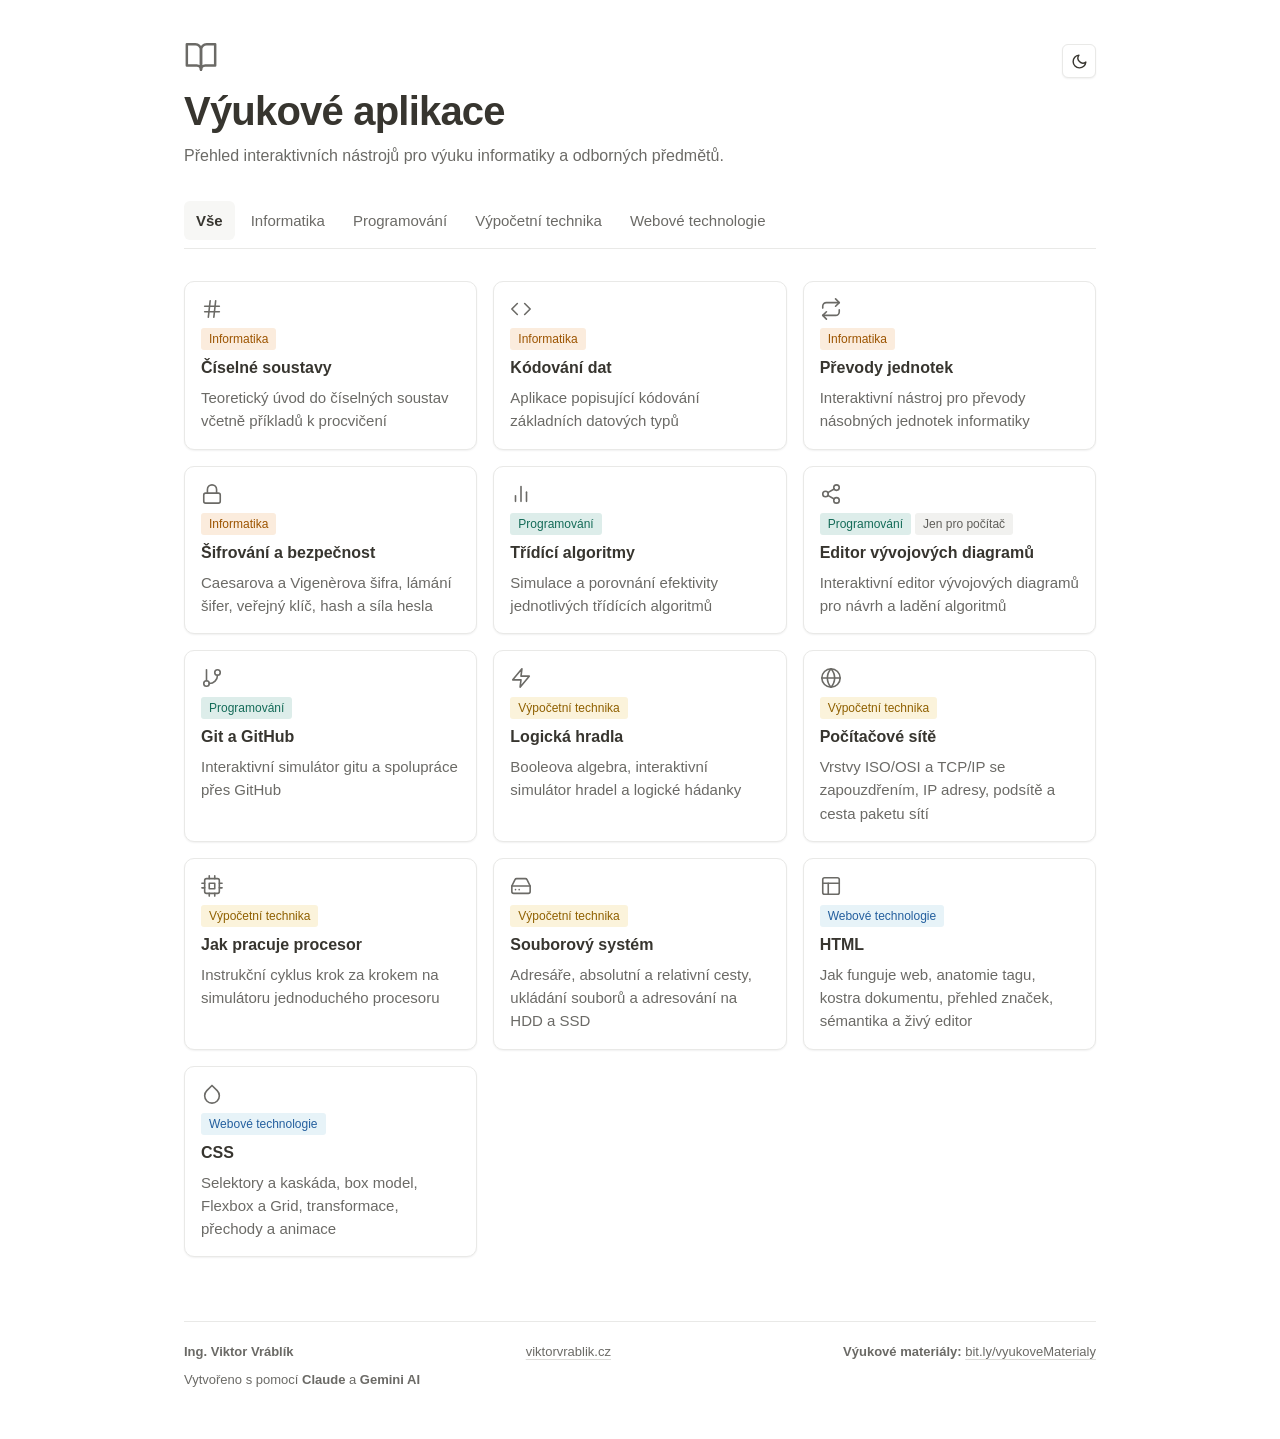
<file: index.html>
<!DOCTYPE html>
<html lang="cs">
<head>
    <meta charset="UTF-8">
    <meta name="viewport" content="width=device-width, initial-scale=1">
    <title>Výukové aplikace | Ing. Viktor Vráblík</title>
    <meta name="description" content="Interaktivní výukové aplikace pro informatiku, programování a výpočetní techniku — číselné soustavy, kódování dat, převody jednotek, třídící algoritmy, logická hradla, editor vývojových diagramů, simulátor gitu a základy HTML a CSS.">
    <meta name="author" content="Ing. Viktor Vráblík">
    <meta name="color-scheme" content="light dark">
    <meta name="theme-color" content="#ffffff">
    <link rel="icon" href="assets/favicon.svg" type="image/svg+xml">
    <meta property="og:type" content="website">
    <meta property="og:locale" content="cs_CZ">
    <meta property="og:title" content="Výukové aplikace">
    <meta property="og:description" content="Interaktivní nástroje pro výuku informatiky a odborných předmětů.">
    <link rel="stylesheet" href="assets/style.css">
    <script>
        // Nastaví motiv ještě před vykreslením, aby stránka neproblikla.
        (function () {
            try {
                var t = localStorage.getItem('va-theme');
                if (t !== 'light' && t !== 'dark') {
                    t = window.matchMedia('(prefers-color-scheme: dark)').matches ? 'dark' : 'light';
                }
                document.documentElement.setAttribute('data-theme', t);
            } catch (e) {}
        })();
    </script>
</head>
<body>

<a class="skip-link" href="#obsah">Přeskočit na obsah</a>

<div class="page">

    <header class="site-header">
        <div class="site-header__text">
            <svg class="page-icon" viewBox="0 0 24 24" fill="none" stroke="currentColor" stroke-width="2" stroke-linecap="round" stroke-linejoin="round" aria-hidden="true"><path d="M2 3h6a4 4 0 0 1 4 4v14a3 3 0 0 0-3-3H2z"></path><path d="M22 3h-6a4 4 0 0 0-4 4v14a3 3 0 0 1 3-3h7z"></path></svg>
            <h1>Výukové aplikace</h1>
            <p class="subtitle">Přehled interaktivních nástrojů pro výuku informatiky a odborných předmětů.</p>
        </div>
        <div class="site-header__actions">
            <button class="btn btn--icon theme-toggle" type="button" aria-pressed="false" title="Přepnout na tmavý režim">
                <span class="visually-hidden">Přepnout světlý a tmavý režim</span>
                <svg class="icon icon-moon" viewBox="0 0 24 24" fill="none" stroke="currentColor" stroke-width="2" stroke-linecap="round" stroke-linejoin="round" aria-hidden="true"><path d="M21 12.79A9 9 0 1 1 11.21 3 7 7 0 0 0 21 12.79z"></path></svg>
                <svg class="icon icon-sun" viewBox="0 0 24 24" fill="none" stroke="currentColor" stroke-width="2" stroke-linecap="round" stroke-linejoin="round" aria-hidden="true"><circle cx="12" cy="12" r="5"></circle><line x1="12" y1="1" x2="12" y2="3"></line><line x1="12" y1="21" x2="12" y2="23"></line><line x1="4.22" y1="4.22" x2="5.64" y2="5.64"></line><line x1="18.36" y1="18.36" x2="19.78" y2="19.78"></line><line x1="1" y1="12" x2="3" y2="12"></line><line x1="21" y1="12" x2="23" y2="12"></line><line x1="4.22" y1="19.78" x2="5.64" y2="18.36"></line><line x1="18.36" y1="5.64" x2="19.78" y2="4.22"></line></svg>
            </button>
        </div>
    </header>

    <nav class="tabs" id="filtry" aria-label="Filtr podle předmětu">
        <button class="tab active" type="button" aria-pressed="true" onclick="filter('all', this)">Vše</button>
        <button class="tab" type="button" aria-pressed="false" onclick="filter('inf', this)">Informatika</button>
        <button class="tab" type="button" aria-pressed="false" onclick="filter('prog', this)">Programování</button>
        <button class="tab" type="button" aria-pressed="false" onclick="filter('vypocet', this)">Výpočetní technika</button>
        <button class="tab" type="button" aria-pressed="false" onclick="filter('web', this)">Webové technologie</button>
    </nav>

    <main class="card-grid" id="grid" aria-label="Seznam aplikací" tabindex="-1">

        <a href="informatika/ciselne_soustavy.html" class="card" data-cat="inf">
            <svg class="card__icon" viewBox="0 0 24 24" fill="none" stroke="currentColor" stroke-width="2" stroke-linecap="round" stroke-linejoin="round" aria-hidden="true"><line x1="4" y1="9" x2="20" y2="9"></line><line x1="4" y1="15" x2="20" y2="15"></line><line x1="10" y1="3" x2="8" y2="21"></line><line x1="16" y1="3" x2="14" y2="21"></line></svg>
            <div class="tag-container"><span class="tag tag-math">Informatika</span></div>
            <div class="card-title">Číselné soustavy</div>
            <div class="card-desc">Teoretický úvod do číselných soustav včetně příkladů k procvičení</div>
        </a>

        <a href="informatika/kodovani_dat.html" class="card" data-cat="inf">
            <svg class="card__icon" viewBox="0 0 24 24" fill="none" stroke="currentColor" stroke-width="2" stroke-linecap="round" stroke-linejoin="round" aria-hidden="true"><polyline points="16 18 22 12 16 6"></polyline><polyline points="8 6 2 12 8 18"></polyline></svg>
            <div class="tag-container"><span class="tag tag-math">Informatika</span></div>
            <div class="card-title">Kódování dat</div>
            <div class="card-desc">Aplikace popisující kódování základních datových typů</div>
        </a>

        <a href="informatika/prevody_jednotek.html" class="card" data-cat="inf">
            <svg class="card__icon" viewBox="0 0 24 24" fill="none" stroke="currentColor" stroke-width="2" stroke-linecap="round" stroke-linejoin="round" aria-hidden="true"><polyline points="17 1 21 5 17 9"></polyline><path d="M3 11V9a4 4 0 0 1 4-4h14"></path><polyline points="7 23 3 19 7 15"></polyline><path d="M21 13v2a4 4 0 0 1-4 4H3"></path></svg>
            <div class="tag-container"><span class="tag tag-math">Informatika</span></div>
            <div class="card-title">Převody jednotek</div>
            <div class="card-desc">Interaktivní nástroj pro převody násobných jednotek informatiky</div>
        </a>

        <a href="informatika/sifrovani.html" class="card" data-cat="inf">
            <svg class="card__icon" viewBox="0 0 24 24" fill="none" stroke="currentColor" stroke-width="2" stroke-linecap="round" stroke-linejoin="round" aria-hidden="true"><rect x="3" y="11" width="18" height="11" rx="2" ry="2"></rect><path d="M7 11V7a5 5 0 0 1 10 0v4"></path></svg>
            <div class="tag-container"><span class="tag tag-math">Informatika</span></div>
            <div class="card-title">Šifrování a bezpečnost</div>
            <div class="card-desc">Caesarova a Vigenèrova šifra, lámání šifer, veřejný klíč, hash a síla hesla</div>
        </a>

        <a href="programovani/tridici_algoritmy.html" class="card" data-cat="prog">
            <svg class="card__icon" viewBox="0 0 24 24" fill="none" stroke="currentColor" stroke-width="2" stroke-linecap="round" stroke-linejoin="round" aria-hidden="true"><line x1="18" y1="20" x2="18" y2="10"></line><line x1="12" y1="20" x2="12" y2="4"></line><line x1="6" y1="20" x2="6" y2="14"></line></svg>
            <div class="tag-container"><span class="tag tag-physics">Programování</span></div>
            <div class="card-title">Třídící algoritmy</div>
            <div class="card-desc">Simulace a porovnání efektivity jednotlivých třídících algoritmů</div>
        </a>

        <a href="programovani/vyvojove_diagramy.html" class="card" data-cat="prog">
            <svg class="card__icon" viewBox="0 0 24 24" fill="none" stroke="currentColor" stroke-width="2" stroke-linecap="round" stroke-linejoin="round" aria-hidden="true"><circle cx="18" cy="5" r="3"></circle><circle cx="6" cy="12" r="3"></circle><circle cx="18" cy="19" r="3"></circle><line x1="8.59" y1="13.51" x2="15.42" y2="17.49"></line><line x1="15.41" y1="6.51" x2="8.59" y2="10.49"></line></svg>
            <div class="tag-container">
                <span class="tag tag-physics">Programování</span>
                <span class="tag tag-gray">Jen pro počítač</span>
            </div>
            <div class="card-title">Editor vývojových diagramů</div>
            <div class="card-desc">Interaktivní editor vývojových diagramů pro návrh a ladění algoritmů</div>
        </a>

        <a href="programovani/git_simulator.html" class="card" data-cat="prog">
            <svg class="card__icon" viewBox="0 0 24 24" fill="none" stroke="currentColor" stroke-width="2" stroke-linecap="round" stroke-linejoin="round" aria-hidden="true"><line x1="6" y1="3" x2="6" y2="15"></line><circle cx="18" cy="6" r="3"></circle><circle cx="6" cy="18" r="3"></circle><path d="M18 9a9 9 0 0 1-9 9"></path></svg>
            <div class="tag-container"><span class="tag tag-physics">Programování</span></div>
            <div class="card-title">Git a GitHub</div>
            <div class="card-desc">Interaktivní simulátor gitu a spolupráce přes GitHub</div>
        </a>

        <a href="vypocetni_technika/logicka_hradla.html" class="card" data-cat="vypocet">
            <svg class="card__icon" viewBox="0 0 24 24" fill="none" stroke="currentColor" stroke-width="2" stroke-linecap="round" stroke-linejoin="round" aria-hidden="true"><polygon points="13 2 3 14 12 14 11 22 21 10 12 10 13 2"></polygon></svg>
            <div class="tag-container"><span class="tag tag-cs">Výpočetní technika</span></div>
            <div class="card-title">Logická hradla</div>
            <div class="card-desc">Booleova algebra, interaktivní simulátor hradel a logické hádanky</div>
        </a>

        <a href="vypocetni_technika/pocitacove_site.html" class="card" data-cat="vypocet">
            <svg class="card__icon" viewBox="0 0 24 24" fill="none" stroke="currentColor" stroke-width="2" stroke-linecap="round" stroke-linejoin="round" aria-hidden="true"><circle cx="12" cy="12" r="10"></circle><line x1="2" y1="12" x2="22" y2="12"></line><path d="M12 2a15.3 15.3 0 0 1 4 10 15.3 15.3 0 0 1-4 10 15.3 15.3 0 0 1-4-10 15.3 15.3 0 0 1 4-10z"></path></svg>
            <div class="tag-container"><span class="tag tag-cs">Výpočetní technika</span></div>
            <div class="card-title">Počítačové sítě</div>
            <div class="card-desc">Vrstvy ISO/OSI a TCP/IP se zapouzdřením, IP adresy, podsítě a cesta paketu sítí</div>
        </a>

        <a href="vypocetni_technika/procesor.html" class="card" data-cat="vypocet">
            <svg class="card__icon" viewBox="0 0 24 24" fill="none" stroke="currentColor" stroke-width="2" stroke-linecap="round" stroke-linejoin="round" aria-hidden="true"><rect x="4" y="4" width="16" height="16" rx="2" ry="2"></rect><rect x="9" y="9" width="6" height="6"></rect><line x1="9" y1="1" x2="9" y2="4"></line><line x1="15" y1="1" x2="15" y2="4"></line><line x1="9" y1="20" x2="9" y2="23"></line><line x1="15" y1="20" x2="15" y2="23"></line><line x1="20" y1="9" x2="23" y2="9"></line><line x1="20" y1="14" x2="23" y2="14"></line><line x1="1" y1="9" x2="4" y2="9"></line><line x1="1" y1="14" x2="4" y2="14"></line></svg>
            <div class="tag-container"><span class="tag tag-cs">Výpočetní technika</span></div>
            <div class="card-title">Jak pracuje procesor</div>
            <div class="card-desc">Instrukční cyklus krok za krokem na simulátoru jednoduchého procesoru</div>
        </a>

        <a href="vypocetni_technika/souborovy_system.html" class="card" data-cat="vypocet">
            <svg class="card__icon" viewBox="0 0 24 24" fill="none" stroke="currentColor" stroke-width="2" stroke-linecap="round" stroke-linejoin="round" aria-hidden="true"><line x1="22" y1="12" x2="2" y2="12"></line><path d="M5.45 5.11L2 12v6a2 2 0 0 0 2 2h16a2 2 0 0 0 2-2v-6l-3.45-6.89A2 2 0 0 0 16.76 4H7.24a2 2 0 0 0-1.79 1.11z"></path><line x1="6" y1="16" x2="6.01" y2="16"></line><line x1="10" y1="16" x2="10.01" y2="16"></line></svg>
            <div class="tag-container"><span class="tag tag-cs">Výpočetní technika</span></div>
            <div class="card-title">Souborový systém</div>
            <div class="card-desc">Adresáře, absolutní a relativní cesty, ukládání souborů a adresování na HDD a SSD</div>
        </a>

        <a href="webove_technologie/html.html" class="card" data-cat="web">
            <svg class="card__icon" viewBox="0 0 24 24" fill="none" stroke="currentColor" stroke-width="2" stroke-linecap="round" stroke-linejoin="round" aria-hidden="true"><rect x="3" y="3" width="18" height="18" rx="2" ry="2"></rect><line x1="3" y1="9" x2="21" y2="9"></line><line x1="9" y1="21" x2="9" y2="9"></line></svg>
            <div class="tag-container"><span class="tag tag-blue">Webové technologie</span></div>
            <div class="card-title">HTML</div>
            <div class="card-desc">Jak funguje web, anatomie tagu, kostra dokumentu, přehled značek, sémantika a živý editor</div>
        </a>

        <a href="webove_technologie/css.html" class="card" data-cat="web">
            <svg class="card__icon" viewBox="0 0 24 24" fill="none" stroke="currentColor" stroke-width="2" stroke-linecap="round" stroke-linejoin="round" aria-hidden="true"><path d="M12 2.69l5.66 5.66a8 8 0 1 1-11.31 0z"></path></svg>
            <div class="tag-container"><span class="tag tag-blue">Webové technologie</span></div>
            <div class="card-title">CSS</div>
            <div class="card-desc">Selektory a kaskáda, box model, Flexbox a Grid, transformace, přechody a animace</div>
        </a>

    </main>

    <p class="muted text-sm" id="prazdno" style="display:none; margin-top: var(--space-6);">
        V této kategorii zatím žádná aplikace není.
    </p>

    <footer class="site-footer">
        <div class="site-footer__line">
            <span><strong>Ing. Viktor Vráblík</strong></span>
            <span><a href="https://viktorvrablik.cz" target="_blank" rel="noopener">viktorvrablik.cz</a></span>
            <span><strong>Výukové materiály:</strong> <a href="https://viktorvrablik.notion.site/V-ukov-materi-ly-989c7b813ff0494d84d5905f3e5a5e59" target="_blank" rel="noopener">bit.ly/vyukoveMaterialy</a></span>
        </div>
        <div class="site-footer__line">
            <span>Vytvořeno s pomocí <b>Claude</b> a <b>Gemini AI</b></span>
        </div>
    </footer>

</div>

<script src="assets/theme.js"></script>
<script>
    function filter(cat, btn) {
        var cards = document.querySelectorAll('.card');
        var visible = 0;

        cards.forEach(function (card) {
            var match = (cat === 'all' || card.dataset.cat === cat);
            card.style.display = match ? 'flex' : 'none';
            if (match) visible++;
        });

        document.getElementById('prazdno').style.display = visible ? 'none' : 'block';

        document.querySelectorAll('#filtry .tab').forEach(function (b) {
            var on = (b === btn);
            b.classList.toggle('active', on);
            b.setAttribute('aria-pressed', on ? 'true' : 'false');
        });
    }

    // Ovládání filtru šipkami
    document.getElementById('filtry').addEventListener('keydown', function (e) {
        if (e.key !== 'ArrowRight' && e.key !== 'ArrowLeft') return;
        var btns = Array.prototype.slice.call(this.querySelectorAll('.tab'));
        var i = btns.indexOf(document.activeElement);
        if (i === -1) return;
        e.preventDefault();
        btns[(i + (e.key === 'ArrowRight' ? 1 : btns.length - 1)) % btns.length].focus();
    });
</script>

</body>
</html>
</file>
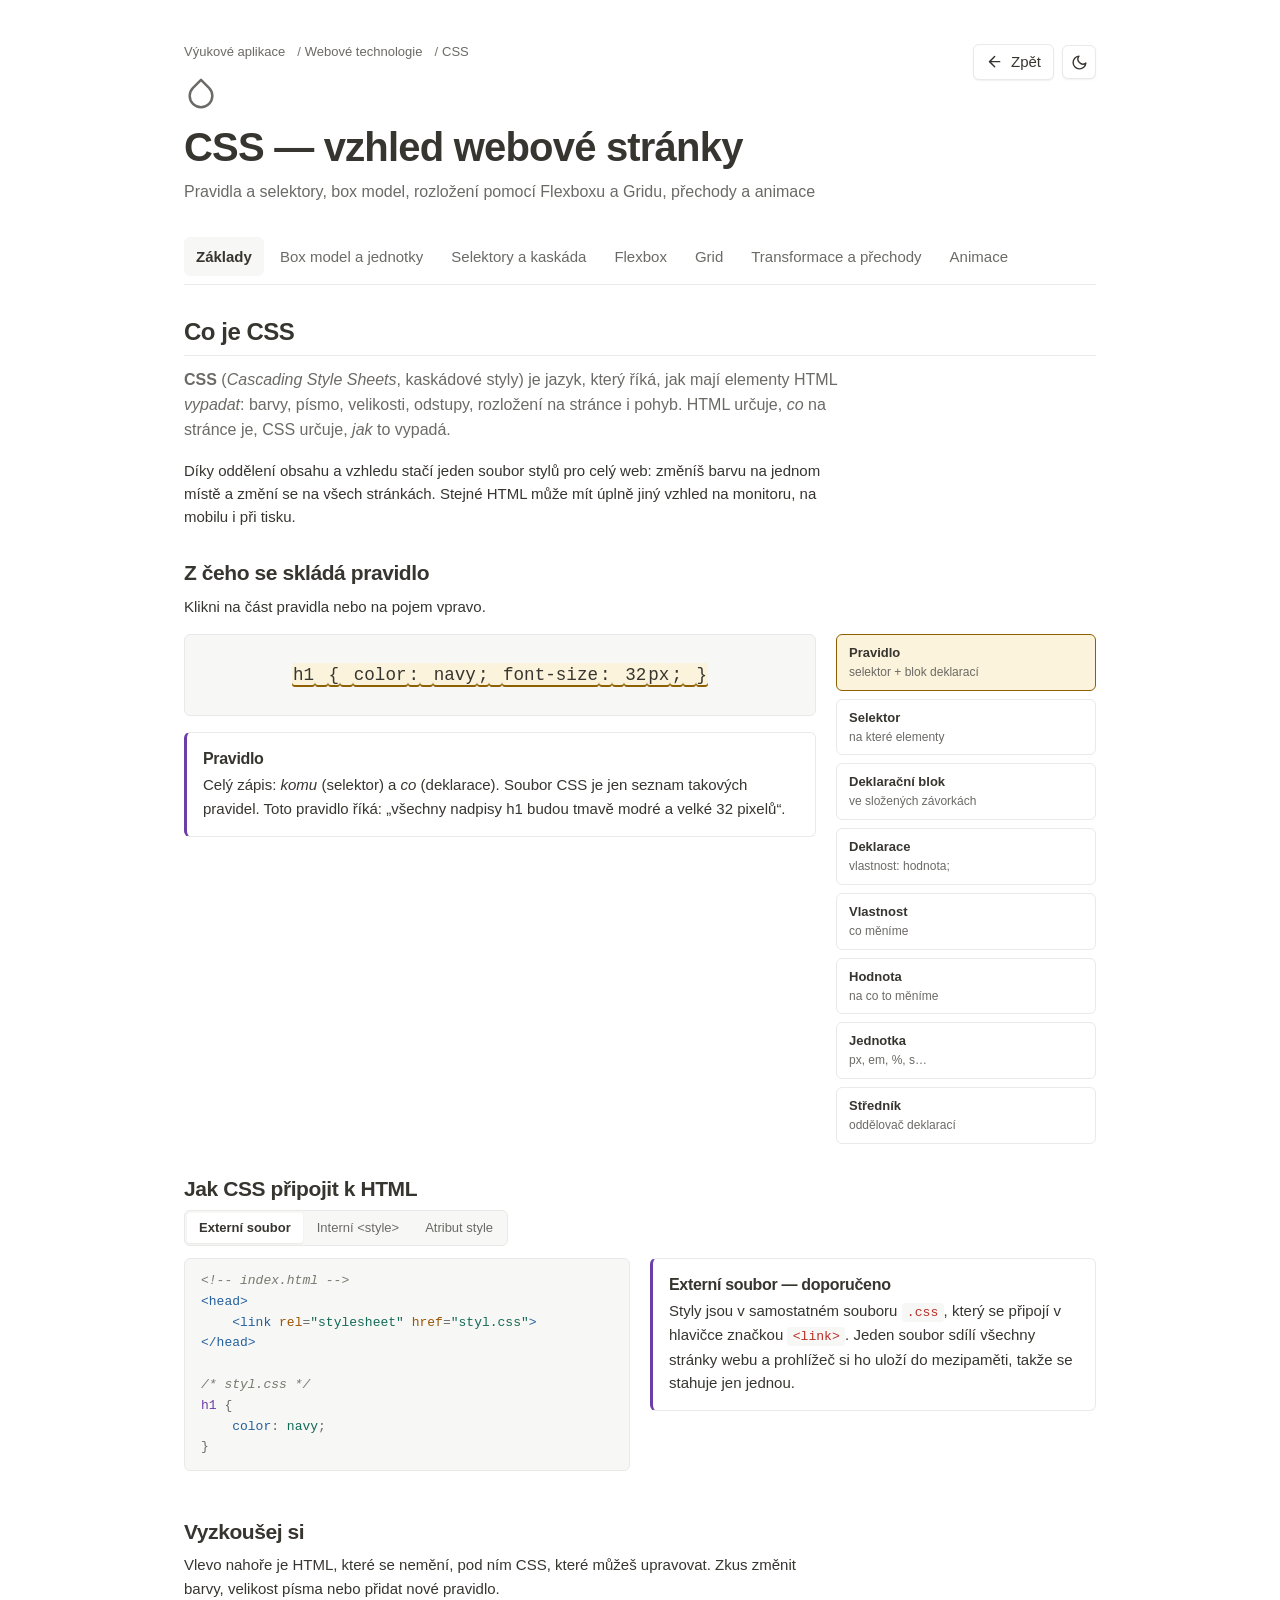
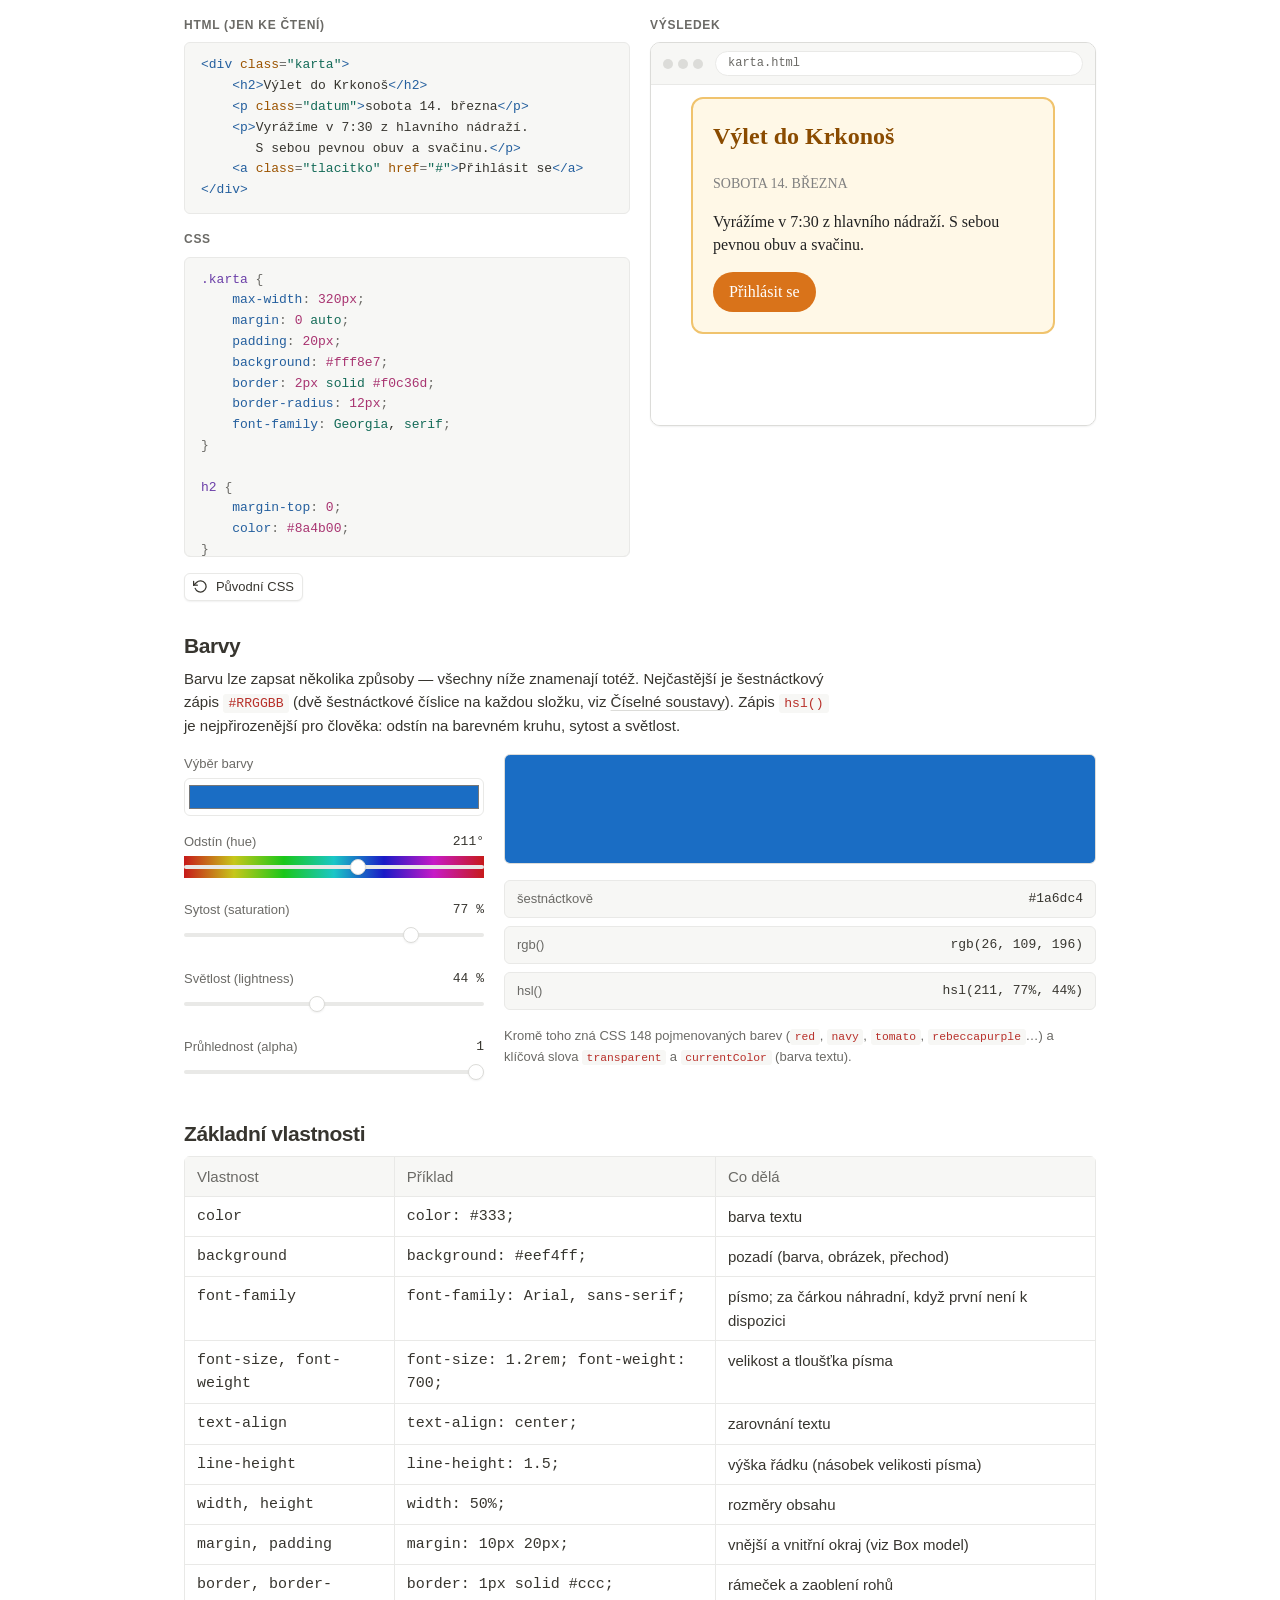
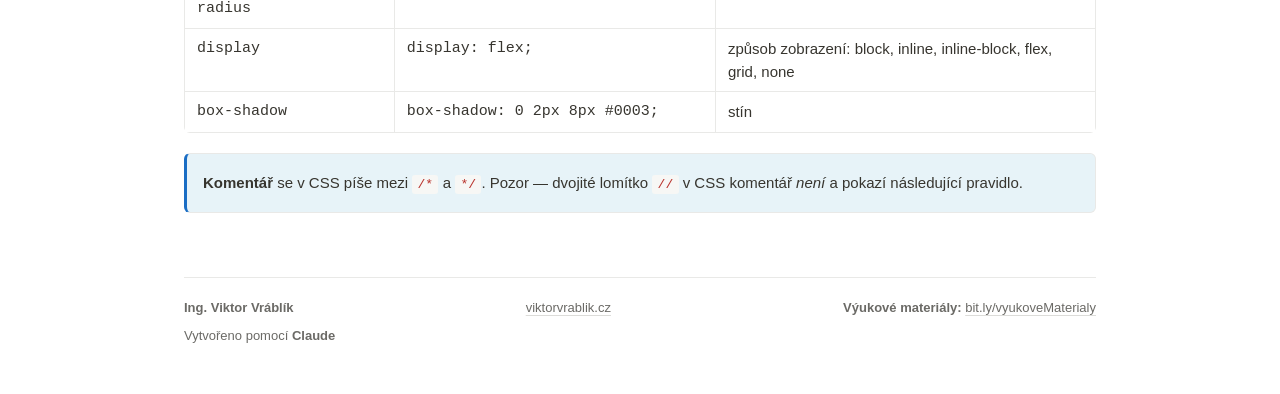
<file: Claude outputs/css.html>
<!DOCTYPE html>
<html lang="cs">
<head>
    <meta charset="UTF-8">
    <meta name="viewport" content="width=device-width, initial-scale=1">
    <title>CSS — vzhled webové stránky | Výukové aplikace</title>
    <meta name="description" content="Základy CSS: zápis pravidla, připojení stylu, barvy, box model a jednotky, selektory se specificitou a kaskádou, Flexbox, Grid, transformace, přechody a animace. S interaktivními ukázkami.">
    <meta name="author" content="Ing. Viktor Vráblík">
    <meta name="color-scheme" content="light dark">
    <meta name="theme-color" content="#ffffff">
    <link rel="icon" href="../assets/favicon.svg" type="image/svg+xml">
    <meta property="og:type" content="article">
    <meta property="og:locale" content="cs_CZ">
    <meta property="og:title" content="CSS — vzhled webové stránky">
    <meta property="og:description" content="Základy CSS, selektory, box model, Flexbox, Grid, přechody a animace s interaktivními ukázkami.">
    <link rel="stylesheet" href="../assets/style.css">
    <script>
        // Nastaví motiv ještě před vykreslením, aby stránka neproblikla.
        (function () {
            try {
                var t = localStorage.getItem('va-theme');
                if (t !== 'light' && t !== 'dark') {
                    t = window.matchMedia('(prefers-color-scheme: dark)').matches ? 'dark' : 'light';
                }
                document.documentElement.setAttribute('data-theme', t);
            } catch (e) {}
        })();
    </script>
    <style>
        /* ==================================================================
           Společné prvky stránek Webové technologie
           ================================================================== */

        .lead { font-size: var(--fs-md); color: var(--text-muted); max-width: 70ch; }
        .tab-content > p, .tab-content li { max-width: 78ch; }
        .mono { font-family: var(--font-mono); }
        .nowrap { white-space: nowrap; }
        .center { text-align: center; }
        .mt-4 { margin-top: var(--space-4); }
        .mt-6 { margin-top: var(--space-6); }
        .mb-0 { margin-bottom: 0 !important; }
        .ok   { color: var(--c-green); font-weight: 600; }
        .bad  { color: var(--c-red);   font-weight: 600; }
        .warn { color: var(--c-orange); font-weight: 600; }

        ol.steps { margin-bottom: var(--space-5); }
        ol.steps li { margin-bottom: var(--space-2); }

        /* Dvousloupcové rozložení, na mobilu pod sebou */
        .two-col {
            display: grid;
            grid-template-columns: repeat(auto-fit, minmax(min(100%, 300px), 1fr));
            gap: var(--space-5);
            align-items: start;
            margin-bottom: var(--space-5);
        }
        .two-col > * { min-width: 0; }

        /* Ovládání vlevo, náhled vpravo (na mobilu pod sebou) */
        .lab {
            display: grid;
            grid-template-columns: minmax(0, 300px) minmax(0, 1fr);
            gap: var(--space-5);
            align-items: start;
            margin-bottom: var(--space-5);
        }
        .lab > * { min-width: 0; }
        .lab--side { grid-template-columns: minmax(0, 1fr) minmax(0, 260px); }
        .lab--side-w { grid-template-columns: minmax(0, 1fr) minmax(0, 300px); }
        @media (max-width: 760px) { .lab, .lab--side, .lab--side-w { grid-template-columns: minmax(0, 1fr); } }

        .ctrl { margin-bottom: var(--space-4); }
        .ctrl:last-child { margin-bottom: 0; }
        .ctrl > label, .ctrl > .ctrl__label {
            display: flex;
            justify-content: space-between;
            gap: var(--space-2);
            margin-bottom: var(--space-1);
            font-size: var(--fs-sm);
            font-weight: 500;
            color: var(--text-muted);
        }
        .ctrl output, .ctrl .val { font-family: var(--font-mono); color: var(--text); }
        .ctrl input[type="range"] { width: 100%; }
        .ctrl select, .ctrl input[type="text"] { width: 100%; }
        .ctrl--row { display: flex; flex-wrap: wrap; gap: var(--space-2); }

        select.input { padding-right: var(--space-6); }

        /* Segmentový přepínač */
        .seg {
            display: inline-flex;
            flex-wrap: wrap;
            gap: 2px;
            padding: 2px;
            background: var(--surface-sunken);
            border: 1px solid var(--border);
            border-radius: var(--radius-md);
        }
        .seg button {
            min-height: 30px;
            padding: var(--space-1) var(--space-3);
            font: inherit;
            font-size: var(--fs-sm);
            font-weight: 500;
            color: var(--text-muted);
            background: transparent;
            border: 0;
            border-radius: var(--radius-sm);
            cursor: pointer;
        }
        .seg button:hover { color: var(--text); background: var(--hover-bg); }
        .seg button[aria-pressed="true"] {
            color: var(--text);
            font-weight: 600;
            background: var(--surface);
            box-shadow: var(--shadow-sm);
        }
        .seg--mono button { font-family: var(--font-mono); font-size: var(--fs-xs); }

        /* Čipy (rychlá volba) */
        .chips { display: flex; flex-wrap: wrap; gap: var(--space-2); margin-bottom: var(--space-4); }
        .chip {
            padding: 3px var(--space-2);
            font-family: var(--font-mono);
            font-size: var(--fs-xs);
            color: var(--text);
            background: var(--surface-sunken);
            border: 1px solid var(--border);
            border-radius: var(--radius-sm);
            cursor: pointer;
        }
        .chip:hover { border-color: var(--border-strong); background: var(--hover-bg); }
        .chip[aria-pressed="true"] { border-color: var(--accent); background: var(--accent-soft); color: var(--c-blue); }

        /* ---------- Okno prohlížeče s náhledem ---------- */
        .browser {
            overflow: hidden;
            background: var(--surface);
            border: 1px solid var(--border-strong);
            border-radius: var(--radius-lg);
            box-shadow: var(--shadow-sm);
            margin-bottom: var(--space-4);
        }
        .browser__bar {
            display: flex;
            align-items: center;
            gap: var(--space-3);
            padding: var(--space-2) var(--space-3);
            background: var(--surface-sunken);
            border-bottom: 1px solid var(--border);
        }
        .browser__dots { display: flex; gap: 5px; flex: none; }
        .browser__dots span { width: 10px; height: 10px; border-radius: var(--radius-full); background: var(--border-strong); }
        .browser__url {
            flex: 1;
            min-width: 0;
            padding: 2px var(--space-3);
            font-family: var(--font-mono);
            font-size: var(--fs-xs);
            color: var(--text-muted);
            background: var(--surface);
            border: 1px solid var(--border);
            border-radius: var(--radius-full);
            white-space: nowrap;
            overflow: hidden;
            text-overflow: ellipsis;
        }
        .browser iframe {
            display: block;
            width: 100%;
            height: var(--frame-h, 260px);
            border: 0;
            background: #ffffff;
        }

        /* ---------- Kód se zvýrazněním syntaxe ---------- */
        .code {
            margin: 0 0 var(--space-4);
            padding: var(--space-3) var(--space-4);
            font-family: var(--font-mono);
            font-size: var(--fs-sm);
            line-height: 1.6;
            color: var(--text);
            background: var(--surface-sunken);
            border: 1px solid var(--border);
            border-radius: var(--radius-md);
            white-space: pre;
            overflow-x: auto;
            tab-size: 4;
        }
        .code--wrap { white-space: pre-wrap; overflow-wrap: anywhere; }
        .hl-tag   { color: var(--c-blue); }
        .hl-attr  { color: var(--c-orange); }
        .hl-val   { color: var(--c-green); }
        .hl-com   { color: var(--text-faint); font-style: italic; }
        .hl-doc   { color: var(--c-purple); }
        .hl-ent   { color: var(--c-pink); }
        .hl-sel   { color: var(--c-purple); }
        .hl-prop  { color: var(--c-blue); }
        .hl-num   { color: var(--c-pink); }
        .hl-at    { color: var(--c-red); }
        .hl-punc  { color: var(--text-muted); }

        /* Editovatelný kód: průhledný textarea nad zvýrazněným <pre> */
        .code-edit {
            position: relative;
            margin-bottom: var(--space-4);
            background: var(--surface-sunken);
            border: 1px solid var(--border);
            border-radius: var(--radius-md);
            height: var(--edit-h, 260px);
            overflow: hidden;
        }
        .code-edit:focus-within { border-color: var(--accent); box-shadow: 0 0 0 3px var(--selection); }
        .code-edit pre, .code-edit textarea {
            position: absolute;
            inset: 0;
            margin: 0;
            padding: var(--space-3) var(--space-4);
            font-family: var(--font-mono);
            font-size: var(--fs-sm);
            line-height: 1.6;
            white-space: pre;
            tab-size: 4;
            overflow: auto;
            border: 0;
            letter-spacing: normal;
            word-spacing: normal;
        }
        .code-edit pre { pointer-events: none; color: var(--text); background: transparent; }
        .code-edit textarea {
            resize: none;
            color: transparent;
            caret-color: var(--text);
            background: transparent;
            outline: none;
            overflow-wrap: normal;
        }
        .code-edit textarea::selection { background: var(--selection); color: transparent; }

        /* ---------- Klikací rozbor kódu (anatomie) ---------- */
        .anat {
            padding: var(--space-5) var(--space-4);
            margin-bottom: var(--space-4);
            font-family: var(--font-mono);
            font-size: clamp(0.85rem, 0.65rem + 0.7vw, 1.1rem);
            line-height: 2.3;
            text-align: center;
            background: var(--surface-sunken);
            border: 1px solid var(--border);
            border-radius: var(--radius-md);
            white-space: pre-wrap;
            overflow-wrap: anywhere;
        }
        .anat span[data-p] {
            padding: 2px 1px;
            border-radius: var(--radius-sm);
            cursor: pointer;
            transition: background var(--dur-fast) var(--ease), box-shadow var(--dur-fast) var(--ease);
        }
        .anat span[data-p].on { background: var(--c-yellow-bg); box-shadow: 0 -2px 0 var(--c-yellow) inset; }
        .terms { display: flex; flex-direction: column; gap: var(--space-2); }
        .term {
            display: block;
            width: 100%;
            padding: var(--space-2) var(--space-3);
            text-align: left;
            font: inherit;
            font-size: var(--fs-sm);
            color: var(--text);
            background: var(--surface);
            border: 1px solid var(--border);
            border-radius: var(--radius-md);
            cursor: pointer;
        }
        .term:hover { background: var(--hover-bg); }
        .term[aria-pressed="true"] { border-color: var(--c-yellow); background: var(--c-yellow-bg); }
        .term b { display: block; }
        .term span { display: block; color: var(--text-muted); font-size: var(--fs-xs); }

        .explain {
            padding: var(--space-4);
            margin-bottom: var(--space-4);
            background: var(--surface);
            border: 1px solid var(--border);
            border-left: 3px solid var(--c-purple);
            border-radius: var(--radius-md);
            min-height: 4.5em;
        }
        .explain h4 { margin-top: 0; }
        .explain p:last-child { margin-bottom: 0; }

        /* Číslované řádky kódu, klikací */
        .lines {
            margin-bottom: var(--space-4);
            font-family: var(--font-mono);
            font-size: var(--fs-sm);
            line-height: 1.6;
            background: var(--surface-sunken);
            border: 1px solid var(--border);
            border-radius: var(--radius-md);
            overflow-x: auto;
            padding: var(--space-2) 0;
        }
        .lines button {
            display: flex;
            width: 100%;
            min-width: max-content;
            padding: 1px var(--space-3) 1px 0;
            font: inherit;
            text-align: left;
            color: var(--text);
            background: transparent;
            border: 0;
            border-left: 3px solid transparent;
            cursor: pointer;
            white-space: pre;
        }
        .lines button:hover { background: var(--hover-bg); }
        .lines button[aria-pressed="true"] { background: var(--c-yellow-bg); border-left-color: var(--c-yellow); }
        .lines button.dim { opacity: 0.55; }
        .lines .ln {
            flex: none;
            width: 2.6em;
            padding-right: var(--space-3);
            text-align: right;
            color: var(--text-faint);
            user-select: none;
        }

        .stat-grid {
            display: grid;
            grid-template-columns: repeat(auto-fill, minmax(160px, 1fr));
            gap: var(--space-3);
            margin-bottom: var(--space-5);
        }
        .stat {
            padding: var(--space-3) var(--space-4);
            background: var(--surface-sunken);
            border: 1px solid var(--border);
            border-radius: var(--radius-md);
            min-width: 0;
        }
        .stat__label { display: block; font-size: var(--fs-xs); color: var(--text-muted); margin-bottom: 2px; }
        .stat__value { display: block; font-family: var(--font-mono); font-size: var(--fs-md); font-weight: 600; overflow-wrap: anywhere; }

        .toolbar { display: flex; flex-wrap: wrap; align-items: center; gap: var(--space-2); margin-bottom: var(--space-3); }
        .toolbar .spacer { flex: 1; }

        .msg-list { list-style: none; margin: 0 0 var(--space-4); padding: 0; }
        .msg-list li {
            display: flex;
            gap: var(--space-2);
            padding: var(--space-2) var(--space-3);
            margin-bottom: var(--space-2);
            font-size: var(--fs-sm);
            border-radius: var(--radius-md);
            border: 1px solid var(--border);
            max-width: none;
        }
        .msg-list li.err  { background: var(--c-red-bg);    border-color: transparent; }
        .msg-list li.warn { background: var(--c-yellow-bg); border-color: transparent; }
        .msg-list li.good { background: var(--c-green-bg);  border-color: transparent; }
        .msg-list .msg__kind { flex: none; font-weight: 600; min-width: 5.5em; }


        /* ==================================================================
           Specifika stránky CSS
           ================================================================== */

        /* Plocha s náhledem (obsah je ve stínovém DOM, aby se styly nemíchaly se stránkou) */
        .stage-host { display: block; }
        .browser .stage-host { min-height: var(--frame-h, 200px); }

        .formula {
            padding: var(--space-3) var(--space-4);
            margin-bottom: var(--space-4);
            font-family: var(--font-mono);
            font-size: var(--fs-sm);
            line-height: var(--lh-relaxed);
            background: var(--surface-sunken);
            border: 1px solid var(--border);
            border-left: 3px solid var(--c-purple);
            border-radius: var(--radius-md);
            overflow-x: auto;
        }

        .two-col.tight { grid-template-columns: repeat(auto-fit, minmax(min(100%, 170px), 1fr)); }

        /* Barvy */
        .swatch {
            height: 110px;
            margin-bottom: var(--space-4);
            border: 1px solid var(--border-strong);
            border-radius: var(--radius-md);
            background-image: linear-gradient(45deg, #ccc 25%, transparent 25%), linear-gradient(-45deg, #ccc 25%, transparent 25%),
                linear-gradient(45deg, transparent 75%, #ccc 75%), linear-gradient(-45deg, transparent 75%, #ccc 75%);
            background-size: 16px 16px;
            background-position: 0 0, 0 8px, 8px -8px, -8px 0;
            background-color: #fff;
            overflow: hidden;
        }
        .swatch > div { width: 100%; height: 100%; }
        .color-codes { display: grid; gap: var(--space-2); margin-bottom: var(--space-4); }
        .color-codes div {
            display: flex;
            justify-content: space-between;
            gap: var(--space-3);
            padding: var(--space-2) var(--space-3);
            font-family: var(--font-mono);
            font-size: var(--fs-sm);
            background: var(--surface-sunken);
            border: 1px solid var(--border);
            border-radius: var(--radius-md);
        }
        .color-codes span { color: var(--text-muted); font-family: var(--font-sans); }
        input[type="color"] { width: 100%; height: 38px; padding: 2px; border: 1px solid var(--border); border-radius: var(--radius-md); background: var(--surface); cursor: pointer; }

        /* Box model */
        .bm-stage {
            display: flex;
            align-items: center;
            justify-content: center;
            min-height: 280px;
            padding: var(--space-4);
            margin-bottom: var(--space-4);
            background: var(--surface-sunken);
            border: 1px solid var(--border);
            border-radius: var(--radius-md);
            overflow: auto;
        }
        .bm-margin { display: flow-root; background: repeating-linear-gradient(45deg, #f9cc9d, #f9cc9d 6px, #fbdcbb 6px, #fbdcbb 12px); }
        .bm-box {
            display: flex;
            align-items: center;
            justify-content: center;
            border-style: solid;
            border-color: #f3c84a;
            background: linear-gradient(#8cb6e8, #8cb6e8) content-box, #b9dcb0 padding-box;
            color: #1b2b44;
            font-family: var(--font-mono);
            font-size: var(--fs-xs);
            text-align: center;
            overflow: hidden;
        }
        .legend__swatch.lg-m { background: #f9cc9d; }
        .legend__swatch.lg-b { background: #f3c84a; }
        .legend__swatch.lg-p { background: #b9dcb0; }
        .legend__swatch.lg-c { background: #8cb6e8; }

        /* Jednotky */
        .units { display: grid; gap: var(--space-2); margin-bottom: var(--space-4); }
        .unit-row { display: grid; grid-template-columns: 6.5em minmax(0, 1fr) 5.5em; align-items: center; gap: var(--space-3); font-size: var(--fs-sm); }
        .unit-row code { justify-self: start; }
        .unit-bar { height: 22px; border-radius: var(--radius-sm); background: var(--c-blue); max-width: 100%; transition: width var(--dur-base) var(--ease); }
        .unit-row .val { font-family: var(--font-mono); text-align: right; color: var(--text-muted); }
        .unit-track { position: relative; min-width: 0; }

        /* Selektory */
        .sel-input { font-family: var(--font-mono); font-size: var(--fs-md); }
        .sel-status { min-height: 1.6em; margin-bottom: var(--space-3); font-size: var(--fs-sm); }
        .spec {
            display: inline-flex;
            gap: 2px;
            font-family: var(--font-mono);
            font-weight: 600;
            vertical-align: middle;
        }
        .spec span { min-width: 1.9em; padding: 1px 6px; text-align: center; border-radius: var(--radius-sm); }
        .spec .sa { background: var(--c-red-bg); color: var(--c-red); }
        .spec .sb { background: var(--c-blue-bg); color: var(--c-blue); }
        .spec .sc { background: var(--c-green-bg); color: var(--c-green); }
        .duel-rule {
            display: grid;
            grid-template-columns: auto minmax(0, 1fr) auto auto;
            align-items: center;
            gap: var(--space-3);
            padding: var(--space-2) var(--space-3);
            margin-bottom: var(--space-2);
            background: var(--surface);
            border: 1px solid var(--border);
            border-radius: var(--radius-md);
            font-size: var(--fs-sm);
        }
        .duel-rule.off { opacity: 0.5; }
        .duel-rule.win { border-color: var(--c-green); box-shadow: 0 0 0 1px var(--c-green); background: var(--c-green-bg); }
        .duel-rule code { background: none; padding: 0; color: var(--text); font-size: var(--fs-sm); white-space: nowrap; overflow: hidden; text-overflow: ellipsis; }
        .duel-rule label { display: inline-flex; align-items: center; gap: 4px; color: var(--text-muted); font-size: var(--fs-xs); white-space: nowrap; }
        @media (max-width: 560px) { .duel-rule { grid-template-columns: auto minmax(0, 1fr); } .duel-rule .spec, .duel-rule label.imp { grid-column: 2; } }

        /* Flexbox a Grid */
        .playground {
            position: relative;
            margin-bottom: var(--space-4);
            padding: var(--space-6) var(--space-3) var(--space-3) var(--space-6);
            background: var(--surface-sunken);
            border: 1px solid var(--border);
            border-radius: var(--radius-md);
            overflow: hidden;
        }
        .pg-box {
            position: relative;
            min-height: 260px;
            padding: 8px;
            background: var(--surface);
            border: 2px dashed var(--border-strong);
            border-radius: var(--radius-md);
        }
        .pg-item {
            display: flex;
            align-items: center;
            justify-content: center;
            min-width: 44px;
            min-height: 44px;
            padding: var(--space-2) var(--space-3);
            font-family: var(--font-mono);
            font-weight: 700;
            font-size: var(--fs-sm);
            color: var(--text);
            border: 2px solid transparent;
            border-radius: var(--radius-md);
            cursor: pointer;
            user-select: none;
            transition: border-color var(--dur-fast) var(--ease);
        }
        .pg-item:focus-visible { outline-offset: 2px; }
        .pg-item.sel { border-color: var(--text); box-shadow: var(--shadow-md); }
        .pg-item:nth-child(6n+1) { background: var(--c-blue-bg); }
        .pg-item:nth-child(6n+2) { background: var(--c-orange-bg); }
        .pg-item:nth-child(6n+3) { background: var(--c-green-bg); }
        .pg-item:nth-child(6n+4) { background: var(--c-purple-bg); }
        .pg-item:nth-child(6n+5) { background: var(--c-pink-bg); }
        .pg-item:nth-child(6n+6) { background: var(--c-yellow-bg); }
        .pg-box.varied .pg-item:nth-child(3n+2) { padding-top: 22px; padding-bottom: 22px; }
        .pg-box.varied .pg-item:nth-child(3n) { padding-left: 30px; padding-right: 30px; }

        .axis {
            position: absolute;
            display: flex;
            align-items: center;
            gap: 4px;
            font-size: var(--fs-xs);
            font-weight: 600;
            white-space: nowrap;
            pointer-events: none;
        }
        .axis--main { color: var(--c-red); }
        .axis--cross { color: var(--c-blue); }
        .axis i { display: block; background: currentColor; }
        .axis--h { left: var(--space-6); right: var(--space-3); top: 4px; height: 16px; }
        .axis--h i { flex: 1; height: 2px; }
        .axis--v { top: var(--space-6); bottom: var(--space-3); left: 4px; width: 16px; flex-direction: column; }
        .axis--v i { flex: 1; width: 2px; }
        .axis--v b { writing-mode: vertical-rl; }
        .axis .arr { flex: none; width: 0; height: 0; background: none; border: 5px solid transparent; }
        .axis--h .arr.fw { border-left: 8px solid currentColor; border-right: 0; }
        .axis--h .arr.bw { border-right: 8px solid currentColor; border-left: 0; }
        .axis--v .arr.fw { border-top: 8px solid currentColor; border-bottom: 0; }
        .axis--v .arr.bw { border-bottom: 8px solid currentColor; border-top: 0; }

        .grid-lines { position: absolute; inset: 0; pointer-events: none; }
        .grid-lines .gl {
            position: absolute;
            border: 0 dashed var(--c-purple);
            opacity: 0.85;
        }
        .grid-lines .gl--v { top: 0; bottom: 0; border-left-width: 1px; }
        .grid-lines .gl--h { left: 0; right: 0; border-top-width: 1px; }
        .grid-lines .gn {
            position: absolute;
            padding: 0 4px;
            font-family: var(--font-mono);
            font-size: 10px;
            font-weight: 700;
            color: #fff;
            background: var(--c-purple);
            border-radius: var(--radius-sm);
            transform: translate(-50%, -50%);
        }
        .item-panel {
            padding: var(--space-3);
            margin-top: var(--space-4);
            background: var(--surface);
            border: 1px solid var(--border);
            border-radius: var(--radius-md);
        }
        .item-panel h4 { margin: 0 0 var(--space-3); }

        .areas-box {
            display: grid;
            gap: 8px;
            min-height: 260px;
            padding: 8px;
            background: var(--surface);
            border: 2px dashed var(--border-strong);
            border-radius: var(--radius-md);
            margin-bottom: var(--space-4);
        }
        .areas-box > div {
            display: flex;
            align-items: center;
            justify-content: center;
            min-height: 40px;
            padding: var(--space-2);
            font-family: var(--font-mono);
            font-size: var(--fs-xs);
            font-weight: 600;
            border-radius: var(--radius-md);
        }

        /* Přechody a transformace */
        .tr-stage {
            position: relative;
            height: 170px;
            padding: var(--space-4);
            margin-bottom: var(--space-4);
            background: var(--surface-sunken);
            border: 1px solid var(--border);
            border-radius: var(--radius-md);
            overflow: hidden;
        }
        .tr-box {
            position: absolute;
            left: 24px;
            top: 50px;
            width: 70px;
            height: 70px;
            border-radius: 10px;
            background: #1a6dc4;
            opacity: 1;
        }
        .tr-box.b {
            width: 110px;
            border-radius: 50%;
            background: #e8890c;
            transform: translateX(var(--tr-dist, 200px)) rotate(180deg);
            opacity: 0.5;
        }
        .curve { width: 100%; max-width: 260px; display: block; margin: 0 auto var(--space-3); }
        .curve .grid { stroke: var(--border); stroke-width: 1; }
        .curve .axis-l { stroke: var(--text-faint); stroke-width: 1; }
        .curve .handle { stroke: var(--text-faint); stroke-width: 1.2; stroke-dasharray: 3 3; }
        .curve .knob { fill: var(--c-pink); }
        .curve .path { fill: none; stroke: var(--c-blue); stroke-width: 3; stroke-linecap: round; }
        .curve text { fill: var(--text-muted); font-size: 10px; font-family: var(--font-sans); }

        .race { margin-bottom: var(--space-4); }
        .lane { display: grid; grid-template-columns: 8.5em minmax(0, 1fr); gap: var(--space-3); align-items: center; margin-bottom: var(--space-2); }
        .lane code { font-size: var(--fs-xs); justify-self: start; }
        .lane__track { position: relative; height: 24px; background: var(--surface-sunken); border: 1px solid var(--border); border-radius: var(--radius-full); }
        .lane__dot {
            position: absolute;
            top: 2px;
            left: 2px;
            width: 18px;
            height: 18px;
            border-radius: var(--radius-full);
            background: var(--c-blue);
        }
        .race.go .lane__dot { left: calc(100% - 20px); }

        .tf-stage {
            position: relative;
            display: flex;
            align-items: center;
            justify-content: center;
            height: 260px;
            margin-bottom: var(--space-4);
            background: var(--surface-sunken);
            border: 1px solid var(--border);
            border-radius: var(--radius-md);
            overflow: hidden;
        }
        .tf-ghost, .tf-box {
            position: absolute;
            width: 90px;
            height: 90px;
            border-radius: 8px;
        }
        .tf-ghost { border: 2px dashed var(--border-strong); }
        .tf-box {
            display: flex;
            align-items: center;
            justify-content: center;
            font-weight: 700;
            color: #fff;
            background: linear-gradient(135deg, #1a6dc4, #6b3fa8);
        }
        .tf-origin { position: absolute; width: 10px; height: 10px; margin: -5px 0 0 -5px; border-radius: 50%; background: var(--c-red); box-shadow: 0 0 0 2px #fff; }

        /* Animace */
        .timeline { position: relative; height: 34px; margin: var(--space-2) 0 var(--space-4); }
        .timeline__bar { position: absolute; left: 0; right: 0; top: 14px; height: 6px; background: var(--surface-sunken); border: 1px solid var(--border); border-radius: var(--radius-full); }
        .timeline__fill { position: absolute; left: 0; top: 14px; height: 6px; background: var(--c-blue); border-radius: var(--radius-full); }
        .timeline__mark { position: absolute; top: 9px; width: 2px; height: 16px; margin-left: -1px; background: var(--c-pink); }
        .timeline__lbl { position: absolute; top: 24px; transform: translateX(-50%); font-family: var(--font-mono); font-size: 10px; color: var(--text-muted); }
        .timeline__head { position: absolute; top: 6px; width: 14px; height: 22px; margin-left: -7px; border-radius: 4px; background: var(--text); }
    </style>
</head>
<body>

<a class="skip-link" href="#obsah">Přeskočit na obsah</a>

<div class="page">

    <header class="site-header">
        <div class="site-header__text">
            <nav class="breadcrumb" aria-label="Drobečková navigace">
                <a href="../index.html">Výukové aplikace</a>
                <span class="breadcrumb__sep" aria-hidden="true">/</span>
                <a href="../index.html#filtry" data-cat="web">Webové technologie</a>
                <span class="breadcrumb__sep" aria-hidden="true">/</span>
                <span class="breadcrumb__current" aria-current="page">CSS</span>
            </nav>
            <svg class="page-icon" viewBox="0 0 24 24" fill="none" stroke="currentColor" stroke-width="2" stroke-linecap="round" stroke-linejoin="round" aria-hidden="true"><path d="M12 2.69l5.66 5.66a8 8 0 1 1-11.31 0z"></path></svg>
            <h1>CSS — vzhled webové stránky</h1>
            <p class="subtitle">Pravidla a selektory, box model, rozložení pomocí Flexboxu a Gridu, přechody a animace</p>
        </div>
        <div class="site-header__actions">
            <a class="btn" href="../index.html">
                <svg class="icon" viewBox="0 0 24 24" fill="none" stroke="currentColor" stroke-width="2" stroke-linecap="round" stroke-linejoin="round" aria-hidden="true"><line x1="19" y1="12" x2="5" y2="12"></line><polyline points="12 19 5 12 12 5"></polyline></svg>
                Zpět
            </a>
            <button class="btn btn--icon theme-toggle" type="button" aria-pressed="false" title="Přepnout na tmavý režim">
                <span class="visually-hidden">Přepnout světlý a tmavý režim</span>
                <svg class="icon icon-moon" viewBox="0 0 24 24" fill="none" stroke="currentColor" stroke-width="2" stroke-linecap="round" stroke-linejoin="round" aria-hidden="true"><path d="M21 12.79A9 9 0 1 1 11.21 3 7 7 0 0 0 21 12.79z"></path></svg>
                <svg class="icon icon-sun" viewBox="0 0 24 24" fill="none" stroke="currentColor" stroke-width="2" stroke-linecap="round" stroke-linejoin="round" aria-hidden="true"><circle cx="12" cy="12" r="5"></circle><line x1="12" y1="1" x2="12" y2="3"></line><line x1="12" y1="21" x2="12" y2="23"></line><line x1="4.22" y1="4.22" x2="5.64" y2="5.64"></line><line x1="18.36" y1="18.36" x2="19.78" y2="19.78"></line><line x1="1" y1="12" x2="3" y2="12"></line><line x1="21" y1="12" x2="23" y2="12"></line><line x1="4.22" y1="19.78" x2="5.64" y2="18.36"></line><line x1="18.36" y1="5.64" x2="19.78" y2="4.22"></line></svg>
            </button>
        </div>
    </header>

<main id="obsah" tabindex="-1">

    <div class="tabs" role="tablist" aria-label="Kapitoly">
        <button class="tab active" type="button" role="tab" id="t-zaklady" aria-controls="zaklady" aria-selected="true" tabindex="0">Základy</button>
        <button class="tab" type="button" role="tab" id="t-box" aria-controls="box" aria-selected="false" tabindex="-1">Box model a jednotky</button>
        <button class="tab" type="button" role="tab" id="t-selektory" aria-controls="selektory" aria-selected="false" tabindex="-1">Selektory a kaskáda</button>
        <button class="tab" type="button" role="tab" id="t-flex" aria-controls="flex" aria-selected="false" tabindex="-1">Flexbox</button>
        <button class="tab" type="button" role="tab" id="t-grid" aria-controls="grid" aria-selected="false" tabindex="-1">Grid</button>
        <button class="tab" type="button" role="tab" id="t-prechody" aria-controls="prechody" aria-selected="false" tabindex="-1">Transformace a přechody</button>
        <button class="tab" type="button" role="tab" id="t-animace" aria-controls="animace" aria-selected="false" tabindex="-1">Animace</button>
    </div>

    <!-- ================================================================
         1. ZÁKLADY
         ================================================================ -->
    <section id="zaklady" class="tab-content active" role="tabpanel" aria-labelledby="t-zaklady">
        <h2>Co je CSS</h2>
        <p class="lead"><strong>CSS</strong> (<em>Cascading Style Sheets</em>, kaskádové styly) je jazyk, který říká, jak mají elementy HTML <em>vypadat</em>: barvy, písmo, velikosti, odstupy, rozložení na stránce i pohyb. HTML určuje, <em>co</em> na stránce je, CSS určuje, <em>jak</em> to vypadá.</p>
        <p>Díky oddělení obsahu a vzhledu stačí jeden soubor stylů pro celý web: změníš barvu na jednom místě a změní se na všech stránkách. Stejné HTML může mít úplně jiný vzhled na monitoru, na mobilu i při tisku.</p>

        <h3>Z čeho se skládá pravidlo</h3>
        <p>Klikni na část pravidla nebo na pojem vpravo.</p>
        <div class="lab lab--side">
            <div>
                <div class="anat" id="ruleCode"></div>
                <div class="explain" id="ruleExplain"></div>
            </div>
            <div class="terms" id="ruleTerms">
                <button class="term" type="button" data-role="rule"><b>Pravidlo</b><span>selektor + blok deklarací</span></button>
                <button class="term" type="button" data-role="sel"><b>Selektor</b><span>na které elementy</span></button>
                <button class="term" type="button" data-role="block"><b>Deklarační blok</b><span>ve složených závorkách</span></button>
                <button class="term" type="button" data-role="decl"><b>Deklarace</b><span>vlastnost: hodnota;</span></button>
                <button class="term" type="button" data-role="prop"><b>Vlastnost</b><span>co měníme</span></button>
                <button class="term" type="button" data-role="val"><b>Hodnota</b><span>na co to měníme</span></button>
                <button class="term" type="button" data-role="unit"><b>Jednotka</b><span>px, em, %, s…</span></button>
                <button class="term" type="button" data-role="semi"><b>Středník</b><span>oddělovač deklarací</span></button>
            </div>
        </div>

        <h3>Jak CSS připojit k HTML</h3>
        <div class="toolbar">
            <div class="seg" id="linkSeg" role="group" aria-label="Způsob připojení">
                <button type="button" data-v="ext" aria-pressed="true">Externí soubor</button>
                <button type="button" data-v="int" aria-pressed="false">Interní &lt;style&gt;</button>
                <button type="button" data-v="inl" aria-pressed="false">Atribut style</button>
            </div>
        </div>
        <div class="two-col">
            <div><pre class="code" id="linkCode"></pre></div>
            <div class="explain" id="linkExplain"></div>
        </div>

        <h3>Vyzkoušej si</h3>
        <p>Vlevo nahoře je HTML, které se nemění, pod ním CSS, které můžeš upravovat. Zkus změnit barvy, velikost písma nebo přidat nové pravidlo.</p>
        <div class="two-col">
            <div>
                <p class="label">HTML (jen ke čtení)</p>
                <pre class="code" id="tryHtml"></pre>
                <p class="label">CSS</p>
                <div id="tryCss" style="--edit-h: 300px"></div>
                <button class="btn btn--sm" type="button" id="tryReset">
                    <svg class="icon" viewBox="0 0 24 24" fill="none" stroke="currentColor" stroke-width="2" stroke-linecap="round" stroke-linejoin="round" aria-hidden="true"><polyline points="1 4 1 10 7 10"></polyline><path d="M3.51 15a9 9 0 1 0 2.13-9.36L1 10"></path></svg>
                    Původní CSS
                </button>
            </div>
            <div style="position: sticky; top: var(--space-4);">
                <p class="label">Výsledek</p>
                <div class="browser" style="--frame-h: 340px">
                    <div class="browser__bar"><span class="browser__dots"><span></span><span></span><span></span></span><span class="browser__url">karta.html</span></div>
                    <div class="stage-host" id="tryStage"></div>
                </div>
            </div>
        </div>

        <h3>Barvy</h3>
        <p>Barvu lze zapsat několika způsoby — všechny níže znamenají totéž. Nejčastější je šestnáctkový zápis <code>#RRGGBB</code> (dvě šestnáctkové číslice na každou složku, viz <a href="../informatika/ciselne_soustavy.html">Číselné soustavy</a>). Zápis <code>hsl()</code> je nejpřirozenější pro člověka: odstín na barevném kruhu, sytost a světlost.</p>
        <div class="lab">
            <div>
                <div class="ctrl"><label for="colPick">Výběr barvy</label><input type="color" id="colPick" value="#1a6dc4"></div>
                <div class="ctrl"><label for="colH">Odstín (hue) <output id="colHv"></output></label><input type="range" id="colH" min="0" max="360"></div>
                <div class="ctrl"><label for="colS">Sytost (saturation) <output id="colSv"></output></label><input type="range" id="colS" min="0" max="100"></div>
                <div class="ctrl"><label for="colL">Světlost (lightness) <output id="colLv"></output></label><input type="range" id="colL" min="0" max="100"></div>
                <div class="ctrl"><label for="colA">Průhlednost (alpha) <output id="colAv"></output></label><input type="range" id="colA" min="0" max="100" value="100"></div>
            </div>
            <div>
                <div class="swatch"><div id="colSwatch"></div></div>
                <div class="color-codes" id="colCodes"></div>
                <p class="muted text-sm">Kromě toho zná CSS 148 pojmenovaných barev (<code>red</code>, <code>navy</code>, <code>tomato</code>, <code>rebeccapurple</code>…) a klíčová slova <code>transparent</code> a <code>currentColor</code> (barva textu).</p>
            </div>
        </div>

        <h3>Základní vlastnosti</h3>
        <div class="table-wrap">
            <table class="notion-table">
                <thead><tr><th>Vlastnost</th><th>Příklad</th><th>Co dělá</th></tr></thead>
                <tbody>
                <tr><td class="mono">color</td><td class="mono">color: #333;</td><td>barva textu</td></tr>
                <tr><td class="mono">background</td><td class="mono">background: #eef4ff;</td><td>pozadí (barva, obrázek, přechod)</td></tr>
                <tr><td class="mono">font-family</td><td class="mono">font-family: Arial, sans-serif;</td><td>písmo; za čárkou náhradní, když první není k dispozici</td></tr>
                <tr><td class="mono">font-size, font-weight</td><td class="mono">font-size: 1.2rem; font-weight: 700;</td><td>velikost a tloušťka písma</td></tr>
                <tr><td class="mono">text-align</td><td class="mono">text-align: center;</td><td>zarovnání textu</td></tr>
                <tr><td class="mono">line-height</td><td class="mono">line-height: 1.5;</td><td>výška řádku (násobek velikosti písma)</td></tr>
                <tr><td class="mono">width, height</td><td class="mono">width: 50%;</td><td>rozměry obsahu</td></tr>
                <tr><td class="mono">margin, padding</td><td class="mono">margin: 10px 20px;</td><td>vnější a vnitřní okraj (viz Box model)</td></tr>
                <tr><td class="mono">border, border-radius</td><td class="mono">border: 1px solid #ccc;</td><td>rámeček a zaoblení rohů</td></tr>
                <tr><td class="mono">display</td><td class="mono">display: flex;</td><td>způsob zobrazení: block, inline, inline-block, flex, grid, none</td></tr>
                <tr><td class="mono">box-shadow</td><td class="mono">box-shadow: 0 2px 8px #0003;</td><td>stín</td></tr>
                </tbody>
            </table>
        </div>
        <div class="callout callout--info">
            <p class="mb-0"><strong>Komentář</strong> se v CSS píše mezi <code>/*</code> a <code>*/</code>. Pozor — dvojité lomítko <code>//</code> v CSS komentář <em>není</em> a pokazí následující pravidlo.</p>
        </div>
    </section>

    <!-- ================================================================
         2. BOX MODEL A JEDNOTKY
         ================================================================ -->
    <section id="box" class="tab-content" role="tabpanel" aria-labelledby="t-box">
        <h2>Box model</h2>
        <p class="lead">Pro CSS je každý element obdélník — krabice. Skládá se ze čtyř vrstev: <strong>obsah</strong>, <strong>vnitřní okraj</strong> (<code>padding</code>), <strong>rámeček</strong> (<code>border</code>) a <strong>vnější okraj</strong> (<code>margin</code>). Pochopit box model je základ pro jakékoli rozložení stránky.</p>

        <div class="lab">
            <div>
                <div class="ctrl"><label for="bmW">width <output id="bmWv"></output></label><input type="range" id="bmW" min="60" max="300" value="180"></div>
                <div class="ctrl"><label for="bmP">padding <output id="bmPv"></output></label><input type="range" id="bmP" min="0" max="50" value="20"></div>
                <div class="ctrl"><label for="bmB">border <output id="bmBv"></output></label><input type="range" id="bmB" min="0" max="25" value="6"></div>
                <div class="ctrl"><label for="bmM">margin <output id="bmMv"></output></label><input type="range" id="bmM" min="0" max="50" value="24"></div>
                <div class="ctrl">
                    <span class="ctrl__label">box-sizing</span>
                    <div class="seg seg--mono" id="bmSeg" role="group" aria-label="box-sizing">
                        <button type="button" data-v="content-box" aria-pressed="true">content-box</button>
                        <button type="button" data-v="border-box" aria-pressed="false">border-box</button>
                    </div>
                </div>
            </div>
            <div>
                <div class="bm-stage"><div class="bm-margin" id="bmMargin"><div class="bm-box" id="bmBox"></div></div></div>
                <div class="legend">
                    <span class="legend__item"><span class="legend__swatch lg-m"></span>margin</span>
                    <span class="legend__item"><span class="legend__swatch lg-b"></span>border</span>
                    <span class="legend__item"><span class="legend__swatch lg-p"></span>padding</span>
                    <span class="legend__item"><span class="legend__swatch lg-c"></span>obsah</span>
                </div>
                <div class="formula" id="bmFormula"></div>
                <pre class="code" id="bmCode"></pre>
            </div>
        </div>

        <div class="table-wrap">
            <table class="notion-table">
                <thead><tr><th>Vrstva</th><th>Barva pozadí</th><th>Poznámka</th></tr></thead>
                <tbody>
                <tr><td><strong>obsah</strong> (content)</td><td>ano</td><td>text, obrázky; rozměr určuje <code>width</code> a <code>height</code></td></tr>
                <tr><td><strong>padding</strong></td><td>ano — pozadí elementu sahá až sem</td><td>vzduch mezi obsahem a rámečkem</td></tr>
                <tr><td><strong>border</strong></td><td>vlastní barva rámečku</td><td><code>border: 2px solid red</code> = tloušťka, styl, barva</td></tr>
                <tr><td><strong>margin</strong></td><td>ne — vždy průhledný</td><td>odstup od sousedů; svislé okraje dvou bloků pod sebou se <em>slučují</em> (použije se větší z nich)</td></tr>
                </tbody>
            </table>
        </div>

        <h3>Zkrácený zápis okrajů</h3>
        <p>Vlastnosti <code>margin</code> a <code>padding</code> přijímají 1 až 4 hodnoty. Postupuje se <strong>po směru hodinových ručiček od horní strany</strong>:</p>
        <div class="table-wrap">
            <table class="notion-table">
                <thead><tr><th>Zápis</th><th>nahoře</th><th>vpravo</th><th>dole</th><th>vlevo</th></tr></thead>
                <tbody>
                <tr><td class="mono">padding: 10px;</td><td>10</td><td>10</td><td>10</td><td>10</td></tr>
                <tr><td class="mono">padding: 10px 20px;</td><td>10</td><td>20</td><td>10</td><td>20</td></tr>
                <tr><td class="mono">padding: 10px 20px 30px;</td><td>10</td><td>20</td><td>30</td><td>20</td></tr>
                <tr><td class="mono">padding: 10px 20px 30px 40px;</td><td>10</td><td>20</td><td>30</td><td>40</td></tr>
                <tr><td class="mono">margin: 0 auto;</td><td>0</td><td colspan="3">auto vlevo i vpravo → blok s pevnou šířkou se vycentruje</td></tr>
                </tbody>
            </table>
        </div>
        <div class="callout callout--success">
            <p class="mb-0">Mnoho webů začíná stylem <code>*, *::before, *::after { box-sizing: border-box; }</code>. Pak <code>width</code> znamená celkovou šířku včetně paddingu a rámečku, a počítání rozměrů je mnohem jednodušší.</p>
        </div>

        <h3>Jednotky délky</h3>
        <p>Velikosti se dají zadat absolutně v pixelech, nebo <strong>relativně</strong> vůči něčemu jinému. Relativní jednotky jsou základ webu, který se přizpůsobí velikosti displeje i nastavení písma uživatele. Měň hodnoty a sleduj, jak dlouhé budou pruhy.</p>
        <div class="lab">
            <div>
                <div class="ctrl"><label for="unRoot">písmo kořene <code>html</code> <output id="unRootv"></output></label><input type="range" id="unRoot" min="10" max="24" value="16"></div>
                <div class="ctrl"><label for="unPar">písmo rodiče <output id="unParv"></output></label><input type="range" id="unPar" min="10" max="32" value="20"></div>
                <div class="ctrl"><label for="unW">šířka rodiče <output id="unWv"></output></label><input type="range" id="unW" min="200" max="600" value="400"></div>
                <div class="ctrl"><label for="unVw">šířka okna prohlížeče <output id="unVwv"></output></label><input type="range" id="unVw" min="320" max="1920" step="10" value="1280"></div>
            </div>
            <div>
                <div class="units" id="units"></div>
                <p class="muted text-sm">Pruhy jsou zmenšené tak, aby se vešly; hodnota vpravo je skutečná šířka v pixelech.</p>
            </div>
        </div>
        <div class="table-wrap">
            <table class="notion-table">
                <thead><tr><th>Jednotka</th><th>Vůči čemu</th><th>Typické použití</th></tr></thead>
                <tbody>
                <tr><td class="mono">px</td><td>pevná (1 px = 1/96 palce, na displejích s vysokým rozlišením víc fyzických bodů)</td><td>rámečky, stíny</td></tr>
                <tr><td class="mono">em</td><td>velikost písma <strong>rodiče</strong> (u <code>font-size</code>) nebo elementu samotného</td><td>odstupy, které rostou s textem</td></tr>
                <tr><td class="mono">rem</td><td>velikost písma <strong>kořenového</strong> elementu <code>html</code> (obvykle 16 px)</td><td>velikosti písma, odstupy</td></tr>
                <tr><td class="mono">%</td><td>rozměr <strong>rodiče</strong></td><td>šířky sloupců</td></tr>
                <tr><td class="mono">vw, vh</td><td>1 % šířky / výšky <strong>okna</strong> prohlížeče</td><td>úvodní plocha přes celou obrazovku (<code>height: 100vh</code>)</td></tr>
                <tr><td class="mono">fr</td><td>podíl volného místa v mřížce</td><td>sloupce v Gridu</td></tr>
                </tbody>
            </table>
        </div>
    </section>

    <!-- ================================================================
         3. SELEKTORY A KASKÁDA
         ================================================================ -->
    <section id="selektory" class="tab-content" role="tabpanel" aria-labelledby="t-selektory">
        <h2>Selektory</h2>
        <p class="lead"><strong>Selektor</strong> určuje, na které elementy se pravidlo použije. Napiš selektor nebo vyber některý z nabídky — vybrané elementy se v náhledu i v kódu zvýrazní.</p>

        <div class="ctrl">
            <label for="selIn">Selektor</label>
            <input class="input sel-input" type="text" id="selIn" value=".perex" spellcheck="false" autocomplete="off">
        </div>
        <div class="chips" id="selChips"></div>
        <div class="sel-status" id="selStatus" aria-live="polite"></div>
        <div class="two-col">
            <div>
                <p class="label">HTML</p>
                <div class="lines" id="selLines" role="group" aria-label="Kód ukázky"></div>
            </div>
            <div style="position: sticky; top: var(--space-4);">
                <p class="label">Náhled</p>
                <div class="browser" style="--frame-h: 360px">
                    <div class="browser__bar"><span class="browser__dots"><span></span><span></span><span></span></span><span class="browser__url">novinky.html</span></div>
                    <div class="stage-host" id="selStage"></div>
                </div>
            </div>
        </div>

        <h3>Přehled selektorů</h3>
        <div class="table-wrap">
            <table class="notion-table">
                <thead><tr><th>Selektor</th><th>Název</th><th>Vybere</th></tr></thead>
                <tbody>
                <tr><td class="mono">p</td><td>typový</td><td>všechny elementy <code>p</code></td></tr>
                <tr><td class="mono">.perex</td><td>třída</td><td>elementy s <code>class="perex"</code> (může jich být mnoho)</td></tr>
                <tr><td class="mono">#zahlavi</td><td>identifikátor</td><td>element s <code>id="zahlavi"</code> (jen jeden)</td></tr>
                <tr><td class="mono">*</td><td>univerzální</td><td>úplně všechno</td></tr>
                <tr><td class="mono">p.perex</td><td>složený</td><td><code>p</code>, který má zároveň třídu <code>perex</code> (bez mezery!)</td></tr>
                <tr><td class="mono">h1, h2</td><td>skupina</td><td>všechny <code>h1</code> a všechny <code>h2</code></td></tr>
                <tr><td class="mono">nav a</td><td>potomek</td><td><code>a</code> kdekoli uvnitř <code>nav</code></td></tr>
                <tr><td class="mono">ul &gt; li</td><td>přímý potomek (dítě)</td><td><code>li</code>, jejichž rodič je přímo <code>ul</code></td></tr>
                <tr><td class="mono">h2 + p</td><td>sousední sourozenec</td><td><code>p</code> hned za <code>h2</code></td></tr>
                <tr><td class="mono">h2 ~ p</td><td>následující sourozenci</td><td>všechny <code>p</code> za <code>h2</code> u stejného rodiče</td></tr>
                <tr><td class="mono">[type="text"]</td><td>atributový</td><td>elementy s daným atributem; <code>^=</code> začíná na, <code>$=</code> končí na, <code>*=</code> obsahuje</td></tr>
                <tr><td class="mono">:hover, :focus, :checked</td><td>pseudotřída (stav)</td><td>element v určitém stavu — pod myší, aktivní, zaškrtnutý</td></tr>
                <tr><td class="mono">:first-child, :nth-child(2n)</td><td>pseudotřída (pořadí)</td><td>podle pořadí mezi sourozenci</td></tr>
                <tr><td class="mono">:not(.perex)</td><td>negace</td><td>vše, co selektoru v závorce nevyhovuje</td></tr>
                <tr><td class="mono">::first-letter, ::before</td><td>pseudoelement</td><td>část elementu, která v HTML není (první písmeno, obsah vložený před element)</td></tr>
                </tbody>
            </table>
        </div>

        <h2 class="mt-6">Kaskáda a specificita</h2>
        <p>Na jeden element se často vztahuje víc pravidel, která si odporují. Prohlížeč pak rozhoduje podle <strong>kaskády</strong> — v tomto pořadí:</p>
        <ol class="steps">
            <li><strong>Důležitost</strong> — deklarace s <code>!important</code> vyhraje nad ostatními (používej výjimečně).</li>
            <li><strong>Atribut style</strong> — styl přímo v elementu přebije pravidla ze stylů.</li>
            <li><strong>Specificita</strong> — konkrétnější selektor vyhraje. Počítá se jako trojice (id, třídy, typy) a porovnává se zleva: jedno id přebije libovolný počet tříd.</li>
            <li><strong>Pořadí</strong> — při shodě vyhraje pravidlo, které je v kódu později.</li>
        </ol>
        <p>Zapínej a vypínej pravidla a přidávej <code>!important</code>. Odstavec v náhledu je obarvený skutečným prohlížečem, takže výsledek vždy odpovídá pravdě.</p>
        <div class="lab lab--side-w">
            <div id="duel"></div>
            <div>
                <p class="label">HTML</p>
                <pre class="code code--wrap" id="duelHtml"></pre>
                <div class="browser" style="--frame-h: 80px">
                    <div class="browser__bar"><span class="browser__dots"><span></span><span></span><span></span></span><span class="browser__url">kaskada.html</span></div>
                    <div class="stage-host" id="duelStage"></div>
                </div>
                <div class="explain" id="duelWhy"></div>
            </div>
        </div>

        <h3>Dědičnost</h3>
        <p>Některé vlastnosti se z rodiče <strong>dědí</strong> na potomky: když nastavíš <code>color</code> nebo <code>font-family</code> na <code>body</code>, převezme je celý text stránky. Jiné vlastnosti (<code>border</code>, <code>padding</code>, <code>background</code>, <code>width</code>) se nedědí — rámeček rodiče přece nechceš kolem každého odstavce.</p>
        <div class="table-wrap">
            <table class="notion-table">
                <thead><tr><th>Dědí se</th><th>Nedědí se</th></tr></thead>
                <tbody>
                <tr><td class="mono">color, font-*, line-height, text-align, letter-spacing, list-style, visibility, cursor</td><td class="mono">margin, padding, border, background, width, height, display, position, box-shadow</td></tr>
                </tbody>
            </table>
        </div>
        <p>Dědění můžeš vynutit hodnotou <code>inherit</code> a vrátit vlastnost na výchozí hodnotu pomocí <code>initial</code>.</p>
    </section>

    <!-- ================================================================
         4. FLEXBOX
         ================================================================ -->
    <section id="flex" class="tab-content" role="tabpanel" aria-labelledby="t-flex">
        <h2>Flexbox</h2>
        <p class="lead"><strong>Flexbox</strong> rozmísťuje prvky v <em>jedné řadě</em> — vedle sebe nebo pod sebou. Hodí se na menu, lišty, zarovnání na střed, řady karet. Nastavuje se na rodiči <code>display: flex</code>, jeho přímí potomci se stanou <strong>flex položkami</strong>.</p>
        <p>Flexbox pracuje se dvěma osami: <strong class="bad">hlavní osa</strong> vede ve směru <code>flex-direction</code>, <strong style="color: var(--c-blue)">příčná osa</strong> je na ni kolmá. <code>justify-content</code> zarovnává podél hlavní osy, <code>align-items</code> podél příčné.</p>

        <div class="chips" id="fxPresets" aria-label="Hotová rozložení"></div>
        <div class="lab">
            <div>
                <div class="ctrl"><label for="fxDir">flex-direction</label><select class="input mono" id="fxDir"><option>row</option><option>row-reverse</option><option>column</option><option>column-reverse</option></select></div>
                <div class="ctrl"><label for="fxJc">justify-content <span class="muted">— hlavní osa</span></label><select class="input mono" id="fxJc"><option>flex-start</option><option>center</option><option>flex-end</option><option>space-between</option><option>space-around</option><option>space-evenly</option></select></div>
                <div class="ctrl"><label for="fxAi">align-items <span class="muted">— příčná osa</span></label><select class="input mono" id="fxAi"><option>stretch</option><option>flex-start</option><option>center</option><option>flex-end</option><option>baseline</option></select></div>
                <div class="ctrl"><label for="fxWrap">flex-wrap</label><select class="input mono" id="fxWrap"><option>nowrap</option><option>wrap</option><option>wrap-reverse</option></select></div>
                <div class="ctrl"><label for="fxAc">align-content <span class="muted">— jen při zalamování</span></label><select class="input mono" id="fxAc"><option>normal</option><option>flex-start</option><option>center</option><option>flex-end</option><option>space-between</option><option>stretch</option></select></div>
                <div class="ctrl"><label for="fxGap">gap <output id="fxGapv"></output></label><input type="range" id="fxGap" min="0" max="40" value="8"></div>
                <div class="ctrl ctrl--row">
                    <button class="btn btn--sm" type="button" id="fxAdd">+ položka</button>
                    <button class="btn btn--sm" type="button" id="fxDel">− položka</button>
                    <label class="row row--center text-sm"><input type="checkbox" id="fxVar" checked> různé velikosti</label>
                </div>
            </div>
            <div>
                <div class="playground">
                    <div class="axis axis--main" id="fxAxM"></div>
                    <div class="axis axis--cross" id="fxAxC"></div>
                    <div class="pg-box varied" id="fxBox"></div>
                </div>
                <div class="item-panel" id="fxItemPanel">
                    <h4 id="fxItemTitle">Klikni na položku a nastav její vlastnosti</h4>
                    <div class="two-col tight mb-0" style="gap: var(--space-3)">
                        <div class="ctrl"><label for="fxGrow">flex-grow <output id="fxGrowv"></output></label><input type="range" id="fxGrow" min="0" max="5" value="0"></div>
                        <div class="ctrl"><label for="fxShrink">flex-shrink <output id="fxShrinkv"></output></label><input type="range" id="fxShrink" min="0" max="5" value="1"></div>
                        <div class="ctrl"><label for="fxBasis">flex-basis</label><select class="input mono" id="fxBasis"><option>auto</option><option>0</option><option>60px</option><option>120px</option><option>200px</option><option>50%</option></select></div>
                        <div class="ctrl"><label for="fxOrder">order <output id="fxOrderv"></output></label><input type="range" id="fxOrder" min="-3" max="3" value="0"></div>
                        <div class="ctrl"><label for="fxSelf">align-self</label><select class="input mono" id="fxSelf"><option>auto</option><option>flex-start</option><option>center</option><option>flex-end</option><option>stretch</option></select></div>
                    </div>
                </div>
            </div>
        </div>
        <p class="label">Výsledné CSS</p>
        <pre class="code" id="fxCode"></pre>

        <div class="table-wrap">
            <table class="notion-table">
                <thead><tr><th>Vlastnost položky</th><th>Význam</th></tr></thead>
                <tbody>
                <tr><td class="mono">flex-grow</td><td>jak velký díl <strong>volného místa</strong> položka dostane. 0 = neroste. Položka s 2 dostane dvakrát víc než položka s 1.</td></tr>
                <tr><td class="mono">flex-shrink</td><td>jak moc se položka zmenší, když se do řady nevejdou. 0 = nikdy se nezmenší.</td></tr>
                <tr><td class="mono">flex-basis</td><td>výchozí velikost ve směru hlavní osy, ze které se růst a zmenšování počítá</td></tr>
                <tr><td class="mono">flex: 1</td><td>zkratka pro <code>flex: 1 1 0</code> — všechny položky se <code>flex: 1</code> mají stejnou šířku</td></tr>
                <tr><td class="mono">order</td><td>pořadí zobrazení (výchozí 0). Mění jen vzhled — čtečka i klávesa Tab jdou dál podle HTML.</td></tr>
                <tr><td class="mono">align-self</td><td>zarovnání jedné položky na příčné ose jinak než ostatní</td></tr>
                </tbody>
            </table>
        </div>
        <div class="callout callout--success">
            <p class="mb-0">Slavný problém „jak vycentrovat div“ řeší tři řádky: <code>display: flex; justify-content: center; align-items: center;</code> (vyzkoušej předvolbu <strong>Na střed</strong>).</p>
        </div>
    </section>

    <!-- ================================================================
         5. GRID
         ================================================================ -->
    <section id="grid" class="tab-content" role="tabpanel" aria-labelledby="t-grid">
        <h2>Grid</h2>
        <p class="lead"><strong>Grid</strong> (mřížka) rozmísťuje prvky ve <em>dvou rozměrech</em> najednou — do řádků i sloupců. Hodí se na rozložení celé stránky, galerie a formuláře. Nastavuje se na rodiči <code>display: grid</code> a určením sloupců a řádků.</p>
        <p>Fialová čísla v náhledu jsou <strong>čísla čar</strong> mřížky. Položku pak můžeš umístit „od čáry do čáry“: <code>grid-column: 1 / 3</code> zabere sloupce mezi čarou 1 a 3, <code>span 2</code> znamená „přes dva sloupce“, <code>1 / -1</code> přes celou šířku.</p>

        <div class="lab">
            <div>
                <div class="ctrl"><label for="gdCols">grid-template-columns</label><input class="input mono" type="text" id="gdCols" value="1fr 1fr 1fr" spellcheck="false"></div>
                <div class="chips" id="gdColChips"></div>
                <div class="ctrl"><label for="gdRows">grid-template-rows <span class="muted">(prázdné = auto)</span></label><input class="input mono" type="text" id="gdRows" value="" spellcheck="false" placeholder="např. 80px auto"></div>
                <div class="ctrl"><label for="gdGap">gap <output id="gdGapv"></output></label><input type="range" id="gdGap" min="0" max="40" value="10"></div>
                <div class="ctrl"><label for="gdJi">justify-items</label><select class="input mono" id="gdJi"><option>stretch</option><option>start</option><option>center</option><option>end</option></select></div>
                <div class="ctrl"><label for="gdAi">align-items</label><select class="input mono" id="gdAi"><option>stretch</option><option>start</option><option>center</option><option>end</option></select></div>
                <div class="ctrl ctrl--row">
                    <button class="btn btn--sm" type="button" id="gdAdd">+ položka</button>
                    <button class="btn btn--sm" type="button" id="gdDel">− položka</button>
                </div>
            </div>
            <div>
                <div class="playground" style="padding: var(--space-5)">
                    <div class="pg-box" id="gdBox" style="padding: 0; border-style: solid; border-color: transparent; background: transparent;"></div>
                    <div class="grid-lines" id="gdLines"></div>
                </div>
                <p class="feedback" id="gdErr"></p>
                <div class="item-panel">
                    <h4 id="gdItemTitle">Klikni na položku a umísti ji</h4>
                    <div class="two-col tight mb-0" style="gap: var(--space-3)">
                        <div class="ctrl"><label for="gdCol">grid-column</label><input class="input mono" type="text" id="gdCol" placeholder="např. span 2" spellcheck="false"></div>
                        <div class="ctrl"><label for="gdRow">grid-row</label><input class="input mono" type="text" id="gdRow" placeholder="např. 1 / 3" spellcheck="false"></div>
                    </div>
                    <div class="chips mb-0" id="gdItemChips"></div>
                </div>
            </div>
        </div>
        <p class="label">Výsledné CSS</p>
        <pre class="code" id="gdCode"></pre>

        <h3>Pojmenované oblasti</h3>
        <p>Přehlednější způsob rozvržení stránky: oblasti mřížky pojmenuješ a „nakreslíš“ je textem. Každý řádek v uvozovkách je jeden řádek mřížky, každé slovo jedna buňka; tečka znamená prázdnou buňku. Oblast se stejným jménem musí tvořit obdélník.</p>
        <div class="chips" id="arPresets"></div>
        <div class="two-col">
            <div>
                <div class="ctrl"><label for="arCols">grid-template-columns</label><input class="input mono" type="text" id="arCols" value="1fr 3fr" spellcheck="false"></div>
                <div class="ctrl"><label for="arTpl">grid-template-areas</label><textarea class="input mono" id="arTpl" rows="5" spellcheck="false"></textarea></div>
                <p class="feedback" id="arErr"></p>
                <pre class="code" id="arCode"></pre>
            </div>
            <div>
                <div class="areas-box" id="arBox"></div>
                <p class="muted text-sm">Každý blok má <code>grid-area</code> se svým jménem, např. <code>header { grid-area: hlavicka; }</code>. Na mobilu stačí v <code>@media</code> přepsat jen <code>grid-template-areas</code> — vyzkoušej předvolbu <strong>Mobil</strong>.</p>
            </div>
        </div>

        <h3>Flexbox, nebo Grid?</h3>
        <div class="table-wrap">
            <table class="notion-table">
                <thead><tr><th></th><th>Flexbox</th><th>Grid</th></tr></thead>
                <tbody>
                <tr><td><strong>Rozměr</strong></td><td>jedna řada (řádek nebo sloupec)</td><td>řádky i sloupce současně</td></tr>
                <tr><td><strong>Kdo určuje velikost</strong></td><td>hlavně obsah položek</td><td>hlavně mřížka na rodiči</td></tr>
                <tr><td><strong>Typické použití</strong></td><td>menu, lišta tlačítek, zarovnání ikony a textu, centrování</td><td>rozložení stránky, galerie, tabulkové formuláře, dlaždice</td></tr>
                <tr><td><strong>Lze kombinovat?</strong></td><td colspan="2">Ano — stránka v Gridu, uvnitř jednotlivých oblastí Flexbox.</td></tr>
                </tbody>
            </table>
        </div>
    </section>

    <!-- ================================================================
         6. TRANSFORMACE A PŘECHODY
         ================================================================ -->
    <section id="prechody" class="tab-content" role="tabpanel" aria-labelledby="t-prechody">
        <h2>Transformace</h2>
        <p class="lead">Vlastnost <code>transform</code> element posune, otočí, zvětší nebo zkosí. Neovlivní ostatní prvky — stránka se kolem něj nepřeskupí, element se jen jinak vykreslí (přerušovaný rámeček ukazuje jeho původní místo). Proto jsou transformace ideální pro pohyb.</p>
        <div class="lab">
            <div>
                <div class="ctrl"><label for="tfX">translateX <output id="tfXv"></output></label><input type="range" id="tfX" min="-120" max="120" value="0"></div>
                <div class="ctrl"><label for="tfY">translateY <output id="tfYv"></output></label><input type="range" id="tfY" min="-80" max="80" value="0"></div>
                <div class="ctrl"><label for="tfR">rotate <output id="tfRv"></output></label><input type="range" id="tfR" min="-180" max="180" value="0"></div>
                <div class="ctrl"><label for="tfS">scale <output id="tfSv"></output></label><input type="range" id="tfS" min="20" max="200" value="100"></div>
                <div class="ctrl"><label for="tfK">skewX <output id="tfKv"></output></label><input type="range" id="tfK" min="-45" max="45" value="0"></div>
                <div class="ctrl"><label for="tfO">transform-origin</label><select class="input mono" id="tfO"><option>center</option><option>top left</option><option>top right</option><option>bottom left</option><option>bottom right</option></select></div>
                <button class="btn btn--sm" type="button" id="tfReset">Vynulovat</button>
            </div>
            <div>
                <div class="tf-stage"><div class="tf-ghost" id="tfGhost"></div><div class="tf-box" id="tfBox">CSS</div><div class="tf-origin" id="tfOrig"></div></div>
                <pre class="code" id="tfCode"></pre>
                <p class="muted text-sm">Na pořadí funkcí záleží: <code>rotate(45deg) translateX(100px)</code> posune element ve směru, kam už je natočený.</p>
            </div>
        </div>

        <h2 class="mt-6">Přechody</h2>
        <p>Když se hodnota vlastnosti změní (třeba při najetí myší díky <code>:hover</code>), změní se normálně okamžitě. <code>transition</code> řekne prohlížeči, ať změnu <strong>plynule rozloží v čase</strong>. Přechod potřebuje dva stavy — začátek a konec — a spouštěč (změnu stavu).</p>
        <div class="lab">
            <div>
                <div class="ctrl"><label for="trProp">transition-property</label><select class="input mono" id="trProp"><option>all</option><option>transform</option><option>background-color</option><option>width</option><option>border-radius</option><option>opacity</option></select></div>
                <div class="ctrl"><label for="trDur">transition-duration <output id="trDurv"></output></label><input type="range" id="trDur" min="0" max="3000" step="100" value="800"></div>
                <div class="ctrl"><label for="trDelay">transition-delay <output id="trDelayv"></output></label><input type="range" id="trDelay" min="0" max="2000" step="100" value="0"></div>
                <div class="ctrl"><label for="trTf">transition-timing-function</label><select class="input mono" id="trTf"><option>ease</option><option>linear</option><option>ease-in</option><option>ease-out</option><option>ease-in-out</option><option>steps(5)</option><option value="custom">cubic-bezier(…)</option></select></div>
                <div id="trBez" hidden>
                    <div class="ctrl"><label for="bzX1">x1 <output id="bzX1v"></output></label><input type="range" id="bzX1" min="0" max="100" value="68"></div>
                    <div class="ctrl"><label for="bzY1">y1 <output id="bzY1v"></output></label><input type="range" id="bzY1" min="-100" max="200" value="-55"></div>
                    <div class="ctrl"><label for="bzX2">x2 <output id="bzX2v"></output></label><input type="range" id="bzX2" min="0" max="100" value="27"></div>
                    <div class="ctrl"><label for="bzY2">y2 <output id="bzY2v"></output></label><input type="range" id="bzY2" min="-100" max="200" value="155"></div>
                </div>
                <div class="ctrl">
                    <span class="ctrl__label">Spouštěč</span>
                    <div class="seg" id="trTrig" role="group" aria-label="Spouštěč přechodu">
                        <button type="button" data-v="click" aria-pressed="true">Tlačítko</button>
                        <button type="button" data-v="hover" aria-pressed="false">:hover</button>
                    </div>
                </div>
            </div>
            <div>
                <div class="tr-stage" id="trStage"><div class="tr-box" id="trBox"></div></div>
                <div class="toolbar">
                    <button class="btn btn--primary" type="button" id="trGo">Přepnout stav</button>
                    <span class="muted text-sm" id="trHint"></span>
                </div>
                <svg class="curve" id="trCurve" viewBox="0 0 220 220" role="img" aria-label="Průběh časové funkce"></svg>
                <pre class="code" id="trCode"></pre>
            </div>
        </div>

        <h3>Závod časových funkcí</h3>
        <p>Všechny kuličky urazí stejnou dráhu za stejný čas (2 s) — liší se jen tím, jak zrychlují a zpomalují.</p>
        <div class="race" id="race"></div>
        <div class="toolbar"><button class="btn btn--primary" type="button" id="raceGo">Start</button></div>

        <div class="table-wrap">
            <table class="notion-table">
                <thead><tr><th>Funkce</th><th>Průběh</th><th>Kdy použít</th></tr></thead>
                <tbody>
                <tr><td class="mono">ease</td><td>rychlý rozjezd, pomalý dojezd (výchozí)</td><td>většina přechodů</td></tr>
                <tr><td class="mono">linear</td><td>stále stejnou rychlostí</td><td>otáčení, nekonečné smyčky, ukazatel průběhu</td></tr>
                <tr><td class="mono">ease-in</td><td>pomalu se rozjíždí</td><td>prvek odchází z obrazovky</td></tr>
                <tr><td class="mono">ease-out</td><td>rychle začne, zlehka dobrzdí</td><td>prvek přichází (rozbalení menu)</td></tr>
                <tr><td class="mono">cubic-bezier()</td><td>vlastní křivka; hodnoty y mimo 0–1 způsobí „přestřelení“</td><td>pružné, hravé efekty</td></tr>
                <tr><td class="mono">steps(n)</td><td>skokově v n krocích</td><td>animace po snímcích, ručička hodin</td></tr>
                </tbody>
            </table>
        </div>
        <div class="callout callout--warn">
            <p class="mb-0">Plynule lze měnit jen vlastnosti s <strong>číselnou</strong> hodnotou (délky, barvy, průhlednost, transformace). Přechod mezi <code>display: none</code> a <code>block</code> nebo mezi <code>height: 0</code> a <code>auto</code> klasicky nefunguje. Nejplynulejší jsou <code>transform</code> a <code>opacity</code>, protože prohlížeč nemusí znovu počítat rozložení stránky.</p>
        </div>
    </section>

    <!-- ================================================================
         7. ANIMACE
         ================================================================ -->
    <section id="animace" class="tab-content" role="tabpanel" aria-labelledby="t-animace">
        <h2>Animace</h2>
        <p class="lead">Na rozdíl od přechodu nepotřebuje animace žádný spouštěč a může mít libovolně mnoho mezikroků. Průběh se popíše pravidlem <code>@keyframes</code> — klíčovými snímky v procentech času — a element ho přehraje vlastností <code>animation</code>.</p>

        <div class="chips" id="anPresets"></div>
        <div class="two-col">
            <div>
                <p class="label">@keyframes</p>
                <div id="anKf" style="--edit-h: 230px"></div>
                <div class="two-col tight mb-0" style="gap: var(--space-3)">
                    <div class="ctrl"><label for="anDur">duration <output id="anDurv"></output></label><input type="range" id="anDur" min="200" max="6000" step="100" value="1500"></div>
                    <div class="ctrl"><label for="anDelay">delay <output id="anDelayv"></output></label><input type="range" id="anDelay" min="0" max="3000" step="100" value="0"></div>
                    <div class="ctrl"><label for="anTf">timing-function</label><select class="input mono" id="anTf"><option>ease</option><option>linear</option><option>ease-in</option><option>ease-out</option><option>ease-in-out</option><option>steps(4)</option></select></div>
                    <div class="ctrl"><label for="anIt">iteration-count</label><select class="input mono" id="anIt"><option>1</option><option>2</option><option>3</option><option selected>infinite</option></select></div>
                    <div class="ctrl"><label for="anDir">direction</label><select class="input mono" id="anDir"><option>normal</option><option>reverse</option><option>alternate</option><option>alternate-reverse</option></select></div>
                    <div class="ctrl"><label for="anFill">fill-mode</label><select class="input mono" id="anFill"><option>none</option><option>forwards</option><option>backwards</option><option>both</option></select></div>
                </div>
            </div>
            <div style="position: sticky; top: var(--space-4);">
                <div class="browser" style="--frame-h: 200px">
                    <div class="browser__bar"><span class="browser__dots"><span></span><span></span><span></span></span><span class="browser__url">animace.html</span></div>
                    <div class="stage-host" id="anStage"></div>
                </div>
                <div class="toolbar">
                    <button class="btn btn--primary" type="button" id="anRestart">
                        <svg class="icon" viewBox="0 0 24 24" fill="none" stroke="currentColor" stroke-width="2" stroke-linecap="round" stroke-linejoin="round" aria-hidden="true"><polyline points="1 4 1 10 7 10"></polyline><path d="M3.51 15a9 9 0 1 0 2.13-9.36L1 10"></path></svg>
                        Spustit znovu
                    </button>
                    <button class="btn" type="button" id="anPause" aria-pressed="false">
                        <svg class="icon" viewBox="0 0 24 24" fill="none" stroke="currentColor" stroke-width="2" stroke-linecap="round" stroke-linejoin="round" aria-hidden="true"><rect x="6" y="4" width="4" height="16"></rect><rect x="14" y="4" width="4" height="16"></rect></svg>
                        <span>Pozastavit</span>
                    </button>
                    <span class="muted text-sm" id="anState"></span>
                </div>
                <p class="label">Časová osa jednoho průběhu <span class="muted">(růžově klíčové snímky)</span></p>
                <div class="timeline" id="anTl"></div>
                <p class="label">Výsledné CSS</p>
                <pre class="code" id="anCode"></pre>
                <p class="feedback" id="anErr"></p>
            </div>
        </div>

        <div class="table-wrap">
            <table class="notion-table">
                <thead><tr><th>Vlastnost</th><th>Význam</th></tr></thead>
                <tbody>
                <tr><td class="mono">animation-name</td><td>název pravidla <code>@keyframes</code></td></tr>
                <tr><td class="mono">animation-duration</td><td>délka jednoho průběhu</td></tr>
                <tr><td class="mono">animation-iteration-count</td><td>kolikrát se přehraje; <code>infinite</code> = stále dokola</td></tr>
                <tr><td class="mono">animation-direction</td><td><code>alternate</code> = tam a zpět (každý druhý průběh pozpátku)</td></tr>
                <tr><td class="mono">animation-fill-mode</td><td>co platí mimo animaci: <code>forwards</code> = zůstane poslední snímek, <code>backwards</code> = během zpoždění už platí první snímek</td></tr>
                <tr><td class="mono">animation-play-state</td><td><code>paused</code> / <code>running</code> — pozastavení</td></tr>
                <tr><td class="mono">animation</td><td>zkratka: <code>animation: posun 2s ease-in-out 0s infinite alternate;</code></td></tr>
                </tbody>
            </table>
        </div>

        <h3>Přechod, nebo animace?</h3>
        <div class="table-wrap">
            <table class="notion-table">
                <thead><tr><th></th><th>transition</th><th>animation</th></tr></thead>
                <tbody>
                <tr><td><strong>Spuštění</strong></td><td>jen při změně hodnoty (<code>:hover</code>, přidání třídy)</td><td>sama při načtení, nebo přidáním třídy</td></tr>
                <tr><td><strong>Počet stavů</strong></td><td>dva — začátek a konec</td><td>libovolně klíčových snímků</td></tr>
                <tr><td><strong>Opakování</strong></td><td>ne</td><td>ano, i nekonečně</td></tr>
                <tr><td><strong>Typicky</strong></td><td>reakce na uživatele: tlačítko, menu, odkaz</td><td>načítací kolečko, upoutání pozornosti, ilustrace</td></tr>
                </tbody>
            </table>
        </div>
        <div class="callout callout--info">
            <p>Někteří lidé mají v systému zapnuté omezení pohybu (pohyb jim může způsobovat nevolnost). Slušný web to respektuje:</p>
            <pre class="code mb-0" id="anReduce"></pre>
        </div>
    </section>

</main>

    <footer class="site-footer">
        <div class="site-footer__line">
            <span><strong>Ing. Viktor Vráblík</strong></span>
            <span><a href="https://viktorvrablik.cz" target="_blank" rel="noopener">viktorvrablik.cz</a></span>
            <span><strong>Výukové materiály:</strong> <a href="https://viktorvrablik.notion.site/V-ukov-materi-ly-989c7b813ff0494d84d5905f3e5a5e59" target="_blank" rel="noopener">bit.ly/vyukoveMaterialy</a></span>
        </div>
        <div class="site-footer__line">
            <span>Vytvořeno pomocí <b>Claude</b></span>
        </div>
    </footer>

</div>

<script src="../assets/theme.js"></script>
<script>
'use strict';

var $ = function (id) { return document.getElementById(id); };

/** Escapování textu pro innerHTML. */
function esc(s) {
    return String(s).replace(/[&<>"']/g, function (c) {
        return { '&': '&amp;', '<': '&lt;', '>': '&gt;', '"': '&quot;', "'": '&#39;' }[c];
    });
}

/** Segmentový přepínač: volá cb(hodnota) při změně. */
function bindSeg(el, cb) {
    el.addEventListener('click', function (e) {
        var b = e.target.closest('button');
        if (!b || !el.contains(b)) return;
        el.querySelectorAll('button').forEach(function (x) { x.setAttribute('aria-pressed', x === b ? 'true' : 'false'); });
        cb(b.dataset.v, b);
    });
}
function segValue(el) {
    var b = el.querySelector('button[aria-pressed="true"]');
    return b ? b.dataset.v : null;
}
function setSeg(el, v) {
    el.querySelectorAll('button').forEach(function (x) { x.setAttribute('aria-pressed', x.dataset.v === v ? 'true' : 'false'); });
}

/** Debounce — pro živý náhled při psaní. */
function debounce(fn, ms) {
    var t;
    return function () {
        var args = arguments, self = this;
        clearTimeout(t);
        t = setTimeout(function () { fn.apply(self, args); }, ms);
    };
}

/* ----------------------------------------------------------------------
   Zvýraznění syntaxe HTML a CSS (jednoduché, pro výukové ukázky)
   ---------------------------------------------------------------------- */
function hlAttrs(s) {
    var out = '';
    var re = /(\s+)|([^\s=\/>]+)(\s*=\s*)?("[^"]*"?|'[^']*'?|[^\s"'>]+)?|([\s\S])/g, m;
    while ((m = re.exec(s))) {
        if (m[1]) out += m[1];
        else if (m[2]) {
            out += '<span class="hl-attr">' + esc(m[2]) + '</span>';
            if (m[3] !== undefined) out += '<span class="hl-punc">' + esc(m[3]) + '</span>';
            if (m[4] !== undefined) out += '<span class="hl-val">' + esc(m[4]) + '</span>';
        } else out += '<span class="hl-punc">' + esc(m[5]) + '</span>';
    }
    return out;
}

function hlTag(t) {
    var m = /^(<\/?)([a-zA-Z][\w-]*)([\s\S]*?)(\/?>)?$/.exec(t);
    if (!m) return esc(t);
    return '<span class="hl-tag">' + esc(m[1]) + esc(m[2]) + '</span>' + hlAttrs(m[3]) +
        (m[4] ? '<span class="hl-tag">' + esc(m[4]) + '</span>' : '');
}

function hlHTML(src) {
    var out = '', last = 0, m;
    var re = /<\!--[\s\S]*?(?:-->|$)|<![^>]*>?|<\/?[a-zA-Z][^>]*>?|&#?\w+;/g;
    while ((m = re.exec(src))) {
        out += esc(src.slice(last, m.index));
        var t = m[0];
        if (t.indexOf('<\!--') === 0) out += '<span class="hl-com">' + esc(t) + '</span>';
        else if (t.indexOf('<!') === 0) out += '<span class="hl-doc">' + esc(t) + '</span>';
        else if (t.charAt(0) === '&') out += '<span class="hl-ent">' + esc(t) + '</span>';
        else {
            out += hlTag(t);
            var open = /^<(style|script)\b/i.exec(t);
            if (open && t.slice(-2) !== '/>') {
                var endRe = new RegExp('</' + open[1] + '\\s*>', 'i');
                var rest = src.slice(re.lastIndex);
                var e = endRe.exec(rest);
                var inner = e ? rest.slice(0, e.index) : rest;
                out += open[1].toLowerCase() === 'style' ? hlCSS(inner) : esc(inner);
                re.lastIndex += inner.length;
            }
        }
        last = re.lastIndex;
    }
    return out + esc(src.slice(last));
}

function hlValue(v) {
    return esc(v).replace(/(&quot;.*?&quot;|&#39;.*?&#39;)|(!important)|(#[0-9a-fA-F]{3,8}\b)|(-?\d*\.?\d+(?:px|em|rem|%|s|ms|deg|vw|vh|fr|ch|turn)?)(?![\w-])|([a-zA-Z-]+(?=\())|([a-zA-Z-]+)/g,
        function (all, str, imp, hex, num, fn, word) {
            if (str) return '<span class="hl-val">' + str + '</span>';
            if (imp) return '<span class="hl-at">' + imp + '</span>';
            if (hex || num) return '<span class="hl-num">' + all + '</span>';
            if (fn) return '<span class="hl-prop">' + fn + '</span>';
            return '<span class="hl-val">' + word + '</span>';
        });
}

function hlCSS(src) {
    var out = '', i = 0, n = src.length, start = true;
    while (i < n) {
        if (src[i] === '/' && src[i + 1] === '*') {
            var e = src.indexOf('*/', i + 2);
            e = e < 0 ? n : e + 2;
            out += '<span class="hl-com">' + esc(src.slice(i, e)) + '</span>';
            i = e;
            continue;
        }
        var ch = src[i];
        if (ch === '{' || ch === '}' || ch === ';') {
            out += '<span class="hl-punc">' + ch + '</span>';
            i++;
            start = true;
            continue;
        }
        var j = i;
        while (j < n && '{;}'.indexOf(src[j]) < 0 && !(src[j] === '/' && src[j + 1] === '*')) j++;
        var chunk = src.slice(i, j);
        var trimmed = chunk.trim();
        if (trimmed.charAt(0) === '@') {
            out += chunk.replace(/^(\s*)(@[\w-]+)([\s\S]*)$/, function (a, ws, at, rest) {
                return ws + '<span class="hl-at">' + esc(at) + '</span>' + hlValue(rest);
            });
        } else if (src[j] === '{' || !start) {
            out += '<span class="hl-sel">' + esc(chunk) + '</span>';
        } else {
            var c = chunk.indexOf(':');
            if (c < 0) out += esc(chunk);
            else out += '<span class="hl-prop">' + esc(chunk.slice(0, c)) + '</span><span class="hl-punc">:</span>' + hlValue(chunk.slice(c + 1));
        }
        i = j;
    }
    return out;
}

/* ----------------------------------------------------------------------
   Editor kódu se zvýrazněním (průhledný textarea nad <pre>)
   ---------------------------------------------------------------------- */
function CodeEdit(host, lang, onChange, label) {
    var pre = document.createElement('pre');
    pre.setAttribute('aria-hidden', 'true');
    var ta = document.createElement('textarea');
    ta.spellcheck = false;
    ta.setAttribute('autocomplete', 'off');
    ta.setAttribute('autocapitalize', 'off');
    ta.setAttribute('aria-label', label || 'Kód');
    ta.wrap = 'off';
    host.classList.add('code-edit');
    host.appendChild(pre);
    host.appendChild(ta);

    var hl = lang === 'css' ? hlCSS : hlHTML;
    function paint() { pre.innerHTML = hl(ta.value) + '\n'; sync(); }
    function sync() { pre.scrollTop = ta.scrollTop; pre.scrollLeft = ta.scrollLeft; }

    ta.addEventListener('input', function () { paint(); if (onChange) onChange(ta.value); });
    ta.addEventListener('scroll', sync);
    ta.addEventListener('keydown', function (e) {
        if (e.key === 'Escape') { ta.blur(); return; }
        if (e.key === 'Tab' && !e.shiftKey && !e.ctrlKey && !e.altKey && !e.metaKey) {
            e.preventDefault();
            var s = ta.selectionStart, en = ta.selectionEnd;
            ta.value = ta.value.slice(0, s) + '    ' + ta.value.slice(en);
            ta.selectionStart = ta.selectionEnd = s + 4;
            paint();
            if (onChange) onChange(ta.value);
        }
    });

    return {
        textarea: ta,
        get: function () { return ta.value; },
        set: function (v, silent) { ta.value = v; ta.scrollTop = 0; paint(); if (onChange && !silent) onChange(v); }
    };
}

/** Vloží HTML do náhledového <iframe>. */
function showInFrame(frame, html) {
    frame.srcdoc = html;
}

/** Obalí kousek HTML do dokumentu pro náhled (bez vlastního <html>). */
function wrapDoc(body, css) {
    return '<!DOCTYPE html><html lang="cs"><head><meta charset="UTF-8"><meta name="viewport" content="width=device-width, initial-scale=1">' +
        '<style>:root{color-scheme:light}body{font-family:system-ui,-apple-system,"Segoe UI",Roboto,sans-serif;margin:12px;line-height:1.45;color:#222;background:#fff}' +
        (css || '') + '</style></head><body>' + body + '</body></html>';
}

/* ----------------------------------------------------------------------
   Záložky: přepínání, ARIA stavy, šipky, odkaz přes #kotvu
   ---------------------------------------------------------------------- */
function showTab(id, focus) {
    var panel = $(id);
    if (!panel || !panel.classList.contains('tab-content')) return;
    document.querySelectorAll('main > .tab-content').forEach(function (p) {
        p.classList.toggle('active', p === panel);
        p.hidden = (p !== panel);
    });
    document.querySelectorAll('.tabs[role="tablist"] .tab').forEach(function (b) {
        var on = b.getAttribute('aria-controls') === id;
        b.classList.toggle('active', on);
        b.setAttribute('aria-selected', on ? 'true' : 'false');
        b.setAttribute('tabindex', on ? '0' : '-1');
        if (on) {
            if (focus) b.focus();
            if (b.scrollIntoView) b.scrollIntoView({ block: 'nearest', inline: 'nearest' });
        }
    });
    try { history.replaceState(null, '', '#' + id); } catch (e) { /* file:// v některých prohlížečích */ }
    window.dispatchEvent(new CustomEvent('tabshown', { detail: { id: id } }));
}

function initTabs() {
    var bar = document.querySelector('.tabs[role="tablist"]');
    bar.addEventListener('click', function (e) {
        var b = e.target.closest('.tab');
        if (b) showTab(b.getAttribute('aria-controls'));
    });
    bar.addEventListener('keydown', function (e) {
        if (['ArrowRight', 'ArrowLeft', 'Home', 'End'].indexOf(e.key) === -1) return;
        var tabs = Array.prototype.slice.call(bar.querySelectorAll('.tab'));
        var i = tabs.indexOf(document.activeElement);
        if (i === -1) return;
        e.preventDefault();
        var next = e.key === 'Home' ? 0
            : e.key === 'End' ? tabs.length - 1
            : (i + (e.key === 'ArrowRight' ? 1 : tabs.length - 1)) % tabs.length;
        showTab(tabs[next].getAttribute('aria-controls'), true);
    });
    document.addEventListener('click', function (e) {
        var a = e.target.closest('a[data-tab]');
        if (!a) return;
        e.preventDefault();
        showTab(a.getAttribute('href').slice(1));
        window.scrollTo({ top: bar.getBoundingClientRect().top + window.scrollY - 16, behavior: 'smooth' });
    });
    document.querySelectorAll('main > .tab-content:not(.active)').forEach(function (p) { p.hidden = true; });
    var h = (location.hash || '').slice(1);
    if (h && $(h) && $(h).classList.contains('tab-content')) showTab(h);
}

/** Klikací anatomie: termíny ↔ části kódu (data-p obsahuje seznam rolí). */
function bindAnatomy(codeEl, termsEl, explainEl, texts) {
    function select(role) {
        codeEl.querySelectorAll('span[data-p]').forEach(function (s) {
            s.classList.toggle('on', (' ' + s.dataset.p + ' ').indexOf(' ' + role + ' ') >= 0);
        });
        termsEl.querySelectorAll('.term').forEach(function (t) {
            t.setAttribute('aria-pressed', t.dataset.role === role ? 'true' : 'false');
        });
        if (explainEl && texts[role]) explainEl.innerHTML = texts[role];
    }
    termsEl.addEventListener('click', function (e) {
        var t = e.target.closest('.term');
        if (t) select(t.dataset.role);
    });
    codeEl.addEventListener('click', function (e) {
        var s = e.target.closest('span[data-p]');
        if (s) select(s.dataset.p.split(' ')[0]);
    });
    return select;
}


/* ======================================================================
   CSS — skripty stránky
   ====================================================================== */

var SANS = 'system-ui,-apple-system,"Segoe UI",Roboto,sans-serif';

/** Náhledová plocha ve stínovém DOM — styly ukázky se nemíchají se stránkou. */
function Stage(host, baseCss) {
    var root = host.attachShadow({ mode: 'open' });
    root.innerHTML = '<style>:host{display:block;position:relative;min-height:var(--frame-h,200px);padding:12px;background:#fff;color:#222;' +
        'font-family:' + SANS + ';font-size:16px;line-height:1.45;color-scheme:light;text-align:left;overflow:hidden}' + (baseCss || '') +
        '</style><style class="user"></style>';
    var user = root.querySelector('style.user');
    root.addEventListener('click', function (e) {
        if (e.target.closest && e.target.closest('a')) e.preventDefault();
    });
    return {
        root: root,
        css: function (t) { user.textContent = t; },
        html: function (h) {
            Array.prototype.slice.call(root.childNodes).forEach(function (n) {
                if (n.nodeName !== 'STYLE') root.removeChild(n);
            });
            var tpl = document.createElement('template');
            tpl.innerHTML = h;
            root.appendChild(tpl.content);
        }
    };
}

function bindRange(id, fmt, cb) {
    var el = $(id), out = $(id + 'v');
    function upd() { if (out) out.textContent = fmt ? fmt(+el.value) : el.value; if (cb) cb(); }
    el.addEventListener('input', upd);
    upd();
    return el;
}
var px = function (v) { return v + 'px'; };
var ms = function (v) { return (v / 1000).toLocaleString('cs-CZ') + ' s'; };

/* ----------------------------------------------------------------------
   1. Základy — anatomie pravidla
   ---------------------------------------------------------------------- */
(function rule() {
    var P = [['h1', 'sel rule'], [' ', 'rule'], ['{', 'block rule'], [' ', 'block rule'],
        ['color', 'prop decl block rule'], [':', 'decl block rule'], [' ', 'decl block rule'], ['navy', 'val decl block rule'], [';', 'semi decl block rule'], [' ', 'block rule'],
        ['font-size', 'prop decl block rule'], [':', 'decl block rule'], [' ', 'decl block rule'], ['32', 'val decl block rule'], ['px', 'unit val decl block rule'], [';', 'semi decl block rule'],
        [' ', 'block rule'], ['}', 'block rule']];
    $('ruleCode').innerHTML = P.map(function (p) { return '<span data-p="' + p[1] + '">' + esc(p[0]) + '</span>'; }).join('');
    var select = bindAnatomy($('ruleCode'), $('ruleTerms'), $('ruleExplain'), {
        rule: '<h4>Pravidlo</h4><p>Celý zápis: <em>komu</em> (selektor) a <em>co</em> (deklarace). Soubor CSS je jen seznam takových pravidel. Toto pravidlo říká: „všechny nadpisy h1 budou tmavě modré a velké 32 pixelů“.</p>',
        sel: '<h4>Selektor</h4><p>Určuje, na které elementy se pravidlo použije. <code>h1</code> vybere všechny nadpisy první úrovně. Selektorů je mnoho druhů — viz záložka <a href="#selektory" data-tab>Selektory a kaskáda</a>.</p>',
        block: '<h4>Deklarační blok</h4><p>Vše ve složených závorkách <code>{ }</code>. Může obsahovat libovolný počet deklarací.</p>',
        decl: '<h4>Deklarace</h4><p>Dvojice <code>vlastnost: hodnota</code>. Pravidlo má dvě deklarace — jednu pro barvu, druhou pro velikost písma.</p>',
        prop: '<h4>Vlastnost</h4><p>Co chceš změnit: <code>color</code>, <code>font-size</code>, <code>margin</code>… Názvy jsou anglicky a víceslovné se spojují pomlčkou. Za vlastností je dvojtečka.</p>',
        val: '<h4>Hodnota</h4><p>Na co vlastnost nastavíš. Může to být klíčové slovo (<code>navy</code>, <code>center</code>, <code>bold</code>), číslo s jednotkou, barva, adresa <code>url(…)</code>… Neplatnou hodnotu prohlížeč tiše ignoruje.</p>',
        unit: '<h4>Jednotka</h4><p><code>px</code> — pixely. Mezi číslem a jednotkou nesmí být mezera (<code>32 px</code> je chyba). Jedině u nuly se jednotka nepíše: <code>margin: 0</code>. Další jednotky v záložce <a href="#box" data-tab>Box model a jednotky</a>.</p>',
        semi: '<h4>Středník</h4><p>Odděluje deklarace. Za poslední deklarací být nemusí, ale je dobrý zvyk ho psát — když pak přidáš další řádek, nezapomeneš na něj. Chybějící středník uprostřed rozbije dvě deklarace najednou.</p>'
    });
    select('rule');

    var LINK = {
        ext: [hlHTML('<\!-- index.html -->\n<head>\n    <link rel="stylesheet" href="styl.css">\n</head>') + '\n\n' + hlCSS('/* styl.css */\nh1 {\n    color: navy;\n}'),
            '<h4>Externí soubor — doporučeno</h4><p>Styly jsou v samostatném souboru <code>.css</code>, který se připojí v hlavičce značkou <code>&lt;link&gt;</code>. Jeden soubor sdílí všechny stránky webu a prohlížeč si ho uloží do mezipaměti, takže se stahuje jen jednou.</p>'],
        int: [hlHTML('<head>\n    <style>\n        h1 {\n            color: navy;\n        }\n    </style>\n</head>'),
            '<h4>Interní styl</h4><p>Pravidla jsou přímo v HTML v elementu <code>&lt;style&gt;</code> v hlavičce. Platí jen pro tuto jednu stránku. Hodí se pro jednostránkové ukázky — takhle jsou udělané i stránky těchto výukových aplikací.</p>'],
        inl: [hlHTML('<h1 style="color: navy;">Nadpis</h1>'),
            '<h4>Atribut style (vložený styl)</h4><p>Deklarace se napíšou přímo do elementu, bez selektoru a závorek. Platí jen pro tento jeden element a má velkou přednost v kaskádě. Míchá obsah se vzhledem, a proto se mu vyhýbáme — používá ho hlavně JavaScript.</p>']
    };
    function link(v) { $('linkCode').innerHTML = LINK[v][0]; $('linkExplain').innerHTML = LINK[v][1]; }
    bindSeg($('linkSeg'), link);
    link('ext');
})();

/* ----------------------------------------------------------------------
   1b. Vyzkoušej si
   ---------------------------------------------------------------------- */
(function tryIt() {
    var H = '<div class="karta">\n    <h2>Výlet do Krkonoš</h2>\n    <p class="datum">sobota 14. března</p>\n    <p>Vyrážíme v 7:30 z hlavního nádraží.\n       S sebou pevnou obuv a svačinu.</p>\n    <a class="tlacitko" href="#">Přihlásit se</a>\n</div>';
    var C = '.karta {\n    max-width: 320px;\n    margin: 0 auto;\n    padding: 20px;\n    background: #fff8e7;\n    border: 2px solid #f0c36d;\n    border-radius: 12px;\n    font-family: Georgia, serif;\n}\n\nh2 {\n    margin-top: 0;\n    color: #8a4b00;\n}\n\n.datum {\n    font-size: 14px;\n    color: gray;\n    text-transform: uppercase;\n}\n\n.tlacitko {\n    display: inline-block;\n    padding: 8px 16px;\n    color: white;\n    background: #d9731a;\n    border-radius: 999px;\n    text-decoration: none;\n}\n';
    $('tryHtml').innerHTML = hlHTML(H);
    var st = Stage($('tryStage'));
    st.html(H);
    var ed = CodeEdit($('tryCss'), 'css', function (v) { st.css(v); }, 'CSS ukázky');
    ed.set(C);
    $('tryReset').addEventListener('click', function () { ed.set(C); });
})();

/* ----------------------------------------------------------------------
   1c. Barvy
   ---------------------------------------------------------------------- */
function hslToRgb(h, s, l) {
    s /= 100; l /= 100;
    var k = function (n) { return (n + h / 30) % 12; };
    var a = s * Math.min(l, 1 - l);
    var f = function (n) { return l - a * Math.max(-1, Math.min(k(n) - 3, Math.min(9 - k(n), 1))); };
    return [Math.round(f(0) * 255), Math.round(f(8) * 255), Math.round(f(4) * 255)];
}
function rgbToHsl(r, g, b) {
    r /= 255; g /= 255; b /= 255;
    var max = Math.max(r, g, b), min = Math.min(r, g, b), h = 0, s = 0, l = (max + min) / 2;
    if (max !== min) {
        var d = max - min;
        s = l > 0.5 ? d / (2 - max - min) : d / (max + min);
        h = max === r ? (g - b) / d + (g < b ? 6 : 0) : max === g ? (b - r) / d + 2 : (r - g) / d + 4;
        h *= 60;
    }
    return [Math.round(h), Math.round(s * 100), Math.round(l * 100)];
}
var hex2 = function (n) { return n.toString(16).padStart(2, '0'); };

(function colors() {
    var H = $('colH'), S = $('colS'), L = $('colL'), A = $('colA');
    function fromPicker() {
        var v = $('colPick').value;
        var hsl = rgbToHsl(parseInt(v.slice(1, 3), 16), parseInt(v.slice(3, 5), 16), parseInt(v.slice(5, 7), 16));
        H.value = hsl[0]; S.value = hsl[1]; L.value = hsl[2];
        render(v);
    }
    function render(exact) {
        var h = +H.value, s = +S.value, l = +L.value, a = +A.value / 100;
        $('colHv').textContent = h + '°'; $('colSv').textContent = s + ' %'; $('colLv').textContent = l + ' %';
        $('colAv').textContent = a.toLocaleString('cs-CZ');
        var rgb = exact ? [1, 3, 5].map(function (k) { return parseInt(exact.slice(k, k + 2), 16); }) : hslToRgb(h, s, l);
        var hex = '#' + rgb.map(hex2).join('');
        if (!exact) $('colPick').value = hex;
        var al = a < 1;
        var aStr = String(Math.round(a * 100) / 100);
        $('colSwatch').style.background = 'rgba(' + rgb.join(',') + ',' + a + ')';
        var codes = [
            ['šestnáctkově', al ? hex + hex2(Math.round(a * 255)) : hex],
            ['rgb()', al ? 'rgb(' + rgb.join(' ') + ' / ' + aStr + ')' : 'rgb(' + rgb.join(', ') + ')'],
            ['hsl()', al ? 'hsl(' + h + ' ' + s + '% ' + l + '% / ' + aStr + ')' : 'hsl(' + h + ', ' + s + '%, ' + l + '%)']
        ];
        $('colCodes').innerHTML = codes.map(function (c) { return '<div><span>' + c[0] + '</span>' + esc(c[1]) + '</div>'; }).join('');
        H.style.background = 'linear-gradient(to right,' + [0, 60, 120, 180, 240, 300, 360].map(function (x) { return 'hsl(' + x + ',' + s + '%,' + l + '%)'; }).join(',') + ')';
    }
    $('colPick').addEventListener('input', fromPicker);
    [H, S, L, A].forEach(function (el) { el.addEventListener('input', function () { render(); }); });
    fromPicker();
})();

/* ----------------------------------------------------------------------
   2. Box model a jednotky
   ---------------------------------------------------------------------- */
(function boxModel() {
    var seg = $('bmSeg');
    function render() {
        var w = +$('bmW').value, p = +$('bmP').value, b = +$('bmB').value, m = +$('bmM').value;
        var bs = segValue(seg), h = 70;
        var box = $('bmBox');
        box.style.boxSizing = bs;
        box.style.width = w + 'px';
        box.style.height = (bs === 'border-box' ? h + 2 * p + 2 * b : h) + 'px';
        box.style.padding = p + 'px';
        box.style.borderWidth = b + 'px';
        box.style.margin = m + 'px';
        var content = bs === 'border-box' ? Math.max(0, w - 2 * p - 2 * b) : w;
        var total = bs === 'border-box' ? w : w + 2 * p + 2 * b;
        box.textContent = content + ' × ' + h;
        var f = bs === 'content-box'
            ? 'viditelná šířka = width + 2 × padding + 2 × border<br>= ' + w + ' + 2 × ' + p + ' + 2 × ' + b + ' = <b>' + total + ' px</b><br>místo i s okraji = ' + total + ' + 2 × ' + m + ' = <b>' + (total + 2 * m) + ' px</b>'
            : 'viditelná šířka = width = <b>' + w + ' px</b><br>šířka obsahu = ' + w + ' − 2 × ' + p + ' − 2 × ' + b + ' = <b>' + content + ' px</b>' +
              (w - 2 * p - 2 * b < 0 ? ' <span class="warn">(padding a rámeček se nevejdou)</span>' : '') +
              '<br>místo i s okraji = ' + w + ' + 2 × ' + m + ' = <b>' + (w + 2 * m) + ' px</b>';
        $('bmFormula').innerHTML = f;
        $('bmCode').innerHTML = hlCSS('.krabice {\n    box-sizing: ' + bs + ';\n    width: ' + w + 'px;\n    padding: ' + p + 'px;\n    border: ' + b + 'px solid #f3c84a;\n    margin: ' + m + 'px;\n}');
    }
    ['bmW', 'bmP', 'bmB', 'bmM'].forEach(function (id) { bindRange(id, px, render); });
    bindSeg(seg, render);
    render();
})();

(function units() {
    function render() {
        var root = +$('unRoot').value, par = +$('unPar').value, pw = +$('unW').value, vw = +$('unVw').value;
        var rows = [
            ['200px', 200, 'vždy 200 px'],
            ['10em', 10 * par, '10 × ' + par + ' px (písmo rodiče)'],
            ['10rem', 10 * root, '10 × ' + root + ' px (písmo html)'],
            ['50%', pw / 2, '50 % z ' + pw + ' px'],
            ['30vw', vw * 0.3, '30 % z ' + vw + ' px'],
            ['20ch', 20 * par * 0.55, 'šířka 20 znaků „0“ (přibližně)']
        ];
        var max = Math.max.apply(null, rows.map(function (r) { return r[1]; }));
        var scale = Math.max(max, 400);
        $('units').innerHTML = rows.map(function (r) {
            return '<div class="unit-row"><code>' + r[0] + '</code><div class="unit-track" title="' + esc(r[2]) + '"><div class="unit-bar" style="width:' + (r[1] / scale * 100) + '%"></div></div><span class="val">' + Math.round(r[1]) + ' px</span></div>';
        }).join('');
    }
    ['unRoot', 'unPar', 'unW', 'unVw'].forEach(function (id) { bindRange(id, px, render); });
    render();
})();

/* ----------------------------------------------------------------------
   3. Selektory
   ---------------------------------------------------------------------- */
/** Specificita jednoho selektoru jako [id, třídy, typy]. */
function specificity(sel) {
    var a = 0, b = 0, c = 0;
    function cmp(x, y) { return x[0] - y[0] || x[1] - y[1] || x[2] - y[2]; }
    var s = sel;
    var re = /:(is|not|has|where)\(([^()]*)\)/;
    var m;
    while ((m = re.exec(s))) {
        if (m[1] !== 'where') {
            var best = [0, 0, 0];
            m[2].split(',').forEach(function (x) { var r = specificity(x); if (cmp(r, best) > 0) best = r; });
            a += best[0]; b += best[1]; c += best[2];
        }
        s = s.slice(0, m.index) + ' ' + s.slice(m.index + m[0].length);
    }
    s = s.replace(/"[^"]*"|'[^']*'/g, '');
    s = s.replace(/\[[^\]]*\]/g, function () { b++; return ' '; });
    s = s.replace(/::[\w-]+(\([^)]*\))?/g, function () { c++; return ' '; });
    s = s.replace(/:(before|after|first-line|first-letter)\b/g, function () { c++; return ' '; });
    s = s.replace(/#[\w-]+/g, function () { a++; return ' '; });
    s = s.replace(/\.[\w-]+/g, function () { b++; return ' '; });
    s = s.replace(/:[\w-]+(\([^)]*\))?/g, function () { b++; return ' '; });
    (s.match(/[a-zA-Z][\w-]*/g) || []).forEach(function () { c++; });
    return [a, b, c];
}
function specHTML(sp) {
    return '<span class="spec" title="id, třídy, typy"><span class="sa">' + sp[0] + '</span><span class="sb">' + sp[1] + '</span><span class="sc">' + sp[2] + '</span></span>';
}
/** Rozdělí seznam selektorů podle čárek mimo závorky. */
function splitSelectors(s) {
    var out = [], depth = 0, cur = '';
    for (var i = 0; i < s.length; i++) {
        var ch = s[i];
        if (ch === '(' || ch === '[') depth++;
        if (ch === ')' || ch === ']') depth--;
        if (ch === ',' && depth === 0) { out.push(cur); cur = ''; } else cur += ch;
    }
    out.push(cur);
    return out.map(function (x) { return x.trim(); }).filter(Boolean);
}

(function selectors() {
    var SRC = [
        '<header id="zahlavi">',
        '    <h1 class="titulek">Školní web</h1>',
        '    <nav>',
        '        <a href="/" class="aktivni">Úvod</a>',
        '        <a href="/rozvrh">Rozvrh</a>',
        '        <a href="https://www.skola.cz" target="_blank">Externí</a>',
        '    </nav>',
        '</header>',
        '<main>',
        '    <h2>Novinky</h2>',
        '    <p class="perex">Zítra <strong>odpadá</strong> šestá hodina.</p>',
        '    <p>Výlet bude <em>v pátek</em>.</p>',
        '    <ul class="seznam">',
        '        <li>Matematika</li>',
        '        <li class="dulezite">Informatika</li>',
        '        <li>Fyzika</li>',
        '        <li>Chemie</li>',
        '    </ul>',
        '    <p class="perex dulezite">Přihlášky do <strong>15. 1.</strong></p>',
        '    <label><input type="checkbox" checked> obědy</label>',
        '    <input type="text" placeholder="Jméno">',
        '</main>',
        '<footer>',
        '    <p>Kontakt: <a href="mailto:info@skola.cz">info@skola.cz</a></p>',
        '</footer>'
    ];
    var CHIPS = [
        ['p', 'Typový selektor: všechny odstavce.'],
        ['.perex', 'Třída: elementy, které mají v atributu class slovo „perex“.'],
        ['#zahlavi', 'Identifikátor: jediný element s id="zahlavi".'],
        ['*', 'Univerzální selektor: všechno.'],
        ['p.dulezite', 'Odstavec, který má zároveň třídu dulezite (bez mezery!).'],
        ['p .dulezite', 'S mezerou je to něco jiného: element se třídou dulezite UVNITŘ odstavce — takový tu není.'],
        ['.perex.dulezite', 'Element, který má obě třídy současně.'],
        ['h1, h2', 'Skupina: všechny h1 a všechny h2.'],
        ['nav a', 'Potomek: odkazy kdekoli uvnitř nav.'],
        ['main > p', 'Přímý potomek: odstavce, jejichž rodič je přímo main (odstavec v patičce ne).'],
        ['h2 + p', 'Sousední sourozenec: první odstavec hned za h2.'],
        ['h2 ~ p', 'Všichni následující sourozenci: každý p za h2 u stejného rodiče.'],
        ['a[target="_blank"]', 'Atributový selektor: odkazy otevírané v nové záložce.'],
        ['a[href^="https"]', '^= „začíná na“: odkazy na zabezpečené weby.'],
        ['a[href^="mailto"]', 'Odkazy na e-mail.'],
        ['li:first-child', 'První položka mezi sourozenci.'],
        ['li:last-child', 'Poslední položka.'],
        ['li:nth-child(2n)', 'Každá druhá položka (2., 4., …). Totéž je :nth-child(even).'],
        ['li:nth-child(odd)', 'Liché položky.'],
        ['p:not(.perex)', 'Negace: odstavce bez třídy perex.'],
        ['input:checked', 'Zaškrtnuté políčko — zkus ho v náhledu odškrtnout.'],
        ['a:hover', 'Dynamická pseudotřída: odkaz, nad kterým je právě myš. Najeď na odkaz v náhledu.'],
        ['p::first-letter', 'Pseudoelement: první písmeno každého odstavce — v HTML žádný takový element není.']
    ];
    var BASE = 'h1{font-size:22px;margin:0 0 6px}h2{font-size:18px;margin:8px 0 4px}p{margin:4px 0}ul{margin:4px 0;padding-left:22px}' +
        'nav a{margin-right:10px}header{border-bottom:1px solid #ddd;padding-bottom:6px;margin-bottom:6px}footer{border-top:1px solid #ddd;margin-top:8px;padding-top:4px;font-size:14px}' +
        'a{color:#1a5fb4}input[type=text]{display:block;margin-top:6px}';
    var st = Stage($('selStage'), BASE);
    st.html(SRC.join('\n'));
    // čísla řádků pro elementy (pořadí počátečních značek v kódu = pořadí v dokumentu)
    var opens = [];
    SRC.forEach(function (l, i) { var re = /<([a-z][\w]*)/g, m; while ((m = re.exec(l))) opens.push(i); });
    var all = st.root.querySelectorAll('*:not(style)');
    Array.prototype.forEach.call(all, function (el, k) { el.setAttribute('data-ln', opens[k]); });

    renderLinesCss($('selLines'), SRC);
    $('selChips').innerHTML = CHIPS.map(function (c, i) { return '<button class="chip" type="button" data-i="' + i + '">' + esc(c[0]) + '</button>'; }).join('');

    function run() {
        var sel = $('selIn').value.trim();
        var note = '';
        CHIPS.forEach(function (c) { if (c[0] === sel) note = c[1]; });
        $('selChips').querySelectorAll('.chip').forEach(function (c) { c.setAttribute('aria-pressed', CHIPS[+c.dataset.i][0] === sel ? 'true' : 'false'); });
        var lines = $('selLines').querySelectorAll('button');
        lines.forEach(function (b) { b.setAttribute('aria-pressed', 'false'); });
        if (!sel) { st.css(''); $('selStatus').innerHTML = '<span class="muted">Napiš selektor.</span>'; return; }
        var ok = true;
        try { ok = CSS.supports('selector(' + sel + ')'); } catch (e) { ok = false; }
        if (!ok || /[{};]/.test(sel)) {
            st.css('');
            $('selStatus').innerHTML = '<span class="bad">Neplatný selektor.</span> <span class="muted">Prohlížeč by celé pravidlo ignoroval.</span>';
            return;
        }
        st.css(sel + '{outline:3px solid #e0a800 !important;outline-offset:1px;background-color:rgba(255,214,0,.4) !important}');
        var base = splitSelectors(sel).map(function (s) { return s.replace(/::?(before|after|first-letter|first-line|marker|placeholder|selection)\b/g, ''); }).join(',');
        var hits = [];
        try { hits = Array.prototype.filter.call(st.root.querySelectorAll(base), function (el) { return el.hasAttribute('data-ln'); }); } catch (e) { hits = []; }
        hits.forEach(function (el) { var b = lines[+el.getAttribute('data-ln')]; if (b) b.setAttribute('aria-pressed', 'true'); });
        var specs = splitSelectors(sel).map(function (s) { return '<code>' + esc(s) + '</code> ' + specHTML(specificity(s)); }).join(' &nbsp; ');
        var dyn = /:(hover|focus|active)/.test(sel);
        var pe = /::/.test(sel);
        $('selStatus').innerHTML = '<strong>' + (dyn ? 'Záleží na stavu' : hits.length + ' ' + (hits.length === 1 ? 'element' : hits.length >= 2 && hits.length <= 4 ? 'elementy' : 'elementů')) + '</strong>' +
            (pe ? ' (zvýrazněna je jen část elementu)' : '') + ' &nbsp;·&nbsp; specificita ' + specs + (note ? '<br><span class="muted">' + esc(note) + '</span>' : '');
    }
    $('selIn').addEventListener('input', run);
    $('selChips').addEventListener('click', function (e) {
        var c = e.target.closest('.chip');
        if (!c) return;
        $('selIn').value = CHIPS[+c.dataset.i][0];
        run();
    });
    st.root.addEventListener('change', function () { setTimeout(run, 0); });
    run();
})();

function renderLinesCss(el, lines) {
    el.innerHTML = lines.map(function (t, i) {
        return '<button type="button" tabindex="-1" data-i="' + i + '" aria-pressed="false"><span class="ln">' + (i + 1) + '</span><span>' + (hlHTML(t) || ' ') + '</span></button>';
    }).join('');
}

/* ----------------------------------------------------------------------
   3b. Kaskáda — souboj pravidel
   ---------------------------------------------------------------------- */
(function cascade() {
    var RULES = [
        { sel: 'p', color: 'green', on: true, imp: false },
        { sel: '.info', color: 'blue', on: true, imp: false },
        { sel: '#zprava', color: 'red', on: true, imp: false },
        { sel: 'p.info', color: 'purple', on: true, imp: false },
        { sel: 'p', color: 'orange', on: true, imp: false },
        { sel: 'style=""', color: 'deeppink', on: false, imp: false, inline: true }
    ];
    var CZ = { green: 'zelená', blue: 'modrá', red: 'červená', purple: 'fialová', orange: 'oranžová', deeppink: 'růžová' };
    var st = Stage($('duelStage'), 'p{margin:0;font-size:22px;font-weight:700}');
    $('duelHtml').innerHTML = hlHTML('<p id="zprava" class="info">Kdo vyhraje?</p>');

    $('duel').innerHTML = RULES.map(function (r, i) {
        var code = r.inline ? '<span class="hl-attr">style</span>=<span class="hl-val">"color: ' + r.color + '"</span>'
            : hlCSS(r.sel + ' { color: ' + r.color + '; }');
        return '<div class="duel-rule" id="dr' + i + '">' +
            '<input type="checkbox" aria-label="Zapnout pravidlo ' + (i + 1) + '"' + (r.on ? ' checked' : '') + ' data-k="on" data-i="' + i + '">' +
            '<code>' + code + '</code>' +
            (r.inline ? '<span class="tag tag-pink">vložený styl</span>' : specHTML(specificity(r.sel))) +
            '<label class="imp"><input type="checkbox" data-k="imp" data-i="' + i + '"> !important</label></div>';
    }).join('') + '<p class="muted text-sm">Pořadí v kódu shora dolů. Specificita: <span class="spec"><span class="sa">id</span><span class="sb">třídy</span><span class="sc">typy</span></span></p>';

    function key(r, i) { return [r.imp ? 1 : 0, r.inline ? 1 : 0].concat(r.inline ? [0, 0, 0] : specificity(r.sel)).concat([i]); }
    function cmp(a, b) { for (var k = 0; k < a.length; k++) if (a[k] !== b[k]) return a[k] - b[k]; return 0; }
    function reason(w, l) {
        var a = key(w.r, w.i), b = key(l.r, l.i);
        if (a[0] !== b[0]) return 'má <code>!important</code>, které přebije všechno ostatní';
        if (a[1] !== b[1]) return 'je zapsané přímo v atributu <code>style</code>';
        for (var k = 2; k < 5; k++) if (a[k] !== b[k]) {
            return 'má vyšší specificitu (' + ['id', 'třídy', 'typy'][k - 2] + ': ' + a[k] + ' &gt; ' + b[k] + ')';
        }
        return 'má stejnou váhu, ale je v kódu později';
    }
    function label(x) { return x.r.inline ? 'atribut style' : '<code>' + esc(x.r.sel) + '</code> (' + (x.i + 1) + '. pravidlo)'; }
    function render() {
        var css = '';
        RULES.forEach(function (r) { if (r.on && !r.inline) css += r.sel + '{color:' + r.color + (r.imp ? ' !important' : '') + '}'; });
        st.css(css);
        var inl = RULES[5];
        st.html('<p id="zprava" class="info"' + (inl.on ? ' style="color: deeppink' + (inl.imp ? ' !important' : '') + '"' : '') + '>Kdo vyhraje?</p>');
        var act = RULES.map(function (r, i) { return { r: r, i: i }; }).filter(function (x) { return x.r.on; });
        act.sort(function (x, y) { return cmp(key(y.r, y.i), key(x.r, x.i)); });
        RULES.forEach(function (r, i) {
            var el = $('dr' + i);
            el.classList.toggle('off', !r.on);
            el.classList.toggle('win', act.length > 0 && act[0].i === i);
        });
        if (!act.length) {
            $('duelWhy').innerHTML = '<p class="mb-0">Žádné pravidlo neplatí — text má výchozí barvu (zděděnou od rodiče).</p>';
        } else if (act.length === 1) {
            $('duelWhy').innerHTML = '<p class="mb-0">Platí jediné pravidlo: ' + label(act[0]) + ' → ' + CZ[act[0].r.color] + '.</p>';
        } else {
            $('duelWhy').innerHTML = '<p class="mb-0">Vyhrává ' + label(act[0]) + ' → <strong>' + CZ[act[0].r.color] + '</strong>, protože nad ' + label(act[1]) + ' ' + reason(act[0], act[1]) + '.</p>';
        }
        window.__duelExpected = act.length ? act[0].r.color : null;
    }
    $('duel').addEventListener('change', function (e) {
        var t = e.target;
        if (!t.dataset.k) return;
        RULES[+t.dataset.i][t.dataset.k] = t.checked;
        render();
    });
    render();
})();

/* ----------------------------------------------------------------------
   4. Flexbox
   ---------------------------------------------------------------------- */
(function flexbox() {
    var box = $('fxBox');
    var items = [];
    var sel = -1;
    var DEF = { grow: 0, shrink: 1, basis: 'auto', order: 0, self: 'auto' };
    function mk() { return Object.assign({}, DEF); }
    for (var i = 0; i < 4; i++) items.push(mk());

    var PRESETS = [
        ['Výchozí', { dir: 'row', jc: 'flex-start', ai: 'stretch', wrap: 'nowrap', ac: 'normal', gap: 8, n: 4, varied: true }],
        ['Na střed', { dir: 'row', jc: 'center', ai: 'center', wrap: 'nowrap', ac: 'normal', gap: 8, n: 1, varied: false }],
        ['Menu', { dir: 'row', jc: 'flex-end', ai: 'center', wrap: 'nowrap', ac: 'normal', gap: 16, n: 4, varied: false }],
        ['Rozprostřít', { dir: 'row', jc: 'space-between', ai: 'center', wrap: 'nowrap', ac: 'normal', gap: 0, n: 3, varied: true }],
        ['Sloupec', { dir: 'column', jc: 'flex-start', ai: 'stretch', wrap: 'nowrap', ac: 'normal', gap: 8, n: 3, varied: false }],
        ['Karty se zalamováním', { dir: 'row', jc: 'flex-start', ai: 'stretch', wrap: 'wrap', ac: 'flex-start', gap: 8, n: 8, varied: true, item: { grow: 1, basis: '120px' } }],
        ['Jedna roste', { dir: 'row', jc: 'flex-start', ai: 'center', wrap: 'nowrap', ac: 'normal', gap: 8, n: 3, varied: false, first: { grow: 1 } }]
    ];
    $('fxPresets').innerHTML = PRESETS.map(function (p, i) { return '<button class="chip" type="button" data-i="' + i + '">' + p[0] + '</button>'; }).join('');
    $('fxPresets').addEventListener('click', function (e) {
        var c = e.target.closest('.chip');
        if (!c) return;
        var p = PRESETS[+c.dataset.i][1];
        $('fxDir').value = p.dir; $('fxJc').value = p.jc; $('fxAi').value = p.ai; $('fxWrap').value = p.wrap; $('fxAc').value = p.ac;
        $('fxGap').value = p.gap; $('fxGapv').textContent = p.gap + 'px';
        $('fxVar').checked = p.varied;
        items = [];
        for (var k = 0; k < p.n; k++) items.push(Object.assign(mk(), p.item || {}, k === 0 ? p.first || {} : {}));
        sel = -1;
        build();
    });

    function build() {
        box.innerHTML = items.map(function (it, k) {
            return '<div class="pg-item" tabindex="0" role="button" aria-label="Položka ' + (k + 1) + '" data-i="' + k + '">' + (k + 1) + '</div>';
        }).join('');
        render();
    }
    function itemCss(it) {
        var d = [];
        if (it.grow !== DEF.grow) d.push('flex-grow: ' + it.grow);
        if (it.shrink !== DEF.shrink) d.push('flex-shrink: ' + it.shrink);
        if (it.basis !== DEF.basis) d.push('flex-basis: ' + it.basis);
        if (it.order !== DEF.order) d.push('order: ' + it.order);
        if (it.self !== DEF.self) d.push('align-self: ' + it.self);
        return d;
    }
    function axis(el, horizontal, forward, text, cls) {
        el.className = 'axis ' + cls + ' ' + (horizontal ? 'axis--h' : 'axis--v');
        el.innerHTML = forward ? '<b>' + text + '</b><i></i><span class="arr fw"></span>' : '<span class="arr bw"></span><i></i><b>' + text + '</b>';
    }
    function render() {
        var dir = $('fxDir').value, jc = $('fxJc').value, ai = $('fxAi').value, wrap = $('fxWrap').value, ac = $('fxAc').value, gap = +$('fxGap').value;
        box.style.display = 'flex';
        box.style.flexDirection = dir;
        box.style.justifyContent = jc;
        box.style.alignItems = ai;
        box.style.flexWrap = wrap;
        box.style.alignContent = ac;
        box.style.gap = gap + 'px';
        box.classList.toggle('varied', $('fxVar').checked);
        var row = dir.indexOf('row') === 0;
        axis($('fxAxM'), row, dir.indexOf('reverse') < 0, 'hlavní osa', 'axis--main');
        axis($('fxAxC'), !row, wrap !== 'wrap-reverse', 'příčná osa', 'axis--cross');
        box.querySelectorAll('.pg-item').forEach(function (el, k) {
            var it = items[k];
            el.style.flexGrow = it.grow;
            el.style.flexShrink = it.shrink;
            el.style.flexBasis = it.basis;
            el.style.order = it.order;
            el.style.alignSelf = it.self;
            el.classList.toggle('sel', k === sel);
            var d = itemCss(it);
            el.title = d.join('; ');
        });
        var c = '.kontejner {\n    display: flex;\n    flex-direction: ' + dir + ';\n    justify-content: ' + jc + ';\n    align-items: ' + ai + ';\n    flex-wrap: ' + wrap + ';\n' +
            (ac !== 'normal' ? '    align-content: ' + ac + ';\n' : '') + '    gap: ' + gap + 'px;\n}';
        items.forEach(function (it, k) {
            var d = itemCss(it);
            if (d.length) c += '\n.polozka:nth-child(' + (k + 1) + ') {\n    ' + d.join(';\n    ') + ';\n}';
        });
        $('fxCode').innerHTML = hlCSS(c);
        var p = $('fxItemPanel');
        var dis = sel < 0;
        p.querySelectorAll('input, select').forEach(function (x) { x.disabled = dis; });
        $('fxItemTitle').textContent = dis ? 'Klikni na položku a nastav její vlastnosti' : 'Položka ' + (sel + 1);
        $('fxDel').disabled = items.length <= 1;
        $('fxAdd').disabled = items.length >= 12;
    }
    function pick(k) {
        sel = k;
        var it = items[k];
        $('fxGrow').value = it.grow; $('fxGrowv').textContent = it.grow;
        $('fxShrink').value = it.shrink; $('fxShrinkv').textContent = it.shrink;
        $('fxBasis').value = it.basis;
        $('fxOrder').value = it.order; $('fxOrderv').textContent = it.order;
        $('fxSelf').value = it.self;
        render();
    }
    box.addEventListener('click', function (e) { var el = e.target.closest('.pg-item'); if (el) pick(+el.dataset.i); });
    box.addEventListener('keydown', function (e) {
        var el = e.target.closest('.pg-item');
        if (el && (e.key === 'Enter' || e.key === ' ')) { e.preventDefault(); pick(+el.dataset.i); }
    });
    ['fxDir', 'fxJc', 'fxAi', 'fxWrap', 'fxAc', 'fxVar'].forEach(function (id) { $(id).addEventListener('change', render); });
    bindRange('fxGap', px, render);
    [['fxGrow', 'grow', true], ['fxShrink', 'shrink', true], ['fxOrder', 'order', true], ['fxBasis', 'basis'], ['fxSelf', 'self']].forEach(function (d) {
        var el = $(d[0]);
        el.addEventListener(d[2] ? 'input' : 'change', function () {
            if (sel < 0) return;
            items[sel][d[1]] = d[2] ? +el.value : el.value;
            if ($(d[0] + 'v')) $(d[0] + 'v').textContent = el.value;
            render();
        });
    });
    $('fxAdd').addEventListener('click', function () { if (items.length < 12) { items.push(mk()); build(); } });
    $('fxDel').addEventListener('click', function () { if (items.length > 1) { items.pop(); if (sel >= items.length) sel = -1; build(); } });
    $('fxGrowv').textContent = 0; $('fxShrinkv').textContent = 1; $('fxOrderv').textContent = 0;
    build();
})();

/* ----------------------------------------------------------------------
   5. Grid
   ---------------------------------------------------------------------- */
(function grid() {
    var box = $('gdBox');
    var items = [];
    var sel = -1;
    for (var i = 0; i < 6; i++) items.push({ col: '', row: '' });
    var COLS = ['1fr 1fr 1fr', '1fr 2fr', '200px 1fr', 'repeat(4, 1fr)', '100px auto 100px', 'repeat(auto-fill, minmax(90px, 1fr))'];
    $('gdColChips').innerHTML = COLS.map(function (c) { return '<button class="chip" type="button">' + esc(c) + '</button>'; }).join('');
    $('gdColChips').addEventListener('click', function (e) {
        var c = e.target.closest('.chip');
        if (!c) return;
        $('gdCols').value = c.textContent;
        render();
    });
    var ICH = [['col', 'span 2'], ['col', '1 / -1'], ['col', '2 / 4'], ['row', 'span 2'], ['row', '1 / 3'], ['', 'zrušit umístění']];
    $('gdItemChips').innerHTML = ICH.map(function (c, k) {
        return '<button class="chip" type="button" data-k="' + k + '">' + (c[0] ? (c[0] === 'col' ? 'grid-column: ' : 'grid-row: ') : '') + esc(c[1]) + '</button>';
    }).join('');
    $('gdItemChips').addEventListener('click', function (e) {
        var c = e.target.closest('.chip');
        if (!c || sel < 0) return;
        var d = ICH[+c.dataset.k];
        if (!d[0]) { items[sel].col = ''; items[sel].row = ''; } else items[sel][d[0]] = d[1];
        $('gdCol').value = items[sel].col; $('gdRow').value = items[sel].row;
        render();
    });

    function build() {
        box.innerHTML = items.map(function (it, k) {
            return '<div class="pg-item" tabindex="0" role="button" aria-label="Položka ' + (k + 1) + '" data-i="' + k + '">' + (k + 1) + '</div>';
        }).join('');
        render();
    }
    function tracks(str) {
        return (str || '').split(/\s+/).map(parseFloat).filter(function (x) { return !isNaN(x); });
    }
    function drawLines() {
        var L = $('gdLines');
        if (!box.offsetWidth) return;
        var cs = getComputedStyle(box);
        var cols = tracks(cs.gridTemplateColumns), rows = tracks(cs.gridTemplateRows);
        var cg = parseFloat(cs.columnGap) || 0, rg = parseFloat(cs.rowGap) || 0;
        var x0 = box.offsetLeft + box.clientLeft, y0 = box.offsetTop + box.clientTop;
        var h = box.clientHeight, w = box.clientWidth;
        var html = '';
        function pos(list, gap, start) {
            var res = [start], p = start;
            list.forEach(function (t, k) {
                p += t;
                res.push(k < list.length - 1 ? p + gap / 2 : p);
                p += gap;
            });
            return res;
        }
        pos(cols, cg, x0).forEach(function (x, k) {
            html += '<div class="gl gl--v" style="left:' + x + 'px;top:' + y0 + 'px;height:' + h + 'px"></div>' +
                '<span class="gn" style="left:' + x + 'px;top:' + (y0 - 10) + 'px">' + (k + 1) + '</span>';
        });
        pos(rows, rg, y0).forEach(function (y, k) {
            html += '<div class="gl gl--h" style="top:' + y + 'px;left:' + x0 + 'px;width:' + w + 'px"></div>' +
                '<span class="gn" style="top:' + y + 'px;left:' + (x0 - 10) + 'px">' + (k + 1) + '</span>';
        });
        L.innerHTML = html;
    }
    function render() {
        var cols = $('gdCols').value.trim(), rows = $('gdRows').value.trim(), gap = +$('gdGap').value;
        var err = [];
        box.style.display = 'grid';
        box.style.gridTemplateColumns = '';
        box.style.gridTemplateColumns = cols;
        if (cols && !box.style.gridTemplateColumns) err.push('Hodnota grid-template-columns „' + cols + '“ je neplatná.');
        box.style.gridTemplateRows = '';
        box.style.gridTemplateRows = rows;
        if (rows && !box.style.gridTemplateRows) err.push('Hodnota grid-template-rows „' + rows + '“ je neplatná.');
        box.style.gap = gap + 'px';
        box.style.justifyItems = $('gdJi').value;
        box.style.alignItems = $('gdAi').value;
        box.style.minHeight = '180px';
        box.querySelectorAll('.pg-item').forEach(function (el, k) {
            var it = items[k];
            el.style.gridColumn = ''; el.style.gridColumn = it.col;
            if (it.col && !el.style.gridColumn) err.push('Položka ' + (k + 1) + ': neplatné grid-column „' + it.col + '“.');
            el.style.gridRow = ''; el.style.gridRow = it.row;
            if (it.row && !el.style.gridRow) err.push('Položka ' + (k + 1) + ': neplatné grid-row „' + it.row + '“.');
            el.classList.toggle('sel', k === sel);
        });
        $('gdErr').className = 'feedback' + (err.length ? ' error' : '');
        $('gdErr').textContent = err.join(' ');
        var c = '.kontejner {\n    display: grid;\n    grid-template-columns: ' + (cols || 'none') + ';\n' + (rows ? '    grid-template-rows: ' + rows + ';\n' : '') +
            '    gap: ' + gap + 'px;\n' + ($('gdJi').value !== 'stretch' ? '    justify-items: ' + $('gdJi').value + ';\n' : '') +
            ($('gdAi').value !== 'stretch' ? '    align-items: ' + $('gdAi').value + ';\n' : '') + '}';
        items.forEach(function (it, k) {
            var d = [];
            if (it.col) d.push('grid-column: ' + it.col);
            if (it.row) d.push('grid-row: ' + it.row);
            if (d.length) c += '\n.polozka:nth-child(' + (k + 1) + ') {\n    ' + d.join(';\n    ') + ';\n}';
        });
        $('gdCode').innerHTML = hlCSS(c);
        var dis = sel < 0;
        $('gdCol').disabled = dis; $('gdRow').disabled = dis;
        $('gdItemChips').querySelectorAll('.chip').forEach(function (x) { x.disabled = dis; });
        $('gdItemTitle').textContent = dis ? 'Klikni na položku a umísti ji' : 'Položka ' + (sel + 1);
        $('gdDel').disabled = items.length <= 1;
        $('gdAdd').disabled = items.length >= 16;
        drawLines();
    }
    function pick(k) {
        sel = k;
        $('gdCol').value = items[k].col; $('gdRow').value = items[k].row;
        render();
    }
    box.addEventListener('click', function (e) { var el = e.target.closest('.pg-item'); if (el) pick(+el.dataset.i); });
    box.addEventListener('keydown', function (e) {
        var el = e.target.closest('.pg-item');
        if (el && (e.key === 'Enter' || e.key === ' ')) { e.preventDefault(); pick(+el.dataset.i); }
    });
    $('gdCols').addEventListener('input', render);
    $('gdRows').addEventListener('input', render);
    $('gdJi').addEventListener('change', render);
    $('gdAi').addEventListener('change', render);
    bindRange('gdGap', px, render);
    $('gdCol').addEventListener('input', function () { if (sel >= 0) { items[sel].col = this.value.trim(); render(); } });
    $('gdRow').addEventListener('input', function () { if (sel >= 0) { items[sel].row = this.value.trim(); render(); } });
    $('gdAdd').addEventListener('click', function () { if (items.length < 16) { items.push({ col: '', row: '' }); build(); } });
    $('gdDel').addEventListener('click', function () { if (items.length > 1) { items.pop(); if (sel >= items.length) sel = -1; build(); } });
    if (window.ResizeObserver) new ResizeObserver(drawLines).observe(box);
    window.addEventListener('tabshown', function (e) { if (e.detail.id === 'grid') { drawLines(); areas(); } });
    build();

    /* Pojmenované oblasti */
    var AREAS = [
        ['Klasika', '1fr 3fr 1fr', '"hlavicka hlavicka hlavicka"\n"menu     obsah    bocni"\n"paticka  paticka  paticka"'],
        ['Dva sloupce', '1fr 3fr', '"hlavicka hlavicka"\n"menu     obsah"\n"menu     bocni"\n"paticka  paticka"'],
        ['Mobil', '1fr', '"hlavicka"\n"menu"\n"obsah"\n"bocni"\n"paticka"'],
        ['Prázdná buňka', '1fr 2fr 1fr', '"hlavicka hlavicka hlavicka"\n".        obsah    bocni"\n"menu     paticka  paticka"'],
        ['Chyba: není obdélník', '1fr 1fr', '"hlavicka obsah"\n"obsah    hlavicka"\n"paticka  paticka"']
    ];
    var EL = [['header', 'hlavicka', 'var(--c-blue-bg)'], ['nav', 'menu', 'var(--c-orange-bg)'], ['main', 'obsah', 'var(--c-green-bg)'],
        ['aside', 'bocni', 'var(--c-purple-bg)'], ['footer', 'paticka', 'var(--c-pink-bg)']];
    var ab = $('arBox');
    ab.innerHTML = EL.map(function (e) {
        return '<div style="grid-area:' + e[1] + ';background:' + e[2] + (e[0] === 'main' ? ';min-height:110px' : '') + '">&lt;' + e[0] + '&gt; ' + e[1] + '</div>';
    }).join('');
    $('arPresets').innerHTML = AREAS.map(function (a, k) { return '<button class="chip" type="button" data-k="' + k + '">' + a[0] + '</button>'; }).join('');
    $('arPresets').addEventListener('click', function (e) {
        var c = e.target.closest('.chip');
        if (!c) return;
        var a = AREAS[+c.dataset.k];
        $('arCols').value = a[1]; $('arTpl').value = a[2];
        areas();
    });
    function areas() {
        var tpl = $('arTpl').value.trim(), cols = $('arCols').value.trim();
        var err = [];
        ab.style.gridTemplateColumns = '';
        ab.style.gridTemplateColumns = cols;
        if (cols && !ab.style.gridTemplateColumns) err.push('Neplatné grid-template-columns.');
        ab.style.gridTemplateAreas = '';
        ab.style.gridTemplateAreas = tpl.replace(/\s*\n\s*/g, ' ');
        if (tpl && !ab.style.gridTemplateAreas) err.push('Neplatné grid-template-areas: každý řádek musí mít stejný počet buněk, každý v uvozovkách, a oblasti se stejným jménem musí tvořit souvislý obdélník. Prohlížeč takovou hodnotu celou zahodí.');
        var names = tpl.match(/[a-zA-Z_][\w-]*/g) || [];
        var missing = EL.filter(function (e) { return names.indexOf(e[1]) < 0; }).map(function (e) { return e[1]; });
        if (!err.length && missing.length) err.push('V šabloně chybí: ' + missing.join(', ') + ' — tyto bloky prohlížeč umístí automaticky do dalších buněk.');
        $('arErr').className = 'feedback' + (err.length ? ' error' : '');
        $('arErr').textContent = err.join(' ');
        var lines = tpl.split('\n').map(function (l) { return '        ' + l.trim(); }).join('\n');
        $('arCode').innerHTML = hlCSS('.stranka {\n    display: grid;\n    grid-template-columns: ' + cols + ';\n    grid-template-areas:\n' + lines + ';\n    gap: 8px;\n}\nheader { grid-area: hlavicka; }\nnav    { grid-area: menu; }\nmain   { grid-area: obsah; }\naside  { grid-area: bocni; }\nfooter { grid-area: paticka; }');
    }
    $('arTpl').addEventListener('input', areas);
    $('arCols').addEventListener('input', areas);
    $('arCols').value = AREAS[0][1]; $('arTpl').value = AREAS[0][2];
    areas();
})();

/* ----------------------------------------------------------------------
   6. Transformace
   ---------------------------------------------------------------------- */
(function transforms() {
    var ids = ['tfX', 'tfY', 'tfR', 'tfS', 'tfK'];
    var fm = { tfX: px, tfY: px, tfR: function (v) { return v + 'deg'; }, tfS: function (v) { return (v / 100).toLocaleString('cs-CZ'); }, tfK: function (v) { return v + 'deg'; } };
    function render() {
        var x = +$('tfX').value, y = +$('tfY').value, r = +$('tfR').value, s = +$('tfS').value / 100, k = +$('tfK').value, o = $('tfO').value;
        var parts = [];
        if (x || y) parts.push('translate(' + x + 'px, ' + y + 'px)');
        if (r) parts.push('rotate(' + r + 'deg)');
        if (s !== 1) parts.push('scale(' + s + ')');
        if (k) parts.push('skewX(' + k + 'deg)');
        var t = parts.join(' ') || 'none';
        var b = $('tfBox');
        b.style.transform = t;
        b.style.transformOrigin = o;
        var g = $('tfGhost');
        var ox = o.indexOf('left') >= 0 ? 0 : o.indexOf('right') >= 0 ? 90 : 45;
        var oy = o.indexOf('top') >= 0 ? 0 : o.indexOf('bottom') >= 0 ? 90 : 45;
        $('tfOrig').style.left = (g.offsetLeft + ox) + 'px';
        $('tfOrig').style.top = (g.offsetTop + oy) + 'px';
        $('tfCode').innerHTML = hlCSS('.krabice {\n    transform: ' + t + ';\n' + (o !== 'center' ? '    transform-origin: ' + o + ';\n' : '') + '}');
    }
    ids.forEach(function (id) { bindRange(id, fm[id], render); });
    $('tfO').addEventListener('change', render);
    $('tfReset').addEventListener('click', function () {
        $('tfX').value = 0; $('tfY').value = 0; $('tfR').value = 0; $('tfS').value = 100; $('tfK').value = 0; $('tfO').value = 'center';
        ids.forEach(function (id) { $(id).dispatchEvent(new Event('input')); });
    });
    window.addEventListener('tabshown', function (e) { if (e.detail.id === 'prechody') render(); });
    window.addEventListener('resize', render);
    render();
})();

/* ----------------------------------------------------------------------
   6b. Přechody
   ---------------------------------------------------------------------- */
var BEZ = { 'ease': [0.25, 0.1, 0.25, 1], 'linear': [0, 0, 1, 1], 'ease-in': [0.42, 0, 1, 1], 'ease-out': [0, 0, 0.58, 1], 'ease-in-out': [0.42, 0, 0.58, 1] };

function drawCurve(svg, tf) {
    var X = function (t) { return 44 + t * 160; };
    var Y = function (v) { return 160 - v * 100; };
    var h = '<line class="grid" x1="' + X(0) + '" y1="' + Y(1) + '" x2="' + X(1) + '" y2="' + Y(1) + '"/>' +
        '<line class="grid" x1="' + X(1) + '" y1="' + Y(0) + '" x2="' + X(1) + '" y2="' + Y(1) + '"/>' +
        '<line class="axis-l" x1="' + X(0) + '" y1="' + Y(-0.5) + '" x2="' + X(0) + '" y2="' + Y(1.5) + '"/>' +
        '<line class="axis-l" x1="' + X(0) + '" y1="' + Y(0) + '" x2="' + X(1) + '" y2="' + Y(0) + '"/>' +
        '<text x="' + X(1) + '" y="' + (Y(0) + 14) + '" text-anchor="end">čas →</text>' +
        '<text x="' + (X(0) - 4) + '" y="' + (Y(1) + 3) + '" text-anchor="end">100 %</text>' +
        '<text x="' + (X(0) - 4) + '" y="' + (Y(0) + 3) + '" text-anchor="end">0</text>';
    var st = /^steps\((\d+)\)$/.exec(tf);
    if (st) {
        var n = +st[1], d = 'M' + X(0) + ' ' + Y(0);
        for (var i = 0; i < n; i++) d += ' H' + X((i + 1) / n) + ' V' + Y((i + 1) / n);
        h += '<path class="path" d="' + d + '"/>';
    } else {
        var b = BEZ[tf] || (/cubic-bezier\(([^)]+)\)/.exec(tf) || [0, '0,0,1,1'])[1].split(',').map(parseFloat);
        h += '<line class="handle" x1="' + X(0) + '" y1="' + Y(0) + '" x2="' + X(b[0]) + '" y2="' + Y(b[1]) + '"/>' +
            '<line class="handle" x1="' + X(1) + '" y1="' + Y(1) + '" x2="' + X(b[2]) + '" y2="' + Y(b[3]) + '"/>' +
            '<path class="path" d="M' + X(0) + ' ' + Y(0) + ' C' + X(b[0]) + ' ' + Y(b[1]) + ' ' + X(b[2]) + ' ' + Y(b[3]) + ' ' + X(1) + ' ' + Y(1) + '"/>' +
            '<circle class="knob" cx="' + X(b[0]) + '" cy="' + Y(b[1]) + '" r="4"/><circle class="knob" cx="' + X(b[2]) + '" cy="' + Y(b[3]) + '" r="4"/>';
    }
    svg.innerHTML = h;
}

(function transitions() {
    var box = $('trBox'), stage = $('trStage');
    var fmt2 = function (v) { return (v / 100).toLocaleString('cs-CZ'); };
    function tf() {
        var v = $('trTf').value;
        if (v !== 'custom') return v;
        return 'cubic-bezier(' + [$('bzX1').value, $('bzY1').value, $('bzX2').value, $('bzY2').value].map(function (x) { return +x / 100; }).join(', ') + ')';
    }
    function render() {
        var f = tf();
        $('trBez').hidden = $('trTf').value !== 'custom';
        var tr = $('trProp').value + ' ' + ms(+$('trDur').value).replace(',', '.').replace(' ', '') + ' ' + f + ($('trDelay').value > 0 ? ' ' + ms(+$('trDelay').value).replace(',', '.').replace(' ', '') : '');
        box.style.transition = tr;
        stage.style.setProperty('--tr-dist', Math.max(60, stage.clientWidth - 48 - 110) + 'px');
        drawCurve($('trCurve'), f);
        var hover = segValue($('trTrig')) === 'hover';
        $('trGo').hidden = hover;
        $('trHint').textContent = hover ? 'Najeď myší na šedou plochu.' : '';
        $('trCode').innerHTML = hlCSS('.krabice {\n    background-color: #1a6dc4;\n    border-radius: 10px;\n    width: 70px;\n    opacity: 1;\n    transition: ' + tr + ';\n}\n.krabice' + (hover ? ':hover' : '.zapnuto') + ' {\n    background-color: #e8890c;\n    border-radius: 50%;\n    width: 110px;\n    opacity: 0.5;\n    transform: translateX(200px) rotate(180deg);\n}');
    }
    $('trGo').addEventListener('click', function () { box.classList.toggle('b'); });
    stage.addEventListener('mouseenter', function () { if (segValue($('trTrig')) === 'hover') box.classList.add('b'); });
    stage.addEventListener('mouseleave', function () { if (segValue($('trTrig')) === 'hover') box.classList.remove('b'); });
    bindSeg($('trTrig'), function () { box.classList.remove('b'); render(); });
    ['trProp', 'trTf'].forEach(function (id) { $(id).addEventListener('change', render); });
    bindRange('trDur', ms, render);
    bindRange('trDelay', ms, render);
    ['bzX1', 'bzY1', 'bzX2', 'bzY2'].forEach(function (id) { bindRange(id, fmt2, render); });
    window.addEventListener('tabshown', function (e) { if (e.detail.id === 'prechody') render(); });
    render();

    var RACE = ['linear', 'ease', 'ease-in', 'ease-out', 'ease-in-out', 'cubic-bezier(.68,-.55,.27,1.55)', 'steps(5)'];
    $('race').innerHTML = RACE.map(function (f) {
        return '<div class="lane"><code>' + esc(f.replace('cubic-bezier(.68,-.55,.27,1.55)', 'cubic-bezier(…)')) + '</code><div class="lane__track"><div class="lane__dot" style="transition: left 2s ' + f + '"></div></div></div>';
    }).join('');
    $('raceGo').addEventListener('click', function () {
        var r = $('race');
        r.classList.toggle('go');
        this.textContent = r.classList.contains('go') ? 'Zpět na start' : 'Start';
    });
})();

/* ----------------------------------------------------------------------
   7. Animace
   ---------------------------------------------------------------------- */
(function animations() {
    var PRESETS = [
        ['posun', '@keyframes posun {\n    from { transform: translateX(0); }\n    to   { transform: translateX(220px); }\n}'],
        ['poskakování', '@keyframes poskok {\n    0%, 100% { transform: translateY(0); }\n    50%      { transform: translateY(-60px); }\n}'],
        ['pulzování', '@keyframes pulz {\n    0%   { transform: scale(1); }\n    50%  { transform: scale(1.4); }\n    100% { transform: scale(1); }\n}'],
        ['rotace', '@keyframes rotace {\n    to { transform: rotate(360deg); }\n}'],
        ['barvy', '@keyframes barvy {\n    0%   { background-color: #1a6dc4; }\n    33%  { background-color: #e0a800; }\n    66%  { background-color: #b8302a; }\n    100% { background-color: #146b58; }\n}'],
        ['zatřesení', '@keyframes tres {\n    0%, 100% { transform: translateX(0); }\n    20%, 60% { transform: translateX(-12px); }\n    40%, 80% { transform: translateX(12px); }\n}'],
        ['dokola', '@keyframes dokola {\n    0%   { transform: translate(0, 0); }\n    25%  { transform: translate(220px, 0) rotate(90deg); }\n    50%  { transform: translate(220px, 80px) rotate(180deg); border-radius: 50%; }\n    75%  { transform: translate(0, 80px) rotate(270deg); }\n    100% { transform: translate(0, 0) rotate(360deg); }\n}'],
        ['objevení', '@keyframes objeveni {\n    from { opacity: 0; transform: translateY(40px); }\n    to   { opacity: 1; transform: translateY(0); }\n}']
    ];
    var st = Stage($('anStage'), ':host{min-height:200px}.box{position:absolute;left:24px;top:70px;width:60px;height:60px;border-radius:10px;background:#1a6dc4}');
    st.html('<div class="box"></div>');
    var box = st.root.querySelector('.box');
    var name = null, paused = false;
    $('anPresets').innerHTML = PRESETS.map(function (p, k) { return '<button class="chip" type="button" data-k="' + k + '">' + p[0] + '</button>'; }).join('');

    function marks(text) {
        var body = text.slice(text.indexOf('{') + 1);
        var res = [];
        var re = /([^{}]+)\{[^{}]*\}/g, m;
        while ((m = re.exec(body))) {
            m[1].split(',').forEach(function (s) {
                s = s.trim();
                var v = s === 'from' ? 0 : s === 'to' ? 100 : parseFloat(s);
                if (!isNaN(v) && res.indexOf(v) < 0) res.push(v);
            });
        }
        return res.sort(function (a, b) { return a - b; });
    }
    function shorthand() {
        return [name || 'none', ms(+$('anDur').value).replace(',', '.').replace(' ', ''), $('anTf').value,
            ms(+$('anDelay').value).replace(',', '.').replace(' ', ''), $('anIt').value, $('anDir').value, $('anFill').value].join(' ');
    }
    function apply(restart) {
        var kf = ed.get();
        var m = /@keyframes\s+([\w-]+)/.exec(kf);
        name = m ? m[1] : null;
        $('anErr').className = 'feedback' + (name ? '' : ' error');
        $('anErr').textContent = name ? '' : 'Chybí @keyframes s názvem (např. @keyframes posun { … }).';
        st.css(kf.replace(/<\//g, '<\\/'));
        var a = shorthand();
        if (restart) { box.style.animation = 'none'; void box.offsetWidth; }
        box.style.animation = a;
        box.style.animationPlayState = paused ? 'paused' : 'running';
        $('anCode').innerHTML = hlCSS('.box {\n    animation: ' + a + ';\n}');
        var mk = marks(kf);
        $('anTl').innerHTML = '<div class="timeline__bar"></div><div class="timeline__fill" id="anFillBar"></div>' +
            mk.map(function (v) { return '<div class="timeline__mark" style="left:' + v + '%"></div><span class="timeline__lbl" style="left:' + v + '%">' + v + '%</span>'; }).join('') +
            '<div class="timeline__head" id="anHead"></div>';
    }
    var ed = CodeEdit($('anKf'), 'css', debounce(function () { apply(true); }, 300), '@keyframes animace');
    $('anPresets').addEventListener('click', function (e) {
        var c = e.target.closest('.chip');
        if (!c) return;
        ed.set(PRESETS[+c.dataset.k][1], true);
        $('anPresets').querySelectorAll('.chip').forEach(function (x) { x.setAttribute('aria-pressed', x === c ? 'true' : 'false'); });
        apply(true);
    });
    ['anTf', 'anIt', 'anDir', 'anFill'].forEach(function (id) { $(id).addEventListener('change', function () { apply(true); }); });
    bindRange('anDur', ms, function () { if (ed) apply(true); });
    bindRange('anDelay', ms, function () { if (ed) apply(true); });
    $('anRestart').addEventListener('click', function () { apply(true); });
    $('anPause').addEventListener('click', function () {
        paused = !paused;
        this.setAttribute('aria-pressed', paused ? 'true' : 'false');
        this.querySelector('span').textContent = paused ? 'Pokračovat' : 'Pozastavit';
        box.style.animationPlayState = paused ? 'paused' : 'running';
        $('anCode').innerHTML = hlCSS('.box {\n    animation: ' + shorthand() + ';\n' + (paused ? '    animation-play-state: paused;\n' : '') + '}');
    });

    var running = false;
    function tick() {
        if (!running) return;
        var anims = box.getAnimations ? box.getAnimations() : [];
        var head = $('anHead'), fill = $('anFillBar');
        var txt = '';
        if (anims.length && head) {
            var t = anims[0].effect.getComputedTiming();
            if (t.progress === null) {
                txt = (anims[0].currentTime < +$('anDelay').value) ? 'čeká (delay)' : 'skončila';
                head.style.display = 'none'; fill.style.width = '0';
            } else {
                var p = t.progress * 100;
                head.style.display = ''; head.style.left = p + '%'; fill.style.width = p + '%';
                var it = $('anIt').value;
                txt = 'průběh ' + (t.currentIteration + 1) + ' z ' + (it === 'infinite' ? '∞' : it) + ', ' + Math.round(p) + ' %';
            }
        } else if (head) {
            txt = 'skončila'; head.style.display = 'none';
        }
        $('anState').textContent = txt + (paused ? ' — pozastaveno' : '');
        requestAnimationFrame(tick);
    }
    window.addEventListener('tabshown', function (e) {
        var on = e.detail.id === 'animace';
        if (on && !running) { running = true; apply(true); requestAnimationFrame(tick); }
        if (!on) running = false;
    });
    ed.set(PRESETS[0][1], true);
    $('anPresets').querySelector('.chip').setAttribute('aria-pressed', 'true');
    apply(true);
    $('anReduce').innerHTML = hlCSS('@media (prefers-reduced-motion: reduce) {\n    * {\n        animation: none !important;\n        transition: none !important;\n    }\n}');
})();

initTabs();
if ($('animace').classList.contains('active')) window.dispatchEvent(new CustomEvent('tabshown', { detail: { id: 'animace' } }));
</script>

</body>
</html>
</file>
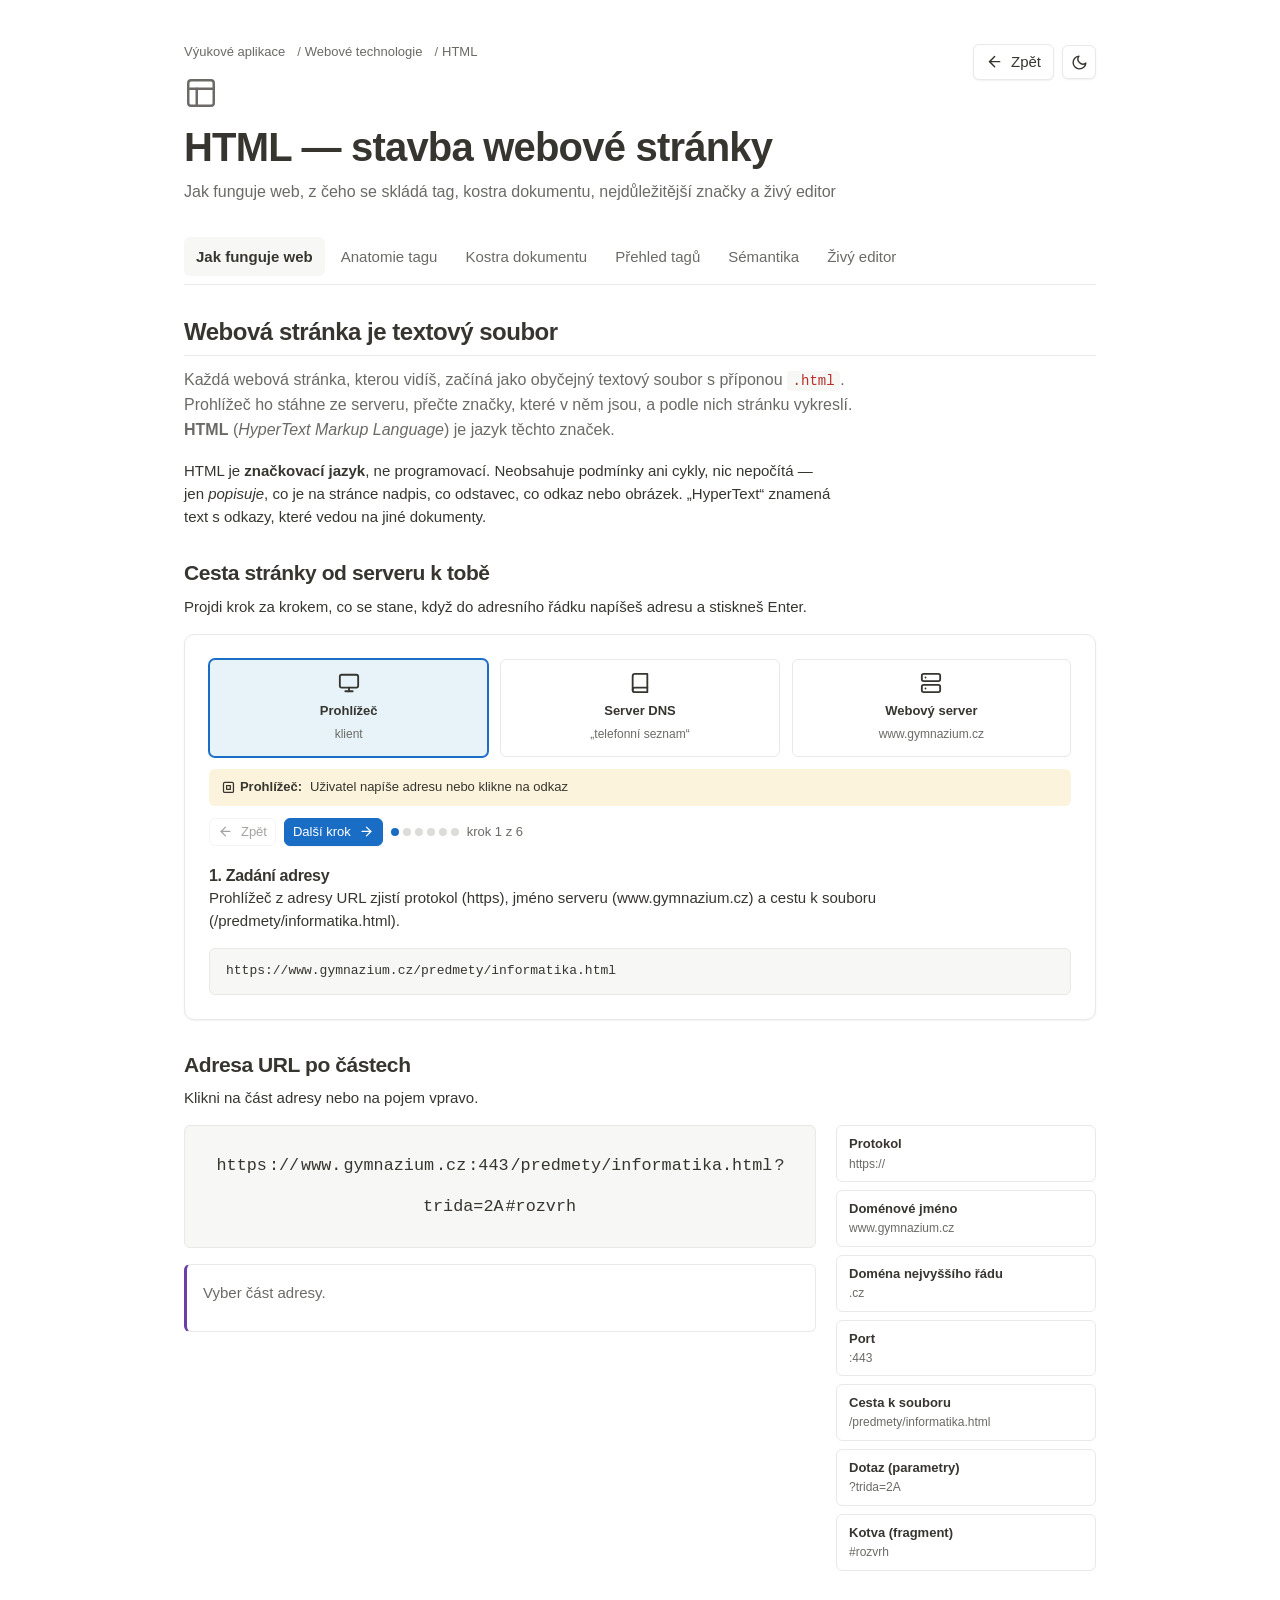
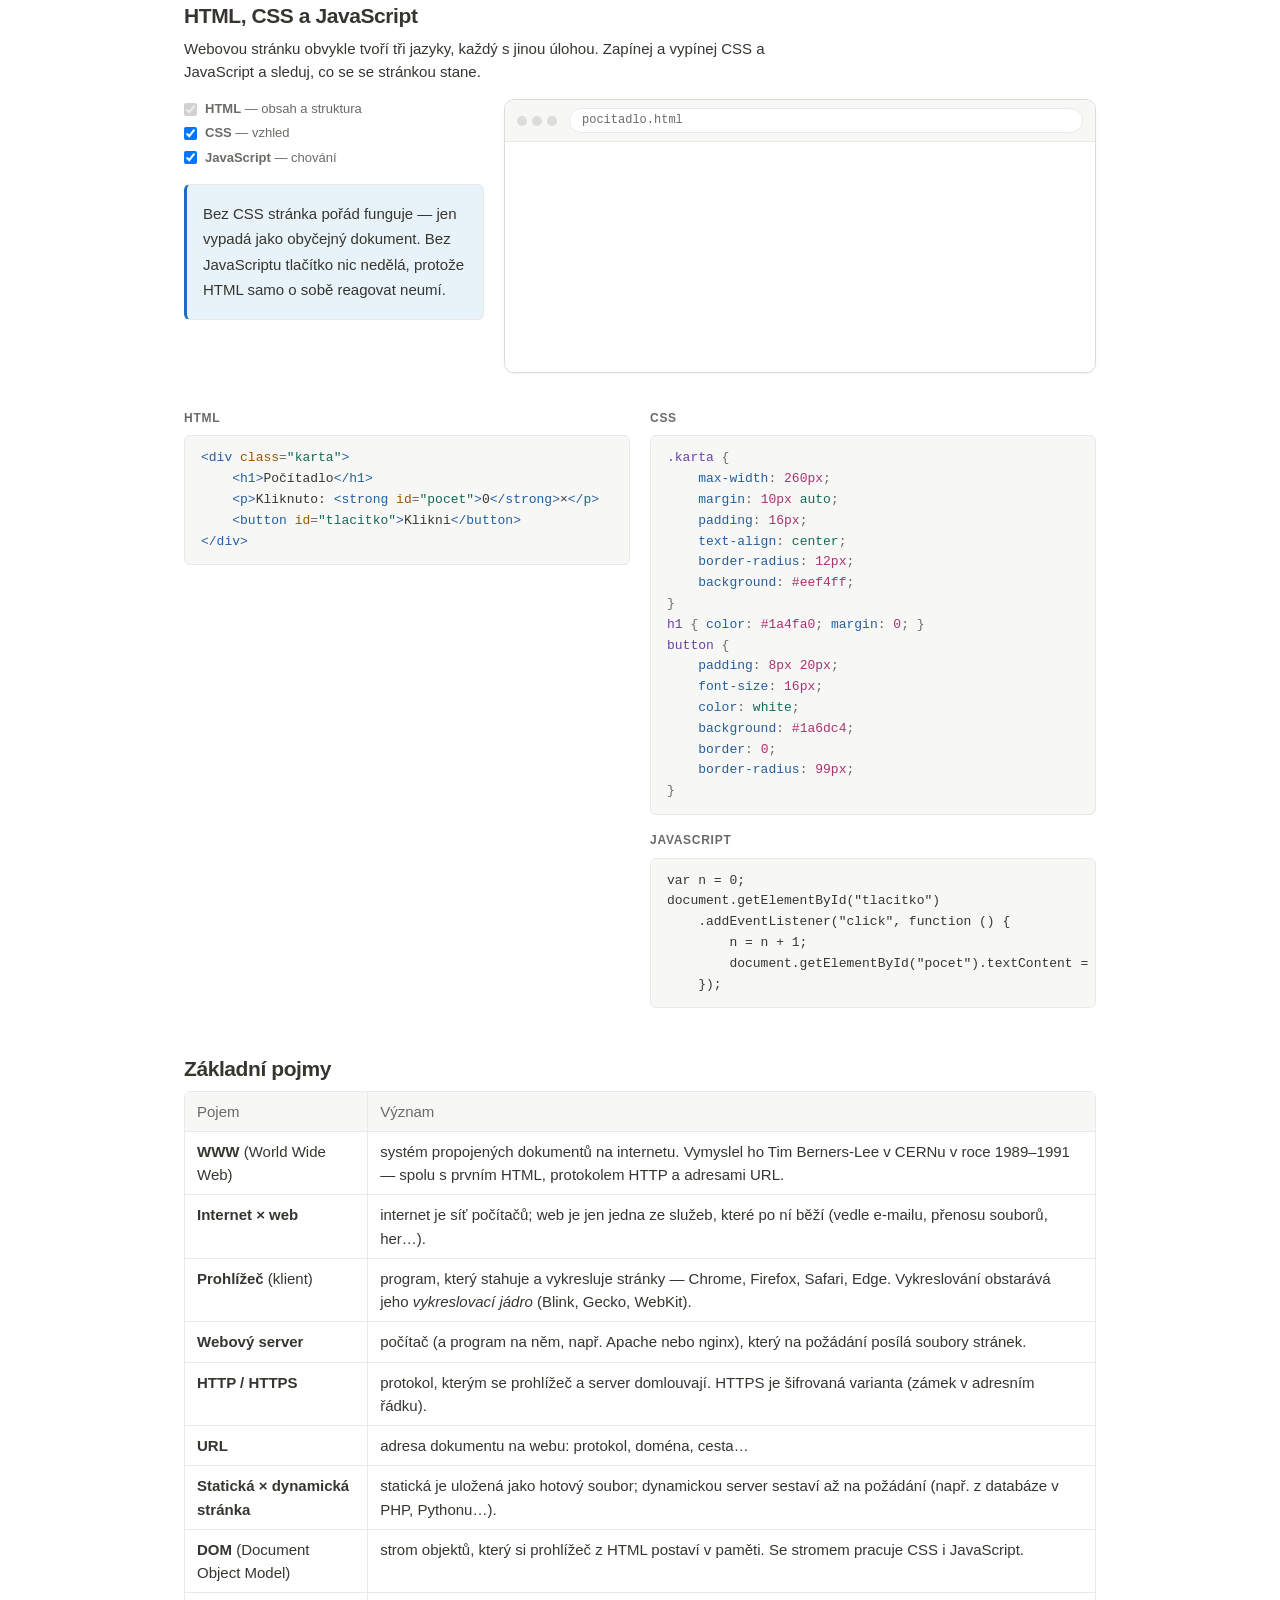
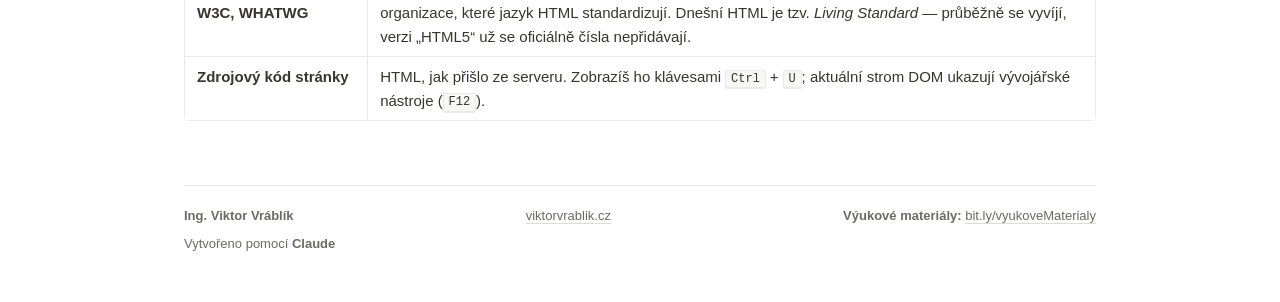
<file: Claude outputs/html.html>
<!DOCTYPE html>
<html lang="cs">
<head>
    <meta charset="UTF-8">
    <meta name="viewport" content="width=device-width, initial-scale=1">
    <title>HTML — stavba webové stránky | Výukové aplikace</title>
    <meta name="description" content="Základy jazyka HTML: jak funguje web, anatomie tagu, kostra dokumentu a technické náležitosti, přehled nejdůležitějších tagů, sémantické značky a živý editor s náhledem, stromem DOM a kontrolou kódu.">
    <meta name="author" content="Ing. Viktor Vráblík">
    <meta name="color-scheme" content="light dark">
    <meta name="theme-color" content="#ffffff">
    <link rel="icon" href="../assets/favicon.svg" type="image/svg+xml">
    <meta property="og:type" content="article">
    <meta property="og:locale" content="cs_CZ">
    <meta property="og:title" content="HTML — stavba webové stránky">
    <meta property="og:description" content="Základy jazyka HTML: jak funguje web, anatomie tagu, kostra dokumentu, přehled tagů, sémantika a živý editor.">
    <link rel="stylesheet" href="../assets/style.css">
    <script>
        // Nastaví motiv ještě před vykreslením, aby stránka neproblikla.
        (function () {
            try {
                var t = localStorage.getItem('va-theme');
                if (t !== 'light' && t !== 'dark') {
                    t = window.matchMedia('(prefers-color-scheme: dark)').matches ? 'dark' : 'light';
                }
                document.documentElement.setAttribute('data-theme', t);
            } catch (e) {}
        })();
    </script>
    <style>
        /* ==================================================================
           Společné prvky stránek Webové technologie
           ================================================================== */

        .lead { font-size: var(--fs-md); color: var(--text-muted); max-width: 70ch; }
        .tab-content > p, .tab-content li { max-width: 78ch; }
        .mono { font-family: var(--font-mono); }
        .nowrap { white-space: nowrap; }
        .center { text-align: center; }
        .mt-4 { margin-top: var(--space-4); }
        .mt-6 { margin-top: var(--space-6); }
        .mb-0 { margin-bottom: 0 !important; }
        .ok   { color: var(--c-green); font-weight: 600; }
        .bad  { color: var(--c-red);   font-weight: 600; }
        .warn { color: var(--c-orange); font-weight: 600; }

        ol.steps { margin-bottom: var(--space-5); }
        ol.steps li { margin-bottom: var(--space-2); }

        /* Dvousloupcové rozložení, na mobilu pod sebou */
        .two-col {
            display: grid;
            grid-template-columns: repeat(auto-fit, minmax(min(100%, 300px), 1fr));
            gap: var(--space-5);
            align-items: start;
            margin-bottom: var(--space-5);
        }
        .two-col > * { min-width: 0; }

        /* Ovládání vlevo, náhled vpravo (na mobilu pod sebou) */
        .lab {
            display: grid;
            grid-template-columns: minmax(0, 300px) minmax(0, 1fr);
            gap: var(--space-5);
            align-items: start;
            margin-bottom: var(--space-5);
        }
        .lab > * { min-width: 0; }
        .lab--side { grid-template-columns: minmax(0, 1fr) minmax(0, 260px); }
        .lab--side-w { grid-template-columns: minmax(0, 1fr) minmax(0, 300px); }
        @media (max-width: 760px) { .lab, .lab--side, .lab--side-w { grid-template-columns: minmax(0, 1fr); } }

        .ctrl { margin-bottom: var(--space-4); }
        .ctrl:last-child { margin-bottom: 0; }
        .ctrl > label, .ctrl > .ctrl__label {
            display: flex;
            justify-content: space-between;
            gap: var(--space-2);
            margin-bottom: var(--space-1);
            font-size: var(--fs-sm);
            font-weight: 500;
            color: var(--text-muted);
        }
        .ctrl output, .ctrl .val { font-family: var(--font-mono); color: var(--text); }
        .ctrl input[type="range"] { width: 100%; }
        .ctrl select, .ctrl input[type="text"] { width: 100%; }
        .ctrl--row { display: flex; flex-wrap: wrap; gap: var(--space-2); }

        select.input { padding-right: var(--space-6); }

        /* Segmentový přepínač */
        .seg {
            display: inline-flex;
            flex-wrap: wrap;
            gap: 2px;
            padding: 2px;
            background: var(--surface-sunken);
            border: 1px solid var(--border);
            border-radius: var(--radius-md);
        }
        .seg button {
            min-height: 30px;
            padding: var(--space-1) var(--space-3);
            font: inherit;
            font-size: var(--fs-sm);
            font-weight: 500;
            color: var(--text-muted);
            background: transparent;
            border: 0;
            border-radius: var(--radius-sm);
            cursor: pointer;
        }
        .seg button:hover { color: var(--text); background: var(--hover-bg); }
        .seg button[aria-pressed="true"] {
            color: var(--text);
            font-weight: 600;
            background: var(--surface);
            box-shadow: var(--shadow-sm);
        }
        .seg--mono button { font-family: var(--font-mono); font-size: var(--fs-xs); }

        /* Čipy (rychlá volba) */
        .chips { display: flex; flex-wrap: wrap; gap: var(--space-2); margin-bottom: var(--space-4); }
        .chip {
            padding: 3px var(--space-2);
            font-family: var(--font-mono);
            font-size: var(--fs-xs);
            color: var(--text);
            background: var(--surface-sunken);
            border: 1px solid var(--border);
            border-radius: var(--radius-sm);
            cursor: pointer;
        }
        .chip:hover { border-color: var(--border-strong); background: var(--hover-bg); }
        .chip[aria-pressed="true"] { border-color: var(--accent); background: var(--accent-soft); color: var(--c-blue); }

        /* ---------- Okno prohlížeče s náhledem ---------- */
        .browser {
            overflow: hidden;
            background: var(--surface);
            border: 1px solid var(--border-strong);
            border-radius: var(--radius-lg);
            box-shadow: var(--shadow-sm);
            margin-bottom: var(--space-4);
        }
        .browser__bar {
            display: flex;
            align-items: center;
            gap: var(--space-3);
            padding: var(--space-2) var(--space-3);
            background: var(--surface-sunken);
            border-bottom: 1px solid var(--border);
        }
        .browser__dots { display: flex; gap: 5px; flex: none; }
        .browser__dots span { width: 10px; height: 10px; border-radius: var(--radius-full); background: var(--border-strong); }
        .browser__url {
            flex: 1;
            min-width: 0;
            padding: 2px var(--space-3);
            font-family: var(--font-mono);
            font-size: var(--fs-xs);
            color: var(--text-muted);
            background: var(--surface);
            border: 1px solid var(--border);
            border-radius: var(--radius-full);
            white-space: nowrap;
            overflow: hidden;
            text-overflow: ellipsis;
        }
        .browser iframe {
            display: block;
            width: 100%;
            height: var(--frame-h, 260px);
            border: 0;
            background: #ffffff;
        }

        /* ---------- Kód se zvýrazněním syntaxe ---------- */
        .code {
            margin: 0 0 var(--space-4);
            padding: var(--space-3) var(--space-4);
            font-family: var(--font-mono);
            font-size: var(--fs-sm);
            line-height: 1.6;
            color: var(--text);
            background: var(--surface-sunken);
            border: 1px solid var(--border);
            border-radius: var(--radius-md);
            white-space: pre;
            overflow-x: auto;
            tab-size: 4;
        }
        .code--wrap { white-space: pre-wrap; overflow-wrap: anywhere; }
        .hl-tag   { color: var(--c-blue); }
        .hl-attr  { color: var(--c-orange); }
        .hl-val   { color: var(--c-green); }
        .hl-com   { color: var(--text-faint); font-style: italic; }
        .hl-doc   { color: var(--c-purple); }
        .hl-ent   { color: var(--c-pink); }
        .hl-sel   { color: var(--c-purple); }
        .hl-prop  { color: var(--c-blue); }
        .hl-num   { color: var(--c-pink); }
        .hl-at    { color: var(--c-red); }
        .hl-punc  { color: var(--text-muted); }

        /* Editovatelný kód: průhledný textarea nad zvýrazněným <pre> */
        .code-edit {
            position: relative;
            margin-bottom: var(--space-4);
            background: var(--surface-sunken);
            border: 1px solid var(--border);
            border-radius: var(--radius-md);
            height: var(--edit-h, 260px);
            overflow: hidden;
        }
        .code-edit:focus-within { border-color: var(--accent); box-shadow: 0 0 0 3px var(--selection); }
        .code-edit pre, .code-edit textarea {
            position: absolute;
            inset: 0;
            margin: 0;
            padding: var(--space-3) var(--space-4);
            font-family: var(--font-mono);
            font-size: var(--fs-sm);
            line-height: 1.6;
            white-space: pre;
            tab-size: 4;
            overflow: auto;
            border: 0;
            letter-spacing: normal;
            word-spacing: normal;
        }
        .code-edit pre { pointer-events: none; color: var(--text); background: transparent; }
        .code-edit textarea {
            resize: none;
            color: transparent;
            caret-color: var(--text);
            background: transparent;
            outline: none;
            overflow-wrap: normal;
        }
        .code-edit textarea::selection { background: var(--selection); color: transparent; }

        /* ---------- Klikací rozbor kódu (anatomie) ---------- */
        .anat {
            padding: var(--space-5) var(--space-4);
            margin-bottom: var(--space-4);
            font-family: var(--font-mono);
            font-size: clamp(0.85rem, 0.65rem + 0.7vw, 1.1rem);
            line-height: 2.3;
            text-align: center;
            background: var(--surface-sunken);
            border: 1px solid var(--border);
            border-radius: var(--radius-md);
            white-space: pre-wrap;
            overflow-wrap: anywhere;
        }
        .anat span[data-p] {
            padding: 2px 1px;
            border-radius: var(--radius-sm);
            cursor: pointer;
            transition: background var(--dur-fast) var(--ease), box-shadow var(--dur-fast) var(--ease);
        }
        .anat span[data-p].on { background: var(--c-yellow-bg); box-shadow: 0 -2px 0 var(--c-yellow) inset; }
        .terms { display: flex; flex-direction: column; gap: var(--space-2); }
        .term {
            display: block;
            width: 100%;
            padding: var(--space-2) var(--space-3);
            text-align: left;
            font: inherit;
            font-size: var(--fs-sm);
            color: var(--text);
            background: var(--surface);
            border: 1px solid var(--border);
            border-radius: var(--radius-md);
            cursor: pointer;
        }
        .term:hover { background: var(--hover-bg); }
        .term[aria-pressed="true"] { border-color: var(--c-yellow); background: var(--c-yellow-bg); }
        .term b { display: block; }
        .term span { display: block; color: var(--text-muted); font-size: var(--fs-xs); }

        .explain {
            padding: var(--space-4);
            margin-bottom: var(--space-4);
            background: var(--surface);
            border: 1px solid var(--border);
            border-left: 3px solid var(--c-purple);
            border-radius: var(--radius-md);
            min-height: 4.5em;
        }
        .explain h4 { margin-top: 0; }
        .explain p:last-child { margin-bottom: 0; }

        /* Číslované řádky kódu, klikací */
        .lines {
            margin-bottom: var(--space-4);
            font-family: var(--font-mono);
            font-size: var(--fs-sm);
            line-height: 1.6;
            background: var(--surface-sunken);
            border: 1px solid var(--border);
            border-radius: var(--radius-md);
            overflow-x: auto;
            padding: var(--space-2) 0;
        }
        .lines button {
            display: flex;
            width: 100%;
            min-width: max-content;
            padding: 1px var(--space-3) 1px 0;
            font: inherit;
            text-align: left;
            color: var(--text);
            background: transparent;
            border: 0;
            border-left: 3px solid transparent;
            cursor: pointer;
            white-space: pre;
        }
        .lines button:hover { background: var(--hover-bg); }
        .lines button[aria-pressed="true"] { background: var(--c-yellow-bg); border-left-color: var(--c-yellow); }
        .lines button.dim { opacity: 0.55; }
        .lines .ln {
            flex: none;
            width: 2.6em;
            padding-right: var(--space-3);
            text-align: right;
            color: var(--text-faint);
            user-select: none;
        }

        .stat-grid {
            display: grid;
            grid-template-columns: repeat(auto-fill, minmax(160px, 1fr));
            gap: var(--space-3);
            margin-bottom: var(--space-5);
        }
        .stat {
            padding: var(--space-3) var(--space-4);
            background: var(--surface-sunken);
            border: 1px solid var(--border);
            border-radius: var(--radius-md);
            min-width: 0;
        }
        .stat__label { display: block; font-size: var(--fs-xs); color: var(--text-muted); margin-bottom: 2px; }
        .stat__value { display: block; font-family: var(--font-mono); font-size: var(--fs-md); font-weight: 600; overflow-wrap: anywhere; }

        .toolbar { display: flex; flex-wrap: wrap; align-items: center; gap: var(--space-2); margin-bottom: var(--space-3); }
        .toolbar .spacer { flex: 1; }

        .msg-list { list-style: none; margin: 0 0 var(--space-4); padding: 0; }
        .msg-list li {
            display: flex;
            gap: var(--space-2);
            padding: var(--space-2) var(--space-3);
            margin-bottom: var(--space-2);
            font-size: var(--fs-sm);
            border-radius: var(--radius-md);
            border: 1px solid var(--border);
            max-width: none;
        }
        .msg-list li.err  { background: var(--c-red-bg);    border-color: transparent; }
        .msg-list li.warn { background: var(--c-yellow-bg); border-color: transparent; }
        .msg-list li.good { background: var(--c-green-bg);  border-color: transparent; }
        .msg-list .msg__kind { flex: none; font-weight: 600; min-width: 5.5em; }


        /* ==================================================================
           Specifika stránky HTML
           ================================================================== */

        /* Cesta stránky: klient – DNS – server */
        .flow {
            display: grid;
            grid-template-columns: repeat(3, minmax(0, 1fr));
            gap: var(--space-3);
            margin-bottom: var(--space-3);
        }
        .flow__node {
            padding: var(--space-3);
            text-align: center;
            background: var(--surface);
            border: 1px solid var(--border);
            border-radius: var(--radius-md);
            transition: border-color var(--dur-base) var(--ease), background var(--dur-base) var(--ease);
        }
        .flow__node .icon { margin: 0 auto var(--space-1); width: 22px; height: 22px; }
        .flow__node b { display: block; font-size: var(--fs-sm); }
        .flow__node small { color: var(--text-muted); font-size: var(--fs-xs); }
        .flow__node.on { border-color: var(--accent); background: var(--accent-soft); box-shadow: 0 0 0 1px var(--accent); }
        .flow__msg {
            display: flex;
            align-items: center;
            gap: var(--space-2);
            min-height: 2.4em;
            padding: var(--space-2) var(--space-3);
            margin-bottom: var(--space-3);
            font-size: var(--fs-sm);
            background: var(--c-yellow-bg);
            border-radius: var(--radius-md);
        }
        .flow__msg .icon { flex: none; }
        .step-nav { display: flex; align-items: center; gap: var(--space-2); margin-bottom: var(--space-3); flex-wrap: wrap; }
        .step-dots { display: flex; gap: 4px; }
        .step-dots span { width: 8px; height: 8px; border-radius: var(--radius-full); background: var(--border-strong); }
        .step-dots span.on { background: var(--accent); }

        /* Vnořené elementy jako krabice */
        .nest { font-size: var(--fs-sm); }
        .nest-box {
            margin: var(--space-1) 0;
            padding: var(--space-1) var(--space-2) var(--space-2);
            border: 1.5px solid var(--c-blue);
            border-radius: var(--radius-md);
            background: color-mix(in srgb, var(--c-blue-bg) 55%, transparent);
        }
        .nest-box .nest-box { border-color: var(--c-purple); background: color-mix(in srgb, var(--c-purple-bg) 55%, transparent); }
        .nest-box .nest-box .nest-box { border-color: var(--c-green); background: color-mix(in srgb, var(--c-green-bg) 55%, transparent); }
        .nest-box .nest-box .nest-box .nest-box { border-color: var(--c-orange); background: color-mix(in srgb, var(--c-orange-bg) 55%, transparent); }
        .nest-box__tag { font-family: var(--font-mono); font-size: var(--fs-xs); font-weight: 600; color: var(--text-muted); }
        .nest-box__kids { display: flex; flex-wrap: wrap; align-items: flex-start; gap: var(--space-1); }
        .nest-box__kids > .nest-box { flex: 0 1 auto; }
        .nest-text {
            align-self: center;
            padding: 0 var(--space-1);
            font-family: var(--font-mono);
            font-size: var(--fs-xs);
            color: var(--text);
            background: var(--surface);
            border: 1px dashed var(--border-strong);
            border-radius: var(--radius-sm);
            white-space: pre;
        }

        /* Strom DOM */
        .dom-tree {
            margin: 0 0 var(--space-4);
            padding: var(--space-3) var(--space-4);
            font-family: var(--font-mono);
            font-size: var(--fs-sm);
            line-height: 1.7;
            background: var(--surface-sunken);
            border: 1px solid var(--border);
            border-radius: var(--radius-md);
            overflow: auto;
            max-height: 420px;
        }
        .dom-tree ul { list-style: none; margin: 0; padding-left: 1.3em; border-left: 1px dotted var(--border-strong); }
        .dom-tree > ul { padding-left: 0; border-left: 0; }
        .dom-tree li { margin: 0; max-width: none; white-space: nowrap; }
        .dom-tree .t-el { color: var(--c-blue); font-weight: 600; }
        .dom-tree .t-at { color: var(--c-orange); }
        .dom-tree .t-tx { color: var(--text-muted); }
        .dom-tree .t-cm { color: var(--text-faint); font-style: italic; }

        /* Osnova nadpisů */
        .outline { list-style: none; margin: 0 0 var(--space-4); padding: 0; font-size: var(--fs-sm); }
        .outline li { padding: 2px 0; max-width: none; }
        .outline .lvl { display: inline-block; min-width: 2.4em; font-family: var(--font-mono); font-size: var(--fs-xs); color: var(--text-muted); }

        /* URL po částech */
        .url-anat { font-size: clamp(0.8rem, 0.6rem + 0.8vw, 1.05rem); white-space: normal; overflow-wrap: anywhere; line-height: 2.4; }

        /* Přehled tagů */
        .tag-list { padding-right: var(--space-1); }
        .tag-list h4 {
            margin: var(--space-3) 0 var(--space-2);
            font-size: var(--fs-xs);
            text-transform: uppercase;
            letter-spacing: var(--tracking-wide);
            color: var(--text-muted);
        }
        .tag-list h4:first-child { margin-top: 0; }
        .tag-list .chips { margin-bottom: 0; }
        .tag-head { display: flex; flex-wrap: wrap; align-items: center; gap: var(--space-2); margin-bottom: var(--space-2); }
        .tag-head h3 { margin: 0; font-family: var(--font-mono); }

        /* Blokové a řádkové elementy */
        .flow-demo {
            padding: var(--space-4);
            margin-bottom: var(--space-3);
            background: var(--surface);
            border: 1px solid var(--border);
            border-radius: var(--radius-md);
        }
        .flow-demo h4 { margin: 0 0 var(--space-2); }
        .flow-demo p { margin: 0 0 var(--space-2); }
        .flow-demo ul { margin-bottom: 0; }
        .flow-demo.show [data-k="b"] { outline: 2px solid var(--c-blue); outline-offset: 2px; background: color-mix(in srgb, var(--c-blue-bg) 60%, transparent); }
        .flow-demo.show [data-k="i"] { outline: 2px dashed var(--c-orange); outline-offset: 1px; background: var(--c-orange-bg); }
        .legend__swatch--block { border: 2px solid var(--c-blue); background: var(--c-blue-bg); }
        .legend__swatch--inline { border: 2px dashed var(--c-orange); background: var(--c-orange-bg); }

        /* Drátěný model sémantické stránky */
        .wire {
            display: grid;
            grid-template-columns: minmax(0, 3fr) minmax(0, 1fr);
            grid-template-areas: "h h" "n n" "m a" "f f";
            gap: var(--space-2);
            padding: var(--space-3);
            margin-bottom: var(--space-4);
            background: var(--surface-sunken);
            border: 1px solid var(--border);
            border-radius: var(--radius-md);
        }
        .wire button {
            min-height: 46px;
            padding: var(--space-2);
            font: inherit;
            font-family: var(--font-mono);
            font-size: var(--fs-xs);
            font-weight: 600;
            text-align: left;
            color: var(--text);
            background: var(--surface);
            border: 1.5px solid var(--border-strong);
            border-radius: var(--radius-md);
            cursor: pointer;
            vertical-align: top;
        }
        .wire button:hover { border-color: var(--text-muted); }
        .wire button[aria-pressed="true"] { border-color: var(--c-yellow); background: var(--c-yellow-bg); }
        .wire .w-header { grid-area: h; }
        .wire .w-nav { grid-area: n; min-height: 34px; }
        .wire .w-main { grid-area: m; display: flex; flex-direction: column; gap: var(--space-2); min-height: 200px; background: var(--surface-sunken); }
        .wire .w-aside { grid-area: a; }
        .wire .w-footer { grid-area: f; }
        .wire .w-main button { width: 100%; }
        .wire .w-article { flex: 1; display: flex; flex-direction: column; gap: var(--space-2); background: var(--surface-sunken); }
        .wire .w-article button { flex: 1; }
        .wire span.cap { display: block; font-family: var(--font-sans); font-weight: 400; color: var(--text-muted); }

        /* Kódování znaků */
        .bytes { display: flex; flex-wrap: wrap; gap: 3px; margin-bottom: var(--space-4); font-family: var(--font-mono); font-size: var(--fs-xs); }
        .bytes span { padding: 1px 4px; background: var(--surface-sunken); border: 1px solid var(--border); border-radius: var(--radius-sm); }
        .bytes span.multi { background: var(--c-purple-bg); border-color: transparent; color: var(--c-purple); }
        .ws-out {
            padding: var(--space-3) var(--space-4);
            margin-bottom: var(--space-4);
            background: #fff;
            color: #222;
            border: 1px solid var(--border-strong);
            border-radius: var(--radius-md);
            min-height: 3em;
            font-family: system-ui, -apple-system, "Segoe UI", Roboto, sans-serif;
        }
        .ws-out.pre { white-space: pre; font-family: var(--font-mono); font-size: var(--fs-sm); overflow-x: auto; }

        .editor-layout { grid-template-columns: minmax(0, 1fr) minmax(0, 1fr); }
        @media (max-width: 900px) { .editor-layout { grid-template-columns: minmax(0, 1fr); } }
    </style>
</head>
<body>

<a class="skip-link" href="#obsah">Přeskočit na obsah</a>

<div class="page">

    <header class="site-header">
        <div class="site-header__text">
            <nav class="breadcrumb" aria-label="Drobečková navigace">
                <a href="../index.html">Výukové aplikace</a>
                <span class="breadcrumb__sep" aria-hidden="true">/</span>
                <a href="../index.html#filtry" data-cat="web">Webové technologie</a>
                <span class="breadcrumb__sep" aria-hidden="true">/</span>
                <span class="breadcrumb__current" aria-current="page">HTML</span>
            </nav>
            <svg class="page-icon" viewBox="0 0 24 24" fill="none" stroke="currentColor" stroke-width="2" stroke-linecap="round" stroke-linejoin="round" aria-hidden="true"><rect x="3" y="3" width="18" height="18" rx="2" ry="2"></rect><line x1="3" y1="9" x2="21" y2="9"></line><line x1="9" y1="21" x2="9" y2="9"></line></svg>
            <h1>HTML — stavba webové stránky</h1>
            <p class="subtitle">Jak funguje web, z čeho se skládá tag, kostra dokumentu, nejdůležitější značky a živý editor</p>
        </div>
        <div class="site-header__actions">
            <a class="btn" href="../index.html">
                <svg class="icon" viewBox="0 0 24 24" fill="none" stroke="currentColor" stroke-width="2" stroke-linecap="round" stroke-linejoin="round" aria-hidden="true"><line x1="19" y1="12" x2="5" y2="12"></line><polyline points="12 19 5 12 12 5"></polyline></svg>
                Zpět
            </a>
            <button class="btn btn--icon theme-toggle" type="button" aria-pressed="false" title="Přepnout na tmavý režim">
                <span class="visually-hidden">Přepnout světlý a tmavý režim</span>
                <svg class="icon icon-moon" viewBox="0 0 24 24" fill="none" stroke="currentColor" stroke-width="2" stroke-linecap="round" stroke-linejoin="round" aria-hidden="true"><path d="M21 12.79A9 9 0 1 1 11.21 3 7 7 0 0 0 21 12.79z"></path></svg>
                <svg class="icon icon-sun" viewBox="0 0 24 24" fill="none" stroke="currentColor" stroke-width="2" stroke-linecap="round" stroke-linejoin="round" aria-hidden="true"><circle cx="12" cy="12" r="5"></circle><line x1="12" y1="1" x2="12" y2="3"></line><line x1="12" y1="21" x2="12" y2="23"></line><line x1="4.22" y1="4.22" x2="5.64" y2="5.64"></line><line x1="18.36" y1="18.36" x2="19.78" y2="19.78"></line><line x1="1" y1="12" x2="3" y2="12"></line><line x1="21" y1="12" x2="23" y2="12"></line><line x1="4.22" y1="19.78" x2="5.64" y2="18.36"></line><line x1="18.36" y1="5.64" x2="19.78" y2="4.22"></line></svg>
            </button>
        </div>
    </header>

<main id="obsah" tabindex="-1">

    <div class="tabs" role="tablist" aria-label="Kapitoly">
        <button class="tab active" type="button" role="tab" id="t-web" aria-controls="web" aria-selected="true" tabindex="0">Jak funguje web</button>
        <button class="tab" type="button" role="tab" id="t-anatomie" aria-controls="anatomie" aria-selected="false" tabindex="-1">Anatomie tagu</button>
        <button class="tab" type="button" role="tab" id="t-kostra" aria-controls="kostra" aria-selected="false" tabindex="-1">Kostra dokumentu</button>
        <button class="tab" type="button" role="tab" id="t-tagy" aria-controls="tagy" aria-selected="false" tabindex="-1">Přehled tagů</button>
        <button class="tab" type="button" role="tab" id="t-semantika" aria-controls="semantika" aria-selected="false" tabindex="-1">Sémantika</button>
        <button class="tab" type="button" role="tab" id="t-editor" aria-controls="editor" aria-selected="false" tabindex="-1">Živý editor</button>
    </div>

    <!-- ================================================================
         1. JAK FUNGUJE WEB
         ================================================================ -->
    <section id="web" class="tab-content active" role="tabpanel" aria-labelledby="t-web">
        <h2>Webová stránka je textový soubor</h2>
        <p class="lead">Každá webová stránka, kterou vidíš, začíná jako obyčejný textový soubor s příponou <code>.html</code>. Prohlížeč ho stáhne ze serveru, přečte značky, které v něm jsou, a podle nich stránku vykreslí. <strong>HTML</strong> (<em>HyperText Markup Language</em>) je jazyk těchto značek.</p>

        <p>HTML je <strong>značkovací jazyk</strong>, ne programovací. Neobsahuje podmínky ani cykly, nic nepočítá — jen <em>popisuje</em>, co je na stránce nadpis, co odstavec, co odkaz nebo obrázek. „HyperText“ znamená text s odkazy, které vedou na jiné dokumenty.</p>

        <h3>Cesta stránky od serveru k tobě</h3>
        <p>Projdi krok za krokem, co se stane, když do adresního řádku napíšeš adresu a stiskneš Enter.</p>

        <div class="panel">
            <div class="flow" aria-hidden="true">
                <div class="flow__node" data-node="klient">
                    <svg class="icon" viewBox="0 0 24 24" fill="none" stroke="currentColor" stroke-width="2" stroke-linecap="round" stroke-linejoin="round"><rect x="2" y="3" width="20" height="14" rx="2" ry="2"></rect><line x1="8" y1="21" x2="16" y2="21"></line><line x1="12" y1="17" x2="12" y2="21"></line></svg>
                    <b>Prohlížeč</b><small>klient</small>
                </div>
                <div class="flow__node" data-node="dns">
                    <svg class="icon" viewBox="0 0 24 24" fill="none" stroke="currentColor" stroke-width="2" stroke-linecap="round" stroke-linejoin="round"><path d="M4 19.5A2.5 2.5 0 0 1 6.5 17H20"></path><path d="M6.5 2H20v20H6.5A2.5 2.5 0 0 1 4 19.5v-15A2.5 2.5 0 0 1 6.5 2z"></path></svg>
                    <b>Server DNS</b><small>„telefonní seznam“</small>
                </div>
                <div class="flow__node" data-node="server">
                    <svg class="icon" viewBox="0 0 24 24" fill="none" stroke="currentColor" stroke-width="2" stroke-linecap="round" stroke-linejoin="round"><rect x="2" y="2" width="20" height="8" rx="2" ry="2"></rect><rect x="2" y="14" width="20" height="8" rx="2" ry="2"></rect><line x1="6" y1="6" x2="6.01" y2="6"></line><line x1="6" y1="18" x2="6.01" y2="18"></line></svg>
                    <b>Webový server</b><small>www.gymnazium.cz</small>
                </div>
            </div>
            <div class="flow__msg" id="flowMsg" aria-live="polite"></div>
            <div class="step-nav">
                <button class="btn btn--sm" type="button" id="flowPrev">
                    <svg class="icon" viewBox="0 0 24 24" fill="none" stroke="currentColor" stroke-width="2" stroke-linecap="round" stroke-linejoin="round" aria-hidden="true"><line x1="19" y1="12" x2="5" y2="12"></line><polyline points="12 19 5 12 12 5"></polyline></svg>
                    Zpět
                </button>
                <button class="btn btn--sm btn--primary" type="button" id="flowNext">
                    Další krok
                    <svg class="icon" viewBox="0 0 24 24" fill="none" stroke="currentColor" stroke-width="2" stroke-linecap="round" stroke-linejoin="round" aria-hidden="true"><line x1="5" y1="12" x2="19" y2="12"></line><polyline points="12 5 19 12 12 19"></polyline></svg>
                </button>
                <span class="step-dots" id="flowDots" aria-hidden="true"></span>
                <span class="muted text-sm" id="flowCount"></span>
            </div>
            <h4 id="flowTitle" class="mb-0"></h4>
            <p id="flowText"></p>
            <pre class="code code--wrap mb-0" id="flowCode"></pre>
        </div>

        <h3>Adresa URL po částech</h3>
        <p>Klikni na část adresy nebo na pojem vpravo.</p>
        <div class="lab lab--side">
            <div>
                <div class="anat url-anat" id="urlCode"></div>
                <div class="explain" id="urlExplain"><p class="muted mb-0">Vyber část adresy.</p></div>
            </div>
            <div class="terms" id="urlTerms">
                <button class="term" type="button" data-role="proto"><b>Protokol</b><span>https://</span></button>
                <button class="term" type="button" data-role="domena"><b>Doménové jméno</b><span>www.gymnazium.cz</span></button>
                <button class="term" type="button" data-role="tld"><b>Doména nejvyššího řádu</b><span>.cz</span></button>
                <button class="term" type="button" data-role="port"><b>Port</b><span>:443</span></button>
                <button class="term" type="button" data-role="cesta"><b>Cesta k souboru</b><span>/predmety/informatika.html</span></button>
                <button class="term" type="button" data-role="dotaz"><b>Dotaz (parametry)</b><span>?trida=2A</span></button>
                <button class="term" type="button" data-role="kotva"><b>Kotva (fragment)</b><span>#rozvrh</span></button>
            </div>
        </div>

        <h3>HTML, CSS a JavaScript</h3>
        <p>Webovou stránku obvykle tvoří tři jazyky, každý s jinou úlohou. Zapínej a vypínej CSS a JavaScript a sleduj, co se se stránkou stane.</p>
        <div class="lab">
            <div>
                <div class="ctrl">
                    <label class="row row--center" style="justify-content:flex-start"><input type="checkbox" checked disabled> <span><strong>HTML</strong> — obsah a struktura</span></label>
                    <label class="row row--center" style="justify-content:flex-start"><input type="checkbox" id="layCss" checked> <span><strong>CSS</strong> — vzhled</span></label>
                    <label class="row row--center" style="justify-content:flex-start"><input type="checkbox" id="layJs" checked> <span><strong>JavaScript</strong> — chování</span></label>
                </div>
                <div class="callout callout--info">
                    <p class="mb-0">Bez CSS stránka pořád funguje — jen vypadá jako obyčejný dokument. Bez JavaScriptu tlačítko nic nedělá, protože HTML samo o sobě reagovat neumí.</p>
                </div>
            </div>
            <div>
                <div class="browser" style="--frame-h: 230px">
                    <div class="browser__bar"><span class="browser__dots"><span></span><span></span><span></span></span><span class="browser__url">pocitadlo.html</span></div>
                    <iframe id="layFrame" title="Náhled ukázkové stránky" sandbox="allow-scripts"></iframe>
                </div>
            </div>
        </div>
        <div class="two-col">
            <div><p class="label">HTML</p><pre class="code" id="layHtml"></pre></div>
            <div><p class="label">CSS</p><pre class="code" id="layCssCode"></pre><p class="label">JavaScript</p><pre class="code" id="layJsCode"></pre></div>
        </div>

        <h3>Základní pojmy</h3>
        <div class="table-wrap">
            <table class="notion-table">
                <thead><tr><th>Pojem</th><th>Význam</th></tr></thead>
                <tbody>
                <tr><td><strong>WWW</strong> (World Wide Web)</td><td>systém propojených dokumentů na internetu. Vymyslel ho Tim Berners-Lee v CERNu v roce 1989–1991 — spolu s prvním HTML, protokolem HTTP a adresami URL.</td></tr>
                <tr><td><strong>Internet × web</strong></td><td>internet je síť počítačů; web je jen jedna ze služeb, které po ní běží (vedle e-mailu, přenosu souborů, her…).</td></tr>
                <tr><td><strong>Prohlížeč</strong> (klient)</td><td>program, který stahuje a vykresluje stránky — Chrome, Firefox, Safari, Edge. Vykreslování obstarává jeho <em>vykreslovací jádro</em> (Blink, Gecko, WebKit).</td></tr>
                <tr><td><strong>Webový server</strong></td><td>počítač (a program na něm, např. Apache nebo nginx), který na požádání posílá soubory stránek.</td></tr>
                <tr><td><strong>HTTP / HTTPS</strong></td><td>protokol, kterým se prohlížeč a server domlouvají. HTTPS je šifrovaná varianta (zámek v adresním řádku).</td></tr>
                <tr><td><strong>URL</strong></td><td>adresa dokumentu na webu: protokol, doména, cesta…</td></tr>
                <tr><td><strong>Statická × dynamická stránka</strong></td><td>statická je uložená jako hotový soubor; dynamickou server sestaví až na požádání (např. z databáze v PHP, Pythonu…).</td></tr>
                <tr><td><strong>DOM</strong> (Document Object Model)</td><td>strom objektů, který si prohlížeč z HTML postaví v paměti. Se stromem pracuje CSS i JavaScript.</td></tr>
                <tr><td><strong>W3C, WHATWG</strong></td><td>organizace, které jazyk HTML standardizují. Dnešní HTML je tzv. <em>Living Standard</em> — průběžně se vyvíjí, verzi „HTML5“ už se oficiálně čísla nepřidávají.</td></tr>
                <tr><td><strong>Zdrojový kód stránky</strong></td><td>HTML, jak přišlo ze serveru. Zobrazíš ho klávesami <kbd>Ctrl</kbd> + <kbd>U</kbd>; aktuální strom DOM ukazují vývojářské nástroje (<kbd>F12</kbd>).</td></tr>
                </tbody>
            </table>
        </div>
    </section>

    <!-- ================================================================
         2. ANATOMIE TAGU
         ================================================================ -->
    <section id="anatomie" class="tab-content" role="tabpanel" aria-labelledby="t-anatomie">
        <h2>Z čeho se skládá tag</h2>
        <p class="lead">Obsah stránky se v HTML označuje <strong>značkami</strong> (anglicky <em>tags</em>). Značka je slovo ve špičatých závorkách, které prohlížeči říká, čím daný kus obsahu je.</p>

        <div class="toolbar">
            <span class="label mb-0">Příklad:</span>
            <div class="seg seg--mono" id="anatSeg" role="group" aria-label="Volba příkladu">
                <button type="button" data-v="a" aria-pressed="true">&lt;a&gt;</button>
                <button type="button" data-v="img" aria-pressed="false">&lt;img&gt;</button>
                <button type="button" data-v="input" aria-pressed="false">&lt;input&gt;</button>
                <button type="button" data-v="p" aria-pressed="false">&lt;p&gt; + &lt;strong&gt;</button>
            </div>
        </div>
        <div class="lab lab--side">
            <div>
                <div class="anat" id="anatCode"></div>
                <div class="explain" id="anatExplain"><p class="muted mb-0">Klikni na část kódu nebo na pojem vpravo.</p></div>
                <p class="label">Výsledek v prohlížeči</p>
                <div class="browser" style="--frame-h: 90px">
                    <div class="browser__bar"><span class="browser__dots"><span></span><span></span><span></span></span><span class="browser__url">ukazka.html</span></div>
                    <iframe id="anatFrame" title="Výsledek příkladu" sandbox></iframe>
                </div>
            </div>
            <div class="terms" id="anatTerms"></div>
        </div>

        <h3>Párové a nepárové značky</h3>
        <p>Většina elementů je <strong>párová</strong>: mají počáteční značku <code>&lt;p&gt;</code>, obsah a koncovou značku <code>&lt;/p&gt;</code>, která se liší lomítkem. Některé elementy žádný obsah mít nemohou — jsou <strong>nepárové</strong> (prázdné, anglicky <em>void elements</em>) a koncovou značku nemají.</p>
        <div class="table-wrap">
            <table class="notion-table">
                <thead><tr><th>Nepárová značka</th><th>K čemu je</th></tr></thead>
                <tbody>
                <tr><td class="mono">&lt;br&gt;</td><td>zalomení řádku uvnitř textu</td></tr>
                <tr><td class="mono">&lt;hr&gt;</td><td>tematický předěl (vodorovná čára)</td></tr>
                <tr><td class="mono">&lt;img&gt;</td><td>obrázek — obsah je v souboru, na který ukazuje <code>src</code></td></tr>
                <tr><td class="mono">&lt;input&gt;</td><td>vstupní pole formuláře</td></tr>
                <tr><td class="mono">&lt;meta&gt;, &lt;link&gt;</td><td>informace o stránce a připojení souborů (v hlavičce)</td></tr>
                <tr><td class="mono">&lt;source&gt;, &lt;track&gt;, &lt;wbr&gt;, &lt;col&gt;, &lt;area&gt;, &lt;embed&gt;</td><td>méně časté nepárové značky</td></tr>
                </tbody>
            </table>
        </div>
        <div class="callout callout--neutral">
            <p class="mb-0">Možná uvidíš i zápis <code>&lt;br /&gt;</code> s lomítkem na konci. Pochází ze staršího jazyka XHTML. V HTML je povolený, ale lomítko nic nedělá — <code>&lt;br&gt;</code> a <code>&lt;br /&gt;</code> znamenají totéž.</p>
        </div>

        <h3>Vnořování elementů</h3>
        <p>Elementy se do sebe vkládají jako krabice. Pravidlo zní: <strong>co se otevřelo jako poslední, musí se zavřít jako první</strong>. Prohlížeč chyby v kódu neohlásí — potichu je „opraví“, a to často jinak, než bys čekal.</p>
        <div class="toolbar">
            <div class="seg" id="nestSeg" role="group" aria-label="Volba ukázky vnoření">
                <button type="button" data-v="ok" aria-pressed="true">Správně</button>
                <button type="button" data-v="cross" aria-pressed="false">Překřížené značky</button>
                <button type="button" data-v="block" aria-pressed="false">Blok uvnitř odstavce</button>
                <button type="button" data-v="open" aria-pressed="false">Neuzavřená značka</button>
            </div>
        </div>
        <div class="two-col">
            <div>
                <p class="label">Napsaný kód</p>
                <pre class="code code--wrap" id="nestSrc"></pre>
                <p class="label">Co z toho prohlížeč udělal</p>
                <pre class="code code--wrap" id="nestOut"></pre>
                <div id="nestNote"></div>
            </div>
            <div>
                <p class="label">Elementy jako krabice (podle prohlížeče)</p>
                <div class="nest" id="nestBoxes"></div>
            </div>
        </div>

        <h3>Atributy</h3>
        <p>Atribut upřesňuje element: zapisuje se do počáteční značky jako <code>název="hodnota"</code>, odděluje se mezerou a hodnota patří do uvozovek. Některé atributy mají všechny elementy (<strong>globální</strong>), jiné jen určité.</p>
        <div class="table-wrap">
            <table class="notion-table">
                <thead><tr><th>Atribut</th><th>Kde</th><th>Význam</th></tr></thead>
                <tbody>
                <tr><td class="mono">id</td><td>všude</td><td>jednoznačný identifikátor — na stránce smí být jen jednou (kotvy <code>#id</code>, CSS, JavaScript)</td></tr>
                <tr><td class="mono">class</td><td>všude</td><td>jedna nebo více tříd oddělených mezerou; slouží hlavně pro CSS</td></tr>
                <tr><td class="mono">style</td><td>všude</td><td>CSS přímo v elementu (raději nepoužívat, viz stránka CSS)</td></tr>
                <tr><td class="mono">title</td><td>všude</td><td>doplňující text, ukáže se jako bublina po najetí myší</td></tr>
                <tr><td class="mono">lang</td><td>všude</td><td>jazyk obsahu, např. <code>cs</code>, <code>en</code></td></tr>
                <tr><td class="mono">hidden</td><td>všude</td><td>element se nezobrazí</td></tr>
                <tr><td class="mono">data-*</td><td>všude</td><td>vlastní data pro JavaScript, např. <code>data-cena="120"</code></td></tr>
                <tr><td class="mono">href</td><td>&lt;a&gt;, &lt;link&gt;</td><td>adresa, kam odkaz vede</td></tr>
                <tr><td class="mono">src</td><td>&lt;img&gt;, &lt;script&gt;, &lt;video&gt;…</td><td>adresa souboru, který se má vložit</td></tr>
                <tr><td class="mono">alt</td><td>&lt;img&gt;</td><td>náhradní text obrázku — povinný</td></tr>
                <tr><td class="mono">type, name, value</td><td>&lt;input&gt;, &lt;button&gt;</td><td>druh pole, jméno pro odeslání, hodnota</td></tr>
                <tr><td class="mono">target="_blank"</td><td>&lt;a&gt;</td><td>otevře odkaz v nové záložce</td></tr>
                </tbody>
            </table>
        </div>

        <h3>Pojmy, které se pletou</h3>
        <div class="table-wrap">
            <table class="notion-table">
                <thead><tr><th>Pojem</th><th>Co přesně znamená</th></tr></thead>
                <tbody>
                <tr><td><strong>Tag</strong> (značka)</td><td>jen ta část ve špičatých závorkách: <code>&lt;p&gt;</code> nebo <code>&lt;/p&gt;</code></td></tr>
                <tr><td><strong>Element</strong></td><td>celek: počáteční značka + obsah + koncová značka. V běžné řeči se často říká „tag“ i elementu.</td></tr>
                <tr><td><strong>Rodič, potomek, sourozenec</strong></td><td>vztahy ve stromu: <code>&lt;ul&gt;</code> je rodič svých <code>&lt;li&gt;</code>, ty jsou navzájem sourozenci</td></tr>
                <tr><td><strong>Komentář</strong></td><td><code>&lt;!-- poznámka --&gt;</code> — prohlížeč ho nezobrazí, ale ve zdrojovém kódu je vidět</td></tr>
                <tr><td><strong>Entita</strong></td><td>zápis znaku, který by jinak kolidoval se značkami: <code>&amp;lt;</code> = &lt;, <code>&amp;amp;</code> = &amp; (viz <a href="#kostra" data-tab>Kostra dokumentu</a>)</td></tr>
                </tbody>
            </table>
        </div>
    </section>

    <!-- ================================================================
         3. KOSTRA DOKUMENTU
         ================================================================ -->
    <section id="kostra" class="tab-content" role="tabpanel" aria-labelledby="t-kostra">
        <h2>Kostra HTML dokumentu</h2>
        <p class="lead">Každý HTML soubor má stejnou základní stavbu. Dělí se na <strong>hlavičku</strong> <code>&lt;head&gt;</code> s informacemi <em>o</em> stránce a <strong>tělo</strong> <code>&lt;body&gt;</code> s tím, co se opravdu zobrazí.</p>
        <p>Klikni na řádek kódu a vpravo se zobrazí, k čemu slouží.</p>

        <div class="two-col">
            <div class="lines" id="skelLines" role="group" aria-label="Řádky kostry dokumentu"></div>
            <div style="position: sticky; top: var(--space-4);">
                <div class="explain" id="skelExplain"></div>
                <div class="toolbar">
                    <div class="seg" id="skelSeg" role="group" aria-label="Zvýraznit část dokumentu">
                        <button type="button" data-v="all" aria-pressed="true">Vše</button>
                        <button type="button" data-v="head" aria-pressed="false">Hlavička</button>
                        <button type="button" data-v="body" aria-pressed="false">Tělo</button>
                    </div>
                </div>
                <p class="muted text-sm">Hlavička se nezobrazuje v okně — jen <code>&lt;title&gt;</code> uvidíš jako název záložky. Všechno viditelné patří do těla.</p>
            </div>
        </div>

        <h3>Technické náležitosti</h3>

        <h4>Kódování znaků</h4>
        <p>Počítač ukládá text jako bajty (viz <a href="../informatika/kodovani_dat.html">Kódování dat</a>). Řádek <code>&lt;meta charset="UTF-8"&gt;</code> prohlížeči říká, podle jaké tabulky má bajty souboru převést zpátky na znaky. Soubor musí být v kódování UTF-8 i opravdu uložený — v editoru to bývá volba „Uložit s kódováním“. Když prohlížeč použije jinou tabulku, objeví se „rozsypaný čaj“.</p>
        <div class="panel">
            <div class="ctrl">
                <label for="encIn">Text v souboru (uložený v UTF-8)</label>
                <input class="input" type="text" id="encIn" value="Příliš žluťoučký kůň úpěl ďábelské ódy">
            </div>
            <p class="label">Bajty v souboru <span class="muted">(fialově znaky, které v UTF-8 zabírají víc bajtů)</span></p>
            <div class="bytes" id="encBytes"></div>
            <div class="toolbar">
                <span class="label mb-0">Prohlížeč čte jako:</span>
                <div class="seg" id="encSeg" role="group" aria-label="Kódování při čtení">
                    <button type="button" data-v="utf-8" aria-pressed="true">UTF-8</button>
                    <button type="button" data-v="windows-1250" aria-pressed="false">Windows-1250</button>
                    <button type="button" data-v="iso-8859-2" aria-pressed="false">ISO-8859-2</button>
                    <button type="button" data-v="windows-1252" aria-pressed="false">Západoevropské</button>
                </div>
            </div>
            <div class="ws-out" id="encOut" aria-live="polite"></div>
            <p class="muted text-sm mb-0" id="encNote"></p>
        </div>

        <h4>Bílé znaky</h4>
        <p>Mezery, tabulátory a konce řádků v HTML prohlížeč <strong>slučuje do jedné mezery</strong>. Kód tak můžeš odsazovat, jak chceš, a na stránce to nebude vidět. Nový řádek udělá až <code>&lt;br&gt;</code> nebo nový odstavec; mezery zachová jen element <code>&lt;pre&gt;</code>.</p>
        <div class="panel">
            <div class="ctrl">
                <label for="wsIn">Obsah odstavce — zkus přidat mezery a Enter</label>
                <textarea class="input mono" id="wsIn" rows="4">Ahoj,      tady je    hodně   mezer.
A tady
    nový řádek.</textarea>
            </div>
            <div class="toolbar">
                <div class="seg" id="wsSeg" role="group" aria-label="Element">
                    <button type="button" data-v="p" aria-pressed="true">&lt;p&gt;</button>
                    <button type="button" data-v="pre" aria-pressed="false">&lt;pre&gt;</button>
                </div>
            </div>
            <div class="ws-out" id="wsOut"></div>
        </div>

        <h4>Speciální znaky a entity</h4>
        <p>Znaky <code>&lt;</code> a <code>&amp;</code> mají v HTML zvláštní význam. Chceš-li je na stránce zobrazit jako text, zapiš je jako <strong>entitu</strong> — začíná <code>&amp;</code> a končí středníkem.</p>
        <div class="two-col">
            <div class="panel">
                <div class="ctrl">
                    <label for="entIn">Text, který chceš zobrazit</label>
                    <input class="input mono" type="text" id="entIn" value="Platí 3 < 5 & 5 > 3, říká „učitel“.">
                </div>
                <p class="label">Zápis v HTML</p>
                <pre class="code code--wrap mb-0" id="entOut"></pre>
            </div>
            <div class="table-wrap">
                <table class="notion-table">
                    <thead><tr><th>Entita</th><th>Znak</th><th>Kdy</th></tr></thead>
                    <tbody>
                    <tr><td class="mono">&amp;lt;</td><td class="mono">&lt;</td><td>vždy, když nejde o značku</td></tr>
                    <tr><td class="mono">&amp;gt;</td><td class="mono">&gt;</td><td>pro symetrii, není nutná</td></tr>
                    <tr><td class="mono">&amp;amp;</td><td class="mono">&amp;</td><td>ampersand</td></tr>
                    <tr><td class="mono">&amp;quot;</td><td class="mono">"</td><td>uvnitř hodnoty atributu</td></tr>
                    <tr><td class="mono">&amp;nbsp;</td><td>(nezlomitelná mezera)</td><td>„v Praze“, „5 kg“ — nerozdělí se na dva řádky</td></tr>
                    <tr><td class="mono">&amp;copy;</td><td>©</td><td>copyright</td></tr>
                    </tbody>
                </table>
            </div>
        </div>

        <h4>Pravidla zápisu</h4>
        <div class="table-wrap">
            <table class="notion-table">
                <thead><tr><th>Pravidlo</th><th>Proč</th></tr></thead>
                <tbody>
                <tr><td>Názvy značek a atributů piš <strong>malými písmeny</strong>.</td><td>HTML velikost písmen nerozlišuje (<code>&lt;P&gt;</code> = <code>&lt;p&gt;</code>), malá písmena jsou ale ustálená konvence.</td></tr>
                <tr><td>Hodnoty atributů dávej do <strong>uvozovek</strong>.</td><td>Bez nich se hodnota s mezerou rozpadne: <code>alt=Moje kočka</code> je atribut <code>alt="Moje"</code> a nesmyslný atribut <code>kočka</code>.</td></tr>
                <tr><td>Vnořené elementy <strong>odsazuj</strong>.</td><td>Na stránce to vidět není, ale kód je čitelný a chyby ve vnoření jsou hned znát.</td></tr>
                <tr><td>Hlavní stránka webu se jmenuje <code>index.html</code>.</td><td>Server ji pošle, když adresa končí jen názvem složky (<code>www.skola.cz/</code>).</td></tr>
                <tr><td>Názvy souborů <strong>bez diakritiky a mezer</strong>, malými písmeny.</td><td>Servery často rozlišují velká a malá písmena a mezery se v URL mění na <code>%20</code>.</td></tr>
                <tr><td>Odkazy na vlastní soubory piš jako <strong>relativní cesty</strong>.</td><td><code>obrazky/logo.png</code> funguje na počítači i na serveru (viz <a href="../vypocetni_technika/souborovy_system.html#cesty">Absolutní a relativní cesty</a>).</td></tr>
                <tr><td>Kód ověřuj <strong>validátorem</strong>.</td><td>Prohlížeč chyby toleruje, ale každý je opraví trochu jinak. Validátor W3C (validator.w3.org) je najde.</td></tr>
                </tbody>
            </table>
        </div>
    </section>

    <!-- ================================================================
         4. PŘEHLED TAGŮ
         ================================================================ -->
    <section id="tagy" class="tab-content" role="tabpanel" aria-labelledby="t-tagy">
        <h2>Nejdůležitější značky</h2>
        <p class="lead">Vyber značku vlevo. Ukázkový kód můžeš libovolně upravovat — náhled pod ním se mění, jak píšeš.</p>

        <div class="lab">
            <div class="tag-list" id="tagList" aria-label="Seznam značek"></div>
            <div>
                <div class="tag-head">
                    <h3 id="tagName"></h3>
                    <span id="tagBadges"></span>
                </div>
                <p id="tagDesc"></p>
                <div id="tagEdit" style="--edit-h: 190px"></div>
                <div class="browser" style="--frame-h: 220px">
                    <div class="browser__bar"><span class="browser__dots"><span></span><span></span><span></span></span><span class="browser__url">nahled.html</span>
                        <button class="btn btn--sm btn--ghost" type="button" id="tagReset" title="Vrátit původní ukázku">
                            <svg class="icon" viewBox="0 0 24 24" fill="none" stroke="currentColor" stroke-width="2" stroke-linecap="round" stroke-linejoin="round" aria-hidden="true"><polyline points="1 4 1 10 7 10"></polyline><path d="M3.51 15a9 9 0 1 0 2.13-9.36L1 10"></path></svg>
                            Původní kód
                        </button>
                    </div>
                    <iframe id="tagFrame" title="Náhled značky" sandbox></iframe>
                </div>
            </div>
        </div>

        <h3>Blokové a řádkové elementy</h3>
        <p>Elementy se v toku stránky chovají dvojím způsobem. <strong>Blokové</strong> (<code>h1</code>, <code>p</code>, <code>ul</code>, <code>div</code>, <code>table</code>…) začínají na novém řádku a zaberou celou šířku. <strong>Řádkové</strong> (<code>a</code>, <code>strong</code>, <code>em</code>, <code>span</code>, <code>img</code>…) zůstávají v textu a zaberou jen tolik místa, kolik potřebují. Toto chování lze v CSS změnit vlastností <code>display</code>.</p>
        <div class="toolbar">
            <label class="row row--center"><input type="checkbox" id="flowShow" checked> Zobrazit hranice elementů</label>
            <span class="spacer"></span>
            <span class="legend mb-0">
                <span class="legend__item"><span class="legend__swatch legend__swatch--block"></span>blokový</span>
                <span class="legend__item"><span class="legend__swatch legend__swatch--inline"></span>řádkový</span>
            </span>
        </div>
        <div class="flow-demo show" id="flowDemo">
            <h4 data-k="b">Výlet do Krkonoš <small class="muted mono">&lt;h4&gt;</small></h4>
            <p data-k="b">V sobotu vyrážíme <strong data-k="i">v 7:30</strong> z nádraží. Trasu najdeš na <a data-k="i" href="#tagy" onclick="return false">mapě</a>, s sebou <em data-k="i">pevnou obuv</em> a <span data-k="i">svačinu</span>. <small class="muted mono">&lt;p&gt;</small></p>
            <ul data-k="b">
                <li data-k="b">pláštěnka <small class="muted mono">&lt;li&gt;</small></li>
                <li data-k="b">láhev s vodou</li>
            </ul>
        </div>

        <h3>Na vzhled, nebo na význam?</h3>
        <div class="table-wrap">
            <table class="notion-table">
                <thead><tr><th>Význam (doporučeno)</th><th>Jen vzhled</th><th>Rozdíl</th></tr></thead>
                <tbody>
                <tr><td class="mono">&lt;strong&gt;</td><td class="mono">&lt;b&gt;</td><td><code>strong</code> = důležitý text, čtečka obrazovky ho zdůrazní; <code>b</code> = jen tučně bez zvláštního významu</td></tr>
                <tr><td class="mono">&lt;em&gt;</td><td class="mono">&lt;i&gt;</td><td><code>em</code> = důraz v řeči; <code>i</code> = odlišný hlas (cizí slovo, název)</td></tr>
                <tr><td class="mono">&lt;h1&gt;–&lt;h6&gt;</td><td class="mono">&lt;p style="font-size:2em"&gt;</td><td>nadpis je nadpis i pro vyhledávače a čtečky; zvětšený odstavec ne</td></tr>
                <tr><td class="mono">&lt;ul&gt; + &lt;li&gt;</td><td class="mono">- položka&lt;br&gt;</td><td>skutečný seznam umí čtečka spočítat a CSS ho snadno nastyluje</td></tr>
                </tbody>
            </table>
        </div>
        <div class="callout callout--warn">
            <p class="mb-0">Vzhled se řeší v CSS. Staré značky jako <code>&lt;font&gt;</code>, <code>&lt;center&gt;</code> nebo <code>&lt;marquee&gt;</code> jsou zastaralé a v dnešním HTML se nepoužívají.</p>
        </div>
    </section>

    <!-- ================================================================
         5. SÉMANTIKA
         ================================================================ -->
    <section id="semantika" class="tab-content" role="tabpanel" aria-labelledby="t-semantika">
        <h2>Sémantické značky</h2>
        <p class="lead"><strong>Sémantika</strong> znamená význam. Sémantické značky neříkají, jak má obsah vypadat, ale <em>čím je</em>: záhlaví, navigace, hlavní obsah, článek, postranní panel, patička.</p>
        <p>Klikni na část stránky a podívej se, jak se zapíše.</p>

        <div class="two-col">
            <div>
                <div class="wire" id="wire">
                    <button type="button" class="w-header" data-r="header">&lt;header&gt;<span class="cap">logo a název webu</span></button>
                    <button type="button" class="w-nav" data-r="nav">&lt;nav&gt;<span class="cap">hlavní menu</span></button>
                    <div class="w-main">
                        <button type="button" data-r="main" style="min-height:0; padding: var(--space-1) var(--space-2);">&lt;main&gt;</button>
                        <div class="w-article">
                            <button type="button" data-r="article" style="min-height:0; flex:none; padding: var(--space-1) var(--space-2);">&lt;article&gt;</button>
                            <button type="button" data-r="h1">&lt;h1&gt;<span class="cap">nadpis článku</span></button>
                            <button type="button" data-r="section">&lt;section&gt;<span class="cap">kapitola s &lt;h2&gt;</span></button>
                            <button type="button" data-r="figure">&lt;figure&gt;<span class="cap">obrázek s popiskem</span></button>
                        </div>
                    </div>
                    <button type="button" class="w-aside" data-r="aside">&lt;aside&gt;<span class="cap">související odkazy</span></button>
                    <button type="button" class="w-footer" data-r="footer">&lt;footer&gt;<span class="cap">kontakt, autor</span></button>
                </div>
                <div class="explain" id="semExplain"></div>
            </div>
            <div>
                <div class="toolbar">
                    <div class="seg" id="semSeg" role="group" aria-label="Způsob zápisu">
                        <button type="button" data-v="sem" aria-pressed="true">Sémantický zápis</button>
                        <button type="button" data-v="div" aria-pressed="false">Jen &lt;div&gt;</button>
                    </div>
                </div>
                <div class="lines" id="semLines" role="group" aria-label="Kód stránky"></div>
                <p class="muted text-sm" id="semNote"></p>
            </div>
        </div>

        <h3>Proč na sémantice záleží</h3>
        <div class="table-wrap">
            <table class="notion-table">
                <thead><tr><th>Kdo stránku „čte“</th><th>Co mu sémantika dává</th></tr></thead>
                <tbody>
                <tr><td><strong>Čtečka obrazovky</strong> (nevidomí)</td><td>může přeskočit přímo na <code>&lt;main&gt;</code>, vypsat nadpisy jako obsah, ohlásit „navigace, 5 odkazů“</td></tr>
                <tr><td><strong>Vyhledávač</strong></td><td>pozná, co je hlavní obsah a co jen menu nebo patička, a podle nadpisů pochopí téma</td></tr>
                <tr><td><strong>Prohlížeč</strong></td><td>režim čtení, překladač nebo export do PDF vyberou jen článek</td></tr>
                <tr><td><strong>Programátor</strong></td><td><code>&lt;nav&gt;</code> je čitelnější než <code>&lt;div class="menu-wrapper-2"&gt;</code></td></tr>
                </tbody>
            </table>
        </div>

        <h3>Přístupnost v kostce</h3>
        <ul>
            <li>Každý obrázek má <code>alt</code>. Popisuje, co je na obrázku podstatné; čistě ozdobný obrázek má <code>alt=""</code>.</li>
            <li>Na stránce je jeden <code>&lt;h1&gt;</code> a úrovně nadpisů se nepřeskakují (po <code>h2</code> následuje <code>h3</code>, ne <code>h5</code>).</li>
            <li>Každé pole formuláře má <code>&lt;label&gt;</code> — klepnutím na popisek se pole aktivuje.</li>
            <li>Text odkazu říká, kam vede: „Rozvrh hodin“, ne „klikni sem“.</li>
            <li>Tlačítko je <code>&lt;button&gt;</code>, odkaz je <code>&lt;a&gt;</code> — ne <code>&lt;div&gt;</code> s JavaScriptem.</li>
            <li><code>&lt;html lang="cs"&gt;</code> zajistí, že čtečka bude číst česky.</li>
        </ul>
        <p>Tyto zásady kontroluje i <a href="#editor" data-tab>Živý editor</a>.</p>
    </section>

    <!-- ================================================================
         6. ŽIVÝ EDITOR
         ================================================================ -->
    <section id="editor" class="tab-content" role="tabpanel" aria-labelledby="t-editor">
        <h2>Živý editor</h2>
        <p class="lead">Piš HTML vlevo, výsledek se ukazuje vpravo. Pod editorem najdeš strom DOM, osnovu nadpisů a kontrolu nejčastějších chyb.</p>

        <div class="toolbar">
            <label for="edTpl" class="label mb-0">Šablona</label>
            <select class="input" id="edTpl" style="width:auto"></select>
            <span class="spacer"></span>
            <span class="muted text-sm"><kbd>Tab</kbd> odsadí, <kbd>Esc</kbd> opustí editor</span>
        </div>
        <div class="lab editor-layout">
            <div id="edCode" style="--edit-h: 440px"></div>
            <div class="browser" style="--frame-h: 400px">
                <div class="browser__bar"><span class="browser__dots"><span></span><span></span><span></span></span><span class="browser__url" id="edUrl">index.html</span></div>
                <iframe id="edFrame" title="Náhled stránky z editoru" sandbox="allow-scripts"></iframe>
            </div>
        </div>

        <div class="tabs" role="group" aria-label="Rozbor kódu" id="edViews" style="margin-bottom: var(--space-4);">
            <button class="tab active" type="button" data-v="check" aria-pressed="true">Kontrola kódu <span id="edCount"></span></button>
            <button class="tab" type="button" data-v="dom" aria-pressed="false">Strom DOM</button>
            <button class="tab" type="button" data-v="outline" aria-pressed="false">Osnova nadpisů</button>
        </div>
        <div id="edPanel" aria-live="polite"></div>
    </section>

</main>

    <footer class="site-footer">
        <div class="site-footer__line">
            <span><strong>Ing. Viktor Vráblík</strong></span>
            <span><a href="https://viktorvrablik.cz" target="_blank" rel="noopener">viktorvrablik.cz</a></span>
            <span><strong>Výukové materiály:</strong> <a href="https://viktorvrablik.notion.site/V-ukov-materi-ly-989c7b813ff0494d84d5905f3e5a5e59" target="_blank" rel="noopener">bit.ly/vyukoveMaterialy</a></span>
        </div>
        <div class="site-footer__line">
            <span>Vytvořeno pomocí <b>Claude</b></span>
        </div>
    </footer>

</div>

<script src="../assets/theme.js"></script>
<script>
'use strict';

var $ = function (id) { return document.getElementById(id); };

/** Escapování textu pro innerHTML. */
function esc(s) {
    return String(s).replace(/[&<>"']/g, function (c) {
        return { '&': '&amp;', '<': '&lt;', '>': '&gt;', '"': '&quot;', "'": '&#39;' }[c];
    });
}

/** Segmentový přepínač: volá cb(hodnota) při změně. */
function bindSeg(el, cb) {
    el.addEventListener('click', function (e) {
        var b = e.target.closest('button');
        if (!b || !el.contains(b)) return;
        el.querySelectorAll('button').forEach(function (x) { x.setAttribute('aria-pressed', x === b ? 'true' : 'false'); });
        cb(b.dataset.v, b);
    });
}
function segValue(el) {
    var b = el.querySelector('button[aria-pressed="true"]');
    return b ? b.dataset.v : null;
}
function setSeg(el, v) {
    el.querySelectorAll('button').forEach(function (x) { x.setAttribute('aria-pressed', x.dataset.v === v ? 'true' : 'false'); });
}

/** Debounce — pro živý náhled při psaní. */
function debounce(fn, ms) {
    var t;
    return function () {
        var args = arguments, self = this;
        clearTimeout(t);
        t = setTimeout(function () { fn.apply(self, args); }, ms);
    };
}

/* ----------------------------------------------------------------------
   Zvýraznění syntaxe HTML a CSS (jednoduché, pro výukové ukázky)
   ---------------------------------------------------------------------- */
function hlAttrs(s) {
    var out = '';
    var re = /(\s+)|([^\s=\/>]+)(\s*=\s*)?("[^"]*"?|'[^']*'?|[^\s"'>]+)?|([\s\S])/g, m;
    while ((m = re.exec(s))) {
        if (m[1]) out += m[1];
        else if (m[2]) {
            out += '<span class="hl-attr">' + esc(m[2]) + '</span>';
            if (m[3] !== undefined) out += '<span class="hl-punc">' + esc(m[3]) + '</span>';
            if (m[4] !== undefined) out += '<span class="hl-val">' + esc(m[4]) + '</span>';
        } else out += '<span class="hl-punc">' + esc(m[5]) + '</span>';
    }
    return out;
}

function hlTag(t) {
    var m = /^(<\/?)([a-zA-Z][\w-]*)([\s\S]*?)(\/?>)?$/.exec(t);
    if (!m) return esc(t);
    return '<span class="hl-tag">' + esc(m[1]) + esc(m[2]) + '</span>' + hlAttrs(m[3]) +
        (m[4] ? '<span class="hl-tag">' + esc(m[4]) + '</span>' : '');
}

function hlHTML(src) {
    var out = '', last = 0, m;
    var re = /<\!--[\s\S]*?(?:-->|$)|<![^>]*>?|<\/?[a-zA-Z][^>]*>?|&#?\w+;/g;
    while ((m = re.exec(src))) {
        out += esc(src.slice(last, m.index));
        var t = m[0];
        if (t.indexOf('<\!--') === 0) out += '<span class="hl-com">' + esc(t) + '</span>';
        else if (t.indexOf('<!') === 0) out += '<span class="hl-doc">' + esc(t) + '</span>';
        else if (t.charAt(0) === '&') out += '<span class="hl-ent">' + esc(t) + '</span>';
        else {
            out += hlTag(t);
            var open = /^<(style|script)\b/i.exec(t);
            if (open && t.slice(-2) !== '/>') {
                var endRe = new RegExp('</' + open[1] + '\\s*>', 'i');
                var rest = src.slice(re.lastIndex);
                var e = endRe.exec(rest);
                var inner = e ? rest.slice(0, e.index) : rest;
                out += open[1].toLowerCase() === 'style' ? hlCSS(inner) : esc(inner);
                re.lastIndex += inner.length;
            }
        }
        last = re.lastIndex;
    }
    return out + esc(src.slice(last));
}

function hlValue(v) {
    return esc(v).replace(/(&quot;.*?&quot;|&#39;.*?&#39;)|(!important)|(#[0-9a-fA-F]{3,8}\b)|(-?\d*\.?\d+(?:px|em|rem|%|s|ms|deg|vw|vh|fr|ch|turn)?)(?![\w-])|([a-zA-Z-]+(?=\())|([a-zA-Z-]+)/g,
        function (all, str, imp, hex, num, fn, word) {
            if (str) return '<span class="hl-val">' + str + '</span>';
            if (imp) return '<span class="hl-at">' + imp + '</span>';
            if (hex || num) return '<span class="hl-num">' + all + '</span>';
            if (fn) return '<span class="hl-prop">' + fn + '</span>';
            return '<span class="hl-val">' + word + '</span>';
        });
}

function hlCSS(src) {
    var out = '', i = 0, n = src.length, start = true;
    while (i < n) {
        if (src[i] === '/' && src[i + 1] === '*') {
            var e = src.indexOf('*/', i + 2);
            e = e < 0 ? n : e + 2;
            out += '<span class="hl-com">' + esc(src.slice(i, e)) + '</span>';
            i = e;
            continue;
        }
        var ch = src[i];
        if (ch === '{' || ch === '}' || ch === ';') {
            out += '<span class="hl-punc">' + ch + '</span>';
            i++;
            start = true;
            continue;
        }
        var j = i;
        while (j < n && '{;}'.indexOf(src[j]) < 0 && !(src[j] === '/' && src[j + 1] === '*')) j++;
        var chunk = src.slice(i, j);
        var trimmed = chunk.trim();
        if (trimmed.charAt(0) === '@') {
            out += chunk.replace(/^(\s*)(@[\w-]+)([\s\S]*)$/, function (a, ws, at, rest) {
                return ws + '<span class="hl-at">' + esc(at) + '</span>' + hlValue(rest);
            });
        } else if (src[j] === '{' || !start) {
            out += '<span class="hl-sel">' + esc(chunk) + '</span>';
        } else {
            var c = chunk.indexOf(':');
            if (c < 0) out += esc(chunk);
            else out += '<span class="hl-prop">' + esc(chunk.slice(0, c)) + '</span><span class="hl-punc">:</span>' + hlValue(chunk.slice(c + 1));
        }
        i = j;
    }
    return out;
}

/* ----------------------------------------------------------------------
   Editor kódu se zvýrazněním (průhledný textarea nad <pre>)
   ---------------------------------------------------------------------- */
function CodeEdit(host, lang, onChange, label) {
    var pre = document.createElement('pre');
    pre.setAttribute('aria-hidden', 'true');
    var ta = document.createElement('textarea');
    ta.spellcheck = false;
    ta.setAttribute('autocomplete', 'off');
    ta.setAttribute('autocapitalize', 'off');
    ta.setAttribute('aria-label', label || 'Kód');
    ta.wrap = 'off';
    host.classList.add('code-edit');
    host.appendChild(pre);
    host.appendChild(ta);

    var hl = lang === 'css' ? hlCSS : hlHTML;
    function paint() { pre.innerHTML = hl(ta.value) + '\n'; sync(); }
    function sync() { pre.scrollTop = ta.scrollTop; pre.scrollLeft = ta.scrollLeft; }

    ta.addEventListener('input', function () { paint(); if (onChange) onChange(ta.value); });
    ta.addEventListener('scroll', sync);
    ta.addEventListener('keydown', function (e) {
        if (e.key === 'Escape') { ta.blur(); return; }
        if (e.key === 'Tab' && !e.shiftKey && !e.ctrlKey && !e.altKey && !e.metaKey) {
            e.preventDefault();
            var s = ta.selectionStart, en = ta.selectionEnd;
            ta.value = ta.value.slice(0, s) + '    ' + ta.value.slice(en);
            ta.selectionStart = ta.selectionEnd = s + 4;
            paint();
            if (onChange) onChange(ta.value);
        }
    });

    return {
        textarea: ta,
        get: function () { return ta.value; },
        set: function (v, silent) { ta.value = v; ta.scrollTop = 0; paint(); if (onChange && !silent) onChange(v); }
    };
}

/** Vloží HTML do náhledového <iframe>. */
function showInFrame(frame, html) {
    frame.srcdoc = html;
}

/** Obalí kousek HTML do dokumentu pro náhled (bez vlastního <html>). */
function wrapDoc(body, css) {
    return '<!DOCTYPE html><html lang="cs"><head><meta charset="UTF-8"><meta name="viewport" content="width=device-width, initial-scale=1">' +
        '<style>:root{color-scheme:light}body{font-family:system-ui,-apple-system,"Segoe UI",Roboto,sans-serif;margin:12px;line-height:1.45;color:#222;background:#fff}' +
        (css || '') + '</style></head><body>' + body + '</body></html>';
}

/* ----------------------------------------------------------------------
   Záložky: přepínání, ARIA stavy, šipky, odkaz přes #kotvu
   ---------------------------------------------------------------------- */
function showTab(id, focus) {
    var panel = $(id);
    if (!panel || !panel.classList.contains('tab-content')) return;
    document.querySelectorAll('main > .tab-content').forEach(function (p) {
        p.classList.toggle('active', p === panel);
        p.hidden = (p !== panel);
    });
    document.querySelectorAll('.tabs[role="tablist"] .tab').forEach(function (b) {
        var on = b.getAttribute('aria-controls') === id;
        b.classList.toggle('active', on);
        b.setAttribute('aria-selected', on ? 'true' : 'false');
        b.setAttribute('tabindex', on ? '0' : '-1');
        if (on) {
            if (focus) b.focus();
            if (b.scrollIntoView) b.scrollIntoView({ block: 'nearest', inline: 'nearest' });
        }
    });
    try { history.replaceState(null, '', '#' + id); } catch (e) { /* file:// v některých prohlížečích */ }
    window.dispatchEvent(new CustomEvent('tabshown', { detail: { id: id } }));
}

function initTabs() {
    var bar = document.querySelector('.tabs[role="tablist"]');
    bar.addEventListener('click', function (e) {
        var b = e.target.closest('.tab');
        if (b) showTab(b.getAttribute('aria-controls'));
    });
    bar.addEventListener('keydown', function (e) {
        if (['ArrowRight', 'ArrowLeft', 'Home', 'End'].indexOf(e.key) === -1) return;
        var tabs = Array.prototype.slice.call(bar.querySelectorAll('.tab'));
        var i = tabs.indexOf(document.activeElement);
        if (i === -1) return;
        e.preventDefault();
        var next = e.key === 'Home' ? 0
            : e.key === 'End' ? tabs.length - 1
            : (i + (e.key === 'ArrowRight' ? 1 : tabs.length - 1)) % tabs.length;
        showTab(tabs[next].getAttribute('aria-controls'), true);
    });
    document.addEventListener('click', function (e) {
        var a = e.target.closest('a[data-tab]');
        if (!a) return;
        e.preventDefault();
        showTab(a.getAttribute('href').slice(1));
        window.scrollTo({ top: bar.getBoundingClientRect().top + window.scrollY - 16, behavior: 'smooth' });
    });
    document.querySelectorAll('main > .tab-content:not(.active)').forEach(function (p) { p.hidden = true; });
    var h = (location.hash || '').slice(1);
    if (h && $(h) && $(h).classList.contains('tab-content')) showTab(h);
}

/** Klikací anatomie: termíny ↔ části kódu (data-p obsahuje seznam rolí). */
function bindAnatomy(codeEl, termsEl, explainEl, texts) {
    function select(role) {
        codeEl.querySelectorAll('span[data-p]').forEach(function (s) {
            s.classList.toggle('on', (' ' + s.dataset.p + ' ').indexOf(' ' + role + ' ') >= 0);
        });
        termsEl.querySelectorAll('.term').forEach(function (t) {
            t.setAttribute('aria-pressed', t.dataset.role === role ? 'true' : 'false');
        });
        if (explainEl && texts[role]) explainEl.innerHTML = texts[role];
    }
    termsEl.addEventListener('click', function (e) {
        var t = e.target.closest('.term');
        if (t) select(t.dataset.role);
    });
    codeEl.addEventListener('click', function (e) {
        var s = e.target.closest('span[data-p]');
        if (s) select(s.dataset.p.split(' ')[0]);
    });
    return select;
}


/* ======================================================================
   HTML — skripty stránky
   ====================================================================== */

var ICON_R = '<svg class="icon" viewBox="0 0 24 24" fill="none" stroke="currentColor" stroke-width="2" stroke-linecap="round" stroke-linejoin="round" aria-hidden="true"><line x1="5" y1="12" x2="19" y2="12"></line><polyline points="12 5 19 12 12 19"></polyline></svg>';
var ICON_L = '<svg class="icon" viewBox="0 0 24 24" fill="none" stroke="currentColor" stroke-width="2" stroke-linecap="round" stroke-linejoin="round" aria-hidden="true"><line x1="19" y1="12" x2="5" y2="12"></line><polyline points="12 19 5 12 12 5"></polyline></svg>';
var ICON_CPU = '<svg class="icon" viewBox="0 0 24 24" fill="none" stroke="currentColor" stroke-width="2" stroke-linecap="round" stroke-linejoin="round" aria-hidden="true"><rect x="4" y="4" width="16" height="16" rx="2" ry="2"></rect><rect x="9" y="9" width="6" height="6"></rect></svg>';

/** Vykreslí řádky kódu jako klikací tlačítka. */
function renderLines(el, lines) {
    el.innerHTML = lines.map(function (t, i) {
        return '<button type="button" data-i="' + i + '" aria-pressed="false"><span class="ln">' + (i + 1) + '</span><span>' +
            (hlHTML(t) || ' ') + '</span></button>';
    }).join('');
}

/* ----------------------------------------------------------------------
   1. Cesta stránky
   ---------------------------------------------------------------------- */
(function flow() {
    var STEPS = [
        { node: ['klient'], dir: 0, msg: 'Uživatel napíše adresu nebo klikne na odkaz',
          title: '1. Zadání adresy',
          text: 'Prohlížeč z adresy URL zjistí protokol (https), jméno serveru (www.gymnazium.cz) a cestu k souboru (/predmety/informatika.html).',
          code: 'https://www.gymnazium.cz/predmety/informatika.html' },
        { node: ['klient', 'dns'], dir: 1, msg: 'Jakou IP adresu má www.gymnazium.cz? → 203.0.113.10',
          title: '2. Překlad jména na IP adresu',
          text: 'Počítače v síti se adresují čísly. Server DNS funguje jako telefonní seznam: ke jménu domény vrátí IP adresu (podrobněji na stránce Počítačové sítě).',
          code: 'dotaz:     www.gymnazium.cz  A ?\nodpověď:   www.gymnazium.cz  A  203.0.113.10' },
        { node: ['klient', 'server'], dir: 1, msg: 'HTTP požadavek: pošli mi /predmety/informatika.html',
          title: '3. Požadavek HTTP',
          text: 'Prohlížeč se spojí se serverem (u HTTPS se nejdřív domluví šifrování) a pošle textový požadavek. Metoda GET znamená „chci dostat“.',
          code: 'GET /predmety/informatika.html HTTP/1.1\nHost: www.gymnazium.cz\nUser-Agent: Mozilla/5.0 (Windows NT 10.0) Firefox/133.0\nAccept: text/html\nAccept-Language: cs' },
        { node: ['server', 'klient'], dir: -1, msg: 'HTTP odpověď: 200 OK + obsah souboru HTML',
          title: '4. Odpověď serveru',
          text: 'Server najde soubor a pošle ho zpět. Na prvním řádku je stavový kód: 200 = v pořádku, 404 = nenalezeno, 500 = chyba serveru. Hlavička Content-Type říká, že jde o HTML v UTF-8.',
          code: 'HTTP/1.1 200 OK\nContent-Type: text/html; charset=utf-8\nContent-Length: 1832\n\n<!DOCTYPE html>\n<html lang="cs">\n<head>\n    <title>Informatika</title>\n    <link rel="stylesheet" href="styl.css">\n...' },
        { node: ['klient', 'server'], dir: 1, msg: 'Další požadavky: styl.css, logo.png, skript.js',
          title: '5. Čtení HTML a další soubory',
          text: 'Prohlížeč čte HTML odshora dolů a staví z něj strom DOM. Kdykoli narazí na odkaz na další soubor (styl, obrázek, skript), pošle pro něj další požadavek. Jedna stránka tak může znamenat desítky požadavků.',
          code: 'GET /predmety/styl.css   → 200 OK (text/css)\nGET /obrazky/logo.png     → 200 OK (image/png)\nGET /predmety/skript.js   → 200 OK (text/javascript)' },
        { node: ['klient'], dir: 0, msg: 'Prohlížeč stránku vykreslí',
          title: '6. Vykreslení',
          text: 'Ke stromu DOM přidá pravidla z CSS, spočítá velikost a polohu každého prvku (layout) a nakreslí ho na obrazovku. JavaScript pak může stránku dál měnit — třeba po kliknutí.',
          code: 'HTML  →  strom DOM\nCSS   →  pravidla stylů\n         ↓\nrozvržení (layout)  →  vykreslení (paint)  →  obrazovka' }
    ];
    var i = 0;
    var dots = $('flowDots');
    dots.innerHTML = STEPS.map(function () { return '<span></span>'; }).join('');

    function render() {
        var s = STEPS[i];
        document.querySelectorAll('.flow__node').forEach(function (n) {
            n.classList.toggle('on', s.node.indexOf(n.dataset.node) >= 0);
        });
        var names = { klient: 'Prohlížeč', dns: 'DNS', server: 'Server' };
        var who = s.dir === 0 ? ICON_CPU + ' ' + names[s.node[0]] + ':'
            : names[s.node[0]] + ' ' + ICON_R + ' ' + names[s.node[1]] + ':';
        $('flowMsg').innerHTML = '<strong style="display:inline-flex;align-items:center;gap:4px">' + who + '</strong> <span>' + esc(s.msg) + '</span>';
        $('flowTitle').textContent = s.title;
        $('flowText').textContent = s.text;
        $('flowCode').innerHTML = hlHTML(s.code);
        $('flowCount').textContent = 'krok ' + (i + 1) + ' z ' + STEPS.length;
        dots.querySelectorAll('span').forEach(function (d, k) { d.classList.toggle('on', k <= i); });
        $('flowPrev').disabled = i === 0;
        $('flowNext').disabled = i === STEPS.length - 1;
    }
    $('flowPrev').addEventListener('click', function () { if (i > 0) { i--; render(); } });
    $('flowNext').addEventListener('click', function () { if (i < STEPS.length - 1) { i++; render(); } });
    render();
})();

/* ----------------------------------------------------------------------
   1b. Adresa URL po částech
   ---------------------------------------------------------------------- */
function anatHTML(parts) {
    return parts.map(function (p) {
        return p[1] ? '<span data-p="' + p[1] + '">' + esc(p[0]) + '</span>' : esc(p[0]);
    }).join('');
}

(function url() {
    $('urlCode').innerHTML = anatHTML([
        ['https', 'proto'], ['://', 'proto'], ['www.', 'domena'], ['gymnazium', 'domena'], ['.cz', 'tld domena'],
        [':443', 'port'], ['/predmety/informatika.html', 'cesta'], ['?trida=2A', 'dotaz'], ['#rozvrh', 'kotva']
    ]);
    bindAnatomy($('urlCode'), $('urlTerms'), $('urlExplain'), {
        proto: '<h4>Protokol</h4><p>Určuje, jak se bude komunikovat. <code>https</code> je šifrované HTTP, <code>http</code> nešifrované. Další protokoly: <code>ftp</code>, <code>mailto:</code> (e-mail), <code>file://</code> (soubor na vlastním disku — tak se otevře HTML, na které poklepeš).</p>',
        domena: '<h4>Doménové jméno</h4><p>Lidsky čitelné jméno serveru. Čte se zprava: <code>cz</code> je doména nejvyššího řádu, <code>gymnazium</code> doména 2. řádu (tu si škola zaregistrovala), <code>www</code> subdoména. Na IP adresu ho přeloží DNS.</p>',
        tld: '<h4>Doména nejvyššího řádu (TLD)</h4><p>Poslední část jména. Buď národní (<code>.cz</code>, <code>.sk</code>, <code>.de</code>), nebo obecná (<code>.com</code>, <code>.org</code>, <code>.edu</code>). Českou doménu <code>.cz</code> spravuje sdružení CZ.NIC.</p>',
        port: '<h4>Port</h4><p>Číslo „dveří“, na kterých program na serveru poslouchá. Pro HTTPS je výchozí 443, pro HTTP 80 — proto se v adrese obvykle nepíše. Uvidíš ho třeba u vývojového serveru: <code>localhost:8000</code>.</p>',
        cesta: '<h4>Cesta</h4><p>Kde na serveru soubor leží — jako cesta ke složkám na disku, oddělovačem je vždy <code>/</code>. Když cesta končí lomítkem, server pošle soubor <code>index.html</code> z dané složky.</p>',
        dotaz: '<h4>Dotaz (query string)</h4><p>Začíná otazníkem a obsahuje dvojice <code>název=hodnota</code> oddělené <code>&amp;</code>. Využívá je hlavně dynamický web: <code>?q=kočky&amp;strana=2</code> ve vyhledávači.</p>',
        kotva: '<h4>Kotva (fragment)</h4><p>Odkazuje na místo uvnitř stránky — na element s atributem <code>id="rozvrh"</code>. Na server se neposílá, zpracuje ji jen prohlížeč. Záložky na této stránce ji využívají také: podívej se do adresního řádku.</p>'
    });
})();

/* ----------------------------------------------------------------------
   1c. HTML, CSS a JavaScript
   ---------------------------------------------------------------------- */
(function layers() {
    var H = '<div class="karta">\n    <h1>Počítadlo</h1>\n    <p>Kliknuto: <strong id="pocet">0</strong>×</p>\n    <button id="tlacitko">Klikni</button>\n</div>';
    var C = '.karta {\n    max-width: 260px;\n    margin: 10px auto;\n    padding: 16px;\n    text-align: center;\n    border-radius: 12px;\n    background: #eef4ff;\n}\nh1 { color: #1a4fa0; margin: 0; }\nbutton {\n    padding: 8px 20px;\n    font-size: 16px;\n    color: white;\n    background: #1a6dc4;\n    border: 0;\n    border-radius: 99px;\n}';
    var J = 'var n = 0;\ndocument.getElementById("tlacitko")\n    .addEventListener("click", function () {\n        n = n + 1;\n        document.getElementById("pocet").textContent = n;\n    });';
    $('layHtml').innerHTML = hlHTML(H);
    $('layCssCode').innerHTML = hlCSS(C);
    $('layJsCode').textContent = J;
    function render() {
        var css = $('layCss').checked;
        var js = $('layJs').checked;
        $('layCssCode').style.opacity = css ? 1 : 0.4;
        $('layJsCode').style.opacity = js ? 1 : 0.4;
        var doc = '<!DOCTYPE html><html lang="cs"><head><meta charset="UTF-8">' + (css ? '<style>body{font-family:system-ui,sans-serif}' + C + '</style>' : '') +
            '</head><body>' + H + (js ? '<script>' + J + '<\/script>' : '') + '</body></html>';
        showInFrame($('layFrame'), doc);
    }
    $('layCss').addEventListener('change', render);
    $('layJs').addEventListener('change', render);
    render();
})();

/* ----------------------------------------------------------------------
   2. Anatomie tagu
   ---------------------------------------------------------------------- */
(function anatomy() {
    var TERMS = {
        el: ['Element', 'celý celek'],
        start: ['Počáteční značka', 'otevírací tag'],
        end: ['Koncová značka', 'uzavírací tag s lomítkem'],
        name: ['Název značky', 'co je to za element'],
        attr: ['Atribut', 'název="hodnota"'],
        aname: ['Název atributu', 'co upřesňujeme'],
        aval: ['Hodnota atributu', 'v uvozovkách'],
        bool: ['Logický atribut', 'stačí uvést název'],
        content: ['Obsah', 'text nebo další elementy'],
        child: ['Vnořený element', 'potomek uvnitř obsahu']
    };
    var EX = {
        a: {
            parts: [['<', 'start el'], ['a', 'name start el'], [' ', 'start el'], ['href', 'aname attr start el'], ['=', 'attr start el'],
                ['"https://cs.wikipedia.org"', 'aval attr start el'], [' ', 'start el'], ['title', 'aname attr start el'], ['=', 'attr start el'],
                ['"Otevřít Wikipedii"', 'aval attr start el'], ['>', 'start el'], ['Wikipedie', 'content el'], ['</', 'end el'], ['a', 'name end el'], ['>', 'end el']],
            html: '<a href="https://cs.wikipedia.org" title="Otevřít Wikipedii">Wikipedie</a>',
            terms: ['el', 'start', 'name', 'attr', 'aname', 'aval', 'content', 'end'],
            texts: {
                el: '<h4>Element</h4><p>Celek od <code>&lt;a</code> až po <code>&lt;/a&gt;</code>. Element <code>a</code> (<em>anchor</em>, kotva) je <strong>odkaz</strong> — jeho obsah je klikací.</p>',
                name: '<h4>Název značky</h4><p><code>a</code> — říká, že jde o odkaz. Název je v počáteční i koncové značce stejný.</p>',
                attr: '<h4>Atributy</h4><p>Tento element má dva: <code>href</code> (kam odkaz vede) a <code>title</code> (bublina po najetí myší). Pořadí atributů nehraje roli.</p>',
                aname: '<h4>Název atributu</h4><p><code>href</code> = <em>hypertext reference</em>, cílová adresa. Bez něj by odkaz nikam nevedl.</p>',
                aval: '<h4>Hodnota atributu</h4><p>Píše se do uvozovek za rovnítko. U <code>href</code> je to adresa URL — absolutní (<code>https://…</code>) nebo relativní (<code>kontakt.html</code>).</p>',
                content: '<h4>Obsah elementu</h4><p>Text „Wikipedie“ — to, co uživatel uvidí a na co klikne.</p>'
            }
        },
        img: {
            parts: [['<', 'start el'], ['img', 'name start el'], [' ', 'start el'], ['src', 'aname attr start el'], ['=', 'attr start el'],
                ['"kocka.jpg"', 'aval attr start el'], [' ', 'start el'], ['alt', 'aname attr start el'], ['=', 'attr start el'],
                ['"Kočka spí na okně"', 'aval attr start el'], ['>', 'start el']],
            html: '<img src="kocka.jpg" alt="Kočka spí na okně">',
            terms: ['el', 'start', 'name', 'attr', 'aname', 'aval'],
            texts: {
                el: '<h4>Nepárový element</h4><p><code>img</code> nemá obsah ani koncovou značku — celý element tvoří jen počáteční značka. Obrázek samotný je v samostatném souboru.</p>',
                start: '<h4>Počáteční značka = celý element</h4><p>U nepárových elementů není co uzavírat. Lomítko na konci (<code>&lt;img … /&gt;</code>) je povolené, ale zbytečné.</p>',
                name: '<h4>Název značky</h4><p><code>img</code> = <em>image</em>, obrázek. Je to řádkový element — stojí v textu jako velké písmeno.</p>',
                attr: '<h4>Atributy</h4><p><code>src</code> (odkud obrázek načíst) a <code>alt</code> (náhradní text). Oba jsou povinné.</p>',
                aname: '<h4>Název atributu</h4><p><code>src</code> = <em>source</em>, zdroj. <code>alt</code> = <em>alternative text</em>.</p>',
                aval: '<h4>Hodnota atributu</h4><p>Soubor <code>kocka.jpg</code> v ukázce neexistuje — v náhledu proto vidíš místo obrázku text z <code>alt</code>. Stejný text přečte nevidomému čtečka obrazovky.</p>'
            }
        },
        input: {
            parts: [['<', 'start el'], ['input', 'name start el'], [' ', 'start el'], ['type', 'aname attr start el'], ['=', 'attr start el'],
                ['"checkbox"', 'aval attr start el'], [' ', 'start el'], ['checked', 'bool aname attr start el'], ['>', 'start el']],
            html: '<label><input type="checkbox" checked> Odebírat novinky</label>',
            terms: ['el', 'name', 'attr', 'aname', 'aval', 'bool'],
            texts: {
                el: '<h4>Nepárový element</h4><p><code>input</code> je vstupní pole formuláře. Podle atributu <code>type</code> může být textové pole, zaškrtávací políčko, výběr data, barvy… (V náhledu je navíc obalené do <code>&lt;label&gt;</code> s popiskem.)</p>',
                name: '<h4>Název značky</h4><p><code>input</code> — vstup.</p>',
                attr: '<h4>Atributy</h4><p><code>type="checkbox"</code> je běžný atribut s hodnotou, <code>checked</code> je logický.</p>',
                aname: '<h4>Název atributu</h4><p><code>type</code> určuje druh pole: <code>text</code>, <code>email</code>, <code>password</code>, <code>number</code>, <code>checkbox</code>, <code>radio</code>, <code>date</code>, <code>color</code>…</p>',
                aval: '<h4>Hodnota atributu</h4><p><code>"checkbox"</code> — zaškrtávací políčko.</p>',
                bool: '<h4>Logický (booleovský) atribut</h4><p>Nemá hodnotu — rozhoduje jen to, jestli je uveden. <code>checked</code> = políčko je předem zaškrtnuté. Podobně <code>disabled</code>, <code>required</code>, <code>hidden</code>. Zápis <code>checked="false"</code> políčko <strong>nezruší</strong> — atribut tam pořád je!</p>'
            }
        },
        p: {
            parts: [['<p>', 'start el'], ['Toto je ', 'content el'], ['<strong>', 'child content el'], ['důležité', 'child content el'],
                ['</strong>', 'child content el'], ['.', 'content el'], ['</p>', 'end el']],
            html: '<p>Toto je <strong>důležité</strong>.</p>',
            terms: ['el', 'start', 'content', 'child', 'end'],
            texts: {
                el: '<h4>Element odstavce</h4><p><code>p</code> = <em>paragraph</em>. Obsahuje text i další element.</p>',
                start: '<h4>Počáteční značka</h4><p><code>&lt;p&gt;</code> bez atributů.</p>',
                end: '<h4>Koncová značka</h4><p>Stejný název s lomítkem: <code>&lt;/p&gt;</code>.</p>',
                content: '<h4>Obsah</h4><p>Obsahem je text „Toto je “, celý element <code>strong</code> a tečka. Obsah tedy může míchat text a elementy.</p>',
                child: '<h4>Vnořený element (potomek)</h4><p><code>strong</code> leží uvnitř <code>p</code>: <code>p</code> je jeho <strong>rodič</strong>, <code>strong</code> je <strong>potomek</strong>. Celý vnořený element musí být uvnitř — otevřít i zavřít se musí před <code>&lt;/p&gt;</code>.</p>'
            }
        }
    };
    var DEFAULT = {
        start: '<h4>Počáteční značka</h4><p>Začíná <code>&lt;</code>, následuje název značky, případně atributy, a končí <code>&gt;</code>.</p>',
        end: '<h4>Koncová značka</h4><p>Stejný název jako počáteční, jen s lomítkem: <code>&lt;/a&gt;</code>. Atributy nemá.</p>'
    };
    var select = null;
    function load(key) {
        var ex = EX[key];
        $('anatCode').innerHTML = anatHTML(ex.parts);
        $('anatTerms').innerHTML = ex.terms.map(function (t) {
            return '<button class="term" type="button" data-role="' + t + '" aria-pressed="false"><b>' + TERMS[t][0] + '</b><span>' + TERMS[t][1] + '</span></button>';
        }).join('');
        var texts = Object.assign({}, DEFAULT, ex.texts);
        $('anatExplain').innerHTML = '<p class="muted mb-0">Klikni na část kódu nebo na pojem vpravo.</p>';
        // nové navázání pro každý příklad — nahradíme prvky klony, aby nezůstaly staré posluchače
        var code = $('anatCode'), terms = $('anatTerms');
        var c2 = code.cloneNode(true), t2 = terms.cloneNode(true);
        code.parentNode.replaceChild(c2, code);
        terms.parentNode.replaceChild(t2, terms);
        select = bindAnatomy(c2, t2, $('anatExplain'), texts);
        select('el');
        showInFrame($('anatFrame'), wrapDoc(ex.html));
    }
    bindSeg($('anatSeg'), load);
    load('a');
})();

/* ----------------------------------------------------------------------
   2b. Vnořování — jak prohlížeč kód opraví
   ---------------------------------------------------------------------- */
function nestBoxes(node) {
    if (node.nodeType === 3) {
        var t = node.textContent.replace(/\s+/g, ' ');
        return t.trim() ? '<span class="nest-text">' + esc(t) + '</span>' : '';
    }
    if (node.nodeType !== 1) return '';
    var kids = Array.prototype.map.call(node.childNodes, nestBoxes).join('');
    return '<div class="nest-box"><div class="nest-box__tag">&lt;' + node.tagName.toLowerCase() + '&gt;</div>' +
        (kids ? '<div class="nest-box__kids">' + kids + '</div>' : '<div class="nest-box__kids"><span class="muted text-sm">(prázdný)</span></div>') + '</div>';
}

(function nesting() {
    var EX = {
        ok: { src: '<p>Toto je <strong>velmi <em>důležitý</em></strong> text.</p>',
              note: '<div class="callout callout--success"><p class="mb-0">Značky se uzavírají v opačném pořadí, než se otevřely: nejdřív <code>em</code>, pak <code>strong</code>, nakonec <code>p</code>. Prohlížeč nemusel nic opravovat.</p></div>' },
        cross: { src: '<p>Toto je <strong>velmi <em>důležitý</strong></em> text.</p>',
              note: '<div class="callout callout--warn"><p class="mb-0"><code>&lt;/strong&gt;</code> přišlo dřív než <code>&lt;/em&gt;</code> — značky se kříží. Prohlížeč to tentokrát „uhádl“, ale v jiných případech vznikne nečekaný strom.</p></div>' },
        block: { src: '<p>Odstavec <div>blok uvnitř</div> konec.</p>',
              note: '<div class="callout callout--danger"><p class="mb-0">Odstavec nesmí obsahovat blokový element <code>div</code>. Prohlížeč proto odstavec <strong>ukončí</strong> už před <code>&lt;div&gt;</code>, text „konec.“ zůstane mimo něj a z osiřelé značky <code>&lt;/p&gt;</code> vytvoří nový prázdný odstavec. Na stránce pak nečekaně vznikne mezera navíc.</p></div>' },
        open: { src: '<p>Tady začíná <strong>tučný text.</p>\n<p>A tučné je i tohle!</p>',
              note: '<div class="callout callout--danger"><p class="mb-0"><code>&lt;strong&gt;</code> nikdo neuzavřel. Prohlížeč ho uzavře na konci odstavce, ale tučnost „přenese“ i do dalšího odstavce — nový <code>strong</code> si domyslí sám.</p></div>' }
    };
    function load(k) {
        var ex = EX[k];
        $('nestSrc').innerHTML = hlHTML(ex.src);
        var doc = new DOMParser().parseFromString('<!DOCTYPE html><body>' + ex.src + '</body>', 'text/html');
        $('nestOut').innerHTML = hlHTML(doc.body.innerHTML);
        $('nestBoxes').innerHTML = '<div class="nest-box"><div class="nest-box__tag">&lt;body&gt;</div><div class="nest-box__kids">' +
            Array.prototype.map.call(doc.body.childNodes, nestBoxes).join('') + '</div></div>';
        $('nestNote').innerHTML = ex.note;
    }
    bindSeg($('nestSeg'), load);
    load('ok');
})();

/* ----------------------------------------------------------------------
   3. Kostra dokumentu
   ---------------------------------------------------------------------- */
(function skeleton() {
    var L = [
        ['<!DOCTYPE html>', '<h4>Deklarace typu dokumentu</h4><p>Úplně první řádek. Říká prohlížeči, že jde o moderní HTML. Bez něj by stránku vykresloval v tzv. <em>quirks mode</em> — režimu kompatibility se stránkami z 90. let, ve kterém se CSS chová jinak. Není to značka, nemá koncovou část.</p>'],
        ['<html lang="cs">', '<h4>Kořenový element &lt;html&gt;</h4><p>Obaluje celý dokument, všechno ostatní je jeho potomek. Atribut <code>lang="cs"</code> říká, že stránka je česky — využije ho čtečka obrazovky (výslovnost), překladač, kontrola pravopisu i dělení slov.</p>'],
        ['<head>', '<h4>Hlavička &lt;head&gt;</h4><p>Informace <em>o</em> stránce, tzv. metadata: kódování, název, popis, připojené styly. Nic z hlavičky se nezobrazuje v obsahu stránky.</p>'],
        ['    <meta charset="UTF-8">', '<h4>Kódování znaků</h4><p>Říká, jak převést bajty souboru na znaky. Díky UTF-8 se správně zobrazí česká diakritika i jakékoli jiné písmo. Má být v hlavičce co nejdřív. Vyzkoušej si níže, co se stane, když se kódování splete.</p>'],
        ['    <meta name="viewport" content="width=device-width, initial-scale=1">', '<h4>Viewport — stránka pro mobil</h4><p>Bez tohoto řádku by mobil stránku vykreslil jako na monitoru široká (asi 980 px) a zmenšil ji — text by byl drobný. Řádek říká: šířka stránky = šířka displeje, bez zvětšení. Nutný základ responzivního webu.</p>'],
        ['    <title>Moje první stránka</title>', '<h4>Titulek &lt;title&gt;</h4><p>Jediný povinný element hlavičky. Zobrazí se jako název záložky v prohlížeči, v historii, v oblíbených a jako modrý nadpis ve výsledcích vyhledávání. Patří sem stručný a výstižný text.</p>'],
        ['    <meta name="description" content="Stránka o mně a mých koníčcích.">', '<h4>Popis stránky</h4><p>Krátké shrnutí obsahu. Vyhledávače ho často ukazují pod titulkem ve výsledcích. Nepovinné, ale užitečné.</p>'],
        ['    <link rel="stylesheet" href="styl.css">', '<h4>Připojení stylu</h4><p>Nepárová značka <code>link</code> připojí soubor CSS se vzhledem stránky. <code>rel</code> říká, o jaký vztah jde, <code>href</code>, kde soubor je. Podobně se připojuje ikona stránky: <code>&lt;link rel="icon" href="ikona.png"&gt;</code>.</p>'],
        ['</head>', '<h4>Konec hlavičky</h4><p>Hned po ní začíná tělo.</p>'],
        ['<body>', '<h4>Tělo &lt;body&gt;</h4><p>Všechno, co se má na stránce zobrazit: nadpisy, text, obrázky, odkazy, formuláře. Na stránce je jen jedno.</p>'],
        ['    <h1>Ahoj, jsem Petra</h1>', '<h4>Hlavní nadpis</h4><p><code>h1</code> je nejvyšší úroveň nadpisu. Na stránce má být jeden a vystihovat její téma. Podnadpisy jsou <code>h2</code> až <code>h6</code>.</p>'],
        ['    <p>Studuji na gymnáziu a baví mě <strong>programování</strong>.</p>', '<h4>Odstavec</h4><p>Blok textu. Uvnitř je vnořený element <code>strong</code> — důležitý text, zobrazí se tučně.</p>'],
        ['    <img src="foto.jpg" alt="Petra na horách">', '<h4>Obrázek</h4><p>Nepárový element. <code>src</code> je relativní cesta — soubor <code>foto.jpg</code> leží ve stejné složce jako HTML.</p>'],
        ['    <\!-- sem později přidám seznam koníčků -->', '<h4>Komentář</h4><p>Poznámka pro autora kódu. Prohlížeč ji nezobrazí, ale kdokoli ji uvidí ve zdrojovém kódu (<kbd>Ctrl</kbd> + <kbd>U</kbd>) — proto sem nepatří hesla ani nic tajného.</p>'],
        ['    <script src="skript.js"><\/script>', '<h4>Skript</h4><p>Připojí JavaScript. Často se dává na konec těla, aby se skript spustil, až když je HTML načtené. Pozor: <code>script</code> je párový, i když je prázdný.</p>'],
        ['</body>', '<h4>Konec těla</h4>'],
        ['</html>', '<h4>Konec dokumentu</h4><p>Po <code>&lt;/html&gt;</code> už nic nenásleduje.</p>']
    ];
    var REG = { head: [2, 8], body: [9, 15] };
    var box = $('skelLines');
    renderLines(box, L.map(function (x) { return x[0]; }));
    function pick(i) {
        box.querySelectorAll('button').forEach(function (b) { b.setAttribute('aria-pressed', +b.dataset.i === i ? 'true' : 'false'); });
        $('skelExplain').innerHTML = L[i][1];
    }
    box.addEventListener('click', function (e) {
        var b = e.target.closest('button');
        if (b) pick(+b.dataset.i);
    });
    bindSeg($('skelSeg'), function (v) {
        box.querySelectorAll('button').forEach(function (b) {
            var i = +b.dataset.i;
            b.classList.toggle('dim', v !== 'all' && (i < REG[v][0] || i > REG[v][1]));
        });
        pick(v === 'all' ? 0 : REG[v][0]);
    });
    pick(0);
})();

/* ----------------------------------------------------------------------
   3b. Kódování, bílé znaky, entity
   ---------------------------------------------------------------------- */
(function encoding() {
    var NOTES = {
        'utf-8': 'Správně: soubor je v UTF-8 a prohlížeč ho tak i čte.',
        'windows-1250': 'Windows-1250 je starší české kódování (1 znak = 1 bajt). Dvoubajtové znaky UTF-8 se rozpadnou na dvojice nesmyslných znaků.',
        'iso-8859-2': 'ISO-8859-2 (Latin-2) je jiné starší středoevropské kódování — rozsypaný čaj vypadá trochu jinak než u Windows-1250.',
        'windows-1252': 'Západoevropské kódování češtinu vůbec nezná. Tak dopadne stránka bez meta charset u prohlížeče nastaveného na angličtinu.'
    };
    function render() {
        var text = $('encIn').value;
        var bytes = new TextEncoder().encode(text);
        var html = '';
        var i = 0;
        Array.from(text).forEach(function (ch) {
            var n = new TextEncoder().encode(ch).length;
            for (var k = 0; k < n; k++) {
                html += '<span' + (n > 1 ? ' class="multi"' : '') + ' title="' + esc(ch) + '">' + bytes[i].toString(16).toUpperCase().padStart(2, '0') + '</span>';
                i++;
            }
        });
        $('encBytes').innerHTML = html;
        var enc = segValue($('encSeg'));
        var out;
        try { out = new TextDecoder(enc).decode(bytes); } catch (e) { out = '(tento prohlížeč kódování nepodporuje)'; }
        $('encOut').textContent = out;
        $('encNote').textContent = NOTES[enc] + ' Znaků: ' + Array.from(text).length + ', bajtů: ' + bytes.length + '.';
    }
    $('encIn').addEventListener('input', render);
    bindSeg($('encSeg'), render);
    render();

    function ws() {
        var pre = segValue($('wsSeg')) === 'pre';
        var out = $('wsOut');
        out.className = 'ws-out' + (pre ? ' pre' : '');
        out.textContent = $('wsIn').value;
    }
    $('wsIn').addEventListener('input', ws);
    bindSeg($('wsSeg'), ws);
    ws();

    function ent() {
        var v = $('entIn').value.replace(/&/g, '&amp;').replace(/</g, '&lt;').replace(/>/g, '&gt;').replace(/"/g, '&quot;');
        $('entOut').innerHTML = hlHTML('<p>' + v + '</p>');
    }
    $('entIn').addEventListener('input', ent);
    ent();
})();

/* ----------------------------------------------------------------------
   4. Přehled tagů
   ---------------------------------------------------------------------- */
var TAGS = [
    // Text
    { g: 'Text', n: 'h1–h6', k: ['blok'], d: 'Nadpisy šesti úrovní. h1 je hlavní nadpis stránky, h2 kapitola, h3 podkapitola… Úroveň vyjadřuje strukturu, ne velikost písma.',
      c: '<h1>Hlavní nadpis</h1>\n<h2>Kapitola</h2>\n<h3>Podkapitola</h3>\n<h4>Nadpis 4. úrovně</h4>' },
    { g: 'Text', n: 'p', k: ['blok'], d: 'Odstavec textu. Prohlížeč mezi odstavci vytvoří mezeru.',
      c: '<p>První odstavec. Text se sám zalamuje podle šířky okna.</p>\n<p>Druhý odstavec.</p>' },
    { g: 'Text', n: 'br', k: ['řádkový', 'nepárový'], d: 'Zalomení řádku uvnitř odstavce — třeba v adrese nebo básni. Nepoužívej ho k vytváření mezer mezi bloky.',
      c: '<p>Gymnázium Nové Město<br>\nŠkolní 12<br>\n110 00 Praha 1</p>' },
    { g: 'Text', n: 'hr', k: ['blok', 'nepárový'], d: 'Tematický předěl mezi částmi obsahu. Zobrazí se jako vodorovná čára.',
      c: '<p>Konec první části.</p>\n<hr>\n<p>Začátek další části.</p>' },
    { g: 'Text', n: 'strong, em', k: ['řádkový'], d: 'strong = důležitý text (tučně), em = důraz (kurzívou). Nesou význam, nejen vzhled.',
      c: '<p><strong>Pozor:</strong> test je <em>zítra</em>, ne ve čtvrtek.</p>' },
    { g: 'Text', n: 'mark, small, sub, sup', k: ['řádkový'], d: 'mark = zvýraznění (jako zvýrazňovač), small = drobné poznámky, sub = dolní index, sup = horní index.',
      c: '<p>Hledané slovo: <mark>kyslík</mark></p>\n<p>Voda je H<sub>2</sub>O, plocha 5 m<sup>2</sup>.</p>\n<p><small>Ceny jsou včetně DPH.</small></p>' },
    { g: 'Text', n: 'blockquote, q, cite', k: ['blok', 'řádkový'], d: 'Citace: blockquote pro delší blok, q pro krátkou citaci v textu (přidá uvozovky), cite pro název díla.',
      c: '<blockquote>\n    <p>Kdo se moc ptá, moc se dozví.</p>\n</blockquote>\n<p>Jak říká <cite>Malý princ</cite>: <q>Správně vidíme jen srdcem.</q></p>' },
    { g: 'Text', n: 'code, pre, kbd', k: ['řádkový', 'blok'], d: 'code = kousek kódu, kbd = klávesa, pre = předformátovaný text (zachová mezery a řádky).',
      c: '<p>Stiskni <kbd>Ctrl</kbd> + <kbd>S</kbd> a spusť <code>python hra.py</code>.</p>\n<pre>for i in range(3):\n    print(i)</pre>' },
    { g: 'Text', n: 'span', k: ['řádkový'], d: 'Obecný řádkový obal bez významu. Slouží k označení části textu, kterou chceš nastylovat v CSS.',
      c: '<p>Cena: <span style="color: crimson">199 Kč</span></p>' },
    // Seznamy
    { g: 'Seznamy', n: 'ul + li', k: ['blok'], d: 'Nečíslovaný seznam (unordered list). Každá položka je li (list item).',
      c: '<ul>\n    <li>mléko</li>\n    <li>chleba</li>\n    <li>jablka</li>\n</ul>' },
    { g: 'Seznamy', n: 'ol + li', k: ['blok'], d: 'Číslovaný seznam (ordered list). Atribut start určí první číslo, type="a" nebo "I" mění styl číslování.',
      c: '<ol>\n    <li>Rozehřej pánev.</li>\n    <li>Rozklepni vejce.</li>\n    <li>Osol.</li>\n</ol>\n<ol type="I" start="4">\n    <li>čtvrtá kapitola</li>\n</ol>' },
    { g: 'Seznamy', n: 'vnořený seznam', k: ['blok'], d: 'Vnořený seznam se vkládá dovnitř položky li, ne přímo do ul.',
      c: '<ul>\n    <li>Ovoce\n        <ul>\n            <li>jablka</li>\n            <li>hrušky</li>\n        </ul>\n    </li>\n    <li>Zelenina</li>\n</ul>' },
    { g: 'Seznamy', n: 'dl, dt, dd', k: ['blok'], d: 'Definiční seznam: pojem (dt) a jeho vysvětlení (dd). Hodí se pro slovníčky.',
      c: '<dl>\n    <dt>HTML</dt>\n    <dd>značkovací jazyk pro obsah stránek</dd>\n    <dt>CSS</dt>\n    <dd>jazyk pro vzhled stránek</dd>\n</dl>' },
    // Odkazy a média
    { g: 'Odkazy a média', n: 'a', k: ['řádkový'], d: 'Odkaz. href může být adresa jiného webu, relativní cesta k souboru, kotva #id na stejné stránce, mailto: nebo tel:.',
      c: '<p><a href="https://www.wikipedia.org">Wikipedie</a></p>\n<p><a href="kontakt.html">Kontakt</a> (relativní cesta)</p>\n<p><a href="#nahore">Nahoru</a> (kotva)</p>\n<p><a href="mailto:info@skola.cz">Napiš nám</a></p>\n<p><a href="https://www.wikipedia.org" target="_blank">V nové záložce</a></p>' },
    { g: 'Odkazy a média', n: 'img', k: ['řádkový', 'nepárový'], d: 'Obrázek. Povinné jsou src a alt; width a height zarezervují místo ještě před načtením.',
      c: '<img src="../assets/favicon.svg" alt="Ikona výukových aplikací" width="80" height="80">\n<img src="neexistuje.jpg" alt="Tento obrázek se nenačetl">' },
    { g: 'Odkazy a média', n: 'figure, figcaption', k: ['blok'], d: 'Obrázek (graf, ukázka kódu…) s popiskem, který k němu patří.',
      c: '<figure>\n    <img src="../assets/favicon.svg" alt="Ikona výukových aplikací" width="80">\n    <figcaption>Obr. 1: Ikona webu</figcaption>\n</figure>' },
    { g: 'Odkazy a média', n: 'audio, video', k: ['řádkový'], d: 'Zvuk a video přímo v prohlížeči. controls zobrazí ovládání; více formátů se nabízí přes source.',
      c: '<video controls width="260">\n    <source src="video.mp4" type="video/mp4">\n    Tvůj prohlížeč video nepodporuje.\n</video>\n<audio controls src="hudba.mp3"></audio>' },
    { g: 'Odkazy a média', n: 'iframe', k: ['řádkový'], d: 'Vloží jinou stránku do rámečku — tak se vkládají mapy nebo videa z YouTube. Tato stránka ho používá pro všechny náhledy.',
      c: '<iframe srcdoc="<h3>Jiná stránka</h3><p>uvnitř rámečku</p>" width="260" height="120"></iframe>' },
    // Tabulky
    { g: 'Tabulky', n: 'table, tr, td', k: ['blok'], d: 'Tabulka se zapisuje po řádcích (tr = table row), v řádku jsou buňky (td = table data). Tabulka je na data, ne na rozložení stránky.',
      c: '<table border="1">\n    <tr>\n        <td>Po</td>\n        <td>Matematika</td>\n    </tr>\n    <tr>\n        <td>Út</td>\n        <td>Informatika</td>\n    </tr>\n</table>' },
    { g: 'Tabulky', n: 'th, thead, tbody', k: ['blok'], d: 'th = záhlaví sloupce (tučně, na střed), thead a tbody oddělí hlavičku od dat. caption = název tabulky.',
      c: '<table border="1">\n    <caption>Známky</caption>\n    <thead>\n        <tr><th>Předmět</th><th>Známka</th></tr>\n    </thead>\n    <tbody>\n        <tr><td>Fyzika</td><td>1</td></tr>\n        <tr><td>Chemie</td><td>2</td></tr>\n    </tbody>\n</table>' },
    { g: 'Tabulky', n: 'colspan, rowspan', k: ['atribut'], d: 'Sloučení buněk: colspan přes více sloupců, rowspan přes více řádků.',
      c: '<table border="1">\n    <tr><th colspan="3">Rozvrh</th></tr>\n    <tr><td rowspan="2">Po</td><td>1.</td><td>M</td></tr>\n    <tr><td>2.</td><td>ČJ</td></tr>\n</table>' },
    // Formuláře
    { g: 'Formuláře', n: 'form', k: ['blok'], d: 'Formulář — action říká, kam data odeslat, method jestli metodou GET (v adrese) nebo POST (skrytě).',
      c: '<form action="/prihlaska" method="post">\n    <label for="jmeno">Jméno</label>\n    <input type="text" id="jmeno" name="jmeno" required>\n    <button type="submit">Odeslat</button>\n</form>' },
    { g: 'Formuláře', n: 'input', k: ['řádkový', 'nepárový'], d: 'Vstupní pole. Typ určuje vzhled i kontrolu: text, email, password, number, date, color, range, checkbox, radio, file…',
      c: '<p><input type="text" placeholder="Text"></p>\n<p><input type="email" placeholder="E-mail"></p>\n<p><input type="password" value="tajne"></p>\n<p><input type="number" min="1" max="10" value="5"></p>\n<p><input type="date"> <input type="color" value="#1a6dc4"></p>\n<p><input type="range"></p>' },
    { g: 'Formuláře', n: 'label', k: ['řádkový'], d: 'Popisek pole. Propojí se s polem přes for = id pole (nebo pole obalí). Klepnutí na popisek aktivuje pole.',
      c: '<p>\n    <label for="mail">E-mail:</label>\n    <input type="email" id="mail">\n</p>\n<p>\n    <label><input type="checkbox"> Souhlasím</label>\n</p>' },
    { g: 'Formuláře', n: 'radio, checkbox', k: ['řádkový', 'nepárový'], d: 'radio = výběr jedné možnosti (stejné name), checkbox = libovolný počet zaškrtnutí.',
      c: '<p>Ročník:\n    <label><input type="radio" name="r" checked> 1.</label>\n    <label><input type="radio" name="r"> 2.</label>\n    <label><input type="radio" name="r"> 3.</label>\n</p>\n<p>\n    <label><input type="checkbox" checked> obědy</label>\n    <label><input type="checkbox"> kroužky</label>\n</p>' },
    { g: 'Formuláře', n: 'select, textarea', k: ['řádkový'], d: 'select = rozbalovací nabídka s položkami option, textarea = víceřádkový text.',
      c: '<p>\n    <select>\n        <option>Praha</option>\n        <option selected>Brno</option>\n        <option>Ostrava</option>\n    </select>\n</p>\n<textarea rows="3" cols="30">Poznámka…</textarea>' },
    { g: 'Formuláře', n: 'button', k: ['řádkový'], d: 'Tlačítko. type="submit" odešle formulář, type="button" nedělá nic (reaguje až JavaScript), type="reset" vymaže pole.',
      c: '<button type="button">Obyčejné tlačítko</button>\n<button type="submit">Odeslat</button>\n<button disabled>Neaktivní</button>' },
    // Struktura
    { g: 'Struktura', n: 'div', k: ['blok'], d: 'Obecný blokový obal bez významu — „krabice“ pro rozložení v CSS. Pokud existuje sémantická značka, má přednost.',
      c: '<div style="padding:10px; background:#eef4ff">\n    <p>Krabice s obsahem</p>\n</div>' },
    { g: 'Struktura', n: 'header, footer', k: ['blok', 'sémantický'], d: 'Záhlaví a zápatí stránky nebo článku.',
      c: '<header>\n    <h1>Školní časopis</h1>\n</header>\n<p>obsah…</p>\n<footer>\n    <p>&copy; 2026 Redakce</p>\n</footer>' },
    { g: 'Struktura', n: 'nav', k: ['blok', 'sémantický'], d: 'Hlavní navigace webu — skupina odkazů na další stránky.',
      c: '<nav>\n    <a href="/">Úvod</a> |\n    <a href="/clanky">Články</a> |\n    <a href="/kontakt">Kontakt</a>\n</nav>' },
    { g: 'Struktura', n: 'main, article, section', k: ['blok', 'sémantický'], d: 'main = hlavní obsah (jednou na stránce), article = samostatný celek (článek, příspěvek), section = tematická část s nadpisem.',
      c: '<main>\n    <article>\n        <h2>Výlet do Krkonoš</h2>\n        <section>\n            <h3>Program</h3>\n            <p>…</p>\n        </section>\n    </article>\n</main>' },
    { g: 'Struktura', n: 'aside', k: ['blok', 'sémantický'], d: 'Obsah, který s hlavním souvisí jen volně: postranní panel, rámeček „Věděli jste?“, reklama.',
      c: '<p>Hlavní text článku…</p>\n<aside style="border-left:3px solid #999; padding-left:8px">\n    <strong>Věděli jste?</strong> Sněžka měří 1 603 m.\n</aside>' },
    { g: 'Struktura', n: 'details, summary', k: ['blok'], d: 'Rozbalovací blok bez JavaScriptu. summary je viditelný nadpis, zbytek se ukáže po kliknutí.',
      c: '<details>\n    <summary>Zobrazit odpověď</summary>\n    <p>Hlavní město Slovenska je Bratislava.</p>\n</details>' }
];

(function tagRef() {
    var BADGE = { 'blok': 'tag-blue', 'řádkový': 'tag-orange', 'nepárový': 'tag-purple', 'sémantický': 'tag-green', 'atribut': 'tag-gray' };
    var groups = [];
    TAGS.forEach(function (t) { if (groups.indexOf(t.g) < 0) groups.push(t.g); });
    $('tagList').innerHTML = groups.map(function (g) {
        return '<h4>' + g + '</h4><div class="chips">' + TAGS.map(function (t, i) {
            return t.g === g ? '<button class="chip" type="button" data-i="' + i + '" aria-pressed="false">' + esc(t.n) + '</button>' : '';
        }).join('') + '</div>';
    }).join('');

    var cur = 0;
    var update = debounce(function (v) { showInFrame($('tagFrame'), wrapDoc(v)); }, 200);
    var ed = CodeEdit($('tagEdit'), 'html', update, 'Ukázkový kód značky');

    function pick(i) {
        cur = i;
        var t = TAGS[i];
        $('tagName').textContent = t.n.indexOf(',') < 0 && t.n.indexOf(' ') < 0 && t.n.indexOf('–') < 0 ? '<' + t.n + '>' : t.n;
        $('tagBadges').innerHTML = t.k.map(function (k) { return '<span class="tag ' + BADGE[k] + '">' + k + '</span>'; }).join(' ');
        $('tagDesc').textContent = t.d;
        $('tagList').querySelectorAll('.chip').forEach(function (c) { c.setAttribute('aria-pressed', +c.dataset.i === i ? 'true' : 'false'); });
        ed.set(t.c, true);
        showInFrame($('tagFrame'), wrapDoc(t.c));
    }
    $('tagList').addEventListener('click', function (e) {
        var c = e.target.closest('.chip');
        if (c) pick(+c.dataset.i);
    });
    $('tagReset').addEventListener('click', function () { pick(cur); });
    pick(0);

    $('flowShow').addEventListener('change', function () { $('flowDemo').classList.toggle('show', this.checked); });
})();

/* ----------------------------------------------------------------------
   5. Sémantika
   ---------------------------------------------------------------------- */
(function semantics() {
    var SEM = [
        '<body>',
        '    <header>',
        '        <img src="logo.svg" alt="Gymnázium Nové Město">',
        '        <p>Gymnázium Nové Město</p>',
        '    </header>',
        '    <nav>',
        '        <ul>',
        '            <li><a href="/">Úvod</a></li>',
        '            <li><a href="/rozvrh">Rozvrh</a></li>',
        '        </ul>',
        '    </nav>',
        '    <main>',
        '        <article>',
        '            <h1>Den otevřených dveří</h1>',
        '            <p>Přijďte se podívat 15. ledna…</p>',
        '            <section>',
        '                <h2>Program</h2>',
        '                <p>Prohlídka laboratoří…</p>',
        '            </section>',
        '            <figure>',
        '                <img src="aula.jpg" alt="Aula plná návštěvníků">',
        '                <figcaption>Loňský den otevřených dveří</figcaption>',
        '            </figure>',
        '        </article>',
        '    </main>',
        '    <aside>',
        '        <h2>Mohlo by vás zajímat</h2>',
        '        <p><a href="/prijimacky">Přijímací zkoušky</a></p>',
        '    </aside>',
        '    <footer>',
        '        <p>&copy; 2026 Gymnázium Nové Město</p>',
        '    </footer>',
        '</body>'
    ];
    var MAP = { header: 'zahlavi', nav: 'menu', main: 'obsah', article: 'clanek', h1: 'nadpis', section: 'kapitola', figure: 'obrazek', aside: 'bocni-panel', footer: 'paticka', h2: 'podnadpis' };
    var DIV = SEM.map(function (l) {
        return l.replace(/<(header|nav|main|article|section|figure|aside|footer|h1|h2)>/g, function (a, t) { return '<div class="' + MAP[t] + '">'; })
            .replace(/<\/(header|nav|main|article|section|figure|aside|footer|h1|h2)>/g, '</div>')
            .replace(/<(\/?)figcaption>/g, function (a, s) { return s ? '</div>' : '<div class="popisek">'; })
            .replace(/<ul>/g, '<div class="odkazy">').replace(/<\/ul>/g, '</div>')
            .replace(/<li>/g, '<div>').replace(/<\/li>/g, '</div>');
    });
    var TEXT = {
        header: '<h4>&lt;header&gt; — záhlaví</h4><p>Úvodní část stránky: logo, název webu, někdy vyhledávání. Může být i uvnitř <code>article</code> jako záhlaví článku (nadpis, autor, datum).</p>',
        nav: '<h4>&lt;nav&gt; — navigace</h4><p>Hlavní menu webu. Čtečka obrazovky ho ohlásí a uživatel ho může přeskočit. Odkazy uvnitř se obvykle zapisují jako seznam <code>ul</code>.</p>',
        main: '<h4>&lt;main&gt; — hlavní obsah</h4><p>To podstatné, kvůli čemu na stránku přicházíš. Na stránce je jen jeden a nepatří do něj menu ani patička, které se opakují na všech stránkách webu.</p>',
        article: '<h4>&lt;article&gt; — samostatný celek</h4><p>Obsah, který dává smysl i vytržený ze stránky: článek, příspěvek na fóru, recenze, karta produktu. Test: šel by sdílet samostatně?</p>',
        h1: '<h4>&lt;h1&gt; — hlavní nadpis</h4><p>Jeden na stránce, vystihuje její téma. Podle nadpisů si čtečky i vyhledávače sestaví osnovu stránky.</p>',
        section: '<h4>&lt;section&gt; — tematická část</h4><p>Kapitola v rámci stránky nebo článku. Má mít vlastní nadpis (zde <code>h2</code>). Když jen potřebuješ krabici pro styl, použij <code>div</code>.</p>',
        figure: '<h4>&lt;figure&gt; + &lt;figcaption&gt;</h4><p>Obrázek, graf nebo ukázka kódu spojená s popiskem. Popisek pak k obrázku patří i pro čtečky.</p>',
        aside: '<h4>&lt;aside&gt; — doplňkový obsah</h4><p>Volně související obsah: postranní panel, související odkazy, rámeček s poznámkou.</p>',
        footer: '<h4>&lt;footer&gt; — zápatí</h4><p>Konec stránky nebo článku: autor, kontakt, copyright, odkazy na podmínky.</p>'
    };
    function ranges(lines, keyOf) {
        var stack = [], res = {};
        lines.forEach(function (l, i) {
            var re = /<(\/?)([a-z][\w]*)([^>]*)>/g, m;
            while ((m = re.exec(l))) {
                if (m[1]) {
                    var top = stack.pop();
                    if (top && top.key && !res[top.key]) res[top.key] = [top.start, i];
                } else if (['img', 'br', 'hr', 'input', 'meta', 'link'].indexOf(m[2]) < 0) {
                    stack.push({ key: keyOf(m[2], m[3]), start: i });
                }
            }
        });
        return res;
    }
    var R = {
        sem: ranges(SEM, function (t) { return TEXT[t] ? t : null; }),
        div: ranges(DIV, function (t, a) {
            var c = /class="([^"]+)"/.exec(a);
            if (!c) return null;
            for (var k in MAP) if (MAP[k] === c[1]) return k;
            return null;
        })
    };
    var region = 'main';
    function render() {
        var mode = segValue($('semSeg'));
        var lines = mode === 'sem' ? SEM : DIV;
        renderLines($('semLines'), lines);
        var r = R[mode][region];
        var first = null;
        $('semLines').querySelectorAll('button').forEach(function (b) {
            var i = +b.dataset.i;
            var on = r && i >= r[0] && i <= r[1];
            b.setAttribute('aria-pressed', on ? 'true' : 'false');
            b.tabIndex = -1;
            if (on && first === null) first = b;
        });
        $('wire').querySelectorAll('button').forEach(function (b) { b.setAttribute('aria-pressed', b.dataset.r === region ? 'true' : 'false'); });
        $('semExplain').innerHTML = TEXT[region];
        $('semNote').innerHTML = mode === 'sem'
            ? 'Z názvů značek je jasné, co která část znamená — pro člověka i pro počítač.'
            : 'Vzhled může být úplně stejný, ale prohlížeč, čtečka ani vyhledávač z <code>&lt;div class="…"&gt;</code> nic nepoznají — název třídy je jen pro autora. Takovému kódu se říká „div polévka“.';
    }
    $('wire').addEventListener('click', function (e) {
        var b = e.target.closest('button');
        if (!b) return;
        region = b.dataset.r;
        render();
    });
    $('semLines').addEventListener('click', function (e) {
        var b = e.target.closest('button');
        if (!b) return;
        var i = +b.dataset.i, best = null, size = 1e9, rr = R[segValue($('semSeg'))];
        for (var k in rr) {
            if (i >= rr[k][0] && i <= rr[k][1] && rr[k][1] - rr[k][0] < size) { best = k; size = rr[k][1] - rr[k][0]; }
        }
        if (best) { region = best; render(); }
    });
    bindSeg($('semSeg'), render);
    render();
})();

/* ----------------------------------------------------------------------
   6. Živý editor — kontrola kódu, strom DOM, osnova
   ---------------------------------------------------------------------- */
var VOID = ['area', 'base', 'br', 'col', 'embed', 'hr', 'img', 'input', 'link', 'meta', 'source', 'track', 'wbr'];
var P_CLOSERS = ['address', 'article', 'aside', 'blockquote', 'details', 'div', 'dl', 'fieldset', 'figure', 'footer', 'form', 'h1', 'h2', 'h3', 'h4', 'h5', 'h6', 'header', 'hr', 'main', 'nav', 'ol', 'p', 'pre', 'section', 'table', 'ul'];
var OPTIONAL_END = ['p', 'li', 'dt', 'dd', 'tr', 'td', 'th', 'thead', 'tbody', 'tfoot', 'option', 'colgroup', 'html', 'head', 'body'];
var OBSOLETE = { center: 'zarovnání se řeší v CSS (text-align)', font: 'písmo a barva se nastavují v CSS', marquee: 'pohyblivý text — zastaralé, použij CSS animaci', big: 'velikost písma patří do CSS', strike: 'použij <s> nebo <del>', tt: 'použij <code> nebo <kbd>', frame: 'rámy jsou zastaralé', frameset: 'rámy jsou zastaralé', blink: 'zastaralé' };

/** Kontrola párování značek. Vrací seznam {kind, text, line}. */
function checkBalance(src) {
    var out = [];
    // komentáře a obsah <script>/<style> nahradíme mezerami (zachová čísla řádků)
    var clean = src.replace(/<\!--[\s\S]*?-->/g, function (m) { return m.replace(/[^\n]/g, ' '); })
        .replace(/(<(script|style)\b[^>]*>)([\s\S]*?)(<\/\2\s*>)/gi, function (a, o, n, body, c) { return o + body.replace(/[^\n]/g, ' ') + c; });
    function lineOf(idx) { return clean.slice(0, idx).split('\n').length; }
    var stack = [];
    var re = /<(\/?)([a-zA-Z][\w-]*)\b((?:[^>"']|"[^"]*"|'[^']*')*)>/g, m;
    while ((m = re.exec(clean))) {
        var name = m[2].toLowerCase(), line = lineOf(m.index);
        if (!m[1]) {
            if (VOID.indexOf(name) >= 0) continue;
            if (/\/\s*$/.test(m[3])) {
                out.push({ kind: 'warn', line: line, text: '<' + name + ' /> — párový element nelze uzavřít lomítkem; HTML lomítko ignoruje a element zůstane otevřený.' });
            }
            var top = stack[stack.length - 1];
            if (top && top.name === 'p' && P_CLOSERS.indexOf(name) >= 0) {
                out.push({ kind: 'err', line: line, text: '<' + name + '> uvnitř odstavce <p> z řádku ' + top.line + ' — odstavec smí obsahovat jen řádkové elementy. Prohlížeč odstavec ukončí už před <' + name + '>.' });
                stack.pop();
            }
            stack.push({ name: name, line: line });
        } else {
            if (VOID.indexOf(name) >= 0) {
                out.push({ kind: 'warn', line: line, text: '</' + name + '> — nepárová značka <' + name + '> koncovou značku nemá.' });
                continue;
            }
            var pos = -1;
            for (var i = stack.length - 1; i >= 0; i--) if (stack[i].name === name) { pos = i; break; }
            if (pos < 0) {
                out.push({ kind: 'err', line: line, text: '</' + name + '> nemá odpovídající počáteční značku <' + name + '>.' });
                continue;
            }
            for (var j = stack.length - 1; j > pos; j--) {
                if (OPTIONAL_END.indexOf(stack[j].name) < 0) {
                    out.push({ kind: 'err', line: line, text: 'Špatné vnoření: </' + name + '> uzavírá element, ale uvnitř je ještě otevřený <' + stack[j].name + '> z řádku ' + stack[j].line + '.' });
                }
            }
            stack.length = pos;
        }
    }
    stack.forEach(function (s) {
        if (OPTIONAL_END.indexOf(s.name) < 0) out.push({ kind: 'err', line: s.line, text: '<' + s.name + '> není uzavřený (chybí </' + s.name + '>).' });
    });
    return out;
}

function lintHTML(src) {
    var msgs = checkBalance(src);
    var doc = new DOMParser().parseFromString(src, 'text/html');
    var add = function (kind, text) { msgs.push({ kind: kind, text: text }); };
    if (!/^\s*<!doctype html>/i.test(src)) add('warn', 'Chybí <!DOCTYPE html> na prvním řádku — prohlížeč přejde do režimu kompatibility (quirks mode).');
    if (!/<html\b[^>]*\blang\s*=/i.test(src)) add('warn', 'Element <html> nemá atribut lang (např. lang="cs").');
    if (!/<meta\b[^>]*charset/i.test(src)) add('warn', 'Chybí <meta charset="UTF-8"> — hrozí rozsypaná diakritika.');
    if (!/<meta\b[^>]*name\s*=\s*["']?viewport/i.test(src)) add('warn', 'Chybí <meta name="viewport" …> — na mobilu bude stránka zmenšená.');
    var title = doc.querySelector('title');
    if (!title || !title.textContent.trim()) add('err', 'Stránka nemá <title> (nebo je prázdný). Je to povinný element hlavičky.');
    doc.querySelectorAll('img').forEach(function (img) {
        if (!img.hasAttribute('alt')) add('err', '<img src="' + (img.getAttribute('src') || '') + '"> nemá atribut alt.');
    });
    var h1 = doc.querySelectorAll('h1').length;
    if (h1 === 0 && doc.body && doc.body.textContent.trim()) add('warn', 'Na stránce není hlavní nadpis <h1>.');
    if (h1 > 1) add('warn', 'Na stránce je ' + h1 + '× <h1> — hlavní nadpis má být jen jeden.');
    var prev = 0;
    doc.querySelectorAll('h1,h2,h3,h4,h5,h6').forEach(function (h) {
        var lvl = +h.tagName[1];
        if (prev && lvl > prev + 1) add('warn', 'Přeskočená úroveň nadpisu: po <h' + prev + '> následuje <h' + lvl + '> („' + h.textContent.trim().slice(0, 30) + '“).');
        prev = lvl;
    });
    var ids = {};
    doc.querySelectorAll('[id]').forEach(function (el) {
        var id = el.id;
        if (ids[id]) add('err', 'id="' + id + '" je na stránce víckrát — id musí být jedinečné.');
        ids[id] = true;
    });
    doc.querySelectorAll('input, select, textarea').forEach(function (el) {
        var type = (el.getAttribute('type') || '').toLowerCase();
        if (['hidden', 'submit', 'button', 'reset', 'image'].indexOf(type) >= 0) return;
        var labelled = el.closest('label') || (el.id && doc.querySelector('label[for="' + el.id + '"]')) || el.hasAttribute('aria-label');
        if (!labelled) add('warn', 'Pole <' + el.tagName.toLowerCase() + (type ? ' type="' + type + '"' : '') + '> nemá popisek <label>.');
    });
    doc.querySelectorAll('a').forEach(function (a) {
        var t = a.textContent.trim().toLowerCase();
        if (['klikni sem', 'zde', 'tady', 'sem', 'odkaz', 'více'].indexOf(t) >= 0) add('warn', 'Text odkazu „' + a.textContent.trim() + '“ neříká, kam odkaz vede.');
        if (!a.hasAttribute('href')) add('warn', 'Odkaz „' + a.textContent.trim().slice(0, 30) + '“ nemá atribut href.');
    });
    Object.keys(OBSOLETE).forEach(function (t) {
        if (new RegExp('<' + t + '\\b', 'i').test(src)) add('warn', 'Zastaralá značka <' + t + '>: ' + OBSOLETE[t] + '.');
    });
    var noComments = src.replace(/<\!--[\s\S]*?-->/g, '').replace(/<(script|style)\b[\s\S]*?<\/\1>/gi, '');
    var tagRe = /<[a-zA-Z][\w-]*((?:[^>"']|"[^"]*"|'[^']*')*)>/g, tm, seen = 0;
    while ((tm = tagRe.exec(noComments)) && seen < 3) {
        var ar = /\s*([^\s=\/>]+)(?:\s*=\s*("[^"]*"|'[^']*'|[^\s>]+))?/g, am;
        while ((am = ar.exec(tm[1])) && am[0]) {
            if (am[2] && am[2][0] !== '"' && am[2][0] !== "'") {
                add('warn', 'Hodnota atributu ' + am[1] + '=' + am[2] + ' není v uvozovkách — kdyby obsahovala mezeru, rozpadne se.');
                seen++;
            }
        }
    }
    return { msgs: msgs, doc: doc };
}

function domTree(node, budget) {
    if (budget.n-- <= 0) return '';
    if (node.nodeType === 3) {
        var t = node.textContent.replace(/\s+/g, ' ').trim();
        if (!t) return '';
        return '<li><span class="t-tx">"' + esc(t.length > 40 ? t.slice(0, 40) + '…' : t) + '"</span></li>';
    }
    if (node.nodeType === 8) return '<li><span class="t-cm">&lt;!-- ' + esc(node.textContent.trim().slice(0, 40)) + ' --&gt;</span></li>';
    if (node.nodeType !== 1) return '';
    var attrs = '';
    ['id', 'class', 'href', 'src', 'type'].forEach(function (a) {
        if (node.hasAttribute(a)) attrs += ' <span class="t-at">' + a + '="' + esc(node.getAttribute(a).slice(0, 30)) + '"</span>';
    });
    var kids = Array.prototype.map.call(node.childNodes, function (c) { return domTree(c, budget); }).join('');
    return '<li><span class="t-el">' + node.tagName.toLowerCase() + '</span>' + attrs + (kids ? '<ul>' + kids + '</ul>' : '') + '</li>';
}

var TEMPLATES = [
    { n: 'Kostra stránky', c: '<!DOCTYPE html>\n<html lang="cs">\n<head>\n    <meta charset="UTF-8">\n    <meta name="viewport" content="width=device-width, initial-scale=1">\n    <title>Moje stránka</title>\n</head>\n<body>\n    <h1>Nadpis stránky</h1>\n    <p>Sem napiš první odstavec.</p>\n</body>\n</html>\n' },
    { n: 'Vizitka', c: '<!DOCTYPE html>\n<html lang="cs">\n<head>\n    <meta charset="UTF-8">\n    <meta name="viewport" content="width=device-width, initial-scale=1">\n    <title>Petra Nováková — vizitka</title>\n</head>\n<body>\n    <header>\n        <h1>Petra Nováková</h1>\n        <p><em>studentka 2. ročníku</em></p>\n    </header>\n    <main>\n        <h2>O mně</h2>\n        <p>Baví mě <strong>programování</strong>, fotografie a lezení.</p>\n        <h2>Co umím</h2>\n        <ul>\n            <li>HTML a CSS</li>\n            <li>Python</li>\n            <li>Photoshop</li>\n        </ul>\n        <h2>Kontakt</h2>\n        <p><a href="mailto:petra@example.com">petra@example.com</a></p>\n    </main>\n    <footer>\n        <p>&copy; 2026 Petra Nováková</p>\n    </footer>\n</body>\n</html>\n' },
    { n: 'Tabulka — rozvrh', c: '<!DOCTYPE html>\n<html lang="cs">\n<head>\n    <meta charset="UTF-8">\n    <meta name="viewport" content="width=device-width, initial-scale=1">\n    <title>Rozvrh 2.A</title>\n</head>\n<body>\n    <h1>Rozvrh třídy 2.A</h1>\n    <table border="1">\n        <thead>\n            <tr><th>Den</th><th>1.</th><th>2.</th><th>3.</th></tr>\n        </thead>\n        <tbody>\n            <tr><th>Po</th><td>M</td><td>ČJ</td><td>INF</td></tr>\n            <tr><th>Út</th><td>AJ</td><td colspan="2">Laboratoře</td></tr>\n            <tr><th>St</th><td>F</td><td>D</td><td>TV</td></tr>\n        </tbody>\n    </table>\n</body>\n</html>\n' },
    { n: 'Formulář — přihláška', c: '<!DOCTYPE html>\n<html lang="cs">\n<head>\n    <meta charset="UTF-8">\n    <meta name="viewport" content="width=device-width, initial-scale=1">\n    <title>Přihláška na kroužek</title>\n</head>\n<body>\n    <h1>Přihláška na kroužek</h1>\n    <form>\n        <p>\n            <label for="jmeno">Jméno a příjmení</label><br>\n            <input type="text" id="jmeno" name="jmeno" required>\n        </p>\n        <p>\n            <label for="mail">E-mail</label><br>\n            <input type="email" id="mail" name="mail">\n        </p>\n        <p>\n            <label for="krouzek">Kroužek</label><br>\n            <select id="krouzek" name="krouzek">\n                <option>Robotika</option>\n                <option>Fotografie</option>\n                <option>Šachy</option>\n            </select>\n        </p>\n        <p>\n            <label><input type="checkbox" name="souhlas"> Souhlasím s podmínkami</label>\n        </p>\n        <button type="submit">Odeslat</button>\n    </form>\n</body>\n</html>\n' },
    { n: 'Stránka s chybami', c: '<html>\n<head>\n    <title></title>\n</head>\n<body>\n    <h1>Můj web</h1>\n    <h1>Vítejte</h1>\n    <p>Tohle je <strong>důležité <em>upozornění</strong></em>.</p>\n    <img src="foto.jpg">\n    <h4>Novinky</h4>\n    <div class=box id="info">\n        <p>Informace <div>uvnitř</div></p>\n    </div>\n    <p id="info">Druhý odstavec se stejným id.</p>\n    <input type="text">\n    <center>Na střed</center>\n    <a href="novinky.html">klikni sem</a>\n    <ul>\n        <li>první\n        <li>druhá\n    </ul>\n    <span>neuzavřený span\n</body>\n</html>\n' }
];

(function editor() {
    var sel = $('edTpl');
    sel.innerHTML = TEMPLATES.map(function (t, i) { return '<option value="' + i + '">' + esc(t.n) + '</option>'; }).join('');
    var view = 'check';
    var last = null;

    function analyse(src) {
        showInFrame($('edFrame'), src);
        var t = /<title>([\s\S]*?)<\/title>/i.exec(src);
        $('edUrl').textContent = (t && t[1].trim()) ? t[1].trim() : 'index.html';
        last = lintHTML(src);
        var errs = last.msgs.filter(function (m) { return m.kind === 'err'; }).length;
        var warns = last.msgs.length - errs;
        $('edCount').innerHTML = last.msgs.length ? '<span class="tag ' + (errs ? 'tag-red' : 'tag-yellow') + '">' + last.msgs.length + '</span>' : '<span class="tag tag-green">OK</span>';
        renderPanel();
    }
    function renderPanel() {
        if (!last) return;
        var p = $('edPanel');
        if (view === 'check') {
            var ms = last.msgs.slice().sort(function (a, b) { return (a.kind === 'err' ? 0 : 1) - (b.kind === 'err' ? 0 : 1) || (a.line || 0) - (b.line || 0); });
            p.innerHTML = ms.length ? '<ul class="msg-list">' + ms.map(function (m) {
                return '<li class="' + m.kind + '"><span class="msg__kind">' + (m.kind === 'err' ? 'Chyba' : 'Upozornění') + '</span><span>' +
                    (m.line ? '<span class="mono">řádek ' + m.line + ':</span> ' : '') + esc(m.text) + '</span></li>';
            }).join('') + '</ul><p class="muted text-sm">Kontrola hledá nejčastější chyby, není to úplný validátor. Ten najdeš na validator.w3.org.</p>'
                : '<ul class="msg-list"><li class="good"><span class="msg__kind">V pořádku</span><span>Nenašel jsem žádnou z hlídaných chyb.</span></li></ul>';
        } else if (view === 'dom') {
            p.innerHTML = '<div class="dom-tree"><ul>' + domTree(last.doc.documentElement, { n: 600 }) + '</ul></div>' +
                '<p class="muted text-sm">Takový strom si prohlížeč postavil — včetně elementů, které si sám doplnil (třeba <code>head</code> nebo <code>tbody</code>). Bílé znaky mezi značkami jsou vynechané.</p>';
        } else {
            var hs = last.doc.querySelectorAll('h1,h2,h3,h4,h5,h6');
            p.innerHTML = hs.length ? '<ul class="outline">' + Array.prototype.map.call(hs, function (h) {
                var lvl = +h.tagName[1];
                return '<li style="padding-left:' + (lvl - 1) * 1.4 + 'em"><span class="lvl">h' + lvl + '</span>' + esc(h.textContent.trim() || '(prázdný nadpis)') + '</li>';
            }).join('') + '</ul><p class="muted text-sm">Tak vidí strukturu stránky čtečka obrazovky nebo vyhledávač.</p>'
                : '<p class="muted">Stránka nemá žádné nadpisy.</p>';
        }
    }
    var ed = CodeEdit($('edCode'), 'html', debounce(analyse, 300), 'Kód HTML stránky');
    sel.addEventListener('change', function () { ed.set(TEMPLATES[+sel.value].c, true); analyse(ed.get()); });
    $('edViews').addEventListener('click', function (e) {
        var b = e.target.closest('.tab');
        if (!b) return;
        view = b.dataset.v;
        $('edViews').querySelectorAll('.tab').forEach(function (x) {
            x.classList.toggle('active', x === b);
            x.setAttribute('aria-pressed', x === b ? 'true' : 'false');
        });
        renderPanel();
    });
    sel.value = '1';
    ed.set(TEMPLATES[1].c, true);
    analyse(ed.get());
})();

initTabs();
</script>

</body>
</html>
</file>
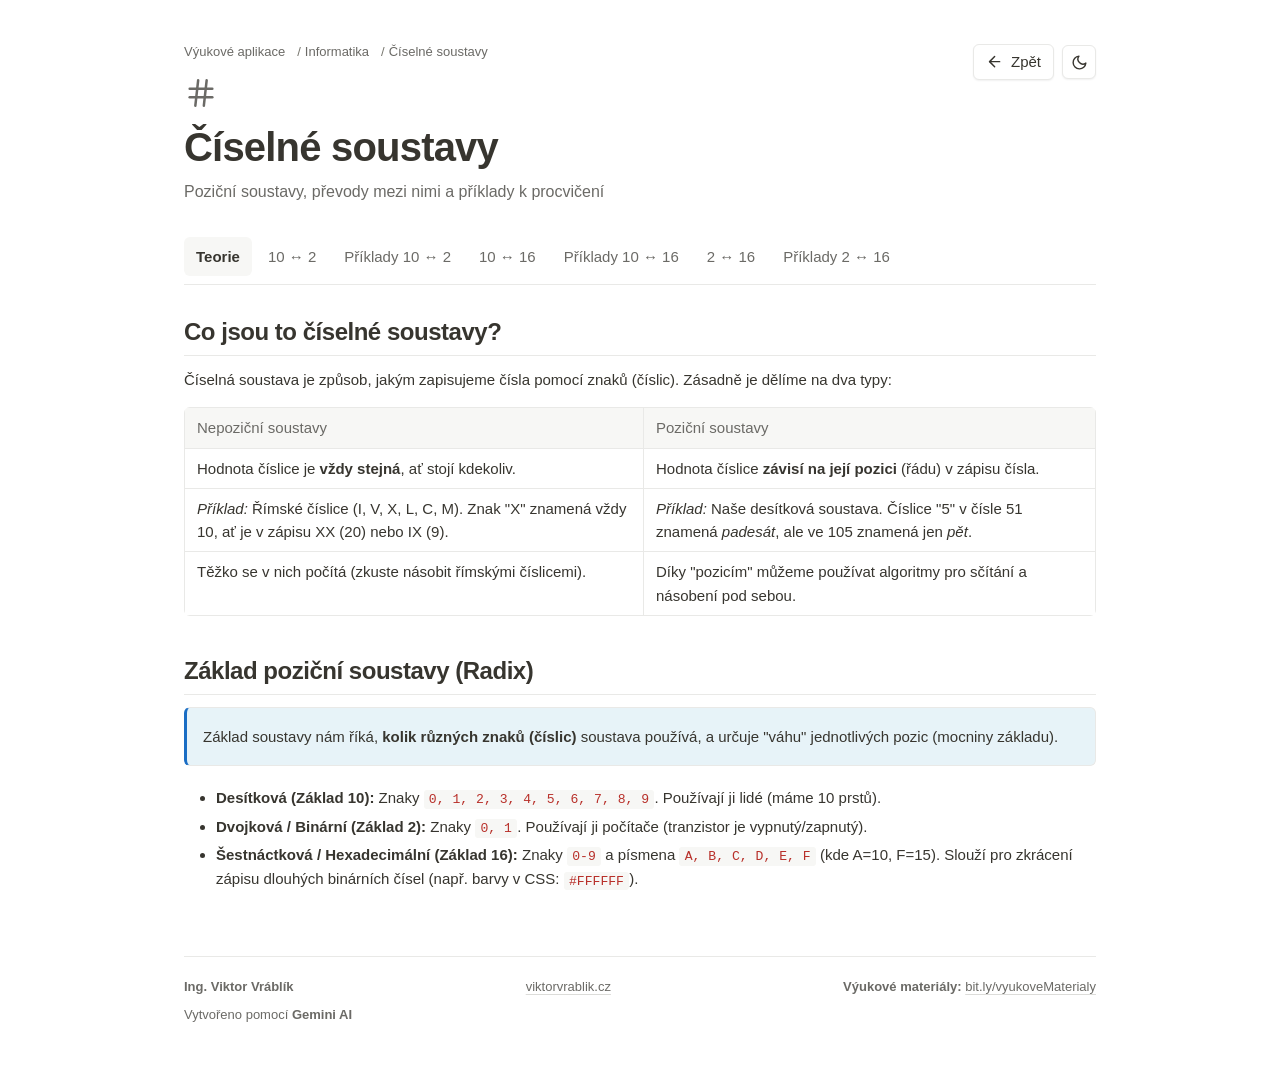
<file: informatika/ciselne_soustavy.html>
<!DOCTYPE html>
<html lang="cs">
<head>
    <meta charset="UTF-8">
    <meta name="viewport" content="width=device-width, initial-scale=1">
    <title>Číselné soustavy | Výukové aplikace</title>
    <meta name="description" content="Poziční a nepoziční číselné soustavy, převody mezi desítkovou, dvojkovou a šestnáctkovou soustavou a interaktivní příklady k procvičení.">
    <meta name="author" content="Ing. Viktor Vráblík">
    <meta name="color-scheme" content="light dark">
    <meta name="theme-color" content="#ffffff">
    <link rel="icon" href="../assets/favicon.svg" type="image/svg+xml">
    <meta property="og:type" content="article">
    <meta property="og:locale" content="cs_CZ">
    <meta property="og:title" content="Číselné soustavy">
    <meta property="og:description" content="Poziční a nepoziční číselné soustavy, převody mezi desítkovou, dvojkovou a šestnáctkovou soustavou a interaktivní příklady k procvičení.">
    <link rel="stylesheet" href="../assets/style.css">
    <script>
        // Nastaví motiv ještě před vykreslením, aby stránka neproblikla.
        (function () {
            try {
                var t = localStorage.getItem('va-theme');
                if (t !== 'light' && t !== 'dark') {
                    t = window.matchMedia('(prefers-color-scheme: dark)').matches ? 'dark' : 'light';
                }
                document.documentElement.setAttribute('data-theme', t);
            } catch (e) {}
        })();
    </script>
    <style>
        /* --- Specifika stránky --- */
        .test-panel { max-width: 620px; margin-inline: auto; }
        .task-header {
            font-size: var(--fs-lg);
            font-weight: 600;
            text-align: center;
            margin-bottom: var(--space-5);
        }
        .task-input-group {
            display: flex;
            flex-wrap: wrap;
            justify-content: center;
            gap: var(--space-2);
            margin-bottom: var(--space-5);
        }
        .task-actions { text-align: center; }

        /* Převodní tabulka nibblů se na úzké obrazovce posouvá vodorovně;
           záhlaví řádku zůstává přilepené vlevo */
        .nibble-table { white-space: nowrap; text-align: center; }
        .nibble-table th {
            position: sticky;
            left: 0;
            background: var(--surface-sunken);
        }
        .nibble-table td { font-family: var(--font-mono); }
    </style>
</head>
<body>

<a class="skip-link" href="#obsah">Přeskočit na obsah</a>

<div class="page">

    <header class="site-header">
        <div class="site-header__text">
            <nav class="breadcrumb" aria-label="Drobečková navigace">
                <a href="../index.html">Výukové aplikace</a>
                <span class="breadcrumb__sep" aria-hidden="true">/</span>
                <a href="../index.html#filtry" data-cat="inf">Informatika</a>
                <span class="breadcrumb__sep" aria-hidden="true">/</span>
                <span class="breadcrumb__current" aria-current="page">Číselné soustavy</span>
            </nav>
            <svg class="page-icon" viewBox="0 0 24 24" fill="none" stroke="currentColor" stroke-width="2" stroke-linecap="round" stroke-linejoin="round" aria-hidden="true"><line x1="4" y1="9" x2="20" y2="9"></line><line x1="4" y1="15" x2="20" y2="15"></line><line x1="10" y1="3" x2="8" y2="21"></line><line x1="16" y1="3" x2="14" y2="21"></line></svg>
            <h1>Číselné soustavy</h1>
            <p class="subtitle">Poziční soustavy, převody mezi nimi a příklady k procvičení</p>
        </div>
        <div class="site-header__actions">
            <a class="btn" href="../index.html">
                <svg class="icon" viewBox="0 0 24 24" fill="none" stroke="currentColor" stroke-width="2" stroke-linecap="round" stroke-linejoin="round" aria-hidden="true"><line x1="19" y1="12" x2="5" y2="12"></line><polyline points="12 19 5 12 12 5"></polyline></svg>
                Zpět
            </a>
            <button class="btn btn--icon theme-toggle" type="button" aria-pressed="false" title="Přepnout na tmavý režim">
                <span class="visually-hidden">Přepnout světlý a tmavý režim</span>
                <svg class="icon icon-moon" viewBox="0 0 24 24" fill="none" stroke="currentColor" stroke-width="2" stroke-linecap="round" stroke-linejoin="round" aria-hidden="true"><path d="M21 12.79A9 9 0 1 1 11.21 3 7 7 0 0 0 21 12.79z"></path></svg>
                <svg class="icon icon-sun" viewBox="0 0 24 24" fill="none" stroke="currentColor" stroke-width="2" stroke-linecap="round" stroke-linejoin="round" aria-hidden="true"><circle cx="12" cy="12" r="5"></circle><line x1="12" y1="1" x2="12" y2="3"></line><line x1="12" y1="21" x2="12" y2="23"></line><line x1="4.22" y1="4.22" x2="5.64" y2="5.64"></line><line x1="18.36" y1="18.36" x2="19.78" y2="19.78"></line><line x1="1" y1="12" x2="3" y2="12"></line><line x1="21" y1="12" x2="23" y2="12"></line><line x1="4.22" y1="19.78" x2="5.64" y2="18.36"></line><line x1="18.36" y1="5.64" x2="19.78" y2="4.22"></line></svg>
            </button>
        </div>
    </header>

<main id="obsah" tabindex="-1">

<div class="tabs" role="tablist" aria-label="Kapitoly">
  <button class="tab active" type="button" role="tab" id="t-tab-theory" aria-controls="tab-theory" aria-selected="true" tabindex="0" onclick="showTab('tab-theory', this)">Teorie</button>
  <button class="tab" type="button" role="tab" id="t-tab-bin-theory" aria-controls="tab-bin-theory" aria-selected="false" tabindex="-1" onclick="showTab('tab-bin-theory', this)">10 ↔ 2</button>
  <button class="tab" type="button" role="tab" id="t-tab-bin-test" aria-controls="tab-bin-test" aria-selected="false" tabindex="-1" onclick="showTab('tab-bin-test', this); initTest('bin')">Příklady 10 ↔ 2</button>
  <button class="tab" type="button" role="tab" id="t-tab-hex-theory" aria-controls="tab-hex-theory" aria-selected="false" tabindex="-1" onclick="showTab('tab-hex-theory', this)">10 ↔ 16</button>
  <button class="tab" type="button" role="tab" id="t-tab-hex-test" aria-controls="tab-hex-test" aria-selected="false" tabindex="-1" onclick="showTab('tab-hex-test', this); initTest('hex')">Příklady 10 ↔ 16</button>
  <button class="tab" type="button" role="tab" id="t-tab-binhex-theory" aria-controls="tab-binhex-theory" aria-selected="false" tabindex="-1" onclick="showTab('tab-binhex-theory', this)">2 ↔ 16 </button>
  <button class="tab" type="button" role="tab" id="t-tab-binhex-test" aria-controls="tab-binhex-test" aria-selected="false" tabindex="-1" onclick="showTab('tab-binhex-test', this); initTest('binhex')">Příklady 2 ↔ 16</button>
</div>

<div id="tab-theory" class="tab-content active" role="tabpanel" aria-labelledby="t-tab-theory">
  <h2>Co jsou to číselné soustavy?</h2>
  <p>Číselná soustava je způsob, jakým zapisujeme čísla pomocí znaků (číslic). Zásadně je dělíme na dva typy:</p>

  <div class="table-wrap">
    <table class="notion-table">
      <thead>
      <tr>
        <th>Nepoziční soustavy</th>
        <th>Poziční soustavy</th>
      </tr>
      </thead>
      <tbody>
      <tr>
        <td>Hodnota číslice je <strong>vždy stejná</strong>, ať stojí kdekoliv.</td>
        <td>Hodnota číslice <strong>závisí na její pozici</strong> (řádu) v zápisu čísla.</td>
      </tr>
      <tr>
        <td><em>Příklad:</em> Římské číslice (I, V, X, L, C, M). Znak "X" znamená vždy 10, ať je v zápisu XX (20) nebo IX (9).</td>
        <td><em>Příklad:</em> Naše desítková soustava. Číslice "5" v čísle 51 znamená <em>padesát</em>, ale ve 105 znamená jen <em>pět</em>.</td>
      </tr>
      <tr>
        <td>Těžko se v nich počítá (zkuste násobit římskými číslicemi).</td>
        <td>Díky "pozicím" můžeme používat algoritmy pro sčítání a násobení pod sebou.</td>
      </tr>
      </tbody>
    </table>
  </div>

  <h2>Základ poziční soustavy (Radix)</h2>
  <div class="info-box">
    Základ soustavy nám říká, <strong>kolik různých znaků (číslic)</strong> soustava používá, a určuje "váhu" jednotlivých pozic (mocniny základu).
  </div>

  <ul>
    <li><strong>Desítková (Základ 10):</strong> Znaky <code>0, 1, 2, 3, 4, 5, 6, 7, 8, 9</code>. Používají ji lidé (máme 10 prstů).</li>
    <li><strong>Dvojková / Binární (Základ 2):</strong> Znaky <code>0, 1</code>. Používají ji počítače (tranzistor je vypnutý/zapnutý).</li>
    <li><strong>Šestnáctková / Hexadecimální (Základ 16):</strong> Znaky <code>0-9</code> a písmena <code>A, B, C, D, E, F</code> (kde A=10, F=15). Slouží pro zkrácení zápisu dlouhých binárních čísel (např. barvy v CSS: <code>#FFFFFF</code>).</li>
  </ul>
</div>

<div id="tab-bin-theory" class="tab-content" role="tabpanel" aria-labelledby="t-tab-bin-theory" hidden>
  <h2>Převod: Desítková <svg class="icon icon--sm icon--inline" viewBox="0 0 24 24" fill="none" stroke="currentColor" stroke-width="2" stroke-linecap="round" stroke-linejoin="round" aria-hidden="true"><line x1="5" y1="12" x2="19" y2="12"></line><polyline points="12 5 19 12 12 19"></polyline></svg> Dvojková</h2>
  <p>Číslo postupně <strong>dělíme základem (číslem 2)</strong>. Zapisujeme si celočíselné výsledky a zbytky. Postup opakujeme, dokud nedojdeme k nule. Výsledné binární číslo přečteme ze zbytků <strong>odspoda nahoru</strong>.</p>

  <div class="alert-box">
    <strong>Příklad: Převeďte číslo 13<sub>10</sub> do binární soustavy.</strong><br><br>
    13 : 2 = 6 &nbsp;&nbsp;(zbytek <strong>1</strong>) <svg class="icon icon--sm" viewBox="0 0 24 24" fill="none" stroke="currentColor" stroke-width="2" stroke-linecap="round" stroke-linejoin="round" aria-hidden="true"><line x1="12" y1="19" x2="12" y2="5"></line><polyline points="5 12 12 5 19 12"></polyline></svg><br>
    6 : 2 = 3 &nbsp;&nbsp;&nbsp;(zbytek <strong>0</strong>) <svg class="icon icon--sm" viewBox="0 0 24 24" fill="none" stroke="currentColor" stroke-width="2" stroke-linecap="round" stroke-linejoin="round" aria-hidden="true"><line x1="12" y1="19" x2="12" y2="5"></line><polyline points="5 12 12 5 19 12"></polyline></svg><br>
    3 : 2 = 1 &nbsp;&nbsp;&nbsp;(zbytek <strong>1</strong>) <svg class="icon icon--sm" viewBox="0 0 24 24" fill="none" stroke="currentColor" stroke-width="2" stroke-linecap="round" stroke-linejoin="round" aria-hidden="true"><line x1="12" y1="19" x2="12" y2="5"></line><polyline points="5 12 12 5 19 12"></polyline></svg><br>
    1 : 2 = 0 &nbsp;&nbsp;&nbsp;(zbytek <strong>1</strong>) <svg class="icon icon--sm" viewBox="0 0 24 24" fill="none" stroke="currentColor" stroke-width="2" stroke-linecap="round" stroke-linejoin="round" aria-hidden="true"><line x1="12" y1="19" x2="12" y2="5"></line><polyline points="5 12 12 5 19 12"></polyline></svg> <em>(Čteme zespodu)</em><br><br>
    Výsledek: <strong>1101<sub>2</sub></strong>
  </div>

  <h2>Převod: Dvojková <svg class="icon icon--sm icon--inline" viewBox="0 0 24 24" fill="none" stroke="currentColor" stroke-width="2" stroke-linecap="round" stroke-linejoin="round" aria-hidden="true"><line x1="5" y1="12" x2="19" y2="12"></line><polyline points="12 5 19 12 12 19"></polyline></svg> Desítková</h2>
  <p>Každá pozice v binárním čísle má svou "váhu" (mocninu dvojky, zprava do leva: 1, 2, 4, 8, 16...). Vezmeme jedničky, vynásobíme je jejich váhou a vše sečteme.</p>

  <div class="alert-box">
    <strong>Příklad: Převeďte číslo 1011<sub>2</sub> do desítkové soustavy.</strong><br><br>
    Váhy pozic (zprava): 2<sup>0</sup>=1, 2<sup>1</sup>=2, 2<sup>2</sup>=4, 2<sup>3</sup>=8<br><br>
    Výpočet: (<strong>1</strong> × 8) + (<strong>0</strong> × 4) + (<strong>1</strong> × 2) + (<strong>1</strong> × 1)<br>
    Výpočet: 8 + 0 + 2 + 1 = <strong>11<sub>10</sub></strong>
  </div>
</div>

<div id="tab-bin-test" class="tab-content" role="tabpanel" aria-labelledby="t-tab-bin-test" hidden>
  <h2>Procvičování: Dvojková soustava</h2>

  <div class="controls-bar" style="justify-content:center">
    <button class="btn" onclick="generateTask('bin', 'toBase')">Desítková <svg class="icon icon--sm icon--inline" viewBox="0 0 24 24" fill="none" stroke="currentColor" stroke-width="2" stroke-linecap="round" stroke-linejoin="round" aria-hidden="true"><line x1="5" y1="12" x2="19" y2="12"></line><polyline points="12 5 19 12 12 19"></polyline></svg> Dvojková</button>
    <button class="btn" onclick="generateTask('bin', 'toDec')">Dvojková <svg class="icon icon--sm icon--inline" viewBox="0 0 24 24" fill="none" stroke="currentColor" stroke-width="2" stroke-linecap="round" stroke-linejoin="round" aria-hidden="true"><line x1="5" y1="12" x2="19" y2="12"></line><polyline points="12 5 19 12 12 19"></polyline></svg> Desítková</button>
  </div>

  <div class="panel test-panel" id="test-bin-ui" style="display:none;">
    <div class="task-header" id="bin-task-text">Převeďte ...</div>
    <div class="task-input-group">
      <input type="text" id="bin-input" class="notion-input" placeholder="Zadejte výsledek..." onkeypress="handleEnter(event, 'bin')">
      <button class="btn btn--primary" onclick="checkAnswer('bin')">Zkontrolovat</button>
    </div>
    <div id="bin-feedback" class="feedback"></div>
    <div class="task-actions">
      <button class="btn" onclick="toggleSteps('bin')">Zobrazit / Skrýt postup</button>
    </div>
    <div id="bin-steps" class="steps-box"></div>
  </div>
</div>

<div id="tab-hex-theory" class="tab-content" role="tabpanel" aria-labelledby="t-tab-hex-theory" hidden>
  <h2>Převod: Desítková <svg class="icon icon--sm icon--inline" viewBox="0 0 24 24" fill="none" stroke="currentColor" stroke-width="2" stroke-linecap="round" stroke-linejoin="round" aria-hidden="true"><line x1="5" y1="12" x2="19" y2="12"></line><polyline points="12 5 19 12 12 19"></polyline></svg> Šestnáctková</h2>
  <p>Princip je úplně stejný jako u dvojkové, jen <strong>dělíme číslem 16</strong>. Zbytky větší než 9 musíme převést na písmena (10=A, 11=B, 12=C, 13=D, 14=E, 15=F).</p>

  <div class="alert-box">
    <strong>Příklad: Převeďte číslo 254<sub>10</sub> do hexadecimální soustavy.</strong><br><br>
    254 : 16 = 15 &nbsp;&nbsp;(zbytek 14 = <strong>E</strong>) <svg class="icon icon--sm" viewBox="0 0 24 24" fill="none" stroke="currentColor" stroke-width="2" stroke-linecap="round" stroke-linejoin="round" aria-hidden="true"><line x1="12" y1="19" x2="12" y2="5"></line><polyline points="5 12 12 5 19 12"></polyline></svg><br>
    15 : 16 = 0 &nbsp;&nbsp;&nbsp;&nbsp;(zbytek 15 = <strong>F</strong>) <svg class="icon icon--sm" viewBox="0 0 24 24" fill="none" stroke="currentColor" stroke-width="2" stroke-linecap="round" stroke-linejoin="round" aria-hidden="true"><line x1="12" y1="19" x2="12" y2="5"></line><polyline points="5 12 12 5 19 12"></polyline></svg><br><br>
    Výsledek: <strong>FE<sub>16</sub></strong>
  </div>

  <h2>Převod: Šestnáctková <svg class="icon icon--sm icon--inline" viewBox="0 0 24 24" fill="none" stroke="currentColor" stroke-width="2" stroke-linecap="round" stroke-linejoin="round" aria-hidden="true"><line x1="5" y1="12" x2="19" y2="12"></line><polyline points="12 5 19 12 12 19"></polyline></svg> Desítková</h2>
  <p>Opět stejný princip, ale násobíme mocninami 16 (zprava: 1, 16, 256...). Písmena převedeme na jejich číselnou hodnotu.</p>

  <div class="alert-box">
    <strong>Příklad: Převeďte číslo 2A<sub>16</sub> do desítkové soustavy.</strong><br><br>
    Váhy pozic: 16<sup>0</sup>=1, 16<sup>1</sup>=16.<br>
    Znaky: A = 10, 2 = 2.<br><br>
    Výpočet: (<strong>2</strong> × 16) + (<strong>10</strong> × 1)<br>
    Výpočet: 32 + 10 = <strong>42<sub>10</sub></strong>
  </div>
</div>

<div id="tab-hex-test" class="tab-content" role="tabpanel" aria-labelledby="t-tab-hex-test" hidden>
  <h2>Procvičování: Šestnáctková soustava</h2>

  <div class="controls-bar" style="justify-content:center">
    <button class="btn" onclick="generateTask('hex', 'toBase')">Desítková <svg class="icon icon--sm icon--inline" viewBox="0 0 24 24" fill="none" stroke="currentColor" stroke-width="2" stroke-linecap="round" stroke-linejoin="round" aria-hidden="true"><line x1="5" y1="12" x2="19" y2="12"></line><polyline points="12 5 19 12 12 19"></polyline></svg> Šestnáctková</button>
    <button class="btn" onclick="generateTask('hex', 'toDec')">Šestnáctková <svg class="icon icon--sm icon--inline" viewBox="0 0 24 24" fill="none" stroke="currentColor" stroke-width="2" stroke-linecap="round" stroke-linejoin="round" aria-hidden="true"><line x1="5" y1="12" x2="19" y2="12"></line><polyline points="12 5 19 12 12 19"></polyline></svg> Desítková</button>
  </div>

  <div class="panel test-panel" id="test-hex-ui" style="display:none;">
    <div class="task-header" id="hex-task-text">Převeďte ...</div>
    <div class="task-input-group">
      <input type="text" id="hex-input" class="notion-input" placeholder="Zadejte výsledek..." onkeypress="handleEnter(event, 'hex')">
      <button class="btn btn--primary" onclick="checkAnswer('hex')">Zkontrolovat</button>
    </div>
    <div id="hex-feedback" class="feedback"></div>
    <div class="task-actions">
      <button class="btn" onclick="toggleSteps('hex')">Zobrazit / Skrýt postup</button>
    </div>
    <div id="hex-steps" class="steps-box"></div>
  </div>
</div>

<div id="tab-binhex-theory" class="tab-content" role="tabpanel" aria-labelledby="t-tab-binhex-theory" hidden>
  <h2>Přímý převod pomocí Nibblů (BIN ↔ HEX)</h2>
  <p>Dvojková a šestnáctková soustava mají k sobě velmi blízko. Platí totiž matematický vztah, že <strong>16 = 2<sup>4</sup></strong>.</p>
  <p>To v praxi znamená, že přesně <strong>4 bity (tzv. nibble)</strong> dokáží reprezentovat hodnoty od 0 do 15. A to je přesně rozsah jedné číslice v šestnáctkové soustavě! Můžeme tak čísla "překládat" znak po znaku bez nutnosti složitého dělení či násobení přes desítkovou soustavu.</p>


  <div class="table-wrap">
    <table class="notion-table nibble-table">
        <tbody>
        <tr>
          <th>HEX</th>
          <td>0</td>
          <td>1</td>
          <td>2</td>
          <td>3</td>
          <td>4</td>
          <td>5</td>
          <td>6</td>
          <td>7</td>
          <td>8</td>
          <td>9</td>
          <td>A</td>
          <td>B</td>
          <td>C</td>
          <td>D</td>
          <td>E</td>
          <td>F</td>
        </tr>
        <tr>
          <th>BIN</th>
          <td>0000</td>
          <td>0001</td>
          <td>0010</td>
          <td>0011</td>
          <td>0100</td>
          <td>0101</td>
          <td>0110</td>
          <td>0111</td>
          <td>1000</td>
          <td>1001</td>
          <td>1010</td>
          <td>1011</td>
          <td>1100</td>
          <td>1101</td>
          <td>1110</td>
          <td>1111</td>
        </tr>
        </tbody>
      </table>
  </div>

  <div class="alert-box">
    <strong>Příklad: Dvojková <svg class="icon icon--sm icon--inline" viewBox="0 0 24 24" fill="none" stroke="currentColor" stroke-width="2" stroke-linecap="round" stroke-linejoin="round" aria-hidden="true"><line x1="5" y1="12" x2="19" y2="12"></line><polyline points="12 5 19 12 12 19"></polyline></svg> Šestnáctková (Zprava doleva)</strong><br><br>
    Zadání: 110101110<sub>2</sub><br>
    1. Rozdělíme na čtveřice zprava doleva: <code>1</code> <code>1010</code> <code>1110</code><br>
    2. Krajní levou skupinu doplníme nulami zleva na 4 bity: <code>0001</code> <code>1010</code> <code>1110</code><br>
    3. Přeložíme každou čtveřici podle tabulky: <code>1</code> <code>A</code> <code>E</code><br>
    Výsledek: <strong>1AE<sub>16</sub></strong>
  </div>

  <div class="alert-box">
    <strong>Příklad: Šestnáctková <svg class="icon icon--sm icon--inline" viewBox="0 0 24 24" fill="none" stroke="currentColor" stroke-width="2" stroke-linecap="round" stroke-linejoin="round" aria-hidden="true"><line x1="5" y1="12" x2="19" y2="12"></line><polyline points="12 5 19 12 12 19"></polyline></svg> Dvojková (Zleva doprava)</strong><br><br>
    Zadání: 4F<sub>16</sub><br>
    1. Přeložíme znaky na přesně 4 bity: 4 = <code>0100</code>, F = <code>1111</code><br>
    2. Spojíme: <code>01001111</code><br>
    3. Případné nuly úplně vlevo můžeme smazat: <code>1001111</code><br>
    Výsledek: <strong>1001111<sub>2</sub></strong>
  </div>
</div>

<div id="tab-binhex-test" class="tab-content" role="tabpanel" aria-labelledby="t-tab-binhex-test" hidden>
  <h2>Procvičování: Převody pomocí nibblů</h2>

  <div class="table-wrap">
    <table class="notion-table nibble-table">
      <tbody>
      <tr>
        <th>HEX</th>
        <td>0</td>
        <td>1</td>
        <td>2</td>
        <td>3</td>
        <td>4</td>
        <td>5</td>
        <td>6</td>
        <td>7</td>
        <td>8</td>
        <td>9</td>
        <td>A</td>
        <td>B</td>
        <td>C</td>
        <td>D</td>
        <td>E</td>
        <td>F</td>
      </tr>
      <tr>
        <th>BIN</th>
        <td>0000</td>
        <td>0001</td>
        <td>0010</td>
        <td>0011</td>
        <td>0100</td>
        <td>0101</td>
        <td>0110</td>
        <td>0111</td>
        <td>1000</td>
        <td>1001</td>
        <td>1010</td>
        <td>1011</td>
        <td>1100</td>
        <td>1101</td>
        <td>1110</td>
        <td>1111</td>
      </tr>
      </tbody>
    </table>
  </div>

  <div class="controls-bar" style="justify-content:center">
    <button class="btn" onclick="generateTask('binhex', 'toHex')">Dvojková <svg class="icon icon--sm icon--inline" viewBox="0 0 24 24" fill="none" stroke="currentColor" stroke-width="2" stroke-linecap="round" stroke-linejoin="round" aria-hidden="true"><line x1="5" y1="12" x2="19" y2="12"></line><polyline points="12 5 19 12 12 19"></polyline></svg> Šestnáctková</button>
    <button class="btn" onclick="generateTask('binhex', 'toBin')">Šestnáctková <svg class="icon icon--sm icon--inline" viewBox="0 0 24 24" fill="none" stroke="currentColor" stroke-width="2" stroke-linecap="round" stroke-linejoin="round" aria-hidden="true"><line x1="5" y1="12" x2="19" y2="12"></line><polyline points="12 5 19 12 12 19"></polyline></svg> Dvojková</button>
  </div>

  <div class="panel test-panel" id="test-binhex-ui" style="display:none;">
    <div class="task-header" id="binhex-task-text">Převeďte ...</div>
    <div class="task-input-group">
      <input type="text" id="binhex-input" class="notion-input" placeholder="Zadejte výsledek..." onkeypress="handleEnter(event, 'binhex')">
      <button class="btn btn--primary" onclick="checkAnswer('binhex')">Zkontrolovat</button>
    </div>
    <div id="binhex-feedback" class="feedback"></div>
    <div class="task-actions">
      <button class="btn" onclick="toggleSteps('binhex')">Zobrazit / Skrýt postup</button>
    </div>
    <div id="binhex-steps" class="steps-box"></div>
  </div>
</div>

</main>

    <footer class="site-footer">
        <div class="site-footer__line">
            <span><strong>Ing. Viktor Vráblík</strong></span>
            <span><a href="https://viktorvrablik.cz" target="_blank" rel="noopener">viktorvrablik.cz</a></span>
            <span><strong>Výukové materiály:</strong> <a href="https://viktorvrablik.notion.site/V-ukov-materi-ly-989c7b813ff0494d84d5905f3e5a5e59" target="_blank" rel="noopener">bit.ly/vyukoveMaterialy</a></span>
        </div>
        <div class="site-footer__line">
            <span>Vytvořeno pomocí <b>Gemini AI</b></span>
        </div>
    </footer>

</div>

<script src="../assets/theme.js"></script>
<script>
  // --- UI LOGIKA ---

  // --- HERNÍ A GENEROVACÍ LOGIKA ---
  let currentTask = { value: 0, fromBase: 10, toBase: 2, correctAnswer: "" };

  function getRandomInt(min, max) { return Math.floor(Math.random() * (max - min + 1)) + min; }

  function initTest(mode) {
    document.getElementById(`test-${mode}-ui`).style.display = 'none';
  }

  function generateTask(mode, direction) {
    document.getElementById(`test-${mode}-ui`).style.display = 'block';
    document.getElementById(`${mode}-input`).value = '';
    document.getElementById(`${mode}-feedback`).innerText = '';
    document.getElementById(`${mode}-feedback`).className = 'feedback';
    document.getElementById(`${mode}-steps`).style.display = 'none';

    let isToDec = (direction === 'toDec');

    if (mode === 'bin') {
      let decValue = getRandomInt(5, 128);
      if (isToDec) {
        currentTask = { value: decValue, fromBase: 2, toBase: 10, correctAnswer: decValue.toString(10) };
        document.getElementById('bin-task-text').innerHTML = `Převeďte <strong>${decValue.toString(2)}<sub>2</sub></strong> do desítkové soustavy:`;
      } else {
        currentTask = { value: decValue, fromBase: 10, toBase: 2, correctAnswer: decValue.toString(2) };
        document.getElementById('bin-task-text').innerHTML = `Převeďte <strong>${decValue}<sub>10</sub></strong> do dvojkové soustavy:`;
      }
    } else if (mode === 'hex') {
      let decValue = getRandomInt(16, 500);
      if (isToDec) {
        currentTask = { value: decValue, fromBase: 16, toBase: 10, correctAnswer: decValue.toString(10) };
        document.getElementById('hex-task-text').innerHTML = `Převeďte <strong>${decValue.toString(16).toUpperCase()}<sub>16</sub></strong> do desítkové soustavy:`;
      } else {
        currentTask = { value: decValue, fromBase: 10, toBase: 16, correctAnswer: decValue.toString(16).toUpperCase() };
        document.getElementById('hex-task-text').innerHTML = `Převeďte <strong>${decValue}<sub>10</sub></strong> do šestnáctkové soustavy:`;
      }
    } else if (mode === 'binhex') {
      let decValue = getRandomInt(16, 4095); // čísla do FFF
      if (direction === 'toHex') {
        currentTask = { value: decValue, fromBase: 2, toBase: 16, correctAnswer: decValue.toString(16).toUpperCase() };
        document.getElementById('binhex-task-text').innerHTML = `Převeďte <strong>${decValue.toString(2)}<sub>2</sub></strong> do šestnáctkové soustavy:`;
      } else {
        currentTask = { value: decValue, fromBase: 16, toBase: 2, correctAnswer: decValue.toString(2) };
        document.getElementById('binhex-task-text').innerHTML = `Převeďte <strong>${decValue.toString(16).toUpperCase()}<sub>16</sub></strong> do dvojkové soustavy:`;
      }
    }

    generateStepsText(mode);
    document.getElementById(`${mode}-input`).focus();
  }

  function checkAnswer(mode) {
    const inputEl = document.getElementById(`${mode}-input`);
    const feedbackEl = document.getElementById(`${mode}-feedback`);
    let userVal = inputEl.value.trim().toUpperCase();

    if (userVal === "") {
      feedbackEl.innerText = "Zadejte nějakou hodnotu.";
      feedbackEl.className = 'feedback error';
      return;
    }

    // Ošetření vstupů - odstranění mezer (pro případy oddělování nibblů uživatelem)
    userVal = userVal.replace(/\s+/g, '');

    // Pokud uživatel převáděl do BIN, odstraníme mu zbytečné nuly zleva (00101 -> 101)
    if (currentTask.toBase === 2) {
      userVal = userVal.replace(/^0+/, '');
      if (userVal === "") userVal = "0"; // kdyby zadal "0000" u nuly
    }

    if (userVal === currentTask.correctAnswer) {
      feedbackEl.innerText = "Výborně! Správná odpověď.";
      feedbackEl.className = 'feedback success';
    } else {
      feedbackEl.innerText = `Chyba. Zkuste to znovu, nebo si zobrazte postup.`;
      feedbackEl.className = 'feedback error';
    }
  }

  function handleEnter(e, mode) {
    if (e.key === 'Enter') checkAnswer(mode);
  }

  function toggleSteps(mode) {
    const stepsEl = document.getElementById(`${mode}-steps`);
    stepsEl.style.display = stepsEl.style.display === 'block' ? 'none' : 'block';
  }

  function getHexChar(num) {
    if (num < 10) return num.toString();
    return String.fromCharCode(55 + num); // 10 -> 'A'
  }

  function generateStepsText(mode) {
    let stepsHTML = "";
    let val = currentTask.value;

    if (mode === 'binhex') {
      if (currentTask.toBase === 16) {
        let binStr = val.toString(2);
        stepsHTML += `Převod z dvojkové do šestnáctkové pomocí nibblů (čtveřic bitů):\n\n`;
        stepsHTML += `1. Rozdělíme číslo na čtveřice bitů zprava doleva.\n`;

        let paddedBin = binStr;
        while (paddedBin.length % 4 !== 0) paddedBin = '0' + paddedBin;

        stepsHTML += `   (Případně doplníme nuly zleva): ${paddedBin}\n\n`;

        let chunks = paddedBin.match(/.{1,4}/g);
        stepsHTML += `2. Každou čtveřici převedeme na HEX znak (viz tabulka):\n`;
        let hexRes = "";
        chunks.forEach(chunk => {
          let h = parseInt(chunk, 2).toString(16).toUpperCase();
          stepsHTML += `   ${chunk} = ${h}\n`;
          hexRes += h;
        });
        stepsHTML += `\nVýsledek: ${hexRes}`;
      } else {
        let hexStr = val.toString(16).toUpperCase();
        stepsHTML += `Převod ze šestnáctkové do dvojkové pomocí nibblů:\n\n`;
        stepsHTML += `1. Každý znak převedeme na přesně 4 bity (viz tabulka):\n`;

        let binRes = "";
        for (let char of hexStr) {
          let b = parseInt(char, 16).toString(2);
          while (b.length < 4) b = '0' + b;
          stepsHTML += `   ${char} = ${b}\n`;
          binRes += b;
        }

        stepsHTML += `\n2. Spojíme a případně odstraníme nuly úplně vlevo:\n`;
        let finalBin = parseInt(binRes, 2).toString(2);
        stepsHTML += `   ${binRes} = ${finalBin}`;
      }
    }
    else if (currentTask.fromBase === 10) {
      stepsHTML += `Zadané číslo postupně dělíme základem (${currentTask.toBase}):\n\n`;
      let currentNum = val;
      let base = currentTask.toBase;
      let remainders = [];

      while (currentNum > 0) {
        let quotient = Math.floor(currentNum / base);
        let remainder = currentNum % base;
        let remStr = base === 16 && remainder >= 10 ? `${remainder} (tj. ${getHexChar(remainder)})` : remainder;

        stepsHTML += `${currentNum} : ${base} = ${quotient} ... zbytek ${remStr}\n`;
        remainders.push(base === 16 ? getHexChar(remainder) : remainder);
        currentNum = quotient;
      }
      stepsHTML += `\nČteme zbytky odspoda: ${remainders.reverse().join('')}`;
    } else {
      let strVal = val.toString(currentTask.fromBase).toUpperCase();
      let base = currentTask.fromBase;
      stepsHTML += `Každý znak vynásobíme příslušnou mocninou základu (${base}):\n\n`;

      let sumLine = [];
      let calcLine = [];
      let finalSum = 0;

      for (let i = 0; i < strVal.length; i++) {
        let char = strVal[i];
        let numVal = parseInt(char, base);
        let power = strVal.length - 1 - i;
        let weight = Math.pow(base, power);

        sumLine.push(`(${numVal} * ${base}^${power})`);
        calcLine.push(`${numVal * weight}`);
        finalSum += (numVal * weight);
      }

      stepsHTML += `${strVal} = ${sumLine.join(' + ')}\n`;
      stepsHTML += `     = ${calcLine.join(' + ')}\n`;
      stepsHTML += `     = ${finalSum}`;
    }

    document.getElementById(`${mode}-steps`).innerText = stepsHTML;
  }
</script>
<script>
    /* Sjednocené přepínání panelů + ovládání šipkami a ARIA stavy. */
    function showTab(id, btn) {
        var panel = document.getElementById(id);
        if (!panel) return;
        var scope = panel.parentElement;

        scope.querySelectorAll(':scope > .tab-content').forEach(function (p) {
            p.classList.toggle('active', p === panel);
            p.hidden = (p !== panel);
        });

        var bar = btn ? btn.closest('.tabs') : document.querySelector('.tabs');
        if (bar) {
            bar.querySelectorAll('.tab').forEach(function (b) {
                var on = (b === btn);
                b.classList.toggle('active', on);
                b.setAttribute('aria-selected', on ? 'true' : 'false');
                b.setAttribute('tabindex', on ? '0' : '-1');
            });
        }
    }

    document.querySelectorAll('.tabs[role="tablist"]').forEach(function (bar) {
        bar.addEventListener('keydown', function (e) {
            if (e.key !== 'ArrowRight' && e.key !== 'ArrowLeft' && e.key !== 'Home' && e.key !== 'End') return;
            var tabs = Array.prototype.slice.call(bar.querySelectorAll('.tab:not(:disabled)'));
            var i = tabs.indexOf(document.activeElement);
            if (i === -1) return;
            e.preventDefault();
            var next = e.key === 'Home' ? 0
                : e.key === 'End' ? tabs.length - 1
                : (i + (e.key === 'ArrowRight' ? 1 : tabs.length - 1)) % tabs.length;
            tabs[next].focus();
            tabs[next].click();
        });
    });
</script>
</body>
</html>
</file>
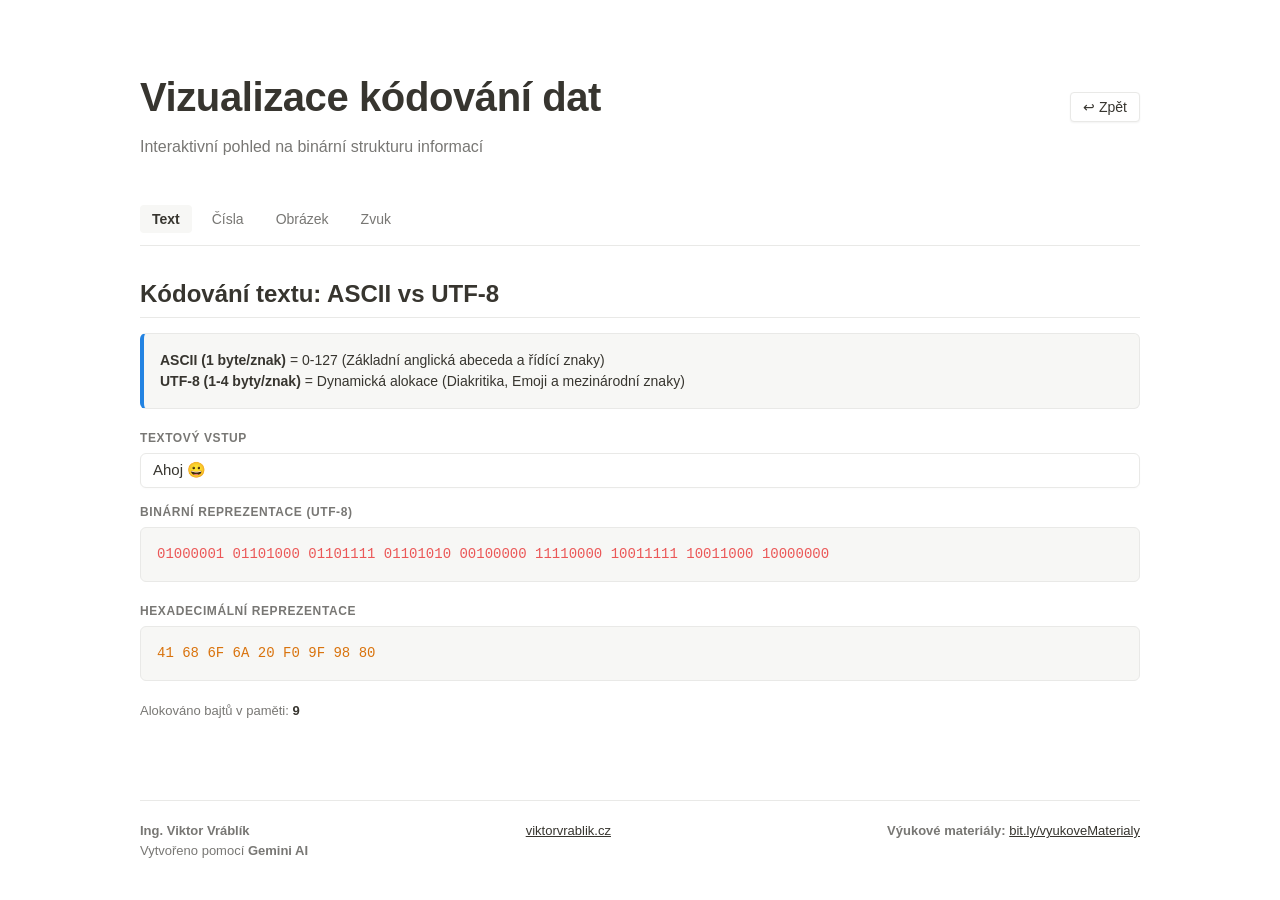
<file: Informatika/kodovani_dat.html>
<!DOCTYPE html>
<html lang="cs">
<head>
    <meta charset="UTF-8">
    <meta name="viewport" content="width=device-width, initial-scale=1.0">
    <title>Vizualizace kódování dat | TechUI</title>
    <style>
        /* --- NOTION DESIGN TEMPLATE --- */
        :root {
            --bg: #ffffff;
            --surface: #ffffff;
            --border: #e9e9e7;
            --text: #37352f;
            --text-muted: #787774;
            --accent: #2383e2;
            --hover-bg: #f7f7f5;
            --card-shadow: 0 1px 3px rgba(0,0,0,0.05), 0 1px 2px rgba(0,0,0,0.1);
            
            /* Visualizer Colors (Notion friendly) */
            --bar-default: #e4e4e1;
            --bar-accent: #2383e2; /* Blue */
            --bar-compare: #d9730d; /* Orange */
            --bar-swap: #e03e3e; /* Red */
            --bar-sorted: #0f7b6c; /* Green */
            --bar-pivot: #6940a5; /* Purple */
        }

        body {
            font-family: -apple-system, BlinkMacSystemFont, "Segoe UI", Helvetica, Arial, sans-serif;
            background-color: var(--bg);
            color: var(--text);
            max-width: 1000px;
            margin: 0 auto;
            padding: 40px 24px;
            line-height: 1.5;
            overflow-x: hidden;
        }

        /* --- HEADER --- */
        header { margin-bottom: 30px; display: flex; justify-content: space-between; align-items: center }
        h1 { 
            font-size: 40px; 
            font-weight: 700; 
            margin-bottom: 8px; 
            letter-spacing: -0.01em; 
            display: flex;
            align-items: center;
            gap: 10px;
        }
        .subtitle { color: var(--text-muted); font-size: 16px; margin-top: 0; }

        h2 { font-size: 24px; font-weight: 600; margin-bottom: 15px; margin-top: 30px; padding-bottom: 5px; border-bottom: 1px solid var(--border); }
        h3 { font-size: 20px; font-weight: 600; margin-bottom: 10px; margin-top: 25px; }

        /* --- FILTERS / NAVIGATION --- */
        .filter-bar {
            display: flex;
            gap: 8px;
            margin-bottom: 30px;
            padding-bottom: 12px;
            border-bottom: 1px solid var(--border);
            overflow-x: auto;
        }

        .filter-btn {
            padding: 6px 12px;
            font-size: 14px;
            border: none;
            background: transparent;
            color: var(--text-muted);
            cursor: pointer;
            border-radius: 4px;
            white-space: nowrap;
            transition: 0.2s;
            font-family: inherit;
        }

        .filter-btn:hover { background: var(--hover-bg); color: var(--text); }
        .filter-btn.active { background: var(--hover-bg); color: var(--text); font-weight: 600; }

        /* --- CONTENT PANELS --- */
        .tab-content { display: none; animation: fadeIn 0.2s ease-in-out; }
        .tab-content.active { display: block; }
        @keyframes fadeIn { from { opacity: 0; transform: translateY(2px); } to { opacity: 1; transform: translateY(0); } }

        /* Vstupy a tlačítka */
        input[type="text"], input[type="number"] { 
            width: 100%; padding: 8px 12px; font-size: 15px; margin-bottom: 15px; 
            box-sizing: border-box; background: var(--bg); color: var(--text);
            border: 1px solid var(--border); border-radius: 6px; font-family: inherit; outline: none;
            transition: border-color 0.2s; box-shadow: 0 1px 2px rgba(0,0,0,0.02);
        }
        input[type="text"]:focus, input[type="number"]:focus { border-color: var(--accent); }
        
        .btn {
            padding: 6px 12px; background: var(--bg); border: 1px solid var(--border);
            color: var(--text); border-radius: 4px; font-family: inherit; font-size: 14px;
            font-weight: 500; cursor: pointer; transition: 0.2s; box-shadow: 0 1px 2px rgba(0,0,0,0.05);
            display: inline-flex; align-items: center; gap: 5px;
        }
        .btn:hover:not(:disabled) { background: var(--hover-bg); }

        /* Výstupy dat */
        .code-box {
            background: var(--hover-bg); color: #eb5757;
            padding: 16px; border: 1px solid var(--border); border-radius: 6px; word-wrap: break-word;
            font-size: 14px; font-family: "SFMono-Regular", Consolas, "Liberation Mono", Menlo, Courier, monospace;
            margin-bottom: 20px;
        }
        .label { font-size: 12px; color: var(--text-muted); display: block; margin-bottom: 6px; font-weight: 600; letter-spacing: 0.05em; text-transform: uppercase; }
        
        .info-box { 
            background: var(--hover-bg); border: 1px solid var(--border); border-left: 4px solid var(--accent); 
            padding: 16px; margin-bottom: 20px; font-size: 14px; color: var(--text); border-radius: 6px;
        }

        /* Mřížka (Obrázek) */
        .grid-container { display: flex; gap: 20px; flex-wrap: wrap; align-items: flex-start; }
        .grid { display: grid; grid-template-columns: repeat(8, 25px); gap: 1px; background: var(--border); border: 1px solid var(--border); border-radius: 4px; overflow: hidden; }
        .pixel { width: 25px; height: 25px; background-color: #ffffff; cursor: crosshair; }

        /* Zvuk */
        canvas { background: var(--bg); border: 1px solid var(--border); border-radius: 6px; width: 100%; height: 180px; margin-bottom: 10px; box-shadow: 0 1px 2px rgba(0,0,0,0.02); }
        .canvas-row { display: flex; gap: 20px; flex-wrap: wrap; margin-bottom: 15px;}
        .canvas-wrap { flex: 1; min-width: 300px; }
        
        .controls-box {
            background: var(--hover-bg); padding: 16px; border: 1px solid var(--border); border-radius: 6px; display: flex; flex-direction: column; gap: 15px;
        }

        /* Čísla (Plovoucí řádová čárka) */
        .bit-sign { color: var(--bar-swap); font-weight: bold;}
        .bit-exp { color: var(--bar-sorted); font-weight: bold;}
        .bit-mant { color: var(--bar-accent); font-weight: bold;}

        /* Footer */
        footer { margin-top: 80px; padding-top: 20px; border-top: 1px solid var(--border); font-size: 13px; color: var(--text-muted); }
        .footer_line { display: flex; justify-content: space-between; }
        @media (max-width: 800px) { .footer_line { flex-direction: column; gap: 10px; } }
        
        /* Posuvníky */
        input[type=range] { -webkit-appearance: none; width: 100%; background: transparent; }
        input[type=range]::-webkit-slider-thumb { -webkit-appearance: none; height: 16px; width: 16px; background: var(--bg); border: 1px solid var(--border); box-shadow: 0 1px 3px rgba(0,0,0,0.2); cursor: pointer; margin-top: -6px; border-radius: 50%;}
        input[type=range]::-webkit-slider-runnable-track { width: 100%; height: 4px; cursor: pointer; background: var(--border); border-radius: 2px;}

        @media (max-width: 800px) {
            header {flex-direction: column-reverse; align-items: flex-start;}
            footer {flex-direction: column; gap: 10px;}
        }

        a {
            color: var(--text)
        }
    </style>
</head>
<body>
     <header>
        <div>
            <h1>Vizualizace kódování dat</h1>
            <p class="subtitle">Interaktivní pohled na binární strukturu informací</p>
        </div>
        <button class="btn" onclick="location.href = '../index.html'">↩ Zpět</button>
    </header>
    
    <div class="filter-bar">
        <button class="filter-btn active" onclick="showTab('textTab', this)">Text</button>
        <button class="filter-btn" onclick="showTab('numTab', this)">Čísla</button>
        <button class="filter-btn" onclick="showTab('imageTab', this)">Obrázek</button>
        <button class="filter-btn" onclick="showTab('audioTab', this)">Zvuk</button>
    </div>

    <div id="textTab" class="tab-content active">
        <h2>Kódování textu: ASCII vs UTF-8</h2>
        <div class="info-box">
            <strong>ASCII (1 byte/znak)</strong> = 0-127 (Základní anglická abeceda a řídící znaky)<br>
            <strong>UTF-8 (1-4 byty/znak)</strong> = Dynamická alokace (Diakritika, Emoji a mezinárodní znaky)
        </div>
        
        <span class="label">Textový Vstup</span>
        <input type="text" id="textInput" placeholder="Zadej text..." oninput="updateText()" value="Ahoj 😀">
        
        <span class="label">Binární reprezentace (UTF-8)</span>
        <div class="code-box" id="textBinOutput">...</div>
        
        <span class="label">Hexadecimální reprezentace</span>
        <div class="code-box" id="textHexOutput" style="color: var(--bar-compare);">...</div>
        <p style="font-size: 13px; color: var(--text-muted);">Alokováno bajtů v paměti: <strong style="color: var(--text);" id="byteCount">0</strong></p>
    </div>

    <div id="numTab" class="tab-content">
        <h2>Kódování čísel</h2>
        
        <h3>Celá čísla (32-bit Integer)</h3>
        <p style="font-size: 14px; color: var(--text-muted);">Zadej záporné číslo pro zobrazení reprezentace pomocí dvojkového doplňku.</p>
        <input type="number" id="intInput" value="42" oninput="updateNumbers()">
        <span class="label">Memory Dump (32-bit)</span>
        <div class="code-box" id="intBinOutput">...</div>

        <h3>Desetinná čísla (Float 32 - IEEE 754)</h3>
        <p style="font-size: 14px; color: var(--text-muted);">Standard alokuje 32 bitů: Znaménko (1 bit) | Exponent (8 bitů) | Mantisa (23 bitů).</p>
        
        <input type="number" id="floatInput" step="0.1" value="3.14" oninput="updateNumbers()">
        <span class="label">IEEE 754 Struktura</span>
        <div class="code-box" style="letter-spacing: 1px;">
            <span class="bit-sign" title="Znaménko (Sign)">S</span> 
            <span class="bit-exp" title="Exponent">EEEEEEEE</span> 
            <span class="bit-mant" title="Mantisa">MMMMMMMMMMMMMMMMMMMMMMM</span><br><br>
            <span id="floatBinOutput">...</span>
        </div>
    </div>

    <div id="imageTab" class="tab-content">
        <h2>Barevný obraz (RGB Matrix)</h2>
        <div style="margin-bottom: 20px; display: flex; align-items: center; gap: 15px;">
            <div style="display: flex; flex-direction: column;">
                <span class="label" style="margin-bottom: 4px;">Výběr barvy</span>
                <input type="color" id="colorPicker" value="#0f7b6c" style="background: transparent; border: 1px solid var(--border); border-radius: 4px; cursor: pointer; height: 32px; width: 60px; padding: 2px;">
            </div>
            <button class="btn" style="margin-top: auto; height: 32px;" onclick="clearImageGrid()">Vyčistit mřížku</button>
        </div>
        <div class="grid-container">
            <div class="grid" id="imageGrid"></div>
            <div class="code-box" id="imageOutput" style="font-size: 13px; flex: 1; letter-spacing: 1px; color: var(--text-muted);"></div>
        </div>
    </div>

    <div id="audioTab" class="tab-content">
        <h2>Zpracování signálu (A/D Převodník)</h2>
        <div class="canvas-row">
            <div class="canvas-wrap">
                <span class="label">Analogový vstup (Přírodní signál)</span>
                <canvas id="inCanvas"></canvas>
            </div>
            <div class="canvas-wrap">
                <span class="label">Digitální výstup (Kvantovaný počítačem)</span>
                <canvas id="outCanvas"></canvas>
            </div>
        </div>
        <div class="controls-box">
            <div>
                <span class="label">Vzorkovací frekvence (Sample Rate): <span id="freqVal" style="color: var(--text);">12</span> Hz</span>
                <input type="range" id="sampleRate" min="4" max="60" value="12" oninput="drawAudio()">
            </div>
            <div>
                <span class="label">Bitová hloubka (Bit Depth / Kvantizace): <span id="depthVal" style="color: var(--text);">4</span> úrovní</span>
                <input type="range" id="bitDepth" min="2" max="16" value="4" oninput="drawAudio()">
            </div>
        </div>
    </div>

    <footer>
        <div class="footer_line">
            <span><strong>Ing. Viktor Vráblík</strong></span>
            <span><a href="https://viktorvrablik.cz" target="_blank">viktorvrablik.cz</a> </span>
            <span><strong>Výukové materiály:</strong> <a href="https://viktorvrablik.notion.site/V-ukov-materi-ly-989c7b813ff0494d84d5905f3e5a5e59" target="_blank">bit.ly/vyukoveMaterialy</a></span>
        </div>

        <div class="footer_line">
            <span>Vytvořeno pomocí <b>Gemini AI</b></span>
        </div>
    </footer>
    <script>
        // --- NAVIGACE ---
        function showTab(tabId, btn) {
            document.querySelectorAll('.tab-content').forEach(p => p.classList.remove('active'));
            document.querySelectorAll('.filter-btn').forEach(b => b.classList.remove('active'));
            document.getElementById(tabId).classList.add('active');
            btn.classList.add('active');
            if(tabId === 'audioTab') drawAudio();
        }

        // --- 1. TEXT (UTF-8 a ASCII) ---
        function updateText() {
            const txt = document.getElementById('textInput').value;
            const encoder = new TextEncoder();
            const bytes = encoder.encode(txt);
            
            let binStr = '', hexStr = '';
            bytes.forEach(b => {
                binStr += b.toString(2).padStart(8, '0') + ' ';
                hexStr += b.toString(16).toUpperCase().padStart(2, '0') + ' ';
            });

            document.getElementById('textBinOutput').innerText = binStr || 'NULL';
            document.getElementById('textHexOutput').innerText = hexStr || 'NULL';
            document.getElementById('byteCount').innerText = bytes.length;
        }

        // --- 2. ČÍSLA (Integers a Floats) ---
        function updateNumbers() {
            // Int32
            const intVal = parseInt(document.getElementById('intInput').value) || 0;
            const intBuf = new ArrayBuffer(4);
            new Int32Array(intBuf)[0] = intVal;
            const uintVal = new Uint32Array(intBuf)[0];
            
            let intBin = uintVal.toString(2).padStart(32, '0');
            intBin = intBin.match(/.{1,8}/g).join(' ');
            document.getElementById('intBinOutput').innerText = intBin;

            // Float32
            const floatVal = parseFloat(document.getElementById('floatInput').value) || 0;
            const floatBuf = new ArrayBuffer(4);
            new Float32Array(floatBuf)[0] = floatVal;
            const floatUint = new Uint32Array(floatBuf)[0];
            let fBin = floatUint.toString(2).padStart(32, '0');

            const sign = fBin.substring(0, 1);
            const exp = fBin.substring(1, 9);
            const mant = fBin.substring(9, 32);

            document.getElementById('floatBinOutput').innerHTML = 
                `<span class="bit-sign">${sign}</span> ` +
                `<span class="bit-exp">${exp}</span> ` +
                `<span class="bit-mant">${mant}</span>`;
        }

        // --- 3. OBRÁZEK ---
        const imgPixels = new Array(64).fill('#ffffff');
        function initImageGrid() {
            const grid = document.getElementById('imageGrid');
            grid.innerHTML = '';
            for(let i=0; i<64; i++) {
                let p = document.createElement('div');
                p.className = 'pixel';
                p.style.backgroundColor = imgPixels[i];
                p.onclick = () => {
                    imgPixels[i] = document.getElementById('colorPicker').value;
                    p.style.backgroundColor = imgPixels[i];
                    updateImgOutput();
                };
                grid.appendChild(p);
            }
            updateImgOutput();
        }
        function clearImageGrid() { imgPixels.fill('#ffffff'); initImageGrid(); }
        function updateImgOutput() {
            let out = '';
            for(let i=0; i<64; i++) {
                out += imgPixels[i].toUpperCase() + ' ';
                if((i+1)%8 === 0) out += '\n';
            }
            document.getElementById('imageOutput').innerText = out;
        }

        // --- 4. ZVUK ---
        function drawAudio() {
            const cin = document.getElementById('inCanvas'), cout = document.getElementById('outCanvas');
            const ctxin = cin.getContext('2d'), ctxout = cout.getContext('2d');
            const w = cin.width = cin.parentElement.clientWidth; cout.width = w;
            const h = cin.height = cout.height = 180; const mid = h/2;
            const samples = parseInt(document.getElementById('sampleRate').value);
            const levels = parseInt(document.getElementById('bitDepth').value);
            
            document.getElementById('freqVal').innerText = samples;
            document.getElementById('depthVal').innerText = levels;

            ctxin.clearRect(0,0,w,h); ctxout.clearRect(0,0,w,h);
            
            // Mřížka pozadí (Light Notion styl)
            ctxin.strokeStyle = '#e9e9e7'; ctxout.strokeStyle = '#e9e9e7'; ctxin.lineWidth = 1; ctxout.lineWidth = 1;
            ctxin.beginPath(); ctxout.beginPath();
            for(let i=0; i<h; i+=20) { ctxin.moveTo(0,i); ctxin.lineTo(w,i); ctxout.moveTo(0,i); ctxout.lineTo(w,i); }
            ctxin.stroke(); ctxout.stroke();

            // Analog (Tlumená šedá)
            ctxin.beginPath(); ctxin.strokeStyle = '#787774'; ctxin.lineWidth = 2;
            for(let x=0; x<w; x++) { let y = mid + Math.sin(x*0.04)*(h/2-15); x===0?ctxin.moveTo(x,y):ctxin.lineTo(x,y); }
            ctxin.stroke();

            // Digitál (Notion Green)
            const stepX = w/samples, stepY = (h-30)/levels;
            ctxout.beginPath(); ctxout.strokeStyle = '#0f7b6c'; ctxout.lineWidth = 2;
            for(let x=0; x<w; x+=stepX) {
                let rY = Math.sin(x*0.04)*(h/2-15);
                let qY = Math.round(rY/stepY)*stepY;
                ctxin.beginPath(); ctxin.fillStyle='#e03e3e'; ctxin.arc(x, mid+qY, 4, 0, Math.PI*2); ctxin.fill(); // Notion Red body měření
                ctxout.moveTo(x, mid+qY); ctxout.lineTo(x+stepX, mid+qY);
                if(x+stepX < w) ctxout.lineTo(x+stepX, mid + Math.round((Math.sin((x+stepX)*0.04)*(h/2-15))/stepY)*stepY);
            }
            ctxout.stroke();
        }

        // Inicializace
        window.onload = () => {
            updateText(); updateNumbers(); initImageGrid();
            setTimeout(drawAudio, 200);
        };
        window.onresize = drawAudio;

    </script>
</body>
</html>
</file>
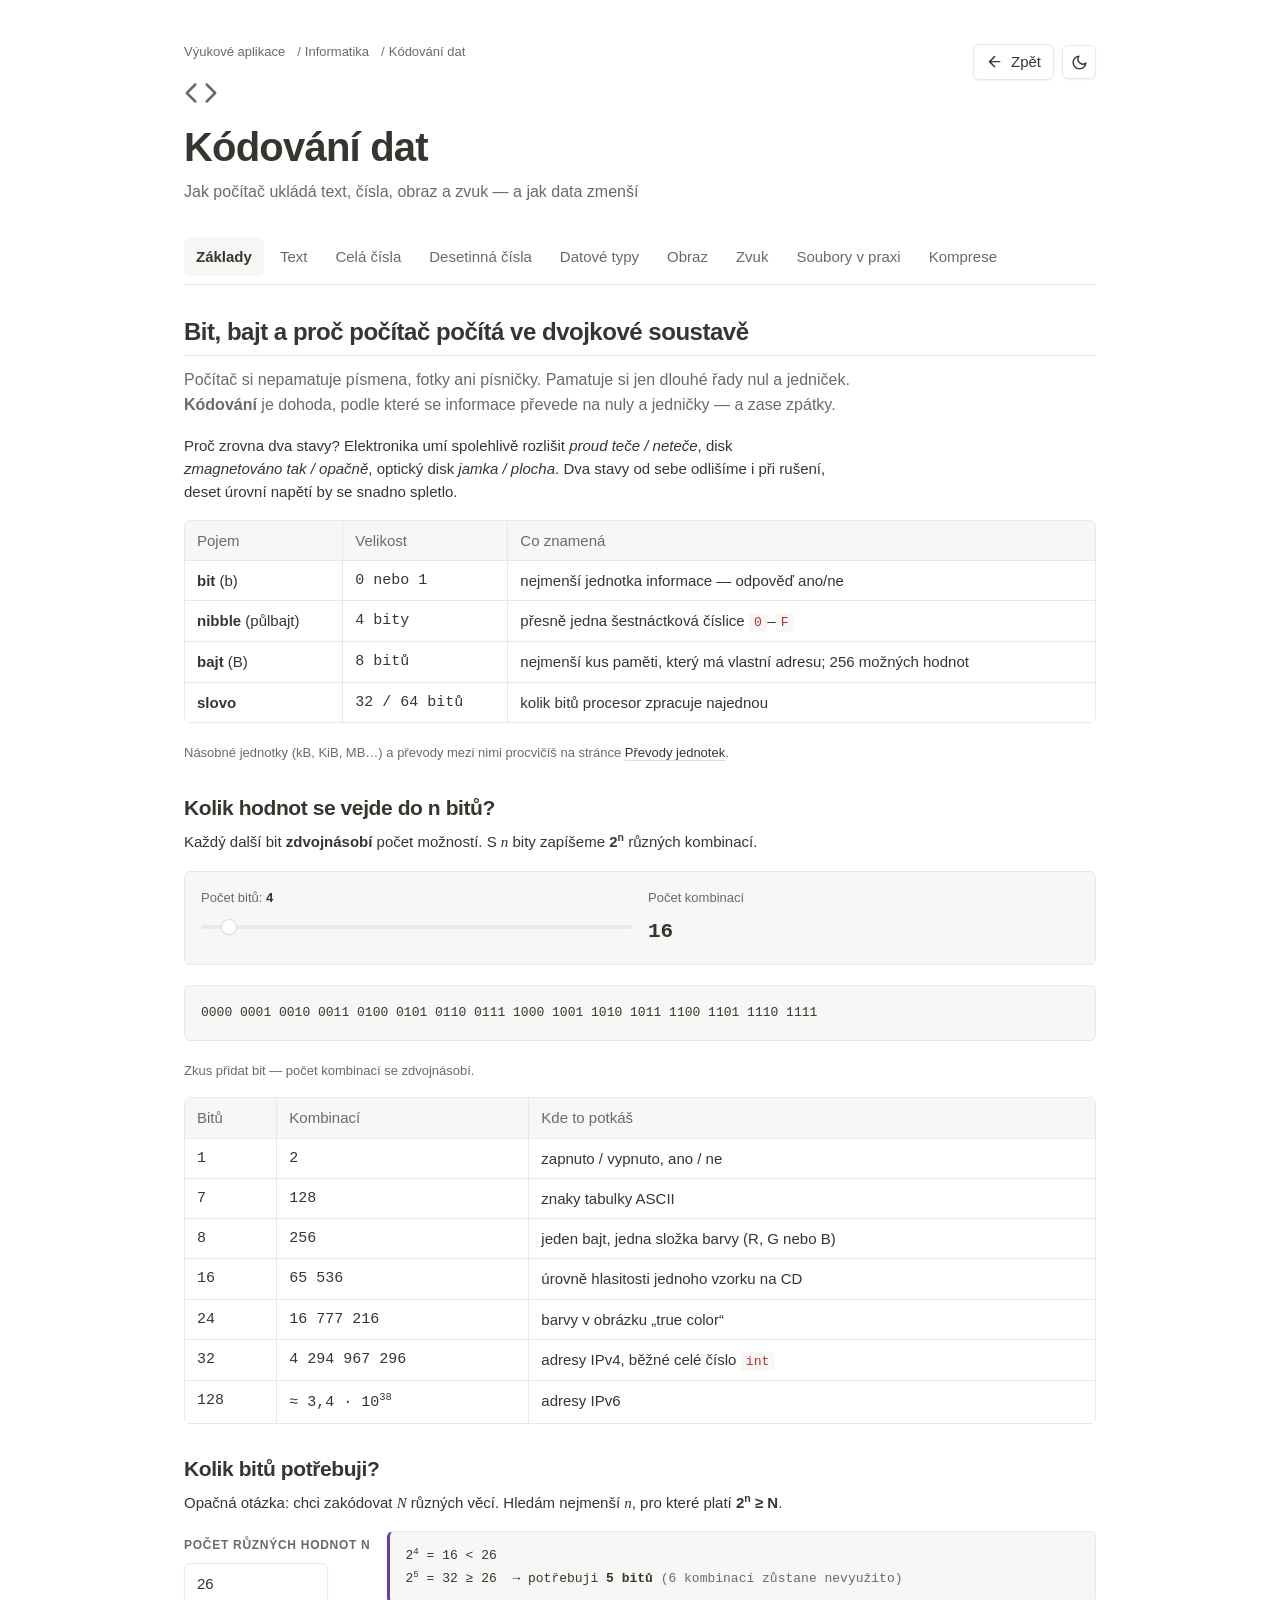
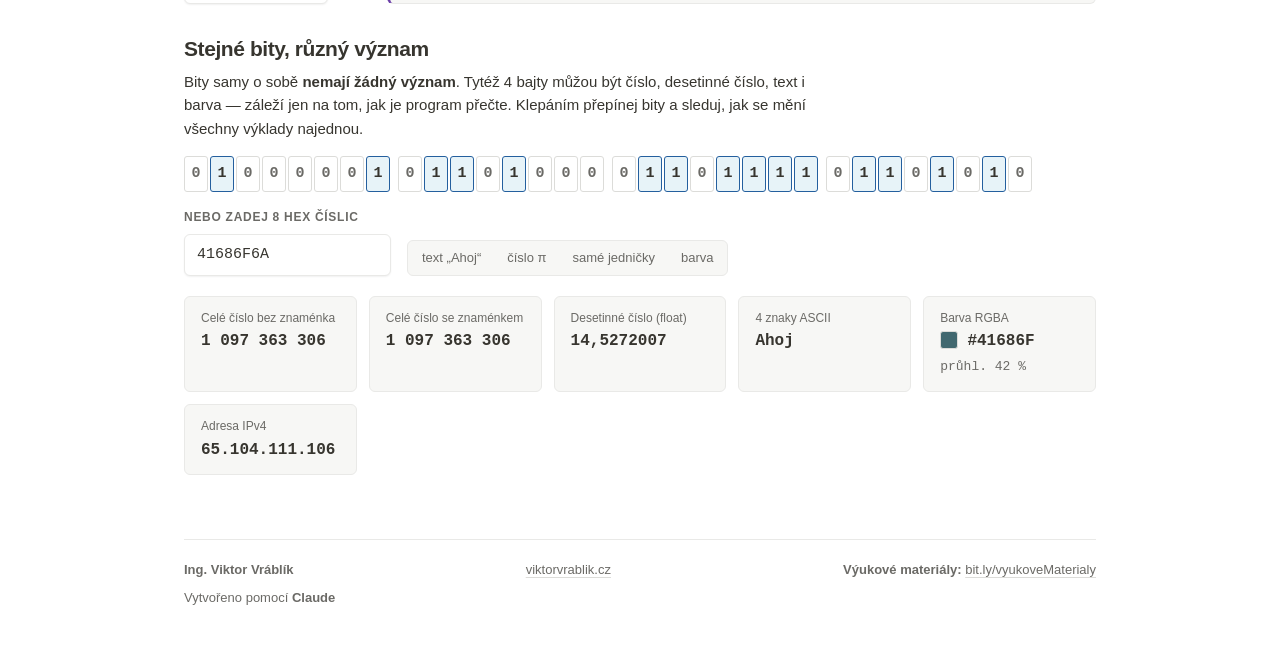
<file: informatika/kodovani_dat.html>
<!DOCTYPE html>
<html lang="cs">
<head>
    <meta charset="UTF-8">
    <meta name="viewport" content="width=device-width, initial-scale=1">
    <title>Kódování dat | Výukové aplikace</title>
    <meta name="description" content="Jak počítač ukládá text, čísla, obraz a zvuk — bity a bajty, ASCII a UTF-8, dvojkový doplněk, IEEE 754, barevná hloubka, vzorkování, formáty souborů a komprese. S interaktivními ukázkami.">
    <meta name="author" content="Ing. Viktor Vráblík">
    <meta name="color-scheme" content="light dark">
    <meta name="theme-color" content="#ffffff">
    <link rel="icon" href="../assets/favicon.svg" type="image/svg+xml">
    <meta property="og:type" content="article">
    <meta property="og:locale" content="cs_CZ">
    <meta property="og:title" content="Kódování dat">
    <meta property="og:description" content="Jak počítač ukládá text, čísla, obraz a zvuk — interaktivně.">
    <link rel="stylesheet" href="../assets/style.css">
    <script>
        // Nastaví motiv ještě před vykreslením, aby stránka neproblikla.
        (function () {
            try {
                var t = localStorage.getItem('va-theme');
                if (t !== 'light' && t !== 'dark') {
                    t = window.matchMedia('(prefers-color-scheme: dark)').matches ? 'dark' : 'light';
                }
                document.documentElement.setAttribute('data-theme', t);
            } catch (e) {}
        })();
    </script>
    <style>
        /* ==================================================================
           Specifika stránky Kódování dat
           ================================================================== */

        .lead { font-size: var(--fs-md); color: var(--text-muted); max-width: 70ch; }
        .tab-content > p, .tab-content li { max-width: 78ch; }
        .mono { font-family: var(--font-mono); }
        .nowrap { white-space: nowrap; }
        .center { text-align: center; }
        .mt-4 { margin-top: var(--space-4); }
        .mt-6 { margin-top: var(--space-6); }
        .mb-0 { margin-bottom: 0 !important; }
        .ok   { color: var(--c-green); font-weight: 600; }
        .bad  { color: var(--c-red);   font-weight: 600; }
        .warn { color: var(--c-orange); font-weight: 600; }

        /* Výpis binárních / hexadecimálních dat */
        .code-box {
            padding: var(--space-4);
            margin-bottom: var(--space-5);
            font-family: var(--font-mono);
            font-size: var(--fs-sm);
            line-height: var(--lh-relaxed);
            color: var(--text);
            background: var(--surface-sunken);
            border: 1px solid var(--border);
            border-radius: var(--radius-md);
            overflow-wrap: anywhere;
        }
        .code-box--pre { white-space: pre; overflow-x: auto; overflow-wrap: normal; }

        .field { margin-bottom: var(--space-5); }
        .field--inline { display: flex; flex-wrap: wrap; align-items: flex-end; gap: var(--space-4); margin-bottom: var(--space-5); }
        .field--inline > div { min-width: 0; }
        .field--inline input[type="number"] { width: 9rem; }
        .field--inline input[type="text"] { min-width: 12rem; }
        .grow { flex: 1 1 220px; }

        /* Dvousloupcové rozložení, na mobilu pod sebou */
        .two-col {
            display: grid;
            grid-template-columns: repeat(auto-fit, minmax(min(100%, 300px), 1fr));
            gap: var(--space-5);
            align-items: start;
            margin-bottom: var(--space-5);
        }

        /* Segmentový přepínač (volba režimu) */
        .seg {
            display: inline-flex;
            flex-wrap: wrap;
            gap: 2px;
            padding: 2px;
            background: var(--surface-sunken);
            border: 1px solid var(--border);
            border-radius: var(--radius-md);
        }
        .seg button {
            min-height: 30px;
            padding: var(--space-1) var(--space-3);
            font: inherit;
            font-size: var(--fs-sm);
            font-weight: 500;
            color: var(--text-muted);
            background: transparent;
            border: 0;
            border-radius: var(--radius-sm);
            cursor: pointer;
        }
        .seg button:hover { color: var(--text); background: var(--hover-bg); }
        .seg button[aria-pressed="true"] {
            color: var(--text);
            font-weight: 600;
            background: var(--surface);
            box-shadow: var(--shadow-sm);
        }

        /* Přehledové hodnoty */
        .stat-grid {
            display: grid;
            grid-template-columns: repeat(auto-fill, minmax(170px, 1fr));
            gap: var(--space-3);
            margin-bottom: var(--space-5);
        }
        .stat {
            padding: var(--space-3) var(--space-4);
            background: var(--surface-sunken);
            border: 1px solid var(--border);
            border-radius: var(--radius-md);
            min-width: 0;
        }
        .stat__label { display: block; font-size: var(--fs-xs); color: var(--text-muted); margin-bottom: 2px; }
        .stat__value { display: block; font-family: var(--font-mono); font-size: var(--fs-md); font-weight: 600; overflow-wrap: anywhere; }
        .stat__value small { font-size: var(--fs-sm); font-weight: 500; color: var(--text-muted); }

        /* Vzorec / postup výpočtu */
        .formula {
            padding: var(--space-3) var(--space-4);
            margin-bottom: var(--space-5);
            font-family: var(--font-mono);
            font-size: var(--fs-sm);
            line-height: var(--lh-relaxed);
            background: var(--surface-sunken);
            border: 1px solid var(--border);
            border-left: 3px solid var(--c-purple);
            border-radius: var(--radius-md);
            overflow-x: auto;
        }
        .formula b { color: var(--text); }

        /* ---------- Bity ---------- */
        .bits {
            display: flex;
            flex-wrap: wrap;
            gap: var(--space-2) var(--space-2);
            margin-bottom: var(--space-4);
        }
        .bits__group { display: flex; gap: 2px; }
        .bit {
            display: inline-flex;
            flex-direction: column;
            align-items: center;
            justify-content: center;
            min-width: 24px;
            height: 36px;
            padding: 0 2px;
            font-family: var(--font-mono);
            font-size: var(--fs-base);
            font-weight: 600;
            color: var(--text-muted);
            background: var(--surface);
            border: 1px solid var(--border-strong);
            border-radius: var(--radius-sm);
            cursor: pointer;
            user-select: none;
            transition: background var(--dur-fast) var(--ease);
        }
        .bit:hover { border-color: var(--accent); }
        .bit[aria-pressed="true"] { color: var(--text); background: var(--c-blue-bg); border-color: var(--c-blue); }
        .bit__w { font-size: 9px; font-weight: 500; color: var(--text-faint); line-height: 1; margin-top: 1px; }
        .bit--s { box-shadow: inset 0 -3px 0 var(--c-red); }
        .bit--e { box-shadow: inset 0 -3px 0 var(--c-green); }
        .bit--m { box-shadow: inset 0 -3px 0 var(--c-blue); }
        .bit--p { box-shadow: inset 0 -3px 0 var(--c-orange); }
        .bit--err { background: var(--c-red-bg) !important; border-color: var(--c-red) !important; color: var(--c-red) !important; }
        .bit--static { cursor: default; }
        .bit--static:hover { border-color: var(--border-strong); }

        .bit-sign { color: var(--c-red); font-weight: 700; }
        .bit-exp  { color: var(--c-green); font-weight: 700; }
        .bit-mant { color: var(--c-blue); font-weight: 700; }
        .u8-prefix { color: var(--c-orange); font-weight: 700; }
        .u8-payload { color: var(--text); }

        /* ---------- Text: karty znaků ---------- */
        .char-cards { display: flex; flex-wrap: wrap; gap: var(--space-2); margin-bottom: var(--space-5); }
        .char-card {
            min-width: 92px;
            padding: var(--space-2) var(--space-3);
            text-align: center;
            background: var(--surface);
            border: 1px solid var(--border);
            border-radius: var(--radius-md);
        }
        .char-card__glyph { font-size: 1.6rem; line-height: 1.3; min-height: 2.1rem; }
        .char-card__cp { font-family: var(--font-mono); font-size: var(--fs-xs); color: var(--text-muted); }
        .char-card__bytes { margin-top: var(--space-1); font-family: var(--font-mono); font-size: var(--fs-xs); line-height: 1.6; }
        .char-card__n { display: inline-block; margin-top: var(--space-1); }

        /* ASCII tabulka */
        .ascii-wrap { overflow-x: auto; margin-bottom: var(--space-4); }
        .ascii-grid {
            display: grid;
            grid-template-columns: 28px repeat(16, minmax(30px, 1fr));
            gap: 2px;
            min-width: 560px;
            font-family: var(--font-mono);
            font-size: var(--fs-sm);
        }
        .ascii-grid .hdr { display: flex; align-items: center; justify-content: center; color: var(--text-faint); font-size: var(--fs-xs); }
        .ascii-cell {
            height: 32px;
            padding: 0;
            font: inherit;
            color: var(--text);
            background: var(--surface-sunken);
            border: 1px solid transparent;
            border-radius: var(--radius-sm);
            cursor: pointer;
        }
        .ascii-cell:hover, .ascii-cell[aria-pressed="true"] { border-color: var(--accent); }
        .ascii-cell.k-ctrl  { background: var(--c-gray-bg);   color: var(--text-muted); font-size: 10px; }
        .ascii-cell.k-digit { background: var(--c-orange-bg); }
        .ascii-cell.k-upper { background: var(--c-blue-bg); }
        .ascii-cell.k-lower { background: var(--c-green-bg); }
        .ascii-cell.k-sym   { background: var(--c-purple-bg); }
        .sw-ctrl  { background: var(--c-gray-bg);   border: 1px solid var(--border-strong); }
        .sw-digit { background: var(--c-orange-bg); border: 1px solid var(--c-orange); }
        .sw-upper { background: var(--c-blue-bg);   border: 1px solid var(--c-blue); }
        .sw-lower { background: var(--c-green-bg);  border: 1px solid var(--c-green); }
        .sw-sym   { background: var(--c-purple-bg); border: 1px solid var(--c-purple); }

        /* ---------- Číselný kruh ---------- */
        .wheel-row { display: flex; flex-wrap: wrap; gap: var(--space-5); align-items: center; margin-bottom: var(--space-5); }
        .wheel-row svg { width: min(100%, 340px); height: auto; flex-shrink: 0; }
        .wheel-row .wheel-info { flex: 1 1 240px; }
        .wheel-row text { font-family: var(--font-mono); }

        /* ---------- Paměťový pás (datové typy) ---------- */
        .mem-strip { display: flex; flex-wrap: wrap; gap: 2px; margin-bottom: var(--space-3); font-family: var(--font-mono); font-size: var(--fs-sm); }
        .mem-byte {
            display: inline-flex; align-items: center; justify-content: center;
            width: 30px; height: 30px;
            border-radius: var(--radius-sm);
            border: 1px solid var(--border);
        }
        .rg0 { background: var(--c-blue-bg);   border-color: var(--c-blue)   !important; }
        .rg1 { background: var(--c-orange-bg); border-color: var(--c-orange) !important; }
        .rg2 { background: var(--c-green-bg);  border-color: var(--c-green)  !important; }
        .rg3 { background: var(--c-purple-bg); border-color: var(--c-purple) !important; }
        .rg4 { background: var(--c-pink-bg);   border-color: var(--c-pink)   !important; }
        .rg5 { background: var(--c-yellow-bg); border-color: var(--c-yellow) !important; }
        .rg6 { background: var(--c-red-bg);    border-color: var(--c-red)    !important; }
        .rg7 { background: var(--c-brown-bg);  border-color: var(--c-brown)  !important; }
        .legend__swatch[class*="rg"] { border: 1px solid; }

        .var-form { display: grid; grid-template-columns: repeat(auto-fit, minmax(min(100%, 200px), 1fr)); gap: var(--space-3); margin-bottom: var(--space-4); }
        .var-form label { display: block; font-size: var(--fs-sm); color: var(--text-muted); margin-bottom: var(--space-1); }
        .var-form .chk { display: flex; align-items: center; gap: var(--space-2); min-height: 34px; color: var(--text); }

        /* ---------- Obraz ---------- */
        .pixel-editor { display: flex; flex-wrap: wrap; gap: var(--space-5); align-items: flex-start; margin-bottom: var(--space-5); }
        .pixel-grid {
            --n: 8;
            display: grid;
            grid-template-columns: repeat(var(--n), clamp(24px, 8vw, 34px));
            gap: 1px;
            background: var(--border-strong);
            border: 1px solid var(--border-strong);
            border-radius: var(--radius-sm);
            overflow: hidden;
            flex-shrink: 0;
            touch-action: none;
            user-select: none;
        }
        .pixel { aspect-ratio: 1; background: #ffffff; cursor: crosshair; }
        .pixel:hover { outline: 2px solid var(--accent); outline-offset: -2px; }
        .pixel-side { flex: 1 1 280px; min-width: 0; }
        .palette { display: flex; flex-wrap: wrap; gap: 4px; margin-bottom: var(--space-3); }
        .palette button {
            width: 30px; height: 30px; padding: 0;
            border: 1px solid var(--border-strong);
            border-radius: var(--radius-sm);
            cursor: pointer;
        }
        .palette button[aria-pressed="true"] { outline: 2px solid var(--accent); outline-offset: 2px; }
        .palette .pal-idx { font-family: var(--font-mono); font-size: 9px; mix-blend-mode: difference; color: #fff; }

        .rgb-mixer { display: grid; grid-template-columns: 1fr 140px; gap: var(--space-4); align-items: center; margin-bottom: var(--space-5); }
        .rgb-mixer .sliders > div { display: grid; grid-template-columns: 1.5rem 1fr 3rem; align-items: center; gap: var(--space-2); }
        .rgb-mixer .ch-r { color: var(--c-red); font-weight: 700; }
        .rgb-mixer .ch-g { color: var(--c-green); font-weight: 700; }
        .rgb-mixer .ch-b { color: var(--c-blue); font-weight: 700; }
        .swatch-big { width: 140px; height: 140px; border-radius: var(--radius-lg); border: 1px solid var(--border-strong); }
        @media (max-width: 560px) {
            .rgb-mixer { grid-template-columns: 1fr; }
            .swatch-big { width: 100%; height: 70px; }
        }

        .zoom-compare { display: flex; flex-wrap: wrap; gap: var(--space-5); margin-bottom: var(--space-5); }
        .zoom-compare figure { margin: 0; text-align: center; }
        .zoom-compare canvas, .zoom-compare svg {
            width: 192px; height: 192px;
            background: var(--surface);
            border: 1px solid var(--border);
            border-radius: var(--radius-md);
            image-rendering: pixelated;
        }
        .zoom-compare figcaption { font-size: var(--fs-sm); color: var(--text-muted); margin-top: var(--space-1); }

        /* ---------- Zvuk ---------- */
        .canvas-wrap { position: relative; margin-bottom: var(--space-3); }
        .canvas-wrap canvas {
            display: block;
            width: 100%;
            height: 240px;
            background: var(--surface);
            border: 1px solid var(--border);
            border-radius: var(--radius-md);
        }
        .controls-box {
            display: grid;
            grid-template-columns: repeat(auto-fit, minmax(min(100%, 220px), 1fr));
            gap: var(--space-4);
            padding: var(--space-4);
            margin-bottom: var(--space-5);
            background: var(--surface-sunken);
            border: 1px solid var(--border);
            border-radius: var(--radius-md);
        }
        .controls-box .label { text-transform: none; letter-spacing: 0; font-size: var(--fs-sm); font-weight: 500; }
        .controls-box .label output, .controls-box .label span { color: var(--text); font-weight: 600; }
        .toggles { display: flex; flex-wrap: wrap; gap: var(--space-2) var(--space-4); margin-bottom: var(--space-3); font-size: var(--fs-sm); }
        .toggles label { display: inline-flex; align-items: center; gap: var(--space-2); cursor: pointer; }
        .swatch-line { display: inline-block; width: 18px; height: 3px; border-radius: 2px; }
        .sample-table td, .sample-table th { font-family: var(--font-mono); font-size: var(--fs-sm); text-align: center !important; padding: var(--space-1) var(--space-2) !important; }

        /* ---------- Hexdump ---------- */
        .hexdump {
            font-family: var(--font-mono);
            font-size: var(--fs-sm);
            line-height: 1.9;
            padding: var(--space-3);
            background: var(--surface-sunken);
            border: 1px solid var(--border);
            border-radius: var(--radius-md);
            overflow-x: auto;
            margin-bottom: var(--space-3);
        }
        .hex-line { display: flex; gap: var(--space-4); white-space: nowrap; }
        .hex-off { color: var(--text-faint); }
        .hex-bytes, .hex-ascii { display: flex; }
        .hb {
            display: inline-block;
            min-width: 2.4ch;
            padding: 0 0.3ch;
            text-align: center;
            border: 1px solid transparent;
            border-radius: 3px;
            cursor: pointer;
        }
        .hb + .hb { margin-left: 2px; }
        .hex-ascii .hb { min-width: 1.4ch; padding: 0; }
        .hex-ascii .hb + .hb { margin-left: 0; }
        .hb.is-active { outline: 2px solid var(--accent); outline-offset: -1px; }
        .hex-gap { width: 1ch; }
        .field-info { min-height: 5.5em; }

        /* ---------- Komprese ---------- */
        .rle-grid { --n: 24; grid-template-columns: repeat(var(--n), clamp(11px, 3.3vw, 19px)); }
        .rle-grid .pixel { background: #ffffff; }
        .rle-grid .pixel.on { background: #202020; }
        .rle-out { white-space: pre; }
        .tree-wrap { overflow-x: auto; margin-bottom: var(--space-4); background: var(--surface); border: 1px solid var(--border); border-radius: var(--radius-md); }
        .tree-wrap svg { display: block; margin: 0 auto; }
        .tree-wrap text { font-family: var(--font-mono); }
        .lossy { display: flex; flex-wrap: wrap; gap: var(--space-5); align-items: flex-start; margin-bottom: var(--space-5); }
        .lossy figure { margin: 0; }
        .lossy img, .lossy canvas {
            display: block;
            width: min(100%, 320px);
            height: auto;
            border: 1px solid var(--border);
            border-radius: var(--radius-md);
        }
        .lossy figcaption { font-size: var(--fs-sm); color: var(--text-muted); margin-top: var(--space-1); }
        .lossy .zoomed { image-rendering: pixelated; }

    </style>
</head>
<body>

<a class="skip-link" href="#obsah">Přeskočit na obsah</a>

<div class="page">

    <header class="site-header">
        <div class="site-header__text">
            <nav class="breadcrumb" aria-label="Drobečková navigace">
                <a href="../index.html">Výukové aplikace</a>
                <span class="breadcrumb__sep" aria-hidden="true">/</span>
                <a href="../index.html#filtry" data-cat="inf">Informatika</a>
                <span class="breadcrumb__sep" aria-hidden="true">/</span>
                <span class="breadcrumb__current" aria-current="page">Kódování dat</span>
            </nav>
            <svg class="page-icon" viewBox="0 0 24 24" fill="none" stroke="currentColor" stroke-width="2" stroke-linecap="round" stroke-linejoin="round" aria-hidden="true"><polyline points="16 18 22 12 16 6"></polyline><polyline points="8 6 2 12 8 18"></polyline></svg>
            <h1>Kódování dat</h1>
            <p class="subtitle">Jak počítač ukládá text, čísla, obraz a zvuk — a jak data zmenší</p>
        </div>
        <div class="site-header__actions">
            <a class="btn" href="../index.html">
                <svg class="icon" viewBox="0 0 24 24" fill="none" stroke="currentColor" stroke-width="2" stroke-linecap="round" stroke-linejoin="round" aria-hidden="true"><line x1="19" y1="12" x2="5" y2="12"></line><polyline points="12 19 5 12 12 5"></polyline></svg>
                Zpět
            </a>
            <button class="btn btn--icon theme-toggle" type="button" aria-pressed="false" title="Přepnout na tmavý režim">
                <span class="visually-hidden">Přepnout světlý a tmavý režim</span>
                <svg class="icon icon-moon" viewBox="0 0 24 24" fill="none" stroke="currentColor" stroke-width="2" stroke-linecap="round" stroke-linejoin="round" aria-hidden="true"><path d="M21 12.79A9 9 0 1 1 11.21 3 7 7 0 0 0 21 12.79z"></path></svg>
                <svg class="icon icon-sun" viewBox="0 0 24 24" fill="none" stroke="currentColor" stroke-width="2" stroke-linecap="round" stroke-linejoin="round" aria-hidden="true"><circle cx="12" cy="12" r="5"></circle><line x1="12" y1="1" x2="12" y2="3"></line><line x1="12" y1="21" x2="12" y2="23"></line><line x1="4.22" y1="4.22" x2="5.64" y2="5.64"></line><line x1="18.36" y1="18.36" x2="19.78" y2="19.78"></line><line x1="1" y1="12" x2="3" y2="12"></line><line x1="21" y1="12" x2="23" y2="12"></line><line x1="4.22" y1="19.78" x2="5.64" y2="18.36"></line><line x1="18.36" y1="5.64" x2="19.78" y2="4.22"></line></svg>
            </button>
        </div>
    </header>

<main id="obsah" tabindex="-1">

    <div class="tabs" role="tablist" aria-label="Kapitoly">
        <button class="tab active" type="button" role="tab" id="t-zaklady" aria-controls="zaklady" aria-selected="true" tabindex="0">Základy</button>
        <button class="tab" type="button" role="tab" id="t-text" aria-controls="text" aria-selected="false" tabindex="-1">Text</button>
        <button class="tab" type="button" role="tab" id="t-cela-cisla" aria-controls="cela-cisla" aria-selected="false" tabindex="-1">Celá čísla</button>
        <button class="tab" type="button" role="tab" id="t-desetinna-cisla" aria-controls="desetinna-cisla" aria-selected="false" tabindex="-1">Desetinná čísla</button>
        <button class="tab" type="button" role="tab" id="t-datove-typy" aria-controls="datove-typy" aria-selected="false" tabindex="-1">Datové typy</button>
        <button class="tab" type="button" role="tab" id="t-obraz" aria-controls="obraz" aria-selected="false" tabindex="-1">Obraz</button>
        <button class="tab" type="button" role="tab" id="t-zvuk" aria-controls="zvuk" aria-selected="false" tabindex="-1">Zvuk</button>
        <button class="tab" type="button" role="tab" id="t-soubory" aria-controls="soubory" aria-selected="false" tabindex="-1">Soubory v praxi</button>
        <button class="tab" type="button" role="tab" id="t-komprese" aria-controls="komprese" aria-selected="false" tabindex="-1">Komprese</button>
    </div>

    <!-- ================================================================
         1. ZÁKLADY
         ================================================================ -->
    <section id="zaklady" class="tab-content active" role="tabpanel" aria-labelledby="t-zaklady">
        <h2>Bit, bajt a proč počítač počítá ve dvojkové soustavě</h2>
        <p class="lead">Počítač si nepamatuje písmena, fotky ani písničky. Pamatuje si jen dlouhé řady nul a jedniček. <strong>Kódování</strong> je dohoda, podle které se informace převede na nuly a jedničky — a zase zpátky.</p>

        <p>Proč zrovna dva stavy? Elektronika umí spolehlivě rozlišit <em>proud teče / neteče</em>, disk <em>zmagnetováno tak / opačně</em>, optický disk <em>jamka / plocha</em>. Dva stavy od sebe odlišíme i při rušení, deset úrovní napětí by se snadno spletlo.</p>

        <div class="table-wrap">
            <table class="notion-table">
                <thead><tr><th>Pojem</th><th>Velikost</th><th>Co znamená</th></tr></thead>
                <tbody>
                <tr><td><strong>bit</strong> (b)</td><td class="mono">0 nebo 1</td><td>nejmenší jednotka informace — odpověď ano/ne</td></tr>
                <tr><td><strong>nibble</strong> (půlbajt)</td><td class="mono">4 bity</td><td>přesně jedna šestnáctková číslice <code>0</code>–<code>F</code></td></tr>
                <tr><td><strong>bajt</strong> (B)</td><td class="mono">8 bitů</td><td>nejmenší kus paměti, který má vlastní adresu; 256 možných hodnot</td></tr>
                <tr><td><strong>slovo</strong></td><td class="mono">32 / 64 bitů</td><td>kolik bitů procesor zpracuje najednou</td></tr>
                </tbody>
            </table>
        </div>
        <p class="muted text-sm">Násobné jednotky (kB, KiB, MB…) a převody mezi nimi procvičíš na stránce <a href="prevody_jednotek.html">Převody jednotek</a>.</p>

        <h3>Kolik hodnot se vejde do n bitů?</h3>
        <p>Každý další bit <strong>zdvojnásobí</strong> počet možností. S <span class="math-i">n</span> bity zapíšeme <strong>2<sup>n</sup></strong> různých kombinací.</p>

        <div class="controls-box">
            <div>
                <label class="label" for="nbits">Počet bitů: <output id="nbitsVal">4</output></label>
                <input type="range" id="nbits" min="1" max="64" value="4">
            </div>
            <div>
                <span class="label">Počet kombinací</span>
                <div class="mono" style="font-size:var(--fs-xl);font-weight:600" id="nbitsCount">16</div>
            </div>
        </div>
        <div class="code-box" id="nbitsList" aria-live="polite"></div>
        <p class="muted text-sm" id="nbitsNote"></p>

        <div class="table-wrap">
            <table class="notion-table">
                <thead><tr><th>Bitů</th><th>Kombinací</th><th>Kde to potkáš</th></tr></thead>
                <tbody>
                <tr><td class="mono">1</td><td class="mono">2</td><td>zapnuto / vypnuto, ano / ne</td></tr>
                <tr><td class="mono">7</td><td class="mono">128</td><td>znaky tabulky ASCII</td></tr>
                <tr><td class="mono">8</td><td class="mono">256</td><td>jeden bajt, jedna složka barvy (R, G nebo B)</td></tr>
                <tr><td class="mono">16</td><td class="mono">65 536</td><td>úrovně hlasitosti jednoho vzorku na CD</td></tr>
                <tr><td class="mono">24</td><td class="mono">16 777 216</td><td>barvy v obrázku „true color“</td></tr>
                <tr><td class="mono">32</td><td class="mono">4 294 967 296</td><td>adresy IPv4, běžné celé číslo <code>int</code></td></tr>
                <tr><td class="mono">128</td><td class="mono">≈ 3,4 · 10<sup>38</sup></td><td>adresy IPv6</td></tr>
                </tbody>
            </table>
        </div>

        <h3>Kolik bitů potřebuji?</h3>
        <p>Opačná otázka: chci zakódovat <span class="math-i">N</span> různých věcí. Hledám nejmenší <span class="math-i">n</span>, pro které platí <strong>2<sup>n</sup> ≥ N</strong>.</p>
        <div class="field--inline">
            <div>
                <label class="label" for="needN">Počet různých hodnot N</label>
                <input type="number" id="needN" min="1" value="26">
            </div>
            <div class="grow formula mb-0" id="needOut" aria-live="polite"></div>
        </div>

        <h3>Stejné bity, různý význam</h3>
        <p>Bity samy o sobě <strong>nemají žádný význam</strong>. Tytéž 4 bajty můžou být číslo, desetinné číslo, text i barva — záleží jen na tom, jak je program přečte. Klepáním přepínej bity a sleduj, jak se mění všechny výklady najednou.</p>

        <div class="bits" id="sameBits" aria-label="32 bitů, klepnutím přepneš"></div>
        <div class="field--inline">
            <div>
                <label class="label" for="sameHex">Nebo zadej 8 hex číslic</label>
                <input type="text" id="sameHex" class="mono" value="41686F6A" maxlength="8" spellcheck="false" autocomplete="off">
            </div>
            <div class="seg" role="group" aria-label="Ukázky">
                <button type="button" data-hex="41686F6A">text „Ahoj“</button>
                <button type="button" data-hex="40490FDB">číslo π</button>
                <button type="button" data-hex="FFFFFFFF">samé jedničky</button>
                <button type="button" data-hex="1A6DC4FF">barva</button>
            </div>
        </div>
        <div class="stat-grid" id="sameOut"></div>
    </section>

    <!-- ================================================================
         2. TEXT
         ================================================================ -->
    <section id="text" class="tab-content" role="tabpanel" aria-labelledby="t-text" hidden>
        <h2>Kódování textu</h2>
        <p class="lead">Každý znak dostane své číslo a to číslo se uloží jako bity. Kódování textu je tedy jen velká tabulka „znak → číslo“ a pravidlo, jak číslo zapsat do bajtů.</p>

        <div class="table-wrap">
            <table class="notion-table">
                <thead><tr><th>Kódování</th><th>Bajtů na znak</th><th>Co umí</th></tr></thead>
                <tbody>
                <tr><td><strong>ASCII</strong> (1963)</td><td class="mono">1 (využije 7 bitů)</td><td>128 znaků: anglická abeceda, číslice, interpunkce, řídicí znaky. Žádná diakritika.</td></tr>
                <tr><td><strong>Windows-1250, ISO-8859-2</strong></td><td class="mono">1</td><td>ASCII + 128 znaků navíc pro střední Evropu (č, ř, ž…). Každý jazyk měl vlastní tabulku — a ty se navzájem pletly.</td></tr>
                <tr><td><strong>Unicode</strong></td><td>—</td><td>Jedna obří tabulka pro všechna písma světa i emoji (přes 150 000 znaků). Každý znak má <strong>kódový bod</strong>, např. <code>U+010D</code> = č.</td></tr>
                <tr><td><strong>UTF-8</strong></td><td class="mono">1 až 4</td><td>Způsob, jak kódové body Unicode zapsat do bajtů. Pro ASCII znaky je totožné s ASCII. Dnes ho používá přes 98 % webů.</td></tr>
                </tbody>
            </table>
        </div>

        <h3>Rozklad textu na bajty</h3>
        <p>Napiš cokoli — s diakritikou, v azbuce nebo s emoji — a podívej se, kolik bajtů zabere každý znak.</p>
        <div class="field">
            <label class="label" for="textInput">Text</label>
            <input type="text" id="textInput" value="Ahoj č € 😀" spellcheck="false" autocomplete="off">
        </div>
        <div class="legend">
            <span class="legend__item"><span class="u8-prefix mono">110</span> řídicí bity UTF-8 (kolik bajtů znak má)</span>
            <span class="legend__item"><span class="mono">01101</span> bity samotného kódového bodu</span>
        </div>
        <div class="char-cards" id="charCards" aria-live="polite"></div>
        <div class="stat-grid" id="textStats"></div>

        <span class="label">Celý text v UTF-8 (hex)</span>
        <div class="code-box" id="textHexOutput"></div>

        <h3>Jak UTF-8 skládá bajty</h3>
        <p>Podle velikosti kódového bodu se zvolí počet bajtů. První bajt začíná tolika jedničkami, kolik bajtů znak má; každý další bajt začíná <code>10</code>. Do zbylých míst (<code>x</code>) se zapíší bity kódového bodu.</p>
        <div class="table-wrap">
            <table class="notion-table">
                <thead><tr><th>Kódové body</th><th>Bajtů</th><th>Vzor bitů</th><th>Příklad</th></tr></thead>
                <tbody>
                <tr><td class="mono">U+0000 – U+007F</td><td class="mono">1</td><td class="mono"><span class="u8-prefix">0</span>xxxxxxx</td><td>A, 5, ?</td></tr>
                <tr><td class="mono">U+0080 – U+07FF</td><td class="mono">2</td><td class="mono"><span class="u8-prefix">110</span>xxxxx <span class="u8-prefix">10</span>xxxxxx</td><td>č, ř, ž, Ω, ж</td></tr>
                <tr><td class="mono">U+0800 – U+FFFF</td><td class="mono">3</td><td class="mono"><span class="u8-prefix">1110</span>xxxx <span class="u8-prefix">10</span>xxxxxx <span class="u8-prefix">10</span>xxxxxx</td><td>€, 中, ♥</td></tr>
                <tr><td class="mono">U+10000 – U+10FFFF</td><td class="mono">4</td><td class="mono"><span class="u8-prefix">11110</span>xxx <span class="u8-prefix">10</span>xxxxxx ×3</td><td>😀, 🎵</td></tr>
                </tbody>
            </table>
        </div>

        <h3>Tabulka ASCII</h3>
        <p>Řádek udává první hex číslici, sloupec druhou. Klepni na znak a uvidíš jeho kód. Všimni si, že velké a malé písmeno se liší o 32 — tedy <strong>jediným bitem</strong>.</p>
        <div class="legend">
            <span class="legend__item"><span class="legend__swatch sw-ctrl"></span>řídicí znaky (0–31, 127)</span>
            <span class="legend__item"><span class="legend__swatch sw-digit"></span>číslice (48–57)</span>
            <span class="legend__item"><span class="legend__swatch sw-upper"></span>velká písmena (65–90)</span>
            <span class="legend__item"><span class="legend__swatch sw-lower"></span>malá písmena (97–122)</span>
            <span class="legend__item"><span class="legend__swatch sw-sym"></span>mezera a ostatní symboly</span>
        </div>
        <div class="ascii-wrap"><div class="ascii-grid" id="asciiGrid" role="group" aria-label="Tabulka ASCII"></div></div>
        <div class="stat-grid" id="asciiDetail" aria-live="polite"></div>

        <h3>„Rozsypaný čaj“ — když se kódování splete</h3>
        <p>Soubor obsahuje jen bajty, ne informaci o tom, jak byl zakódován. Když ho program přečte jinou tabulkou, než jakou byl uložen, vznikne nesmyslný text. Česky se mu říká <em>rozsypaný čaj</em>, anglicky <em>mojibake</em>.</p>
        <div class="field">
            <label class="label" for="mojiInput">Původní text</label>
            <input type="text" id="mojiInput" value="Příliš žluťoučký kůň úpěl ďábelské ódy" spellcheck="false" autocomplete="off">
        </div>
        <div class="field--inline">
            <div>
                <label class="label" for="mojiFrom">Uloženo jako</label>
                <select id="mojiFrom"></select>
            </div>
            <div>
                <label class="label" for="mojiTo">Otevřeno jako</label>
                <select id="mojiTo"></select>
            </div>
        </div>
        <div class="two-col">
            <div>
                <span class="label">Uložené bajty (hex)</span>
                <div class="code-box mb-0" id="mojiBytes"></div>
            </div>
            <div>
                <span class="label">Co uvidí čtenář</span>
                <div class="code-box mb-0" id="mojiOut" style="font-family:var(--font-sans);font-size:var(--fs-md)"></div>
            </div>
        </div>
        <div class="table-wrap mt-4">
            <table class="notion-table" id="mojiTable">
                <thead><tr><th>Kódování</th><th>Bajtů</th><th>Jak se uloží slovo „žluťoučký“</th></tr></thead>
                <tbody></tbody>
            </table>
        </div>
    </section>

    <!-- ================================================================
         3. CELÁ ČÍSLA
         ================================================================ -->
    <section id="cela-cisla" class="tab-content" role="tabpanel" aria-labelledby="t-cela-cisla" hidden>
        <h2>Celá čísla</h2>
        <p class="lead">Kladné celé číslo se uloží jednoduše — převede se do dvojkové soustavy a doplní nulami na pevný počet bitů. Zajímavé to začne být u záporných čísel a ve chvíli, kdy se číslo do bitů nevejde.</p>

        <div class="table-wrap">
            <table class="notion-table">
                <thead><tr><th>Bitů</th><th>Bez znaménka (unsigned)</th><th>Se znaménkem (dvojkový doplněk)</th><th>Typ v jazyce C / Java</th></tr></thead>
                <tbody>
                <tr><td class="mono">8</td><td class="mono">0 … 255</td><td class="mono">−128 … 127</td><td><code>char</code> / <code>byte</code></td></tr>
                <tr><td class="mono">16</td><td class="mono">0 … 65 535</td><td class="mono">−32 768 … 32 767</td><td><code>short</code></td></tr>
                <tr><td class="mono">32</td><td class="mono">0 … 4 294 967 295</td><td class="mono">−2 147 483 648 … 2 147 483 647</td><td><code>int</code></td></tr>
                <tr><td class="mono">64</td><td class="mono">0 … 1,8 · 10<sup>19</sup></td><td class="mono">−9,2 · 10<sup>18</sup> … 9,2 · 10<sup>18</sup></td><td><code>long</code></td></tr>
                </tbody>
            </table>
        </div>
        <p class="muted text-sm">Python má celá čísla „neomezená“ — sám si přidává bajty podle potřeby. Většina ostatních jazyků ale pracuje s pevnou šířkou jako v tabulce.</p>

        <h3>Dvojkový doplněk</h3>
        <p>Jak zapsat minus, když máme jen nuly a jedničky? Nejvyšší bit dostane <strong>zápornou váhu</strong>. U 8 bitů má hodnotu −128 místo +128. Číslo <code>1000 0001</code> je pak −128 + 1 = <strong>−127</strong>. Výhoda: procesor sčítá kladná i záporná čísla úplně stejně a nula existuje jen jedna.</p>
        <div class="callout callout--info">
            <strong>Rychlý postup pro záporné číslo −X:</strong> zapiš X dvojkově → <strong>invertuj</strong> všechny bity (0 ↔ 1) → <strong>přičti 1</strong>.
            Podle nejvyššího bitu hned poznáš znaménko: 0 = kladné, 1 = záporné.
        </div>

        <h3>Vyzkoušej si: klepnutím přepínej bity</h3>
        <div class="field--inline">
            <div>
                <span class="label">Šířka</span>
                <div class="seg" id="intWidth" role="group" aria-label="Počet bitů">
                    <button type="button" data-v="8" aria-pressed="true">8 bitů</button>
                    <button type="button" data-v="16" aria-pressed="false">16 bitů</button>
                    <button type="button" data-v="32" aria-pressed="false">32 bitů</button>
                </div>
            </div>
            <div>
                <span class="label">Výklad</span>
                <div class="seg" id="intMode" role="group" aria-label="Se znaménkem nebo bez">
                    <button type="button" data-v="s" aria-pressed="true">se znaménkem</button>
                    <button type="button" data-v="u" aria-pressed="false">bez znaménka</button>
                </div>
            </div>
            <div>
                <label class="label" for="intInput">Číslo v desítkové soustavě</label>
                <input type="number" id="intInput" value="-42" step="1">
            </div>
        </div>
        <div id="intWarn" aria-live="polite"></div>
        <div class="bits" id="intBits"></div>
        <div class="stat-grid" id="intStats"></div>

        <span class="label">Jak vznikne záporné číslo — krok za krokem</span>
        <div class="formula" id="intSteps"></div>

        <h3>Přetečení: číselný kruh</h3>
        <p>Pevný počet bitů znamená, že čísla „dojdou“. Po největším čísle následuje nejmenší — jako u počítadla kilometrů v autě. Kruh ukazuje všech 16 kombinací 4 bitů. Posouvej ručičkou a sleduj, kde nastane přetečení.</p>
        <div class="wheel-row">
            <svg id="wheel" viewBox="0 0 340 340" role="img" aria-label="Číselný kruh čtyřbitových čísel"></svg>
            <div class="wheel-info">
                <div class="row" style="margin-bottom:var(--space-4)">
                    <button class="btn" type="button" id="wheelDown">−1</button>
                    <button class="btn btn--primary" type="button" id="wheelUp">+1</button>
                    <button class="btn" type="button" id="wheelUp4">+4</button>
                </div>
                <div class="stat-grid" id="wheelStats" style="grid-template-columns:repeat(auto-fill,minmax(130px,1fr))"></div>
                <div id="wheelMsg" class="callout callout--neutral" aria-live="polite">Klepni na +1.</div>
                <div class="legend">
                    <span class="legend__item"><span class="legend__swatch" style="background:var(--c-blue)"></span>vnitřní číslo: bez znaménka</span>
                    <span class="legend__item"><span class="legend__swatch" style="background:var(--c-red)"></span>vnější číslo: se znaménkem</span>
                </div>
            </div>
        </div>
        <div class="callout callout--warn">
            <strong>Přetečení ve skutečnosti:</strong> raketa Ariane 5 explodovala v roce 1996, protože se 64bitové desetinné číslo převádělo na 16bitové celé a přeteklo. V roce 2014 musel YouTube přejít na 64bitové počítadlo, protože videoklip Gangnam Style překročil 2 147 483 647 zhlédnutí — maximum 32bitového čísla se znaménkem.
        </div>
    </section>

    <!-- ================================================================
         4. DESETINNÁ ČÍSLA
         ================================================================ -->
    <section id="desetinna-cisla" class="tab-content" role="tabpanel" aria-labelledby="t-desetinna-cisla" hidden>
        <h2>Desetinná čísla (pohyblivá řádová čárka)</h2>
        <p class="lead">Fyzik potřebuje zapsat hmotnost elektronu i vzdálenost galaxií. Kdyby měla desetinná čárka pevné místo, nevešlo by se to do rozumného počtu bitů. Proto se používá <strong>vědecký zápis</strong> — číslo se uloží jako znaménko, mantisa a exponent.</p>

        <div class="two-col">
            <div class="callout callout--neutral mb-0">
                <strong>V desítkové soustavě</strong><br>
                <span class="mono">−6 250 = −6,25 · 10³</span><br>
                <span class="muted text-sm">znaménko −, mantisa 6,25, exponent 3</span>
            </div>
            <div class="callout callout--neutral mb-0">
                <strong>Ve dvojkové soustavě</strong><br>
                <span class="mono">5,75 = 101,11₂ = 1,0111₂ · 2²</span><br>
                <span class="muted text-sm">mantisa vždy začíná „1,“ — tuto jedničku proto není třeba ukládat</span>
            </div>
        </div>

        <h3>Standard IEEE 754</h3>
        <p>Všechny dnešní procesory používají normu IEEE 754. Číslo typu <code>float</code> zabere 32 bitů, <code>double</code> (v Pythonu a JavaScriptu výchozí) 64 bitů.</p>
        <div class="legend">
            <span class="legend__item"><span class="legend__swatch" style="background:var(--c-red)"></span><strong>S</strong> znaménko (0 = +, 1 = −)</span>
            <span class="legend__item"><span class="legend__swatch" style="background:var(--c-green)"></span><strong>E</strong> exponent s posunem (bias)</span>
            <span class="legend__item"><span class="legend__swatch" style="background:var(--c-blue)"></span><strong>M</strong> mantisa — bity za „1,“</span>
        </div>
        <div class="table-wrap">
            <table class="notion-table">
                <thead><tr><th>Typ</th><th>S</th><th>E</th><th>M</th><th>Posun (bias)</th><th>Přesnost</th></tr></thead>
                <tbody>
                <tr><td><code>float</code> (32 b)</td><td class="mono">1</td><td class="mono">8</td><td class="mono">23</td><td class="mono">127</td><td>asi 7 platných číslic</td></tr>
                <tr><td><code>double</code> (64 b)</td><td class="mono">1</td><td class="mono">11</td><td class="mono">52</td><td class="mono">1023</td><td>asi 16 platných číslic</td></tr>
                </tbody>
            </table>
        </div>
        <p><strong>Proč posun?</strong> Exponent může být záporný (pro malá čísla jako 0,001). Místo dvojkového doplňku se k němu přičte 127, takže se uloží jako obyčejné číslo bez znaménka. Uložené E = 127 znamená exponent 0.</p>

        <h3>Rozklad čísla typu float</h3>
        <div class="field--inline">
            <div>
                <label class="label" for="floatInput">Desetinné číslo</label>
                <input type="text" id="floatInput" value="5,75" inputmode="decimal" spellcheck="false" autocomplete="off">
            </div>
            <div class="seg" role="group" aria-label="Ukázková čísla" id="floatPresets">
                <button type="button" data-v="0.1">0,1</button>
                <button type="button" data-v="-10">−10</button>
                <button type="button" data-v="3.14159265">π</button>
                <button type="button" data-v="16777217">16 777 217</button>
                <button type="button" data-v="0">0</button>
                <button type="button" data-v="-0">−0</button>
                <button type="button" data-v="Infinity">∞</button>
                <button type="button" data-v="NaN">NaN</button>
            </div>
        </div>
        <p class="muted text-sm">Bity můžeš také přepínat klepnutím.</p>
        <div class="bits" id="floatBits"></div>
        <div class="formula" id="floatCalc" aria-live="polite"></div>
        <div class="stat-grid" id="floatStats"></div>

        <h3>Proč 0,1 + 0,2 ≠ 0,3</h3>
        <p>Napiš do konzole prohlížeče nebo do Pythonu <code>0.1 + 0.2</code>. Výsledek je <code class="mono" id="jsSum"></code>. Chyba není v počítači, ale v tom, že číslo 0,1 nemá ve dvojkové soustavě konečný zápis — stejně jako 1/3 = 0,333… v desítkové.</p>
        <p>Převod desetinné části do dvojkové soustavy: opakovaně <strong>násob 2</strong> a zapisuj celou část. Zkus jiné číslo a sleduj, jestli se zápis ukončí, nebo začne opakovat.</p>
        <div class="field--inline">
            <div>
                <label class="label" for="fracInput">Desetinná část</label>
                <input type="text" id="fracInput" value="0,1" inputmode="decimal" spellcheck="false" autocomplete="off" style="width:9rem">
            </div>
            <div class="seg" role="group" aria-label="Ukázky" id="fracPresets">
                <button type="button" data-v="0.1">0,1</button>
                <button type="button" data-v="0.375">0,375</button>
                <button type="button" data-v="0.75">0,75</button>
                <button type="button" data-v="0.2">0,2</button>
                <button type="button" data-v="0.3">0,3</button>
            </div>
        </div>
        <div class="two-col">
            <div class="formula mb-0" id="fracSteps"></div>
            <div id="fracResult"></div>
        </div>
        <div class="callout callout--warn">
            <strong>Praktický důsledek:</strong> desetinná čísla nikdy neporovnávej přes <code>==</code>, ale testuj, jestli je rozdíl dost malý: <code>abs(a − b) &lt; 1e-9</code>.
            A peníze neukládej jako <code>float</code> — banky počítají v haléřích (celá čísla) nebo s typem <code>Decimal</code>.
        </div>

        <h3>Speciální hodnoty</h3>
        <div class="table-wrap">
            <table class="notion-table">
                <thead><tr><th>Exponent E</th><th>Mantisa M</th><th>Význam</th></tr></thead>
                <tbody>
                <tr><td class="mono">00000000</td><td class="mono">0</td><td><strong>nula</strong> — existuje +0 i −0</td></tr>
                <tr><td class="mono">00000000</td><td class="mono">≠ 0</td><td><strong>denormalizované číslo</strong> — velmi blízko nule, bez skryté jedničky</td></tr>
                <tr><td class="mono">11111111</td><td class="mono">0</td><td><strong>±nekonečno</strong> — např. 1 / 0 nebo přetečení</td></tr>
                <tr><td class="mono">11111111</td><td class="mono">≠ 0</td><td><strong>NaN</strong> (Not a Number) — např. 0 / 0 nebo √−1</td></tr>
                </tbody>
            </table>
        </div>
    </section>

    <!-- ================================================================
         5. DATOVÉ TYPY
         ================================================================ -->
    <section id="datove-typy" class="tab-content" role="tabpanel" aria-labelledby="t-datove-typy" hidden>
        <h2>Datové typy v programu</h2>
        <p class="lead">Když v programu vytvoříš proměnnou, překladač jí přidělí kus paměti. Datový typ říká, <strong>kolik bajtů</strong> to bude a <strong>jak bity číst</strong>.</p>

        <div class="table-wrap">
            <table class="notion-table">
                <thead><tr><th>Typ</th><th>Velikost</th><th>Kódování</th><th>Příklad hodnoty → bajty (hex)</th></tr></thead>
                <tbody>
                <tr><td><code>bool</code></td><td class="mono">1 B</td><td>0 = nepravda, cokoli jiného = pravda (stačil by 1 bit, ale adresovat lze jen celé bajty)</td><td class="mono">True → 01</td></tr>
                <tr><td><code>char</code></td><td class="mono">1 B (C) / 2 B (Java)</td><td>kód znaku ASCII / UTF-16</td><td class="mono">'A' → 41</td></tr>
                <tr><td><code>byte</code>, <code>int8</code></td><td class="mono">1 B</td><td>celé číslo, dvojkový doplněk</td><td class="mono">−1 → FF</td></tr>
                <tr><td><code>short</code>, <code>int16</code></td><td class="mono">2 B</td><td>celé číslo, dvojkový doplněk</td><td class="mono">1000 → 03 E8</td></tr>
                <tr><td><code>int</code>, <code>int32</code></td><td class="mono">4 B</td><td>celé číslo, dvojkový doplněk</td><td class="mono">100 000 → 00 01 86 A0</td></tr>
                <tr><td><code>long</code>, <code>int64</code></td><td class="mono">8 B</td><td>celé číslo, dvojkový doplněk</td><td class="mono">1 → 00 00 00 00 00 00 00 01</td></tr>
                <tr><td><code>float</code></td><td class="mono">4 B</td><td>IEEE 754, 7 platných číslic</td><td class="mono">1,5 → 3F C0 00 00</td></tr>
                <tr><td><code>double</code></td><td class="mono">8 B</td><td>IEEE 754, 16 platných číslic</td><td class="mono">1,5 → 3F F8 00 00 00 00 00 00</td></tr>
                <tr><td><code>string</code></td><td class="mono">proměnná</td><td>znaky (UTF-8 / UTF-16) + délka, nebo ukončovací bajt 00 (jazyk C)</td><td class="mono">"Hi" → 48 69 00</td></tr>
                <tr><td>datum a čas</td><td class="mono">8 B</td><td>počet sekund od 1. 1. 1970 00:00 UTC (Unixový čas)</td><td class="mono">viz níže</td></tr>
                <tr><td>barva</td><td class="mono">3–4 B</td><td>složky R, G, B (a průhlednost A)</td><td class="mono">oranžová → FF A5 00</td></tr>
                <tr><td>IP adresa (v4)</td><td class="mono">4 B</td><td>čtyři čísla 0–255</td><td class="mono">192.168.0.1 → C0 A8 00 01</td></tr>
                </tbody>
            </table>
        </div>

        <h3>Záznam v paměti</h3>
        <p>Program si ukládá údaje o žákovi. Každá položka má svůj typ a v paměti leží jedna za druhou. Změň hodnoty a sleduj, jak se mění bajty a celková velikost.</p>
        <div class="var-form">
            <div><label for="recName">jméno — <code>string</code> UTF-8 + bajt 00</label><input type="text" id="recName" value="Šárka" maxlength="20" autocomplete="off"></div>
            <div><label for="recAge">věk — <code>uint8</code> (1 B)</label><input type="number" id="recAge" value="17" min="0" max="255"></div>
            <div><label for="recClass">třída — <code>char</code> (1 B)</label><input type="text" id="recClass" value="B" maxlength="1" autocomplete="off"></div>
            <div><label for="recAvg">průměr — <code>float</code> (4 B)</label><input type="text" id="recAvg" value="1,75" inputmode="decimal" autocomplete="off"></div>
            <div><label for="recId">číslo žáka — <code>int32</code> (4 B)</label><input type="number" id="recId" value="2026001"></div>
            <div><label for="recBorn">narozen — <code>int64</code> Unixový čas</label><input type="date" id="recBorn" value="2009-03-14" class="input"></div>
            <div><span class="label" style="text-transform:none;letter-spacing:0;font-weight:400;font-size:var(--fs-sm)">aktivní — <code>bool</code> (1 B)</span><label class="chk"><input type="checkbox" id="recActive" checked> studuje</label></div>
        </div>
        <div class="field--inline" style="margin-bottom:var(--space-3)">
            <div>
                <span class="label">Pořadí bajtů ve vícebajtových číslech</span>
                <div class="seg" id="recEndian" role="group" aria-label="Pořadí bajtů">
                    <button type="button" data-v="be" aria-pressed="true">big-endian (čitelnější)</button>
                    <button type="button" data-v="le" aria-pressed="false">little-endian (běžné PC)</button>
                </div>
            </div>
        </div>
        <div class="legend" id="recLegend"></div>
        <div class="mem-strip" id="recMem" aria-label="Bajty záznamu v paměti"></div>
        <p class="muted text-sm" id="recTotal"></p>

        <h3>Unixový čas a problém roku 2038</h3>
        <p>Většina systémů ukládá čas jako počet sekund od <strong>1. ledna 1970 00:00:00 UTC</strong>. Starší programy na to používaly 32bitové číslo se znaménkem — a to 19. ledna 2038 v 03:14:07 UTC přeteče.</p>
        <div class="field--inline">
            <div>
                <label class="label" for="unixDate">Datum a čas (UTC)</label>
                <input type="datetime-local" id="unixDate" value="2026-11-11T08:00" step="1" class="input">
            </div>
            <button class="btn" type="button" id="unix2038">Ukázat přetečení v roce 2038</button>
        </div>
        <div class="stat-grid" id="unixStats"></div>
        <div id="unixMsg" aria-live="polite"></div>
    </section>

    <!-- ================================================================
         6. OBRAZ
         ================================================================ -->
    <section id="obraz" class="tab-content" role="tabpanel" aria-labelledby="t-obraz" hidden>
        <h2>Kódování obrazu</h2>
        <p class="lead">Obrázek lze uložit dvěma zásadně odlišnými způsoby: jako mřížku barevných bodů (<strong>rastr</strong>), nebo jako popis tvarů (<strong>vektor</strong>).</p>

        <div class="table-wrap">
            <table class="notion-table">
                <thead><tr><th></th><th>Rastrová grafika</th><th>Vektorová grafika</th></tr></thead>
                <tbody>
                <tr><td><strong>Co se ukládá</strong></td><td>barva každého pixelu</td><td>tvary: „kruh, střed (8, 8), poloměr 6, modrý“</td></tr>
                <tr><td><strong>Při zvětšení</strong></td><td>viditelné čtverečky (pixely)</td><td>vždy ostré — tvary se vykreslí znovu</td></tr>
                <tr><td><strong>Vhodné pro</strong></td><td>fotografie, malby, snímky obrazovky</td><td>loga, ikony, schémata, písmo</td></tr>
                <tr><td><strong>Formáty</strong></td><td>BMP, PNG, JPEG, GIF, WebP</td><td>SVG, PDF, AI, EPS</td></tr>
                </tbody>
            </table>
        </div>

        <div class="zoom-compare">
            <figure>
                <canvas id="rasterDemo" width="16" height="16" aria-label="Kruh jako rastr 16 × 16 pixelů, zvětšený"></canvas>
                <figcaption>rastr 16 × 16 px, zvětšeno 12×</figcaption>
            </figure>
            <figure>
                <svg viewBox="0 0 16 16" aria-label="Kruh jako vektor, zvětšený"><circle cx="8" cy="8" r="6" style="fill:var(--c-blue)"/></svg>
                <figcaption>vektor <code>&lt;circle r="6"/&gt;</code>, zvětšeno 12×</figcaption>
            </figure>
        </div>

        <h3>Barva pixelu: model RGB</h3>
        <p>Obrazovka skládá každou barvu ze tří světel — <span class="ch-r" style="color:var(--c-red);font-weight:700">červeného</span>, <span style="color:var(--c-green);font-weight:700">zeleného</span> a <span style="color:var(--c-blue);font-weight:700">modrého</span>. Každá složka má 8 bitů (0–255), dohromady 24 bitů na pixel. Míchání je <em>aditivní</em>: všechna světla naplno dají bílou.</p>
        <div class="rgb-mixer">
            <div class="sliders stack">
                <div><span class="ch-r">R</span><input type="range" id="mixR" min="0" max="255" value="255" aria-label="Červená"><output class="mono" id="mixRv">255</output></div>
                <div><span class="ch-g">G</span><input type="range" id="mixG" min="0" max="255" value="165" aria-label="Zelená"><output class="mono" id="mixGv">165</output></div>
                <div><span class="ch-b">B</span><input type="range" id="mixB" min="0" max="255" value="0" aria-label="Modrá"><output class="mono" id="mixBv">0</output></div>
            </div>
            <div class="swatch-big" id="mixSwatch" role="img" aria-label="Výsledná barva"></div>
        </div>
        <div class="stat-grid" id="mixStats"></div>

        <h3>Barevná hloubka</h3>
        <p>Barevná hloubka říká, <strong>kolik bitů má jeden pixel</strong>. Čím víc bitů, tím víc barev — a tím větší soubor. Při malé hloubce se často používá <strong>paleta</strong>: pixel neobsahuje barvu, ale jen číslo (index) barvy v tabulce.</p>
        <div class="table-wrap">
            <table class="notion-table">
                <thead><tr><th>Bitů na pixel</th><th>Barev</th><th>Použití</th></tr></thead>
                <tbody>
                <tr><td class="mono">1</td><td class="mono">2</td><td>černobílý obraz, fax, čtečky e-knih</td></tr>
                <tr><td class="mono">4</td><td class="mono">16</td><td>paleta starých počítačů a her</td></tr>
                <tr><td class="mono">8</td><td class="mono">256</td><td>stupně šedi, obrázky GIF (s paletou)</td></tr>
                <tr><td class="mono">24</td><td class="mono">16 777 216</td><td>„true color“ — fotografie, běžný monitor</td></tr>
                <tr><td class="mono">32</td><td class="mono">16,7 mil. + průhlednost</td><td>RGBA — PNG s průhledností</td></tr>
                </tbody>
            </table>
        </div>

        <h3>Nakresli obrázek a podívej se na jeho data</h3>
        <div class="field--inline">
            <div>
                <span class="label">Barevná hloubka</span>
                <div class="seg" id="pxMode" role="group" aria-label="Barevná hloubka">
                    <button type="button" data-v="1" aria-pressed="true">1 bit</button>
                    <button type="button" data-v="2" aria-pressed="false">2 bity (šedá)</button>
                    <button type="button" data-v="4" aria-pressed="false">4 bity (paleta)</button>
                    <button type="button" data-v="24" aria-pressed="false">24 bitů (RGB)</button>
                </div>
            </div>
            <div class="row">
                <button class="btn" type="button" id="pxSample">Ukázka</button>
                <button class="btn" type="button" id="pxClear">Vyčistit</button>
            </div>
        </div>
        <div class="pixel-editor">
            <div>
                <div class="pixel-grid" id="imageGrid" aria-label="Mřížka 8 × 8 pixelů, klepnutím nebo tažením kreslíš"></div>
            </div>
            <div class="pixel-side">
                <span class="label">Barva</span>
                <div class="palette" id="pxPalette"></div>
                <div id="pxPicker" hidden><input type="color" id="colorPicker" value="#1a6dc4" aria-label="Barva pixelu"></div>
                <span class="label mt-4">Data obrázku (po řádcích)</span>
                <div class="code-box code-box--pre" id="imageOutput"></div>
                <div class="stat-grid" id="pxStats"></div>
            </div>
        </div>
        <p class="muted text-sm" id="pxNote"></p>

        <h3>Kalkulačka velikosti obrázku a videa</h3>
        <div class="formula">velikost obrázku [b] = šířka × výška × barevná hloubka<br>velikost videa [b] = velikost snímku × snímků za sekundu × délka v sekundách</div>
        <div class="controls-box">
            <div><label class="label" for="calcW">Šířka [px]</label><input type="number" id="calcW" value="1920" min="1"></div>
            <div><label class="label" for="calcH">Výška [px]</label><input type="number" id="calcH" value="1080" min="1"></div>
            <div><label class="label" for="calcD">Barevná hloubka</label>
                <select id="calcD"><option value="1">1 bit</option><option value="8">8 bitů</option><option value="24" selected>24 bitů</option><option value="32">32 bitů</option></select></div>
            <div><label class="label" for="calcFps">Snímků za sekundu (video)</label><input type="number" id="calcFps" value="30" min="0"></div>
            <div><label class="label" for="calcSec">Délka videa [s]</label><input type="number" id="calcSec" value="60" min="0"></div>
        </div>
        <div class="seg" id="calcPresets" role="group" aria-label="Předvolby" style="margin-bottom:var(--space-4)">
            <button type="button" data-p="640,480">VGA</button>
            <button type="button" data-p="1920,1080">Full HD</button>
            <button type="button" data-p="3840,2160">4K</button>
            <button type="button" data-p="4000,3000">fotka 12 Mpx</button>
        </div>
        <div class="stat-grid" id="calcOut"></div>
        <p class="muted text-sm">Skutečné soubory jsou díky <a href="#komprese" data-tab>kompresi</a> mnohem menší — fotka JPEG z mobilu má místo 36 MB obvykle 3–5 MB.</p>
    </section>

    <!-- ================================================================
         7. ZVUK
         ================================================================ -->
    <section id="zvuk" class="tab-content" role="tabpanel" aria-labelledby="t-zvuk" hidden>
        <h2>Kódování zvuku: analogově-digitální převod</h2>
        <p class="lead">Zvuk je vlnění vzduchu. Mikrofon ho promění na plynule se měnící elektrické napětí — <strong>analogový signál</strong>. Počítač ale umí uložit jen konečně mnoho čísel, proto signál převede na <strong>digitální</strong> ve dvou krocích.</p>

        <div class="two-col">
            <div class="callout callout--info mb-0">
                <strong>1. Vzorkování</strong> (osa času)<br>
                Signál se změří v pravidelných okamžicích. <strong>Vzorkovací frekvence</strong> říká, kolikrát za sekundu — např. 44 100 Hz = 44 100 měření za sekundu.
            </div>
            <div class="callout callout--info mb-0">
                <strong>2. Kvantování</strong> (osa hodnot)<br>
                Každý naměřený vzorek se zaokrouhlí na nejbližší z povolených úrovní. <strong>Bitová hloubka</strong> n dává 2<sup>n</sup> úrovní — 16 bitů = 65 536 úrovní.
            </div>
        </div>

        <h3>Vyzkoušej si převod</h3>
        <p>Graf ukazuje 10 milisekund signálu. Měň frekvenci tónu, vzorkování a bitovou hloubku a sleduj, jak dobře digitální signál (zeleně) kopíruje původní (šedě).</p>
        <div class="controls-box">
            <div>
                <label class="label" for="sigFreq">Frekvence tónu: <output id="sigFreqV">300</output> Hz</label>
                <input type="range" id="sigFreq" min="100" max="1500" step="50" value="300">
            </div>
            <div>
                <label class="label" for="sampleRate">Vzorkovací frekvence: <output id="freqVal">3 000</output> Hz</label>
                <input type="range" id="sampleRate" min="200" max="8000" step="100" value="3000">
            </div>
            <div>
                <label class="label" for="bitDepth">Bitová hloubka: <output id="depthVal">3</output> b = <output id="levelsVal">8</output> úrovní</label>
                <input type="range" id="bitDepth" min="1" max="8" value="3">
            </div>
        </div>
        <div class="toggles" id="audioToggles">
            <label><input type="checkbox" data-layer="analog" checked> <span class="swatch-line" style="background:var(--text-muted)"></span> analogový signál</label>
            <label><input type="checkbox" data-layer="samples" checked> <span class="swatch-line" style="background:var(--c-red)"></span> vzorky</label>
            <label><input type="checkbox" data-layer="digital" checked> <span class="swatch-line" style="background:var(--c-green)"></span> digitální průběh</label>
            <label><input type="checkbox" data-layer="levels" checked> <span class="swatch-line" style="background:var(--border-strong)"></span> kvantovací úrovně</label>
            <label><input type="checkbox" data-layer="alias" checked> <span class="swatch-line" style="background:var(--c-orange)"></span> co „slyší“ počítač (aliasing)</label>
        </div>
        <div class="canvas-wrap"><canvas id="sigCanvas" aria-label="Graf analogového a digitálního signálu"></canvas></div>
        <div id="aliasMsg" aria-live="polite"></div>
        <div class="stat-grid" id="sigStats"></div>
        <span class="label">Prvních 12 vzorků — tato čísla se uloží do souboru</span>
        <div class="table-wrap"><table class="notion-table sample-table" id="sampleTable"></table></div>

        <h3>Nyquistův teorém</h3>
        <p>Aby šel signál věrně zachytit, musí být vzorkovací frekvence <strong>více než dvojnásobkem</strong> nejvyšší frekvence v signálu. Jinak vznikne <strong>aliasing</strong> — z vzorků se „vynoří“ úplně jiný, nižší tón (v grafu oranžově). Stejný jev vidíš ve filmu, když se kola auta zdánlivě točí pozpátku.</p>
        <p>Člověk slyší zhruba 20 Hz až 20 kHz. Proto má CD vzorkovací frekvenci <strong>44 100 Hz</strong> — něco přes dvojnásobek 20 000 Hz. Telefon přenáší jen řeč do 3,4 kHz a stačí mu 8 000 Hz.</p>

        <h3>Poslechni si rozdíl</h3>
        <p>Vyber tón a kvalitu digitalizace. Pozor na hlasitost — začni potichu.</p>
        <div class="controls-box">
            <div><label class="label" for="playTone">Tón</label>
                <select id="playTone">
                    <option value="220">220 Hz — nízký</option>
                    <option value="440" selected>440 Hz — komorní A</option>
                    <option value="1000">1 000 Hz</option>
                    <option value="3000">3 000 Hz — vysoký</option>
                    <option value="chord">akord C dur</option>
                </select></div>
            <div><label class="label" for="playRate">Vzorkovací frekvence</label>
                <select id="playRate">
                    <option value="44100">44 100 Hz (CD)</option>
                    <option value="16000">16 000 Hz</option>
                    <option value="8000" selected>8 000 Hz (telefon)</option>
                    <option value="4000">4 000 Hz</option>
                    <option value="2000">2 000 Hz</option>
                    <option value="1000">1 000 Hz</option>
                </select></div>
            <div><label class="label" for="playBits">Bitová hloubka</label>
                <select id="playBits">
                    <option value="16">16 bitů (CD)</option>
                    <option value="8">8 bitů</option>
                    <option value="4" selected>4 bity</option>
                    <option value="3">3 bity</option>
                    <option value="2">2 bity</option>
                    <option value="1">1 bit</option>
                </select></div>
        </div>
        <div class="row" style="margin-bottom:var(--space-3)">
            <button class="btn" type="button" id="playOrig">
                <svg class="icon" viewBox="0 0 24 24" fill="none" stroke="currentColor" stroke-width="2" stroke-linecap="round" stroke-linejoin="round" aria-hidden="true"><polygon points="5 3 19 12 5 21 5 3"></polygon></svg>
                Původní tón
            </button>
            <button class="btn btn--primary" type="button" id="playDig">
                <svg class="icon" viewBox="0 0 24 24" fill="none" stroke="currentColor" stroke-width="2" stroke-linecap="round" stroke-linejoin="round" aria-hidden="true"><polygon points="5 3 19 12 5 21 5 3"></polygon></svg>
                Digitalizovaný tón
            </button>
        </div>
        <p class="muted text-sm" id="playNote" aria-live="polite"></p>

        <h3>Kalkulačka velikosti zvukového souboru</h3>
        <div class="formula">velikost [b] = vzorkovací frekvence × bitová hloubka × počet kanálů × délka [s]</div>
        <div class="controls-box">
            <div><label class="label" for="aFs">Vzorkovací frekvence [Hz]</label><input type="number" id="aFs" value="44100" min="1"></div>
            <div><label class="label" for="aBits">Bitová hloubka [b]</label><input type="number" id="aBits" value="16" min="1"></div>
            <div><label class="label" for="aCh">Kanály</label><select id="aCh"><option value="1">1 — mono</option><option value="2" selected>2 — stereo</option><option value="6">6 — prostorový zvuk 5.1</option></select></div>
            <div><label class="label" for="aSec">Délka [s]</label><input type="number" id="aSec" value="180" min="0"></div>
        </div>
        <div class="seg" id="aPresets" role="group" aria-label="Předvolby" style="margin-bottom:var(--space-4)">
            <button type="button" data-p="8000,8,1">telefon</button>
            <button type="button" data-p="44100,16,2">CD</button>
            <button type="button" data-p="48000,16,2">video</button>
            <button type="button" data-p="96000,24,2">studio</button>
        </div>
        <div class="stat-grid" id="aOut"></div>
    </section>

    <!-- ================================================================
         8. SOUBORY V PRAXI
         ================================================================ -->
    <section id="soubory" class="tab-content" role="tabpanel" aria-labelledby="t-soubory" hidden>
        <h2>Soubory v praxi</h2>
        <p class="lead">Každý soubor — dokument, fotka, písnička — je jen posloupnost bajtů. <strong>Formát souboru</strong> je dohoda, co který bajt znamená. Většina formátů má na začátku <strong>hlavičku</strong> s popisem dat (rozměry, kvalita…) a za ní samotná data.</p>

        <h3>Pohled dovnitř: hex prohlížeč</h3>
        <p>Programátoři si soubory prohlížejí v <em>hex editoru</em>. Vlevo je pozice (offset) prvního bajtu na řádku, uprostřed bajty v šestnáctkové soustavě, vpravo tytéž bajty jako znaky ASCII. Klepni na libovolný bajt a zjistíš, co znamená.</p>
        <div class="field--inline">
            <div class="seg" id="hexFile" role="group" aria-label="Ukázkový soubor">
                <button type="button" data-v="bmp" aria-pressed="true">obrázek.bmp</button>
                <button type="button" data-v="wav" aria-pressed="false">zvuk.wav</button>
                <button type="button" data-v="txt" aria-pressed="false">text.txt</button>
            </div>
        </div>
        <div class="two-col" style="grid-template-columns:repeat(auto-fit,minmax(min(100%,260px),1fr))">
            <div id="hexPreview"></div>
            <div id="hexIntro" class="muted"></div>
        </div>
        <div class="legend" id="hexLegend"></div>
        <div class="hexdump" id="hexDump" role="group" aria-label="Bajty souboru"></div>
        <div class="callout callout--neutral field-info" id="hexInfo" aria-live="polite">Klepni na bajt.</div>

        <h3>Pořadí bajtů (endianita)</h3>
        <p>Číslo větší než jeden bajt lze do paměti zapsat dvěma způsoby. <strong>Big-endian</strong> začíná nejvýznamnějším bajtem (jak píšeme čísla my). <strong>Little-endian</strong> začíná nejméně významným — používají ho procesory Intel, AMD i ARM a také formáty BMP a WAV. Síťové protokoly naopak používají big-endian.</p>
        <div class="field--inline">
            <div>
                <label class="label" for="endInput">32bitové číslo</label>
                <input type="number" id="endInput" value="305419896">
            </div>
        </div>
        <div class="two-col">
            <div><span class="label">Big-endian (adresy 0 → 3)</span><div class="mem-strip" id="endBE"></div></div>
            <div><span class="label">Little-endian (adresy 0 → 3)</span><div class="mem-strip" id="endLE"></div></div>
        </div>

        <h3>Magická čísla: jak program pozná formát</h3>
        <p>Přípona souboru je jen jmenovka — můžeš ji přepsat. Programy proto kontrolují první bajty, takzvané <strong>magické číslo</strong>. Často je to čitelný text.</p>
        <div class="table-wrap">
            <table class="notion-table">
                <thead><tr><th>Formát</th><th>První bajty (hex)</th><th>Jako text</th></tr></thead>
                <tbody>
                <tr><td>PNG</td><td class="mono">89 50 4E 47 0D 0A 1A 0A</td><td class="mono">‰PNG</td></tr>
                <tr><td>JPEG</td><td class="mono">FF D8 FF</td><td class="mono">ÿØÿ</td></tr>
                <tr><td>GIF</td><td class="mono">47 49 46 38 39 61</td><td class="mono">GIF89a</td></tr>
                <tr><td>BMP</td><td class="mono">42 4D</td><td class="mono">BM</td></tr>
                <tr><td>PDF</td><td class="mono">25 50 44 46 2D</td><td class="mono">%PDF-</td></tr>
                <tr><td>ZIP, DOCX, XLSX, PPTX</td><td class="mono">50 4B 03 04</td><td class="mono">PK␃␄</td></tr>
                <tr><td>WAV</td><td class="mono">52 49 46 46 … 57 41 56 45</td><td class="mono">RIFF…WAVE</td></tr>
                <tr><td>MP3 (se štítky)</td><td class="mono">49 44 33</td><td class="mono">ID3</td></tr>
                <tr><td>Program Windows (EXE)</td><td class="mono">4D 5A</td><td class="mono">MZ</td></tr>
                </tbody>
            </table>
        </div>
        <div class="callout callout--info">
            <strong>Zajímavost:</strong> dokument Wordu <code>.docx</code> začíná bajty <code>PK</code> — je to ve skutečnosti ZIP archiv plný souborů XML. Zkus si kopii dokumentu přejmenovat na <code>.zip</code> a otevřít ji.
        </div>
    </section>

    <!-- ================================================================
         9. KOMPRESE
         ================================================================ -->
    <section id="komprese" class="tab-content" role="tabpanel" aria-labelledby="t-komprese" hidden>
        <h2>Komprese dat</h2>
        <p class="lead">Komprese zmenší data tak, že je zapíše chytřeji. Funguje díky tomu, že data obsahují <strong>opakování</strong> a některé hodnoty jsou <strong>častější</strong> než jiné. Zcela náhodná data zkomprimovat nejdou.</p>

        <div class="table-wrap">
            <table class="notion-table">
                <thead><tr><th></th><th>Bezztrátová komprese</th><th>Ztrátová komprese</th></tr></thead>
                <tbody>
                <tr><td><strong>Princip</strong></td><td>po rozbalení dostaneš přesně původní data</td><td>zahodí detaily, kterých si člověk nevšimne</td></tr>
                <tr><td><strong>Typické zmenšení</strong></td><td>2× až 3×</td><td>10× až 100×</td></tr>
                <tr><td><strong>Kde se používá</strong></td><td>text, programy, tabulky, schémata</td><td>fotografie, hudba, video</td></tr>
                <tr><td><strong>Formáty</strong></td><td>ZIP, 7z, PNG, GIF, FLAC</td><td>JPEG, MP3, AAC, MP4 (H.264), WebP</td></tr>
                </tbody>
            </table>
        </div>

        <h3>RLE — kódování opakování</h3>
        <p><strong>Run-Length Encoding</strong> nahradí řadu stejných hodnot dvojicí <em>počet + hodnota</em>. Z <code>AAAAABBB</code> se stane <code>5A3B</code>. Hodí se pro obrázky s velkými jednobarevnými plochami (faxy, ikony, staré hry).</p>
        <div class="field">
            <label class="label" for="rleInput">Text</label>
            <input type="text" id="rleInput" value="WWWWWWWWWWBBBWWWWWWWWWWWWBBBBBBW" spellcheck="false" autocomplete="off">
        </div>
        <div class="two-col">
            <div><span class="label">Zakódováno</span><div class="code-box mb-0" id="rleOut"></div></div>
            <div class="stat-grid mb-0" id="rleStats"></div>
        </div>

        <h4>RLE v černobílém obrázku</h4>
        <p>Kresli myší nebo prstem. Každý řádek se zakóduje jako střídající se běhy bílé (W) a černé (B) barvy. Každý běh uložíme do 5 bitů (délka 0–24), bez komprese má každý pixel 1 bit. Zkus i náhodný šum — tam RLE prohraje.</p>
        <div class="pixel-editor">
            <div class="pixel-grid rle-grid" id="rleGrid" aria-label="Černobílá mřížka 24 × 10, klepnutím přepínáš pixel"></div>
            <div class="pixel-side">
                <div class="code-box code-box--pre" id="rleImgOut" style="font-size:var(--fs-xs)"></div>
                <div class="stat-grid" id="rleImgStats"></div>
                <div class="row"><button class="btn btn--sm" type="button" id="rleSample">Ukázka</button><button class="btn btn--sm" type="button" id="rleNoise">Náhodný šum</button><button class="btn btn--sm" type="button" id="rleClear">Vyčistit</button></div>
            </div>
        </div>

        <h3>Huffmanovo kódování — častým znakům krátké kódy</h3>
        <p>V ASCII má každý znak 8 bitů. V běžném textu se ale „e“ objevuje mnohem častěji než „q“. Huffmanův algoritmus přidělí častým znakům krátké kódy a vzácným dlouhé. Používá se uvnitř ZIP, PNG, JPEG i MP3.</p>
        <ol>
            <li>Spočítej, kolikrát se každý znak vyskytuje.</li>
            <li>Vezmi dva nejméně časté uzly a spoj je pod nový uzel (jejich součet).</li>
            <li>Opakuj, dokud nezbude jediný uzel — kořen stromu.</li>
            <li>Kód znaku = cesta od kořene: doleva 0, doprava 1.</li>
        </ol>
        <div class="field">
            <label class="label" for="hufInput">Text</label>
            <input type="text" id="hufInput" value="ABRAKADABRA" spellcheck="false" autocomplete="off" maxlength="200">
        </div>
        <div class="tree-wrap" id="hufTree"></div>
        <div class="two-col">
            <div class="table-wrap mb-0"><table class="notion-table" id="hufTable"></table></div>
            <div>
                <div class="stat-grid" id="hufStats"></div>
                <span class="label">Zakódovaný text</span>
                <div class="code-box mb-0" id="hufBits"></div>
            </div>
        </div>
        <p class="muted text-sm mt-4">Žádný kód není začátkem jiného kódu (tzv. prefixový kód), takže bity jdou jednoznačně rozdělit zpět na znaky bez oddělovačů.</p>

        <h3>Ztrátová komprese: JPEG</h3>
        <p>JPEG rozdělí obrázek na čtverce 8 × 8 pixelů a v každém zjednoduší jemné detaily a barvy, na které je oko méně citlivé. Posuň kvalitu a sleduj velikost i vzhled — zvětšený výřez ukazuje typické „kostičky“.</p>
        <div class="controls-box" style="grid-template-columns:1fr">
            <div>
                <label class="label" for="jpgQ">Kvalita JPEG: <output id="jpgQv">30</output> %</label>
                <input type="range" id="jpgQ" min="1" max="100" value="30">
            </div>
        </div>
        <div class="lossy">
            <figure><canvas id="jpgSrc" width="320" height="200"></canvas><figcaption id="jpgSrcCap">původní obrázek</figcaption></figure>
            <figure><img id="jpgOut" alt="Obrázek po kompresi JPEG" width="320" height="200"><figcaption id="jpgCap"></figcaption></figure>
            <figure><canvas id="jpgZoom" class="zoomed" width="40" height="25" style="width:320px;height:200px"></canvas><figcaption>výřez JPEG zvětšený 8×</figcaption></figure>
        </div>
        <div class="stat-grid" id="jpgStats"></div>
    </section>

</main>

    <footer class="site-footer">
        <div class="site-footer__line">
            <span><strong>Ing. Viktor Vráblík</strong></span>
            <span><a href="https://viktorvrablik.cz" target="_blank" rel="noopener">viktorvrablik.cz</a></span>
            <span><strong>Výukové materiály:</strong> <a href="https://viktorvrablik.notion.site/V-ukov-materi-ly-989c7b813ff0494d84d5905f3e5a5e59" target="_blank" rel="noopener">bit.ly/vyukoveMaterialy</a></span>
        </div>
        <div class="site-footer__line">
            <span>Vytvořeno pomocí <b>Claude</b></span>
        </div>
    </footer>

</div>

<script src="../assets/theme.js"></script>
<script>
/* ======================================================================
   Kódování dat — společné pomocné funkce a záložky
   ====================================================================== */
'use strict';

var $ = function (id) { return document.getElementById(id); };

/** Hodnota CSS proměnné (barvy pro canvas a SVG). */
function tok(name) {
    return getComputedStyle(document.documentElement).getPropertyValue(name).trim();
}

/** Escapování textu pro innerHTML. */
function esc(s) {
    return String(s).replace(/[&<>"']/g, function (c) {
        return { '&': '&amp;', '<': '&lt;', '>': '&gt;', '"': '&quot;', "'": '&#39;' }[c];
    });
}

/** Číslo s českým oddělovačem tisíců a desetinnou čárkou. */
function fmt(n, maxFrac) {
    if (typeof n === 'bigint') return n.toString().replace(/^-/, '−').replace(/\B(?=(\d{3})+(?!\d))/g, ' ');
    return Number(n).toLocaleString('cs-CZ', { maximumFractionDigits: maxFrac == null ? 2 : maxFrac }).replace(/^-/, '−');
}

function hex2(b) { return b.toString(16).toUpperCase().padStart(2, '0'); }
function bin8(b) { return b.toString(2).padStart(8, '0'); }

/** Lidsky čitelná velikost v bajtech (desítkové předpony, jak je uvádějí výrobci). */
function humanBytes(bytes) {
    var units = ['B', 'kB', 'MB', 'GB', 'TB'];
    var i = 0, v = bytes;
    while (v >= 1000 && i < units.length - 1) { v /= 1000; i++; }
    return fmt(v, i === 0 ? 0 : 2) + ' ' + units[i];
}

/** Statistická dlaždice. */
function stat(label, value, small) {
    return '<div class="stat"><span class="stat__label">' + label + '</span><span class="stat__value">' +
        value + (small ? ' <small>' + small + '</small>' : '') + '</span></div>';
}

/** Segmentový přepínač: vrátí aktuální hodnotu a volá cb při změně. */
function bindSeg(el, cb) {
    el.addEventListener('click', function (e) {
        var b = e.target.closest('button');
        if (!b || !el.contains(b)) return;
        el.querySelectorAll('button').forEach(function (x) { x.setAttribute('aria-pressed', x === b ? 'true' : 'false'); });
        cb(b.dataset.v, b);
    });
}
function segValue(el) {
    var b = el.querySelector('button[aria-pressed="true"]');
    return b ? b.dataset.v : null;
}

/* ----------------------------------------------------------------------
   Záložky: přepínání, ARIA stavy, šipky, odkaz přes #kotvu
   ---------------------------------------------------------------------- */
function showTab(id, focus) {
    var panel = $(id);
    if (!panel || !panel.classList.contains('tab-content')) return;
    document.querySelectorAll('main > .tab-content').forEach(function (p) {
        p.classList.toggle('active', p === panel);
        p.hidden = (p !== panel);
    });
    document.querySelectorAll('.tabs .tab').forEach(function (b) {
        var on = b.getAttribute('aria-controls') === id;
        b.classList.toggle('active', on);
        b.setAttribute('aria-selected', on ? 'true' : 'false');
        b.setAttribute('tabindex', on ? '0' : '-1');
        if (on) {
            if (focus) b.focus();
            if (b.scrollIntoView) b.scrollIntoView({ block: 'nearest', inline: 'nearest' });
        }
    });
    try { history.replaceState(null, '', '#' + id); } catch (e) { /* file:// v některých prohlížečích */ }
    window.dispatchEvent(new CustomEvent('tabshown', { detail: { id: id } }));
}

(function initTabs() {
    var bar = document.querySelector('.tabs[role="tablist"]');
    bar.addEventListener('click', function (e) {
        var b = e.target.closest('.tab');
        if (b) showTab(b.getAttribute('aria-controls'));
    });
    bar.addEventListener('keydown', function (e) {
        if (['ArrowRight', 'ArrowLeft', 'Home', 'End'].indexOf(e.key) === -1) return;
        var tabs = Array.prototype.slice.call(bar.querySelectorAll('.tab'));
        var i = tabs.indexOf(document.activeElement);
        if (i === -1) return;
        e.preventDefault();
        var next = e.key === 'Home' ? 0
            : e.key === 'End' ? tabs.length - 1
            : (i + (e.key === 'ArrowRight' ? 1 : tabs.length - 1)) % tabs.length;
        showTab(tabs[next].getAttribute('aria-controls'), true);
    });
    // Odkazy uvnitř stránky na jinou záložku (<a href="#zvuk" data-tab>)
    document.addEventListener('click', function (e) {
        var a = e.target.closest('a[data-tab]');
        if (!a) return;
        e.preventDefault();
        showTab(a.getAttribute('href').slice(1));
        window.scrollTo({ top: bar.getBoundingClientRect().top + window.scrollY - 16, behavior: 'smooth' });
    });
    var h = (location.hash || '').slice(1);
    if (h && $(h) && $(h).classList.contains('tab-content')) showTab(h);
})();

/* ======================================================================
   1. ZÁKLADY
   ====================================================================== */
(function () {
    var slider = $('nbits');

    function updateNbits() {
        var n = +slider.value;
        $('nbitsVal').textContent = n;
        var count = 1n << BigInt(n);
        $('nbitsCount').textContent = fmt(count);

        var list;
        if (n <= 4) {
            var items = [];
            for (var i = 0; i < Number(count); i++) items.push(i.toString(2).padStart(n, '0'));
            list = items.join('   ');
        } else {
            var last = (count - 1n).toString(2);
            list = '0'.repeat(n) + '\n' + '0'.repeat(n - 1) + '1\n' + '0'.repeat(n - 2) + '10\n…\n' + last;
            list += '\n(celkem ' + fmt(count) + ' kombinací)';
        }
        $('nbitsList').textContent = list;
        $('nbitsList').classList.toggle('code-box--pre', n > 4);

        var note = '';
        if (n === 1) note = 'Jeden bit: 0 nebo 1.';
        else if (n <= 4) note = 'Zkus přidat bit — počet kombinací se zdvojnásobí.';
        else if (n === 8) note = 'Osm bitů je jeden bajt.';
        else if (n >= 33 && n < 40) note = 'Už víc kombinací, než je lidí na Zemi (≈ 8 miliard).';
        else if (n >= 40 && n < 64) note = 'Každý bit navíc zdvojnásobí počet — proto čísla rostou tak rychle.';
        else if (n === 64) note = '64 bitů: kdybys každou sekundu vypsal jednu kombinaci, trvalo by to asi 585 miliard let.';
        $('nbitsNote').textContent = note;
    }
    slider.addEventListener('input', updateNbits);
    updateNbits();

    function updateNeed() {
        var N = Math.floor(+$('needN').value);
        var out = $('needOut');
        if (!(N >= 1) || N > 1e15) { out.textContent = 'Zadej celé číslo od 1.'; return; }
        var n = 0, p = 1;
        while (p < N) { p *= 2; n++; }
        if (N === 1) { out.innerHTML = 'Jediná možnost nenese žádnou informaci → <b>0 bitů</b>'; return; }
        var prev = p / 2;
        out.innerHTML = '2<sup>' + (n - 1) + '</sup> = ' + fmt(prev) + ' &lt; ' + fmt(N) + '<br>2<sup>' + n + '</sup> = ' + fmt(p) +
            ' ≥ ' + fmt(N) + ' &nbsp;→ potřebuji <b>' + n + ' ' + (n === 1 ? 'bit' : n < 5 ? 'bity' : 'bitů') + '</b>' +
            ' <span class="muted">(' + fmt(p - N) + ' kombinací zůstane nevyužito)</span>';
    }
    $('needN').addEventListener('input', updateNeed);
    updateNeed();

    /* --- Stejné bity, různý význam --- */
    var word = 0x41686F6A >>> 0;
    var wrap = $('sameBits');
    function buildBits() {
        var h = '';
        for (var g = 0; g < 4; g++) {
            h += '<div class="bits__group">';
            for (var k = 0; k < 8; k++) {
                var i = 31 - (g * 8 + k);
                h += '<button type="button" class="bit" data-i="' + i + '" aria-pressed="false" aria-label="bit ' + i + '">0</button>';
            }
            h += '</div>';
        }
        wrap.innerHTML = h;
    }
    function render() {
        wrap.querySelectorAll('.bit').forEach(function (b) {
            var on = (word >>> +b.dataset.i) & 1;
            b.textContent = on;
            b.setAttribute('aria-pressed', on ? 'true' : 'false');
        });
        var hex = word.toString(16).toUpperCase().padStart(8, '0');
        if (document.activeElement !== $('sameHex')) $('sameHex').value = hex;

        var dv = new DataView(new ArrayBuffer(4));
        dv.setUint32(0, word);
        var bytes = [0, 1, 2, 3].map(function (i) { return dv.getUint8(i); });
        var chars = bytes.map(function (b) {
            if (b >= 32 && b < 127) return esc(String.fromCharCode(b));
            return '<span class="muted">·</span>';
        }).join('');
        var f = dv.getFloat32(0);
        var fs = isNaN(f) ? 'NaN' : !isFinite(f) ? (f > 0 ? '+∞' : '−∞') :
            (Math.abs(f) !== 0 && (Math.abs(f) < 1e-4 || Math.abs(f) >= 1e9) ? f.toExponential(6).replace('.', ',') : fmt(f, 7));
        var rgb = '#' + hex.slice(0, 6);
        var alpha = Math.round(bytes[3] / 255 * 100);

        $('sameOut').innerHTML =
            stat('Celé číslo bez znaménka', fmt(word >>> 0)) +
            stat('Celé číslo se znaménkem', fmt(word | 0)) +
            stat('Desetinné číslo (float)', fs) +
            stat('4 znaky ASCII', chars) +
            stat('Barva RGBA', '<span style="display:inline-block;width:1.1em;height:1.1em;vertical-align:-0.2em;border:1px solid var(--border-strong);border-radius:3px;background:' + rgb + '"></span> ' + rgb, 'průhl. ' + alpha + ' %') +
            stat('Adresa IPv4', bytes.join('.'));
    }
    buildBits();
    wrap.addEventListener('click', function (e) {
        var b = e.target.closest('.bit');
        if (!b) return;
        word = (word ^ (1 << +b.dataset.i)) >>> 0;
        render();
    });
    $('sameHex').addEventListener('input', function () {
        var v = this.value.replace(/[^0-9a-f]/gi, '').slice(0, 8);
        if (v.length) { word = parseInt(v.padEnd(8, '0'), 16) >>> 0; render(); }
    });
    $('sameHex').addEventListener('blur', render);
    document.querySelectorAll('#zaklady [data-hex]').forEach(function (b) {
        b.addEventListener('click', function () { word = parseInt(b.dataset.hex, 16) >>> 0; render(); });
    });
    render();
})();

/* ======================================================================
   2. TEXT
   ====================================================================== */
var Codepages = (function () {
    // Tabulky jednobajtových kódování si sestavíme z dekodéru prohlížeče.
    var defs = [
        { id: 'utf-8', name: 'UTF-8' },
        { id: 'windows-1250', name: 'Windows-1250 (střední Evropa)' },
        { id: 'iso-8859-2', name: 'ISO-8859-2 (Latin-2)' },
        { id: 'windows-1252', name: 'Windows-1252 (západní Evropa)' },
        { id: 'ascii', name: 'ASCII (7 bitů)' }
    ];
    var maps = {};
    defs.forEach(function (d) {
        if (d.id === 'utf-8' || d.id === 'ascii') return;
        var m = new Map(), dec;
        try { dec = new TextDecoder(d.id); } catch (e) { return; }
        for (var b = 0; b < 256; b++) {
            var ch = dec.decode(new Uint8Array([b]));
            if (ch !== '�' && !m.has(ch)) m.set(ch, b);
        }
        d.toChar = function (b) { return dec.decode(new Uint8Array([b])); };
        maps[d.id] = m;
    });

    /** Text → bajty. Neznámé znaky nahradí „?“ jako skutečné převodníky. */
    function encode(str, id) {
        if (id === 'utf-8') return Array.from(new TextEncoder().encode(str));
        var out = [];
        Array.from(str).forEach(function (ch) {
            var c = ch.codePointAt(0);
            if (id === 'ascii') out.push(c < 128 ? c : 63);
            else out.push(maps[id] && maps[id].has(ch) ? maps[id].get(ch) : 63);
        });
        return out;
    }
    function canEncode(str, id) {
        if (id === 'utf-8') return true;
        return Array.from(str).every(function (ch) {
            return id === 'ascii' ? ch.codePointAt(0) < 128 : maps[id] && maps[id].has(ch);
        });
    }
    function decode(bytes, id) {
        if (id === 'ascii') return bytes.map(function (b) { return b < 128 ? String.fromCharCode(b) : '�'; }).join('');
        return new TextDecoder(id).decode(new Uint8Array(bytes));
    }
    return { defs: defs, encode: encode, decode: decode, canEncode: canEncode };
})();

(function () {
    function prefixLen(b) {
        if (b < 0x80) return 1;
        if ((b & 0xC0) === 0x80) return 2;
        if ((b & 0xE0) === 0xC0) return 3;
        if ((b & 0xF0) === 0xE0) return 4;
        return 5;
    }
    function byteHtml(b) {
        var s = bin8(b), p = prefixLen(b);
        return '<span class="u8-prefix">' + s.slice(0, p) + '</span><span class="u8-payload">' + s.slice(p) + '</span>';
    }
    function glyph(ch) {
        var c = ch.codePointAt(0);
        if (c === 32) return '<span class="muted">␣</span>';
        if (c < 32 || c === 127) return '<span class="muted mono" style="font-size:0.9rem">ctrl</span>';
        if (c >= 0xFE00 && c <= 0xFE0F || c === 0x200D) return '<span class="muted mono" style="font-size:0.75rem">(neviditelný)</span>';
        return esc(ch);
    }

    function updateText() {
        var txt = $('textInput').value;
        var chars = Array.from(txt);
        var all = [];
        var cards = chars.slice(0, 60).map(function (ch) {
            var bytes = Array.from(new TextEncoder().encode(ch));
            var cp = ch.codePointAt(0).toString(16).toUpperCase().padStart(4, '0');
            return '<div class="char-card"><div class="char-card__glyph">' + glyph(ch) + '</div>' +
                '<div class="char-card__cp">U+' + cp + ' = ' + ch.codePointAt(0) + '</div>' +
                '<div class="char-card__bytes">' + bytes.map(byteHtml).join('<br>') + '</div>' +
                '<span class="tag tag--' + ['gray', 'blue', 'green', 'orange', 'red'][bytes.length] + ' char-card__n">' + bytes.length + ' B</span></div>';
        });
        $('charCards').innerHTML = cards.join('') + (chars.length > 60 ? '<p class="muted text-sm">… zobrazeno prvních 60 znaků</p>' : '') ||
            '<p class="muted">Pole je prázdné.</p>';

        var u8 = Array.from(new TextEncoder().encode(txt));
        $('textHexOutput').textContent = u8.map(hex2).join(' ') || '—';
        var cp1250 = Codepages.canEncode(txt, 'windows-1250');
        $('textStats').innerHTML =
            stat('Znaků', chars.length) +
            stat('Bajtů v UTF-8', u8.length) +
            stat('Bajtů v UTF-16', txt.length * 2, 'Windows, Java') +
            stat('Windows-1250', cp1250 ? chars.length + ' B' : '<span class="bad">nelze</span>') +
            stat('ASCII', Codepages.canEncode(txt, 'ascii') ? '<span class="ok">lze</span>' : '<span class="bad">nelze</span>');
        if (txt.length !== chars.length) {
            $('textStats').insertAdjacentHTML('beforeend', '<p class="muted text-sm" style="grid-column:1/-1">Některé znaky (např. emoji) potřebují v UTF-16 dvě 16bitové jednotky — tzv. náhradní pár.</p>');
        }
    }
    $('textInput').addEventListener('input', updateText);
    updateText();

    /* --- Tabulka ASCII --- */
    var CTRL = ['NUL', 'SOH', 'STX', 'ETX', 'EOT', 'ENQ', 'ACK', 'BEL', 'BS', 'HT', 'LF', 'VT', 'FF', 'CR', 'SO', 'SI',
        'DLE', 'DC1', 'DC2', 'DC3', 'DC4', 'NAK', 'SYN', 'ETB', 'CAN', 'EM', 'SUB', 'ESC', 'FS', 'GS', 'RS', 'US'];
    var CTRL_DESC = { 0: 'nulový znak — v jazyce C označuje konec řetězce', 7: 'zvonek — terminál pípne', 8: 'krok zpět (Backspace)',
        9: 'tabulátor (Tab)', 10: 'nový řádek (Line Feed) — konec řádku v Linuxu a macOS', 13: 'návrat vozíku (Carriage Return) — Windows ukončuje řádek dvojicí CR LF',
        27: 'Escape — začátek řídicích sekvencí terminálu', 127: 'smazat (Delete)' };

    function kind(c) {
        if (c < 32 || c === 127) return 'ctrl';
        if (c >= 48 && c <= 57) return 'digit';
        if (c >= 65 && c <= 90) return 'upper';
        if (c >= 97 && c <= 122) return 'lower';
        return 'sym';
    }
    function label(c) {
        if (c < 32) return CTRL[c];
        if (c === 127) return 'DEL';
        if (c === 32) return 'SP';
        return String.fromCharCode(c);
    }
    var grid = $('asciiGrid');
    var h = '<span class="hdr"></span>';
    for (var col = 0; col < 16; col++) h += '<span class="hdr">' + col.toString(16).toUpperCase() + '</span>';
    for (var row = 0; row < 8; row++) {
        h += '<span class="hdr">' + row + '</span>';
        for (col = 0; col < 16; col++) {
            var c = row * 16 + col;
            h += '<button type="button" class="ascii-cell k-' + kind(c) + '" data-c="' + c + '" aria-pressed="false" title="' + c + '">' + esc(label(c)) + '</button>';
        }
    }
    grid.innerHTML = h;

    function showAscii(c) {
        grid.querySelectorAll('.ascii-cell').forEach(function (b) { b.setAttribute('aria-pressed', +b.dataset.c === c ? 'true' : 'false'); });
        var k = kind(c), extra = '';
        if (k === 'upper') extra = stat('Malé písmeno', String.fromCharCode(c + 32) + ' = ' + (c + 32), '+32');
        else if (k === 'lower') extra = stat('Velké písmeno', String.fromCharCode(c - 32) + ' = ' + (c - 32), '−32');
        else if (k === 'digit') extra = stat('Hodnota číslice', c - 48, 'kód − 48');
        else if (CTRL_DESC[c]) extra = '<div class="stat" style="grid-column:span 2"><span class="stat__label">Význam</span><span>' + CTRL_DESC[c] + '</span></div>';
        $('asciiDetail').innerHTML =
            stat('Znak', esc(label(c))) + stat('Desítkově', c) + stat('Šestnáctkově', hex2(c)) +
            stat('Dvojkově', bin8(c).slice(0, 1) + '<b>' + bin8(c).slice(1) + '</b>') + extra;
    }
    grid.addEventListener('click', function (e) {
        var b = e.target.closest('.ascii-cell');
        if (b) showAscii(+b.dataset.c);
    });
    showAscii(65);

    /* --- Rozsypaný čaj --- */
    var from = $('mojiFrom'), to = $('mojiTo');
    Codepages.defs.forEach(function (d) {
        from.add(new Option(d.name, d.id));
        to.add(new Option(d.name, d.id));
    });
    from.value = 'utf-8';
    to.value = 'windows-1250';

    function updateMoji() {
        var txt = $('mojiInput').value;
        var bytes = Codepages.encode(txt, from.value);
        $('mojiBytes').textContent = bytes.map(hex2).join(' ') || '—';
        var out = Codepages.decode(bytes, to.value);
        var same = from.value === to.value;
        var lost = !Codepages.canEncode(txt, from.value);
        $('mojiOut').innerHTML = esc(out) +
            '<div class="text-sm mt-4 ' + (same && !lost ? 'ok' : 'warn') + '" style="font-family:var(--font-sans)">' +
            (lost ? 'Některé znaky v kódování „' + from.options[from.selectedIndex].text + '“ vůbec nejsou, uložily se jako „?“ a jsou nenávratně ztracené.'
                : same ? 'Kódování se shoduje — text je v pořádku.'
                : out === txt ? 'Náhodou se shoduje — text obsahuje jen znaky, které mají v obou kódováních stejné bajty.'
                : 'Bajty se čtou jinou tabulkou, než jakou byly zapsány.') + '</div>';
    }
    [from, to].forEach(function (s) { s.addEventListener('change', updateMoji); });
    $('mojiInput').addEventListener('input', updateMoji);
    updateMoji();

    var word = 'žluťoučký';
    $('mojiTable').querySelector('tbody').innerHTML = Codepages.defs.map(function (d) {
        var b = Codepages.encode(word, d.id);
        var ok = Codepages.canEncode(word, d.id);
        return '<tr><td>' + d.name + '</td><td class="mono">' + (ok ? b.length : '—') + '</td><td class="mono">' +
            (ok ? b.map(hex2).join(' ') : '<span class="bad" style="font-family:var(--font-sans)">nelze — chybí znaky ' +
                Array.from(new Set(Array.from(word))).filter(function (ch) { return !Codepages.canEncode(ch, d.id); }).join(', ') +
                '</span>') + '</td></tr>';
    }).join('');
})();

/* ======================================================================
   3. CELÁ ČÍSLA
   ====================================================================== */
(function () {
    var W = 8, MODE = 's', raw = 0;

    function pow2(n) { return Math.pow(2, n); }
    function signedOf(r) { return r >= pow2(W - 1) ? r - pow2(W) : r; }
    function valueOf(r) { return MODE === 's' ? signedOf(r) : r; }
    function binOf(r) { return r.toString(2).padStart(W, '0').replace(/(.{4})(?=.)/g, '$1 '); }
    function range() { return MODE === 's' ? [-pow2(W - 1), pow2(W - 1) - 1] : [0, pow2(W) - 1]; }
    function wrapBig(v) {
        var m = BigInt(pow2(W));
        return Number(((BigInt(v) % m) + m) % m);
    }

    function fromInput() {
        var s = $('intInput').value.trim();
        var warn = $('intWarn');
        if (!/^[-+]?\d+$/.test(s)) { warn.innerHTML = ''; return; }
        var v = BigInt(s), r = range();
        raw = wrapBig(v);
        if (v < BigInt(r[0]) || v > BigInt(r[1])) {
            warn.innerHTML = '<div class="callout callout--warn">Číslo <strong>' + fmt(v) + '</strong> se do ' + W + ' bitů ' +
                (MODE === 's' ? 'se znaménkem' : 'bez znaménka') + ' nevejde (rozsah ' + fmt(r[0]) + ' až ' + fmt(r[1]) + '). ' +
                'Uloží se jen spodních ' + W + ' bitů → hodnota <strong>' + fmt(valueOf(raw)) + '</strong>. To je <strong>přetečení</strong>.</div>';
        } else warn.innerHTML = '';
        render(false);
    }

    function render(syncInput) {
        if (syncInput) { $('intInput').value = valueOf(raw); $('intWarn').innerHTML = ''; }
        var showW = W <= 16;
        var h = '';
        for (var g = W / 4 - 1; g >= 0; g--) {
            h += '<div class="bits__group">';
            for (var k = 3; k >= 0; k--) {
                var i = g * 4 + k;
                var on = Math.floor(raw / pow2(i)) % 2;
                var w = (i === W - 1 && MODE === 's') ? '−' + fmt(pow2(i)) : fmt(pow2(i));
                h += '<button type="button" class="bit' + (i === W - 1 && MODE === 's' ? ' bit--s' : '') + '" data-i="' + i + '" aria-pressed="' + (on ? 'true' : 'false') +
                    '" aria-label="bit ' + i + ', váha ' + w + '">' + on + (showW ? '<span class="bit__w">' + w.replace(/ /g, '') + '</span>' : '') + '</button>';
            }
            h += '</div>';
        }
        $('intBits').innerHTML = h;
        $('intBits').style.fontSize = W === 32 ? '0.9em' : '';

        var msb = Math.floor(raw / pow2(W - 1)) % 2;
        $('intStats').innerHTML =
            stat('Bez znaménka', fmt(raw)) +
            stat('Se znaménkem', fmt(signedOf(raw))) +
            stat('Šestnáctkově', '0x' + raw.toString(16).toUpperCase().padStart(W / 4, '0')) +
            stat('Nejvyšší bit', msb, MODE === 's' ? (msb ? 'záporné' : 'kladné nebo 0') : 'běžný bit');

        // Postup dvojkového doplňku
        var s = signedOf(raw), X = Math.abs(s), steps = $('intSteps');
        if (s === -pow2(W - 1)) {
            steps.innerHTML = binOf(raw) + ' = ' + fmt(s) + ' je nejmenší číslo. Jeho kladný protějšek ' + fmt(X) +
                ' se do ' + W + ' bitů se znaménkem nevejde — proto je rozsah nesouměrný.';
        } else if (X === 0) {
            steps.innerHTML = 'Nula: ' + binOf(0) + '. Zkus invertovat a přičíst 1 — vyjde zase nula (přenos z nejvyššího bitu se zahodí). Nula existuje jen jedna.';
        } else {
            var pos = X, inv = (pow2(W) - 1) - X, neg = inv + 1;
            steps.innerHTML = (s < 0 ? 'Hledáme zápis čísla <b>' + fmt(s) + '</b>:<br>' : 'Číslo ' + fmt(s) + ' je kladné, zapíše se přímo. Jak by vzniklo <b>−' + fmt(X) + '</b>:<br>') +
                '1) +' + fmt(X) + ' &nbsp;&nbsp;&nbsp;&nbsp;= ' + binOf(pos) + '<br>' +
                '2) invertuj &nbsp;= ' + binOf(inv) + '<br>' +
                '3) přičti 1 &nbsp;= <b>' + binOf(neg) + '</b> = −' + fmt(X) + '<br>' +
                '<span class="muted">Kontrola: ' + fmt(X) + ' + (−' + fmt(X) + ') = 1 ' + binOf(0) + ' → nejvyšší přenos se zahodí → 0 ✔</span>';
        }
    }

    bindSeg($('intWidth'), function (v) {
        var val = valueOf(raw);
        W = +v;
        $('intInput').value = val;
        fromInput();
    });
    bindSeg($('intMode'), function (v) { MODE = v; render(true); });
    $('intInput').addEventListener('input', fromInput);
    $('intBits').addEventListener('click', function (e) {
        var b = e.target.closest('.bit');
        if (!b) return;
        var i = +b.dataset.i;
        var on = Math.floor(raw / pow2(i)) % 2;
        raw += on ? -pow2(i) : pow2(i);
        render(true);
    });
    fromInput();

    /* --- Číselný kruh (4 bity) --- */
    var pos = 5;
    var svg = $('wheel');
    function polar(r, i, off) {
        var a = (i + (off || 0)) / 16 * 2 * Math.PI - Math.PI / 2;
        return [170 + r * Math.cos(a), 170 + r * Math.sin(a)];
    }
    function drawWheel() {
        var h = '<circle cx="170" cy="170" r="132" style="fill:none;stroke:var(--border-strong)"/>';
        // hranice přetečení
        var a = polar(160, 0, -0.5), b = polar(60, 0, -0.5);
        h += '<line x1="' + b[0] + '" y1="' + b[1] + '" x2="' + a[0] + '" y2="' + a[1] + '" style="stroke:var(--c-blue);stroke-width:2;stroke-dasharray:5 4"/>';
        a = polar(160, 8, -0.5); b = polar(60, 8, -0.5);
        h += '<line x1="' + b[0] + '" y1="' + b[1] + '" x2="' + a[0] + '" y2="' + a[1] + '" style="stroke:var(--c-red);stroke-width:2;stroke-dasharray:5 4"/>';
        for (var i = 0; i < 16; i++) {
            var p = polar(132, i), o = polar(158, i), n = polar(100, i);
            var cur = i === pos;
            h += '<circle cx="' + p[0] + '" cy="' + p[1] + '" r="17" style="fill:' + (cur ? 'var(--accent)' : 'var(--surface)') + ';stroke:' + (cur ? 'var(--accent)' : 'var(--border-strong)') + '"/>';
            h += '<text x="' + p[0] + '" y="' + (p[1] + 3.5) + '" text-anchor="middle" font-size="10" style="fill:' + (cur ? 'var(--accent-contrast)' : 'var(--text)') + ';font-weight:600">' + i.toString(2).padStart(4, '0') + '</text>';
            h += '<text x="' + n[0] + '" y="' + (n[1] + 4) + '" text-anchor="middle" font-size="12" style="fill:var(--c-blue);font-weight:600">' + i + '</text>';
            h += '<text x="' + o[0] + '" y="' + (o[1] + 4) + '" text-anchor="middle" font-size="12" style="fill:var(--c-red);font-weight:600">' + (i >= 8 ? '−' + (16 - i) : i) + '</text>';
        }
        var t = polar(62, pos);
        h += '<line x1="170" y1="170" x2="' + t[0] + '" y2="' + t[1] + '" style="stroke:var(--accent);stroke-width:3;stroke-linecap:round"/>';
        h += '<circle cx="170" cy="170" r="5" style="fill:var(--accent)"/>';
        svg.innerHTML = h;
        $('wheelStats').innerHTML = stat('Bity', pos.toString(2).padStart(4, '0')) + stat('Bez znaménka', pos) + stat('Se znaménkem', pos >= 8 ? pos - 16 : pos);
    }
    function move(d) {
        var msgs = [];
        var step = d > 0 ? 1 : -1;
        var start = pos;
        for (var k = 0; k < Math.abs(d); k++) {
            var next = (pos + step + 16) % 16;
            if (step > 0 && pos === 15) msgs.push('<strong class="warn">Přetečení bez znaménka:</strong> 15 + 1 = 0');
            if (step > 0 && pos === 7) msgs.push('<strong class="warn">Přetečení se znaménkem:</strong> 7 + 1 = −8');
            if (step < 0 && pos === 0) msgs.push('<strong class="warn">Podtečení bez znaménka:</strong> 0 − 1 = 15');
            if (step < 0 && pos === 8) msgs.push('<strong class="warn">Podtečení se znaménkem:</strong> −8 − 1 = 7');
            pos = next;
        }
        var sv = function (x) { return x >= 8 ? x - 16 : x; };
        $('wheelMsg').innerHTML = (d > 0 ? start + ' + ' + d + ' = ' + pos : start + ' − ' + (-d) + ' = ' + pos) +
            ' <span class="muted">(se znaménkem: ' + sv(start) + (d > 0 ? ' + ' + d : ' − ' + (-d)) + ' = ' + sv(pos) + ')</span>' +
            (msgs.length ? '<br>' + msgs.join('<br>') : '');
        $('wheelMsg').className = 'callout ' + (msgs.length ? 'callout--warn' : 'callout--neutral');
        drawWheel();
    }
    $('wheelUp').addEventListener('click', function () { move(1); });
    $('wheelUp4').addEventListener('click', function () { move(4); });
    $('wheelDown').addEventListener('click', function () { move(-1); });
    drawWheel();
})();

/* ======================================================================
   4. DESETINNÁ ČÍSLA
   ====================================================================== */
/** Číslo do češtiny s rozumnou přesností (bez zbytečných nul). */
function czNum(x, prec) {
    if (isNaN(x)) return 'NaN';
    if (!isFinite(x)) return x > 0 ? '+∞' : '−∞';
    if (x === 0) return (Object.is(x, -0) ? '−0' : '0');
    var a = Math.abs(x), s;
    if (a >= 1e21 || a < 1e-6) {
        s = x.toExponential((prec || 17) - 1).replace(/\.?0+e/, 'e');
        var p = s.split('e');
        var sup = String(+p[1]).replace(/[-0-9]/g, function (c) { return '⁻⁰¹²³⁴⁵⁶⁷⁸⁹'['-0123456789'.indexOf(c)]; });
        return p[0].replace('.', ',').replace('-', '−') + ' · 10' + sup;
    }
    s = x.toPrecision(prec || 17);
    if (s.indexOf('.') !== -1) s = s.replace(/0+$/, '').replace(/\.$/, '');
    var parts = s.replace('-', '').split('.');
    parts[0] = parts[0].replace(/\B(?=(\d{3})+(?!\d))/g, ' ');
    return (x < 0 ? '−' : '') + parts.join(',');
}
function parseCz(s) {
    s = String(s).trim().replace(/[\s ]/g, '').replace(',', '.').replace('−', '-').replace('∞', 'Infinity');
    if (/^[-+]?inf(inity)?$/i.test(s)) return s[0] === '-' ? -Infinity : Infinity;
    if (/^nan$/i.test(s)) return NaN;
    if (s === '' || !/^[-+]?(\d+\.?\d*|\.\d+)(e[-+]?\d+)?$/i.test(s)) return null;
    return Number(s);
}

(function () {
    var word = 0;
    var input = $('floatInput');
    var dv = new DataView(new ArrayBuffer(4));
    function f32(bits) { dv.setUint32(0, bits >>> 0); return dv.getFloat32(0); }
    function bitsOf(x) { dv.setFloat32(0, x); return dv.getUint32(0); }

    function bitBtn(i, cls) {
        var on = (word >>> i) & 1;
        return '<button type="button" class="bit ' + cls + '" data-i="' + i + '" aria-pressed="' + (on ? 'true' : 'false') + '" aria-label="bit ' + i + '">' + on + '</button>';
    }
    function render(entered) {
        var h = '<div class="bits__group">' + bitBtn(31, 'bit--s') + '</div><div class="bits__group">';
        for (var i = 30; i >= 23; i--) h += bitBtn(i, 'bit--e');
        h += '</div>';
        [[22, 16], [15, 8], [7, 0]].forEach(function (r) {
            h += '<div class="bits__group">';
            for (var j = r[0]; j >= r[1]; j--) h += bitBtn(j, 'bit--m');
            h += '</div>';
        });
        $('floatBits').innerHTML = h;

        var S = word >>> 31, E = (word >>> 23) & 0xFF, M = word & 0x7FFFFF;
        var sb = '<span class="bit-sign">' + S + '</span>';
        var eb = '<span class="bit-exp">' + E.toString(2).padStart(8, '0') + '</span>';
        var mb = '<span class="bit-mant">' + M.toString(2).padStart(23, '0') + '</span>';
        var stored = f32(word);
        var c = 'S = ' + sb + ' → ' + (S ? 'záporné' : 'kladné') + '<br>';
        if (E === 0 && M === 0) {
            c += 'E = ' + eb + ' a M = 0 → <b>' + (S ? '−0' : '+0') + '</b> (nula má v IEEE 754 i znaménko)';
        } else if (E === 0) {
            c += 'E = ' + eb + ' → <b>denormalizované číslo</b>, skrytá jednička chybí, exponent je pevně −126<br>' +
                'hodnota = ' + (S ? '−' : '+') + '0,' + mb + '₂ · 2<sup>−126</sup> = <b>' + czNum(stored, 9) + '</b>';
        } else if (E === 255) {
            c += 'E = ' + eb + ' (samé jedničky) → ' + (M === 0 ? '<b>' + (S ? '−∞' : '+∞') + '</b> (nekonečno)' : '<b>NaN</b> — „není číslo“');
        } else {
            var mant = 1 + M / 8388608;
            c += 'E = ' + eb + ' = ' + E + ' → exponent ' + E + ' − 127 = <b>' + (E - 127) + '</b><br>' +
                'mantisa = 1,' + mb + '₂ = ' + czNum(mant, 10) + '<br>' +
                'hodnota = ' + (S ? '−' : '+') + czNum(mant, 10) + ' · 2<sup>' + (E - 127) + '</sup> = <b>' + czNum(stored, 10) + '</b>';
        }
        $('floatCalc').innerHTML = c;

        var html = '';
        if (entered !== undefined && entered !== null) {
            html += stat('Zadáno', czNum(entered, 15));
        }
        html += stat('Skutečně uloženo', czNum(stored, 17));
        if (entered !== undefined && entered !== null && isFinite(entered) && isFinite(stored)) {
            var err = stored - entered;
            html += stat('Chyba uložení', err === 0 ? '<span class="ok">0 (přesně)</span>' : czNum(err, 3));
        }
        html += stat('Šestnáctkově', '0x' + word.toString(16).toUpperCase().padStart(8, '0'));
        $('floatStats').innerHTML = html;
    }

    function fromInput() {
        var v = parseCz(input.value);
        if (v === null) return;
        word = bitsOf(v);
        render(v);
    }
    input.addEventListener('input', fromInput);
    $('floatBits').addEventListener('click', function (e) {
        var b = e.target.closest('.bit');
        if (!b) return;
        word = (word ^ (1 << +b.dataset.i)) >>> 0;
        var v = f32(word);
        input.value = czNum(v, 9).replace(/ /g, '');
        if (/·/.test(input.value)) input.value = String(v);
        render(null);
    });
    $('floatPresets').addEventListener('click', function (e) {
        var b = e.target.closest('button');
        if (!b) return;
        input.value = b.dataset.v === 'Infinity' ? '∞' : b.dataset.v === '-0' ? '-0' : b.dataset.v.replace('.', ',');
        fromInput();
    });
    fromInput();

    $('jsSum').textContent = String(0.1 + 0.2);

    /* --- Dvojkový rozvoj desetinné části (přesně, zlomky v BigInt) --- */
    function decStr(num, den, digits) {
        // num/den < 2, den = 10^digits
        var ip = num / den, fp = num % den;
        var s = fp.toString().padStart(digits, '0').replace(/0+$/, '');
        return ip.toString() + (s ? ',' + s : '');
    }
    function updateFrac() {
        var raw = $('fracInput').value.trim().replace(',', '.').replace(/^-/, '');
        var m = /^(\d*)\.?(\d*)$/.exec(raw);
        if (!m || raw === '' || raw === '.') return;
        var digits = Math.min(m[2].length, 12);
        var den = 10n ** BigInt(digits);
        var num = BigInt((m[2].slice(0, digits) || '0'));
        if (num === 0n) {
            $('fracSteps').innerHTML = 'Desetinná část je nulová — dvojkově 0.';
            $('fracResult').innerHTML = '';
            return;
        }
        var seen = new Map(), bits = '', lines = [], period = -1;
        for (var k = 0; k < 40; k++) {
            if (seen.has(num)) { period = seen.get(num); break; }
            seen.set(num, k);
            var d = num * 2n;
            var bit = d >= den ? 1 : 0;
            if (k < 14) lines.push(decStr(num, den, digits) + ' · 2 = ' + decStr(d, den, digits) + ' → <b>' + bit + '</b>');
            bits += bit;
            num = bit ? d - den : d;
            if (num === 0n) break;
        }
        if (seen.size > 14) lines.push('…');
        if (period >= 0) lines.push('<span class="warn">zbytek ' + decStr(num, den, digits) + ' už tu byl → od teď se bity opakují</span>');
        else if (num === 0n) lines.push('<span class="ok">zbytek 0 → konec, zápis je konečný</span>');
        $('fracSteps').innerHTML = lines.join('<br>');

        var res;
        if (period >= 0) {
            res = '0,' + bits.slice(0, period) + '<span style="text-decoration:overline">' + bits.slice(period) + '</span>₂';
            $('fracResult').innerHTML = '<div class="callout callout--warn">0,' + esc(m[2]) + '₁₀ = <span class="mono">' + res + '</span><br>' +
                'Zápis je <strong>nekonečný a periodický</strong> (pruh označuje opakující se část). Float uloží jen 24 platných bitů, zbytek se zaokrouhlí — proto vznikne malá chyba.</div>';
        } else if (num === 0n) {
            $('fracResult').innerHTML = '<div class="callout callout--success">0,' + esc(m[2]) + '₁₀ = <span class="mono">0,' + bits + '₂</span><br>' +
                'Zápis je <strong>konečný</strong> — číslo se uloží přesně (jmenovatel zlomku je mocnina dvojky).</div>';
        } else {
            $('fracResult').innerHTML = '<div class="callout callout--neutral">Prvních 40 bitů: <span class="mono" style="overflow-wrap:anywhere">0,' + bits + '…₂</span></div>';
        }
    }
    $('fracInput').addEventListener('input', updateFrac);
    $('fracPresets').addEventListener('click', function (e) {
        var b = e.target.closest('button');
        if (!b) return;
        $('fracInput').value = b.dataset.v.replace('.', ',');
        updateFrac();
    });
    updateFrac();
})();

/* ======================================================================
   5. DATOVÉ TYPY
   ====================================================================== */
(function () {
    function numBytes(kind, v) {
        var dv = new DataView(new ArrayBuffer(8)), n;
        switch (kind) {
            case 'u8': dv.setUint8(0, v); n = 1; break;
            case 'i32': dv.setInt32(0, v); n = 4; break;
            case 'f32': dv.setFloat32(0, v); n = 4; break;
            case 'i64': dv.setBigInt64(0, BigInt(v)); n = 8; break;
        }
        var out = [];
        for (var i = 0; i < n; i++) out.push(dv.getUint8(i));
        return out;
    }

    function updateRecord() {
        var le = segValue($('recEndian')) === 'le';
        var ord = function (b) { return le ? b.slice().reverse() : b; };
        var name = $('recName').value;
        var age = Math.max(0, Math.min(255, Math.floor(+$('recAge').value || 0)));
        var cls = ($('recClass').value || ' ').codePointAt(0);
        var avg = parseCz($('recAvg').value); if (avg === null) avg = 0;
        var id = Math.floor(+$('recId').value || 0) | 0;
        var born = $('recBorn').value ? Math.floor(Date.parse($('recBorn').value + 'T00:00:00Z') / 1000) : 0;
        var active = $('recActive').checked ? 1 : 0;

        var fields = [
            { n: 'jméno', b: Array.from(new TextEncoder().encode(name)).concat([0]) },
            { n: 'věk', b: numBytes('u8', age) },
            { n: 'třída', b: [cls < 128 ? cls : 63] },
            { n: 'průměr', b: ord(numBytes('f32', avg)) },
            { n: 'číslo žáka', b: ord(numBytes('i32', id)) },
            { n: 'narozen', b: ord(numBytes('i64', isNaN(born) ? 0 : born)) },
            { n: 'aktivní', b: [active] }
        ];
        var total = 0, mem = '', leg = '';
        fields.forEach(function (f, i) {
            leg += '<span class="legend__item"><span class="legend__swatch rg' + i + '"></span>' + f.n + ' (' + f.b.length + ' B)</span>';
            f.b.forEach(function (b, k) {
                mem += '<span class="mem-byte rg' + i + '" title="' + f.n + ', bajt ' + (k + 1) + ' z ' + f.b.length + ' (adresa ' + (total + k) + ')">' + hex2(b) + '</span>';
            });
            total += f.b.length;
        });
        $('recLegend').innerHTML = leg;
        $('recMem').innerHTML = mem;
        $('recTotal').innerHTML = 'Celkem <strong>' + total + ' bajtů</strong>. Záznamy o celé škole s 870 žáky by zabraly ' + fmt(total * 870) + ' B ≈ ' + humanBytes(total * 870) + '.' +
            (le ? ' V režimu little-endian jsou bajty vícebajtových čísel obráceně — nejméně významný bajt je první. Text se neotáčí.' : '');
    }
    ['recName', 'recAge', 'recClass', 'recAvg', 'recId', 'recBorn', 'recActive'].forEach(function (id) {
        $(id).addEventListener('input', updateRecord);
        $(id).addEventListener('change', updateRecord);
    });
    bindSeg($('recEndian'), updateRecord);
    updateRecord();

    /* --- Unixový čas --- */
    function fmtDate(sec) {
        var d = new Date(sec * 1000);
        if (isNaN(d)) return '—';
        return d.toLocaleString('cs-CZ', { timeZone: 'UTC', day: 'numeric', month: 'numeric', year: 'numeric', hour: '2-digit', minute: '2-digit', second: '2-digit' }) + ' UTC';
    }
    function updateUnix() {
        var v = $('unixDate').value;
        if (!v) return;
        var ms = Date.parse(v + (v.length === 16 ? ':00' : '') + 'Z');
        if (isNaN(ms)) return;
        var sec = Math.floor(ms / 1000);
        var i32 = sec | 0;
        var hex = (i32 >>> 0).toString(16).toUpperCase().padStart(8, '0');
        $('unixStats').innerHTML =
            stat('Unixový čas', fmt(sec), 's') +
            stat('int32 hex', hex.replace(/(..)(?=.)/g, '$1 ')) +
            stat('Co přečte 32bitový systém', fmtDate(i32));
        var over = sec !== i32;
        $('unixMsg').innerHTML = over
            ? '<div class="callout callout--danger">Číslo ' + fmt(sec) + ' je větší než 2 147 483 647 — v 32 bitech se znaménkem <strong>přeteklo</strong> na ' + fmt(i32) + '. Starý systém si myslí, že je ' + fmtDate(i32) + '.</div>'
            : '<div class="callout callout--success">Číslo se do 32 bitů vejde. Do přetečení zbývá ' + fmt(2147483647 - sec) + ' sekund (asi ' + fmt((2147483647 - sec) / 86400 / 365.25, 1) + ' roku).</div>';
    }
    $('unixDate').addEventListener('input', updateUnix);
    $('unix2038').addEventListener('click', function () { $('unixDate').value = '2038-01-19T03:14:08'; updateUnix(); });
    updateUnix();
})();

/* ======================================================================
   6. OBRAZ
   ====================================================================== */
(function () {
    /* --- Rastr vs. vektor --- */
    function drawRaster() {
        var c = $('rasterDemo'), ctx = c.getContext('2d');
        ctx.clearRect(0, 0, 16, 16);
        ctx.fillStyle = tok('--c-blue');
        for (var y = 0; y < 16; y++) for (var x = 0; x < 16; x++) {
            var dx = x + 0.5 - 8, dy = y + 0.5 - 8;
            if (dx * dx + dy * dy <= 36) ctx.fillRect(x, y, 1, 1);
        }
    }
    drawRaster();
    window.addEventListener('themechange', drawRaster);

    /* --- Míchání RGB --- */
    function updateMix() {
        var r = +$('mixR').value, g = +$('mixG').value, b = +$('mixB').value;
        $('mixRv').textContent = r; $('mixGv').textContent = g; $('mixBv').textContent = b;
        var hex = '#' + hex2(r) + hex2(g) + hex2(b);
        $('mixSwatch').style.background = hex;
        $('mixStats').innerHTML =
            stat('Zápis v CSS / HTML', hex) +
            stat('Desítkově', 'rgb(' + r + ', ' + g + ', ' + b + ')') +
            '<div class="stat" style="grid-column:span 2"><span class="stat__label">Uložené bity (24 b = 3 B)</span><span class="stat__value" style="font-size:var(--fs-sm)">' +
            '<span style="color:var(--c-red)">' + bin8(r) + '</span> <span style="color:var(--c-green)">' + bin8(g) + '</span> <span style="color:var(--c-blue)">' + bin8(b) + '</span></span></div>';
    }
    ['mixR', 'mixG', 'mixB'].forEach(function (id) { $(id).addEventListener('input', updateMix); });
    updateMix();

    /* --- Pixelový editor --- */
    var N = 8;
    var PAL = {
        1: ['#FFFFFF', '#000000'],
        2: ['#000000', '#555555', '#AAAAAA', '#FFFFFF'],
        4: ['#000000', '#0000AA', '#00AA00', '#00AAAA', '#AA0000', '#AA00AA', '#AA5500', '#AAAAAA',
            '#555555', '#5555FF', '#55FF55', '#55FFFF', '#FF5555', '#FF55FF', '#FFFF55', '#FFFFFF']
    };
    var mode = 1, cur = 1;
    var px = new Array(N * N).fill('#FFFFFF');

    function rgbOf(h) { return [parseInt(h.slice(1, 3), 16), parseInt(h.slice(3, 5), 16), parseInt(h.slice(5, 7), 16)]; }
    function nearest(h, pal) {
        var c = rgbOf(h), best = 0, bd = Infinity;
        pal.forEach(function (p, i) {
            var q = rgbOf(p), d = Math.pow(c[0] - q[0], 2) + Math.pow(c[1] - q[1], 2) + Math.pow(c[2] - q[2], 2);
            if (d < bd) { bd = d; best = i; }
        });
        return best;
    }
    function currentColor() { return mode === 24 ? $('colorPicker').value.toUpperCase() : PAL[mode][cur]; }

    var grid = $('imageGrid');
    grid.style.setProperty('--n', N);
    for (var i = 0; i < N * N; i++) {
        var d = document.createElement('div');
        d.className = 'pixel';
        d.dataset.i = i;
        grid.appendChild(d);
    }
    var drawing = false;
    function paint(el) {
        if (!el || !el.classList.contains('pixel') || !grid.contains(el)) return;
        px[+el.dataset.i] = currentColor();
        el.style.backgroundColor = px[+el.dataset.i];
        updateOutput();
    }
    grid.addEventListener('pointerdown', function (e) { drawing = true; paint(e.target); e.preventDefault(); });
    grid.addEventListener('pointermove', function (e) {
        if (!drawing) return;
        paint(document.elementFromPoint(e.clientX, e.clientY));
    });
    window.addEventListener('pointerup', function () { drawing = false; });

    function renderPalette() {
        var pal = $('pxPalette');
        $('pxPicker').hidden = mode !== 24;
        if (mode === 24) { pal.innerHTML = ''; return; }
        pal.innerHTML = PAL[mode].map(function (c, i) {
            var code = mode === 4 ? i.toString(16).toUpperCase() : i.toString(2).padStart(mode, '0');
            return '<button type="button" data-i="' + i + '" style="background:' + c + '" aria-pressed="' + (i === cur ? 'true' : 'false') +
                '" title="index ' + code + ' = ' + c + '"><span class="pal-idx">' + code + '</span></button>';
        }).join('');
    }
    $('pxPalette').addEventListener('click', function (e) {
        var b = e.target.closest('button');
        if (!b) return;
        cur = +b.dataset.i;
        renderPalette();
    });

    function renderGrid() {
        grid.querySelectorAll('.pixel').forEach(function (p, i) { p.style.backgroundColor = px[i]; });
    }
    function updateOutput() {
        var rows = [];
        for (var y = 0; y < N; y++) {
            var row = [];
            for (var x = 0; x < N; x++) {
                var c = px[y * N + x];
                if (mode === 24) row.push(c.slice(1));
                else {
                    var idx = nearest(c, PAL[mode]);
                    row.push(mode === 4 ? idx.toString(16).toUpperCase() : idx.toString(2).padStart(mode, '0'));
                }
            }
            rows.push(row.join(mode === 1 ? '' : ' '));
        }
        $('imageOutput').textContent = rows.join('\n');
        var bits = N * N * mode;
        var palBytes = mode === 4 ? 16 * 3 : 0;
        $('pxStats').innerHTML =
            stat('Pixelů', N + ' × ' + N + ' = ' + N * N) +
            stat('Bitů na pixel', mode) +
            stat('Obrazová data', fmt(bits) + ' b', '= ' + fmt(bits / 8) + ' B') +
            (palBytes ? stat('Paleta', '16 × 3 B', '= ' + palBytes + ' B') : '');
        var notes = {
            1: '1 bit: 1 = černý pixel, 0 = bílý. Data přímo kreslí obrázek — podívej se na jedničky ve výpisu.',
            2: '2 bity: 4 odstíny šedi, 00 = černá … 11 = bílá.',
            4: '4 bity: každý pixel je jedna šestnáctková číslice — index barvy v paletě. Paleta (16 barev × 3 B) se uloží na začátek souboru.',
            24: '24 bitů: každý pixel nese přímo barvu RRGGBB. Data jsou 24× větší než v 1bitovém režimu.'
        };
        $('pxNote').textContent = notes[mode];
    }
    bindSeg($('pxMode'), function (v) {
        mode = +v;
        if (mode !== 24) {
            px = px.map(function (c) { return PAL[mode][nearest(c, PAL[mode])]; });
            cur = mode === 1 ? 1 : mode === 2 ? 0 : 9;
        }
        renderPalette(); renderGrid(); updateOutput();
    });
    $('pxClear').addEventListener('click', function () { px.fill('#FFFFFF'); renderGrid(); updateOutput(); });
    $('pxSample').addEventListener('click', function () {
        var art = [
            '..####..',
            '.#yyyy#.',
            '#yKyyKy#',
            '#yyyyyy#',
            '#yRyyRy#',
            '#yyRRyy#',
            '.#yyyy#.',
            '..####..'
        ];
        var col = { '.': '#FFFFFF', '#': '#000000', y: '#FFFF55', K: '#0000AA', R: '#AA0000' };
        if (mode === 1) col = { '.': '#FFFFFF', '#': '#000000', y: '#FFFFFF', K: '#000000', R: '#000000' };
        px = art.join('').split('').map(function (ch) {
            var c = col[ch];
            return mode === 24 || mode === 1 ? c : PAL[mode][nearest(c, PAL[mode])];
        });
        renderGrid(); updateOutput();
    });
    renderPalette(); renderGrid(); updateOutput();

    /* --- Kalkulačka --- */
    function updateCalc() {
        var w = Math.max(0, +$('calcW').value || 0), h = Math.max(0, +$('calcH').value || 0);
        var d = +$('calcD').value, fps = Math.max(0, +$('calcFps').value || 0), sec = Math.max(0, +$('calcSec').value || 0);
        var bits = w * h * d, bytes = bits / 8;
        var vid = bytes * fps * sec;
        $('calcOut').innerHTML =
            stat('Pixelů', fmt(w * h), '≈ ' + fmt(w * h / 1e6, 1) + ' Mpx') +
            stat('Jeden snímek', fmt(bytes) + ' B', '≈ ' + humanBytes(bytes)) +
            stat('Video ' + fmt(sec) + ' s', humanBytes(vid)) +
            stat('Datový tok videa', fmt(bytes * 8 * fps / 1e6, 0) + ' Mb/s');
    }
    ['calcW', 'calcH', 'calcD', 'calcFps', 'calcSec'].forEach(function (id) { $(id).addEventListener('input', updateCalc); });
    $('calcPresets').addEventListener('click', function (e) {
        var b = e.target.closest('button');
        if (!b) return;
        var p = b.dataset.p.split(',');
        $('calcW').value = p[0]; $('calcH').value = p[1];
        updateCalc();
    });
    updateCalc();
})();

/* ======================================================================
   7. ZVUK
   ====================================================================== */
(function () {
    var WINDOW = 0.01; // 10 ms
    var layers = { analog: true, samples: true, digital: true, levels: true, alias: true };
    $('audioToggles').addEventListener('change', function (e) {
        if (e.target.dataset.layer) { layers[e.target.dataset.layer] = e.target.checked; drawAudio(); }
    });

    function quant(v, L) {
        var code = Math.round((v + 1) / 2 * (L - 1));
        code = Math.max(0, Math.min(L - 1, code));
        return { code: code, val: code / (L - 1) * 2 - 1 };
    }

    function drawAudio() {
        var f = +$('sigFreq').value, fs = +$('sampleRate').value, bits = +$('bitDepth').value, L = Math.pow(2, bits);
        $('sigFreqV').textContent = fmt(f);
        $('freqVal').textContent = fmt(fs);
        $('depthVal').textContent = bits;
        $('levelsVal').textContent = L;

        var c = $('sigCanvas');
        var w = c.parentElement.clientWidth;
        if (!w) return;
        var dpr = window.devicePixelRatio || 1, h = 240;
        c.width = w * dpr; c.height = h * dpr;
        var ctx = c.getContext('2d');
        ctx.setTransform(dpr, 0, 0, dpr, 0, 0);
        ctx.clearRect(0, 0, w, h);
        var pad = 14, mid = h / 2, amp = h / 2 - pad;
        var X = function (t) { return t / WINDOW * w; };
        var Y = function (v) { return mid - v * amp; };
        var sig = function (t) { return Math.sin(2 * Math.PI * f * t); };

        // osa a úrovně
        ctx.lineWidth = 1;
        if (layers.levels && L <= 64) {
            ctx.strokeStyle = tok('--border');
            ctx.beginPath();
            for (var k = 0; k < L; k++) { var y = Math.round(Y(k / (L - 1) * 2 - 1)) + 0.5; ctx.moveTo(0, y); ctx.lineTo(w, y); }
            ctx.stroke();
        }
        ctx.strokeStyle = tok('--border-strong');
        ctx.beginPath(); ctx.moveTo(0, mid + 0.5); ctx.lineTo(w, mid + 0.5); ctx.stroke();

        // analog
        if (layers.analog) {
            ctx.strokeStyle = tok('--text-muted'); ctx.lineWidth = 2;
            ctx.beginPath();
            for (var x = 0; x <= w; x++) { var yy = Y(sig(x / w * WINDOW)); x ? ctx.lineTo(x, yy) : ctx.moveTo(x, yy); }
            ctx.stroke();
        }

        // vzorky
        var n = Math.floor(WINDOW * fs + 1e-9), samples = [];
        for (var i = 0; i <= n; i++) {
            var t = i / fs, v = sig(t), q = quant(v, L);
            samples.push({ t: t, v: v, q: q });
        }

        // aliasing
        var kk = Math.round(f / fs), fa = f - kk * fs, aliased = fs <= 2 * f;
        if (layers.alias && aliased) {
            ctx.strokeStyle = tok('--c-orange'); ctx.lineWidth = 2; ctx.setLineDash([6, 4]);
            ctx.beginPath();
            for (x = 0; x <= w; x++) { yy = Y(Math.sin(2 * Math.PI * fa * x / w * WINDOW)); x ? ctx.lineTo(x, yy) : ctx.moveTo(x, yy); }
            ctx.stroke(); ctx.setLineDash([]);
        }

        // digitální průběh (vzorek se drží do dalšího)
        if (layers.digital) {
            ctx.strokeStyle = tok('--c-green'); ctx.lineWidth = 2.5;
            ctx.beginPath();
            samples.forEach(function (s, j) {
                var x0 = X(s.t), x1 = j + 1 < samples.length ? X(samples[j + 1].t) : w, y0 = Y(s.q.val);
                j ? ctx.lineTo(x0, y0) : ctx.moveTo(x0, y0);
                ctx.lineTo(x1, y0);
            });
            ctx.stroke();
        }
        if (layers.samples) {
            ctx.fillStyle = tok('--c-red'); ctx.strokeStyle = tok('--c-red'); ctx.lineWidth = 1;
            samples.forEach(function (s) {
                var sx = X(s.t);
                ctx.beginPath(); ctx.moveTo(sx, mid); ctx.lineTo(sx, Y(s.q.val)); ctx.stroke();
                ctx.beginPath(); ctx.arc(sx, Y(s.q.val), 3.5, 0, Math.PI * 2); ctx.fill();
            });
        }

        // statistiky
        var maxErr = 1 / (L - 1);
        $('sigStats').innerHTML =
            stat('Vzorků za 10 ms', samples.length) +
            stat('Úrovní', L, '= 2<sup>' + bits + '</sup>') +
            stat('Nyquistova mez', fmt(fs / 2) + ' Hz', 'fs ÷ 2') +
            stat('Max. kvantizační chyba', fmt(maxErr * 100, 1) + ' %', 'amplitudy');
        $('aliasMsg').innerHTML = aliased
            ? '<div class="callout callout--danger"><strong>Aliasing!</strong> Vzorkovací frekvence ' + fmt(fs) + ' Hz není větší než dvojnásobek tónu (2 × ' + fmt(f) + ' = ' + fmt(2 * f) + ' Hz). ' +
              (Math.abs(fa) < 1 ? 'Vzorky padají vždy na stejné místo vlny — počítač „slyší“ ticho nebo stálou hodnotu.' : 'Ze vzorků se místo tónu ' + fmt(f) + ' Hz zrekonstruuje tón <strong>' + fmt(Math.abs(fa)) + ' Hz</strong> (oranžová čára).') + '</div>'
            : '<div class="callout callout--success">Vzorkovací frekvence je víc než dvojnásobek tónu — tón jde ze vzorků zrekonstruovat.' +
              (bits <= 3 ? ' Ale ' + L + ' úrovní je málo, zaokrouhlení je velmi hrubé.' : '') + '</div>';

        var show = samples.slice(0, 12);
        $('sampleTable').innerHTML =
            '<tr><th>vzorek</th>' + show.map(function (s, j) { return '<th>' + j + '</th>'; }).join('') + '</tr>' +
            '<tr><th>změřeno</th>' + show.map(function (s) { return '<td>' + czNum(Math.round(s.v * 100) / 100 + 0, 3) + '</td>'; }).join('') + '</tr>' +
            '<tr><th>kód</th>' + show.map(function (s) { return '<td>' + s.q.code + '</td>'; }).join('') + '</tr>' +
            '<tr><th>bity</th>' + show.map(function (s) { return '<td>' + s.q.code.toString(2).padStart(bits, '0') + '</td>'; }).join('') + '</tr>';
    }

    ['sigFreq', 'sampleRate', 'bitDepth'].forEach(function (id) { $(id).addEventListener('input', drawAudio); });
    window.addEventListener('themechange', drawAudio);
    window.addEventListener('resize', drawAudio);
    window.addEventListener('tabshown', function (e) { if (e.detail.id === 'zvuk') drawAudio(); });
    drawAudio();

    /* --- Přehrávání (Web Audio) --- */
    var actx = null, src = null;
    function tones() {
        var v = $('playTone').value;
        return v === 'chord' ? [261.63, 329.63, 392.0] : [+v];
    }
    function play(digital) {
        try {
            actx = actx || new (window.AudioContext || window.webkitAudioContext)();
        } catch (e) { $('playNote').textContent = 'Prohlížeč nepodporuje přehrávání zvuku.'; return; }
        if (actx.state === 'suspended') actx.resume();
        if (src) { try { src.stop(); } catch (e) {} }
        var sr = actx.sampleRate, dur = 1.6, len = Math.floor(sr * dur);
        var buf = actx.createBuffer(1, len, sr), d = buf.getChannelData(0);
        var fr = tones(), fs = +$('playRate').value, bits = +$('playBits').value, L = Math.pow(2, bits);
        var sig = function (t) {
            var s = 0;
            fr.forEach(function (f) { s += Math.sin(2 * Math.PI * f * t); });
            return s / fr.length;
        };
        for (var i = 0; i < len; i++) {
            var t = i / sr, v;
            if (digital) {
                var ts = Math.floor(t * fs) / fs;
                v = quant(sig(ts), L).val;
            } else v = sig(t);
            var env = Math.min(1, t / 0.02, (dur - t) / 0.05);
            d[i] = v * 0.18 * env;
        }
        src = actx.createBufferSource();
        src.buffer = buf;
        src.connect(actx.destination);
        src.start();
        var maxF = Math.max.apply(null, fr);
        $('playNote').innerHTML = digital
            ? 'Přehrávám tón digitalizovaný při ' + fmt(fs) + ' Hz a ' + bits + ' ' + (bits === 1 ? 'bitu' : 'bitech') + ' (' + L + ' úrovní).' +
              (fs <= 2 * maxF ? ' <span class="warn">Vzorkovací frekvence je nižší než dvojnásobek tónu — uslyšíš aliasing.</span>' : '')
            : 'Přehrávám původní tón.';
    }
    $('playOrig').addEventListener('click', function () { play(false); });
    $('playDig').addEventListener('click', function () { play(true); });

    /* --- Kalkulačka velikosti --- */
    function updateA() {
        var fs = Math.max(0, +$('aFs').value || 0), b = Math.max(0, +$('aBits').value || 0), ch = +$('aCh').value, s = Math.max(0, +$('aSec').value || 0);
        var bitsTotal = fs * b * ch * s;
        $('aOut').innerHTML =
            stat('Datový tok', fmt(fs * b * ch / 1000, 1) + ' kb/s') +
            stat('Velikost', fmt(bitsTotal / 8) + ' B', '≈ ' + humanBytes(bitsTotal / 8)) +
            stat('Za hodinu', humanBytes(fs * b * ch * 3600 / 8)) +
            stat('Jako MP3 128 kb/s', humanBytes(128000 * s / 8), 'pro srovnání');
    }
    ['aFs', 'aBits', 'aCh', 'aSec'].forEach(function (id) { $(id).addEventListener('input', updateA); });
    $('aPresets').addEventListener('click', function (e) {
        var b = e.target.closest('button');
        if (!b) return;
        var p = b.dataset.p.split(',');
        $('aFs').value = p[0]; $('aBits').value = p[1]; $('aCh').value = p[2];
        updateA();
    });
    updateA();
})();

/* ======================================================================
   8. SOUBORY V PRAXI
   ====================================================================== */
(function () {
    function le(v, n) { var a = []; for (var i = 0; i < n; i++) a.push((v >>> (8 * i)) & 0xFF); return a; }
    function ascii(s) { return s.split('').map(function (c) { return c.charCodeAt(0); }); }
    function leHex(b) { return b.map(hex2).join(' '); }

    /** Sestaví soubor z polí a zapamatuje si, kde které pole leží. */
    function Builder() { this.bytes = []; this.fields = []; }
    Builder.prototype.add = function (bytes, name, group, desc) {
        this.fields.push({ start: this.bytes.length, len: bytes.length, name: name, group: group, desc: desc });
        this.bytes = this.bytes.concat(bytes);
    };

    /* --- BMP 3 × 2 px, 24 bitů --- */
    function makeBmp() {
        var rows = [ // shora dolů
            [[255, 0, 0], [0, 170, 0], [0, 0, 255]],
            [[255, 255, 255], [0, 0, 0], [255, 220, 0]]
        ];
        var names = { 'FF0000': 'červená', '00AA00': 'zelená', '0000FF': 'modrá', 'FFFFFF': 'bílá', '000000': 'černá', 'FFDC00': 'žlutá' };
        var b = new Builder();
        var rowLen = 12, dataLen = rowLen * 2, total = 54 + dataLen;
        b.add(ascii('BM'), 'Podpis souboru', 0, 'Magické číslo „BM“ — podle něj program pozná bitmapu.');
        b.add(le(total, 4), 'Velikost souboru', 0, 'Little-endian: ' + leHex(le(total, 4)) + ' → 0x' + total.toString(16).toUpperCase() + ' = ' + total + ' bajtů.');
        b.add([0, 0, 0, 0], 'Rezervováno', 0, 'Nepoužito, vždy nuly.');
        b.add(le(54, 4), 'Začátek obrazových dat', 0, 'Pixely začínají na bajtu 54 (0x36) — hned za oběma hlavičkami.');
        b.add(le(40, 4), 'Délka informační hlavičky', 1, '40 bajtů (formát BITMAPINFOHEADER).');
        b.add(le(3, 4), 'Šířka obrázku', 1, leHex(le(3, 4)) + ' → 3 pixely.');
        b.add(le(2, 4), 'Výška obrázku', 1, leHex(le(2, 4)) + ' → 2 pixely. Kladná výška znamená, že řádky jsou uložené odspodu nahoru.');
        b.add(le(1, 2), 'Počet rovin', 1, 'Vždy 1.');
        b.add(le(24, 2), 'Barevná hloubka', 1, '0x18 = 24 bitů na pixel → 3 bajty na pixel, bez palety.');
        b.add(le(0, 4), 'Komprese', 1, '0 = bez komprese.');
        b.add(le(dataLen, 4), 'Velikost obrazových dat', 1, dataLen + ' bajtů = 2 řádky × 12 B.');
        b.add(le(2835, 4), 'Rozlišení vodorovně', 1, '2835 pixelů na metr ≈ 72 DPI.');
        b.add(le(2835, 4), 'Rozlišení svisle', 1, '2835 pixelů na metr ≈ 72 DPI.');
        b.add(le(0, 4), 'Počet barev v paletě', 1, '0 = paleta se nepoužívá.');
        b.add(le(0, 4), 'Důležité barvy', 1, '0 = všechny.');
        for (var r = 1; r >= 0; r--) {
            rows[r].forEach(function (c, x) {
                var hex = hex2(c[0]) + hex2(c[1]) + hex2(c[2]);
                b.add([c[2], c[1], c[0]], 'Pixel: ' + (r === 1 ? 'spodní' : 'horní') + ' řádek, sloupec ' + (x + 1), 2,
                    'Pořadí složek je obrácené: modrá, zelená, červená (BGR). ' + leHex([c[2], c[1], c[0]]) + ' → RGB #' + hex + ' = ' + (names[hex] || hex) + '.');
            });
            b.add([0, 0, 0], 'Výplň řádku', 6, 'Řádek má 3 × 3 = 9 B, ale musí mít délku dělitelnou 4 → doplní se 3 nulové bajty na 12 B.');
        }
        return {
            bytes: b.bytes, fields: b.fields, mime: 'image/bmp',
            groups: ['hlavička souboru (14 B)', 'informační hlavička (40 B)', 'pixely', '', '', '', 'zarovnání řádku'],
            intro: '<p>Nekomprimovaný obrázek 3 × 2 pixely ve 24bitových barvách. Celý soubor má jen ' + total + ' bajtů — 54 B zabírají hlavičky a 24 B samotné pixely.</p>'
        };
    }

    /* --- WAV 8 kHz, 8 bitů, mono, 16 vzorků --- */
    function makeWav() {
        var n = 16, fs = 8000, samples = [];
        for (var i = 0; i < n; i++) samples.push(Math.round(128 + 100 * Math.sin(2 * Math.PI * 1000 * i / fs)));
        var b = new Builder();
        b.add(ascii('RIFF'), 'Podpis RIFF', 0, 'Kontejner RIFF — používají ho WAV, AVI i WebP.');
        b.add(le(36 + n, 4), 'Velikost zbytku souboru', 0, (36 + n) + ' bajtů (celý soubor minus prvních 8).');
        b.add(ascii('WAVE'), 'Typ obsahu', 0, '„WAVE“ — uvnitř je zvuk.');
        b.add(ascii('fmt '), 'Blok „fmt “', 1, 'Začátek bloku s popisem formátu zvuku (mezera na konci patří k názvu).');
        b.add(le(16, 4), 'Délka bloku fmt', 1, '16 bajtů.');
        b.add(le(1, 2), 'Formát zvuku', 1, '1 = PCM — nekomprimované vzorky.');
        b.add(le(1, 2), 'Počet kanálů', 1, '1 = mono.');
        b.add(le(fs, 4), 'Vzorkovací frekvence', 1, leHex(le(fs, 4)) + ' → 0x1F40 = 8000 Hz.');
        b.add(le(fs, 4), 'Bajtů za sekundu', 1, '8000 Hz × 1 B × 1 kanál = 8000 B/s.');
        b.add(le(1, 2), 'Bajtů na vzorek', 1, '1 bajt (všechny kanály dohromady).');
        b.add(le(8, 2), 'Bitová hloubka', 1, '8 bitů → 256 úrovní. U 8bitového WAV je ticho hodnota 128 (0x80), ne 0.');
        b.add(ascii('data'), 'Blok „data“', 2, 'Za tímto blokem následují samotné vzorky.');
        b.add(le(n, 4), 'Délka dat', 2, n + ' bajtů = ' + n + ' vzorků.');
        samples.forEach(function (s, k) {
            b.add([s], 'Vzorek ' + k, 3, 'Hodnota ' + s + ' (0x' + hex2(s) + ') → výchylka ' + (s - 128) + ' od ticha (128). Čas ' + fmt(k / fs * 1000, 3) + ' ms.');
        });
        return {
            bytes: b.bytes, fields: b.fields, samples: samples,
            groups: ['hlavička RIFF', 'popis formátu', 'hlavička dat', 'vzorky zvuku'],
            intro: '<p>Zvuk 8 kHz, 8 bitů, mono: dva kmity tónu 1000 Hz (16 vzorků = 2 ms). Hlavička má 44 bajtů, vzorky ' + n + ' bajtů. Skutečná písnička by měla stejnou hlavičku a miliony vzorků.</p>'
        };
    }

    /* --- TXT v UTF-8 --- */
    function makeTxt() {
        var txt = 'Ahoj světe!\n';
        var b = new Builder();
        Array.from(txt).forEach(function (ch) {
            var bytes = Array.from(new TextEncoder().encode(ch));
            if (ch === '\n') b.add(bytes, 'Konec řádku (LF)', 2, 'Řídicí znak 10 (0x0A). Windows místo něj ukládá dvojici CR LF = 0D 0A.');
            else if (bytes.length > 1) b.add(bytes, 'Znak „' + ch + '“', 1, 'Znak mimo ASCII: kódový bod U+' + ch.codePointAt(0).toString(16).toUpperCase().padStart(4, '0') + ' zabírá v UTF-8 ' + bytes.length + ' bajty: ' + leHex(bytes) + '.');
            else b.add(bytes, ch === ' ' ? 'Mezera' : 'Znak „' + ch + '“', 0, 'ASCII ' + bytes[0] + ' = 0x' + hex2(bytes[0]) + '.');
        });
        return {
            bytes: b.bytes, fields: b.fields,
            groups: ['znaky ASCII (1 B)', 'znak s diakritikou (2 B)', 'konec řádku'],
            intro: '<p>Textový soubor nemá žádnou hlavičku — obsahuje jen zakódované znaky. Proto program musí kódování <em>odhadnout</em> (a někdy se splete, viz <a href="#text" data-tab>rozsypaný čaj</a>).</p>'
        };
    }

    var files = { bmp: makeBmp(), wav: makeWav(), txt: makeTxt() };
    var current = null, activeField = -1;

    function fieldAt(off) {
        for (var i = 0; i < current.fields.length; i++) {
            var f = current.fields[i];
            if (off >= f.start && off < f.start + f.len) return i;
        }
        return -1;
    }

    function renderDump() {
        var bytes = current.bytes, h = '';
        for (var off = 0; off < bytes.length; off += 16) {
            var hx = '', as = '';
            for (var k = 0; k < 16; k++) {
                var o = off + k;
                if (o >= bytes.length) { hx += '<span class="hb" style="visibility:hidden">00</span>'; continue; }
                var fi = fieldAt(o), g = current.fields[fi].group;
                var cls = 'hb rg' + g + (fi === activeField ? ' is-active' : '');
                hx += (k === 8 ? '<span class="hex-gap"></span>' : '') + '<span class="' + cls + '" data-o="' + o + '">' + hex2(bytes[o]) + '</span>';
                var ch = bytes[o] >= 32 && bytes[o] < 127 ? esc(String.fromCharCode(bytes[o])) : '·';
                as += '<span class="' + cls + '" data-o="' + o + '">' + ch + '</span>';
            }
            h += '<div class="hex-line"><span class="hex-off">' + off.toString(16).toUpperCase().padStart(4, '0') + '</span><span class="hex-bytes">' + hx + '</span><span class="hex-ascii">' + as + '</span></div>';
        }
        $('hexDump').innerHTML = h;
    }
    function showField(i) {
        activeField = i;
        renderDump();
        var f = current.fields[i];
        var bytes = current.bytes.slice(f.start, f.start + f.len);
        $('hexInfo').innerHTML = '<strong>' + esc(f.name) + '</strong> <span class="muted text-sm">— bajt' + (f.len > 1 ? 'y ' + f.start + '–' + (f.start + f.len - 1) : ' ' + f.start) +
            ' (0x' + f.start.toString(16).toUpperCase() + '), ' + f.len + ' B</span><br><span class="mono">' + leHex(bytes) + '</span><br>' + f.desc;
    }
    function load(id) {
        current = files[id];
        activeField = -1;
        $('hexIntro').innerHTML = current.intro;
        $('hexLegend').innerHTML = current.groups.map(function (g, i) {
            return g ? '<span class="legend__item"><span class="legend__swatch rg' + i + '"></span>' + g + '</span>' : '';
        }).join('');
        var pv = $('hexPreview');
        if (id === 'bmp') {
            var url = URL.createObjectURL(new Blob([new Uint8Array(current.bytes)], { type: 'image/bmp' }));
            pv.innerHTML = '<figure class="lossy" style="margin:0"><img src="' + url + '" alt="Obrázek 3 × 2 pixely načtený přímo z bajtů níže" class="zoomed" style="width:180px;image-rendering:pixelated"><figcaption>Prohlížeč vykreslil obrázek přímo z těchto bajtů.</figcaption></figure>';
        } else if (id === 'wav') {
            var s = current.samples, w = 240, hh = 110;
            var bars = s.map(function (v, k) {
                var x = 8 + k * (w - 16) / s.length, y = hh / 2 - (v - 128) / 128 * (hh / 2 - 6);
                return '<line x1="' + (x + 5) + '" y1="' + hh / 2 + '" x2="' + (x + 5) + '" y2="' + y + '" style="stroke:var(--c-purple);stroke-width:2"/><circle cx="' + (x + 5) + '" cy="' + y + '" r="3" style="fill:var(--c-purple)"/>';
            }).join('');
            pv.innerHTML = '<svg viewBox="0 0 ' + w + ' ' + hh + '" style="width:min(100%,320px);background:var(--surface);border:1px solid var(--border);border-radius:var(--radius-md)" role="img" aria-label="Graf 16 vzorků zvuku"><line x1="0" y1="' + hh / 2 + '" x2="' + w + '" y2="' + hh / 2 + '" style="stroke:var(--border-strong)"/>' + bars + '</svg><p class="muted text-sm">Vzorky ze souboru vykreslené jako graf.</p>';
        } else {
            pv.innerHTML = '<div class="code-box mb-0" style="font-size:var(--fs-lg)">Ahoj světe!<span class="muted">↵</span></div>';
        }
        renderDump();
        showField(0);
    }
    $('hexDump').addEventListener('click', function (e) {
        var b = e.target.closest('.hb');
        if (b && b.dataset.o) showField(fieldAt(+b.dataset.o));
    });
    bindSeg($('hexFile'), load);
    load('bmp');

    /* --- Endianita --- */
    function updateEnd() {
        var v = Math.floor(+$('endInput').value || 0) >>> 0;
        var be = [24, 16, 8, 0].map(function (s) { return (v >>> s) & 0xFF; });
        var cell = function (b, i) { return '<span class="mem-byte rg' + i + '" title="bajt s hodnotou ' + b + '">' + hex2(b) + '</span>'; };
        $('endBE').innerHTML = be.map(function (b, i) { return cell(b, i); }).join('');
        $('endLE').innerHTML = be.slice().reverse().map(function (b, i) { return cell(b, 3 - i); }).join('');
    }
    $('endInput').addEventListener('input', updateEnd);
    updateEnd();
})();

/* ======================================================================
   9. KOMPRESE
   ====================================================================== */
function rleEncode(s) {
    var arr = Array.from(s), out = '', i = 0;
    while (i < arr.length) {
        var j = i;
        while (j < arr.length && arr[j] === arr[i]) j++;
        out += (j - i) + arr[i];
        i = j;
    }
    return out;
}

/** Huffmanův strom. Vrací { root, codes, freq }. */
function huffman(text) {
    var freq = new Map();
    Array.from(text).forEach(function (c) { freq.set(c, (freq.get(c) || 0) + 1); });
    var order = 0;
    var nodes = Array.from(freq.entries()).map(function (e) { return { ch: e[0], w: e[1], id: order++ }; });
    var steps = [];
    if (nodes.length === 1) {
        var only = nodes[0];
        return { root: { w: only.w, left: only, id: order }, codes: new Map([[only.ch, '0']]), freq: freq, steps: steps };
    }
    while (nodes.length > 1) {
        nodes.sort(function (a, b) { return a.w - b.w || a.id - b.id; });
        var a = nodes.shift(), b = nodes.shift();
        var n = { w: a.w + b.w, left: a, right: b, id: order++ };
        steps.push([a, b, n]);
        nodes.push(n);
    }
    var codes = new Map();
    (function walk(n, code) {
        if (n.ch !== undefined) { codes.set(n.ch, code || '0'); return; }
        if (n.left) walk(n.left, code + '0');
        if (n.right) walk(n.right, code + '1');
    })(nodes[0], '');
    return { root: nodes[0], codes: codes, freq: freq, steps: steps };
}
function showCh(c) { return c === ' ' ? '␣' : c === '\n' ? '↵' : c; }

(function () {
    /* --- RLE text --- */
    function updateRle() {
        var s = $('rleInput').value;
        var enc = rleEncode(s), n = Array.from(s).length;
        $('rleOut').textContent = enc || '—';
        var ratio = n ? enc.length / n * 100 : 100;
        $('rleStats').innerHTML =
            stat('Původně', n, 'znaků') + stat('Po RLE', enc.length, 'znaků') +
            stat('Výsledek', ratio <= 100 ? '<span class="ok">' + fmt(ratio, 0) + ' %</span>' : '<span class="bad">' + fmt(ratio, 0) + ' %</span>', ratio > 100 ? 'větší!' : 'původní velikosti');
    }
    $('rleInput').addEventListener('input', updateRle);
    updateRle();

    /* --- RLE obrázek --- */
    var W = 24, H = 10, img = new Array(W * H).fill(0);
    var grid = $('rleGrid');
    grid.style.setProperty('--n', W);
    for (var i = 0; i < W * H; i++) {
        var d = document.createElement('div');
        d.className = 'pixel'; d.dataset.i = i;
        grid.appendChild(d);
    }
    var paintVal = null;
    function paint(el) {
        if (!el || !el.classList.contains('pixel') || !grid.contains(el)) return;
        var k = +el.dataset.i;
        if (paintVal === null) paintVal = img[k] ? 0 : 1;
        if (img[k] !== paintVal) { img[k] = paintVal; renderImg(); }
    }
    grid.addEventListener('pointerdown', function (e) { paintVal = null; paint(e.target); e.preventDefault(); });
    grid.addEventListener('pointermove', function (e) { if (paintVal !== null) paint(document.elementFromPoint(e.clientX, e.clientY)); });
    window.addEventListener('pointerup', function () { paintVal = null; });

    function renderImg() {
        grid.querySelectorAll('.pixel').forEach(function (p, k) { p.classList.toggle('on', !!img[k]); });
        var lines = [], runs = 0;
        for (var y = 0; y < H; y++) {
            var row = img.slice(y * W, y * W + W), out = [], color = 0, cnt = 0;
            row.forEach(function (v) {
                if (v === color) cnt++;
                else { out.push((color ? 'B' : 'W') + cnt); color = v; cnt = 1; }
            });
            out.push((color ? 'B' : 'W') + cnt);
            runs += out.length;
            lines.push(row.map(function (v) { return v ? '1' : '0'; }).join('') + '  →  ' + out.join(' '));
        }
        $('rleImgOut').textContent = lines.join('\n');
        var raw = W * H, comp = runs * 5;
        $('rleImgStats').innerHTML =
            stat('Bez komprese', raw + ' b', '1 bit/pixel') +
            stat('RLE', comp + ' b', runs + ' běhů × 5 b') +
            stat('Výsledek', '<span class="' + (comp <= raw ? 'ok' : 'bad') + '">' + fmt(comp / raw * 100, 0) + ' %</span>');
    }
    $('rleSample').addEventListener('click', function () {
        var art = [
            '........................',
            '...........##...........',
            '.........######.........',
            '.......##########.......',
            '.....##############.....',
            '......############......',
            '......###......###......',
            '......###......###......',
            '......###......###......',
            '........................'];
        img = art.join('').split('').map(function (c) { return c === '#' ? 1 : 0; });
        renderImg();
    });
    $('rleNoise').addEventListener('click', function () { img = img.map(function () { return Math.random() < 0.5 ? 1 : 0; }); renderImg(); });
    $('rleClear').addEventListener('click', function () { img.fill(0); renderImg(); });
    $('rleSample').click();

    /* --- Huffman --- */
    function drawTree(root) {
        var leaves = 0, maxD = 0;
        (function lay(n, depth) {
            n.depth = depth; maxD = Math.max(maxD, depth);
            if (!n.left && !n.right) { n.x = leaves++; return; }
            if (n.left) lay(n.left, depth + 1);
            if (n.right) lay(n.right, depth + 1);
            var xs = [n.left, n.right].filter(Boolean).map(function (c) { return c.x; });
            n.x = (Math.min.apply(null, xs) + Math.max.apply(null, xs)) / 2;
        })(root, 0);
        var dx = 46, dy = 58, padX = 28, padY = 26;
        var w = Math.max(200, (leaves - 1) * dx + padX * 2), h = maxD * dy + padY * 2 + 22;
        var P = function (n) { return [padX + n.x * dx, padY + n.depth * dy]; };
        var edges = '', nodes = '';
        (function draw(n) {
            var p = P(n);
            [['0', n.left], ['1', n.right]].forEach(function (pair) {
                var c = pair[1];
                if (!c) return;
                var q = P(c);
                edges += '<line x1="' + p[0] + '" y1="' + p[1] + '" x2="' + q[0] + '" y2="' + q[1] + '" style="stroke:var(--border-strong);stroke-width:1.5"/>';
                edges += '<text x="' + ((p[0] + q[0]) / 2 + (pair[0] === '0' ? -8 : 8)) + '" y="' + ((p[1] + q[1]) / 2 + 2) + '" text-anchor="middle" font-size="11" style="fill:' + (pair[0] === '0' ? 'var(--c-blue)' : 'var(--c-orange)') + ';font-weight:700">' + pair[0] + '</text>';
                draw(c);
            });
            var leaf = n.ch !== undefined;
            nodes += '<circle cx="' + p[0] + '" cy="' + p[1] + '" r="14" style="fill:' + (leaf ? 'var(--c-green-bg)' : 'var(--surface-sunken)') + ';stroke:' + (leaf ? 'var(--c-green)' : 'var(--border-strong)') + '"/>';
            nodes += '<text x="' + p[0] + '" y="' + (p[1] + 4) + '" text-anchor="middle" font-size="11" style="fill:var(--text-muted)">' + n.w + '</text>';
            if (leaf) nodes += '<text x="' + p[0] + '" y="' + (p[1] + 32) + '" text-anchor="middle" font-size="15" style="fill:var(--text);font-weight:700">' + esc(showCh(n.ch)) + '</text>';
        })(root);
        $('hufTree').innerHTML = '<svg width="' + w + '" height="' + h + '" viewBox="0 0 ' + w + ' ' + h + '" role="img" aria-label="Huffmanův strom">' + edges + nodes + '</svg>';
    }
    function updateHuf() {
        var t = $('hufInput').value;
        if (!t) { $('hufTree').innerHTML = '<p class="muted" style="padding:var(--space-4)">Napiš text.</p>'; $('hufTable').innerHTML = ''; $('hufStats').innerHTML = ''; $('hufBits').textContent = ''; return; }
        var hf = huffman(t);
        if (hf.freq.size > 40) { $('hufTree').innerHTML = '<p class="muted" style="padding:var(--space-4)">Příliš mnoho různých znaků pro přehledný strom.</p>'; }
        else drawTree(hf.root);
        var rows = Array.from(hf.freq.entries()).sort(function (a, b) { return b[1] - a[1]; });
        var total = 0;
        $('hufTable').innerHTML = '<thead><tr><th>Znak</th><th>Četnost</th><th>Kód</th><th>Bitů</th></tr></thead><tbody>' +
            rows.map(function (r) {
                var code = hf.codes.get(r[0]); total += code.length * r[1];
                return '<tr><td class="mono"><strong>' + esc(showCh(r[0])) + '</strong></td><td class="mono">' + r[1] + '×</td><td class="mono">' + code + '</td><td class="mono">' + r[1] + ' × ' + code.length + ' = ' + r[1] * code.length + '</td></tr>';
            }).join('') + '</tbody>';
        var orig = new TextEncoder().encode(t).length * 8;
        var fixed = Math.max(1, Math.ceil(Math.log2(hf.freq.size)));
        $('hufStats').innerHTML =
            stat('Původně (8 b/znak)', orig + ' b') +
            stat('Pevná délka ' + fixed + ' b', Array.from(t).length * fixed + ' b', 'pro ' + hf.freq.size + ' znaků') +
            stat('Huffman', total + ' b', '<span class="ok">−' + fmt((1 - total / orig) * 100, 0) + ' %</span>') +
            stat('Průměr', fmt(total / Array.from(t).length, 2) + ' b', 'na znak');
        var enc = Array.from(t).map(function (c) { return hf.codes.get(c); }).join(' ');
        $('hufBits').textContent = enc.length > 600 ? enc.slice(0, 600) + ' …' : enc;
    }
    $('hufInput').addEventListener('input', updateHuf);
    updateHuf();

    /* --- JPEG --- */
    var src = $('jpgSrc'), sctx = src.getContext('2d');
    (function drawScene() {
        var g = sctx.createLinearGradient(0, 0, 0, 200);
        g.addColorStop(0, '#2b6cb0'); g.addColorStop(0.6, '#9ecbff'); g.addColorStop(1, '#fde7b0');
        sctx.fillStyle = g; sctx.fillRect(0, 0, 320, 200);
        sctx.fillStyle = '#ffd34d'; sctx.beginPath(); sctx.arc(255, 52, 26, 0, Math.PI * 2); sctx.fill();
        sctx.fillStyle = '#2f855a'; sctx.beginPath(); sctx.moveTo(0, 200); sctx.lineTo(0, 140);
        for (var x = 0; x <= 320; x += 10) sctx.lineTo(x, 140 - 22 * Math.sin(x / 40) - 8 * Math.sin(x / 13));
        sctx.lineTo(320, 200); sctx.fill();
        sctx.fillStyle = '#1c4532'; sctx.fillRect(0, 178, 320, 22);
        for (x = 0; x < 320; x += 8) { sctx.fillStyle = x % 16 ? '#ffffff' : '#c53030'; sctx.fillRect(x, 182, 8, 6); }
        sctx.font = 'bold 34px Arial, sans-serif'; sctx.fillStyle = '#ffffff'; sctx.strokeStyle = '#1a202c'; sctx.lineWidth = 3;
        sctx.strokeText('Kódování', 60, 108); sctx.fillText('Kódování', 60, 108);
    })();
    var pngBytes = Math.round((src.toDataURL('image/png').length - 22) * 3 / 4);
    var zoom = $('jpgZoom').getContext('2d');
    function updateJpg() {
        var q = +$('jpgQ').value;
        $('jpgQv').textContent = q;
        var url = src.toDataURL('image/jpeg', q / 100);
        var bytes = Math.round((url.length - 23) * 3 / 4);
        var img = $('jpgOut');
        img.onload = function () {
            zoom.imageSmoothingEnabled = false;
            zoom.clearRect(0, 0, 40, 25);
            zoom.drawImage(img, 56, 80, 40, 25, 0, 0, 40, 25);
        };
        img.src = url;
        var raw = 320 * 200 * 3;
        $('jpgCap').textContent = 'JPEG, kvalita ' + q + ' %';
        $('jpgStats').innerHTML =
            stat('Nekomprimovaně (BMP)', fmt(raw) + ' B') +
            stat('PNG (bezztrátově)', fmt(pngBytes) + ' B', fmt(raw / pngBytes, 1) + ' : 1') +
            stat('JPEG', fmt(bytes) + ' B', fmt(raw / bytes, 1) + ' : 1');
    }
    $('jpgQ').addEventListener('input', updateJpg);
    updateJpg();
})();

</script>
</body>
</html>
</file>
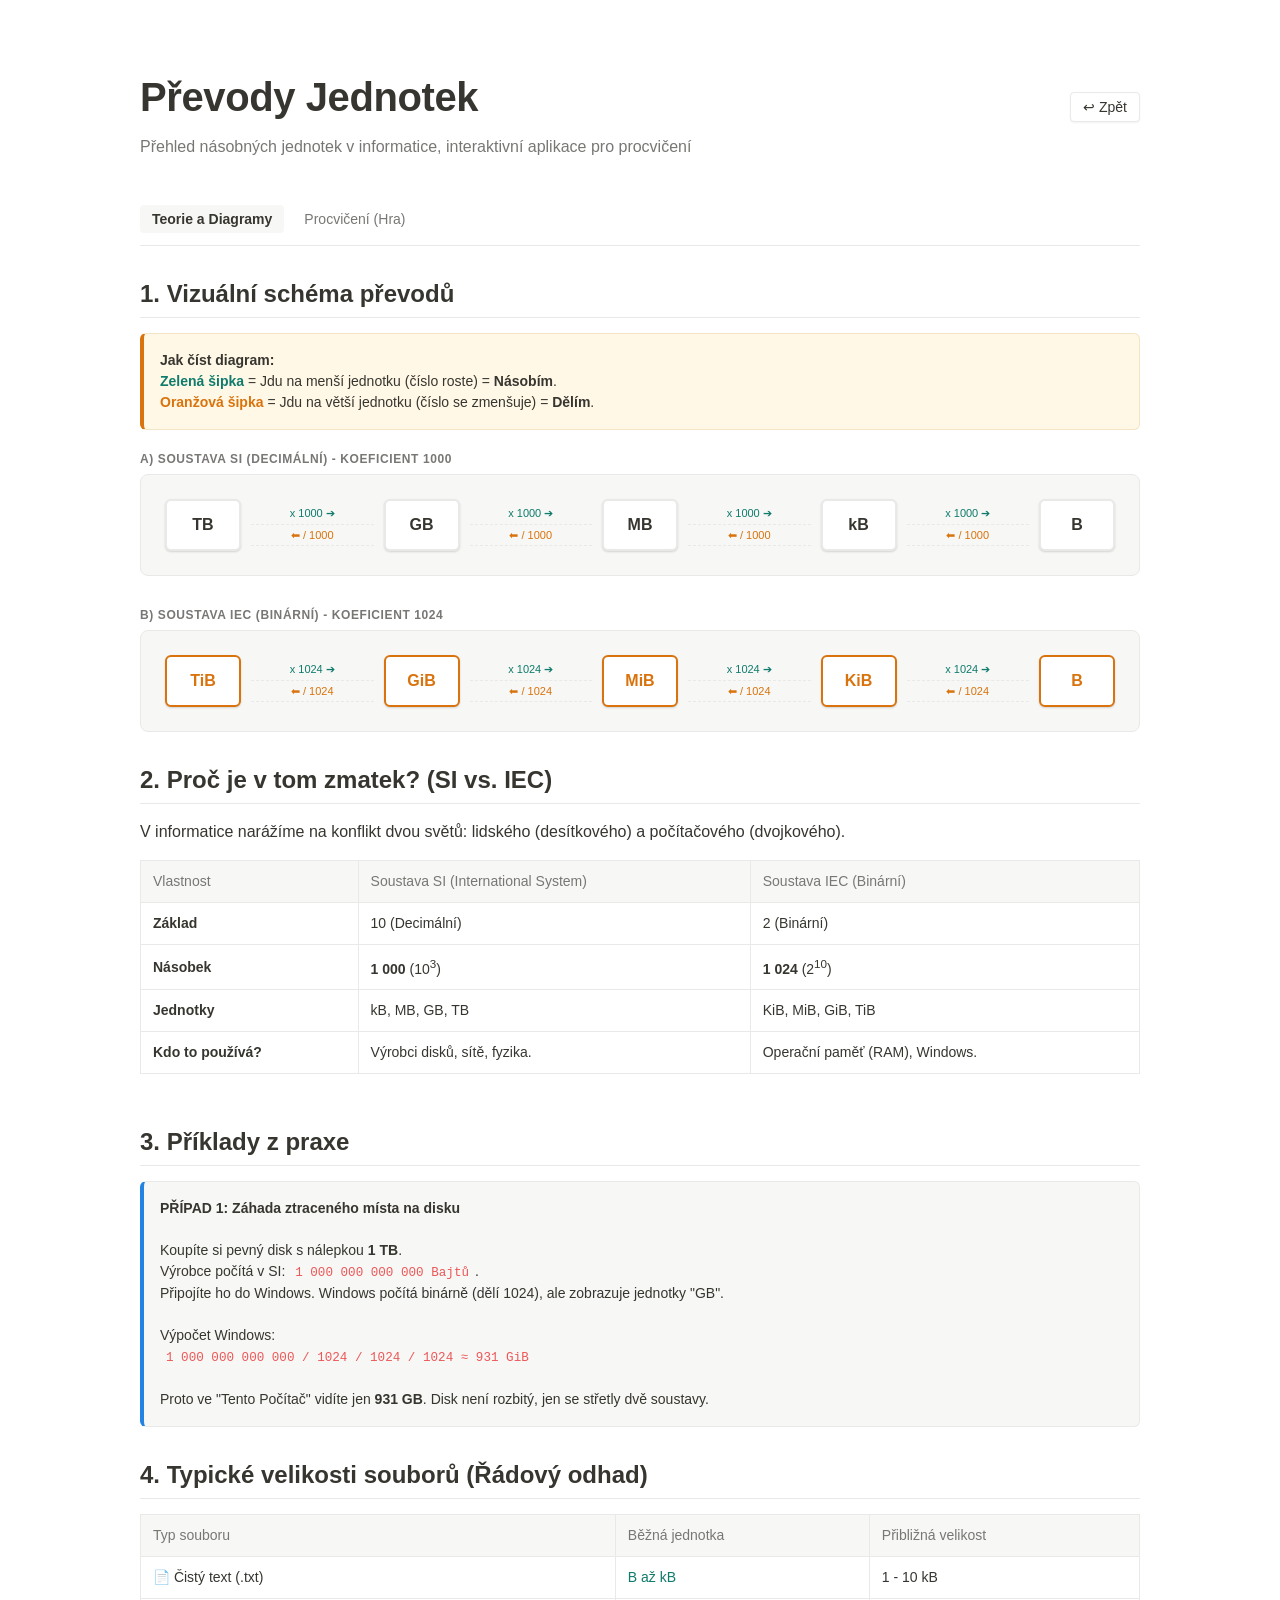
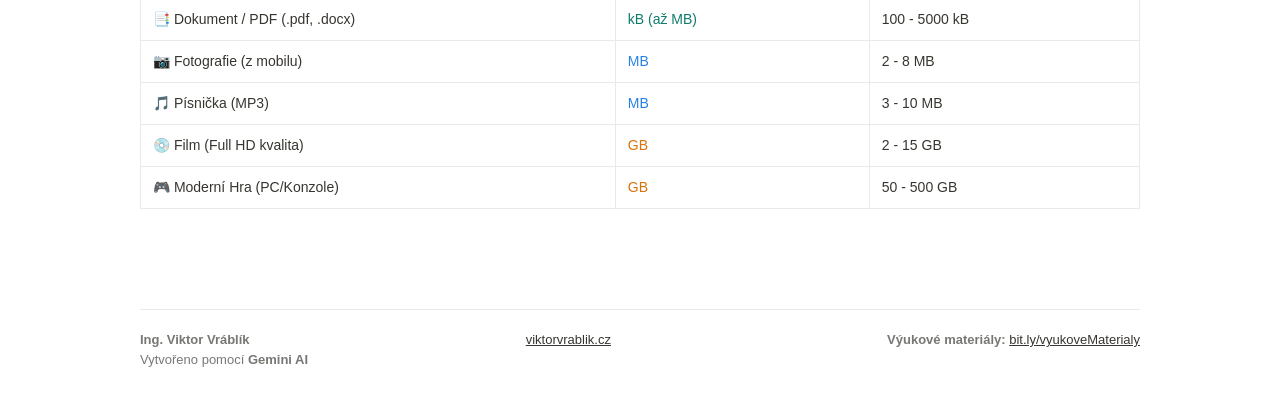
<file: Informatika/prevody_jednotek.html>
<!DOCTYPE html>
<html lang="cs">
<head>
    <meta charset="UTF-8">
    <meta name="viewport" content="width=device-width, initial-scale=1.0">
    <title>Převody jednotek</title>
    <style>
        /* --- NOTION DESIGN TEMPLATE --- */
        :root {
            --bg: #ffffff;
            --surface: #ffffff;
            --border: #e9e9e7;
            --text: #37352f;
            --text-muted: #787774;
            --accent: #2383e2;
            --hover-bg: #f7f7f5;
            --card-shadow: 0 1px 3px rgba(0,0,0,0.05), 0 1px 2px rgba(0,0,0,0.1);

            /* Notion Tag Colors */
            --tag-math-bg: #faebdd; --tag-math-text: #854c1d;
            --tag-physics-bg: #e1f0ef; --tag-physics-text: #245e5a;
            --tag-cs-bg: #fdecc8; --tag-cs-text: #89632a;
            
            /* Visualizer Colors (Notion friendly) */
            --bar-default: #e4e4e1;
            --bar-accent: #2383e2; /* Blue */
            --bar-compare: #d9730d; /* Orange */
            --bar-swap: #e03e3e; /* Red */
            --bar-sorted: #0f7b6c; /* Green */
            --bar-pivot: #6940a5; /* Purple */
        }

        body {
            font-family: -apple-system, BlinkMacSystemFont, "Segoe UI", Helvetica, Arial, sans-serif;
            background-color: var(--bg);
            color: var(--text);
            max-width: 1000px;
            margin: 0 auto;
            padding: 40px 24px;
            line-height: 1.5;
            overflow-x: hidden;
        }

        /* --- HEADER --- */
        header { margin-bottom: 30px; display: flex; justify-content: space-between; align-items: center }
        h1 { 
            font-size: 40px; 
            font-weight: 700; 
            margin-bottom: 8px; 
            letter-spacing: -0.01em; 
            display: flex;
            align-items: center;
            gap: 10px;
        }
        .subtitle { color: var(--text-muted); font-size: 16px; margin-top: 0; }

        a { color: var(--text); }
        h2 { font-size: 24px; font-weight: 600; margin-bottom: 15px; margin-top: 30px; padding-bottom: 5px; border-bottom: 1px solid var(--border); }
        h3 { font-size: 20px; font-weight: 600; margin-bottom: 10px; margin-top: 25px; }
        h4 { font-size: 16px; font-weight: 600; margin-bottom: 5px; margin-top: 15px;}

        /* --- FILTERS / NAVIGATION --- */
        .filter-bar {
            display: flex;
            gap: 8px;
            margin-bottom: 30px;
            padding-bottom: 12px;
            border-bottom: 1px solid var(--border);
            overflow-x: auto;
        }

        .filter-btn {
            padding: 6px 12px;
            font-size: 14px;
            border: none;
            background: transparent;
            color: var(--text-muted);
            cursor: pointer;
            border-radius: 4px;
            white-space: nowrap;
            transition: 0.2s;
            font-family: inherit;
        }

        .filter-btn:hover { background: var(--hover-bg); color: var(--text); }
        .filter-btn.active { background: var(--hover-bg); color: var(--text); font-weight: 600; }
        .filter-btn:disabled { opacity: 0.5; cursor: not-allowed; }

        /* --- CONTROLS BAR (Adapted for Game Buttons) --- */
        .controls-bar {
            background: var(--hover-bg);
            padding: 12px 16px;
            border-radius: 6px;
            margin-bottom: 30px;
            display: flex;
            flex-wrap: wrap;
            gap: 10px;
            align-items: center;
        }

        .btn {
            padding: 6px 12px;
            background: var(--bg);
            border: 1px solid var(--border);
            color: var(--text);
            border-radius: 4px;
            font-family: inherit;
            font-size: 14px;
            font-weight: 500;
            cursor: pointer;
            transition: 0.2s;
            box-shadow: 0 1px 2px rgba(0,0,0,0.05);
            display: flex;
            align-items: center;
            gap: 5px;
        }
        .btn:hover:not(:disabled) { background: var(--hover-bg); }
        .btn.active-format { background: var(--text); color: var(--bg); border-color: var(--text); }

        /* --- CONTENT PANELS --- */
        .tab-content { display: none; animation: fadeIn 0.2s ease-in-out; }
        .tab-content.active { display: block; }
        @keyframes fadeIn { from { opacity: 0; transform: translateY(2px); } to { opacity: 1; transform: translateY(0); } }

        /* --- NOTION STYLED ELEMENTS --- */
        .notion-table { width: 100%; border-collapse: collapse; font-size: 14px; margin-bottom: 20px; }
        .notion-table th, .notion-table td { border: 1px solid var(--border); padding: 10px 12px; text-align: left; }
        .notion-table th { background: var(--hover-bg); font-weight: 500; color: var(--text-muted); }

        .info-box { background: var(--hover-bg); border: 1px solid var(--border); border-left: 4px solid var(--accent); padding: 16px; border-radius: 6px; margin-bottom: 20px; font-size: 14px; }
        .alert-box { background: #fff8e6; border: 1px solid #f2e4c4; border-left: 4px solid var(--bar-compare); padding: 16px; border-radius: 6px; margin-bottom: 20px; font-size: 14px; color: var(--text); }
        
        .label { font-size: 12px; color: var(--text-muted); display: block; margin-bottom: 6px; font-weight: 600; letter-spacing: 0.05em; text-transform: uppercase; }
        code { font-family: "SFMono-Regular", Consolas, "Liberation Mono", Menlo, Courier, monospace; background: var(--hover-bg); padding: 2px 6px; border-radius: 4px; color: #eb5757; font-size: 0.9em; }

        /* --- FLOW CHART (Adapted to Notion) --- */
        .flow-container {
            display: flex; align-items: center; justify-content: space-between;
            padding: 24px; background: var(--hover-bg); border: 1px solid var(--border);
            border-radius: 8px; margin-bottom: 30px;
        }
        .flow-unit {
            background: var(--bg); border: 2px solid var(--border); color: var(--text);
            padding: 12px 16px; border-radius: 6px; font-weight: 600; min-width: 40px;
            text-align: center; box-shadow: var(--card-shadow); z-index: 2;
        }
        .flow-unit.iec { border-color: var(--bar-compare); color: var(--bar-compare); }
        .flow-arrows { flex: 1; display: flex; flex-direction: column; align-items: center; padding: 0 10px; position: relative; }
        .arrow-text { font-size: 11px; display: block; text-align: center; white-space: nowrap; padding: 2px 0; font-weight: 500; }
        .arrow-green { color: var(--bar-sorted); }
        .arrow-orange { color: var(--bar-compare); }
        .desktop-arrow { display: block; width: 100%; border-bottom: 1px dashed var(--border); }
        .mobile-arrow { display: none; }

        @media (max-width: 700px) {
            .flow-container { flex-direction: column; gap: 0; }
            .flow-unit { width: 80%; }
            .flow-arrows { flex-direction: row; justify-content: space-between; width: 60%; height: 50px; padding: 0; }
            .desktop-arrow { display: none; }
            .mobile-arrow { display: flex; flex-direction: column; align-items: center; justify-content: center; font-size: 12px; font-weight: 600; }
        }

        /* --- GAME STYLES (Adapted to Notion Cards) --- */
        .game-board { display: flex; gap: 24px; justify-content: space-between; flex-wrap: wrap; margin-top: 15px; }
        .game-col { flex: 1; display: flex; flex-direction: column; gap: 12px; min-width: 250px; }

        .game-item {
            padding: 16px; border: 1px solid var(--border); background: var(--bg);
            border-radius: 6px; cursor: pointer; transition: 0.2s; text-align: center; 
            font-weight: 600; font-size: 16px; box-shadow: 0 1px 2px rgba(0,0,0,0.05); user-select: none;
        }
        .game-item:hover { background: var(--hover-bg); border-color: #d1d1cf; }
        .game-item.selected { border-color: var(--accent); background: #eaf3fb; box-shadow: 0 0 0 1px var(--accent); color: var(--accent); }
        .game-item.matched { border-color: var(--border); color: var(--text-muted); background: var(--hover-bg); opacity: 0.5; pointer-events: none; text-decoration: line-through; box-shadow: none; }
        .game-item.wrong { animation: shake 0.4s; border-color: var(--bar-swap); color: var(--bar-swap); background: #fbe4e4; }

        .result-overlay { display: none; text-align: center; padding: 24px; border: 1px solid #b7e0d5; background: #e7f3f1; border-radius: 8px; color: #0f7b6c; margin-top: 24px; }

        @keyframes shake { 0% { transform: translateX(0); } 25% { transform: translateX(-5px); } 50% { transform: translateX(5px); } 75% { transform: translateX(-5px); } 100% { transform: translateX(0); } }

        /* Footer */
        footer { margin-top: 80px; padding-top: 20px; border-top: 1px solid var(--border); font-size: 13px; color: var(--text-muted); }
        .footer_line { display: flex; justify-content: space-between; }
        @media (max-width: 800px) { .footer_line { flex-direction: column; gap: 10px; } }
    </style>
</head>
<body>

    <header>
        <div>
            <h1>Převody Jednotek</h1>
            <p class="subtitle">Přehled násobných jednotek v informatice, interaktivní aplikace pro procvičení</p>
        </div>
        <button class="btn" onclick="location.href = '../index.html'">↩ Zpět</button>
    </header>
    
    <div class="filter-bar">
        <button class="filter-btn active" onclick="showTab('theory', this)">Teorie a Diagramy</button>
        <button class="filter-btn" onclick="showTab('game', this)">Procvičení (Hra)</button>
    </div>

    <div id="theory" class="tab-content active">
        
        <h2>1. Vizuální schéma převodů</h2>
        <div class="alert-box">
            <strong>Jak číst diagram:</strong><br>
            <span style="color:var(--bar-sorted); font-weight:600;">Zelená šipka</span> = Jdu na menší jednotku (číslo roste) = <strong>Násobím</strong>.<br>
            <span style="color:var(--bar-compare); font-weight:600;">Oranžová šipka</span> = Jdu na větší jednotku (číslo se zmenšuje) = <strong>Dělím</strong>.
        </div>

        <span class="label">A) Soustava SI (Decimální) - Koeficient 1000</span>
        <div class="flow-container">
            <div class="flow-unit">TB</div>
            <div class="flow-arrows">
                <div class="desktop-arrow arrow-green"><span class="arrow-text">x 1000 ➔</span></div>
                <div class="desktop-arrow arrow-orange"><span class="arrow-text">⬅ / 1000</span></div>
                <div class="mobile-arrow arrow-green">⬇ x1000</div>
                <div class="mobile-arrow arrow-orange">⬆ /1000</div>
            </div>
            <div class="flow-unit">GB</div>
            <div class="flow-arrows">
                <div class="desktop-arrow arrow-green"><span class="arrow-text">x 1000 ➔</span></div>
                <div class="desktop-arrow arrow-orange"><span class="arrow-text">⬅ / 1000</span></div>
                <div class="mobile-arrow arrow-green">⬇ x1000</div>
                <div class="mobile-arrow arrow-orange">⬆ /1000</div>
            </div>
            <div class="flow-unit">MB</div>
            <div class="flow-arrows">
                <div class="desktop-arrow arrow-green"><span class="arrow-text">x 1000 ➔</span></div>
                <div class="desktop-arrow arrow-orange"><span class="arrow-text">⬅ / 1000</span></div>
                <div class="mobile-arrow arrow-green">⬇ x1000</div>
                <div class="mobile-arrow arrow-orange">⬆ /1000</div>
            </div>
            <div class="flow-unit">kB</div>
            <div class="flow-arrows">
                <div class="desktop-arrow arrow-green"><span class="arrow-text">x 1000 ➔</span></div>
                <div class="desktop-arrow arrow-orange"><span class="arrow-text">⬅ / 1000</span></div>
                <div class="mobile-arrow arrow-green">⬇ x1000</div>
                <div class="mobile-arrow arrow-orange">⬆ /1000</div>
            </div>
            <div class="flow-unit">B</div>
        </div>

        <span class="label">B) Soustava IEC (Binární) - Koeficient 1024</span>
        <div class="flow-container">
            <div class="flow-unit iec">TiB</div>
            <div class="flow-arrows">
                <div class="desktop-arrow arrow-green"><span class="arrow-text">x 1024 ➔</span></div>
                <div class="desktop-arrow arrow-orange"><span class="arrow-text">⬅ / 1024</span></div>
                <div class="mobile-arrow arrow-green">⬇ x1024</div>
                <div class="mobile-arrow arrow-orange">⬆ /1024</div>
            </div>
            <div class="flow-unit iec">GiB</div>
            <div class="flow-arrows">
                <div class="desktop-arrow arrow-green"><span class="arrow-text">x 1024 ➔</span></div>
                <div class="desktop-arrow arrow-orange"><span class="arrow-text">⬅ / 1024</span></div>
                <div class="mobile-arrow arrow-green">⬇ x1024</div>
                <div class="mobile-arrow arrow-orange">⬆ /1024</div>
            </div>
            <div class="flow-unit iec">MiB</div>
            <div class="flow-arrows">
                <div class="desktop-arrow arrow-green"><span class="arrow-text">x 1024 ➔</span></div>
                <div class="desktop-arrow arrow-orange"><span class="arrow-text">⬅ / 1024</span></div>
                <div class="mobile-arrow arrow-green">⬇ x1024</div>
                <div class="mobile-arrow arrow-orange">⬆ /1024</div>
            </div>
            <div class="flow-unit iec">KiB</div>
            <div class="flow-arrows">
                <div class="desktop-arrow arrow-green"><span class="arrow-text">x 1024 ➔</span></div>
                <div class="desktop-arrow arrow-orange"><span class="arrow-text">⬅ / 1024</span></div>
                <div class="mobile-arrow arrow-green">⬇ x1024</div>
                <div class="mobile-arrow arrow-orange">⬆ /1024</div>
            </div>
            <div class="flow-unit iec">B</div>
        </div>

        <h2>2. Proč je v tom zmatek? (SI vs. IEC)</h2>
        <p>V informatice narážíme na konflikt dvou světů: lidského (desítkového) a počítačového (dvojkového).</p>

        <div style="overflow-x:auto;">
            <table class="notion-table">
                <thead>
                    <tr>
                        <th>Vlastnost</th>
                        <th>Soustava SI (International System)</th>
                        <th>Soustava IEC (Binární)</th>
                    </tr>
                </thead>
                <tbody>
                    <tr>
                        <td><strong>Základ</strong></td>
                        <td>10 (Decimální)</td>
                        <td>2 (Binární)</td>
                    </tr>
                    <tr>
                        <td><strong>Násobek</strong></td>
                        <td><strong>1 000</strong> (10<sup>3</sup>)</td>
                        <td><strong>1 024</strong> (2<sup>10</sup>)</td>
                    </tr>
                    <tr>
                        <td><strong>Jednotky</strong></td>
                        <td>kB, MB, GB, TB</td>
                        <td>KiB, MiB, GiB, TiB</td>
                    </tr>
                    <tr>
                        <td><strong>Kdo to používá?</strong></td>
                        <td>Výrobci disků, sítě, fyzika.</td>
                        <td>Operační paměť (RAM), Windows.</td>
                    </tr>
                </tbody>
            </table>
        </div>

        <h2>3. Příklady z praxe</h2>

        <div class="info-box">
            <strong>PŘÍPAD 1: Záhada ztraceného místa na disku</strong><br><br>
            Koupíte si pevný disk s nálepkou <strong>1 TB</strong>.<br>
            Výrobce počítá v SI: <code>1 000 000 000 000 Bajtů</code>.<br>
            Připojíte ho do Windows. Windows počítá binárně (dělí 1024), ale zobrazuje jednotky "GB".<br>
            <br>
            Výpočet Windows:<br>
            <code>1 000 000 000 000 / 1024 / 1024 / 1024 ≈ 931 GiB</code><br>
            <br>
            Proto ve "Tento Počítač" vidíte jen <strong>931 GB</strong>. Disk není rozbitý, jen se střetly dvě soustavy.
        </div>

        <h2>4. Typické velikosti souborů (Řádový odhad)</h2>

        <div style="overflow-x:auto;">
            <table class="notion-table">
                <thead>
                    <tr>
                        <th>Typ souboru</th>
                        <th>Běžná jednotka</th>
                        <th>Přibližná velikost</th>
                    </tr>
                </thead>
                <tbody>
                    <tr>
                        <td>📄 Čistý text (.txt)</td>
                        <td style="color:var(--bar-sorted); font-weight:500;">B až kB</td>
                        <td>1 - 10 kB</td>
                    </tr>
                    <tr>
                        <td>📑 Dokument / PDF (.pdf, .docx)</td>
                        <td style="color:var(--bar-sorted); font-weight:500;">kB (až MB)</td>
                        <td>100 - 5000 kB</td>
                    </tr>
                    <tr>
                        <td>📷 Fotografie (z mobilu)</td>
                        <td style="color:var(--accent); font-weight:500;">MB</td>
                        <td>2 - 8 MB</td>
                    </tr>
                    <tr>
                        <td>🎵 Písnička (MP3)</td>
                        <td style="color:var(--accent); font-weight:500;">MB</td>
                        <td>3 - 10 MB</td>
                    </tr>
                    <tr>
                        <td>💿 Film (Full HD kvalita)</td>
                        <td style="color:var(--bar-compare); font-weight:500;">GB</td>
                        <td>2 - 15 GB</td>
                    </tr>
                    <tr>
                        <td>🎮 Moderní Hra (PC/Konzole)</td>
                        <td style="color:var(--bar-compare); font-weight:500;">GB</td>
                        <td>50 - 500 GB</td>
                    </tr>
                </tbody>
            </table>
        </div>
    </div>

    <div id="game" class="tab-content">
        <h2>Trénink převodů (Soustava SI)</h2>
        <span class="label" style="margin-bottom: 20px;">Vyberte odpovídající dvojice (stejná hodnota, jiná jednotka)</span>
        
        <div class="controls-bar">
            <button class="btn" onclick="startGame(1)">Level 1: Celá čísla</button>
            <button class="btn" onclick="startGame(2)">Level 2: Desetinná čísla</button>
            <button class="btn" onclick="startGame(3)">Level 3: Smíšené řády</button>
        </div>

        <div id="gameArea" style="display:none;">
            <div style="display:flex; justify-content:space-between; padding: 0 10px;">
                <span class="label">ZADÁNÍ</span>
                <span class="label">VÝSLEDEK</span>
            </div>
            
            <div class="game-board">
                <div class="game-col" id="colLeft"></div>
                <div class="game-col" id="colRight"></div>
            </div>

            <div id="resultMsg" class="result-overlay">
                <h3 style="margin-top:0;">Výborně! Vše správně.</h3>
                <p style="margin-bottom: 15px;">Systém SI úspěšně aplikován.</p>
                <button class="btn" style="margin: 0 auto; background: white;" onclick="resetUI()">Další test</button>
            </div>
        </div>
    </div>

    <footer>
        <div class="footer_line">
            <span><strong>Ing. Viktor Vráblík</strong></span>
            <span><a href="https://viktorvrablik.cz" target="_blank">viktorvrablik.cz</a> </span>
            <span><strong>Výukové materiály:</strong> <a href="https://viktorvrablik.notion.site/V-ukov-materi-ly-989c7b813ff0494d84d5905f3e5a5e59" target="_blank">bit.ly/vyukoveMaterialy</a></span>
        </div>

        <div class="footer_line">
            <span>Vytvořeno pomocí <b>Gemini AI</b></span>
        </div>
    </footer>

    <script>
        // --- KONFIGURACE ---
        const UNITS = ['B', 'kB', 'MB', 'GB', 'TB'];
        
        // --- POMOCNÉ FUNKCE ---
        function getRandomInt(min, max) { return Math.floor(Math.random() * (max - min + 1)) + min; }
        
        function formatNum(num) {
            let fixed = parseFloat(num.toPrecision(12)); 
            return fixed.toString().replace(/\B(?=(\d{3})+(?!\d))/g, " ");
        }

        // --- GENERÁTOR ---
        function generateSimilarPairs(level, count) {
            const pairs = [];
            const usedAnswers = new Set();
            const usedQuestions = new Set();
            
            let baseNum;
            if (level === 1) baseNum = [1, 2, 4, 5, 8][getRandomInt(0, 4)];
            else if (level === 2) baseNum = [1.2, 1.5, 2.5, 5.5, 3.2][getRandomInt(0, 4)];
            else baseNum = [1.25, 0.5, 2.4, 6.4][getRandomInt(0, 3)];

            let safety = 0;
            while(pairs.length < count && safety < 100) {
                safety++;
                let exponentQ = getRandomInt(-1, 3);
                let qVal = baseNum * Math.pow(10, exponentQ);
                let qIndex = getRandomInt(0, UNITS.length - 1);
                
                let jump = (Math.random() > 0.5) ? 1 : -1;
                
                if (qIndex === 0) jump = 1; 
                if (qIndex === UNITS.length - 1) jump = -1;
                
                if (level === 3 && Math.random() > 0.7) {
                    jump = (jump === 1 && qIndex < UNITS.length - 2) ? 2 : (jump === -1 && qIndex > 1 ? -2 : jump);
                }

                let aIndex = qIndex + jump;
                let factor = Math.pow(1000, -jump); 
                let aVal = qVal * factor;

                let qStr = `${formatNum(qVal)} ${UNITS[qIndex]}`;
                let aStr = `${formatNum(aVal)} ${UNITS[aIndex]}`;

                if (!usedQuestions.has(qStr) && !usedAnswers.has(aStr)) {
                    pairs.push({ q: qStr, a: aStr, id: pairs.length });
                    usedQuestions.add(qStr);
                    usedAnswers.add(aStr);
                }
            }
            return pairs;
        }

        // --- UI LOGIKA ---
        function showTab(tabId, btn) {
            document.querySelectorAll('.tab-content').forEach(p => p.classList.remove('active'));
            document.querySelectorAll('.filter-btn').forEach(b => b.classList.remove('active'));
            document.getElementById(tabId).classList.add('active');
            if(btn) btn.classList.add('active');
        }

        // --- HERNÍ LOGIKA ---
        let selectedLeft = null;
        let selectedRight = null;
        let pairsCount = 0;
        let matchedCount = 0;

        function startGame(level) {
            const data = generateSimilarPairs(level, 5);
            
            pairsCount = data.length;
            matchedCount = 0;
            selectedLeft = null;
            selectedRight = null;

            document.getElementById('gameArea').style.display = 'block';
            document.getElementById('resultMsg').style.display = 'none';
            document.querySelectorAll('.controls-bar .btn').forEach(b => b.classList.remove('active-format'));
            event.target.classList.add('active-format');

            const leftCol = document.getElementById('colLeft');
            const rightCol = document.getElementById('colRight');
            leftCol.innerHTML = '';
            rightCol.innerHTML = '';

            data.forEach(item => {
                let div = document.createElement('div');
                div.className = 'game-item';
                div.innerText = item.q;
                div.dataset.id = item.id;
                div.onclick = () => selectItem(div, 'left');
                leftCol.appendChild(div);
            });

            const shuffledData = [...data].sort(() => Math.random() - 0.5);
            shuffledData.forEach(item => {
                let div = document.createElement('div');
                div.className = 'game-item';
                div.innerText = item.a;
                div.dataset.id = item.id;
                div.onclick = () => selectItem(div, 'right');
                rightCol.appendChild(div);
            });
        }

        function selectItem(element, side) {
            if (element.classList.contains('matched')) return;

            if (side === 'left') {
                if (selectedLeft) selectedLeft.classList.remove('selected');
                selectedLeft = element;
            } else {
                if (selectedRight) selectedRight.classList.remove('selected');
                selectedRight = element;
            }
            element.classList.add('selected');

            if (selectedLeft && selectedRight) checkMatch();
        }

        function checkMatch() {
            const idLeft = selectedLeft.dataset.id;
            const idRight = selectedRight.dataset.id;

            if (idLeft === idRight) {
                selectedLeft.classList.add('matched');
                selectedRight.classList.add('matched');
                selectedLeft.classList.remove('selected');
                selectedRight.classList.remove('selected');
                selectedLeft = null; selectedRight = null;
                matchedCount++;
                if (matchedCount === pairsCount) setTimeout(() => { document.getElementById('resultMsg').style.display = 'block'; }, 400);
            } else {
                selectedLeft.classList.add('wrong');
                selectedRight.classList.add('wrong');
                const tL = selectedLeft, tR = selectedRight;
                setTimeout(() => { tL.classList.remove('wrong', 'selected'); tR.classList.remove('wrong', 'selected'); }, 400);
                selectedLeft = null; selectedRight = null;
            }
        }

        function resetUI() {
            document.getElementById('gameArea').style.display = 'none';
            document.querySelectorAll('.controls-bar .btn').forEach(b => b.classList.remove('active-format'));
        }
    </script>
</body>
</html>
</file>
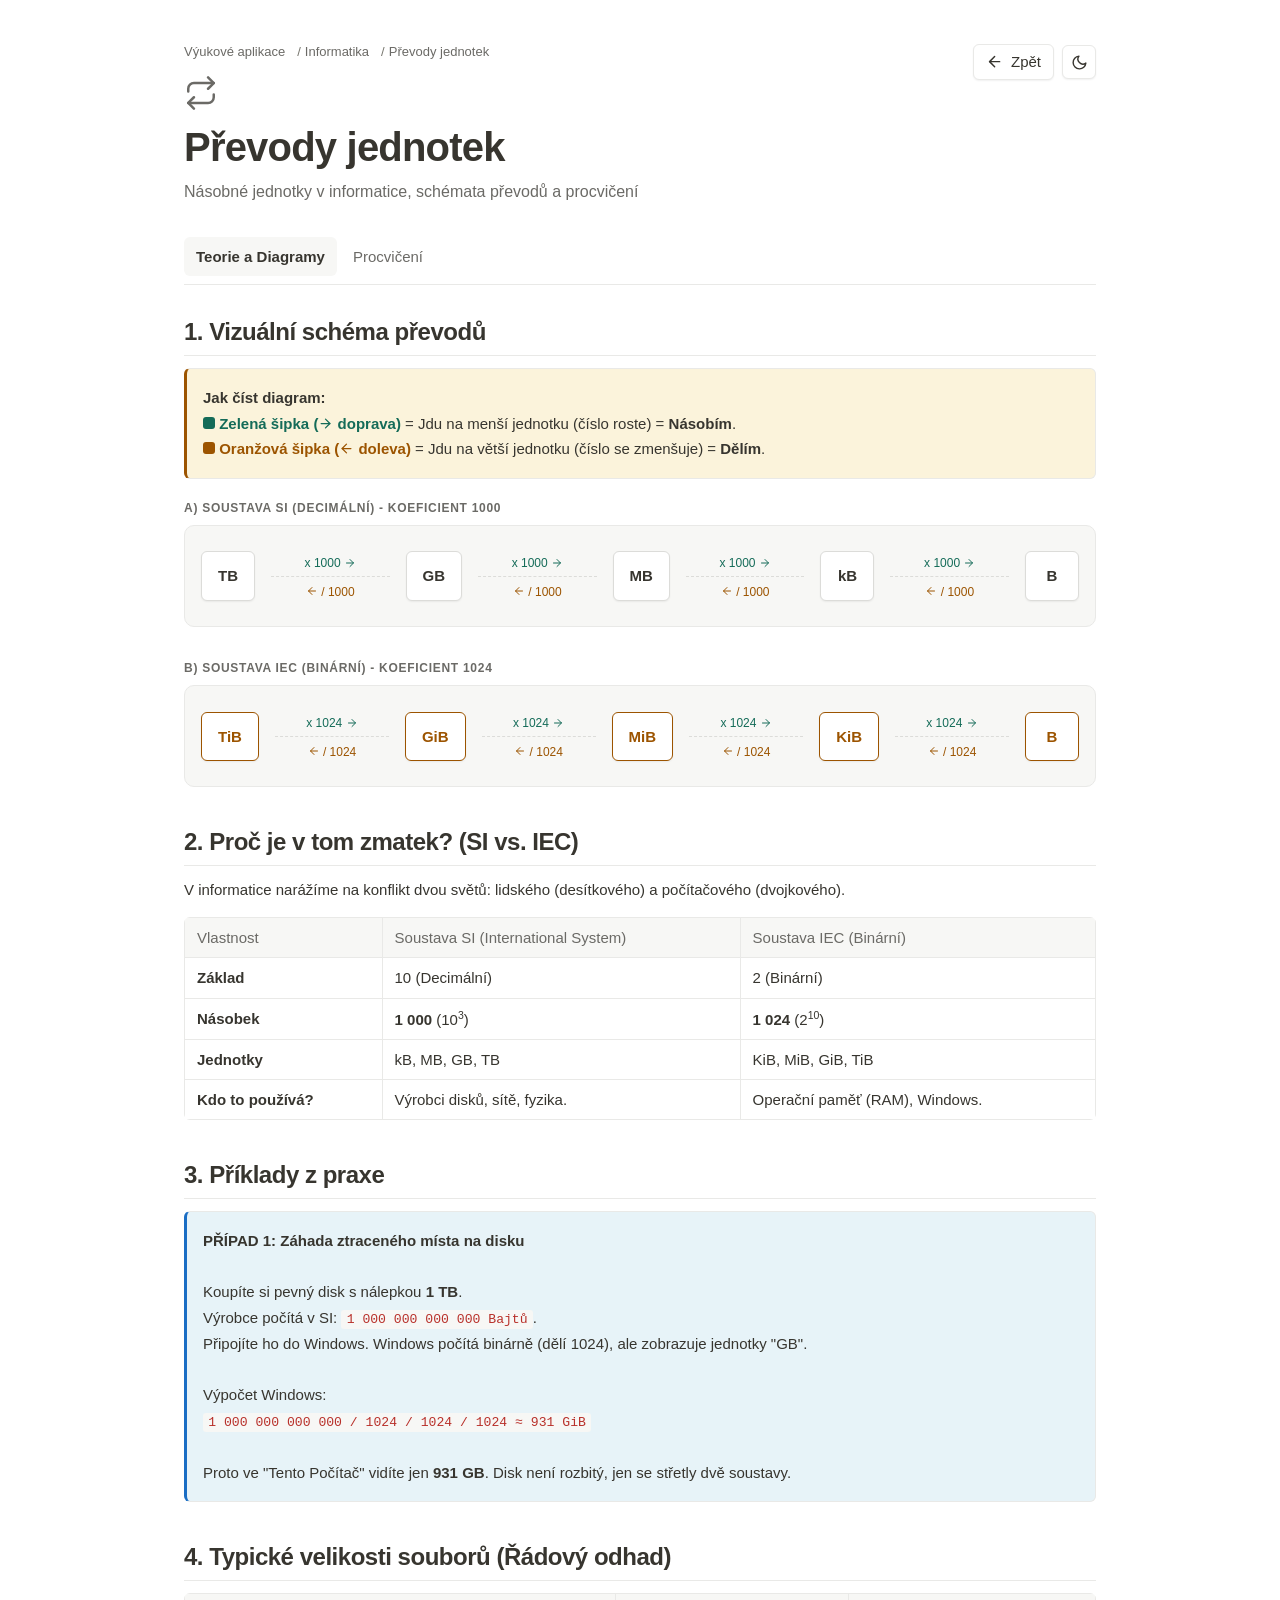
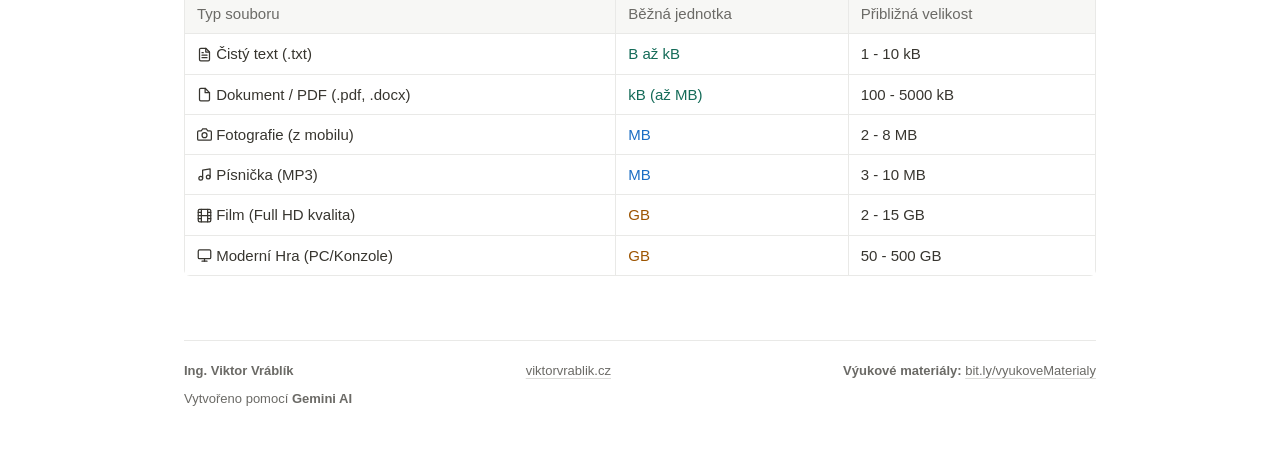
<file: informatika/prevody_jednotek.html>
<!DOCTYPE html>
<html lang="cs">
<head>
    <meta charset="UTF-8">
    <meta name="viewport" content="width=device-width, initial-scale=1">
    <title>Převody jednotek | Výukové aplikace</title>
    <meta name="description" content="Násobné jednotky informatiky — soustava SI a IEC, převodní schémata, praktické příklady a interaktivní procvičení.">
    <meta name="author" content="Ing. Viktor Vráblík">
    <meta name="color-scheme" content="light dark">
    <meta name="theme-color" content="#ffffff">
    <link rel="icon" href="../assets/favicon.svg" type="image/svg+xml">
    <meta property="og:type" content="article">
    <meta property="og:locale" content="cs_CZ">
    <meta property="og:title" content="Převody jednotek">
    <meta property="og:description" content="Násobné jednotky informatiky — soustava SI a IEC, převodní schémata, praktické příklady a interaktivní procvičení.">
    <link rel="stylesheet" href="../assets/style.css">
    <script>
        // Nastaví motiv ještě před vykreslením, aby stránka neproblikla.
        (function () {
            try {
                var t = localStorage.getItem('va-theme');
                if (t !== 'light' && t !== 'dark') {
                    t = window.matchMedia('(prefers-color-scheme: dark)').matches ? 'dark' : 'light';
                }
                document.documentElement.setAttribute('data-theme', t);
            } catch (e) {}
        })();
    </script>
    <style>
        /* --- Specifika stránky --- */

        /* Schéma převodů mezi řády.
           Na širokém displeji leží vodorovně, na úzkém se překlopí pod sebe. */
        .flow-container {
            display: flex;
            align-items: center;
            justify-content: space-between;
            gap: var(--space-2);
            padding: var(--space-6) var(--space-4);
            margin-bottom: var(--space-8);
            background: var(--surface-sunken);
            border: 1px solid var(--border);
            border-radius: var(--radius-lg);
        }
        .flow-unit {
            flex-shrink: 0;
            min-width: 54px;
            padding: var(--space-3) var(--space-4);
            font-weight: 600;
            text-align: center;
            background: var(--surface);
            border: 1px solid var(--border-strong);
            border-radius: var(--radius-md);
            box-shadow: var(--shadow-sm);
        }
        .flow-unit.iec { border-color: var(--c-orange); color: var(--c-orange); }

        .flow-arrows {
            flex: 1;
            min-width: 0;
            display: flex;
            flex-direction: column;
            align-items: center;
            padding: 0 var(--space-2);
        }
        .arrow-text { font-size: var(--fs-xs); font-weight: 500; white-space: nowrap; }
        .arrow-green { color: var(--c-green); }
        .arrow-orange { color: var(--c-orange); }
        .desktop-arrow { display: block; width: 100%; text-align: center; }
        .desktop-arrow + .desktop-arrow { border-top: 1px dashed var(--border-strong); padding-top: 2px; margin-top: 2px; }
        .mobile-arrow { display: none; }

        @media (max-width: 720px) {
            .flow-container { flex-direction: column; gap: 0; }
            .flow-unit { width: min(220px, 80%); }
            .flow-arrows {
                flex-direction: row;
                justify-content: center;
                gap: var(--space-5);
                width: 100%;
                padding: var(--space-2) 0;
            }
            .desktop-arrow { display: none; }
            .mobile-arrow {
                display: block;
                font-size: var(--fs-xs);
                font-weight: 600;
            }
        }

        /* Pexeso s dvojicemi jednotek */
        .game-board {
            display: grid;
            grid-template-columns: repeat(auto-fit, minmax(min(220px, 100%), 1fr));
            gap: var(--space-5);
            margin-top: var(--space-3);
        }
        .game-col { display: flex; flex-direction: column; gap: var(--space-3); }

        .game-item {
            padding: var(--space-4);
            font-size: var(--fs-md);
            font-weight: 600;
            text-align: center;
            background: var(--surface);
            border: 1px solid var(--border);
            border-radius: var(--radius-md);
            box-shadow: var(--shadow-sm);
            cursor: pointer;
            user-select: none;
            transition: background var(--dur-fast) var(--ease),
                        border-color var(--dur-fast) var(--ease),
                        color var(--dur-fast) var(--ease);
        }
        .game-item:hover { background: var(--hover-bg); border-color: var(--border-strong); }
        .game-item.selected {
            color: var(--accent);
            background: var(--accent-soft);
            border-color: var(--accent);
            box-shadow: 0 0 0 1px var(--accent);
        }
        .game-item.matched {
            color: var(--text-faint);
            background: var(--surface-sunken);
            text-decoration: line-through;
            opacity: 0.55;
            box-shadow: none;
            pointer-events: none;
        }
        .game-item.wrong {
            color: var(--c-red);
            background: var(--c-red-bg);
            border-color: var(--c-red);
            animation: shake 0.4s;
        }

        .game-heads {
            display: flex;
            justify-content: space-between;
            gap: var(--space-5);
            padding: 0 var(--space-2);
        }
        @media (max-width: 560px) { .game-heads { display: none; } }
    </style>
</head>
<body>

<a class="skip-link" href="#obsah">Přeskočit na obsah</a>

<div class="page">

    <header class="site-header">
        <div class="site-header__text">
            <nav class="breadcrumb" aria-label="Drobečková navigace">
                <a href="../index.html">Výukové aplikace</a>
                <span class="breadcrumb__sep" aria-hidden="true">/</span>
                <a href="../index.html#filtry" data-cat="inf">Informatika</a>
                <span class="breadcrumb__sep" aria-hidden="true">/</span>
                <span class="breadcrumb__current" aria-current="page">Převody jednotek</span>
            </nav>
            <svg class="page-icon" viewBox="0 0 24 24" fill="none" stroke="currentColor" stroke-width="2" stroke-linecap="round" stroke-linejoin="round" aria-hidden="true"><polyline points="17 1 21 5 17 9"></polyline><path d="M3 11V9a4 4 0 0 1 4-4h14"></path><polyline points="7 23 3 19 7 15"></polyline><path d="M21 13v2a4 4 0 0 1-4 4H3"></path></svg>
            <h1>Převody jednotek</h1>
            <p class="subtitle">Násobné jednotky v informatice, schémata převodů a procvičení</p>
        </div>
        <div class="site-header__actions">
            <a class="btn" href="../index.html">
                <svg class="icon" viewBox="0 0 24 24" fill="none" stroke="currentColor" stroke-width="2" stroke-linecap="round" stroke-linejoin="round" aria-hidden="true"><line x1="19" y1="12" x2="5" y2="12"></line><polyline points="12 19 5 12 12 5"></polyline></svg>
                Zpět
            </a>
            <button class="btn btn--icon theme-toggle" type="button" aria-pressed="false" title="Přepnout na tmavý režim">
                <span class="visually-hidden">Přepnout světlý a tmavý režim</span>
                <svg class="icon icon-moon" viewBox="0 0 24 24" fill="none" stroke="currentColor" stroke-width="2" stroke-linecap="round" stroke-linejoin="round" aria-hidden="true"><path d="M21 12.79A9 9 0 1 1 11.21 3 7 7 0 0 0 21 12.79z"></path></svg>
                <svg class="icon icon-sun" viewBox="0 0 24 24" fill="none" stroke="currentColor" stroke-width="2" stroke-linecap="round" stroke-linejoin="round" aria-hidden="true"><circle cx="12" cy="12" r="5"></circle><line x1="12" y1="1" x2="12" y2="3"></line><line x1="12" y1="21" x2="12" y2="23"></line><line x1="4.22" y1="4.22" x2="5.64" y2="5.64"></line><line x1="18.36" y1="18.36" x2="19.78" y2="19.78"></line><line x1="1" y1="12" x2="3" y2="12"></line><line x1="21" y1="12" x2="23" y2="12"></line><line x1="4.22" y1="19.78" x2="5.64" y2="18.36"></line><line x1="18.36" y1="5.64" x2="19.78" y2="4.22"></line></svg>
            </button>
        </div>
    </header>

<main id="obsah" tabindex="-1">

    
    <div class="tabs" role="tablist" aria-label="Kapitoly">
        <button class="tab active" type="button" role="tab" id="t-theory" aria-controls="theory" aria-selected="true" tabindex="0" onclick="showTab('theory', this)">Teorie a Diagramy</button>
        <button class="tab" type="button" role="tab" id="t-game" aria-controls="game" aria-selected="false" tabindex="-1" onclick="showTab('game', this)">Procvičení</button>
    </div>

    <div id="theory" class="tab-content active" role="tabpanel" aria-labelledby="t-theory">
        
        <h2>1. Vizuální schéma převodů</h2>
        <div class="alert-box">
            <strong>Jak číst diagram:</strong><br>
            <span class="legend__swatch" style="display:inline-block;background:var(--c-green)" aria-hidden="true"></span> <strong style="color:var(--c-green)">Zelená šipka (<svg class="icon icon--sm" viewBox="0 0 24 24" fill="none" stroke="currentColor" stroke-width="2" stroke-linecap="round" stroke-linejoin="round" aria-hidden="true"><line x1="5" y1="12" x2="19" y2="12"></line><polyline points="12 5 19 12 12 19"></polyline></svg> doprava)</strong> = Jdu na menší jednotku (číslo roste) = <strong>Násobím</strong>.<br>
            <span class="legend__swatch" style="display:inline-block;background:var(--c-orange)" aria-hidden="true"></span> <strong style="color:var(--c-orange)">Oranžová šipka (<svg class="icon icon--sm" viewBox="0 0 24 24" fill="none" stroke="currentColor" stroke-width="2" stroke-linecap="round" stroke-linejoin="round" aria-hidden="true"><line x1="19" y1="12" x2="5" y2="12"></line><polyline points="12 19 5 12 12 5"></polyline></svg> doleva)</strong> = Jdu na větší jednotku (číslo se zmenšuje) = <strong>Dělím</strong>.
        </div>

        <span class="label">A) Soustava SI (Decimální) - Koeficient 1000</span>
        <div class="flow-container">
            <div class="flow-unit">TB</div>
            <div class="flow-arrows">
                <div class="desktop-arrow arrow-green"><span class="arrow-text">x 1000 <svg class="icon icon--sm" viewBox="0 0 24 24" fill="none" stroke="currentColor" stroke-width="2" stroke-linecap="round" stroke-linejoin="round" aria-hidden="true"><line x1="5" y1="12" x2="19" y2="12"></line><polyline points="12 5 19 12 12 19"></polyline></svg></span></div>
                <div class="desktop-arrow arrow-orange"><span class="arrow-text"><svg class="icon icon--sm" viewBox="0 0 24 24" fill="none" stroke="currentColor" stroke-width="2" stroke-linecap="round" stroke-linejoin="round" aria-hidden="true"><line x1="19" y1="12" x2="5" y2="12"></line><polyline points="12 19 5 12 12 5"></polyline></svg> / 1000</span></div>
                <div class="mobile-arrow arrow-green"><svg class="icon icon--sm" viewBox="0 0 24 24" fill="none" stroke="currentColor" stroke-width="2" stroke-linecap="round" stroke-linejoin="round" aria-hidden="true"><line x1="12" y1="5" x2="12" y2="19"></line><polyline points="19 12 12 19 5 12"></polyline></svg> x1000</div>
                <div class="mobile-arrow arrow-orange"><svg class="icon icon--sm" viewBox="0 0 24 24" fill="none" stroke="currentColor" stroke-width="2" stroke-linecap="round" stroke-linejoin="round" aria-hidden="true"><line x1="12" y1="19" x2="12" y2="5"></line><polyline points="5 12 12 5 19 12"></polyline></svg> /1000</div>
            </div>
            <div class="flow-unit">GB</div>
            <div class="flow-arrows">
                <div class="desktop-arrow arrow-green"><span class="arrow-text">x 1000 <svg class="icon icon--sm" viewBox="0 0 24 24" fill="none" stroke="currentColor" stroke-width="2" stroke-linecap="round" stroke-linejoin="round" aria-hidden="true"><line x1="5" y1="12" x2="19" y2="12"></line><polyline points="12 5 19 12 12 19"></polyline></svg></span></div>
                <div class="desktop-arrow arrow-orange"><span class="arrow-text"><svg class="icon icon--sm" viewBox="0 0 24 24" fill="none" stroke="currentColor" stroke-width="2" stroke-linecap="round" stroke-linejoin="round" aria-hidden="true"><line x1="19" y1="12" x2="5" y2="12"></line><polyline points="12 19 5 12 12 5"></polyline></svg> / 1000</span></div>
                <div class="mobile-arrow arrow-green"><svg class="icon icon--sm" viewBox="0 0 24 24" fill="none" stroke="currentColor" stroke-width="2" stroke-linecap="round" stroke-linejoin="round" aria-hidden="true"><line x1="12" y1="5" x2="12" y2="19"></line><polyline points="19 12 12 19 5 12"></polyline></svg> x1000</div>
                <div class="mobile-arrow arrow-orange"><svg class="icon icon--sm" viewBox="0 0 24 24" fill="none" stroke="currentColor" stroke-width="2" stroke-linecap="round" stroke-linejoin="round" aria-hidden="true"><line x1="12" y1="19" x2="12" y2="5"></line><polyline points="5 12 12 5 19 12"></polyline></svg> /1000</div>
            </div>
            <div class="flow-unit">MB</div>
            <div class="flow-arrows">
                <div class="desktop-arrow arrow-green"><span class="arrow-text">x 1000 <svg class="icon icon--sm" viewBox="0 0 24 24" fill="none" stroke="currentColor" stroke-width="2" stroke-linecap="round" stroke-linejoin="round" aria-hidden="true"><line x1="5" y1="12" x2="19" y2="12"></line><polyline points="12 5 19 12 12 19"></polyline></svg></span></div>
                <div class="desktop-arrow arrow-orange"><span class="arrow-text"><svg class="icon icon--sm" viewBox="0 0 24 24" fill="none" stroke="currentColor" stroke-width="2" stroke-linecap="round" stroke-linejoin="round" aria-hidden="true"><line x1="19" y1="12" x2="5" y2="12"></line><polyline points="12 19 5 12 12 5"></polyline></svg> / 1000</span></div>
                <div class="mobile-arrow arrow-green"><svg class="icon icon--sm" viewBox="0 0 24 24" fill="none" stroke="currentColor" stroke-width="2" stroke-linecap="round" stroke-linejoin="round" aria-hidden="true"><line x1="12" y1="5" x2="12" y2="19"></line><polyline points="19 12 12 19 5 12"></polyline></svg> x1000</div>
                <div class="mobile-arrow arrow-orange"><svg class="icon icon--sm" viewBox="0 0 24 24" fill="none" stroke="currentColor" stroke-width="2" stroke-linecap="round" stroke-linejoin="round" aria-hidden="true"><line x1="12" y1="19" x2="12" y2="5"></line><polyline points="5 12 12 5 19 12"></polyline></svg> /1000</div>
            </div>
            <div class="flow-unit">kB</div>
            <div class="flow-arrows">
                <div class="desktop-arrow arrow-green"><span class="arrow-text">x 1000 <svg class="icon icon--sm" viewBox="0 0 24 24" fill="none" stroke="currentColor" stroke-width="2" stroke-linecap="round" stroke-linejoin="round" aria-hidden="true"><line x1="5" y1="12" x2="19" y2="12"></line><polyline points="12 5 19 12 12 19"></polyline></svg></span></div>
                <div class="desktop-arrow arrow-orange"><span class="arrow-text"><svg class="icon icon--sm" viewBox="0 0 24 24" fill="none" stroke="currentColor" stroke-width="2" stroke-linecap="round" stroke-linejoin="round" aria-hidden="true"><line x1="19" y1="12" x2="5" y2="12"></line><polyline points="12 19 5 12 12 5"></polyline></svg> / 1000</span></div>
                <div class="mobile-arrow arrow-green"><svg class="icon icon--sm" viewBox="0 0 24 24" fill="none" stroke="currentColor" stroke-width="2" stroke-linecap="round" stroke-linejoin="round" aria-hidden="true"><line x1="12" y1="5" x2="12" y2="19"></line><polyline points="19 12 12 19 5 12"></polyline></svg> x1000</div>
                <div class="mobile-arrow arrow-orange"><svg class="icon icon--sm" viewBox="0 0 24 24" fill="none" stroke="currentColor" stroke-width="2" stroke-linecap="round" stroke-linejoin="round" aria-hidden="true"><line x1="12" y1="19" x2="12" y2="5"></line><polyline points="5 12 12 5 19 12"></polyline></svg> /1000</div>
            </div>
            <div class="flow-unit">B</div>
        </div>

        <span class="label">B) Soustava IEC (Binární) - Koeficient 1024</span>
        <div class="flow-container">
            <div class="flow-unit iec">TiB</div>
            <div class="flow-arrows">
                <div class="desktop-arrow arrow-green"><span class="arrow-text">x 1024 <svg class="icon icon--sm" viewBox="0 0 24 24" fill="none" stroke="currentColor" stroke-width="2" stroke-linecap="round" stroke-linejoin="round" aria-hidden="true"><line x1="5" y1="12" x2="19" y2="12"></line><polyline points="12 5 19 12 12 19"></polyline></svg></span></div>
                <div class="desktop-arrow arrow-orange"><span class="arrow-text"><svg class="icon icon--sm" viewBox="0 0 24 24" fill="none" stroke="currentColor" stroke-width="2" stroke-linecap="round" stroke-linejoin="round" aria-hidden="true"><line x1="19" y1="12" x2="5" y2="12"></line><polyline points="12 19 5 12 12 5"></polyline></svg> / 1024</span></div>
                <div class="mobile-arrow arrow-green"><svg class="icon icon--sm" viewBox="0 0 24 24" fill="none" stroke="currentColor" stroke-width="2" stroke-linecap="round" stroke-linejoin="round" aria-hidden="true"><line x1="12" y1="5" x2="12" y2="19"></line><polyline points="19 12 12 19 5 12"></polyline></svg> x1024</div>
                <div class="mobile-arrow arrow-orange"><svg class="icon icon--sm" viewBox="0 0 24 24" fill="none" stroke="currentColor" stroke-width="2" stroke-linecap="round" stroke-linejoin="round" aria-hidden="true"><line x1="12" y1="19" x2="12" y2="5"></line><polyline points="5 12 12 5 19 12"></polyline></svg> /1024</div>
            </div>
            <div class="flow-unit iec">GiB</div>
            <div class="flow-arrows">
                <div class="desktop-arrow arrow-green"><span class="arrow-text">x 1024 <svg class="icon icon--sm" viewBox="0 0 24 24" fill="none" stroke="currentColor" stroke-width="2" stroke-linecap="round" stroke-linejoin="round" aria-hidden="true"><line x1="5" y1="12" x2="19" y2="12"></line><polyline points="12 5 19 12 12 19"></polyline></svg></span></div>
                <div class="desktop-arrow arrow-orange"><span class="arrow-text"><svg class="icon icon--sm" viewBox="0 0 24 24" fill="none" stroke="currentColor" stroke-width="2" stroke-linecap="round" stroke-linejoin="round" aria-hidden="true"><line x1="19" y1="12" x2="5" y2="12"></line><polyline points="12 19 5 12 12 5"></polyline></svg> / 1024</span></div>
                <div class="mobile-arrow arrow-green"><svg class="icon icon--sm" viewBox="0 0 24 24" fill="none" stroke="currentColor" stroke-width="2" stroke-linecap="round" stroke-linejoin="round" aria-hidden="true"><line x1="12" y1="5" x2="12" y2="19"></line><polyline points="19 12 12 19 5 12"></polyline></svg> x1024</div>
                <div class="mobile-arrow arrow-orange"><svg class="icon icon--sm" viewBox="0 0 24 24" fill="none" stroke="currentColor" stroke-width="2" stroke-linecap="round" stroke-linejoin="round" aria-hidden="true"><line x1="12" y1="19" x2="12" y2="5"></line><polyline points="5 12 12 5 19 12"></polyline></svg> /1024</div>
            </div>
            <div class="flow-unit iec">MiB</div>
            <div class="flow-arrows">
                <div class="desktop-arrow arrow-green"><span class="arrow-text">x 1024 <svg class="icon icon--sm" viewBox="0 0 24 24" fill="none" stroke="currentColor" stroke-width="2" stroke-linecap="round" stroke-linejoin="round" aria-hidden="true"><line x1="5" y1="12" x2="19" y2="12"></line><polyline points="12 5 19 12 12 19"></polyline></svg></span></div>
                <div class="desktop-arrow arrow-orange"><span class="arrow-text"><svg class="icon icon--sm" viewBox="0 0 24 24" fill="none" stroke="currentColor" stroke-width="2" stroke-linecap="round" stroke-linejoin="round" aria-hidden="true"><line x1="19" y1="12" x2="5" y2="12"></line><polyline points="12 19 5 12 12 5"></polyline></svg> / 1024</span></div>
                <div class="mobile-arrow arrow-green"><svg class="icon icon--sm" viewBox="0 0 24 24" fill="none" stroke="currentColor" stroke-width="2" stroke-linecap="round" stroke-linejoin="round" aria-hidden="true"><line x1="12" y1="5" x2="12" y2="19"></line><polyline points="19 12 12 19 5 12"></polyline></svg> x1024</div>
                <div class="mobile-arrow arrow-orange"><svg class="icon icon--sm" viewBox="0 0 24 24" fill="none" stroke="currentColor" stroke-width="2" stroke-linecap="round" stroke-linejoin="round" aria-hidden="true"><line x1="12" y1="19" x2="12" y2="5"></line><polyline points="5 12 12 5 19 12"></polyline></svg> /1024</div>
            </div>
            <div class="flow-unit iec">KiB</div>
            <div class="flow-arrows">
                <div class="desktop-arrow arrow-green"><span class="arrow-text">x 1024 <svg class="icon icon--sm" viewBox="0 0 24 24" fill="none" stroke="currentColor" stroke-width="2" stroke-linecap="round" stroke-linejoin="round" aria-hidden="true"><line x1="5" y1="12" x2="19" y2="12"></line><polyline points="12 5 19 12 12 19"></polyline></svg></span></div>
                <div class="desktop-arrow arrow-orange"><span class="arrow-text"><svg class="icon icon--sm" viewBox="0 0 24 24" fill="none" stroke="currentColor" stroke-width="2" stroke-linecap="round" stroke-linejoin="round" aria-hidden="true"><line x1="19" y1="12" x2="5" y2="12"></line><polyline points="12 19 5 12 12 5"></polyline></svg> / 1024</span></div>
                <div class="mobile-arrow arrow-green"><svg class="icon icon--sm" viewBox="0 0 24 24" fill="none" stroke="currentColor" stroke-width="2" stroke-linecap="round" stroke-linejoin="round" aria-hidden="true"><line x1="12" y1="5" x2="12" y2="19"></line><polyline points="19 12 12 19 5 12"></polyline></svg> x1024</div>
                <div class="mobile-arrow arrow-orange"><svg class="icon icon--sm" viewBox="0 0 24 24" fill="none" stroke="currentColor" stroke-width="2" stroke-linecap="round" stroke-linejoin="round" aria-hidden="true"><line x1="12" y1="19" x2="12" y2="5"></line><polyline points="5 12 12 5 19 12"></polyline></svg> /1024</div>
            </div>
            <div class="flow-unit iec">B</div>
        </div>

        <h2>2. Proč je v tom zmatek? (SI vs. IEC)</h2>
        <p>V informatice narážíme na konflikt dvou světů: lidského (desítkového) a počítačového (dvojkového).</p>

        <div class="table-wrap">
            <table class="notion-table">
                <thead>
                    <tr>
                        <th>Vlastnost</th>
                        <th>Soustava SI (International System)</th>
                        <th>Soustava IEC (Binární)</th>
                    </tr>
                </thead>
                <tbody>
                    <tr>
                        <td><strong>Základ</strong></td>
                        <td>10 (Decimální)</td>
                        <td>2 (Binární)</td>
                    </tr>
                    <tr>
                        <td><strong>Násobek</strong></td>
                        <td><strong>1 000</strong> (10<sup>3</sup>)</td>
                        <td><strong>1 024</strong> (2<sup>10</sup>)</td>
                    </tr>
                    <tr>
                        <td><strong>Jednotky</strong></td>
                        <td>kB, MB, GB, TB</td>
                        <td>KiB, MiB, GiB, TiB</td>
                    </tr>
                    <tr>
                        <td><strong>Kdo to používá?</strong></td>
                        <td>Výrobci disků, sítě, fyzika.</td>
                        <td>Operační paměť (RAM), Windows.</td>
                    </tr>
                </tbody>
            </table>
        </div>

        <h2>3. Příklady z praxe</h2>

        <div class="info-box">
            <strong>PŘÍPAD 1: Záhada ztraceného místa na disku</strong><br><br>
            Koupíte si pevný disk s nálepkou <strong>1 TB</strong>.<br>
            Výrobce počítá v SI: <code>1 000 000 000 000 Bajtů</code>.<br>
            Připojíte ho do Windows. Windows počítá binárně (dělí 1024), ale zobrazuje jednotky "GB".<br>
            <br>
            Výpočet Windows:<br>
            <code>1 000 000 000 000 / 1024 / 1024 / 1024 ≈ 931 GiB</code><br>
            <br>
            Proto ve "Tento Počítač" vidíte jen <strong>931 GB</strong>. Disk není rozbitý, jen se střetly dvě soustavy.
        </div>

        <h2>4. Typické velikosti souborů (Řádový odhad)</h2>

        <div class="table-wrap">
            <table class="notion-table">
                <thead>
                    <tr>
                        <th>Typ souboru</th>
                        <th>Běžná jednotka</th>
                        <th>Přibližná velikost</th>
                    </tr>
                </thead>
                <tbody>
                    <tr>
                        <td><svg class="icon icon--sm" viewBox="0 0 24 24" fill="none" stroke="currentColor" stroke-width="2" stroke-linecap="round" stroke-linejoin="round" aria-hidden="true"><path d="M14 2H6a2 2 0 0 0-2 2v16a2 2 0 0 0 2 2h12a2 2 0 0 0 2-2V8z"></path><polyline points="14 2 14 8 20 8"></polyline><line x1="16" y1="13" x2="8" y2="13"></line><line x1="16" y1="17" x2="8" y2="17"></line><polyline points="10 9 9 9 8 9"></polyline></svg> Čistý text (.txt)</td>
                        <td style="color:var(--c-green);font-weight:500">B až kB</td>
                        <td>1 - 10 kB</td>
                    </tr>
                    <tr>
                        <td><svg class="icon icon--sm" viewBox="0 0 24 24" fill="none" stroke="currentColor" stroke-width="2" stroke-linecap="round" stroke-linejoin="round" aria-hidden="true"><path d="M13 2H6a2 2 0 0 0-2 2v16a2 2 0 0 0 2 2h12a2 2 0 0 0 2-2V9z"></path><polyline points="13 2 13 9 20 9"></polyline></svg> Dokument / PDF (.pdf, .docx)</td>
                        <td style="color:var(--c-green);font-weight:500">kB (až MB)</td>
                        <td>100 - 5000 kB</td>
                    </tr>
                    <tr>
                        <td><svg class="icon icon--sm" viewBox="0 0 24 24" fill="none" stroke="currentColor" stroke-width="2" stroke-linecap="round" stroke-linejoin="round" aria-hidden="true"><path d="M23 19a2 2 0 0 1-2 2H3a2 2 0 0 1-2-2V8a2 2 0 0 1 2-2h4l2-3h6l2 3h4a2 2 0 0 1 2 2z"></path><circle cx="12" cy="13" r="4"></circle></svg> Fotografie (z mobilu)</td>
                        <td style="color:var(--accent);font-weight:500">MB</td>
                        <td>2 - 8 MB</td>
                    </tr>
                    <tr>
                        <td><svg class="icon icon--sm" viewBox="0 0 24 24" fill="none" stroke="currentColor" stroke-width="2" stroke-linecap="round" stroke-linejoin="round" aria-hidden="true"><path d="M9 18V5l12-2v13"></path><circle cx="6" cy="18" r="3"></circle><circle cx="18" cy="16" r="3"></circle></svg> Písnička (MP3)</td>
                        <td style="color:var(--accent);font-weight:500">MB</td>
                        <td>3 - 10 MB</td>
                    </tr>
                    <tr>
                        <td><svg class="icon icon--sm" viewBox="0 0 24 24" fill="none" stroke="currentColor" stroke-width="2" stroke-linecap="round" stroke-linejoin="round" aria-hidden="true"><rect x="2" y="2" width="20" height="20" rx="2.18" ry="2.18"></rect><line x1="7" y1="2" x2="7" y2="22"></line><line x1="17" y1="2" x2="17" y2="22"></line><line x1="2" y1="12" x2="22" y2="12"></line><line x1="2" y1="7" x2="7" y2="7"></line><line x1="2" y1="17" x2="7" y2="17"></line><line x1="17" y1="17" x2="22" y2="17"></line><line x1="17" y1="7" x2="22" y2="7"></line></svg> Film (Full HD kvalita)</td>
                        <td style="color:var(--c-orange);font-weight:500">GB</td>
                        <td>2 - 15 GB</td>
                    </tr>
                    <tr>
                        <td><svg class="icon icon--sm" viewBox="0 0 24 24" fill="none" stroke="currentColor" stroke-width="2" stroke-linecap="round" stroke-linejoin="round" aria-hidden="true"><rect x="2" y="3" width="20" height="14" rx="2" ry="2"></rect><line x1="8" y1="21" x2="16" y2="21"></line><line x1="12" y1="17" x2="12" y2="21"></line></svg> Moderní Hra (PC/Konzole)</td>
                        <td style="color:var(--c-orange);font-weight:500">GB</td>
                        <td>50 - 500 GB</td>
                    </tr>
                </tbody>
            </table>
        </div>
    </div>

    <div id="game" class="tab-content" role="tabpanel" aria-labelledby="t-game" hidden>
        <h2>Trénink převodů (Soustava SI)</h2>
        <p class="label">Vyberte odpovídající dvojice (stejná hodnota, jiná jednotka)</p>
        
        <div class="controls-bar">
            <button class="btn" type="button" onclick="startGame(1, this)">Level 1: Celá čísla</button>
            <button class="btn" type="button" onclick="startGame(2, this)">Level 2: Desetinná čísla</button>
            <button class="btn" type="button" onclick="startGame(3, this)">Level 3: Smíšené řády</button>
        </div>

        <div id="gameArea" style="display:none;">
            <div class="game-heads">
                <span class="label">ZADÁNÍ</span>
                <span class="label">VÝSLEDEK</span>
            </div>
            
            <div class="game-board">
                <div class="game-col" id="colLeft"></div>
                <div class="game-col" id="colRight"></div>
            </div>

            <div id="resultMsg" class="result-overlay">
                <h3>Výborně! Vše správně.</h3>
                <p>Systém SI úspěšně aplikován.</p>
                <button class="btn btn--primary" type="button" onclick="resetUI()">Další test</button>
            </div>
        </div>
    </div>

</main>

    <footer class="site-footer">
        <div class="site-footer__line">
            <span><strong>Ing. Viktor Vráblík</strong></span>
            <span><a href="https://viktorvrablik.cz" target="_blank" rel="noopener">viktorvrablik.cz</a></span>
            <span><strong>Výukové materiály:</strong> <a href="https://viktorvrablik.notion.site/V-ukov-materi-ly-989c7b813ff0494d84d5905f3e5a5e59" target="_blank" rel="noopener">bit.ly/vyukoveMaterialy</a></span>
        </div>
        <div class="site-footer__line">
            <span>Vytvořeno pomocí <b>Gemini AI</b></span>
        </div>
    </footer>

</div>

<script src="../assets/theme.js"></script>
    <script>
        // --- KONFIGURACE ---
        const UNITS = ['B', 'kB', 'MB', 'GB', 'TB'];
        
        // --- POMOCNÉ FUNKCE ---
        function getRandomInt(min, max) { return Math.floor(Math.random() * (max - min + 1)) + min; }
        
        function formatNum(num) {
            let fixed = parseFloat(num.toPrecision(12)); 
            return fixed.toString().replace(/\B(?=(\d{3})+(?!\d))/g, " ");
        }

        // --- GENERÁTOR ---
        function generateSimilarPairs(level, count) {
            const pairs = [];
            const usedAnswers = new Set();
            const usedQuestions = new Set();
            
            let baseNum;
            if (level === 1) baseNum = [1, 2, 4, 5, 8][getRandomInt(0, 4)];
            else if (level === 2) baseNum = [1.2, 1.5, 2.5, 5.5, 3.2][getRandomInt(0, 4)];
            else baseNum = [1.25, 0.5, 2.4, 6.4][getRandomInt(0, 3)];

            let safety = 0;
            while(pairs.length < count && safety < 100) {
                safety++;
                let exponentQ = getRandomInt(-1, 3);
                let qVal = baseNum * Math.pow(10, exponentQ);
                let qIndex = getRandomInt(0, UNITS.length - 1);
                
                let jump = (Math.random() > 0.5) ? 1 : -1;
                
                if (qIndex === 0) jump = 1; 
                if (qIndex === UNITS.length - 1) jump = -1;
                
                if (level === 3 && Math.random() > 0.7) {
                    jump = (jump === 1 && qIndex < UNITS.length - 2) ? 2 : (jump === -1 && qIndex > 1 ? -2 : jump);
                }

                let aIndex = qIndex + jump;
                let factor = Math.pow(1000, -jump); 
                let aVal = qVal * factor;

                let qStr = `${formatNum(qVal)} ${UNITS[qIndex]}`;
                let aStr = `${formatNum(aVal)} ${UNITS[aIndex]}`;

                if (!usedQuestions.has(qStr) && !usedAnswers.has(aStr)) {
                    pairs.push({ q: qStr, a: aStr, id: pairs.length });
                    usedQuestions.add(qStr);
                    usedAnswers.add(aStr);
                }
            }
            return pairs;
        }

        // --- UI LOGIKA ---

        // --- HERNÍ LOGIKA ---
        let selectedLeft = null;
        let selectedRight = null;
        let pairsCount = 0;
        let matchedCount = 0;

        function startGame(level, btn) {
            const data = generateSimilarPairs(level, 5);
            
            pairsCount = data.length;
            matchedCount = 0;
            selectedLeft = null;
            selectedRight = null;

            document.getElementById('gameArea').style.display = 'block';
            document.getElementById('resultMsg').style.display = 'none';
            document.querySelectorAll('.controls-bar .btn').forEach(b => b.classList.remove('active-format'));
            if (btn) btn.classList.add('active-format');

            const leftCol = document.getElementById('colLeft');
            const rightCol = document.getElementById('colRight');
            leftCol.innerHTML = '';
            rightCol.innerHTML = '';

            data.forEach(item => {
                let div = document.createElement('div');
                div.className = 'game-item';
                div.innerText = item.q;
                div.dataset.id = item.id;
                div.onclick = () => selectItem(div, 'left');
                leftCol.appendChild(div);
            });

            const shuffledData = [...data].sort(() => Math.random() - 0.5);
            shuffledData.forEach(item => {
                let div = document.createElement('div');
                div.className = 'game-item';
                div.innerText = item.a;
                div.dataset.id = item.id;
                div.onclick = () => selectItem(div, 'right');
                rightCol.appendChild(div);
            });
        }

        function selectItem(element, side) {
            if (element.classList.contains('matched')) return;

            if (side === 'left') {
                if (selectedLeft) selectedLeft.classList.remove('selected');
                selectedLeft = element;
            } else {
                if (selectedRight) selectedRight.classList.remove('selected');
                selectedRight = element;
            }
            element.classList.add('selected');

            if (selectedLeft && selectedRight) checkMatch();
        }

        function checkMatch() {
            const idLeft = selectedLeft.dataset.id;
            const idRight = selectedRight.dataset.id;

            if (idLeft === idRight) {
                selectedLeft.classList.add('matched');
                selectedRight.classList.add('matched');
                selectedLeft.classList.remove('selected');
                selectedRight.classList.remove('selected');
                selectedLeft = null; selectedRight = null;
                matchedCount++;
                if (matchedCount === pairsCount) setTimeout(() => { document.getElementById('resultMsg').style.display = 'block'; }, 400);
            } else {
                selectedLeft.classList.add('wrong');
                selectedRight.classList.add('wrong');
                const tL = selectedLeft, tR = selectedRight;
                setTimeout(() => { tL.classList.remove('wrong', 'selected'); tR.classList.remove('wrong', 'selected'); }, 400);
                selectedLeft = null; selectedRight = null;
            }
        }

        function resetUI() {
            document.getElementById('gameArea').style.display = 'none';
            document.querySelectorAll('.controls-bar .btn').forEach(b => b.classList.remove('active-format'));
        }
    </script>
<script>
    /* Sjednocené přepínání panelů + ovládání šipkami a ARIA stavy. */
    function showTab(id, btn) {
        var panel = document.getElementById(id);
        if (!panel) return;
        var scope = panel.parentElement;

        scope.querySelectorAll(':scope > .tab-content').forEach(function (p) {
            p.classList.toggle('active', p === panel);
            p.hidden = (p !== panel);
        });

        var bar = btn ? btn.closest('.tabs') : document.querySelector('.tabs');
        if (bar) {
            bar.querySelectorAll('.tab').forEach(function (b) {
                var on = (b === btn);
                b.classList.toggle('active', on);
                b.setAttribute('aria-selected', on ? 'true' : 'false');
                b.setAttribute('tabindex', on ? '0' : '-1');
            });
        }
    }

    document.querySelectorAll('.tabs[role="tablist"]').forEach(function (bar) {
        bar.addEventListener('keydown', function (e) {
            if (e.key !== 'ArrowRight' && e.key !== 'ArrowLeft' && e.key !== 'Home' && e.key !== 'End') return;
            var tabs = Array.prototype.slice.call(bar.querySelectorAll('.tab:not(:disabled)'));
            var i = tabs.indexOf(document.activeElement);
            if (i === -1) return;
            e.preventDefault();
            var next = e.key === 'Home' ? 0
                : e.key === 'End' ? tabs.length - 1
                : (i + (e.key === 'ArrowRight' ? 1 : tabs.length - 1)) % tabs.length;
            tabs[next].focus();
            tabs[next].click();
        });
    });
</script>
</body>
</html>
</file>
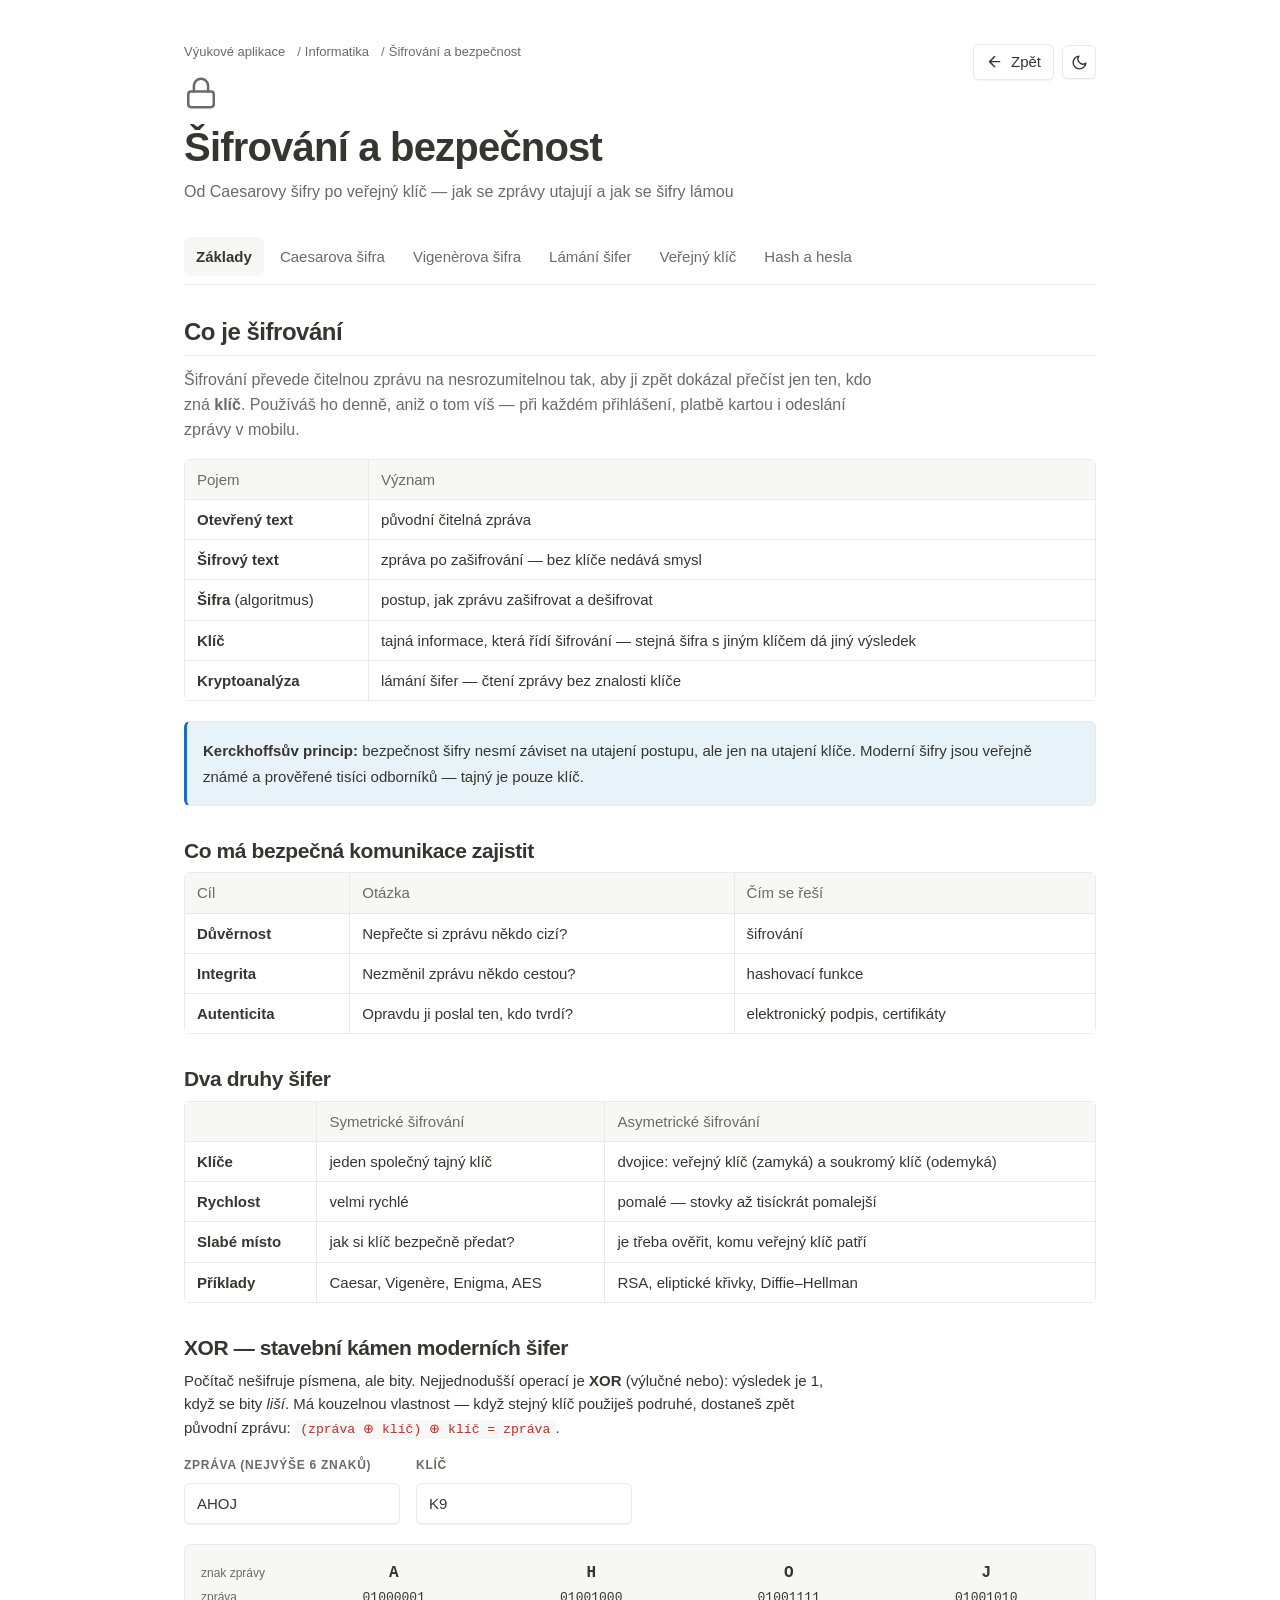
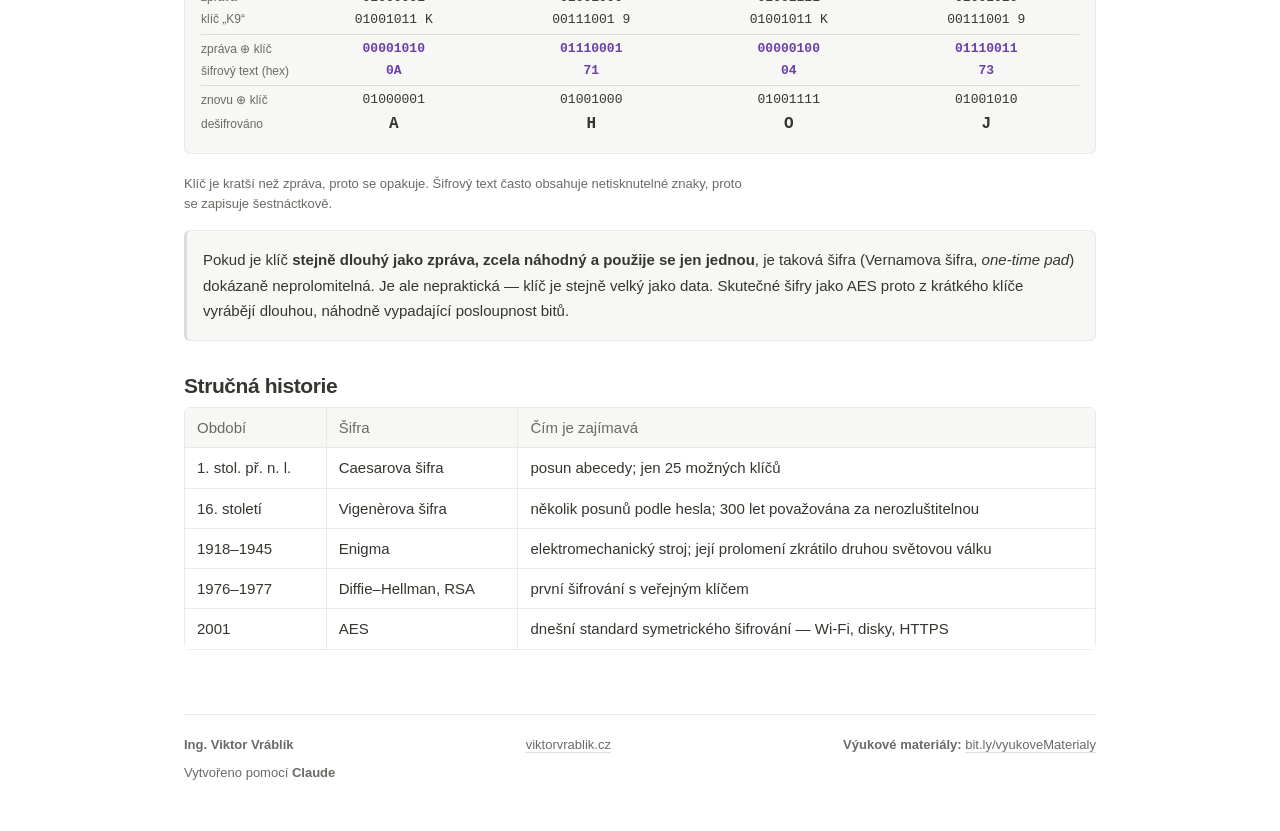
<file: informatika/sifrovani.html>
<!DOCTYPE html>
<html lang="cs">
<head>
    <meta charset="UTF-8">
    <meta name="viewport" content="width=device-width, initial-scale=1">
    <title>Šifrování a bezpečnost | Výukové aplikace</title>
    <meta name="description" content="Základy kryptografie: operace XOR, Caesarova a Vigenèrova šifra, frekvenční analýza, výměna klíče Diffie–Hellman, RSA na malých číslech, hashovací funkce a síla hesla. S interaktivními ukázkami.">
    <meta name="author" content="Ing. Viktor Vráblík">
    <meta name="color-scheme" content="light dark">
    <meta name="theme-color" content="#ffffff">
    <link rel="icon" href="../assets/favicon.svg" type="image/svg+xml">
    <meta property="og:type" content="article">
    <meta property="og:locale" content="cs_CZ">
    <meta property="og:title" content="Šifrování a bezpečnost">
    <meta property="og:description" content="Základy kryptografie: operace XOR, Caesarova a Vigenèrova šifra, frekvenční analýza, výměna klíče Diffie–Hellman, RSA na malých číslech, hashovací funkce a síla hesla. S interaktivními ukázkami.">
    <link rel="stylesheet" href="../assets/style.css">
    <script>
        // Nastaví motiv ještě před vykreslením, aby stránka neproblikla.
        (function () {
            try {
                var t = localStorage.getItem('va-theme');
                if (t !== 'light' && t !== 'dark') {
                    t = window.matchMedia('(prefers-color-scheme: dark)').matches ? 'dark' : 'light';
                }
                document.documentElement.setAttribute('data-theme', t);
            } catch (e) {}
        })();
    </script>
    <style>
        /* ==================================================================
           Specifika stránky Šifrování a bezpečnost
           ================================================================== */

        .lead { font-size: var(--fs-md); color: var(--text-muted); max-width: 70ch; }
        .tab-content > p, .tab-content li { max-width: 78ch; }
        .mono { font-family: var(--font-mono); }
        .nowrap { white-space: nowrap; }
        .center { text-align: center; }
        .mt-4 { margin-top: var(--space-4); }
        .mt-6 { margin-top: var(--space-6); }
        .mb-0 { margin-bottom: 0 !important; }
        .ok   { color: var(--c-green); font-weight: 600; }
        .bad  { color: var(--c-red);   font-weight: 600; }
        .warn { color: var(--c-orange); font-weight: 600; }

        /* Výpis binárních / hexadecimálních dat */
        .code-box {
            padding: var(--space-4);
            margin-bottom: var(--space-5);
            font-family: var(--font-mono);
            font-size: var(--fs-sm);
            line-height: var(--lh-relaxed);
            color: var(--text);
            background: var(--surface-sunken);
            border: 1px solid var(--border);
            border-radius: var(--radius-md);
            overflow-wrap: anywhere;
        }
        .code-box--pre { white-space: pre; overflow-x: auto; overflow-wrap: normal; }

        .field { margin-bottom: var(--space-5); }
        .field--inline { display: flex; flex-wrap: wrap; align-items: flex-end; gap: var(--space-4); margin-bottom: var(--space-5); }
        .field--inline > div { min-width: 0; }
        .field--inline input[type="number"] { width: 9rem; }
        .field--inline input[type="text"] { min-width: 12rem; }
        .grow { flex: 1 1 220px; }

        /* Dvousloupcové rozložení, na mobilu pod sebou */
        .two-col {
            display: grid;
            grid-template-columns: repeat(auto-fit, minmax(min(100%, 300px), 1fr));
            gap: var(--space-5);
            align-items: start;
            margin-bottom: var(--space-5);
        }

        /* Segmentový přepínač (volba režimu) */
        .seg {
            display: inline-flex;
            flex-wrap: wrap;
            gap: 2px;
            padding: 2px;
            background: var(--surface-sunken);
            border: 1px solid var(--border);
            border-radius: var(--radius-md);
        }
        .seg button {
            min-height: 30px;
            padding: var(--space-1) var(--space-3);
            font: inherit;
            font-size: var(--fs-sm);
            font-weight: 500;
            color: var(--text-muted);
            background: transparent;
            border: 0;
            border-radius: var(--radius-sm);
            cursor: pointer;
        }
        .seg button:hover { color: var(--text); background: var(--hover-bg); }
        .seg button[aria-pressed="true"] {
            color: var(--text);
            font-weight: 600;
            background: var(--surface);
            box-shadow: var(--shadow-sm);
        }

        /* Přehledové hodnoty */
        .stat-grid {
            display: grid;
            grid-template-columns: repeat(auto-fill, minmax(170px, 1fr));
            gap: var(--space-3);
            margin-bottom: var(--space-5);
        }
        .stat {
            padding: var(--space-3) var(--space-4);
            background: var(--surface-sunken);
            border: 1px solid var(--border);
            border-radius: var(--radius-md);
            min-width: 0;
        }
        .stat__label { display: block; font-size: var(--fs-xs); color: var(--text-muted); margin-bottom: 2px; }
        .stat__value { display: block; font-family: var(--font-mono); font-size: var(--fs-md); font-weight: 600; overflow-wrap: anywhere; }
        .stat__value small { font-size: var(--fs-sm); font-weight: 500; color: var(--text-muted); }

        /* Vzorec / postup výpočtu */
        .formula {
            padding: var(--space-3) var(--space-4);
            margin-bottom: var(--space-5);
            font-family: var(--font-mono);
            font-size: var(--fs-sm);
            line-height: var(--lh-relaxed);
            background: var(--surface-sunken);
            border: 1px solid var(--border);
            border-left: 3px solid var(--c-purple);
            border-radius: var(--radius-md);
            overflow-x: auto;
        }
        .formula b { color: var(--text); }

        /* ---------- Bity ---------- */
        .bits {
            display: flex;
            flex-wrap: wrap;
            gap: var(--space-2) var(--space-2);
            margin-bottom: var(--space-4);
        }
        .bits__group { display: flex; gap: 2px; }
        .bit {
            display: inline-flex;
            flex-direction: column;
            align-items: center;
            justify-content: center;
            min-width: 24px;
            height: 36px;
            padding: 0 2px;
            font-family: var(--font-mono);
            font-size: var(--fs-base);
            font-weight: 600;
            color: var(--text-muted);
            background: var(--surface);
            border: 1px solid var(--border-strong);
            border-radius: var(--radius-sm);
            cursor: pointer;
            user-select: none;
            transition: background var(--dur-fast) var(--ease);
        }
        .bit:hover { border-color: var(--accent); }
        .bit[aria-pressed="true"] { color: var(--text); background: var(--c-blue-bg); border-color: var(--c-blue); }
        .bit__w { font-size: 9px; font-weight: 500; color: var(--text-faint); line-height: 1; margin-top: 1px; }
        .bit--s { box-shadow: inset 0 -3px 0 var(--c-red); }
        .bit--e { box-shadow: inset 0 -3px 0 var(--c-green); }
        .bit--m { box-shadow: inset 0 -3px 0 var(--c-blue); }
        .bit--p { box-shadow: inset 0 -3px 0 var(--c-orange); }
        .bit--err { background: var(--c-red-bg) !important; border-color: var(--c-red) !important; color: var(--c-red) !important; }
        .bit--static { cursor: default; }
        .bit--static:hover { border-color: var(--border-strong); }

        .bit-sign { color: var(--c-red); font-weight: 700; }
        .bit-exp  { color: var(--c-green); font-weight: 700; }
        .bit-mant { color: var(--c-blue); font-weight: 700; }
        .u8-prefix { color: var(--c-orange); font-weight: 700; }
        .u8-payload { color: var(--text); }

        /* ---------- Paměťový pás (datové typy) ---------- */
        .mem-strip { display: flex; flex-wrap: wrap; gap: 2px; margin-bottom: var(--space-3); font-family: var(--font-mono); font-size: var(--fs-sm); }
        .mem-byte {
            display: inline-flex; align-items: center; justify-content: center;
            width: 30px; height: 30px;
            border-radius: var(--radius-sm);
            border: 1px solid var(--border);
        }
        .rg0 { background: var(--c-blue-bg);   border-color: var(--c-blue)   !important; }
        .rg1 { background: var(--c-orange-bg); border-color: var(--c-orange) !important; }
        .rg2 { background: var(--c-green-bg);  border-color: var(--c-green)  !important; }
        .rg3 { background: var(--c-purple-bg); border-color: var(--c-purple) !important; }
        .rg4 { background: var(--c-pink-bg);   border-color: var(--c-pink)   !important; }
        .rg5 { background: var(--c-yellow-bg); border-color: var(--c-yellow) !important; }
        .rg6 { background: var(--c-red-bg);    border-color: var(--c-red)    !important; }
        .rg7 { background: var(--c-brown-bg);  border-color: var(--c-brown)  !important; }
        .legend__swatch[class*="rg"] { border: 1px solid; }

        .controls-box {
            display: grid;
            grid-template-columns: repeat(auto-fit, minmax(min(100%, 220px), 1fr));
            gap: var(--space-4);
            padding: var(--space-4);
            margin-bottom: var(--space-5);
            background: var(--surface-sunken);
            border: 1px solid var(--border);
            border-radius: var(--radius-md);
        }
        .controls-box .label { text-transform: none; letter-spacing: 0; font-size: var(--fs-sm); font-weight: 500; }
        .controls-box .label output, .controls-box .label span { color: var(--text); font-weight: 600; }

        /* ---------- XOR ---------- */
        .xor-grid { display: grid; grid-template-columns: auto repeat(var(--n, 4), minmax(76px, 1fr)); gap: 2px var(--space-3); align-items: center; font-family: var(--font-mono); font-size: var(--fs-sm); min-width: max-content; }
        .xor-grid .rl { font-family: var(--font-sans); color: var(--text-muted); font-size: var(--fs-xs); white-space: nowrap; }
        .xor-grid .ch { font-size: var(--fs-md); font-weight: 700; text-align: center; }
        .xor-grid .c { text-align: center; }
        .xor-grid .res { font-weight: 700; color: var(--c-purple); }
        .xor-grid .sep { grid-column: 1 / -1; border-top: 1px solid var(--border-strong); margin: 2px 0; }
        .scroll-x { overflow-x: auto; margin-bottom: var(--space-5); padding: var(--space-4); background: var(--surface-sunken); border: 1px solid var(--border); border-radius: var(--radius-md); }

        /* ---------- Abeceda ---------- */
        .alpha { display: grid; grid-template-columns: auto repeat(26, minmax(22px, 1fr)); gap: 2px; font-family: var(--font-mono); font-size: var(--fs-sm); min-width: 640px; }
        .alpha .rl { font-family: var(--font-sans); font-size: var(--fs-xs); color: var(--text-muted); padding-right: var(--space-2); align-self: center; white-space: nowrap; }
        .alpha span.l { display: flex; align-items: center; justify-content: center; height: 28px; border-radius: var(--radius-sm); border: 1px solid var(--border); background: var(--surface); }
        .alpha span.l.out { background: var(--c-blue-bg); border-color: var(--c-blue); font-weight: 700; }
        .alpha span.l.hl { outline: 2px solid var(--c-orange); outline-offset: -1px; }
        .big-out { font-family: var(--font-mono); font-size: var(--fs-md); letter-spacing: 0.04em; }

        .vig-table td, .vig-table th { text-align: center !important; font-family: var(--font-mono); padding: var(--space-1) var(--space-2) !important; min-width: 30px; }
        .vig-table th { font-family: var(--font-sans); text-align: left !important; }
        .vig-table tr.res td { font-weight: 700; background: var(--c-blue-bg); }

        /* ---------- Frekvence ---------- */
        .freq { display: grid; grid-template-columns: repeat(26, minmax(16px, 1fr)); gap: 3px; align-items: end; height: 190px; min-width: 560px; padding-top: var(--space-2); }
        .freq .col { display: flex; flex-direction: column; justify-content: flex-end; align-items: center; height: 100%; gap: 2px; }
        .freq .pair { display: flex; align-items: flex-end; gap: 1px; flex: 1; width: 100%; }
        .freq .bar { flex: 1; min-height: 1px; border-radius: 2px 2px 0 0; }
        .freq .bar.obs { background: var(--c-blue); }
        .freq .bar.exp { background: var(--border-strong); }
        .freq .lt { font-family: var(--font-mono); font-size: var(--fs-xs); color: var(--text-muted); }
        .freq .col.top .lt { color: var(--c-blue); font-weight: 700; }
        .brute { max-height: 340px; overflow-y: auto; }
        .brute td { font-family: var(--font-mono); font-size: var(--fs-sm); }
        .brute tr.best td { background: var(--c-green-bg); font-weight: 600; }

        /* ---------- Výměna klíče ---------- */
        .parties { display: grid; grid-template-columns: repeat(auto-fit, minmax(min(100%, 230px), 1fr)); gap: var(--space-4); margin-bottom: var(--space-5); }
        .party { padding: var(--space-4); border: 1px solid var(--border); border-radius: var(--radius-lg); background: var(--surface); }
        .party h4 { margin-top: 0; }
        .party--eve { background: var(--surface-sunken); border-style: dashed; }
        .party .label { text-transform: none; letter-spacing: 0; font-size: var(--fs-sm); font-weight: 500; }
        .party .formula { margin-bottom: var(--space-3); }
        .secret { color: var(--c-red); font-weight: 700; }
        .public { color: var(--c-green); font-weight: 700; }

        /* ---------- Hash ---------- */
        .hash-out { font-family: var(--font-mono); font-size: var(--fs-sm); overflow-wrap: anywhere; line-height: 1.8; }
        .hash-out .d { background: var(--c-yellow-bg); color: var(--c-orange); font-weight: 700; border-radius: 2px; }
        .meter { height: 10px; border-radius: var(--radius-full); background: var(--surface-sunken); border: 1px solid var(--border); overflow: hidden; margin-bottom: var(--space-3); }
        .meter > span { display: block; height: 100%; width: 0; transition: width var(--dur-base) var(--ease), background var(--dur-base) var(--ease); }
    </style>
</head>
<body>

<a class="skip-link" href="#obsah">Přeskočit na obsah</a>

<div class="page">

    <header class="site-header">
        <div class="site-header__text">
            <nav class="breadcrumb" aria-label="Drobečková navigace">
                <a href="../index.html">Výukové aplikace</a>
                <span class="breadcrumb__sep" aria-hidden="true">/</span>
                <a href="../index.html#filtry" data-cat="inf">Informatika</a>
                <span class="breadcrumb__sep" aria-hidden="true">/</span>
                <span class="breadcrumb__current" aria-current="page">Šifrování a bezpečnost</span>
            </nav>
            <svg class="page-icon" viewBox="0 0 24 24" fill="none" stroke="currentColor" stroke-width="2" stroke-linecap="round" stroke-linejoin="round" aria-hidden="true"><rect x="3" y="11" width="18" height="11" rx="2" ry="2"></rect><path d="M7 11V7a5 5 0 0 1 10 0v4"></path></svg>
            <h1>Šifrování a bezpečnost</h1>
            <p class="subtitle">Od Caesarovy šifry po veřejný klíč — jak se zprávy utajují a jak se šifry lámou</p>
        </div>
        <div class="site-header__actions">
            <a class="btn" href="../index.html">
                <svg class="icon" viewBox="0 0 24 24" fill="none" stroke="currentColor" stroke-width="2" stroke-linecap="round" stroke-linejoin="round" aria-hidden="true"><line x1="19" y1="12" x2="5" y2="12"></line><polyline points="12 19 5 12 12 5"></polyline></svg>
                Zpět
            </a>
            <button class="btn btn--icon theme-toggle" type="button" aria-pressed="false" title="Přepnout na tmavý režim">
                <span class="visually-hidden">Přepnout světlý a tmavý režim</span>
                <svg class="icon icon-moon" viewBox="0 0 24 24" fill="none" stroke="currentColor" stroke-width="2" stroke-linecap="round" stroke-linejoin="round" aria-hidden="true"><path d="M21 12.79A9 9 0 1 1 11.21 3 7 7 0 0 0 21 12.79z"></path></svg>
                <svg class="icon icon-sun" viewBox="0 0 24 24" fill="none" stroke="currentColor" stroke-width="2" stroke-linecap="round" stroke-linejoin="round" aria-hidden="true"><circle cx="12" cy="12" r="5"></circle><line x1="12" y1="1" x2="12" y2="3"></line><line x1="12" y1="21" x2="12" y2="23"></line><line x1="4.22" y1="4.22" x2="5.64" y2="5.64"></line><line x1="18.36" y1="18.36" x2="19.78" y2="19.78"></line><line x1="1" y1="12" x2="3" y2="12"></line><line x1="21" y1="12" x2="23" y2="12"></line><line x1="4.22" y1="19.78" x2="5.64" y2="18.36"></line><line x1="18.36" y1="5.64" x2="19.78" y2="4.22"></line></svg>
            </button>
        </div>
    </header>

<main id="obsah" tabindex="-1">

    <div class="tabs" role="tablist" aria-label="Kapitoly">
        <button class="tab active" type="button" role="tab" id="t-zaklady" aria-controls="zaklady" aria-selected="true" tabindex="0">Základy</button>
        <button class="tab" type="button" role="tab" id="t-caesar" aria-controls="caesar" aria-selected="false" tabindex="-1">Caesarova šifra</button>
        <button class="tab" type="button" role="tab" id="t-vigenere" aria-controls="vigenere" aria-selected="false" tabindex="-1">Vigenèrova šifra</button>
        <button class="tab" type="button" role="tab" id="t-lamani" aria-controls="lamani" aria-selected="false" tabindex="-1">Lámání šifer</button>
        <button class="tab" type="button" role="tab" id="t-verejny-klic" aria-controls="verejny-klic" aria-selected="false" tabindex="-1">Veřejný klíč</button>
        <button class="tab" type="button" role="tab" id="t-hash" aria-controls="hash" aria-selected="false" tabindex="-1">Hash a hesla</button>
    </div>

    <!-- ================================================================
         1. ZÁKLADY
         ================================================================ -->
    <section id="zaklady" class="tab-content active" role="tabpanel" aria-labelledby="t-zaklady">
        <h2>Co je šifrování</h2>
        <p class="lead">Šifrování převede čitelnou zprávu na nesrozumitelnou tak, aby ji zpět dokázal přečíst jen ten, kdo zná <strong>klíč</strong>. Používáš ho denně, aniž o tom víš — při každém přihlášení, platbě kartou i odeslání zprávy v mobilu.</p>

        <div class="table-wrap">
            <table class="notion-table">
                <thead><tr><th>Pojem</th><th>Význam</th></tr></thead>
                <tbody>
                <tr><td><strong>Otevřený text</strong></td><td>původní čitelná zpráva</td></tr>
                <tr><td><strong>Šifrový text</strong></td><td>zpráva po zašifrování — bez klíče nedává smysl</td></tr>
                <tr><td><strong>Šifra</strong> (algoritmus)</td><td>postup, jak zprávu zašifrovat a dešifrovat</td></tr>
                <tr><td><strong>Klíč</strong></td><td>tajná informace, která řídí šifrování — stejná šifra s jiným klíčem dá jiný výsledek</td></tr>
                <tr><td><strong>Kryptoanalýza</strong></td><td>lámání šifer — čtení zprávy bez znalosti klíče</td></tr>
                </tbody>
            </table>
        </div>
        <div class="callout callout--info">
            <strong>Kerckhoffsův princip:</strong> bezpečnost šifry nesmí záviset na utajení postupu, ale jen na utajení klíče. Moderní šifry jsou veřejně známé a prověřené tisíci odborníků — tajný je pouze klíč.
        </div>

        <h3>Co má bezpečná komunikace zajistit</h3>
        <div class="table-wrap">
            <table class="notion-table">
                <thead><tr><th>Cíl</th><th>Otázka</th><th>Čím se řeší</th></tr></thead>
                <tbody>
                <tr><td><strong>Důvěrnost</strong></td><td>Nepřečte si zprávu někdo cizí?</td><td>šifrování</td></tr>
                <tr><td><strong>Integrita</strong></td><td>Nezměnil zprávu někdo cestou?</td><td>hashovací funkce</td></tr>
                <tr><td><strong>Autenticita</strong></td><td>Opravdu ji poslal ten, kdo tvrdí?</td><td>elektronický podpis, certifikáty</td></tr>
                </tbody>
            </table>
        </div>

        <h3>Dva druhy šifer</h3>
        <div class="table-wrap">
            <table class="notion-table">
                <thead><tr><th></th><th>Symetrické šifrování</th><th>Asymetrické šifrování</th></tr></thead>
                <tbody>
                <tr><td><strong>Klíče</strong></td><td>jeden společný tajný klíč</td><td>dvojice: veřejný klíč (zamyká) a soukromý klíč (odemyká)</td></tr>
                <tr><td><strong>Rychlost</strong></td><td>velmi rychlé</td><td>pomalé — stovky až tisíckrát pomalejší</td></tr>
                <tr><td><strong>Slabé místo</strong></td><td>jak si klíč bezpečně předat?</td><td>je třeba ověřit, komu veřejný klíč patří</td></tr>
                <tr><td><strong>Příklady</strong></td><td>Caesar, Vigenère, Enigma, AES</td><td>RSA, eliptické křivky, Diffie–Hellman</td></tr>
                </tbody>
            </table>
        </div>

        <h3>XOR — stavební kámen moderních šifer</h3>
        <p>Počítač nešifruje písmena, ale bity. Nejjednodušší operací je <strong>XOR</strong> (výlučné nebo): výsledek je 1, když se bity <em>liší</em>. Má kouzelnou vlastnost — když stejný klíč použiješ podruhé, dostaneš zpět původní zprávu: <code>(zpráva ⊕ klíč) ⊕ klíč = zpráva</code>.</p>
        <div class="field--inline">
            <div><label class="label" for="xorMsg">Zpráva (nejvýše 6 znaků)</label><input type="text" id="xorMsg" value="AHOJ" maxlength="6" autocomplete="off" spellcheck="false"></div>
            <div><label class="label" for="xorKey">Klíč</label><input type="text" id="xorKey" value="K9" maxlength="6" autocomplete="off" spellcheck="false"></div>
        </div>
        <div class="scroll-x"><div class="xor-grid" id="xorGrid" aria-live="polite"></div></div>
        <p class="muted text-sm" id="xorNote"></p>
        <div class="callout callout--neutral">
            Pokud je klíč <strong>stejně dlouhý jako zpráva, zcela náhodný a použije se jen jednou</strong>, je taková šifra (Vernamova šifra, <em>one-time pad</em>) dokázaně neprolomitelná. Je ale nepraktická — klíč je stejně velký jako data. Skutečné šifry jako AES proto z krátkého klíče vyrábějí dlouhou, náhodně vypadající posloupnost bitů.
        </div>

        <h3>Stručná historie</h3>
        <div class="table-wrap">
            <table class="notion-table">
                <thead><tr><th>Období</th><th>Šifra</th><th>Čím je zajímavá</th></tr></thead>
                <tbody>
                <tr><td>1. stol. př. n. l.</td><td>Caesarova šifra</td><td>posun abecedy; jen 25 možných klíčů</td></tr>
                <tr><td>16. století</td><td>Vigenèrova šifra</td><td>několik posunů podle hesla; 300 let považována za nerozluštitelnou</td></tr>
                <tr><td>1918–1945</td><td>Enigma</td><td>elektromechanický stroj; její prolomení zkrátilo druhou světovou válku</td></tr>
                <tr><td>1976–1977</td><td>Diffie–Hellman, RSA</td><td>první šifrování s veřejným klíčem</td></tr>
                <tr><td>2001</td><td>AES</td><td>dnešní standard symetrického šifrování — Wi-Fi, disky, HTTPS</td></tr>
                </tbody>
            </table>
        </div>
    </section>

    <!-- ================================================================
         2. CAESAR
         ================================================================ -->
    <section id="caesar" class="tab-content" role="tabpanel" aria-labelledby="t-caesar" hidden>
        <h2>Caesarova šifra</h2>
        <p class="lead">Julius Caesar prý psal svým generálům tak, že každé písmeno nahradil písmenem o tři místa dál v abecedě. Z <code>A</code> se stane <code>D</code>, z <code>B</code> <code>E</code> — a na konci abecedy se pokračuje znovu od začátku.</p>

        <div class="formula">šifrování: &nbsp;&nbsp;c = (p + k) mod 26<br>dešifrování: p = (c − k) mod 26<br><span class="muted">p, c … pořadí písmene (A = 0, B = 1, … Z = 25), k … klíč (posun)</span></div>

        <div class="field">
            <label class="label" for="cText">Text</label>
            <input type="text" id="cText" value="Přijď zítra v osm ke škole" autocomplete="off" spellcheck="false">
        </div>
        <div class="field--inline">
            <div>
                <span class="label">Směr</span>
                <div class="seg" id="cMode" role="group" aria-label="Směr">
                    <button type="button" data-v="enc" aria-pressed="true">šifrovat</button>
                    <button type="button" data-v="dec" aria-pressed="false">dešifrovat</button>
                </div>
            </div>
            <div class="grow">
                <label class="label" for="cShift" style="text-transform:none;letter-spacing:0">Klíč (posun): <output id="cShiftV" class="mono">3</output></label>
                <input type="range" id="cShift" min="0" max="25" value="3">
            </div>
            <div class="seg" id="cPresets" role="group" aria-label="Známé posuny">
                <button type="button" data-k="3">Caesar (3)</button>
                <button type="button" data-k="13">ROT13</button>
            </div>
        </div>
        <div class="scroll-x"><div class="alpha" id="cAlpha"></div></div>
        <span class="label">Výsledek</span>
        <div class="code-box big-out" id="cOut" aria-live="polite"></div>
        <p class="muted text-sm">Text se nejdřív převede na velká písmena bez diakritiky (Ř → R, Š → S). Mezery a interpunkce zůstávají. Najeď na písmeno v abecedě a uvidíš jeho protějšek.</p>

        <div class="callout callout--warn">
            <strong>Slabina:</strong> existuje jen 25 různých klíčů. Stačí je všechny vyzkoušet — to je <em>útok hrubou silou</em>. Podívej se na záložku <a href="#lamani" data-tab>Lámání šifer</a>.
            Posun 13 (ROT13) se dodnes používá na skrytí vyzrazení děje nebo vtipů; je zajímavý tím, že šifrování a dešifrování je tatáž operace.
        </div>
    </section>

    <!-- ================================================================
         3. VIGENÈRE
         ================================================================ -->
    <section id="vigenere" class="tab-content" role="tabpanel" aria-labelledby="t-vigenere" hidden>
        <h2>Vigenèrova šifra</h2>
        <p class="lead">Caesarova šifra posouvá všechna písmena stejně. Vigenèrova šifra používá <strong>heslo</strong>: každé písmeno hesla určuje jiný posun (A = 0, B = 1, … Z = 25). Heslo se opakuje, dokud nepokryje celou zprávu.</p>

        <div class="field--inline">
            <div class="grow"><label class="label" for="vText">Text</label><input type="text" id="vText" value="Sejdeme se u kašny" autocomplete="off" spellcheck="false"></div>
            <div><label class="label" for="vKey">Heslo</label><input type="text" id="vKey" value="MATURITA" autocomplete="off" spellcheck="false"></div>
            <div>
                <span class="label">Směr</span>
                <div class="seg" id="vMode" role="group" aria-label="Směr">
                    <button type="button" data-v="enc" aria-pressed="true">šifrovat</button>
                    <button type="button" data-v="dec" aria-pressed="false">dešifrovat</button>
                </div>
            </div>
        </div>
        <div class="table-wrap"><table class="notion-table vig-table" id="vTable"></table></div>
        <span class="label">Výsledek</span>
        <div class="code-box big-out" id="vOut" aria-live="polite"></div>
        <p class="muted text-sm" id="vNote"></p>

        <h3>Proč je lepší než Caesar</h3>
        <p>Stejné písmeno zprávy se pokaždé zašifruje jinak — podle toho, pod které písmeno hesla zrovna padne. Tím se „rozmaže“ četnost písmen a jednoduchá frekvenční analýza přestane fungovat.</p>
        <div class="stat-grid" id="vStats"></div>
        <div class="callout callout--warn">
            <strong>Slabina:</strong> heslo se opakuje. Kdo uhodne jeho délku (například podle opakujících se skupin písmen v šifrovém textu), rozdělí zprávu na několik obyčejných Caesarových šifer a každou rozluští zvlášť. Čím kratší heslo a delší zpráva, tím snazší to je.
        </div>
    </section>

    <!-- ================================================================
         4. LÁMÁNÍ ŠIFER
         ================================================================ -->
    <section id="lamani" class="tab-content" role="tabpanel" aria-labelledby="t-lamani" hidden>
        <h2>Lámání šifer</h2>
        <p class="lead">Kryptoanalytik nezná klíč, a přesto chce zprávu přečíst. Má dvě základní zbraně: vyzkoušet všechny klíče, nebo využít toho, že jazyk není náhodný.</p>

        <div class="field">
            <label class="label" for="brText">Zachycený šifrový text (Caesarova šifra)</label>
            <textarea id="brText" rows="4" spellcheck="false" class="mono"></textarea>
        </div>
        <div class="row" style="margin-bottom:var(--space-5)">
            <button class="btn" type="button" id="brSample">Nová ukázková zpráva</button>
            <button class="btn" type="button" id="brShort">Krátká zpráva</button>
        </div>

        <h3>1. Frekvenční analýza</h3>
        <p>V každém jazyce se některá písmena vyskytují častěji. V češtině (bez diakritiky) vedou <strong>E, O, A, I</strong>; naopak Q, W a X téměř nepotkáš. Posun abecedy tento „otisk“ jazyka nezničí — jen ho posune. Stačí najít, o kolik.</p>
        <div class="legend">
            <span class="legend__item"><span class="legend__swatch" style="background:var(--c-blue)"></span>četnost v šifrovém textu po zkusmém posunu zpět</span>
            <span class="legend__item"><span class="legend__swatch" style="background:var(--border-strong)"></span>obvyklá četnost v češtině</span>
        </div>
        <div class="controls-box" style="grid-template-columns:1fr">
            <div>
                <label class="label" for="brShift">Zkusit posun zpět o: <output id="brShiftV" class="mono">0</output> — hýbej jezdcem, dokud modré sloupce nesednou na šedé</label>
                <input type="range" id="brShift" min="0" max="25" value="0">
            </div>
        </div>
        <div class="scroll-x" style="background:var(--surface)"><div class="freq" id="brFreq" role="img" aria-label="Sloupcový graf četnosti písmen"></div></div>
        <span class="label">Text po tomto posunu</span>
        <div class="code-box" id="brPreview" aria-live="polite"></div>
        <div id="brMsg" aria-live="polite"></div>

        <h3>2. Útok hrubou silou</h3>
        <p>Klíčů je jen 26, počítač je vyzkouší okamžitě. Aby nemusel výsledky číst člověk, spočítá se u každého, jak moc se četnost písmen podobá češtině (čím menší odchylka, tím lépe).</p>
        <div class="table-wrap brute"><table class="notion-table" id="brTable"></table></div>

        <div class="callout callout--info">
            <strong>Proč to u moderních šifer nejde:</strong> AES s 256bitovým klíčem má 2²⁵⁶ ≈ 10⁷⁷ možných klíčů. I kdyby všechny počítače světa zkoušely klíče od vzniku vesmíru, neprošly by ani nepatrný zlomek. A dobrá šifra dává výstup, který vypadá zcela náhodně — žádný „otisk“ jazyka v něm nezůstane.
        </div>
    </section>

    <!-- ================================================================
         5. VEŘEJNÝ KLÍČ
         ================================================================ -->
    <section id="verejny-klic" class="tab-content" role="tabpanel" aria-labelledby="t-verejny-klic" hidden>
        <h2>Šifrování s veřejným klíčem</h2>
        <p class="lead">Symetrické šifry mají háček: obě strany musí znát stejný tajný klíč. Jak si ho ale předat přes internet, kde může kdokoli poslouchat? Až v 70. letech 20. století se našlo řešení — a stojí na něm celý dnešní web.</p>

        <h3>Výměna klíče Diffie–Hellman</h3>
        <p>Alice a Bob si chtějí domluvit společné tajné číslo, přestože Eva slyší vše, co si pošlou. Veřejně se dohodnou na prvočísle <span class="mono public">p</span> a základu <span class="mono public">g</span>. Každý si zvolí <span class="secret">tajné číslo</span>, které nikomu neřekne.</p>
        <div class="field--inline">
            <div>
                <label class="label" for="dhP">Veřejné parametry</label>
                <select id="dhP">
                    <option value="23,5">p = 23, g = 5</option>
                    <option value="47,5">p = 47, g = 5</option>
                    <option value="97,5">p = 97, g = 5</option>
                    <option value="251,6">p = 251, g = 6</option>
                </select>
            </div>
        </div>
        <div class="parties">
            <div class="party">
                <h4>Alice</h4>
                <label class="label" for="dhA">tajné číslo <span class="secret">a = <output id="dhAv">6</output></span></label>
                <input type="range" id="dhA" min="2" max="21" value="6">
                <div class="formula" id="dhAlice"></div>
            </div>
            <div class="party party--eve">
                <h4>Eva (odposlouchává)</h4>
                <p class="text-sm muted">Vidí jen to, co letí veřejným kanálem:</p>
                <div class="formula" id="dhEve"></div>
            </div>
            <div class="party">
                <h4>Bob</h4>
                <label class="label" for="dhB">tajné číslo <span class="secret">b = <output id="dhBv">15</output></span></label>
                <input type="range" id="dhB" min="2" max="21" value="15">
                <div class="formula" id="dhBob"></div>
            </div>
        </div>
        <div id="dhMsg" aria-live="polite"></div>
        <p>Umocnit a spočítat zbytek je snadné. Opačný směr — z výsledku zjistit exponent (<em>diskrétní logaritmus</em>) — je pro velká čísla prakticky nemožný. Takovým operacím se říká <strong>jednosměrné funkce</strong>. Ve skutečnosti má <span class="mono">p</span> přes 600 číslic.</p>

        <h3>RSA — šifrování veřejným klíčem</h3>
        <p>Každý má dva klíče. <strong>Veřejný</strong> může dát komukoli — funguje jako otevřený visací zámek. <strong>Soukromý</strong> si nechá jen pro sebe — je to klíč od toho zámku. Kdokoli ti může zprávu „zamknout“, ale odemkneš ji jen ty.</p>
        <div class="controls-box">
            <div><label class="label" for="rsaP">prvočíslo p</label><select id="rsaP"></select></div>
            <div><label class="label" for="rsaQ">prvočíslo q</label><select id="rsaQ"></select></div>
            <div><label class="label" for="rsaE">veřejný exponent e</label><select id="rsaE"></select></div>
        </div>
        <span class="label">1. Výroba klíčů</span>
        <div class="formula" id="rsaKeys"></div>
        <div class="field--inline">
            <div>
                <label class="label" for="rsaM">2. Zpráva — jeden znak nebo číslo</label>
                <input type="text" id="rsaM" value="A" maxlength="5" autocomplete="off" spellcheck="false" style="width:9rem">
            </div>
        </div>
        <div class="two-col">
            <div><span class="label">Odesílatel šifruje veřejným klíčem</span><div class="formula mb-0" id="rsaEnc"></div></div>
            <div><span class="label">Příjemce dešifruje soukromým klíčem</span><div class="formula mb-0" id="rsaDec"></div></div>
        </div>
        <div class="callout callout--warn">
            <strong>Na čem stojí bezpečnost:</strong> vynásobit dvě prvočísla je snadné, ale rozložit výsledek zpět na prvočísla je u velkých čísel nesmírně těžké. Tady má <span class="mono">n</span> pár číslic a rozložíš ho z hlavy; skutečné RSA používá <span class="mono">n</span> o 2048 bitech (přes 600 číslic).
        </div>

        <h3>Jak to funguje v praxi: HTTPS</h3>
        <ol>
            <li>Prohlížeč a server si pomocí <strong>asymetrické</strong> kryptografie bezpečně dohodnou společný klíč (dnes nejčastěji variantou Diffie–Hellman).</li>
            <li>Server se prokáže <strong>certifikátem</strong> — potvrzením od důvěryhodné autority, že veřejný klíč opravdu patří dané doméně.</li>
            <li>Samotná data se pak šifrují rychlou <strong>symetrickou</strong> šifrou AES s dohodnutým klíčem.</li>
        </ol>
        <p>Opačné použití klíčů dává <strong>elektronický podpis</strong>: autor „zamkne“ otisk dokumentu svým soukromým klíčem a kdokoli si veřejným klíčem ověří, že podpis vytvořil právě on a dokument se nezměnil.</p>
    </section>

    <!-- ================================================================
         6. HASH A HESLA
         ================================================================ -->
    <section id="hash" class="tab-content" role="tabpanel" aria-labelledby="t-hash" hidden>
        <h2>Hashovací funkce</h2>
        <p class="lead">Hash je „otisk prstu“ dat. Hashovací funkce vezme libovolně dlouhý vstup — heslo, fotku i celý film — a vyrobí z něj krátký otisk pevné délky. Na rozdíl od šifrování <strong>nejde vrátit zpět</strong>: neexistuje žádný klíč.</p>

        <div class="table-wrap">
            <table class="notion-table">
                <thead><tr><th>Vlastnost</th><th>Co znamená</th></tr></thead>
                <tbody>
                <tr><td><strong>Pevná délka</strong></td><td>SHA-256 vždy vrátí 256 bitů (64 hex číslic), ať je vstup jakkoli dlouhý</td></tr>
                <tr><td><strong>Jednosměrnost</strong></td><td>z otisku nejde zjistit původní vstup</td></tr>
                <tr><td><strong>Lavinový efekt</strong></td><td>změna jediného znaku změní zhruba polovinu bitů otisku</td></tr>
                <tr><td><strong>Odolnost proti kolizím</strong></td><td>je prakticky nemožné najít dva různé vstupy se stejným otiskem</td></tr>
                </tbody>
            </table>
        </div>

        <h3>Vyzkoušej si SHA-256</h3>
        <p>Změň ve druhém textu jediné písmeno a sleduj, jak se otisk změní.</p>
        <div class="two-col">
            <div><label class="label" for="h1">Text 1</label><input type="text" id="h1" value="Ahoj světe" autocomplete="off" spellcheck="false"></div>
            <div><label class="label" for="h2">Text 2</label><input type="text" id="h2" value="Ahoj svete" autocomplete="off" spellcheck="false"></div>
        </div>
        <span class="label">Otisk textu 1</span>
        <div class="code-box hash-out" id="h1Out"></div>
        <span class="label">Otisk textu 2 — zvýrazněné číslice se liší</span>
        <div class="code-box hash-out" id="h2Out"></div>
        <div class="stat-grid" id="hStats"></div>

        <h3>K čemu se hash používá</h3>
        <ul>
            <li><strong>Ukládání hesel.</strong> Služba si neukládá heslo, ale jeho otisk. Při přihlášení zahashuje, co jsi zadal, a porovná otisky. Když databázi někdo ukradne, hesla v ní nenajde.</li>
            <li><strong>Sůl.</strong> Před hashováním se k heslu přidá náhodný řetězec, pro každého uživatele jiný. Dva lidé se stejným heslem pak mají různé otisky a útočníkovi nepomohou předpočítané tabulky.</li>
            <li><strong>Kontrola stažených souborů.</strong> Výrobce zveřejní otisk instalačního souboru; když se tvůj otisk shoduje, soubor se cestou nepoškodil ani ho nikdo nepodvrhl.</li>
            <li><strong>Git</strong> označuje každý commit otiskem jeho obsahu — viz <a href="../programovani/git_simulator.html">simulátor Gitu</a>.</li>
        </ul>

        <h3>Síla hesla</h3>
        <p>Útočník, který získá otisk hesla, může jen zkoušet: zahashovat kandidáta a porovnat. Rozhoduje tedy, <strong>kolik možností musí projít</strong>. To závisí na délce hesla a na počtu různých znaků, ze kterých může být složeno.</p>
        <div class="formula">počet možností = (velikost abecedy)<sup>délka</sup></div>
        <div class="field">
            <label class="label" for="pw">Zkus nějaké heslo (ne své skutečné)</label>
            <input type="text" id="pw" value="Kocka2024" autocomplete="off" spellcheck="false" class="mono">
        </div>
        <div class="meter" aria-hidden="true"><span id="pwBar"></span></div>
        <div class="stat-grid" id="pwStats"></div>
        <div id="pwMsg" aria-live="polite"></div>
        <p class="muted text-sm">Odhad počítá s útočníkem, který zkouší 10 miliard hesel za sekundu (výkonné grafické karty proti rychlému hashi) a v průměru projde polovinu možností. Heslo se nikam neodesílá — vše se počítá ve tvém prohlížeči.</p>

        <div class="table-wrap">
            <table class="notion-table" id="pwTable">
                <thead><tr><th>Délka</th><th>jen malá písmena (26)</th><th>písmena + číslice (62)</th><th>všechny znaky (94)</th></tr></thead>
                <tbody></tbody>
            </table>
        </div>
        <div class="callout callout--success">
            <strong>Doporučení:</strong> délka je důležitější než složitost. Čtyři náhodná slova (<code>kolo-mrak-citron-vydra</code>) se pamatují lépe a lámou hůř než <code>P@ssw0rd1</code>. Pro každou službu jiné heslo, ukládat do správce hesel a zapnout dvoufázové ověření.
        </div>
    </section>

</main>

    <footer class="site-footer">
        <div class="site-footer__line">
            <span><strong>Ing. Viktor Vráblík</strong></span>
            <span><a href="https://viktorvrablik.cz" target="_blank" rel="noopener">viktorvrablik.cz</a></span>
            <span><strong>Výukové materiály:</strong> <a href="https://viktorvrablik.notion.site/V-ukov-materi-ly-989c7b813ff0494d84d5905f3e5a5e59" target="_blank" rel="noopener">bit.ly/vyukoveMaterialy</a></span>
        </div>
        <div class="site-footer__line">
            <span>Vytvořeno pomocí <b>Claude</b></span>
        </div>
    </footer>

</div>

<script src="../assets/theme.js"></script>
<script>
/* ======================================================================
   Šifrování a bezpečnost — společné pomocné funkce a záložky
   ====================================================================== */
'use strict';

var $ = function (id) { return document.getElementById(id); };

/** Hodnota CSS proměnné (barvy pro canvas a SVG). */
function tok(name) {
    return getComputedStyle(document.documentElement).getPropertyValue(name).trim();
}

/** Escapování textu pro innerHTML. */
function esc(s) {
    return String(s).replace(/[&<>"']/g, function (c) {
        return { '&': '&amp;', '<': '&lt;', '>': '&gt;', '"': '&quot;', "'": '&#39;' }[c];
    });
}

/** Číslo s českým oddělovačem tisíců a desetinnou čárkou. */
function fmt(n, maxFrac) {
    if (typeof n === 'bigint') return n.toString().replace(/^-/, '−').replace(/\B(?=(\d{3})+(?!\d))/g, ' ');
    return Number(n).toLocaleString('cs-CZ', { maximumFractionDigits: maxFrac == null ? 2 : maxFrac }).replace(/^-/, '−');
}

function hex2(b) { return b.toString(16).toUpperCase().padStart(2, '0'); }
function bin8(b) { return b.toString(2).padStart(8, '0'); }

/** Lidsky čitelná velikost v bajtech (desítkové předpony, jak je uvádějí výrobci). */
function humanBytes(bytes) {
    var units = ['B', 'kB', 'MB', 'GB', 'TB'];
    var i = 0, v = bytes;
    while (v >= 1000 && i < units.length - 1) { v /= 1000; i++; }
    return fmt(v, i === 0 ? 0 : 2) + ' ' + units[i];
}

/** Statistická dlaždice. */
function stat(label, value, small) {
    return '<div class="stat"><span class="stat__label">' + label + '</span><span class="stat__value">' +
        value + (small ? ' <small>' + small + '</small>' : '') + '</span></div>';
}

/** Segmentový přepínač: vrátí aktuální hodnotu a volá cb při změně. */
function bindSeg(el, cb) {
    el.addEventListener('click', function (e) {
        var b = e.target.closest('button');
        if (!b || !el.contains(b)) return;
        el.querySelectorAll('button').forEach(function (x) { x.setAttribute('aria-pressed', x === b ? 'true' : 'false'); });
        cb(b.dataset.v, b);
    });
}
function segValue(el) {
    var b = el.querySelector('button[aria-pressed="true"]');
    return b ? b.dataset.v : null;
}

/* ----------------------------------------------------------------------
   Záložky: přepínání, ARIA stavy, šipky, odkaz přes #kotvu
   ---------------------------------------------------------------------- */
function showTab(id, focus) {
    var panel = $(id);
    if (!panel || !panel.classList.contains('tab-content')) return;
    document.querySelectorAll('main > .tab-content').forEach(function (p) {
        p.classList.toggle('active', p === panel);
        p.hidden = (p !== panel);
    });
    document.querySelectorAll('.tabs .tab').forEach(function (b) {
        var on = b.getAttribute('aria-controls') === id;
        b.classList.toggle('active', on);
        b.setAttribute('aria-selected', on ? 'true' : 'false');
        b.setAttribute('tabindex', on ? '0' : '-1');
        if (on) {
            if (focus) b.focus();
            if (b.scrollIntoView) b.scrollIntoView({ block: 'nearest', inline: 'nearest' });
        }
    });
    try { history.replaceState(null, '', '#' + id); } catch (e) { /* file:// v některých prohlížečích */ }
    window.dispatchEvent(new CustomEvent('tabshown', { detail: { id: id } }));
}

(function initTabs() {
    var bar = document.querySelector('.tabs[role="tablist"]');
    bar.addEventListener('click', function (e) {
        var b = e.target.closest('.tab');
        if (b) showTab(b.getAttribute('aria-controls'));
    });
    bar.addEventListener('keydown', function (e) {
        if (['ArrowRight', 'ArrowLeft', 'Home', 'End'].indexOf(e.key) === -1) return;
        var tabs = Array.prototype.slice.call(bar.querySelectorAll('.tab'));
        var i = tabs.indexOf(document.activeElement);
        if (i === -1) return;
        e.preventDefault();
        var next = e.key === 'Home' ? 0
            : e.key === 'End' ? tabs.length - 1
            : (i + (e.key === 'ArrowRight' ? 1 : tabs.length - 1)) % tabs.length;
        showTab(tabs[next].getAttribute('aria-controls'), true);
    });
    // Odkazy uvnitř stránky na jinou záložku (<a href="#zvuk" data-tab>)
    document.addEventListener('click', function (e) {
        var a = e.target.closest('a[data-tab]');
        if (!a) return;
        e.preventDefault();
        showTab(a.getAttribute('href').slice(1));
        window.scrollTo({ top: bar.getBoundingClientRect().top + window.scrollY - 16, behavior: 'smooth' });
    });
    var h = (location.hash || '').slice(1);
    if (h && $(h) && $(h).classList.contains('tab-content')) showTab(h);
})();

/* ======================================================================
   Společné: abeceda, normalizace textu, klasické šifry
   ====================================================================== */
var ABC = 'ABCDEFGHIJKLMNOPQRSTUVWXYZ';

/** Velká písmena bez diakritiky; ostatní znaky zůstávají. */
function normText(s) {
    return s.normalize('NFD').replace(/[̀-ͯ]/g, '').toUpperCase();
}
function caesar(text, k) {
    k = ((k % 26) + 26) % 26;
    return normText(text).replace(/[A-Z]/g, function (c) { return ABC[(c.charCodeAt(0) - 65 + k) % 26]; });
}
function vigenere(text, key, dec) {
    var ks = normText(key).replace(/[^A-Z]/g, ''), i = 0;
    if (!ks) return normText(text);
    return normText(text).replace(/[A-Z]/g, function (c) {
        var k = ks.charCodeAt(i++ % ks.length) - 65;
        return ABC[(c.charCodeAt(0) - 65 + (dec ? 26 - k : k)) % 26];
    });
}

/** Přibližná četnost písmen v češtině po odstranění diakritiky (v %). */
var CZ_FREQ = { A: 8.6, B: 1.6, C: 2.6, D: 3.6, E: 10.6, F: 0.3, G: 0.3, H: 2.4, I: 7.6, J: 2.1, K: 3.7, L: 3.9, M: 3.2, N: 6.6, O: 8.7, P: 3.4, Q: 0.01, R: 4.9, S: 5.4, T: 5.7, U: 3.9, V: 4.6, W: 0.05, X: 0.08, Y: 2.9, Z: 3.2 };
(function () { var s = 0; for (var k in CZ_FREQ) s += CZ_FREQ[k]; for (k in CZ_FREQ) CZ_FREQ[k] = CZ_FREQ[k] / s * 100; })();

function letterFreq(text) {
    var cnt = {}, n = 0;
    ABC.split('').forEach(function (c) { cnt[c] = 0; });
    normText(text).replace(/[A-Z]/g, function (c) { cnt[c]++; n++; return c; });
    return { cnt: cnt, n: n };
}
/** Odchylka od češtiny (chí-kvadrát) — čím menší, tím „češtější“ text. */
function czScore(text) {
    var f = letterFreq(text), s = 0;
    if (!f.n) return Infinity;
    ABC.split('').forEach(function (c) {
        var exp = CZ_FREQ[c] / 100 * f.n;
        s += Math.pow(f.cnt[c] - exp, 2) / exp;
    });
    return s / f.n;
}

/* ======================================================================
   1. ZÁKLADY — XOR
   ====================================================================== */
(function () {
    function show(c) { return c >= 33 && c < 127 ? esc(String.fromCharCode(c)) : c === 32 ? '␣' : '·'; }
    function update() {
        var m = Array.from(new TextEncoder().encode($('xorMsg').value)).slice(0, 8);
        var k = Array.from(new TextEncoder().encode($('xorKey').value));
        var g = $('xorGrid');
        if (!m.length || !k.length) { g.innerHTML = '<span class="rl">Zadej zprávu i klíč.</span>'; $('xorNote').textContent = ''; return; }
        g.style.setProperty('--n', m.length);
        var row = function (label, cells, cls) { return '<span class="rl">' + label + '</span>' + cells.map(function (c) { return '<span class="c ' + (cls || '') + '">' + c + '</span>'; }).join(''); };
        var kk = m.map(function (_, i) { return k[i % k.length]; });
        var x = m.map(function (b, i) { return b ^ kk[i]; });
        g.innerHTML =
            row('znak zprávy', m.map(show), 'ch') +
            row('zpráva', m.map(bin8)) +
            row('klíč „' + esc(k.map(function (c) { return String.fromCharCode(c); }).join('')) + '“', kk.map(function (b, i) { return bin8(b) + ' ' + show(b); })) +
            '<span class="sep"></span>' +
            row('zpráva ⊕ klíč', x.map(bin8), 'res') +
            row('šifrový text (hex)', x.map(hex2), 'res') +
            '<span class="sep"></span>' +
            row('znovu ⊕ klíč', x.map(function (b, i) { return bin8(b ^ kk[i]); })) +
            row('dešifrováno', x.map(function (b, i) { return show(b ^ kk[i]); }), 'ch');
        $('xorNote').textContent = (k.length < m.length ? 'Klíč je kratší než zpráva, proto se opakuje. ' : '') +
            (new TextEncoder().encode($('xorMsg').value).length !== Array.from($('xorMsg').value).length ? 'Znaky s diakritikou zabírají v UTF-8 dva bajty, proto jsou ve dvou sloupcích. ' : '') +
            'Šifrový text často obsahuje netisknutelné znaky, proto se zapisuje šestnáctkově.';
    }
    $('xorMsg').addEventListener('input', update);
    $('xorKey').addEventListener('input', update);
    update();
})();

/* ======================================================================
   2. CAESAR
   ====================================================================== */
(function () {
    function update() {
        var k = +$('cShift').value, dec = segValue($('cMode')) === 'dec';
        $('cShiftV').textContent = k;
        var eff = dec ? 26 - k : k;
        var h = '<span class="rl">' + (dec ? 'šifrový text' : 'otevřený text') + '</span>';
        for (var i = 0; i < 26; i++) h += '<span class="l" data-i="' + i + '">' + ABC[i] + '</span>';
        h += '<span class="rl">' + (dec ? 'otevřený text' : 'šifrový text') + '</span>';
        for (i = 0; i < 26; i++) h += '<span class="l out" data-i="' + i + '">' + ABC[(i + eff) % 26] + '</span>';
        $('cAlpha').innerHTML = h;
        $('cOut').textContent = caesar($('cText').value, eff) || '—';
    }
    $('cAlpha').addEventListener('mouseover', function (e) {
        var l = e.target.closest('.l');
        $('cAlpha').querySelectorAll('.l').forEach(function (x) { x.classList.toggle('hl', !!l && x.dataset.i === l.dataset.i); });
    });
    $('cAlpha').addEventListener('mouseleave', function () { $('cAlpha').querySelectorAll('.hl').forEach(function (x) { x.classList.remove('hl'); }); });
    $('cText').addEventListener('input', update);
    $('cShift').addEventListener('input', update);
    bindSeg($('cMode'), update);
    $('cPresets').addEventListener('click', function (e) {
        var b = e.target.closest('button');
        if (b) { $('cShift').value = b.dataset.k; update(); }
    });
    update();
})();

/* ======================================================================
   3. VIGENÈRE
   ====================================================================== */
(function () {
    function update() {
        var text = $('vText').value, dec = segValue($('vMode')) === 'dec';
        var ks = normText($('vKey').value).replace(/[^A-Z]/g, '');
        var letters = normText(text).replace(/[^A-Z]/g, '');
        var out = vigenere(text, ks, dec);
        $('vOut').textContent = out || '—';
        if (!ks) { $('vTable').innerHTML = ''; $('vNote').textContent = 'Zadej heslo složené z písmen.'; $('vStats').innerHTML = ''; return; }
        var n = Math.min(letters.length, 24), res = out.replace(/[^A-Z]/g, '');
        var cells = function (fn, tag) { var s = ''; for (var i = 0; i < n; i++) s += '<' + (tag || 'td') + '>' + fn(i) + '</' + (tag || 'td') + '>'; return s; };
        $('vTable').innerHTML =
            '<tr><th>' + (dec ? 'šifrový text' : 'zpráva') + '</th>' + cells(function (i) { return letters[i]; }) + '</tr>' +
            '<tr><th>heslo</th>' + cells(function (i) { return ks[i % ks.length]; }) + '</tr>' +
            '<tr><th>posun</th>' + cells(function (i) { return (dec ? '−' : '+') + (ks.charCodeAt(i % ks.length) - 65); }) + '</tr>' +
            '<tr class="res"><th>' + (dec ? 'zpráva' : 'šifrový text') + '</th>' + cells(function (i) { return res[i]; }) + '</tr>';
        $('vNote').textContent = letters.length > n ? 'Tabulka ukazuje prvních ' + n + ' písmen.' : '';

        // jak se zašifrovalo nejčastější písmeno zprávy
        var f = letterFreq(dec ? out : text), top = ABC[0];
        ABC.split('').forEach(function (c) { if (f.cnt[c] > f.cnt[top]) top = c; });
        var plain = (dec ? out : normText(text)).replace(/[^A-Z]/g, ''), ciph = (dec ? normText(text) : out).replace(/[^A-Z]/g, '');
        var set = new Set();
        for (var i = 0; i < plain.length; i++) if (plain[i] === top) set.add(ciph[i]);
        $('vStats').innerHTML =
            stat('Délka hesla', ks.length, 'různých posunů: ' + new Set(ks.split('')).size) +
            stat('Možných hesel této délky', ks.length > 12 ? '26<sup>' + ks.length + '</sup>' : fmt(Math.pow(26, ks.length))) +
            (f.cnt[top] > 1 ? stat('Písmeno ' + top + ' (' + f.cnt[top] + '× ve zprávě)', Array.from(set).join(', '), 'se zašifrovalo jako') : '');
    }
    ['vText', 'vKey'].forEach(function (id) { $(id).addEventListener('input', update); });
    bindSeg($('vMode'), update);
    update();
})();

/* ======================================================================
   4. LÁMÁNÍ ŠIFER
   ====================================================================== */
(function () {
    var SAMPLES = [
        'Sejdeme se zítra ráno před školou. Vezmi s sebou učebnici informatiky a nezapomeň na nabíječku k notebooku. Po vyučování půjdeme do knihovny, kde si připravíme prezentaci o historii šifrování. Nikomu o tom zatím neříkej, bude to překvapení pro celou třídu.',
        'Tajná zpráva pro agenta: poklad je zakopán pod starou lípou na kopci za vesnicí. Kopej přesně tři kroky na sever od kmene. Truhlu otevřeš klíčem, který najdeš pod kamenem u studny. Zprávu po přečtení okamžitě znič a nikomu nic neprozrazuj.',
        'Počítač je stroj, který zpracovává data podle předem daného programu. Skládá se z procesoru, operační paměti, úložiště a vstupních a výstupních zařízení. Všechna data jsou uvnitř uložena jako posloupnosti nul a jedniček, kterým říkáme bity.'
    ];
    var SHORT = ['Ahoj', 'Sraz v pet', 'Kyz zvon'];
    var si = 0;

    function best(text) {
        var b = 0, bs = Infinity;
        for (var k = 0; k < 26; k++) { var sc = czScore(caesar(text, 26 - k)); if (sc < bs) { bs = sc; b = k; } }
        return b;
    }
    function update() {
        var text = $('brText').value, k = +$('brShift').value;
        $('brShiftV').textContent = k;
        var dec = caesar(text, 26 - k);
        var f = letterFreq(dec), max = 1;
        ABC.split('').forEach(function (c) { max = Math.max(max, f.n ? f.cnt[c] / f.n * 100 : 0, CZ_FREQ[c]); });
        var top = ABC[0];
        ABC.split('').forEach(function (c) { if (f.cnt[c] > f.cnt[top]) top = c; });
        $('brFreq').innerHTML = ABC.split('').map(function (c) {
            var o = f.n ? f.cnt[c] / f.n * 100 : 0;
            return '<div class="col' + (c === top && f.n ? ' top' : '') + '" title="' + c + ': ' + fmt(o, 1) + ' % (čeština ' + fmt(CZ_FREQ[c], 1) + ' %)">' +
                '<div class="pair"><div class="bar obs" style="height:' + (o / max * 100) + '%"></div><div class="bar exp" style="height:' + (CZ_FREQ[c] / max * 100) + '%"></div></div><span class="lt">' + c + '</span></div>';
        }).join('');
        $('brPreview').textContent = dec.length > 260 ? dec.slice(0, 260) + '…' : dec || '—';

        var b = best(text), msg = $('brMsg');
        if (!f.n) msg.innerHTML = '';
        else if (f.n < 25) msg.innerHTML = '<div class="callout callout--warn">Text má jen ' + f.n + ' písmen — to je na frekvenční analýzu málo, graf nemusí pomoci. Krátké zprávy se lámou spíš hrubou silou a čtením výsledků.</div>';
        else if (k === b) msg.innerHTML = '<div class="callout callout--success"><strong>Sedí!</strong> Při posunu ' + k + ' odpovídá četnost písmen češtině a text dává smysl. Klíč šifry byl ' + k + '.</div>';
        else msg.innerHTML = '<div class="callout callout--neutral">Nejčastější písmeno je teď <strong>' + top + '</strong>. V češtině bývá nejčastější E — zkus posun, který z něj E udělá.</div>';

        var rows = '';
        for (var s = 0; s < 26; s++) {
            var d = caesar(text, 26 - s), sc = czScore(d);
            rows += '<tr' + (s === b && f.n ? ' class="best"' : '') + '><td>' + s + '</td><td>' + (isFinite(sc) ? fmt(sc, 2) : '—') + '</td><td>' + esc(d.slice(0, 60)) + (d.length > 60 ? '…' : '') + '</td></tr>';
        }
        $('brTable').innerHTML = '<thead><tr><th>Posun</th><th>Odchylka od češtiny</th><th>Začátek textu</th></tr></thead><tbody>' + rows + '</tbody>';
    }
    function load(plain) {
        var k = 1 + Math.floor(Math.random() * 25);
        $('brText').value = caesar(plain, k);
        $('brShift').value = 0;
        update();
    }
    $('brSample').addEventListener('click', function () { load(SAMPLES[si++ % SAMPLES.length]); });
    $('brShort').addEventListener('click', function () { load(SHORT[Math.floor(Math.random() * SHORT.length)]); });
    $('brText').addEventListener('input', update);
    $('brShift').addEventListener('input', update);
    $('brText').value = caesar(SAMPLES[0], 7); si = 1;
    update();
})();

/* ======================================================================
   5. VEŘEJNÝ KLÍČ
   ====================================================================== */
function modpow(b, e, m) {
    b = BigInt(b); e = BigInt(e); m = BigInt(m);
    var r = 1n; b %= m;
    while (e > 0n) { if (e & 1n) r = r * b % m; b = b * b % m; e >>= 1n; }
    return Number(r);
}
function gcd(a, b) { while (b) { var t = a % b; a = b; b = t; } return a; }
function modinv(e, phi) {
    var a = e, b = phi, x0 = 1, x1 = 0;
    while (b) { var q = Math.floor(a / b), t = a % b; a = b; b = t; t = x0 - q * x1; x0 = x1; x1 = t; }
    return ((x0 % phi) + phi) % phi;
}

(function () {
    /* --- Diffie–Hellman --- */
    function dh() {
        var pg = $('dhP').value.split(',').map(Number), p = pg[0], g = pg[1];
        ['dhA', 'dhB'].forEach(function (id) { $(id).max = p - 2; if (+$(id).value > p - 2) $(id).value = p - 2; });
        var a = +$('dhA').value, b = +$('dhB').value;
        $('dhAv').textContent = a; $('dhBv').textContent = b;
        var A = modpow(g, a, p), B = modpow(g, b, p), sA = modpow(B, a, p), sB = modpow(A, b, p);
        var S = function (x) { return '<span class="secret">' + x + '</span>'; }, P = function (x) { return '<span class="public">' + x + '</span>'; };
        $('dhAlice').innerHTML = 'pošle Bobovi:<br>A = g<sup>a</sup> mod p = ' + g + '<sup>' + S(a) + '</sup> mod ' + p + ' = ' + P(A) +
            '<br><br>dostane B = ' + P(B) + ' a spočítá:<br>B<sup>a</sup> mod p = ' + B + '<sup>' + S(a) + '</sup> mod ' + p + ' = <b>' + S(sA) + '</b>';
        $('dhBob').innerHTML = 'pošle Alici:<br>B = g<sup>b</sup> mod p = ' + g + '<sup>' + S(b) + '</sup> mod ' + p + ' = ' + P(B) +
            '<br><br>dostane A = ' + P(A) + ' a spočítá:<br>A<sup>b</sup> mod p = ' + A + '<sup>' + S(b) + '</sup> mod ' + p + ' = <b>' + S(sB) + '</b>';
        $('dhEve').innerHTML = 'p = ' + P(p) + ', g = ' + P(g) + '<br>A = ' + P(A) + '<br>B = ' + P(B) + '<br><br>a = ? &nbsp; b = ?<br>společný klíč = ?';
        $('dhMsg').innerHTML = '<div class="callout callout--success">Alice i Bob došli ke stejnému číslu <strong>' + sA + '</strong>, přestože si ho nikdy neposlali. Použijí ho jako klíč pro symetrickou šifru. Eva by musela z čísel ' + A + ' a ' + B +
            ' zjistit tajné exponenty' + (p < 100 ? ' — u takhle malého p stačí vyzkoušet ' + (p - 2) + ' možností, u skutečných čísel je to nad síly všech počítačů světa.' : '.') + '</div>';
    }
    ['dhP', 'dhA', 'dhB'].forEach(function (id) { $(id).addEventListener('input', dh); });
    dh();

    /* --- RSA --- */
    var PR = [11, 13, 17, 19, 23, 29, 31, 37, 41, 43, 47, 53, 59, 61];
    PR.forEach(function (x) { $('rsaP').add(new Option(x, x)); $('rsaQ').add(new Option(x, x)); });
    $('rsaP').value = 17; $('rsaQ').value = 23;

    function rsa(keepE) {
        var p = +$('rsaP').value, q = +$('rsaQ').value;
        if (p === q) { $('rsaKeys').innerHTML = '<span class="bad">Prvočísla p a q musí být různá.</span>'; $('rsaEnc').innerHTML = $('rsaDec').innerHTML = ''; return; }
        var n = p * q, phi = (p - 1) * (q - 1);
        var es = [3, 5, 7, 11, 13, 17, 19, 23, 29, 31].filter(function (e) { return e < phi && gcd(e, phi) === 1; });
        var selE = $('rsaE'), old = +selE.value;
        if (!keepE || es.indexOf(old) === -1) {
            selE.innerHTML = '';
            es.forEach(function (e) { selE.add(new Option(e, e)); });
            selE.value = es.indexOf(old) !== -1 ? old : es[0];
        }
        var e = +selE.value, d = modinv(e, phi);
        $('rsaKeys').innerHTML =
            'n = p · q = ' + p + ' · ' + q + ' = <b>' + n + '</b><br>' +
            'φ = (p − 1) · (q − 1) = ' + (p - 1) + ' · ' + (q - 1) + ' = ' + phi + '<br>' +
            'e = ' + e + ' &nbsp;<span class="muted">(nesmí mít s φ společného dělitele)</span><br>' +
            'd = ' + d + ' &nbsp;<span class="muted">(protože e · d = ' + e + ' · ' + d + ' = ' + fmt(e * d) + ' dává po dělení ' + phi + ' zbytek 1)</span><br><br>' +
            '<span class="public">veřejný klíč: (e = ' + e + ', n = ' + n + ')</span> &nbsp; <span class="secret">soukromý klíč: (d = ' + d + ', n = ' + n + ')</span>';

        var raw = $('rsaM').value.trim(), m, desc;
        if (/^\d+$/.test(raw)) { m = +raw; desc = 'm = ' + m; }
        else if (raw) { m = raw.codePointAt(0); desc = 'znak „' + esc(Array.from(raw)[0]) + '“ má kód m = ' + m; }
        else { $('rsaEnc').innerHTML = 'Zadej zprávu.'; $('rsaDec').innerHTML = ''; return; }
        if (m >= n) {
            $('rsaEnc').innerHTML = desc + '<br><span class="bad">Zpráva musí být menší než n = ' + n + '.</span> Zvol větší prvočísla nebo menší číslo.';
            $('rsaDec').innerHTML = ''; return;
        }
        var c = modpow(m, e, n), back = modpow(c, d, n);
        $('rsaEnc').innerHTML = desc + '<br>c = m<sup>e</sup> mod n<br>c = ' + m + '<sup>' + e + '</sup> mod ' + n + ' = <b>' + c + '</b><br><span class="muted">po síti letí jen číslo ' + c + '</span>';
        $('rsaDec').innerHTML = 'c = ' + c + '<br>m = c<sup>d</sup> mod n<br>m = ' + c + '<sup>' + d + '</sup> mod ' + n + ' = <b>' + back + '</b>' +
            (!/^\d+$/.test(raw) ? ' → „' + esc(String.fromCodePoint(back)) + '“' : '') + '<br><span class="' + (back === m ? 'ok">zpráva se vrátila v pořádku' : 'bad">chyba') + '</span>';
    }
    $('rsaP').addEventListener('change', function () { rsa(false); });
    $('rsaQ').addEventListener('change', function () { rsa(false); });
    $('rsaE').addEventListener('change', function () { rsa(true); });
    $('rsaM').addEventListener('input', function () { rsa(true); });
    rsa(false);
})();

/* ======================================================================
   6. HASH A HESLA
   ====================================================================== */
/** SHA-256 nad polem bajtů, vrací 32 bajtů. Vlastní implementace, aby
    stránka fungovala i po otevření z disku bez Web Crypto. */
var sha256 = (function () {
    var K = [], H0 = [], n = 0, c = 2;
    function isPrime(x) { for (var i = 2; i * i <= x; i++) if (x % i === 0) return false; return true; }
    function frac(x) { return ((x - Math.floor(x)) * 4294967296) | 0; }
    while (n < 64) {
        if (isPrime(c)) { if (n < 8) H0[n] = frac(Math.pow(c, 1 / 2)); K[n++] = frac(Math.pow(c, 1 / 3)); }
        c++;
    }
    function rotr(x, k) { return (x >>> k) | (x << (32 - k)); }
    return function (bytes) {
        var H = H0.slice(), len = bytes.length, msg = bytes.slice();
        msg.push(0x80);
        while (msg.length % 64 !== 56) msg.push(0);
        var bits = len * 8;
        msg.push(0, 0, 0, Math.floor(bits / 4294967296) & 255, (bits >>> 24) & 255, (bits >>> 16) & 255, (bits >>> 8) & 255, bits & 255);
        var w = new Array(64);
        for (var off = 0; off < msg.length; off += 64) {
            for (var i = 0; i < 16; i++) w[i] = (msg[off + i * 4] << 24) | (msg[off + i * 4 + 1] << 16) | (msg[off + i * 4 + 2] << 8) | msg[off + i * 4 + 3];
            for (i = 16; i < 64; i++) {
                var s0 = rotr(w[i - 15], 7) ^ rotr(w[i - 15], 18) ^ (w[i - 15] >>> 3);
                var s1 = rotr(w[i - 2], 17) ^ rotr(w[i - 2], 19) ^ (w[i - 2] >>> 10);
                w[i] = (w[i - 16] + s0 + w[i - 7] + s1) | 0;
            }
            var a = H[0], b = H[1], cc = H[2], d = H[3], e = H[4], f = H[5], g = H[6], h = H[7];
            for (i = 0; i < 64; i++) {
                var S1 = rotr(e, 6) ^ rotr(e, 11) ^ rotr(e, 25), ch = (e & f) ^ (~e & g);
                var t1 = (h + S1 + ch + K[i] + w[i]) | 0;
                var S0 = rotr(a, 2) ^ rotr(a, 13) ^ rotr(a, 22), maj = (a & b) ^ (a & cc) ^ (b & cc);
                var t2 = (S0 + maj) | 0;
                h = g; g = f; f = e; e = (d + t1) | 0; d = cc; cc = b; b = a; a = (t1 + t2) | 0;
            }
            H[0] = (H[0] + a) | 0; H[1] = (H[1] + b) | 0; H[2] = (H[2] + cc) | 0; H[3] = (H[3] + d) | 0;
            H[4] = (H[4] + e) | 0; H[5] = (H[5] + f) | 0; H[6] = (H[6] + g) | 0; H[7] = (H[7] + h) | 0;
        }
        var out = [];
        H.forEach(function (x) { out.push((x >>> 24) & 255, (x >>> 16) & 255, (x >>> 8) & 255, x & 255); });
        return out;
    };
})();
function sha256hex(str) { return sha256(Array.from(new TextEncoder().encode(str))).map(function (b) { return b.toString(16).padStart(2, '0'); }).join(''); }

(function () {
    function group(hex, other) {
        var out = '';
        for (var i = 0; i < hex.length; i++) {
            out += other && hex[i] !== other[i] ? '<span class="d">' + hex[i] + '</span>' : hex[i];
            if (i % 8 === 7 && i < hex.length - 1) out += ' ';
        }
        return out;
    }
    function update() {
        var a = $('h1').value, b = $('h2').value, ha = sha256hex(a), hb = sha256hex(b);
        $('h1Out').innerHTML = group(ha);
        $('h2Out').innerHTML = group(hb, ha);
        var bits = 0, hexd = 0;
        for (var i = 0; i < 64; i++) {
            var x = parseInt(ha[i], 16) ^ parseInt(hb[i], 16);
            if (x) hexd++;
            while (x) { bits += x & 1; x >>= 1; }
        }
        $('hStats').innerHTML =
            stat('Délka textu 1', new TextEncoder().encode(a).length + ' B') +
            stat('Délka textu 2', new TextEncoder().encode(b).length + ' B') +
            stat('Délka otisku', '256 b', 'vždy') +
            stat('Lišících se bitů', a === b ? '0' : bits + ' z 256', a === b ? 'texty jsou stejné' : '≈ ' + fmt(bits / 256 * 100, 0) + ' %');
    }
    $('h1').addEventListener('input', update);
    $('h2').addEventListener('input', update);
    update();

    /* --- Síla hesla --- */
    var COMMON = ['123456', '123456789', '12345678', '12345', '111111', '000000', 'password', 'heslo', 'heslo123', 'qwerty', 'qwertz', 'abc123', 'iloveyou', 'admin', 'martin', 'lokomotiva', 'internet', 'slunicko', 'milacek', 'ahoj', 'ahoj123', 'password1', 'letmein', 'dragon', 'monkey', 'michal', 'tomas', 'lucie', 'veronika', 'sparta', 'slavia'];
    var RATE = 1e10;

    function human(sec) {
        if (sec < 1) return 'okamžitě';
        var u = [[60, 'sekund'], [60, 'minut'], [24, 'hodin'], [365.25, 'dní']], v = sec;
        for (var i = 0; i < u.length; i++) { if (v < u[i][0]) return fmt(v, v < 10 ? 1 : 0) + ' ' + u[i][1]; v /= u[i][0]; }
        if (v < 1e3) return fmt(v, v < 10 ? 1 : 0) + ' let';
        if (v < 1e6) return fmt(v / 1e3, 0) + ' tisíc let';
        if (v < 1e9) return fmt(v / 1e6, 0) + ' milionů let';
        if (v < 1.38e10) return fmt(v / 1e9, 1) + ' miliardy let';
        if (v < 1e15) return fmt(v / 1.38e10, 0) + '× stáří vesmíru';
        return 'nepředstavitelně dlouho';
    }
    function pool(pw) {
        var p = 0, parts = [];
        if (/[a-z]/.test(pw)) { p += 26; parts.push('malá písmena (26)'); }
        if (/[A-Z]/.test(pw)) { p += 26; parts.push('velká písmena (26)'); }
        if (/\d/.test(pw)) { p += 10; parts.push('číslice (10)'); }
        if (/[^a-zA-Z0-9\u0080-￿]/.test(pw)) { p += 32; parts.push('symboly (32)'); }
        if (/[\u0080-￿]/.test(pw)) { p += 30; parts.push('znaky s diakritikou (30)'); }
        return { n: p, parts: parts };
    }
    function updatePw() {
        var pw = $('pw').value, len = Array.from(pw).length, pl = pool(pw);
        if (!len) { $('pwStats').innerHTML = ''; $('pwMsg').innerHTML = ''; $('pwBar').style.width = '0'; return; }
        var bits = len * Math.log2(pl.n), sec = Math.pow(2, bits - 1) / RATE;
        var low = pw.toLowerCase();
        var common = COMMON.indexOf(low) !== -1;
        var wordYear = /^[a-zA-Z\u0080-￿]+\d{1,4}[!.?]?$/.test(pw);
        var onlyDigits = /^\d+$/.test(pw);
        var pct = Math.max(4, Math.min(100, bits / 90 * 100));
        var bar = $('pwBar');
        bar.style.width = (common ? 4 : pct) + '%';
        bar.style.background = common || bits < 40 ? 'var(--c-red)' : bits < 60 ? 'var(--c-orange)' : 'var(--c-green)';
        $('pwStats').innerHTML =
            stat('Délka', len, 'znaků') +
            stat('Velikost abecedy', pl.n, pl.parts.map(function (x) { return x.replace(/ \(\d+\)/, ''); }).join(' + ')) +
            stat('Počet možností', pl.n + '<sup>' + len + '</sup>', '≈ 2<sup>' + fmt(bits, 0) + '</sup>') +
            stat('Doba prolomení hrubou silou', common ? '<span class="bad">okamžitě</span>' : human(sec));
        var m;
        if (common) m = ['danger', '<strong>Tohle heslo je na seznamech nejpoužívanějších hesel.</strong> Útočník je zkouší jako první — výpočet výše pro něj neplatí.'];
        else if (onlyDigits) m = ['danger', 'Samé číslice: abeceda má jen 10 znaků, takže i dlouhé heslo padne rychle. Navíc to bývá datum nebo telefonní číslo.'];
        else if (wordYear && len < 14) m = ['warn', 'Vzor <em>slovo + číslo</em> je velmi častý. Útočníci nezkoušejí znaky naslepo, ale kombinují slovníky s letopočty — skutečná doba prolomení bude mnohem kratší než odhad.'];
        else if (bits < 40) m = ['danger', 'Slabé heslo. Přidej znaky — každý další znak násobí počet možností ' + pl.n + '×.'];
        else if (bits < 60) m = ['warn', 'Průměrné heslo. Proti cílenému útoku nemusí obstát; prodluž ho.'];
        else m = ['success', 'Silné heslo — pokud není složené z předvídatelných slov a nepoužíváš ho jinde.'];
        $('pwMsg').innerHTML = '<div class="callout callout--' + m[0] + '">' + m[1] + '</div>';
    }
    $('pw').addEventListener('input', updatePw);
    updatePw();

    $('pwTable').querySelector('tbody').innerHTML = [6, 8, 10, 12, 14, 16].map(function (L) {
        return '<tr><td class="mono">' + L + ' znaků</td>' + [26, 62, 94].map(function (p) { return '<td>' + human(Math.pow(p, L) / 2 / RATE) + '</td>'; }).join('') + '</tr>';
    }).join('');
})();
</script>
</body>
</html>
</file>
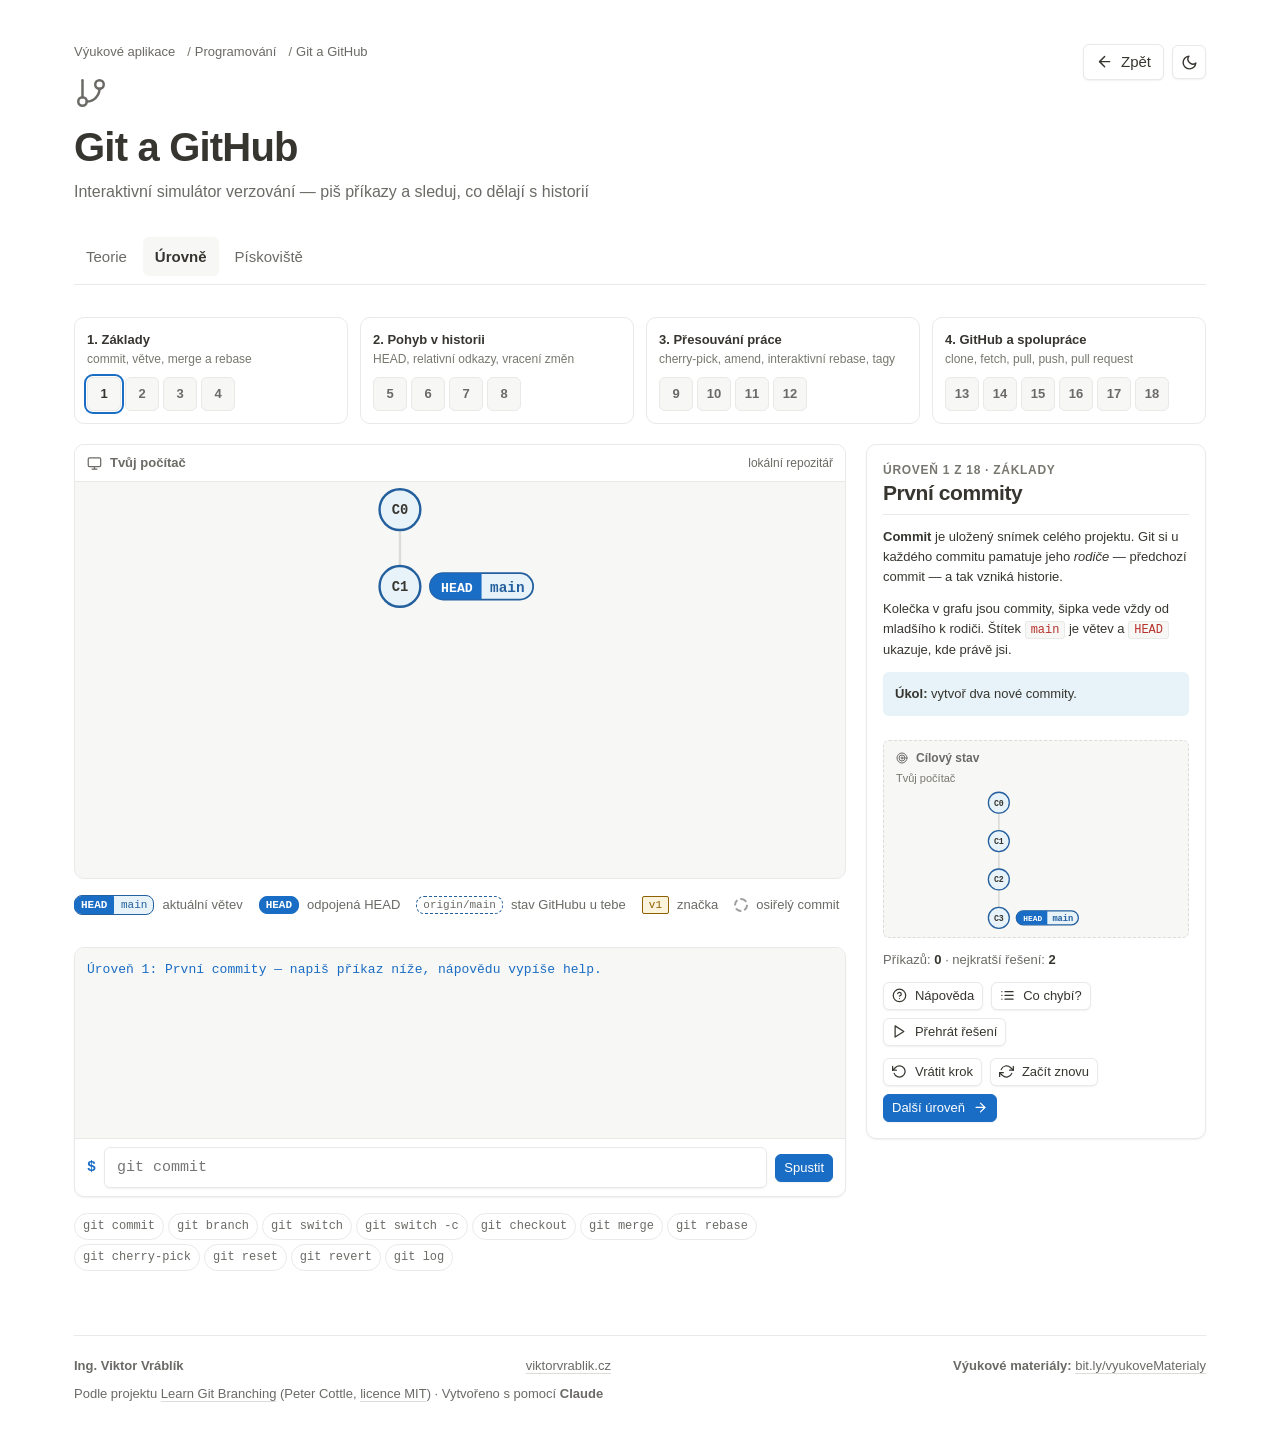
<file: programovani/git_simulator.html>
<!DOCTYPE html>
<html lang="cs">
<head>
    <meta charset="UTF-8">
    <meta name="viewport" content="width=device-width, initial-scale=1">
    <title>Git a GitHub | Výukové aplikace</title>
    <meta name="description" content="Interaktivní simulátor gitu: commity, větve, merge, rebase, cherry-pick, vracení změn a spolupráce přes GitHub (clone, fetch, pull, push, pull request) v 18 úrovních a volném pískovišti.">
    <meta name="author" content="Ing. Viktor Vráblík">
    <meta name="color-scheme" content="light dark">
    <meta name="theme-color" content="#ffffff">
    <link rel="icon" href="../assets/favicon.svg" type="image/svg+xml">
    <meta property="og:type" content="article">
    <meta property="og:locale" content="cs_CZ">
    <meta property="og:title" content="Git a GitHub — interaktivní simulátor">
    <meta property="og:description" content="Nauč se větvit, slučovat, přeskládávat a spolupracovat přes GitHub na živém grafu commitů.">
    <link rel="stylesheet" href="../assets/style.css">
    <script>
        // Nastaví motiv ještě před vykreslením, aby stránka neproblikla.
        (function () {
            try {
                var t = localStorage.getItem('va-theme');
                if (t !== 'light' && t !== 'dark') {
                    t = window.matchMedia('(prefers-color-scheme: dark)').matches ? 'dark' : 'light';
                }
                document.documentElement.setAttribute('data-theme', t);
            } catch (e) {}
        })();
    </script>
    <style>
        /* --- Specifika stránky --- */

        [hidden] { display: none !important; }

        code, .mono { font-family: var(--font-mono); font-size: 0.92em; }
        p code, li code, td code, .task code {
            padding: 1px 5px;
            color: var(--code-text);
            background: var(--surface-sunken);
            border: 1px solid var(--border);
            border-radius: var(--radius-sm);
            white-space: nowrap;
        }

        /* Rozvržení úrovní a pískoviště */
        .git-layout {
            display: grid;
            grid-template-columns: minmax(0, 1fr) 340px;
            gap: var(--space-5);
            align-items: start;
        }
        .git-main { display: flex; flex-direction: column; gap: var(--space-4); min-width: 0; }

        .repos {
            display: grid;
            grid-template-columns: minmax(0, 1fr);
            gap: var(--space-3);
        }
        .repos.has-remote { grid-template-columns: minmax(0, 1.25fr) minmax(0, 1fr); }

        .repo {
            display: flex;
            flex-direction: column;
            min-width: 0;
            background: var(--surface-sunken);
            border: 1px solid var(--border);
            border-radius: var(--radius-lg);
            overflow: hidden;
        }
        .repo__head {
            display: flex;
            align-items: center;
            gap: var(--space-2);
            padding: var(--space-2) var(--space-3);
            font-size: var(--fs-sm);
            font-weight: 600;
            color: var(--text-muted);
            border-bottom: 1px solid var(--border);
            background: var(--surface);
        }
        .repo__head .muted { font-weight: 400; margin-left: auto; font-size: var(--fs-xs); }
        .repo--remote .repo__head { color: var(--c-purple); }
        .repo > svg {
            display: block;
            width: 100%;
            height: clamp(260px, 44vh, 440px);
            user-select: none;
            -webkit-user-select: none;
        }
        .repo--empty .repo__empty {
            display: flex; align-items: center; justify-content: center;
            height: clamp(260px, 44vh, 440px); padding: var(--space-6);
            text-align: center; color: var(--text-faint); font-size: var(--fs-sm);
        }
        .prs { padding: var(--space-2) var(--space-3); border-top: 1px solid var(--border); font-size: var(--fs-xs); background: var(--surface); }
        .prs:empty { display: none; }
        .pr { display: flex; align-items: center; gap: var(--space-2); padding: 2px 0; color: var(--text-muted); }
        .pr .icon { color: var(--c-green); }
        .pr--merged .icon { color: var(--c-purple); }

        /* SVG graf */
        .gv-edge { fill: none; stroke: var(--border-strong); stroke-width: 2; }
        .gv-edge--orphan { stroke-dasharray: 4 4; }
        .gv-id { font-family: var(--font-mono); font-weight: 600; fill: var(--text); pointer-events: none; }
        .gv-lbl { font-family: var(--font-mono); pointer-events: none; }
        .gv-node--click { cursor: pointer; }
        .gv-node--click:hover circle:first-of-type { stroke-width: 3 !important; }

        /* Terminál */
        .term {
            display: flex;
            flex-direction: column;
            background: var(--surface);
            border: 1px solid var(--border);
            border-radius: var(--radius-lg);
            box-shadow: var(--shadow-sm);
            overflow: hidden;
        }
        .term__log {
            height: 190px;
            overflow-y: auto;
            padding: var(--space-3);
            font-family: var(--font-mono);
            font-size: var(--fs-sm);
            line-height: 1.55;
            background: var(--surface-sunken);
            white-space: pre-wrap;
            overflow-wrap: anywhere;
        }
        .term__log .l-cmd { color: var(--text); font-weight: 600; margin-top: var(--space-1); }
        .term__log .l-cmd::before { content: '$ '; color: var(--accent); }
        .term__log .l-out, .term__log .l-log { color: var(--text-muted); }
        .term__log .l-ok { color: var(--c-green); }
        .term__log .l-err { color: var(--c-red); }
        .term__log .l-hint { color: var(--c-orange); }
        .term__log .l-info { color: var(--accent); }
        .term__form {
            display: flex;
            align-items: center;
            gap: var(--space-2);
            padding: var(--space-2) var(--space-3);
            border-top: 1px solid var(--border);
        }
        .term__prompt { font-family: var(--font-mono); color: var(--accent); font-weight: 700; }
        .term__input {
            flex: 1;
            min-width: 0;
            padding: var(--space-2) 0;
            font-family: var(--font-mono);
            font-size: var(--fs-base);
            color: var(--text);
            background: transparent;
            border: 0;
            outline: none;
        }
        .term__form:focus-within { box-shadow: inset 0 0 0 2px var(--accent-soft); }

        .chips { display: flex; flex-wrap: wrap; gap: var(--space-1); }
        .chip {
            padding: 3px 8px;
            font-family: var(--font-mono);
            font-size: var(--fs-xs);
            color: var(--text-muted);
            background: var(--surface);
            border: 1px solid var(--border);
            border-radius: var(--radius-full);
            cursor: pointer;
        }
        .chip:hover { color: var(--text); background: var(--hover-bg); border-color: var(--border-strong); }

        /* Panel se zadáním */
        .task-card {
            position: sticky;
            top: var(--space-4);
            display: flex;
            flex-direction: column;
            gap: var(--space-3);
            padding: var(--space-4);
            background: var(--surface);
            border: 1px solid var(--border);
            border-radius: var(--radius-lg);
            box-shadow: var(--shadow-sm);
        }
        .task-card h2 { margin: 0; font-size: var(--fs-xl); }
        .task-card .eyebrow { font-size: var(--fs-xs); color: var(--text-faint); text-transform: uppercase; letter-spacing: var(--tracking-wide); font-weight: 600; }
        .task-card .text p { margin-bottom: var(--space-3); font-size: var(--fs-sm); line-height: var(--lh-normal); }
        .task-card .text p.task { padding: var(--space-3); background: var(--accent-soft); border-radius: var(--radius-md); color: var(--text); }
        .task-card .btn-row { display: flex; flex-wrap: wrap; gap: var(--space-2); }
        .task-card .callout { margin: 0; font-size: var(--fs-sm); }
        .goal {
            border: 1px dashed var(--border-strong);
            border-radius: var(--radius-md);
            background: var(--surface-sunken);
        }
        .goal__title { display: flex; align-items: center; gap: var(--space-2); padding: var(--space-2) var(--space-3) 0; font-size: var(--fs-xs); font-weight: 600; color: var(--text-muted); }
        .goal__grid { display: grid; grid-template-columns: minmax(0, 1fr); }
        .goal__grid.has-remote svg:not(.icon) { height: 130px; }
        .goal__sub { font-size: 11px; color: var(--text-faint); padding: 2px var(--space-3) 0; }
        .goal svg:not(.icon) { display: block; width: 100%; height: 150px; }
        .counter { font-size: var(--fs-sm); color: var(--text-muted); }
        .counter strong { color: var(--text); }

        /* Výběr úrovně */
        .levels {
            display: grid;
            grid-template-columns: repeat(auto-fit, minmax(min(210px, 100%), 1fr));
            gap: var(--space-3);
            margin-bottom: var(--space-5);
        }
        .chapter { padding: var(--space-3); border: 1px solid var(--border); border-radius: var(--radius-lg); background: var(--surface); }
        .chapter__title { font-size: var(--fs-sm); font-weight: 600; }
        .chapter__desc { font-size: var(--fs-xs); color: var(--text-faint); margin-bottom: var(--space-2); }
        .lvl-btns { display: flex; flex-wrap: wrap; gap: var(--space-1); }
        .lvl {
            position: relative;
            width: 34px; height: 34px;
            font-size: var(--fs-sm);
            font-weight: 600;
            color: var(--text-muted);
            background: var(--surface-sunken);
            border: 1px solid var(--border);
            border-radius: var(--radius-md);
            cursor: pointer;
        }
        .lvl:hover { border-color: var(--border-strong); color: var(--text); }
        .lvl.solved { color: var(--c-green); background: var(--c-green-bg); border-color: var(--c-green); }
        .lvl[aria-current="true"] { outline: 2px solid var(--accent); outline-offset: 1px; color: var(--text); }
        .lvl .star { position: absolute; top: -6px; right: -5px; font-size: 10px; line-height: 1; color: var(--c-yellow); }

        .legend { margin-top: 0; }
        .legend__pill {
            display: inline-block; padding: 0 6px; font-family: var(--font-mono); font-size: 11px; line-height: 16px;
            border-radius: 8px; border: 1.2px solid var(--c-blue); background: var(--c-blue-bg); color: var(--c-blue);
        }
        .legend__pill--head { background: var(--accent); border-color: var(--accent); color: var(--accent-contrast); font-weight: 700; }
        .legend__pill--remote { background: var(--surface); border-style: dashed; color: var(--text-muted); }
        .legend__pill--tag { background: var(--c-yellow-bg); border-color: var(--c-yellow); color: var(--c-yellow); border-radius: 2px; }
        .legend__dot { display: inline-block; width: 14px; height: 14px; border-radius: 50%; border: 2px dashed var(--c-gray); opacity: .6; vertical-align: -2px; }

        .toolbar { display: flex; flex-wrap: wrap; gap: var(--space-2); align-items: center; }
        .toolbar .spacer { flex: 1; }

        /* Dialog interaktivního rebase */
        dialog.rb {
            position: fixed;
            inset: 0;
            margin: auto;
            height: fit-content;
            width: min(440px, calc(100vw - 32px));
            padding: 0;
            color: var(--text);
            background: var(--surface-raised);
            border: 1px solid var(--border);
            border-radius: var(--radius-lg);
            box-shadow: var(--shadow-lg);
        }
        dialog.rb::backdrop { background: rgba(0, 0, 0, 0.35); }
        .rb__body { padding: var(--space-5); }
        .rb__body h2 { margin: 0 0 var(--space-2); font-size: var(--fs-lg); }
        .rb__list { list-style: none; margin: var(--space-3) 0; padding: 0; }
        .rb__item {
            display: flex; align-items: center; gap: var(--space-2);
            padding: var(--space-2); margin-bottom: var(--space-1);
            background: var(--surface-sunken); border: 1px solid var(--border); border-radius: var(--radius-md);
        }
        .rb__item.dropped { opacity: .5; }
        .rb__item.dropped .rb__msg { text-decoration: line-through; }
        .rb__id { font-family: var(--font-mono); font-weight: 600; min-width: 2.6em; }
        .rb__msg { flex: 1; font-size: var(--fs-sm); color: var(--text-muted); overflow: hidden; text-overflow: ellipsis; white-space: nowrap; }
        .rb__foot { display: flex; justify-content: flex-end; gap: var(--space-2); padding: var(--space-3) var(--space-5); border-top: 1px solid var(--border); }

        /* Teorie */
        .card--full { grid-column: 1 / -1; }
        .card .notion-table { margin-top: var(--space-2); margin-bottom: 0; }
        .flow { display: flex; flex-wrap: wrap; align-items: center; gap: var(--space-2); margin: var(--space-2) 0; }
        .flow span.step { padding: 4px 10px; border-radius: var(--radius-full); background: var(--c-blue-bg); color: var(--c-blue); font-size: var(--fs-sm); font-weight: 600; }
        .flow .icon { color: var(--text-faint); }

        @media (max-width: 900px) {
            .git-layout { grid-template-columns: minmax(0, 1fr); }
            .task-card { position: static; order: -1; }
        }
        @media (max-width: 720px) {
            .repos.has-remote { grid-template-columns: minmax(0, 1fr); }
            .repo > svg, .repo--empty .repo__empty { height: 280px; }
            .term__log { height: 160px; }
        }
    </style>
</head>
<body>

<a class="skip-link" href="#obsah">Přeskočit na obsah</a>

<div class="page page--wide">

    <header class="site-header">
        <div class="site-header__text">
            <nav class="breadcrumb" aria-label="Drobečková navigace">
                <a href="../index.html">Výukové aplikace</a>
                <span class="breadcrumb__sep" aria-hidden="true">/</span>
                <a href="../index.html#filtry" data-cat="prog">Programování</a>
                <span class="breadcrumb__sep" aria-hidden="true">/</span>
                <span class="breadcrumb__current" aria-current="page">Git a GitHub</span>
            </nav>
            <svg class="page-icon" viewBox="0 0 24 24" fill="none" stroke="currentColor" stroke-width="2" stroke-linecap="round" stroke-linejoin="round" aria-hidden="true"><line x1="6" y1="3" x2="6" y2="15"></line><circle cx="18" cy="6" r="3"></circle><circle cx="6" cy="18" r="3"></circle><path d="M18 9a9 9 0 0 1-9 9"></path></svg>
            <h1>Git a GitHub</h1>
            <p class="subtitle">Interaktivní simulátor verzování — piš příkazy a sleduj, co dělají s historií</p>
        </div>
        <div class="site-header__actions">
            <a class="btn" href="../index.html">
                <svg class="icon" viewBox="0 0 24 24" fill="none" stroke="currentColor" stroke-width="2" stroke-linecap="round" stroke-linejoin="round" aria-hidden="true"><line x1="19" y1="12" x2="5" y2="12"></line><polyline points="12 19 5 12 12 5"></polyline></svg>
                Zpět
            </a>
            <button class="btn btn--icon theme-toggle" type="button" aria-pressed="false" title="Přepnout na tmavý režim">
                <span class="visually-hidden">Přepnout světlý a tmavý režim</span>
                <svg class="icon icon-moon" viewBox="0 0 24 24" fill="none" stroke="currentColor" stroke-width="2" stroke-linecap="round" stroke-linejoin="round" aria-hidden="true"><path d="M21 12.79A9 9 0 1 1 11.21 3 7 7 0 0 0 21 12.79z"></path></svg>
                <svg class="icon icon-sun" viewBox="0 0 24 24" fill="none" stroke="currentColor" stroke-width="2" stroke-linecap="round" stroke-linejoin="round" aria-hidden="true"><circle cx="12" cy="12" r="5"></circle><line x1="12" y1="1" x2="12" y2="3"></line><line x1="12" y1="21" x2="12" y2="23"></line><line x1="4.22" y1="4.22" x2="5.64" y2="5.64"></line><line x1="18.36" y1="18.36" x2="19.78" y2="19.78"></line><line x1="1" y1="12" x2="3" y2="12"></line><line x1="21" y1="12" x2="23" y2="12"></line><line x1="4.22" y1="19.78" x2="5.64" y2="18.36"></line><line x1="18.36" y1="5.64" x2="19.78" y2="4.22"></line></svg>
            </button>
        </div>
    </header>

<main id="obsah" tabindex="-1">

    <div class="tabs" role="tablist" aria-label="Části aplikace">
        <button class="tab" type="button" role="tab" id="t-theory" aria-controls="theory" aria-selected="false" tabindex="-1" onclick="openTab('theory')">Teorie</button>
        <button class="tab active" type="button" role="tab" id="t-levels" aria-controls="levels" aria-selected="true" tabindex="0" onclick="openTab('levels')">Úrovně</button>
        <button class="tab" type="button" role="tab" id="t-sandbox" aria-controls="sandbox" aria-selected="false" tabindex="-1" onclick="openTab('sandbox')">Pískoviště</button>
    </div>

    <!-- ===================== TEORIE ===================== -->
    <div id="theory" class="tab-content" role="tabpanel" aria-labelledby="t-theory" hidden>
        <div class="callout callout--info">
            <strong>Původní zdroj:</strong> simulátor vychází z myšlenky a struktury úrovní projektu
            <a href="https://learngitbranching.js.org/" target="_blank" rel="noopener">Learn Git Branching</a>,
            jehož autorem je Peter Cottle (open source, <a href="https://github.com/pcottle/learnGitBranching" target="_blank" rel="noopener">licence MIT</a>).
            Tato česká verze je napsaná znovu a přizpůsobená pro výuku; původní aplikaci doporučujeme jako rozšiřující materiál.
        </div>
        <div class="card-grid">

            <div class="card">
                <div class="tag-container"><span class="tag tag-blue">Základ</span></div>
                <div class="card-title">Git a GitHub</div>
                <div class="card-desc">
                    <p><strong>Git</strong> je systém pro správu verzí. Ukládá historii projektu jako řadu snímků, takže se lze kdykoli vrátit, porovnat změny nebo pracovat na více věcech současně.</p>
                    <p><strong>GitHub</strong> je služba, která hostuje git repozitáře na internetu a přidává nástroje pro spolupráci — pull requesty, kontrolu kódu (review), úkoly (issues) a automatické testy.</p>
                </div>
            </div>

            <div class="card">
                <div class="tag-container"><span class="tag tag-blue">Základ</span></div>
                <div class="card-title">Commit</div>
                <div class="card-desc">
                    <p>Commit je uložený snímek všech souborů projektu. Každý má jedinečný identifikátor (hash, např. <code>3f9a2c1</code>), zprávu, autora a odkaz na <strong>rodiče</strong>.</p>
                    <p>V simulátoru se commity jmenují zkráceně <code>C0</code>, <code>C1</code>… a kopie vzniklé rebasem nebo cherry-pickem dostávají apostrof: <code>C2'</code>.</p>
                </div>
            </div>

            <div class="card">
                <div class="tag-container"><span class="tag tag-green">Větvení</span></div>
                <div class="card-title">Větve a HEAD</div>
                <div class="card-desc">
                    <p><strong>Větev</strong> je pohyblivý ukazatel na commit. Při novém commitu se posune dopředu.</p>
                    <p><strong>HEAD</strong> říká, kde právě jsi. Obvykle ukazuje na větev; když ukazuje rovnou na commit, mluvíme o <em>odpojené HEAD</em>.</p>
                </div>
            </div>

            <div class="card">
                <div class="tag-container"><span class="tag tag-green">Větvení</span></div>
                <div class="card-title">Merge vs. rebase</div>
                <div class="card-desc">
                    <p><strong>Merge</strong> spojí dvě větve slučovacím commitem se dvěma rodiči. Historie zůstává přesně taková, jak vznikla.</p>
                    <p><strong>Rebase</strong> zkopíruje tvoje commity na konec jiné větve. Historie je rovná a přehledná, ale commity se přepisují — nepoužívej ho na práci, kterou už mají ostatní.</p>
                </div>
            </div>

            <div class="card">
                <div class="tag-container"><span class="tag tag-orange">Soubory</span></div>
                <div class="card-title">Tři oblasti gitu</div>
                <div class="card-desc">
                    <p><strong>Pracovní adresář</strong> (soubory, které upravuješ) → <code>git add</code> → <strong>přípravná oblast</strong> (staging) → <code>git commit</code> → <strong>repozitář</strong>.</p>
                    <p>Simulátor se soustředí na historii, takže soubory neřeší — <code>git commit</code> v něm rovnou vytvoří commit.</p>
                </div>
            </div>

            <div class="card">
                <div class="tag-container"><span class="tag tag-purple">GitHub</span></div>
                <div class="card-title">Lokální a vzdálený repozitář</div>
                <div class="card-desc">
                    <p>Na svém počítači máš celou kopii projektu. Vzdálený repozitář (<code>origin</code>) je společná kopie na GitHubu.</p>
                    <p>Větev <code>origin/main</code> je tvoje <em>poslední známá</em> podoba větve <code>main</code> na GitHubu. Aktualizuje se jen při <code>fetch</code>, <code>pull</code> a <code>push</code>.</p>
                </div>
            </div>

            <div class="card card--full">
                <div class="tag-container"><span class="tag tag-purple">GitHub</span></div>
                <div class="card-title">Pracovní postup v týmu (GitHub flow)</div>
                <div class="card-desc">
                    <div class="flow" aria-label="Postup: větev, commity, push, pull request, review, merge, pull">
                        <span class="step">git switch -c feature</span>
                        <svg class="icon icon--sm" viewBox="0 0 24 24" fill="none" stroke="currentColor" stroke-width="2" stroke-linecap="round" stroke-linejoin="round" aria-hidden="true"><line x1="5" y1="12" x2="19" y2="12"></line><polyline points="12 5 19 12 12 19"></polyline></svg>
                        <span class="step">git commit</span>
                        <svg class="icon icon--sm" viewBox="0 0 24 24" fill="none" stroke="currentColor" stroke-width="2" stroke-linecap="round" stroke-linejoin="round" aria-hidden="true"><line x1="5" y1="12" x2="19" y2="12"></line><polyline points="12 5 19 12 12 19"></polyline></svg>
                        <span class="step">git push -u origin feature</span>
                        <svg class="icon icon--sm" viewBox="0 0 24 24" fill="none" stroke="currentColor" stroke-width="2" stroke-linecap="round" stroke-linejoin="round" aria-hidden="true"><line x1="5" y1="12" x2="19" y2="12"></line><polyline points="12 5 19 12 12 19"></polyline></svg>
                        <span class="step">pull request + review</span>
                        <svg class="icon icon--sm" viewBox="0 0 24 24" fill="none" stroke="currentColor" stroke-width="2" stroke-linecap="round" stroke-linejoin="round" aria-hidden="true"><line x1="5" y1="12" x2="19" y2="12"></line><polyline points="12 5 19 12 12 19"></polyline></svg>
                        <span class="step">merge na GitHubu</span>
                        <svg class="icon icon--sm" viewBox="0 0 24 24" fill="none" stroke="currentColor" stroke-width="2" stroke-linecap="round" stroke-linejoin="round" aria-hidden="true"><line x1="5" y1="12" x2="19" y2="12"></line><polyline points="12 5 19 12 12 19"></polyline></svg>
                        <span class="step">git pull</span>
                    </div>
                    <p>Do <code>main</code> se nepíše přímo. Každá úloha má vlastní větev, která se přes pull request zkontroluje a teprve potom začlení. Když ti GitHub odmítne push, znamená to, že někdo odeslal práci před tebou — nejdřív <code>git pull</code>, pak znovu <code>git push</code>.</p>
                </div>
            </div>

            <div class="card card--full">
                <div class="tag-container"><span class="tag tag-gray">Tahák</span></div>
                <div class="card-title">Přehled příkazů</div>
                <div class="card-desc">
                    <div class="table-wrap"><table class="notion-table">
                        <thead><tr><th>Příkaz</th><th>Co dělá</th></tr></thead>
                        <tbody>
                            <tr><td><code>git commit</code></td><td>vytvoří nový commit (<code>-m "zpráva"</code>, oprava posledního: <code>--amend</code>)</td></tr>
                            <tr><td><code>git branch x</code></td><td>vytvoří větev x; <code>-d x</code> smaže, <code>-f x C3</code> přesune, bez parametru vypíše větve</td></tr>
                            <tr><td><code>git switch x</code></td><td>přepne na větev x; <code>-c x</code> ji zároveň vytvoří</td></tr>
                            <tr><td><code>git checkout x</code></td><td>přepne na větev nebo commit (commit = odpojená HEAD); <code>-b x</code> vytvoří větev</td></tr>
                            <tr><td><code>git merge x</code></td><td>sloučí větev x do aktuální (fast-forward nebo slučovací commit; <code>--no-ff</code> vždy commit)</td></tr>
                            <tr><td><code>git rebase x</code></td><td>přeskládá aktuální větev na konec x; <code>-i HEAD~3</code> = úprava posledních tří commitů</td></tr>
                            <tr><td><code>git cherry-pick C3 C5</code></td><td>zkopíruje vybrané commity na aktuální místo</td></tr>
                            <tr><td><code>git reset HEAD~1</code></td><td>posune větev zpět (přepisuje historii; <code>--soft</code>, <code>--mixed</code>, <code>--hard</code>)</td></tr>
                            <tr><td><code>git revert C3</code></td><td>vytvoří nový commit, který ruší změny C3</td></tr>
                            <tr><td><code>git tag v1 C2</code></td><td>pevná značka (verze) na commitu</td></tr>
                            <tr><td><code>git log</code>, <code>git status</code></td><td>vypíše historii, resp. stav větve vůči GitHubu</td></tr>
                            <tr><td><code>git clone</code></td><td>vytvoří kopii repozitáře (v simulátoru založí origin na GitHubu)</td></tr>
                            <tr><td><code>git fetch</code></td><td>stáhne novinky z GitHubu do <code>origin/*</code>, tvoje větve nemění</td></tr>
                            <tr><td><code>git pull</code></td><td><code>fetch</code> + <code>merge</code>; s <code>--rebase</code> místo merge přeskládá</td></tr>
                            <tr><td><code>git push</code></td><td>odešle commity na GitHub; nová větev: <code>-u origin x</code>; smazání: <code>--delete x</code></td></tr>
                            <tr><td><code>gh pr create</code></td><td>založí pull request z aktuální větve do main</td></tr>
                            <tr><td><code>gh pr merge</code></td><td>sloučí pull request na GitHubu (<code>--squash</code>, <code>--rebase</code>, <code>--delete-branch</code>)</td></tr>
                            <tr><td><code>git fakeTeamwork</code></td><td>jen v simulátoru: kolega odešle commit na GitHub (<code>git fakeTeamwork feature 2</code>)</td></tr>
                        </tbody>
                    </table></div>
                </div>
            </div>

            <div class="card card--full">
                <div class="tag-container"><span class="tag tag-gray">Tahák</span></div>
                <div class="card-title">Odkazy na commity</div>
                <div class="card-desc">
                    <div class="table-wrap"><table class="notion-table">
                        <thead><tr><th>Zápis</th><th>Význam</th></tr></thead>
                        <tbody>
                            <tr><td><code>main</code>, <code>HEAD</code>, <code>C3</code>, <code>v1</code></td><td>větev, aktuální pozice, konkrétní commit, značka</td></tr>
                            <tr><td><code>HEAD^</code></td><td>rodič (o jeden commit zpět); <code>HEAD^^</code> prarodič</td></tr>
                            <tr><td><code>HEAD~3</code></td><td>o tři commity zpět po prvních rodičích</td></tr>
                            <tr><td><code>C5^2</code></td><td>druhý rodič slučovacího commitu</td></tr>
                            <tr><td><code>origin/main</code></td><td>poslední známý stav větve main na GitHubu</td></tr>
                        </tbody>
                    </table></div>
                </div>
            </div>

        </div>
    </div>

    <!-- ===================== ÚROVNĚ ===================== -->
    <div id="levels" class="tab-content active" role="tabpanel" aria-labelledby="t-levels">
        <div class="levels" id="levelPicker" aria-label="Výběr úrovně"></div>

        <div class="git-layout">
            <div class="git-main" data-session="level"></div>

            <aside class="task-card" aria-labelledby="lvlTitle">
                <div>
                    <div class="eyebrow" id="lvlEyebrow">Úroveň 1</div>
                    <h2 id="lvlTitle">—</h2>
                </div>
                <div class="text" id="lvlText"></div>

                <div class="goal">
                    <div class="goal__title">
                        <svg class="icon icon--sm" viewBox="0 0 24 24" fill="none" stroke="currentColor" stroke-width="2" stroke-linecap="round" stroke-linejoin="round" aria-hidden="true"><circle cx="12" cy="12" r="10"></circle><circle cx="12" cy="12" r="6"></circle><circle cx="12" cy="12" r="2"></circle></svg>
                        Cílový stav
                    </div>
                    <div class="goal__grid" id="goalGrid">
                        <div><div class="goal__sub">Tvůj počítač</div><svg id="goalLocal" role="img" aria-label="Cílový stav"></svg></div>
                        <div id="goalRemoteWrap" hidden><div class="goal__sub">GitHub</div><svg id="goalRemote" role="img" aria-label="Cílový stav na GitHubu"></svg></div>
                    </div>
                </div>

                <div class="counter" id="lvlCounter"></div>
                <div class="callout callout--success" id="lvlSuccess" hidden></div>
                <div class="callout callout--info" id="lvlHint" hidden></div>
                <div class="callout callout--neutral" id="lvlDiff" hidden></div>

                <div class="btn-row">
                    <button class="btn btn--sm" type="button" id="btnHint">
                        <svg class="icon" viewBox="0 0 24 24" fill="none" stroke="currentColor" stroke-width="2" stroke-linecap="round" stroke-linejoin="round" aria-hidden="true"><circle cx="12" cy="12" r="10"></circle><path d="M9.09 9a3 3 0 0 1 5.83 1c0 2-3 3-3 3"></path><line x1="12" y1="17" x2="12.01" y2="17"></line></svg>Nápověda</button>
                    <button class="btn btn--sm" type="button" id="btnDiff">
                        <svg class="icon" viewBox="0 0 24 24" fill="none" stroke="currentColor" stroke-width="2" stroke-linecap="round" stroke-linejoin="round" aria-hidden="true"><line x1="8" y1="6" x2="21" y2="6"></line><line x1="8" y1="12" x2="21" y2="12"></line><line x1="8" y1="18" x2="21" y2="18"></line><line x1="3" y1="6" x2="3.01" y2="6"></line><line x1="3" y1="12" x2="3.01" y2="12"></line><line x1="3" y1="18" x2="3.01" y2="18"></line></svg>Co chybí?</button>
                    <button class="btn btn--sm" type="button" id="btnSolution">
                        <svg class="icon" viewBox="0 0 24 24" fill="none" stroke="currentColor" stroke-width="2" stroke-linecap="round" stroke-linejoin="round" aria-hidden="true"><polygon points="5 3 19 12 5 21 5 3"></polygon></svg>Přehrát řešení</button>
                </div>
                <div class="btn-row">
                    <button class="btn btn--sm" type="button" id="btnUndo">
                        <svg class="icon" viewBox="0 0 24 24" fill="none" stroke="currentColor" stroke-width="2" stroke-linecap="round" stroke-linejoin="round" aria-hidden="true"><polyline points="1 4 1 10 7 10"></polyline><path d="M3.51 15a9 9 0 1 0 2.13-9.36L1 10"></path></svg>Vrátit krok</button>
                    <button class="btn btn--sm" type="button" id="btnRestart">
                        <svg class="icon" viewBox="0 0 24 24" fill="none" stroke="currentColor" stroke-width="2" stroke-linecap="round" stroke-linejoin="round" aria-hidden="true"><polyline points="23 4 23 10 17 10"></polyline><polyline points="1 20 1 14 7 14"></polyline><path d="M3.51 9a9 9 0 0 1 14.85-3.36L23 10M1 14l4.64 4.36A9 9 0 0 0 20.49 15"></path></svg>Začít znovu</button>
                    <button class="btn btn--sm btn--primary" type="button" id="btnNext">Další úroveň
                        <svg class="icon" viewBox="0 0 24 24" fill="none" stroke="currentColor" stroke-width="2" stroke-linecap="round" stroke-linejoin="round" aria-hidden="true"><line x1="5" y1="12" x2="19" y2="12"></line><polyline points="12 5 19 12 12 19"></polyline></svg></button>
                </div>
            </aside>
        </div>
    </div>

    <!-- ===================== PÍSKOVIŠTĚ ===================== -->
    <div id="sandbox" class="tab-content" role="tabpanel" aria-labelledby="t-sandbox" hidden>
        <p class="muted text-sm" style="margin-bottom: var(--space-4)">Volný režim bez zadání. Zkoušej libovolné příkazy — stav se průběžně ukládá v prohlížeči.</p>
        <div class="toolbar" style="margin-bottom: var(--space-4)">
            <button class="btn btn--sm" type="button" id="sbUndo">
                <svg class="icon" viewBox="0 0 24 24" fill="none" stroke="currentColor" stroke-width="2" stroke-linecap="round" stroke-linejoin="round" aria-hidden="true"><polyline points="1 4 1 10 7 10"></polyline><path d="M3.51 15a9 9 0 1 0 2.13-9.36L1 10"></path></svg>Vrátit krok</button>
            <button class="btn btn--sm" type="button" id="sbReset">
                <svg class="icon" viewBox="0 0 24 24" fill="none" stroke="currentColor" stroke-width="2" stroke-linecap="round" stroke-linejoin="round" aria-hidden="true"><polyline points="23 4 23 10 17 10"></polyline><polyline points="1 20 1 14 7 14"></polyline><path d="M3.51 9a9 9 0 0 1 14.85-3.36L23 10M1 14l4.64 4.36A9 9 0 0 0 20.49 15"></path></svg>Začít znovu</button>
            <span class="spacer"></span>
            <button class="btn btn--sm" type="button" id="sbClone">
                <svg class="icon" viewBox="0 0 24 24" fill="none" stroke="currentColor" stroke-width="2" stroke-linecap="round" stroke-linejoin="round" aria-hidden="true"><path d="M18 10h-1.26A8 8 0 1 0 9 20h9a5 5 0 0 0 0-10z"></path></svg>Vytvořit GitHub (clone)</button>
            <button class="btn btn--sm" type="button" id="sbTeam">
                <svg class="icon" viewBox="0 0 24 24" fill="none" stroke="currentColor" stroke-width="2" stroke-linecap="round" stroke-linejoin="round" aria-hidden="true"><path d="M17 21v-2a4 4 0 0 0-4-4H5a4 4 0 0 0-4 4v2"></path><circle cx="9" cy="7" r="4"></circle><path d="M23 21v-2a4 4 0 0 0-3-3.87"></path><path d="M16 3.13a4 4 0 0 1 0 5.74"></path></svg>Kolega odeslal commit</button>
        </div>
        <div class="git-main" data-session="sandbox"></div>
    </div>

</main>

    <footer class="site-footer">
        <div class="site-footer__line">
            <span><strong>Ing. Viktor Vráblík</strong></span>
            <span><a href="https://viktorvrablik.cz" target="_blank" rel="noopener">viktorvrablik.cz</a></span>
            <span><strong>Výukové materiály:</strong> <a href="https://viktorvrablik.notion.site/V-ukov-materi-ly-989c7b813ff0494d84d5905f3e5a5e59" target="_blank" rel="noopener">bit.ly/vyukoveMaterialy</a></span>
        </div>
        <div class="site-footer__line">
            <span>Podle projektu <a href="https://learngitbranching.js.org/" target="_blank" rel="noopener">Learn Git Branching</a> (Peter Cottle, <a href="https://github.com/pcottle/learnGitBranching" target="_blank" rel="noopener">licence MIT</a>) · Vytvořeno s pomocí <b>Claude</b></span>
        </div>
    </footer>

</div>

<!-- Šablona simulátoru (graf + terminál), používá ji úroveň i pískoviště -->
<template id="tplSession">
    <div class="repos">
        <section class="repo repo--local">
            <div class="repo__head">
                <svg class="icon" viewBox="0 0 24 24" fill="none" stroke="currentColor" stroke-width="2" stroke-linecap="round" stroke-linejoin="round" aria-hidden="true"><rect x="2" y="3" width="20" height="14" rx="2" ry="2"></rect><line x1="8" y1="21" x2="16" y2="21"></line><line x1="12" y1="17" x2="12" y2="21"></line></svg>
                Tvůj počítač <span class="muted">lokální repozitář</span>
            </div>
            <svg class="g-local" role="img" aria-label="Lokální repozitář"></svg>
        </section>
        <section class="repo repo--remote" hidden>
            <div class="repo__head">
                <svg class="icon" viewBox="0 0 24 24" fill="none" stroke="currentColor" stroke-width="2" stroke-linecap="round" stroke-linejoin="round" aria-hidden="true"><path d="M18 10h-1.26A8 8 0 1 0 9 20h9a5 5 0 0 0 0-10z"></path></svg>
                GitHub <span class="muted">origin</span>
            </div>
            <svg class="g-remote" role="img" aria-label="Vzdálený repozitář"></svg>
            <div class="prs"></div>
        </section>
    </div>
    <div class="legend" aria-label="Vysvětlivky grafu">
        <span class="legend__item"><span class="legend__pill"><span class="legend__pill legend__pill--head" style="margin-left:-7px;border-radius:8px 0 0 8px">HEAD</span> main</span>aktuální větev</span>
        <span class="legend__item"><span class="legend__pill legend__pill--head">HEAD</span>odpojená HEAD</span>
        <span class="legend__item"><span class="legend__pill legend__pill--remote">origin/main</span>stav GitHubu u tebe</span>
        <span class="legend__item"><span class="legend__pill legend__pill--tag">v1</span>značka</span>
        <span class="legend__item"><span class="legend__dot"></span>osiřelý commit</span>
    </div>
    <div class="term">
        <div class="term__log" aria-live="polite" aria-label="Výstup terminálu"></div>
        <form class="term__form" autocomplete="off">
            <label class="term__prompt">$<span class="visually-hidden">Příkaz</span>
            </label>
            <input class="term__input" type="text" autocomplete="off" autocapitalize="off" autocorrect="off" spellcheck="false" enterkeyhint="send" placeholder="git commit" aria-label="Příkaz gitu">
            <button class="btn btn--sm btn--primary" type="submit">Spustit</button>
        </form>
    </div>
    <div class="chips" aria-label="Rychlé vložení příkazu"></div>
</template>

<dialog class="rb" id="rbDialog" aria-labelledby="rbTitle">
    <div class="rb__body">
        <h2 id="rbTitle">Interaktivní rebase</h2>
        <p class="text-sm muted">Commity se použijí shora dolů (nejstarší nahoře). Odškrtnutý commit se vynechá.</p>
        <ul class="rb__list" id="rbList"></ul>
    </div>
    <div class="rb__foot">
        <button class="btn" type="button" id="rbCancel">Zrušit</button>
        <button class="btn btn--primary" type="button" id="rbOk">Provést rebase</button>
    </div>
</dialog>

<script src="../assets/theme.js"></script>
<script>
/* ==========================================================================
   Git simulátor — jádro (model repozitáře a příkazy)
   Svět = sdílené úložiště commitů + lokální repozitář + volitelně origin (GitHub).
   ========================================================================== */
var GitSim = (function () {
  'use strict';

  function GitError(msg, hint) { this.message = msg; this.hint = hint || ''; }

  function baseId(id) { return id.replace(/'+$/, ''); }

  /* ---------- Svět ---------- */

  function newWorld() {
    var w = {
      store: {},          // id -> {id, parents, msg, seq, revertOf, squash}
      seq: 0,
      nextNum: 0,
      local: null,
      remote: null,
      prs: [],
      initial: null       // id commitů, které existovaly na začátku úrovně
    };
    var c0 = mkCommit(w, [], 'Počáteční commit');
    var c1 = mkCommit(w, [c0], 'Druhý commit');
    w.local = newRepo();
    w.local.branches.main = c1;
    w.local.head = { branch: 'main' };
    markKnown(w, w.local, c1);
    return w;
  }

  function newRepo() {
    return { branches: {}, tags: {}, head: null, tracking: {}, upstream: {} };
  }

  function clone(o) { return JSON.parse(JSON.stringify(o)); }

  function mkCommit(w, parents, msg, id) {
    if (!id) { id = 'C' + w.nextNum; w.nextNum++; }
    w.store[id] = { id: id, parents: parents.slice(), msg: msg || ('Commit ' + id), seq: w.seq++ };
    return id;
  }

  function copyId(w, id) {
    var b = baseId(id), n = 1, cand;
    while (true) {
      cand = b + new Array(n + 1).join("'");
      if (!w.store[cand]) return cand;
      n++;
    }
  }

  /* ---------- Pomocné dotazy ---------- */

  function headCommit(repo) {
    if (!repo.head) return null;
    return repo.head.branch ? repo.branches[repo.head.branch] : repo.head.detached;
  }

  function ancestors(w, id) {
    var seen = {}, stack = id ? [id] : [];
    while (stack.length) {
      var c = stack.pop();
      if (seen[c]) continue;
      seen[c] = true;
      w.store[c].parents.forEach(function (p) { stack.push(p); });
    }
    return seen;
  }

  function isAncestor(w, a, b) { return !!ancestors(w, b)[a]; } // a je předek b (nebo a == b)

  function setHeadTarget(repo, id) {
    if (repo.head.branch) repo.branches[repo.head.branch] = id;
    else repo.head.detached = id;
  }

  function refsOf(repo) {
    var out = {};
    Object.keys(repo.branches).forEach(function (b) { out[repo.branches[b]] = true; });
    Object.keys(repo.tags).forEach(function (b) { out[repo.tags[b]] = true; });
    Object.keys(repo.tracking || {}).forEach(function (b) { out[repo.tracking[b]] = true; });
    var h = headCommit(repo); if (h) out[h] = true;
    return out;
  }

  function reachable(w, repo) {
    var all = {};
    Object.keys(refsOf(repo)).forEach(function (id) {
      var a = ancestors(w, id);
      for (var k in a) all[k] = true;
    });
    return all;
  }

  /* ---------- Rozbor odkazů (HEAD~2, main^, C3, origin/main) ---------- */

  function resolve(w, repo, ref) {
    if (!ref) throw new GitError('chybí odkaz na commit');
    var m = /^([^~^]+)((?:[~^]\d*)*)$/.exec(ref);
    if (!m) throw new GitError("fatal: '" + ref + "' není platný odkaz", 'Příklady platných odkazů: main, HEAD, C3, HEAD~2, bugFix^');
    var name = m[1], mods = m[2], id = null;

    if (name === 'HEAD' || name === '@') id = headCommit(repo);
    else if (repo.branches[name] !== undefined) id = repo.branches[name];
    else if (repo.tags[name] !== undefined) id = repo.tags[name];
    else if (/^origin\//.test(name) && repo.tracking[name.slice(7)] !== undefined) id = repo.tracking[name.slice(7)];
    else {
      var cid = name.charAt(0).toUpperCase() + name.slice(1);
      if (w.store[cid] && (reachable(w, repo)[cid] || knownIn(w, repo, cid))) id = cid;
    }
    if (!id) throw new GitError("fatal: odkaz '" + name + "' neexistuje",
      'Zkontroluj název větve nebo commitu (rozlišují se velká a malá písmena).');

    var re = /([~^])(\d*)/g, mm;
    while ((mm = re.exec(mods))) {
      var n = mm[2] === '' ? 1 : parseInt(mm[2], 10);
      if (mm[1] === '^') {
        if (n === 0) continue;
        var p = w.store[id].parents[n - 1];
        if (!p) throw new GitError('fatal: commit ' + id + ' nemá ' + (n === 1 ? 'rodiče' : n + '. rodiče'));
        id = p;
      } else {
        for (var i = 0; i < n; i++) {
          var q = w.store[id].parents[0];
          if (!q) throw new GitError('fatal: commit ' + id + ' už nemá dalšího předka', 'Došel jsi až k prvnímu commitu v historii.');
          id = q;
        }
      }
    }
    return id;
  }

  function knownIn(w, repo, id) {
    // Commit je v repozitáři znám, pokud ho kdy obsahoval (i osiřelý).
    return repo.known ? !!repo.known[id] : false;
  }

  function markKnown(w, repo, id) {
    repo.known = repo.known || {};
    var a = ancestors(w, id);
    for (var k in a) repo.known[k] = true;
  }

  /* ---------- Rozdělení příkazové řádky ---------- */

  function tokenize(s) {
    var out = [], cur = '', q = null, has = false;
    for (var i = 0; i < s.length; i++) {
      var ch = s.charAt(i);
      if (q) { if (ch === q) q = null; else cur += ch; continue; }
      if (ch === '"' || ch === "'" ) {
        // apostrof za názvem commitu (C2') je součást názvu
        if (ch === "'" && has && /[A-Za-z0-9']$/.test(cur)) { cur += ch; continue; }
        q = ch; has = true; continue;
      }
      if (/\s/.test(ch)) { if (has) { out.push(cur); cur = ''; has = false; } continue; }
      cur += ch; has = true;
    }
    if (q) throw new GitError('neukončené uvozovky');
    if (has) out.push(cur);
    return out;
  }

  function splitCommands(line) {
    // Více příkazů lze oddělit středníkem nebo &&
    var parts = [], cur = '', q = null;
    for (var i = 0; i < line.length; i++) {
      var ch = line.charAt(i);
      if (q) { cur += ch; if (ch === q) q = null; continue; }
      if (ch === '"') { q = ch; cur += ch; continue; }
      if (ch === ';') { parts.push(cur); cur = ''; continue; }
      if (ch === '&' && line.charAt(i + 1) === '&') { parts.push(cur); cur = ''; i++; continue; }
      cur += ch;
    }
    parts.push(cur);
    return parts.map(function (p) { return p.trim(); }).filter(Boolean);
  }

  function parseArgs(tokens) {
    var flags = {}, pos = [];
    for (var i = 0; i < tokens.length; i++) {
      var t = tokens[i];
      if (/^--[a-z-]+=/.test(t)) { var eq = t.indexOf('='); flags[t.slice(2, eq)] = t.slice(eq + 1); }
      else if (/^--/.test(t)) {
        var key = t.slice(2);
        if ((key === 'order' || key === 'base' || key === 'head' || key === 'title' || key === 'message' || key === 'set-upstream-to') && i + 1 < tokens.length) { flags[key] = tokens[++i]; }
        else flags[key] = true;
      }
      else if (/^-[A-Za-z]+$/.test(t)) {
        var letters = t.slice(1);
        for (var j = 0; j < letters.length; j++) {
          var L = letters.charAt(j);
          if ((L === 'm' || L === 'b' || L === 'B' || L === 'c' || L === 'C' || L === 'n') && j === letters.length - 1 && i + 1 < tokens.length && !/^-/.test(tokens[i + 1])) {
            flags[L] = tokens[++i];
          } else flags[L] = true;
        }
      }
      else pos.push(t);
    }
    return { flags: flags, pos: pos };
  }

  /* ---------- Výstup ---------- */

  function Out() { this.lines = []; }
  Out.prototype.log = function (t, cls) { this.lines.push({ text: t, cls: cls || 'out' }); };

  /* ---------- Příkazy ---------- */

  function needRepo(w) { if (!w.local) throw new GitError('fatal: nejsi v repozitáři git'); }

  function describeHead(repo) {
    return repo.head.branch ? 'větev ' + repo.head.branch : 'odpojená HEAD na ' + repo.head.detached;
  }

  function cmdCommit(w, a, out) {
    var r = w.local, h = headCommit(r);
    if (a.flags.amend) {
      var old = w.store[h];
      if (!old.parents.length && false) throw new GitError('nelze');
      var nid = copyId(w, h);
      mkCommit(w, old.parents, a.flags.m || old.msg, nid);
      setHeadTarget(r, nid);
      markKnown(w, r, nid);
      out.log('[' + (r.head.branch || 'odpojená HEAD') + ' ' + nid + '] ' + w.store[nid].msg + '  (nahrazuje ' + h + ')', 'ok');
      return;
    }
    var id = mkCommit(w, [h], typeof a.flags.m === 'string' ? a.flags.m : (typeof a.flags.message === 'string' ? a.flags.message : null));
    setHeadTarget(r, id);
    markKnown(w, r, id);
    out.log('[' + (r.head.branch || 'odpojená HEAD') + ' ' + id + '] ' + w.store[id].msg, 'ok');
  }

  function validBranchName(n) {
    if (!/^[A-Za-z0-9._\/-]+$/.test(n) || /^-/.test(n) || /\.\.|\/\/|\/$|\.$/.test(n))
      throw new GitError("fatal: '" + n + "' není platný název větve", 'Použij písmena bez diakritiky, číslice, pomlčku nebo lomítko.');
    if (n === 'HEAD') throw new GitError("fatal: 'HEAD' není platný název větve");
    if (/^C\d+'*$/.test(n)) throw new GitError("fatal: název '" + n + "' by se pletl s názvem commitu", 'Zvol jiný název větve.');
  }

  function cmdBranch(w, a, out) {
    var r = w.local, f = a.flags, p = a.pos;
    if (f.d || f.D || f['delete']) {
      if (!p.length) throw new GitError('fatal: chybí název větve ke smazání');
      p.forEach(function (n) {
        if (r.branches[n] === undefined) throw new GitError("error: větev '" + n + "' neexistuje");
        if (r.head.branch === n) throw new GitError("error: nelze smazat větev '" + n + "', na které právě jsi", 'Nejdřív se přepni na jinou větev (git switch main).');
        var tip = r.branches[n];
        var upTip = r.upstream[n] ? r.tracking[r.upstream[n].slice(7)] : undefined;
        if (!f.D && !isAncestor(w, tip, headCommit(r)) && !(upTip !== undefined && isAncestor(w, tip, upTip))) {
          throw new GitError("error: větev '" + n + "' není plně sloučená", "Pokud ji opravdu chceš smazat i s commity, použij git branch -D " + n + '.');
        }
        delete r.branches[n];
        delete r.upstream[n];
        out.log('Větev ' + n + ' smazána (byla na ' + tip + ').', 'ok');
      });
      return;
    }
    if (f.m || f.M) {
      var oldN = p.length >= 2 ? p[0] : r.head.branch, newN = p.length >= 2 ? p[1] : (typeof f.m === 'string' ? f.m : p[0]);
      if (typeof f.m === 'string' && p.length === 1) { oldN = f.m; newN = p[0]; }
      if (!oldN || r.branches[oldN] === undefined) throw new GitError('error: větev k přejmenování neexistuje');
      validBranchName(newN);
      if (r.branches[newN] !== undefined) throw new GitError("fatal: větev '" + newN + "' už existuje");
      r.branches[newN] = r.branches[oldN]; delete r.branches[oldN];
      if (r.upstream[oldN]) { r.upstream[newN] = r.upstream[oldN]; delete r.upstream[oldN]; }
      if (r.head.branch === oldN) r.head.branch = newN;
      out.log('Větev ' + oldN + ' přejmenována na ' + newN + '.', 'ok');
      return;
    }
    if (f.f || f.force) {
      if (p.length < 2) throw new GitError('fatal: použití: git branch -f <větev> <commit>');
      var n2 = p[0];
      if (r.head.branch === n2) throw new GitError("fatal: nelze násilně přesunout větev '" + n2 + "', na které právě jsi", 'Použij git reset, nebo se nejdřív přepni jinam.');
      var target = resolve(w, r, p[1]);
      if (r.branches[n2] === undefined) validBranchName(n2);
      r.branches[n2] = target;
      out.log('Větev ' + n2 + ' teď ukazuje na ' + target + '.', 'ok');
      return;
    }
    if (f.r || f.a) {
      Object.keys(r.tracking).sort().forEach(function (b) { out.log('  origin/' + b + ' → ' + r.tracking[b]); });
      if (!f.a) return;
    }
    if (!p.length) {
      var names = Object.keys(r.branches).sort();
      if (!names.length) out.log('(žádné větve)');
      names.forEach(function (b) {
        var u = r.upstream[b] ? '  [' + r.upstream[b] + ']' : '';
        out.log((r.head.branch === b ? '* ' : '  ') + b + '  → ' + r.branches[b] + u, r.head.branch === b ? 'ok' : 'out');
      });
      if (!r.head.branch) out.log('* (odpojená HEAD na ' + r.head.detached + ')', 'ok');
      return;
    }
    var name = p[0];
    validBranchName(name);
    if (r.branches[name] !== undefined) throw new GitError("fatal: větev '" + name + "' už existuje", 'Na existující větev se přepneš příkazem git switch ' + name + '.');
    var start = p[1] ? resolve(w, r, p[1]) : headCommit(r);
    r.branches[name] = start;
    out.log('Vytvořena větev ' + name + ' na ' + start + '. (HEAD zůstává na ' + (r.head.branch || r.head.detached) + ')', 'ok');
  }

  function checkoutTo(w, ref, out, mode) {
    var r = w.local;
    if (r.branches[ref] !== undefined && mode !== 'detach') {
      if (r.head.branch === ref) { out.log("Už jsi na větvi '" + ref + "'."); return; }
      r.head = { branch: ref };
      out.log("Přepnuto na větev '" + ref + "'.", 'ok');
      return;
    }
    if (r.branches[ref] === undefined && r.tracking[ref] !== undefined && mode !== 'detach' && w.remote) {
      r.branches[ref] = r.tracking[ref];
      r.upstream[ref] = 'origin/' + ref;
      r.head = { branch: ref };
      out.log("Větev '" + ref + "' vytvořena podle 'origin/" + ref + "' a nastavena ke sledování.", 'ok');
      out.log("Přepnuto na novou větev '" + ref + "'.", 'ok');
      return;
    }
    if (mode === 'switch') {
      var exists = false;
      try { resolve(w, r, ref); exists = true; } catch (e) { /* nic */ }
      if (exists) throw new GitError("fatal: '" + ref + "' není větev", 'git switch přepíná jen mezi větvemi. K odpojení HEAD použij git switch --detach ' + ref + ' nebo git checkout ' + ref + '.');
      throw new GitError("fatal: neplatný odkaz: " + ref, 'Novou větev vytvoříš a přepneš se na ni příkazem git switch -c ' + ref + '.');
    }
    var id = resolve(w, r, ref);
    r.head = { detached: id };
    out.log('Poznámka: přepínáš na ' + ref + (ref !== id ? ' (' + id + ')' : '') + '.', 'ok');
    out.log("Jsi ve stavu 'odpojená HEAD' — HEAD ukazuje přímo na commit, ne na větev.", 'hint');
  }

  function createAndSwitch(w, name, startRef, out, force) {
    var r = w.local;
    validBranchName(name);
    if (r.branches[name] !== undefined && !force) throw new GitError("fatal: větev '" + name + "' už existuje");
    var start = startRef ? resolve(w, r, startRef) : headCommit(r);
    r.branches[name] = start;
    if (startRef && /^origin\//.test(startRef) && r.tracking[startRef.slice(7)] !== undefined) r.upstream[name] = startRef;
    r.head = { branch: name };
    out.log("Přepnuto na novou větev '" + name + "' (" + start + ').', 'ok');
  }

  function cmdCheckout(w, a, out) {
    var f = a.flags, p = a.pos;
    if (typeof f.b === 'string' || typeof f.B === 'string') {
      createAndSwitch(w, f.b || f.B, p[0], out, !!f.B);
      return;
    }
    if (f.b || f.B) throw new GitError('fatal: chybí název nové větve', 'Použití: git checkout -b <název>');
    if (!p.length) throw new GitError('fatal: chybí cíl', 'Použití: git checkout <větev|commit>');
    checkoutTo(w, p[0], out, f.detach ? 'detach' : 'checkout');
  }

  function cmdSwitch(w, a, out) {
    var f = a.flags, p = a.pos;
    if (typeof f.c === 'string' || typeof f.C === 'string') { createAndSwitch(w, f.c || f.C, p[0], out, !!f.C); return; }
    if (f.c || f.C || f.create) {
      if (!p.length) throw new GitError('fatal: chybí název nové větve', 'Použití: git switch -c <název>');
      createAndSwitch(w, p[0], p[1], out, !!f.C); return;
    }
    if (!p.length) throw new GitError('fatal: chybí název větve', 'Použití: git switch <větev>');
    if (f.detach || f.d) { checkoutTo(w, p[0], out, 'detach'); return; }
    checkoutTo(w, p[0], out, 'switch');
  }

  function cmdMerge(w, a, out) {
    var r = w.local, p = a.pos;
    if (!p.length) throw new GitError('fatal: chybí větev ke sloučení', 'Použití: git merge <větev>');
    var h = headCommit(r), t = resolve(w, r, p[0]);
    if (isAncestor(w, t, h)) { out.log('Already up to date. (' + p[0] + ' už je obsažena v ' + (r.head.branch || 'HEAD') + ')'); return; }
    if (isAncestor(w, h, t) && !a.flags['no-ff']) {
      setHeadTarget(r, t);
      out.log('Updating ' + h + '..' + t, 'out');
      out.log('Fast-forward — ' + (r.head.branch || 'HEAD') + ' se jen posunula dopředu na ' + t + '.', 'ok');
      return;
    }
    if (a.flags['ff-only']) throw new GitError('fatal: nelze provést fast-forward', 'Historie se rozdělila — bez --ff-only vznikne slučovací commit.');
    var id = mkCommit(w, [h, t], typeof a.flags.m === 'string' ? a.flags.m : "Merge '" + p[0] + "' do " + (r.head.branch || 'HEAD'));
    setHeadTarget(r, id);
    markKnown(w, r, id);
    out.log("Merge made by the 'ort' strategy. Vznikl slučovací commit " + id + ' (rodiče ' + h + ' a ' + t + ').', 'ok');
  }

  // commity, které jsou v `tip`, ale ne v `upstream`, od nejstaršího
  function commitsBetween(w, upstream, tip) {
    var inUp = ancestors(w, upstream), inTip = ancestors(w, tip);
    return Object.keys(inTip).filter(function (c) { return !inUp[c]; })
      .sort(function (x, y) { return w.store[x].seq - w.store[y].seq; });
  }

  function rebaseOnto(w, upstreamId, list, out) {
    var r = w.local;
    var upBases = {};
    Object.keys(ancestors(w, upstreamId)).forEach(function (c) { upBases[baseId(c)] = true; });
    var base = upstreamId, copied = [];
    list.forEach(function (c) {
      if (w.store[c].parents.length > 1) { out.log('  vynechán slučovací commit ' + c, 'hint'); return; }
      if (upBases[baseId(c)]) { out.log('  vynechán ' + c + ' — stejná změna už v cíli je', 'hint'); return; }
      var nid = copyId(w, c);
      w.store[nid] = { id: nid, parents: [base], msg: w.store[c].msg, seq: w.seq++, revertOf: w.store[c].revertOf };
      base = nid; copied.push(c + '→' + nid);
    });
    setHeadTarget(r, base);
    markKnown(w, r, base);
    return copied;
  }

  function cmdRebase(w, a, out, ctx) {
    var r = w.local, p = a.pos, f = a.flags;
    if (f.i || f.interactive) {
      if (!p.length) throw new GitError('fatal: chybí základ', 'Použití: git rebase -i HEAD~3');
      var up = resolve(w, r, p[0]), h = headCommit(r);
      var list = commitsBetween(w, up, h).filter(function (c) { return w.store[c].parents.length === 1; });
      if (typeof f.order === 'string') {
        var order = f.order === '' || f.order === '-' ? [] : f.order.split(',').map(function (x) { return x.trim(); }).filter(Boolean);
        var ids = order.map(function (x) {
          var id = x.charAt(0).toUpperCase() + x.slice(1);
          if (list.indexOf(id) === -1) throw new GitError('error: commit ' + x + ' není mezi upravovanými commity');
          return id;
        });
        var base = up;
        ids.forEach(function (c) {
          if (c === baseId(c) && false) return;
          var nid;
          // commit, který zůstává na svém místě se stejným rodičem, se nekopíruje
          if (w.store[c].parents[0] === base) { base = c; return; }
          nid = copyId(w, c);
          w.store[nid] = { id: nid, parents: [base], msg: w.store[c].msg, seq: w.seq++, revertOf: w.store[c].revertOf };
          base = nid;
        });
        setHeadTarget(r, base);
        markKnown(w, r, base);
        out.log('Successfully rebased and updated ' + (r.head.branch ? 'refs/heads/' + r.head.branch : 'HEAD') + '.', 'ok');
        return;
      }
      if (!list.length) throw new GitError('Nic k úpravě — mezi ' + p[0] + ' a HEAD nejsou žádné commity.');
      if (ctx && ctx.interactive) { ctx.interactive({ upstream: p[0], commits: list }); out.pending = true; return; }
      throw new GitError('Interaktivní rebase potřebuje okno s výběrem — tady ho nelze otevřít.');
    }
    if (!p.length) {
      if (r.head.branch && r.upstream[r.head.branch]) p = [r.upstream[r.head.branch]];
      else throw new GitError('fatal: chybí větev, na kterou se má přeskládat', 'Použití: git rebase <větev>');
    }
    if (p[1]) checkoutTo(w, p[1], new Out(), 'checkout');
    var upId = resolve(w, r, p[0]), head = headCommit(r);
    if (isAncestor(w, head, upId)) {
      setHeadTarget(r, upId);
      out.log('Fast-forward: ' + (r.head.branch || 'HEAD') + ' posunuta na ' + upId + '.', 'ok');
      return;
    }
    if (isAncestor(w, upId, head)) { out.log('Current branch ' + (r.head.branch || 'HEAD') + ' is up to date. (už stojí na ' + p[0] + ')'); return; }
    var list2 = commitsBetween(w, upId, head);
    var copied = rebaseOnto(w, upId, list2, out);
    out.log('Successfully rebased and updated ' + (r.head.branch ? 'refs/heads/' + r.head.branch : 'HEAD') + '.', 'ok');
    if (copied.length) out.log('Zkopírováno: ' + copied.join(', ') + ' (původní commity zůstávají jako osiřelé)', 'hint');
  }

  function cmdCherryPick(w, a, out) {
    var r = w.local, p = a.pos;
    if (!p.length) throw new GitError('fatal: chybí commit', 'Použití: git cherry-pick <commit>...');
    var ids = [];
    p.forEach(function (ref) {
      var rg = /^(.+)\.\.(.+)$/.exec(ref);
      if (rg) ids = ids.concat(commitsBetween(w, resolve(w, r, rg[1]), resolve(w, r, rg[2])));
      else ids.push(resolve(w, r, ref));
    });
    ids.forEach(function (c) {
      var h = headCommit(r);
      if (isAncestor(w, c, h)) throw new GitError('error: commit ' + c + ' už je v historii HEAD', 'Cherry-pick kopíruje commity, které v aktuální větvi ještě nejsou.');
      if (w.store[c].parents.length > 1) throw new GitError('error: ' + c + ' je slučovací commit', 'Slučovací commity se cherry-pickem nekopírují.');
      var nid = copyId(w, c);
      w.store[nid] = { id: nid, parents: [h], msg: w.store[c].msg, seq: w.seq++, revertOf: w.store[c].revertOf };
      setHeadTarget(r, nid);
      markKnown(w, r, nid);
      out.log('[' + (r.head.branch || 'odpojená HEAD') + ' ' + nid + '] kopie ' + c, 'ok');
    });
  }

  function cmdReset(w, a, out) {
    var r = w.local, f = a.flags;
    var target = resolve(w, r, a.pos[0] || 'HEAD'), h = headCommit(r);
    setHeadTarget(r, target);
    var mode = f.hard ? '--hard' : f.soft ? '--soft' : '--mixed';
    out.log((r.head.branch || 'HEAD') + ' přesunuta z ' + h + ' na ' + target + ' (' + mode + ').', 'ok');
    if (mode === '--soft') out.log('Změny z vynechaných commitů zůstaly připravené ke commitu (staged).', 'hint');
    else if (mode === '--mixed') out.log('Změny z vynechaných commitů zůstaly v pracovním adresáři.', 'hint');
    else out.log('Pracovní adresář přepsán — změny z vynechaných commitů jsou zahozené.', 'hint');
    var lost = commitsBetween(w, target, h);
    if (lost.length) out.log('Commity ' + lost.join(', ') + ' už nejsou na žádné větvi.', 'hint');
  }

  function cmdRevert(w, a, out) {
    var r = w.local;
    if (!a.pos.length) throw new GitError('fatal: chybí commit', 'Použití: git revert <commit>');
    a.pos.forEach(function (ref) {
      var c = resolve(w, r, ref), h = headCommit(r);
      if (!isAncestor(w, c, h)) throw new GitError('error: commit ' + c + ' není v historii HEAD — není co vracet');
      var id = mkCommit(w, [h], 'Revert „' + w.store[c].msg + '“');
      w.store[id].revertOf = c;
      setHeadTarget(r, id);
      markKnown(w, r, id);
      out.log('[' + (r.head.branch || 'odpojená HEAD') + ' ' + id + '] ruší změny z ' + c, 'ok');
    });
  }

  function cmdTag(w, a, out) {
    var r = w.local, p = a.pos, f = a.flags;
    if (f.d) {
      p.forEach(function (n) {
        if (r.tags[n] === undefined) throw new GitError("error: značka '" + n + "' neexistuje");
        delete r.tags[n]; out.log('Značka ' + n + ' smazána.', 'ok');
      });
      return;
    }
    if (!p.length) {
      var names = Object.keys(r.tags).sort();
      if (!names.length) out.log('(žádné značky)');
      names.forEach(function (t) { out.log(t + '  → ' + r.tags[t]); });
      return;
    }
    var n2 = p[0];
    if (!/^[A-Za-z0-9._\/-]+$/.test(n2)) throw new GitError("fatal: '" + n2 + "' není platný název značky");
    if (r.tags[n2] !== undefined) throw new GitError("fatal: značka '" + n2 + "' už existuje");
    if (r.branches[n2] !== undefined) throw new GitError("fatal: název '" + n2 + "' už používá větev", 'Pro přehlednost zvol jiný název.');
    var id = resolve(w, r, p[1] || 'HEAD');
    r.tags[n2] = id;
    out.log('Značka ' + n2 + ' vytvořena na ' + id + '.', 'ok');
  }

  function decorations(w, repo, id, isRemote) {
    var d = [];
    if (!isRemote && repo.head && !repo.head.branch && repo.head.detached === id) d.push('HEAD');
    Object.keys(repo.branches).sort().forEach(function (b) {
      if (repo.branches[b] === id) d.push((!isRemote && repo.head && repo.head.branch === b ? 'HEAD -> ' : '') + b);
    });
    Object.keys(repo.tracking || {}).sort().forEach(function (b) { if (repo.tracking[b] === id) d.push('origin/' + b); });
    Object.keys(repo.tags).sort().forEach(function (t) { if (repo.tags[t] === id) d.push('tag: ' + t); });
    return d.length ? ' (' + d.join(', ') + ')' : '';
  }

  function cmdLog(w, a, out) {
    var r = w.local;
    var start = resolve(w, r, a.pos[0] || 'HEAD');
    var list = Object.keys(ancestors(w, start)).sort(function (x, y) { return w.store[y].seq - w.store[x].seq; });
    var max = typeof a.flags.n === 'string' ? parseInt(a.flags.n, 10) : 20;
    list.slice(0, max).forEach(function (c) {
      var cm = w.store[c];
      out.log(c + decorations(w, r, c) + '  ' + cm.msg + (cm.parents.length > 1 ? '  [merge ' + cm.parents.join(' + ') + ']' : ''), 'log');
    });
  }

  function aheadBehind(w, a, b) {
    return { ahead: commitsBetween(w, b, a).length, behind: commitsBetween(w, a, b).length };
  }

  function cmdStatus(w, a, out) {
    var r = w.local;
    if (r.head.branch) {
      out.log('Na větvi ' + r.head.branch + ' (ukazuje na ' + r.branches[r.head.branch] + ')');
      var up = r.upstream[r.head.branch];
      if (up && r.tracking[up.slice(7)] !== undefined) {
        var ab = aheadBehind(w, r.branches[r.head.branch], r.tracking[up.slice(7)]);
        if (!ab.ahead && !ab.behind) out.log('Větev je aktuální vůči ' + up + '.', 'ok');
        else if (ab.ahead && !ab.behind) out.log('Jsi o ' + ab.ahead + ' commit(ů) napřed před ' + up + ' — použij git push.', 'hint');
        else if (!ab.ahead && ab.behind) out.log('Jsi o ' + ab.behind + ' commit(ů) pozadu za ' + up + ' — použij git pull.', 'hint');
        else out.log('Větev a ' + up + ' se rozešly (' + ab.ahead + ' a ' + ab.behind + ' různých commitů).', 'hint');
      } else if (w.remote) out.log('Větev nemá nastavenou sledovanou vzdálenou větev (upstream).', 'hint');
    } else out.log('HEAD je odpojená na ' + r.head.detached + '.', 'hint');
    out.log('Pracovní adresář je čistý — nic k zapsání.');
  }

  function cmdShow(w, a, out) {
    var id = resolve(w, w.local, a.pos[0] || 'HEAD'), c = w.store[id];
    out.log('commit ' + id + decorations(w, w.local, id), 'log');
    out.log('rodiče: ' + (c.parents.length ? c.parents.join(', ') : '(žádní — první commit)'));
    out.log('    ' + c.msg);
  }

  /* ---------- Vzdálený repozitář ---------- */

  function needRemote(w) {
    if (!w.remote) throw new GitError("fatal: 'origin' neexistuje — žádný vzdálený repozitář", 'Nejprve vytvoř kopii na GitHubu příkazem git clone.');
  }

  function cmdClone(w, a, out) {
    if (w.remote) throw new GitError('fatal: repozitář už je naklonovaný (origin existuje)');
    var r = w.local;
    w.remote = newRepo();
    w.remote.branches = clone(r.branches);
    w.remote.tags = clone(r.tags);
    w.remote.head = { branch: r.branches.main !== undefined ? 'main' : Object.keys(r.branches)[0] };
    Object.keys(r.branches).forEach(function (b) {
      r.tracking[b] = r.branches[b];
      r.upstream[b] = 'origin/' + b;
      markKnown(w, w.remote, r.branches[b]);
    });
    out.log("Cloning into 'projekt'... hotovo.", 'ok');
    out.log('Vznikl vzdálený repozitář origin (GitHub). Lokální větve sledují origin/<větev>.', 'hint');
  }

  function cmdFetch(w, a, out) {
    needRemote(w);
    var r = w.local, R = w.remote, p = a.pos.slice();
    if (p[0] === 'origin') p.shift();
    var names = p.length ? [p[0].split(':')[0]] : Object.keys(R.branches);
    var updated = 0;
    names.forEach(function (b) {
      if (R.branches[b] === undefined) throw new GitError("fatal: na origin neexistuje větev '" + b + "'");
      var before = r.tracking[b];
      r.tracking[b] = R.branches[b];
      markKnown(w, r, R.branches[b]);
      if (before !== R.branches[b]) { updated++; out.log('   ' + (before || '(nová)') + '..' + R.branches[b] + '  ' + b + ' -> origin/' + b, 'out'); }
    });
    if (!p.length && a.flags.prune) {
      Object.keys(r.tracking).forEach(function (b) { if (R.branches[b] === undefined) { delete r.tracking[b]; out.log(' - [smazáno] origin/' + b); } });
    }
    out.log(updated ? 'Staženo z origin. Lokální větve se nezměnily — změnily se jen origin/*.' : 'Vše aktuální, nic nového ke stažení.', updated ? 'ok' : 'out');
  }

  function cmdPull(w, a, out, ctx) {
    needRemote(w);
    var r = w.local, p = a.pos.slice();
    if (p[0] === 'origin') p.shift();
    var b = p[0];
    if (!b) {
      if (!r.head.branch) throw new GitError('fatal: odpojená HEAD nemá žádnou sledovanou větev');
      var up = r.upstream[r.head.branch];
      if (!up) throw new GitError("Větev '" + r.head.branch + "' nesleduje žádnou vzdálenou větev.", 'Nastav ji: git push -u origin ' + r.head.branch + ', nebo napiš git pull origin <větev>.');
      b = up.slice(7);
    }
    cmdFetch(w, { flags: {}, pos: [b] }, out);
    if (a.flags.rebase || a.flags.r) cmdRebase(w, { flags: {}, pos: ['origin/' + b] }, out, ctx);
    else cmdMerge(w, { flags: { 'ff-only': !!a.flags['ff-only'], m: "Merge origin/" + b + " do " + (r.head.branch || 'HEAD') }, pos: ['origin/' + b] }, out);
  }

  function copyToRemote(w, id) { markKnown(w, w.remote, id); }

  function cmdPush(w, a, out) {
    needRemote(w);
    var r = w.local, R = w.remote, f = a.flags, p = a.pos.slice();
    if (p[0] === 'origin') p.shift();
    if (f['delete'] || (p[0] && p[0].charAt(0) === ':')) {
      var del = f['delete'] ? p[0] : p[0].slice(1);
      if (!del || R.branches[del] === undefined) throw new GitError("error: na origin neexistuje větev '" + (del || '') + "'");
      if (R.head.branch === del) throw new GitError('error: výchozí větev na GitHubu nelze smazat');
      delete R.branches[del]; delete r.tracking[del];
      out.log(' - [deleted]  ' + del, 'ok');
      return;
    }
    var src, dst;
    if (p[0]) {
      var parts = p[0].split(':');
      src = parts[0]; dst = parts[1] || (r.branches[parts[0]] !== undefined ? parts[0] : null);
      if (!dst) throw new GitError("error: nevím, kam '" + src + "' na origin poslat", 'Použij git push origin <zdroj>:<větev>.');
    } else {
      if (!r.head.branch) throw new GitError('fatal: nejsi na žádné větvi', 'Z odpojené HEAD pošli commit jako: git push origin HEAD:<větev>.');
      src = r.head.branch;
      var up = r.upstream[src];
      if (!up && !f.u && !f['set-upstream']) throw new GitError("fatal: větev '" + src + "' nemá nastavenou vzdálenou větev (upstream)",
        'Při prvním odeslání nové větve napiš: git push -u origin ' + src);
      dst = up ? up.slice(7) : src;
    }
    var L = resolve(w, r, src), Rtip = R.branches[dst];
    if (Rtip !== undefined && Rtip === L) {
      out.log('Everything up-to-date — origin/' + dst + ' už ukazuje na ' + L + '.');
    } else {
      if (Rtip !== undefined && !isAncestor(w, Rtip, L) && !(f.force || f.f || f['force-with-lease'])) {
        throw new GitError(' ! [rejected]  ' + src + ' -> ' + dst + ' (fetch first)\nerror: odeslání odmítnuto — na GitHubu jsou commity, které lokálně nemáš.',
          'Nejdřív si je stáhni a začleň: git pull (sloučí) nebo git pull --rebase (přeskládá), potom znovu git push.');
      }
      copyToRemote(w, L);
      R.branches[dst] = L;
      r.tracking[dst] = L;
      out.log('To github.com:trida/projekt.git', 'out');
      out.log('   ' + (Rtip || '[nová větev]') + (Rtip ? '..' : ' ') + L + '  ' + src + ' -> ' + dst + ((f.force || f.f) && Rtip && !isAncestor(w, Rtip, L) ? '  (vynuceno!)' : ''), 'ok');
      if ((f.force || f.f) && Rtip && !isAncestor(w, Rtip, L)) out.log('Pozor: --force přepsal historii na GitHubu. Kolegům se může rozbít jejich práce.', 'hint');
    }
    if ((f.u || f['set-upstream']) && r.branches[src] !== undefined) {
      r.upstream[src] = 'origin/' + dst;
      out.log("Větev '" + src + "' teď sleduje 'origin/" + dst + "'.", 'ok');
    }
  }

  function cmdFakeTeamwork(w, a, out) {
    needRemote(w);
    var R = w.remote, p = a.pos, b = 'main', n = 1;
    p.forEach(function (x) { if (/^\d+$/.test(x)) n = parseInt(x, 10); else b = x; });
    if (R.branches[b] === undefined) throw new GitError("na origin neexistuje větev '" + b + "'");
    n = Math.min(n, 10);
    var made = [];
    for (var i = 0; i < n; i++) {
      var id = mkCommit(w, [R.branches[b]], 'Práce kolegy');
      R.branches[b] = id; markKnown(w, R, id); made.push(id);
    }
    out.log('Kolega odeslal na GitHub do větve ' + b + ': ' + made.join(', '), 'ok');
    out.log('Lokálně o tom zatím nevíš — origin/' + b + ' se změní až po git fetch nebo git pull.', 'hint');
  }

  /* ---------- GitHub: pull requesty ---------- */

  function cmdGh(w, tokens, out) {
    if (tokens[0] !== 'pr') throw new GitError("gh: neznámý příkaz '" + (tokens[0] || '') + "'", 'Simulátor umí gh pr create, gh pr list a gh pr merge.');
    needRemote(w);
    var a = parseArgs(tokens.slice(2)), sub = tokens[1], r = w.local, R = w.remote;
    if (sub === 'create') {
      var head = typeof a.flags.head === 'string' ? a.flags.head : r.head.branch;
      var base = typeof a.flags.base === 'string' ? a.flags.base : (R.head.branch || 'main');
      if (!head) throw new GitError('gh: nejsi na žádné větvi', 'Použij gh pr create --head <větev>.');
      if (R.branches[head] === undefined) throw new GitError("gh: větev '" + head + "' na GitHubu není", 'Nejdřív ji odešli: git push -u origin ' + head);
      if (R.branches[base] === undefined) throw new GitError("gh: cílová větev '" + base + "' na GitHubu není");
      if (head === base) throw new GitError('gh: zdrojová a cílová větev jsou stejné');
      if (isAncestor(w, R.branches[head], R.branches[base])) throw new GitError("gh: větev '" + head + "' neobsahuje nic nového oproti " + base);
      w.prs.forEach(function (pr) { if (pr.state === 'open' && pr.head === head && pr.base === base) throw new GitError('gh: pull request #' + pr.num + ' pro tuto větev už existuje'); });
      var num = w.prs.length + 1;
      w.prs.push({ num: num, head: head, base: base, state: 'open', title: typeof a.flags.title === 'string' ? a.flags.title : head });
      out.log('Vytvořen pull request #' + num + ': ' + head + ' → ' + base, 'ok');
      out.log('https://github.com/trida/projekt/pull/' + num, 'out');
      return;
    }
    if (sub === 'list') {
      var open = w.prs.filter(function (x) { return x.state === 'open'; });
      if (!open.length) out.log('Žádné otevřené pull requesty.');
      open.forEach(function (x) { out.log('#' + x.num + '  ' + x.title + '  (' + x.head + ' → ' + x.base + ')'); });
      return;
    }
    if (sub === 'merge') {
      var key = a.pos[0], pr = null;
      w.prs.forEach(function (x) {
        if (x.state !== 'open') return;
        if (key ? (String(x.num) === String(key).replace('#', '') || x.head === key) : x.head === r.head.branch) pr = x;
      });
      if (!pr) {
        var anyOpen = w.prs.filter(function (x) { return x.state === 'open'; });
        if (!key && anyOpen.length === 1) pr = anyOpen[0];
        else throw new GitError('gh: nenašel jsem otevřený pull request' + (key ? " '" + key + "'" : ' pro aktuální větev'), 'Seznam: gh pr list. Nejdřív ho vytvoř: gh pr create.');
      }
      var bt = R.branches[pr.base], ht = R.branches[pr.head], id;
      if (a.flags.squash || a.flags.s) {
        id = mkCommit(w, [bt], pr.title + ' (#' + pr.num + ')');
        w.store[id].squash = true;
      } else if (a.flags.rebase || a.flags.r) {
        var list = commitsBetween(w, bt, ht), base = bt;
        list.forEach(function (c) {
          var nid = copyId(w, c);
          w.store[nid] = { id: nid, parents: [base], msg: w.store[c].msg, seq: w.seq++ };
          base = nid;
        });
        id = base;
      } else {
        id = mkCommit(w, [bt, ht], 'Merge pull request #' + pr.num + ' z ' + pr.head);
      }
      R.branches[pr.base] = id; markKnown(w, R, id);
      pr.state = 'merged';
      out.log('✓ Pull request #' + pr.num + ' sloučen na GitHubu do ' + pr.base + ' (' + id + ').', 'ok');
      if (a.flags['delete-branch'] || a.flags.d) { delete R.branches[pr.head]; out.log('✓ Větev ' + pr.head + ' na GitHubu smazána.', 'ok'); }
      out.log('Lokální ' + pr.base + ' o tom zatím neví — stáhni si změny: git switch ' + pr.base + ' a git pull.', 'hint');
      return;
    }
    throw new GitError("gh pr: neznámý podpříkaz '" + (sub || '') + "'", 'Použij create, list nebo merge.');
  }

  /* ---------- Spuštění jednoho příkazu ---------- */

  var GIT = {
    commit: cmdCommit, branch: cmdBranch, checkout: cmdCheckout, switch: cmdSwitch, merge: cmdMerge,
    rebase: cmdRebase, 'cherry-pick': cmdCherryPick, reset: cmdReset, revert: cmdRevert, tag: cmdTag,
    log: cmdLog, status: cmdStatus, show: cmdShow, clone: cmdClone, fetch: cmdFetch, pull: cmdPull,
    push: cmdPush, fakeTeamwork: cmdFakeTeamwork
  };

  var NOT_NEEDED = {
    add: 'V simulátoru se soubory neupravují — git add není potřeba, git commit rovnou vytvoří commit.',
    init: 'Repozitář už existuje. Simulátor začíná s commity C0 a C1 na větvi main.',
    diff: 'Simulátor nepracuje s obsahem souborů, takže git diff nic neukáže.',
    stash: 'Simulátor nepracuje se soubory, takže není co odkládat (stash).',
    remote: 'V simulátoru je vždy jen jeden vzdálený repozitář: origin (vzniká příkazem git clone).',
    restore: 'Simulátor nepracuje se soubory, git restore tu nemá co obnovit.',
    rm: 'Simulátor nepracuje se soubory.', mv: 'Simulátor nepracuje se soubory.'
  };

  /** Provede jeden příkaz. Vrací {ok, lines, counted, pending}. */
  function run(w, line, ctx) {
    var out = new Out();
    var tokens;
    try {
      tokens = tokenize(line);
    } catch (e) { return { ok: false, lines: [{ text: e.message, cls: 'err' }] }; }
    if (!tokens.length) return { ok: true, lines: [] };
    try {
      if (tokens[0] === 'gh') { cmdGh(w, tokens.slice(1), out); return { ok: true, lines: out.lines, counted: true }; }
      if (tokens[0] !== 'git') throw new GitError("příkaz '" + tokens[0] + "' neznám", 'Příkazy gitu začínají slovem git, např. git commit. Nápovědu vypíše help.');
      var sub = tokens[1];
      if (!sub) throw new GitError('použití: git <příkaz> …', 'Napiš help pro seznam podporovaných příkazů.');
      if (sub === 'faketeamwork' || sub === 'kolega') sub = 'fakeTeamwork';
      if (NOT_NEEDED[sub]) { out.log(NOT_NEEDED[sub], 'hint'); return { ok: true, lines: out.lines, counted: false }; }
      var fn = GIT[sub];
      if (!fn) throw new GitError("git: '" + sub + "' není příkaz gitu (nebo ho simulátor nepodporuje)", 'Seznam podporovaných příkazů vypíše help.');
      needRepo(w);
      var a = parseArgs(tokens.slice(2));
      fn(w, a, out, ctx);
      var readOnly = sub === 'log' || sub === 'status' || sub === 'show' || (sub === 'branch' && !a.pos.length && !Object.keys(a.flags).length) || (sub === 'tag' && !a.pos.length);
      return { ok: true, lines: out.lines, counted: !readOnly, pending: !!out.pending };
    } catch (e) {
      if (!(e instanceof GitError)) { console.error(e); e = new GitError('Interní chyba simulátoru: ' + e.message); }
      String(e.message).split('\n').forEach(function (t) { out.log(t, 'err'); });
      if (e.hint) out.log('Tip: ' + e.hint, 'hint');
      return { ok: false, lines: out.lines };
    }
  }

  /* ---------- Porovnání s cílem úrovně ---------- */

  function canon(w, id, memo) {
    if (memo[id]) return memo[id];
    var c = w.store[id], b = baseId(id), label;
    if (c.revertOf) label = 'rev:' + (w.initial[baseId(c.revertOf)] ? baseId(c.revertOf) : '#');
    else if (w.initial[b] && !c.squash) label = b + (id !== b ? "'" : '');
    else label = '#';
    var s = label + '(' + c.parents.map(function (p) { return canon(w, p, memo); }).join(',') + ')';
    memo[id] = s;
    return s;
  }

  /** Porovná stav se zadaným cílem; vrátí seznam rozdílů (prázdný = shoda). */
  function compare(w, goal, opts) {
    opts = opts || {};
    var diffs = [], mw = {}, mg = {};
    function cw(id) { return id === undefined ? null : canon(w, id, mw); }
    function cg(id) { return id === undefined ? null : canon(goal, id, mg); }
    var gl = goal.local, l = w.local;
    var onlyB = opts.branches || Object.keys(gl.branches);
    onlyB.forEach(function (b) {
      if (l.branches[b] === undefined) diffs.push('chybí větev ' + b);
      else if (cw(l.branches[b]) !== cg(gl.branches[b])) diffs.push('větev ' + b + ' neukazuje na správný commit');
    });
    Object.keys(gl.tags).forEach(function (t) {
      if (l.tags[t] === undefined) diffs.push('chybí značka ' + t);
      else if (cw(l.tags[t]) !== cg(gl.tags[t])) diffs.push('značka ' + t + ' je na jiném commitu');
    });
    if (opts.head) {
      if (gl.head.branch) { if (l.head.branch !== gl.head.branch) diffs.push('HEAD má být na větvi ' + gl.head.branch); }
      else if (l.head.branch || cw(l.head.detached) !== cg(gl.head.detached)) diffs.push('HEAD má být odpojená na ' + gl.head.detached);
    }
    if (goal.remote) {
      if (!w.remote) diffs.push('chybí vzdálený repozitář origin');
      else {
        (opts.remoteBranches || Object.keys(goal.remote.branches)).forEach(function (b) {
          if (w.remote.branches[b] === undefined) diffs.push('na GitHubu chybí větev ' + b);
          else if (cw(w.remote.branches[b]) !== cg(goal.remote.branches[b])) diffs.push('větev ' + b + ' na GitHubu neodpovídá cíli');
        });
        if (opts.tracking) Object.keys(gl.tracking).forEach(function (b) {
          if (cw(l.tracking[b]) !== cg(gl.tracking[b])) diffs.push('origin/' + b + ' (lokální kopie) neodpovídá cíli');
        });
      }
    }
    return diffs;
  }

  /** Připraví svět úrovně: výchozí stav + nastavovací příkazy. */
  function buildWorld(setup) {
    var w = newWorld();
    splitCommands(setup || '').forEach(function (cmd) {
      var res = run(w, cmd);
      if (!res.ok) throw new Error('Chyba v přípravě úrovně: ' + cmd + ' → ' + res.lines.map(function (l) { return l.text; }).join(' '));
    });
    w.initial = {};
    Object.keys(w.store).forEach(function (id) { w.initial[id] = true; });
    return w;
  }

  function buildGoal(setup, solution) {
    var w = buildWorld(setup);
    splitCommands(solution).forEach(function (cmd) {
      var res = run(w, cmd);
      if (!res.ok) throw new Error('Chyba v řešení úrovně: ' + cmd + ' → ' + res.lines.map(function (l) { return l.text; }).join(' '));
    });
    return w;
  }

  return {
    newWorld: newWorld, run: run, splitCommands: splitCommands, tokenize: tokenize,
    buildWorld: buildWorld, buildGoal: buildGoal, compare: compare, clone: clone,
    headCommit: headCommit, ancestors: ancestors, reachable: reachable, baseId: baseId,
    resolve: resolve, decorations: decorations, aheadBehind: aheadBehind, commitsBetween: commitsBetween
  };
})();

if (typeof module !== 'undefined' && module.exports) module.exports = GitSim;

</script>
<script>
/* ==========================================================================
   Git simulátor — vykreslení grafu commitů do SVG (s animací přesunů)
   Barvy se berou z CSS proměnných přes style="", takže graf sám reaguje
   na přepnutí světlého/tmavého režimu.
   ========================================================================== */
var GitView = (function () {
  'use strict';

  var PALETTE = ['green', 'purple', 'orange', 'pink', 'brown', 'red', 'yellow'];
  var NS = 'http://www.w3.org/2000/svg';

  function colorOf(name) {
    var b = name.replace(/^origin\//, '');
    if (b === 'main' || b === 'master') return 'blue';
    var h = 0;
    for (var i = 0; i < b.length; i++) h = (h * 31 + b.charCodeAt(i)) >>> 0;
    return PALETTE[h % PALETTE.length];
  }

  function esc(s) {
    return String(s).replace(/[&<>"]/g, function (c) { return { '&': '&amp;', '<': '&lt;', '>': '&gt;', '"': '&quot;' }[c]; });
  }

  function textW(s, mini) { return s.length * (mini ? 6.4 : 7.25) + (mini ? 10 : 14); }

  /* ---------- Rozložení ---------- */

  function layout(w, repo, isRemote, mini) {
    var S = w.store;
    var shown = Object.keys(repo.known || {}).filter(function (id) { return S[id]; });
    shown.sort(function (a, b) { return S[a].seq - S[b].seq; });
    var shownSet = {}; shown.forEach(function (id) { shownSet[id] = true; });

    // dosažitelnost z referencí
    var refs = [];
    Object.keys(repo.branches).forEach(function (b) { refs.push(repo.branches[b]); });
    Object.keys(repo.tags).forEach(function (b) { refs.push(repo.tags[b]); });
    if (!isRemote) {
      Object.keys(repo.tracking || {}).forEach(function (b) { refs.push(repo.tracking[b]); });
      var hc = GitSim.headCommit(repo); if (hc) refs.push(hc);
    }
    var reach = {};
    refs.forEach(function (r) { var a = GitSim.ancestors(w, r); for (var k in a) reach[k] = true; });

    // barvy podle větví (main první)
    var names = Object.keys(repo.branches).sort(function (a, b) {
      if (a === 'main') return -1; if (b === 'main') return 1; return a < b ? -1 : 1;
    });
    var color = {};
    names.forEach(function (b) {
      var c = repo.branches[b];
      while (c && !color[c]) { color[c] = colorOf(b); c = S[c].parents[0]; }
    });

    // hloubka
    var depth = {};
    shown.forEach(function (id) {
      var d = 0;
      S[id].parents.forEach(function (p) { if (shownSet[p]) d = Math.max(d, depth[p] + 1); });
      depth[id] = d;
    });

    // strom podle prvního rodiče
    var mainLine = {};
    var mainTip = repo.branches.main !== undefined ? repo.branches.main : (names.length ? repo.branches[names[0]] : null);
    if (mainTip) { var c2 = mainTip; while (c2) { mainLine[c2] = true; c2 = S[c2].parents[0]; } }
    var kids = {}, roots = [];
    shown.forEach(function (id) {
      var p = S[id].parents[0];
      if (p && shownSet[p]) (kids[p] = kids[p] || []).push(id);
      else roots.push(id);
    });
    function prio(id) { return (mainLine[id] ? 0 : reach[id] ? 1 : 2); }
    Object.keys(kids).forEach(function (k) {
      kids[k].sort(function (a, b) { return prio(a) - prio(b) || S[a].seq - S[b].seq; });
    });
    var width = {};
    function wOf(id) {
      if (width[id] !== undefined) return width[id];
      var s = 0; (kids[id] || []).forEach(function (k) { s += wOf(k); });
      return (width[id] = Math.max(1, s));
    }
    var col = {}, nextCol = 0;
    function place(id, left) {
      col[id] = left;
      var cur = left;
      (kids[id] || []).forEach(function (k) { place(k, cur); cur += wOf(k); });
    }
    roots.forEach(function (r) { place(r, nextCol); nextCol += wOf(r); });

    // štítky
    var labels = {};
    function add(id, l) { (labels[id] = labels[id] || []).push(l); }
    if (!isRemote && repo.head && repo.head.detached) add(repo.head.detached, { kind: 'head', text: 'HEAD' });
    names.forEach(function (b) {
      var attached = !isRemote && repo.head && repo.head.branch === b;
      add(repo.branches[b], { kind: 'branch', text: b, head: attached, color: colorOf(b) });
    });
    if (!isRemote) Object.keys(repo.tracking || {}).sort().forEach(function (b) {
      add(repo.tracking[b], { kind: 'remote', text: 'origin/' + b, color: colorOf(b) });
    });
    Object.keys(repo.tags).sort().forEach(function (t) { add(repo.tags[t], { kind: 'tag', text: t }); });

    function labelsWidth(id) {
      var tot = 0;
      (labels[id] || []).forEach(function (l) {
        l.w = textW(l.text, mini) + (l.head ? textW('HEAD', mini) : 0) + (l.kind === 'tag' ? 8 : 0);
        tot += l.w + 6;
      });
      return tot;
    }

    // šířky sloupců podle nejdelší řady štítků
    var R = mini ? 12 : 17, GAPX = mini ? 30 : 44, GAPY = mini ? 44 : 64;
    var colW = [];
    shown.forEach(function (id) { colW[col[id]] = Math.max(colW[col[id]] || 0, labelsWidth(id)); });
    var colX = [], x = R + 4;
    for (var i = 0; i < nextCol; i++) { colX[i] = x; x += 2 * R + GAPX + (colW[i] || 0); }

    var nodes = {};
    var maxX = 0, maxY = 0;
    shown.forEach(function (id) {
      var n = {
        id: id, x: colX[col[id]], y: R + 6 + depth[id] * GAPY,
        color: reach[id] ? (color[id] || 'gray') : 'gray',
        orphan: !reach[id], parents: S[id].parents.filter(function (p) { return shownSet[p]; }),
        labels: labels[id] || [], msg: S[id].msg, merge: S[id].parents.length > 1
      };
      nodes[id] = n;
      maxX = Math.max(maxX, n.x + R + 8 + labelsWidth(id));
      maxY = Math.max(maxY, n.y + R + 6);
    });
    return { nodes: nodes, order: shown, R: R, width: maxX + 4, height: maxY + 4 };
  }

  /* ---------- Kreslení ---------- */

  function pill(l, x, y, mini) {
    var h = mini ? 16 : 22, fs = mini ? 10 : 12, s = '';
    var top = y - h / 2;
    if (l.kind === 'head') {
      s += '<rect x="' + x + '" y="' + top + '" width="' + l.w + '" height="' + h + '" rx="' + h / 2 + '" style="fill:var(--accent)"/>';
      s += '<text x="' + (x + l.w / 2) + '" y="' + (y + fs * 0.36) + '" text-anchor="middle" class="gv-lbl" style="fill:var(--accent-contrast);font-size:' + fs + 'px;font-weight:700">HEAD</text>';
      return s;
    }
    if (l.kind === 'branch') {
      var hw = l.head ? textW('HEAD', mini) : 0;
      s += '<rect x="' + x + '" y="' + top + '" width="' + l.w + '" height="' + h + '" rx="' + h / 2 + '" style="fill:var(--c-' + l.color + '-bg);stroke:var(--c-' + l.color + ');stroke-width:1.5"/>';
      if (l.head) {
        s += '<path d="M' + (x + h / 2) + ' ' + top + 'H' + (x + hw) + 'V' + (top + h) + 'H' + (x + h / 2) + 'A' + h / 2 + ' ' + h / 2 + ' 0 0 1 ' + (x + h / 2) + ' ' + top + 'Z" style="fill:var(--accent)"/>';
        s += '<text x="' + (x + hw / 2 + 1) + '" y="' + (y + fs * 0.36) + '" text-anchor="middle" class="gv-lbl" style="fill:var(--accent-contrast);font-size:' + (fs - 1) + 'px;font-weight:700">HEAD</text>';
      }
      s += '<text x="' + (x + hw + (l.w - hw) / 2) + '" y="' + (y + fs * 0.36) + '" text-anchor="middle" class="gv-lbl" style="fill:var(--c-' + l.color + ');font-size:' + fs + 'px;font-weight:600">' + esc(l.text) + '</text>';
      return s;
    }
    if (l.kind === 'remote') {
      s += '<rect x="' + x + '" y="' + top + '" width="' + l.w + '" height="' + h + '" rx="' + h / 2 + '" style="fill:var(--surface);stroke:var(--c-' + l.color + ');stroke-width:1.2;stroke-dasharray:4 3"/>';
      s += '<text x="' + (x + l.w / 2) + '" y="' + (y + fs * 0.36) + '" text-anchor="middle" class="gv-lbl" style="fill:var(--text-muted);font-size:' + fs + 'px">' + esc(l.text) + '</text>';
      return s;
    }
    // tag
    s += '<path d="M' + x + ' ' + y + 'L' + (x + 8) + ' ' + top + 'H' + (x + l.w) + 'V' + (top + h) + 'H' + (x + 8) + 'Z" style="fill:var(--c-yellow-bg);stroke:var(--c-yellow);stroke-width:1.2;stroke-linejoin:round"/>';
    s += '<circle cx="' + (x + 8) + '" cy="' + y + '" r="2" style="fill:var(--c-yellow)"/>';
    s += '<text x="' + (x + 8 + (l.w - 8) / 2) + '" y="' + (y + fs * 0.36) + '" text-anchor="middle" class="gv-lbl" style="fill:var(--c-yellow);font-size:' + fs + 'px;font-weight:600">' + esc(l.text) + '</text>';
    return s;
  }

  function View(svg, opts) {
    this.svg = svg;
    this.opts = opts || {};
    this.pos = {};       // aktuálně vykreslené pozice
    this.vb = null;
    this.anim = null;
    var self = this;
    if (this.opts.onCommitClick) {
      svg.addEventListener('click', function (e) {
        var g = e.target.closest && e.target.closest('[data-id]');
        if (g) self.opts.onCommitClick(g.getAttribute('data-id'));
      });
    }
  }

  View.prototype.update = function (w, repo, isRemote, instant) {
    var mini = !!this.opts.mini;
    if (!repo) { this.svg.innerHTML = ''; this.target = null; return; }
    var L = layout(w, repo, isRemote, mini);
    var self = this;
    var k = mini ? 1 : 1.2, minW = (this.svg.clientWidth || (mini ? 160 : 320)) / k, minH = (this.svg.clientHeight || (mini ? 110 : 220)) / k;
    this.last = [w, repo, isRemote];
    var vb = { w: Math.max(minW, L.width), h: Math.max(minH, L.height) };
    var reduce = window.matchMedia && window.matchMedia('(prefers-reduced-motion: reduce)').matches;

    // výchozí pozice nových commitů = pozice rodiče
    var from = {};
    L.order.forEach(function (id) {
      var n = L.nodes[id];
      if (self.pos[id]) from[id] = { x: self.pos[id].x, y: self.pos[id].y, o: self.pos[id].o };
      else {
        var p = n.parents[0] && (self.pos[n.parents[0]] || L.nodes[n.parents[0]]);
        from[id] = p ? { x: p.x, y: p.y, o: 0 } : { x: n.x, y: n.y, o: 0 };
      }
    });
    var vbFrom = this.vb || vb;
    if (this.anim) cancelAnimationFrame(this.anim);
    var t0 = performance.now(), dur = (instant || reduce || mini) ? 0 : 380;

    function frame(now) {
      var t = dur ? Math.min(1, (now - t0) / dur) : 1;
      var e = t < 0.5 ? 2 * t * t : 1 - Math.pow(-2 * t + 2, 2) / 2;
      var cur = {};
      L.order.forEach(function (id) {
        var f = from[id], n = L.nodes[id];
        cur[id] = { x: f.x + (n.x - f.x) * e, y: f.y + (n.y - f.y) * e, o: f.o + (1 - f.o) * e };
      });
      var v = { w: vbFrom.w + (vb.w - vbFrom.w) * e, h: vbFrom.h + (vb.h - vbFrom.h) * e };
      self.draw(L, cur, v, mini);
      if (t < 1) self.anim = requestAnimationFrame(frame);
      else { self.pos = cur; self.vb = vb; self.anim = null; }
    }
    if (dur) this.anim = requestAnimationFrame(frame); else frame(t0);
    this.svg.setAttribute('aria-label', this.describe(w, repo, isRemote));
  };

  View.prototype.draw = function (L, cur, v, mini) {
    var R = L.R, edges = '', nodes = '', lbls = '';
    L.order.forEach(function (id) {
      var n = L.nodes[id], c = cur[id];
      n.parents.forEach(function (p) {
        var q = cur[p]; if (!q) return;
        var my = (c.y + q.y) / 2;
        var d = Math.abs(c.x - q.x) < 0.5 ? 'M' + c.x + ' ' + c.y + 'L' + q.x + ' ' + q.y
          : 'M' + c.x + ' ' + c.y + 'C' + c.x + ' ' + my + ' ' + q.x + ' ' + my + ' ' + q.x + ' ' + q.y;
        edges += '<path d="' + d + '" class="gv-edge' + (n.orphan ? ' gv-edge--orphan' : '') + '" style="opacity:' + c.o.toFixed(2) + '"/>';
      });
      var cls = 'gv-node' + (n.orphan ? ' gv-node--orphan' : '') + (mini ? '' : ' gv-node--click');
      nodes += '<g class="' + cls + '" data-id="' + id + '" style="opacity:' + (c.o * (n.orphan ? 0.45 : 1)).toFixed(2) + '">' +
        '<title>' + esc(id + ' — ' + n.msg + (n.orphan ? ' (osiřelý: neukazuje na něj žádná větev)' : '')) + '</title>' +
        '<circle cx="' + c.x + '" cy="' + c.y + '" r="' + R + '" style="fill:var(--c-' + n.color + '-bg);stroke:var(--c-' + n.color + ');stroke-width:' + (mini ? 1.5 : 2) + (n.orphan ? ';stroke-dasharray:4 3' : '') + '"/>' +
        (n.merge ? '<circle cx="' + c.x + '" cy="' + c.y + '" r="' + (R - 4) + '" style="fill:none;stroke:var(--c-' + n.color + ');stroke-width:1;opacity:.6"/>' : '') +
        '<text x="' + c.x + '" y="' + (c.y + (mini ? 3.5 : 4)) + '" text-anchor="middle" class="gv-id" style="font-size:' + (mini ? 9.5 : 11.5) + 'px">' + esc(id) + '</text></g>';
      var lx = c.x + R + 8;
      n.labels.forEach(function (l) {
        lbls += '<g style="opacity:' + c.o.toFixed(2) + '">' + pill(l, lx, c.y, mini) + '</g>';
        lx += l.w + 6;
      });
    });
    this.svg.setAttribute('viewBox', '0 0 ' + v.w.toFixed(1) + ' ' + v.h.toFixed(1));
    var ox = Math.max(0, (v.w - L.width) / 2);
    this.svg.innerHTML = '<g transform="translate(' + ox.toFixed(1) + ' 0)">' + edges + nodes + lbls + '</g>';
  };

  View.prototype.describe = function (w, repo, isRemote) {
    var parts = [];
    if (!isRemote) parts.push(repo.head.branch ? 'HEAD na větvi ' + repo.head.branch : 'HEAD odpojená na ' + repo.head.detached);
    Object.keys(repo.branches).forEach(function (b) { parts.push('větev ' + b + ' na ' + repo.branches[b]); });
    Object.keys(repo.tags).forEach(function (t) { parts.push('značka ' + t + ' na ' + repo.tags[t]); });
    if (!isRemote) Object.keys(repo.tracking || {}).forEach(function (b) { parts.push('origin/' + b + ' na ' + repo.tracking[b]); });
    return (isRemote ? 'Vzdálený repozitář: ' : 'Lokální repozitář: ') + parts.join(', ');
  };

  View.prototype.refit = function () {
    if (this.last) this.update(this.last[0], this.last[1], this.last[2], true);
  };

  View.prototype.reset = function () { this.pos = {}; this.vb = null; };

  return { View: View, colorOf: colorOf };
})();

</script>
<script>
/* ==========================================================================
   Git simulátor — úrovně
   setup    = příkazy, které připraví výchozí stav (výchozí je C0 ← C1 na main)
   solution = vzorové řešení; z něj se dopočítá cílový stav a optimální počet příkazů
   ========================================================================== */
var GIT_CHAPTERS = [
  { title: 'Základy', desc: 'commit, větve, merge a rebase' },
  { title: 'Pohyb v historii', desc: 'HEAD, relativní odkazy, vracení změn' },
  { title: 'Přesouvání práce', desc: 'cherry-pick, amend, interaktivní rebase, tagy' },
  { title: 'GitHub a spolupráce', desc: 'clone, fetch, pull, push, pull request' }
];

var GIT_LEVELS = [
  /* ---------- 1. Základy ---------- */
  {
    id: 'commit', chapter: 0, title: 'První commity',
    setup: '',
    solution: 'git commit; git commit',
    text: '<p><strong>Commit</strong> je uložený snímek celého projektu. Git si u každého commitu pamatuje jeho <em>rodiče</em> — předchozí commit — a tak vzniká historie.</p>' +
      '<p>Kolečka v grafu jsou commity, šipka vede vždy od mladšího k rodiči. Štítek <code>main</code> je větev a <code>HEAD</code> ukazuje, kde právě jsi.</p>' +
      '<p class="task"><strong>Úkol:</strong> vytvoř dva nové commity.</p>',
    hint: 'Napiš <code>git commit</code> a potvrď Enterem. Dvakrát.'
  },
  {
    id: 'branch', chapter: 0, title: 'Větve',
    setup: '',
    solution: 'git switch -c bugFix',
    head: true,
    text: '<p><strong>Větev</strong> je jen pohyblivý štítek, který ukazuje na commit. Vytvořit ji nic nestojí — nekopírují se žádné soubory.</p>' +
      '<p><code>git branch &lt;název&gt;</code> větev vytvoří, <code>git switch &lt;název&gt;</code> (nebo starší <code>git checkout</code>) se na ni přepne. Obojí najednou udělá <code>git switch -c &lt;název&gt;</code>.</p>' +
      '<p class="task"><strong>Úkol:</strong> vytvoř větev <code>bugFix</code> a přepni se na ni.</p>',
    hint: 'Hvězdička u názvu větve znamená, že na ní stojí HEAD. Zkus <code>git branch bugFix</code> a potom <code>git switch bugFix</code>.'
  },
  {
    id: 'merge', chapter: 0, title: 'Slučování (merge)',
    setup: '',
    solution: 'git switch -c bugFix; git commit; git switch main; git commit; git merge bugFix',
    text: '<p>Když se práce rozdělí do dvou větví, je potřeba ji zase spojit. <code>git merge &lt;větev&gt;</code> vytvoří <strong>slučovací commit</strong>, který má dva rodiče — spojuje obě linie historie.</p>' +
      '<p>Slučuje se vždy <em>do</em> větve, na které právě stojíš.</p>' +
      '<p class="task"><strong>Úkol:</strong> vytvoř větev <code>bugFix</code> s jedním commitem, na <code>main</code> udělej taky jeden commit a pak <code>bugFix</code> slouči do <code>main</code>.</p>',
    hint: 'Postup: <code>git switch -c bugFix</code>, <code>git commit</code>, <code>git switch main</code>, <code>git commit</code>, <code>git merge bugFix</code>.'
  },
  {
    id: 'rebase', chapter: 0, title: 'Přeskládání (rebase)',
    setup: '',
    solution: 'git switch -c bugFix; git commit; git switch main; git commit; git switch bugFix; git rebase main',
    text: '<p><strong>Rebase</strong> je druhý způsob, jak spojit práci. Místo slučovacího commitu vezme commity z tvé větve a <em>zkopíruje</em> je na konec jiné větve. Historie pak vypadá, jako by vznikla jedna po druhé.</p>' +
      '<p>Zkopírované commity dostanou apostrof (C2 → C2\'). Původní zůstanou šedě jako osiřelé — žádná větev na ně neukazuje.</p>' +
      '<p class="task"><strong>Úkol:</strong> vytvoř větev <code>bugFix</code> s jedním commitem, na <code>main</code> udělej jeden commit a potom větev <code>bugFix</code> přeskládej na <code>main</code>.</p>',
    hint: 'Rebase se spouští z větve, kterou chceš přesunout: <code>git switch bugFix</code> a pak <code>git rebase main</code>.'
  },

  /* ---------- 2. Pohyb v historii ---------- */
  {
    id: 'detach', chapter: 1, title: 'Odpojená HEAD',
    setup: 'git switch -c bugFix; git commit; git commit; git switch main; git commit',
    solution: 'git checkout C3',
    head: true,
    text: '<p><strong>HEAD</strong> označuje commit, na kterém právě pracuješ. Obvykle ukazuje na větev (HEAD → main → C4).</p>' +
      '<p>Když se přepneš přímo na commit, HEAD se od větve <em>odpojí</em> a ukazuje rovnou na commit. Hodí se to k prohlížení starších verzí.</p>' +
      '<p class="task"><strong>Úkol:</strong> odpoj HEAD a nasměruj ji na commit <code>C3</code>, na kterém je větev <code>bugFix</code>.</p>',
    hint: '<code>git checkout C3</code> (nebo <code>git switch --detach C3</code>). Na commit v grafu můžeš i klepnout — jeho název se vloží do příkazu.'
  },
  {
    id: 'caret', chapter: 1, title: 'Relativní odkazy ^',
    setup: 'git switch -c bugFix; git commit; git commit; git switch main; git commit',
    solution: 'git checkout bugFix^',
    head: true,
    text: '<p>Psát názvy commitů je nepraktické — ve skutečném gitu mají podobu <code>3f9a2c1…</code>. Proto existují <strong>relativní odkazy</strong>.</p>' +
      '<p><code>main^</code> znamená „rodič commitu, na který ukazuje main“. <code>main^^</code> je prarodič. Funguje to i s <code>HEAD^</code>.</p>' +
      '<p class="task"><strong>Úkol:</strong> přesuň (odpoj) HEAD na rodiče commitu, na kterém je <code>bugFix</code>. Nepoužívej název commitu.</p>',
    hint: '<code>git checkout bugFix^</code>'
  },
  {
    id: 'tilde', chapter: 1, title: 'Operátor ~ a přesun větví',
    setup: 'git switch -c bugFix; git commit; git commit; git switch main; git commit; git commit; git switch bugFix',
    solution: 'git checkout HEAD~2; git branch -f main bugFix; git branch -f bugFix C0',
    head: true,
    text: '<p><code>HEAD~3</code> znamená „o tři commity zpět“ — kratší zápis než <code>HEAD^^^</code>.</p>' +
      '<p>Větev lze násilně přesunout na libovolný commit: <code>git branch -f main HEAD~2</code>. Nejde to jen u větve, na které právě stojíš.</p>' +
      '<p class="task"><strong>Úkol:</strong> HEAD odpoj na <code>C1</code>, větev <code>main</code> přesuň na <code>C3</code> a větev <code>bugFix</code> na úplně první commit <code>C0</code>.</p>',
    hint: 'Nejdřív se odpoj, ať můžeš hýbat oběma větvemi: <code>git checkout HEAD~2</code>, pak <code>git branch -f main bugFix</code> a <code>git branch -f bugFix C0</code>.'
  },
  {
    id: 'undo', chapter: 1, title: 'Vracení změn: reset a revert',
    setup: 'git switch -c local; git commit; git switch main; git switch -c pushed; git commit',
    solution: 'git revert HEAD; git switch local; git reset HEAD~1',
    text: '<p><code>git reset</code> posune větev zpět, jako by poslední commity nikdy nevznikly. Hodí se jen pro <strong>lokální</strong> práci — historii, kterou už mají ostatní, by tím přepsal.</p>' +
      '<p><code>git revert</code> naopak vytvoří <strong>nový commit</strong>, který změny zruší. Historie zůstane zachovaná, takže je bezpečný i pro odeslanou práci.</p>' +
      '<p class="task"><strong>Úkol:</strong> na větvi <code>pushed</code> (už ji mají kolegové) zruš poslední commit pomocí revert. Na větvi <code>local</code> poslední commit zahoď pomocí reset.</p>',
    hint: '<code>git revert HEAD</code>, potom <code>git switch local</code> a <code>git reset HEAD~1</code>.'
  },

  /* ---------- 3. Přesouvání práce ---------- */
  {
    id: 'cherry', chapter: 2, title: 'Cherry-pick',
    setup: 'git switch -c side; git commit; git commit; git commit; git switch main; git switch -c bugFix; git commit; git switch main; git commit',
    solution: 'git cherry-pick C3 C5',
    text: '<p><code>git cherry-pick C3 C5</code> zkopíruje vybrané commity na místo, kde stojí HEAD — v zadaném pořadí. Je to nejjednodušší způsob, jak si „vyzobat“ jen to, co potřebuješ.</p>' +
      '<p class="task"><strong>Úkol:</strong> na větev <code>main</code> zkopíruj commit <code>C3</code> z větve <code>side</code> a commit <code>C5</code> z větve <code>bugFix</code> (v tomto pořadí).</p>',
    hint: '<code>git cherry-pick C3 C5</code>'
  },
  {
    id: 'amend', chapter: 2, title: 'Oprava commitu (amend)',
    setup: 'git switch -c feature; git commit; git commit -m "Pridan formular s preklepem"',
    solution: 'git commit --amend -m "Pridan formular"',
    text: '<p>Zapomněl jsi něco do commitu přidat nebo máš překlep ve zprávě? <code>git commit --amend</code> poslední commit <strong>nahradí</strong> opravenou verzí.</p>' +
      '<p>Pozor — vznikne nový commit (C3 → C3\'). Commit, který už je na GitHubu, takhle neopravuj.</p>' +
      '<p class="task"><strong>Úkol:</strong> oprav poslední commit na větvi <code>feature</code> pomocí <code>--amend</code>.</p>',
    hint: '<code>git commit --amend</code> (zprávu můžeš změnit přes <code>-m "nová zpráva"</code>).'
  },
  {
    id: 'interactive', chapter: 2, title: 'Úklid historie (rebase -i)',
    setup: 'git switch -c feature; git commit -m "Prihlaseni"; git commit -m "Ladici vypisy"; git commit -m "Odhlaseni"; git commit -m "Oprava prihlaseni"',
    solution: 'git rebase -i HEAD~4 --order C2,C5,C4',
    text: '<p>Než práci odešleš, je slušnost historii uklidit. <code>git rebase -i HEAD~4</code> otevře seznam posledních čtyř commitů — můžeš měnit jejich pořadí nebo je vynechat.</p>' +
      '<p class="task"><strong>Úkol:</strong> na větvi <code>feature</code> vyhoď commit <code>C3</code> (ladicí výpisy) a oprava přihlášení <code>C5</code> ať následuje hned za <code>C2</code>. Výsledné pořadí: C2, C5, C4.</p>',
    hint: 'Spusť <code>git rebase -i HEAD~4</code>, v okně odškrtni C3 a šipkami posuň C5 nad C4. Jde to i přes <code>git reset</code> a <code>git cherry-pick</code>.'
  },
  {
    id: 'tags', chapter: 2, title: 'Značky (tagy)',
    setup: 'git commit; git commit',
    solution: 'git tag v1 C1; git tag v2; git checkout v1',
    head: true,
    text: '<p>Větve se posouvají s každým commitem. <strong>Značka</strong> (tag) je naopak pevný štítek — typicky označuje vydanou verzi, např. <code>v1.0</code>.</p>' +
      '<p><code>git tag v1 C1</code> označí commit C1, <code>git tag v2</code> označí aktuální commit.</p>' +
      '<p class="task"><strong>Úkol:</strong> označ <code>C1</code> značkou <code>v1</code> a <code>C3</code> značkou <code>v2</code>. Pak se přepni na verzi <code>v1</code>.</p>',
    hint: '<code>git tag v1 C1</code>, <code>git tag v2</code> a <code>git checkout v1</code>.'
  },

  /* ---------- 4. GitHub a spolupráce ---------- */
  {
    id: 'clone', chapter: 3, title: 'Vzdálený repozitář',
    setup: '',
    solution: 'git clone',
    text: '<p>Dosud jsme pracovali jen na svém počítači. Pro spolupráci potřebujeme <strong>vzdálený repozitář</strong> — kopii projektu na serveru, typicky na GitHubu. Říká se mu <code>origin</code>.</p>' +
      '<p>V lokálním repozitáři se objeví větve <code>origin/main</code> — to je tvoje poslední známá kopie stavu na GitHubu. Sama se nemění.</p>' +
      '<p class="task"><strong>Úkol:</strong> vytvoř vzdálený repozitář příkazem <code>git clone</code>.</p>',
    hint: '<code>git clone</code>'
  },
  {
    id: 'fetch', chapter: 3, title: 'Stažení změn (fetch)',
    setup: 'git clone; git fakeTeamwork 2',
    solution: 'git fetch',
    tracking: true,
    text: '<p>Kolega mezitím odeslal na GitHub dva commity. Ty o nich zatím nevíš — <code>origin/main</code> u tebe pořád ukazuje na C1.</p>' +
      '<p><code>git fetch</code> stáhne nové commity a posune <code>origin/main</code>. Tvoji větev <code>main</code> ale <strong>nezmění</strong>.</p>' +
      '<p class="task"><strong>Úkol:</strong> stáhni změny z GitHubu.</p>',
    hint: '<code>git fetch</code>'
  },
  {
    id: 'pull', chapter: 3, title: 'Stažení a začlenění (pull)',
    setup: 'git clone; git fakeTeamwork 2',
    solution: 'git pull',
    text: '<p><code>git pull</code> = <code>git fetch</code> + <code>git merge origin/main</code>. Stáhne nové commity a rovnou je začlení do tvé větve.</p>' +
      '<p>Pokud jsi lokálně nic nového neudělal, merge proběhne jako <em>fast-forward</em> — větev se jen posune dopředu.</p>' +
      '<p class="task"><strong>Úkol:</strong> aktualizuj svou větev <code>main</code> podle GitHubu.</p>',
    hint: '<code>git pull</code> (nebo <code>git fetch</code> a <code>git merge origin/main</code>).'
  },
  {
    id: 'push', chapter: 3, title: 'Odeslání práce (push)',
    setup: 'git clone',
    solution: 'git commit; git commit; git push',
    text: '<p><code>git push</code> odešle tvoje nové commity na GitHub a posune tam větev. Zároveň se posune i <code>origin/main</code> u tebe.</p>' +
      '<p class="task"><strong>Úkol:</strong> vytvoř dva commity a odešli je na GitHub.</p>',
    hint: '<code>git commit</code>, <code>git commit</code>, <code>git push</code>.'
  },
  {
    id: 'rejected', chapter: 3, title: 'Odmítnutý push',
    setup: 'git clone; git fakeTeamwork; git commit',
    solution: 'git pull --rebase; git push',
    text: '<p>Udělal jsi commit C3, ale kolega mezitím odeslal C2. Když teď zkusíš <code>git push</code>, GitHub ho <strong>odmítne</strong> — tvoje historie neobsahuje jeho práci.</p>' +
      '<p>Řešení: nejdřív změny stáhnout a začlenit. <code>git pull --rebase</code> přeskládá tvoje commity za kolegovy, takže historie zůstane rovná.</p>' +
      '<p class="task"><strong>Úkol:</strong> dostaň svůj commit na GitHub tak, aby historie na <code>main</code> byla lineární (bez slučovacího commitu).</p>',
    hint: 'Zkus nejdřív <code>git push</code> a přečti si chybu. Pak <code>git pull --rebase</code> a znovu <code>git push</code>.'
  },
  {
    id: 'pr', chapter: 3, title: 'Feature větev a pull request',
    setup: 'git clone',
    solution: 'git switch -c feature; git commit; git commit; git push -u origin feature; gh pr create; gh pr merge; git switch main; git pull',
    branches: ['main', 'feature'], remoteBranches: ['main'],
    text: '<p>V týmu se do <code>main</code> nepíše napřímo. Každá úloha vznikne ve vlastní větvi, ta se odešle na GitHub a založí se <strong>pull request</strong> — žádost o začlenění, kterou kolegové zkontrolují.</p>' +
      '<p>Novou větev odešleš poprvé příkazem <code>git push -u origin feature</code> (<code>-u</code> si zapamatuje, kam patří). PR vytvoříš a sloučíš nástrojem GitHubu <code>gh</code>: <code>gh pr create</code> a <code>gh pr merge</code>.</p>' +
      '<p class="task"><strong>Úkol:</strong> ve větvi <code>feature</code> vytvoř dva commity, odešli ji, založ a sluč pull request (slučovacím commitem) a nakonec si aktualizuj lokální <code>main</code>.</p>',
    hint: '<code>git switch -c feature</code>, 2× <code>git commit</code>, <code>git push -u origin feature</code>, <code>gh pr create</code>, <code>gh pr merge</code>, <code>git switch main</code>, <code>git pull</code>.'
  }
];

if (typeof module !== 'undefined' && module.exports) module.exports = { GIT_LEVELS: GIT_LEVELS, GIT_CHAPTERS: GIT_CHAPTERS };

</script>
<script>
/* ==========================================================================
   Git simulátor — aplikace (úrovně, pískoviště, terminál)
   ========================================================================== */
(function () {
  'use strict';

  var STORE_KEY = 'va-git-v1';
  var saved = load();

  function load() {
    try { return JSON.parse(localStorage.getItem(STORE_KEY)) || {}; } catch (e) { return {}; }
  }
  function save() {
    try { localStorage.setItem(STORE_KEY, JSON.stringify(saved)); } catch (e) { /* soukromý režim */ }
  }
  saved.solved = saved.solved || {};

  var ICON_PR = '<svg class="icon icon--sm" viewBox="0 0 24 24" fill="none" stroke="currentColor" stroke-width="2" stroke-linecap="round" stroke-linejoin="round" aria-hidden="true"><circle cx="18" cy="18" r="3"></circle><circle cx="6" cy="6" r="3"></circle><path d="M13 6h3a2 2 0 0 1 2 2v7"></path><line x1="6" y1="9" x2="6" y2="21"></line></svg>';

  var HELP = [
    ['Lokální repozitář', ''],
    ['git commit [-m "zpráva"] [--amend]', 'nový commit / oprava posledního'],
    ['git branch [x] [-d x] [-f x C3]', 'větve: vypsat, vytvořit, smazat, přesunout'],
    ['git switch [-c] x  ·  git checkout [-b] x', 'přepnout (a vytvořit) větev / commit'],
    ['git merge x [--no-ff]', 'sloučit větev x do aktuální'],
    ['git rebase x  ·  git rebase -i HEAD~3', 'přeskládat / upravit historii'],
    ['git cherry-pick C2 C4', 'zkopírovat commity'],
    ['git reset [--hard] HEAD~1  ·  git revert C3', 'vrátit změny'],
    ['git tag v1 [C2]', 'značka'],
    ['git log  ·  git status  ·  git show C2', 'výpisy'],
    ['GitHub', ''],
    ['git clone', 'vytvořit vzdálený repozitář origin'],
    ['git fetch  ·  git pull [--rebase]', 'stáhnout (a začlenit) změny'],
    ['git push [-u origin x] [--force]', 'odeslat změny'],
    ['gh pr create  ·  gh pr list  ·  gh pr merge [--squash]', 'pull requesty'],
    ['git fakeTeamwork [větev] [počet]', 'kolega odešle commit (jen simulátor)'],
    ['Ovládání', ''],
    ['undo  ·  clear  ·  help', 'vrátit krok, smazat výpis, nápověda'],
    ['↑ ↓  ·  Tab', 'historie příkazů, doplnění názvu']
  ];

  var CHIPS_LOCAL = ['git commit', 'git branch ', 'git switch ', 'git switch -c ', 'git checkout ', 'git merge ', 'git rebase ', 'git cherry-pick ', 'git reset ', 'git revert ', 'git log'];
  var CHIPS_REMOTE = ['git clone', 'git fetch', 'git pull', 'git push', 'gh pr create', 'gh pr merge'];

  /* ---------- Session = graf + terminál nad jedním světem ---------- */

  function Session(host, opts) {
    var tpl = document.getElementById('tplSession');
    host.appendChild(tpl.content.cloneNode(true));
    this.host = host;
    this.opts = opts || {};
    this.repos = host.querySelector('.repos');
    this.remoteBox = host.querySelector('.repo--remote');
    this.prsBox = host.querySelector('.prs');
    this.log = host.querySelector('.term__log');
    this.input = host.querySelector('.term__input');
    this.form = host.querySelector('.term__form');
    this.chipsBox = host.querySelector('.chips');
    this.history = [];
    this.hIdx = -1;
    this.undoStack = [];
    this.busy = false;
    var self = this;
    var click = function (id) { self.insert(id + ' '); };
    this.vLocal = new GitView.View(host.querySelector('.g-local'), { onCommitClick: click });
    this.vRemote = new GitView.View(host.querySelector('.g-remote'), {});

    this.form.addEventListener('submit', function (e) {
      e.preventDefault();
      if (self.busy) return;
      var v = self.input.value.trim();
      self.input.value = '';
      if (v) self.submit(v);
    });
    this.input.addEventListener('keydown', function (e) {
      if (e.key === 'ArrowUp' || e.key === 'ArrowDown') {
        if (!self.history.length) return;
        e.preventDefault();
        if (e.key === 'ArrowUp') self.hIdx = self.hIdx < 0 ? self.history.length - 1 : Math.max(0, self.hIdx - 1);
        else self.hIdx = self.hIdx < 0 ? -1 : self.hIdx + 1;
        if (self.hIdx >= self.history.length) self.hIdx = -1;
        self.input.value = self.hIdx < 0 ? '' : self.history[self.hIdx];
      } else if (e.key === 'Tab' && self.input.value) {
        e.preventDefault();
        self.complete();
      }
    });
    this.renderChips();
  }

  Session.prototype.renderChips = function () {
    var self = this;
    var list = CHIPS_LOCAL.concat(this.world && this.world.remote ? CHIPS_REMOTE : this.opts.remoteChips ? CHIPS_REMOTE : []);
    if (this._chips === list.join('|')) return;
    this._chips = list.join('|');
    this.chipsBox.innerHTML = '';
    list.forEach(function (c) {
      var b = document.createElement('button');
      b.type = 'button'; b.className = 'chip'; b.textContent = c.trim();
      b.addEventListener('click', function () {
        if (/ $/.test(c)) { self.input.value = c; self.input.focus(); }
        else if (!self.busy) self.submit(c);
      });
      self.chipsBox.appendChild(b);
    });
  };

  Session.prototype.insert = function (t) {
    var v = this.input.value;
    if (!v) v = 'git checkout ';
    else if (!/\s$/.test(v)) v += ' ';
    this.input.value = v + t;
    this.input.focus();
  };

  Session.prototype.complete = function () {
    var v = this.input.value, m = /(\S*)$/.exec(v), part = m[1];
    var w = this.world, r = w.local, cands = [];
    var subs = ['commit', 'branch', 'switch', 'checkout', 'merge', 'rebase', 'cherry-pick', 'reset', 'revert', 'tag', 'log', 'status', 'show', 'clone', 'fetch', 'pull', 'push', 'fakeTeamwork'];
    var words = v.trim().split(/\s+/);
    if (words.length <= 2 && words[0] === 'git' && /\S$/.test(v)) cands = subs;
    else {
      cands = Object.keys(r.branches).concat(Object.keys(r.tags), Object.keys(r.tracking).map(function (b) { return 'origin/' + b; }), ['HEAD', 'origin', '--hard', '--rebase', '--amend', '--no-ff', '--force']);
      Object.keys(r.known || {}).forEach(function (id) { cands.push(id); });
    }
    var hits = cands.filter(function (c) { return c.toLowerCase().indexOf(part.toLowerCase()) === 0; });
    if (hits.length === 1) this.input.value = v.slice(0, v.length - part.length) + hits[0] + ' ';
    else if (hits.length > 1) this.print([{ text: hits.join('   '), cls: 'out' }]);
  };

  Session.prototype.setWorld = function (w, instant) {
    this.world = w;
    this.undoStack = [];
    if (instant) { this.vLocal.reset(); this.vRemote.reset(); }
    this.render(true);
  };

  Session.prototype.render = function (instant) {
    var w = this.world;
    var showRemote = !!w.remote || !!this.opts.alwaysRemote;
    this.repos.classList.toggle('has-remote', showRemote);
    this.remoteBox.hidden = !showRemote;
    this.vLocal.update(w, w.local, false, instant);
    if (w.remote) {
      this.remoteBox.classList.remove('repo--empty');
      this.vRemote.update(w, w.remote, true, instant);
    } else if (showRemote) this.vRemote.update(w, null);
    this.prsBox.innerHTML = (w.prs || []).map(function (p) {
      return '<div class="pr' + (p.state === 'merged' ? ' pr--merged' : '') + '">' + ICON_PR +
        '<span>#' + p.num + ' ' + escapeHtml(p.head) + ' → ' + escapeHtml(p.base) + ' · ' + (p.state === 'merged' ? 'sloučen' : 'otevřený') + '</span></div>';
    }).join('');
    this.renderChips();
  };

  Session.prototype.print = function (lines) {
    var frag = document.createDocumentFragment();
    lines.forEach(function (l) {
      var d = document.createElement('div');
      d.className = 'l-' + l.cls;
      d.textContent = l.text;
      frag.appendChild(d);
    });
    this.log.appendChild(frag);
    while (this.log.childNodes.length > 400) this.log.removeChild(this.log.firstChild);
    this.log.scrollTop = this.log.scrollHeight;
  };

  Session.prototype.clearLog = function () { this.log.innerHTML = ''; };

  Session.prototype.submit = function (line, silentEcho) {
    this.history.push(line); this.hIdx = -1;
    var cmds = GitSim.splitCommands(line);
    for (var i = 0; i < cmds.length; i++) {
      if (!this.exec(cmds[i], silentEcho)) break;
    }
  };

  /** Provede jeden příkaz; vrací false při chybě (zastaví řetězec). */
  Session.prototype.exec = function (cmd, silentEcho) {
    var self = this;
    if (!silentEcho) this.print([{ text: cmd, cls: 'cmd' }]);
    var low = cmd.trim().toLowerCase();
    if (low === 'help' || low === 'git help' || low === 'nápověda' || low === '?') { this.printHelp(); return true; }
    if (low === 'clear' || low === 'cls') { this.clearLog(); return true; }
    if (low === 'undo' || low === 'zpět') { this.undo(); return true; }

    var snap = GitSim.clone(this.world);
    var res = GitSim.run(this.world, cmd, {
      interactive: function (info) { self.openRebase(info, snap); }
    });
    this.print(res.lines);
    if (res.ok && res.counted && !res.pending) {
      this.undoStack.push(snap);
      this.render();
      if (this.opts.onChange) this.opts.onChange(this, cmd);
    }
    return res.ok;
  };

  Session.prototype.undo = function () {
    if (!this.undoStack.length) { this.print([{ text: 'Není co vracet.', cls: 'hint' }]); return; }
    this.world = this.undoStack.pop();
    this.render();
    this.print([{ text: 'Vrácen poslední krok.', cls: 'info' }]);
    if (this.opts.onUndo) this.opts.onUndo(this);
  };

  Session.prototype.printHelp = function () {
    var lines = [];
    HELP.forEach(function (h) {
      if (!h[1]) lines.push({ text: '— ' + h[0] + ' —', cls: 'info' });
      else lines.push({ text: h[0] + '\n    ' + h[1], cls: 'out' });
    });
    this.print(lines);
  };

  /* ---------- Interaktivní rebase ---------- */

  var dlg = document.getElementById('rbDialog');
  var rbState = null;

  Session.prototype.openRebase = function (info, snap) {
    var w = this.world;
    rbState = {
      session: this, upstream: info.upstream, snap: snap,
      items: info.commits.map(function (id) { return { id: id, msg: w.store[id].msg, keep: true }; })
    };
    drawRebase();
    if (dlg.showModal) dlg.showModal(); else dlg.setAttribute('open', '');
  };

  function drawRebase() {
    var ul = document.getElementById('rbList');
    ul.innerHTML = '';
    rbState.items.forEach(function (it, i) {
      var li = document.createElement('li');
      li.className = 'rb__item' + (it.keep ? '' : ' dropped');
      li.innerHTML =
        '<input type="checkbox" ' + (it.keep ? 'checked' : '') + ' aria-label="Použít commit ' + it.id + '">' +
        '<span class="rb__id">' + it.id + '</span><span class="rb__msg">' + escapeHtml(it.msg) + '</span>' +
        '<button class="btn btn--sm btn--icon" type="button" data-mv="-1" ' + (i === 0 ? 'disabled' : '') + ' title="Posunout výš"><span class="visually-hidden">Posunout ' + it.id + ' výš</span>' +
        '<svg class="icon" viewBox="0 0 24 24" fill="none" stroke="currentColor" stroke-width="2" stroke-linecap="round" stroke-linejoin="round" aria-hidden="true"><line x1="12" y1="19" x2="12" y2="5"></line><polyline points="5 12 12 5 19 12"></polyline></svg></button>' +
        '<button class="btn btn--sm btn--icon" type="button" data-mv="1" ' + (i === rbState.items.length - 1 ? 'disabled' : '') + ' title="Posunout níž"><span class="visually-hidden">Posunout ' + it.id + ' níž</span>' +
        '<svg class="icon" viewBox="0 0 24 24" fill="none" stroke="currentColor" stroke-width="2" stroke-linecap="round" stroke-linejoin="round" aria-hidden="true"><line x1="12" y1="5" x2="12" y2="19"></line><polyline points="19 12 12 19 5 12"></polyline></svg></button>';
      li.querySelector('input').addEventListener('change', function (e) { it.keep = e.target.checked; li.classList.toggle('dropped', !it.keep); });
      li.querySelectorAll('[data-mv]').forEach(function (b) {
        b.addEventListener('click', function () {
          var j = i + parseInt(b.getAttribute('data-mv'), 10);
          var t = rbState.items[i]; rbState.items[i] = rbState.items[j]; rbState.items[j] = t;
          drawRebase();
          var again = document.querySelectorAll('#rbList .rb__item')[j].querySelector('[data-mv="' + b.getAttribute('data-mv') + '"]');
          (again && !again.disabled ? again : document.querySelectorAll('#rbList .rb__item')[j].querySelector('input')).focus();
        });
      });
      ul.appendChild(li);
    });
  }

  function closeRebase() { if (dlg.close) dlg.close(); else dlg.removeAttribute('open'); }

  document.getElementById('rbCancel').addEventListener('click', function () {
    closeRebase();
    if (rbState) rbState.session.print([{ text: 'Interaktivní rebase zrušen.', cls: 'hint' }]);
    rbState = null;
  });
  dlg.addEventListener('cancel', function () { rbState = null; });
  document.getElementById('rbOk').addEventListener('click', function () {
    if (!rbState) return;
    var s = rbState.session, order = rbState.items.filter(function (i) { return i.keep; }).map(function (i) { return i.id; });
    var cmd = 'git rebase -i ' + rbState.upstream + ' --order ' + (order.length ? order.join(',') : '-');
    closeRebase();
    rbState = null;
    s.print([{ text: 'pořadí: ' + (order.length ? order.join(', ') : '(vše vynecháno)'), cls: 'info' }]);
    s.exec(cmd, true);
    s.input.focus();
  });

  /* ---------- Úrovně ---------- */

  var levelIdx = Math.min(GIT_LEVELS.length - 1, Math.max(0, saved.level || 0));
  var level = null, goal = null, count = 0, assisted = false, solvedNow = false, playing = null;
  var goalLocal = new GitView.View(document.getElementById('goalLocal'), { mini: true });
  var goalRemote = new GitView.View(document.getElementById('goalRemote'), { mini: true });

  var lvlSession = new Session(document.querySelector('[data-session="level"]'), {
    onChange: function () { count++; checkLevel(); },
    onUndo: function () { count = Math.max(0, count - 1); updateCounter(); }
  });

  function cmpOpts(L) { return { head: L.head, branches: L.branches, remoteBranches: L.remoteBranches, tracking: L.tracking }; }

  function optimum(L) { return GitSim.splitCommands(L.solution).length; }

  function buildPicker() {
    var box = document.getElementById('levelPicker');
    box.innerHTML = '';
    GIT_CHAPTERS.forEach(function (ch, ci) {
      var div = document.createElement('div');
      div.className = 'chapter';
      div.innerHTML = '<div class="chapter__title">' + (ci + 1) + '. ' + ch.title + '</div><div class="chapter__desc">' + ch.desc + '</div><div class="lvl-btns"></div>';
      var btns = div.querySelector('.lvl-btns');
      GIT_LEVELS.forEach(function (L, i) {
        if (L.chapter !== ci) return;
        var b = document.createElement('button');
        b.type = 'button';
        b.className = 'lvl' + (saved.solved[L.id] ? ' solved' : '');
        b.textContent = i + 1;
        var best = saved.solved[L.id];
        var perfect = best && best <= optimum(L);
        if (perfect) b.innerHTML += '<span class="star" aria-hidden="true">★</span>';
        b.title = L.title + (best ? ' — vyřešeno (' + best + ' příkazů)' : '');
        b.setAttribute('aria-label', 'Úroveň ' + (i + 1) + ': ' + L.title + (best ? ', vyřešeno' : ''));
        b.setAttribute('aria-current', i === levelIdx ? 'true' : 'false');
        b.addEventListener('click', function () { loadLevel(i); });
        btns.appendChild(b);
      });
      box.appendChild(div);
    });
  }

  function loadLevel(i, keepLog) {
    stopPlayback();
    levelIdx = i; level = GIT_LEVELS[i];
    saved.level = i; save();
    goal = GitSim.buildGoal(level.setup, level.solution);
    count = 0; assisted = false; solvedNow = false;
    var ch = GIT_CHAPTERS[level.chapter];
    document.getElementById('lvlEyebrow').textContent = 'Úroveň ' + (i + 1) + ' z ' + GIT_LEVELS.length + ' · ' + ch.title;
    document.getElementById('lvlTitle').textContent = level.title;
    document.getElementById('lvlText').innerHTML = level.text;
    var hint = document.getElementById('lvlHint');
    hint.hidden = true; hint.innerHTML = '<strong>Nápověda:</strong> ' + level.hint;
    document.getElementById('lvlDiff').hidden = true;
    document.getElementById('lvlSuccess').hidden = true;
    document.getElementById('btnNext').disabled = i >= GIT_LEVELS.length - 1;

    var hasRemote = !!goal.remote;
    document.getElementById('goalRemoteWrap').hidden = !hasRemote;
    document.getElementById('goalGrid').classList.toggle('has-remote', hasRemote);
    lvlSession.opts.remoteChips = level.chapter === 3;
    lvlSession.setWorld(GitSim.buildWorld(level.setup), true);
    goalLocal.reset(); goalRemote.reset();
    requestAnimationFrame(function () {
      goalLocal.update(goal, goal.local, false, true);
      if (hasRemote) goalRemote.update(goal, goal.remote, true, true);
    });
    if (!keepLog) lvlSession.clearLog();
    lvlSession.print([{ text: 'Úroveň ' + (i + 1) + ': ' + level.title + ' — napiš příkaz níže, nápovědu vypíše help.', cls: 'info' }]);
    updateCounter();
    buildPicker();
  }

  function updateCounter() {
    var best = saved.solved[level.id];
    document.getElementById('lvlCounter').innerHTML = 'Příkazů: <strong>' + count + '</strong> · nejkratší řešení: <strong>' + optimum(level) + '</strong>' +
      (best ? ' · tvůj rekord: <strong>' + best + '</strong>' : '');
  }

  function checkLevel() {
    updateCounter();
    document.getElementById('lvlDiff').hidden = true;
    if (solvedNow) return;
    var diffs = GitSim.compare(lvlSession.world, goal, cmpOpts(level));
    if (diffs.length) return;
    solvedNow = true;
    var opt = optimum(level), box = document.getElementById('lvlSuccess');
    var msg;
    if (assisted) msg = '<strong>Takhle vypadá řešení.</strong> Zkus si úroveň projít znovu sám — tlačítko Začít znovu.';
    else {
      var prev = saved.solved[level.id];
      if (!prev || count < prev) saved.solved[level.id] = count;
      save();
      msg = '<strong>Hotovo!</strong> ' + (count <= opt ? 'Na ' + count + ' příkaz' + (count === 1 ? '' : count < 5 ? 'y' : 'ů') + ' — nejkratší možné řešení. ★' :
        'Použil jsi ' + count + ' příkazů, jde to i na ' + opt + '.');
      buildPicker();
    }
    box.innerHTML = msg;
    box.hidden = false;
    lvlSession.print([{ text: '✓ Úroveň splněna.', cls: 'ok' }]);
    updateCounter();
    if (levelIdx < GIT_LEVELS.length - 1) document.getElementById('btnNext').focus({ preventScroll: true });
  }

  function stopPlayback() {
    if (playing) { clearTimeout(playing); playing = null; lvlSession.busy = false; }
    document.getElementById('btnSolution').disabled = false;
  }

  document.getElementById('btnHint').addEventListener('click', function () {
    var h = document.getElementById('lvlHint'); h.hidden = !h.hidden;
  });
  document.getElementById('btnDiff').addEventListener('click', function () {
    var box = document.getElementById('lvlDiff');
    var diffs = GitSim.compare(lvlSession.world, goal, cmpOpts(level));
    box.innerHTML = diffs.length ? '<strong>Ještě chybí:</strong><ul style="margin:var(--space-1) 0 0 var(--space-4)">' + diffs.map(function (d) { return '<li>' + escapeHtml(d) + '</li>'; }).join('') + '</ul>'
      : 'Stav odpovídá cíli.';
    box.hidden = false;
  });
  document.getElementById('btnRestart').addEventListener('click', function () { loadLevel(levelIdx); lvlSession.input.focus(); });
  document.getElementById('btnUndo').addEventListener('click', function () { if (!playing) lvlSession.undo(); });
  document.getElementById('btnNext').addEventListener('click', function () {
    if (levelIdx < GIT_LEVELS.length - 1) { loadLevel(levelIdx + 1); lvlSession.input.focus({ preventScroll: true }); }
  });
  document.getElementById('btnSolution').addEventListener('click', function () {
    loadLevel(levelIdx);
    assisted = true;
    var cmds = GitSim.splitCommands(level.solution), i = 0;
    lvlSession.print([{ text: 'Přehrávám vzorové řešení…', cls: 'info' }]);
    lvlSession.busy = true;
    this.disabled = true;
    var btn = this;
    (function step() {
      if (i >= cmds.length) { playing = null; lvlSession.busy = false; btn.disabled = false; return; }
      lvlSession.exec(cmds[i++]);
      playing = setTimeout(step, 1000);
    })();
  });

  /* ---------- Pískoviště ---------- */

  var sbSession = new Session(document.querySelector('[data-session="sandbox"]'), {
    remoteChips: true,
    onChange: function (s) { saveSandbox(s); }
  });
  function saveSandbox(s) { saved.sandbox = s.world; save(); }
  function freshSandbox() {
    var w = GitSim.newWorld();
    w.initial = {};
    return w;
  }
  var sbStart = saved.sandbox && saved.sandbox.local && saved.sandbox.store ? saved.sandbox : freshSandbox();
  sbSession.setWorld(sbStart, true);
  sbSession.print([{ text: 'Pískoviště: zkoušej cokoli. Seznam příkazů vypíše help.', cls: 'info' }]);
  var origUndo = sbSession.undo;
  sbSession.undo = function () { origUndo.call(this); saveSandbox(this); };
  document.getElementById('sbUndo').addEventListener('click', function () { sbSession.undo(); });
  document.getElementById('sbReset').addEventListener('click', function () {
    sbSession.setWorld(freshSandbox(), true);
    sbSession.clearLog();
    sbSession.print([{ text: 'Nový repozitář: C0 a C1 na větvi main.', cls: 'info' }]);
    saveSandbox(sbSession);
  });
  document.getElementById('sbClone').addEventListener('click', function () { sbSession.exec('git clone'); });
  document.getElementById('sbTeam').addEventListener('click', function () {
    var w = sbSession.world;
    if (!w.remote) { sbSession.exec('git clone'); if (!sbSession.world.remote) return; }
    sbSession.exec('git fakeTeamwork');
  });

  /* ---------- Záložky ---------- */

  var tabViews = { levels: [lvlSession], sandbox: [sbSession] };
  window.openTab = function (id) {
    document.querySelectorAll('.tab-content').forEach(function (el) {
      var on = el.id === id;
      el.classList.toggle('active', on);
      el.hidden = !on;
    });
    document.querySelectorAll('.tabs[role="tablist"] .tab').forEach(function (b) {
      var on = b.getAttribute('aria-controls') === id;
      b.classList.toggle('active', on);
      b.setAttribute('aria-selected', on ? 'true' : 'false');
      b.tabIndex = on ? 0 : -1;
    });
    (tabViews[id] || []).forEach(function (s) { s.vLocal.refit(); s.vRemote.refit(); });
    if (id === 'levels') { goalLocal.refit(); goalRemote.refit(); }
    saved.tab = id; save();
  };

  var resizeT = null;
  window.addEventListener('resize', function () {
    clearTimeout(resizeT);
    resizeT = setTimeout(function () {
      [lvlSession, sbSession].forEach(function (s) { s.vLocal.refit(); s.vRemote.refit(); });
      goalLocal.refit(); goalRemote.refit();
    }, 120);
  });

  function escapeHtml(s) {
    return String(s).replace(/[&<>"]/g, function (c) { return { '&': '&amp;', '<': '&lt;', '>': '&gt;', '"': '&quot;' }[c]; });
  }

  loadLevel(levelIdx);
  if (saved.tab && saved.tab !== 'levels' && document.getElementById(saved.tab)) openTab(saved.tab);

  // pro testy
  window.__git = { lvl: lvlSession, sb: sbSession, loadLevel: loadLevel, get level() { return level; } };
})();

</script>
<script>
    /* Ovládání záložek šipkami */
    document.querySelectorAll('.tabs[role="tablist"]').forEach(function (bar) {
        bar.addEventListener('keydown', function (e) {
            if (['ArrowRight', 'ArrowLeft', 'Home', 'End'].indexOf(e.key) === -1) return;
            var tabs = Array.prototype.slice.call(bar.querySelectorAll('.tab:not(:disabled)'));
            var i = tabs.indexOf(document.activeElement);
            if (i === -1) return;
            e.preventDefault();
            var next = e.key === 'Home' ? 0
                : e.key === 'End' ? tabs.length - 1
                : (i + (e.key === 'ArrowRight' ? 1 : tabs.length - 1)) % tabs.length;
            tabs[next].focus();
            tabs[next].click();
        });
    });
</script>
</body>
</html>
</file>
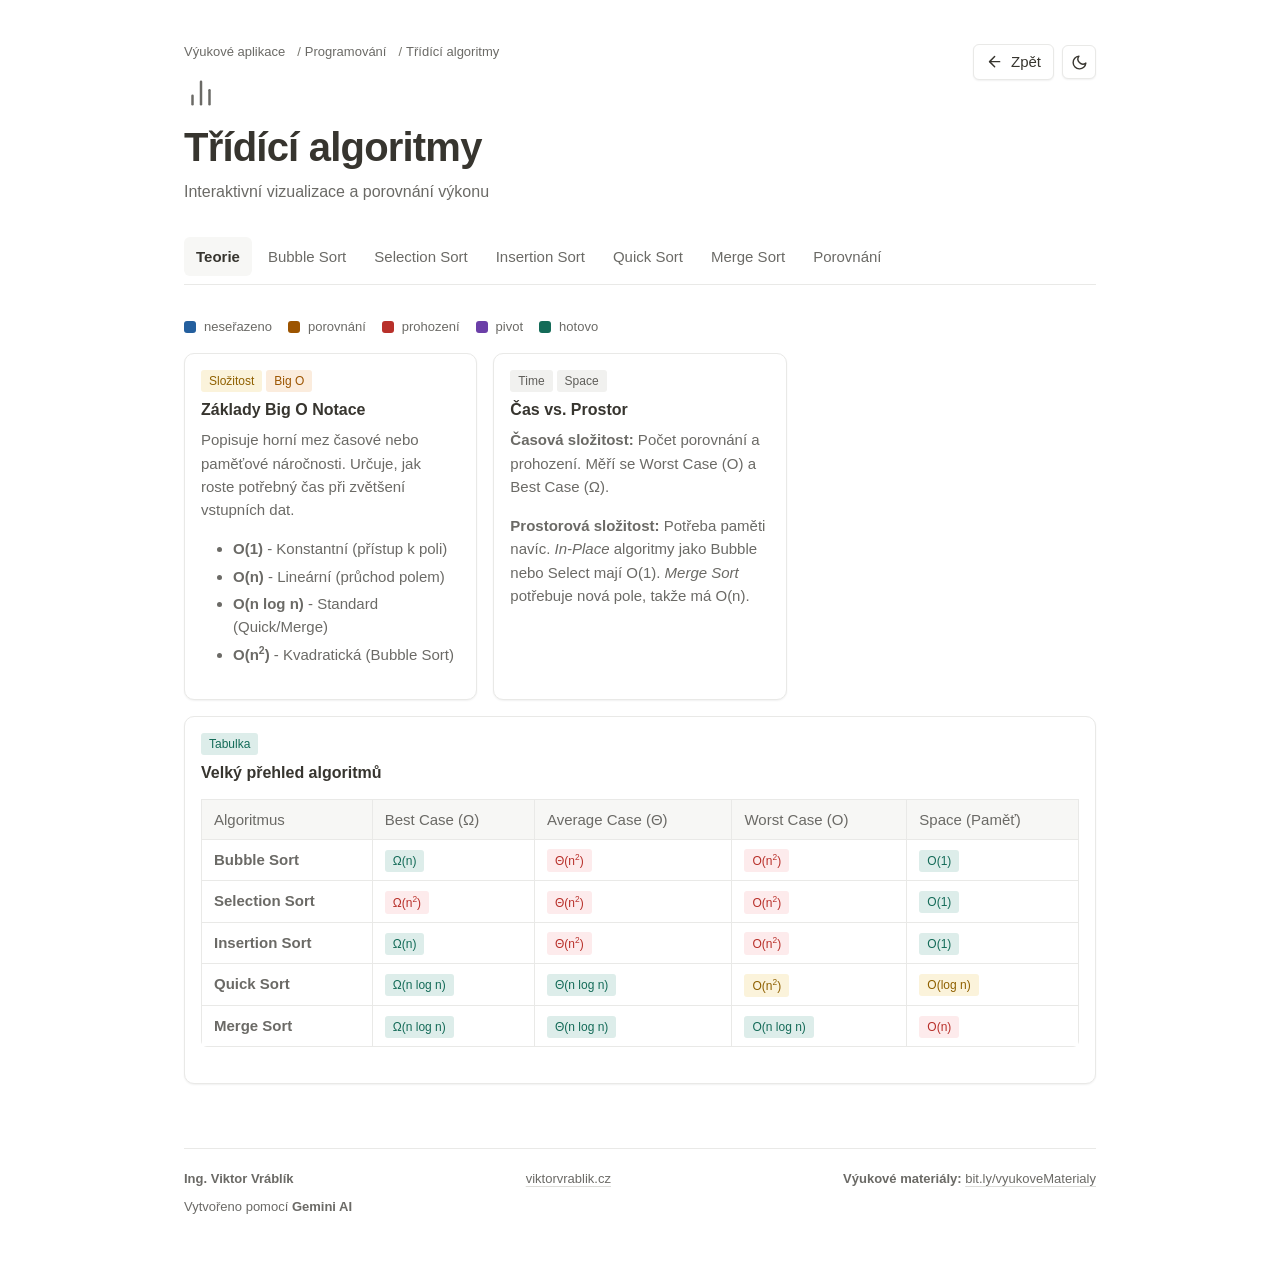
<file: programovani/tridici_algoritmy.html>
<!DOCTYPE html>
<html lang="cs">
<head>
    <meta charset="UTF-8">
    <meta name="viewport" content="width=device-width, initial-scale=1">
    <title>Třídící algoritmy | Výukové aplikace</title>
    <meta name="description" content="Interaktivní vizualizace bubble, selection, insertion, quick a merge sortu včetně porovnání výkonu a přehledu časové a prostorové složitosti.">
    <meta name="author" content="Ing. Viktor Vráblík">
    <meta name="color-scheme" content="light dark">
    <meta name="theme-color" content="#ffffff">
    <link rel="icon" href="../assets/favicon.svg" type="image/svg+xml">
    <meta property="og:type" content="article">
    <meta property="og:locale" content="cs_CZ">
    <meta property="og:title" content="Třídící algoritmy">
    <meta property="og:description" content="Interaktivní vizualizace bubble, selection, insertion, quick a merge sortu včetně porovnání výkonu a přehledu časové a prostorové složitosti.">
    <link rel="stylesheet" href="../assets/style.css">
    <script>
        // Nastaví motiv ještě před vykreslením, aby stránka neproblikla.
        (function () {
            try {
                var t = localStorage.getItem('va-theme');
                if (t !== 'light' && t !== 'dark') {
                    t = window.matchMedia('(prefers-color-scheme: dark)').matches ? 'dark' : 'light';
                }
                document.documentElement.setAttribute('data-theme', t);
            } catch (e) {}
        })();
    </script>
    <style>
        /* --- Specifika stránky --- */

        .algo-layout {
            display: grid;
            grid-template-columns: minmax(0, 1fr) 320px;
            gap: var(--space-6);
            align-items: start;
        }

        .visualizer-box {
            position: relative;
            display: flex;
            align-items: flex-end;
            gap: 2px;
            height: clamp(240px, 45vh, 420px);
            padding: var(--space-4);
            background: var(--surface-sunken);
            border: 1px solid var(--border);
            border-radius: var(--radius-lg);
        }

        .bar {
            flex: 1;
            min-width: 1px;
            background: var(--c-blue);
            border-radius: 2px 2px 0 0;
            transition: height 0.1s linear, background 0.1s linear;
        }
        .bar.compare { background: var(--c-orange); }
        .bar.swap    { background: var(--c-red); }
        .bar.sorted  { background: var(--c-green); }
        .bar.pivot   { background: var(--c-purple); }

        /* Panel s pseudokódem */
        .code-box {
            display: flex;
            flex-direction: column;
            padding: var(--space-4);
            background: var(--surface-sunken);
            border: 1px solid var(--border);
            border-radius: var(--radius-lg);
        }
        .code-box pre {
            margin-top: var(--space-3);
            padding: var(--space-3);
            background: var(--surface);
            border: 1px solid var(--border);
            border-radius: var(--radius-md);
            color: var(--code-text);
        }

        .stats-overlay {
            position: absolute;
            top: var(--space-3);
            left: var(--space-3);
            z-index: 10;
            padding: var(--space-1) var(--space-2);
            font-size: var(--fs-xs);
            color: var(--text-muted);
            background: var(--surface);
            border: 1px solid var(--border);
            border-radius: var(--radius-sm);
            box-shadow: var(--shadow-sm);
        }
        .stats-overlay span { color: var(--text); font-weight: 600; margin-left: var(--space-1); }
        .stats-separator { margin: 0 var(--space-2); color: var(--border-strong); }
        .stats-overlay-battle { top: 0; right: var(--space-3); left: auto; }

        /* Souboj algoritmů */
        .battle-grid {
            display: grid;
            grid-template-columns: repeat(auto-fit, minmax(min(280px, 100%), 1fr));
            gap: var(--space-4);
        }
        .battle-card {
            padding: var(--space-3);
            background: var(--surface);
            border: 1px solid var(--border);
            border-radius: var(--radius-lg);
            box-shadow: var(--shadow-sm);
        }
        .battle-card h3 {
            display: flex;
            justify-content: space-between;
            align-items: baseline;
            gap: var(--space-2);
            margin: 0 0 var(--space-2);
            font-size: var(--fs-base);
        }
        .battle-viz {
            position: relative;
            display: flex;
            align-items: flex-end;
            gap: 1px;
            height: 120px;
            padding: var(--space-1);
            background: var(--surface-sunken);
            border-radius: var(--radius-sm);
        }
        .stats-text { font-size: var(--fs-xs); font-weight: 400; color: var(--text-muted); }

        /* Karta s tabulkou přes celou šířku mřížky */
        .card--full { grid-column: 1 / -1; }
        .card .notion-table { margin-top: var(--space-2); margin-bottom: 0; }

        @media (max-width: 900px) {
            .algo-layout { grid-template-columns: 1fr; }
        }
    </style>
</head>
<body>

<a class="skip-link" href="#obsah">Přeskočit na obsah</a>

<div class="page">

    <header class="site-header">
        <div class="site-header__text">
            <nav class="breadcrumb" aria-label="Drobečková navigace">
                <a href="../index.html">Výukové aplikace</a>
                <span class="breadcrumb__sep" aria-hidden="true">/</span>
                <a href="../index.html#filtry" data-cat="prog">Programování</a>
                <span class="breadcrumb__sep" aria-hidden="true">/</span>
                <span class="breadcrumb__current" aria-current="page">Třídící algoritmy</span>
            </nav>
            <svg class="page-icon" viewBox="0 0 24 24" fill="none" stroke="currentColor" stroke-width="2" stroke-linecap="round" stroke-linejoin="round" aria-hidden="true"><line x1="18" y1="20" x2="18" y2="10"></line><line x1="12" y1="20" x2="12" y2="4"></line><line x1="6" y1="20" x2="6" y2="14"></line></svg>
            <h1>Třídící algoritmy</h1>
            <p class="subtitle">Interaktivní vizualizace a porovnání výkonu</p>
        </div>
        <div class="site-header__actions">
            <a class="btn" href="../index.html">
                <svg class="icon" viewBox="0 0 24 24" fill="none" stroke="currentColor" stroke-width="2" stroke-linecap="round" stroke-linejoin="round" aria-hidden="true"><line x1="19" y1="12" x2="5" y2="12"></line><polyline points="12 19 5 12 12 5"></polyline></svg>
                Zpět
            </a>
            <button class="btn btn--icon theme-toggle" type="button" aria-pressed="false" title="Přepnout na tmavý režim">
                <span class="visually-hidden">Přepnout světlý a tmavý režim</span>
                <svg class="icon icon-moon" viewBox="0 0 24 24" fill="none" stroke="currentColor" stroke-width="2" stroke-linecap="round" stroke-linejoin="round" aria-hidden="true"><path d="M21 12.79A9 9 0 1 1 11.21 3 7 7 0 0 0 21 12.79z"></path></svg>
                <svg class="icon icon-sun" viewBox="0 0 24 24" fill="none" stroke="currentColor" stroke-width="2" stroke-linecap="round" stroke-linejoin="round" aria-hidden="true"><circle cx="12" cy="12" r="5"></circle><line x1="12" y1="1" x2="12" y2="3"></line><line x1="12" y1="21" x2="12" y2="23"></line><line x1="4.22" y1="4.22" x2="5.64" y2="5.64"></line><line x1="18.36" y1="18.36" x2="19.78" y2="19.78"></line><line x1="1" y1="12" x2="3" y2="12"></line><line x1="21" y1="12" x2="23" y2="12"></line><line x1="4.22" y1="19.78" x2="5.64" y2="18.36"></line><line x1="18.36" y1="5.64" x2="19.78" y2="4.22"></line></svg>
            </button>
        </div>
    </header>

<main id="obsah" tabindex="-1">

    <div class="tabs" role="tablist" aria-label="Algoritmy">
        <button class="tab active" type="button" role="tab" id="t-theory" aria-controls="theory" aria-selected="true" tabindex="0" onclick="openTab('theory')">Teorie</button>
        <button class="tab" type="button" role="tab" id="t-bubble" aria-controls="bubble" aria-selected="false" tabindex="-1" onclick="openTab('bubble')">Bubble Sort</button>
        <button class="tab" type="button" role="tab" id="t-select" aria-controls="select" aria-selected="false" tabindex="-1" onclick="openTab('select')">Selection Sort</button>
        <button class="tab" type="button" role="tab" id="t-insert" aria-controls="insert" aria-selected="false" tabindex="-1" onclick="openTab('insert')">Insertion Sort</button>
        <button class="tab" type="button" role="tab" id="t-quick" aria-controls="quick" aria-selected="false" tabindex="-1" onclick="openTab('quick')">Quick Sort</button>
        <button class="tab" type="button" role="tab" id="t-merge" aria-controls="merge" aria-selected="false" tabindex="-1" onclick="openTab('merge')">Merge Sort</button>
        <button class="tab" type="button" role="tab" id="t-battle" aria-controls="battle" aria-selected="false" tabindex="-1" onclick="openTab('battle')">Porovnání</button>
    </div>

    <div class="controls-bar" id="controlsPanel">
        <div class="control-group">
            <label for="globalSize">Prvků</label>
            <input type="number" id="globalSize" value="50" min="10" max="100">
        </div>
        <div class="control-group">
            <label for="globalSpeed">Rychlost</label>
            <input type="range" id="globalSpeed" min="1" max="500" value="50" style="direction: rtl">
        </div>
        
        <div class="buttons">
            <button class="btn" type="button" id="btn-gen" onclick="generateNewArrays()"><svg class="icon" viewBox="0 0 24 24" fill="none" stroke="currentColor" stroke-width="2" stroke-linecap="round" stroke-linejoin="round" aria-hidden="true"><polyline points="23 4 23 10 17 10"></polyline><polyline points="1 20 1 14 7 14"></polyline><path d="M3.51 9a9 9 0 0 1 14.85-3.36L23 10M1 14l4.64 4.36A9 9 0 0 0 20.49 15"></path></svg>Reset</button>
            <button class="btn" type="button" id="btn-step" onclick="triggerStep()" disabled><svg class="icon" viewBox="0 0 24 24" fill="none" stroke="currentColor" stroke-width="2" stroke-linecap="round" stroke-linejoin="round" aria-hidden="true"><polygon points="5 4 15 12 5 20 5 4"></polygon><line x1="19" y1="5" x2="19" y2="19"></line></svg>Krok</button>
            <button class="btn" type="button" id="btn-pause" onclick="togglePause()" disabled><svg class="icon" viewBox="0 0 24 24" fill="none" stroke="currentColor" stroke-width="2" stroke-linecap="round" stroke-linejoin="round" aria-hidden="true"><rect x="6" y="4" width="4" height="16"></rect><rect x="14" y="4" width="4" height="16"></rect></svg>Pauza</button>
            <button class="btn btn--primary" type="button" id="btn-run" onclick="runCurrentTab()"><svg class="icon" viewBox="0 0 24 24" fill="none" stroke="currentColor" stroke-width="2" stroke-linecap="round" stroke-linejoin="round" aria-hidden="true"><polygon points="5 3 19 12 5 21 5 3"></polygon></svg>Spustit</button>
            <button class="btn btn--danger" type="button" id="btn-stop" onclick="stopExecution()" disabled><svg class="icon" viewBox="0 0 24 24" fill="none" stroke="currentColor" stroke-width="2" stroke-linecap="round" stroke-linejoin="round" aria-hidden="true"><rect x="3" y="3" width="18" height="18" rx="2" ry="2"></rect></svg>Stop</button>
        </div>
    </div>

    <div class="legend" aria-label="Význam barev ve vizualizaci">
        <span class="legend__item"><span class="legend__swatch" style="background:var(--c-blue)"></span>neseřazeno</span>
        <span class="legend__item"><span class="legend__swatch" style="background:var(--c-orange)"></span>porovnání</span>
        <span class="legend__item"><span class="legend__swatch" style="background:var(--c-red)"></span>prohození</span>
        <span class="legend__item"><span class="legend__swatch" style="background:var(--c-purple)"></span>pivot</span>
        <span class="legend__item"><span class="legend__swatch" style="background:var(--c-green)"></span>hotovo</span>
    </div>

    <div id="theory" class="tab-content active" role="tabpanel" aria-labelledby="t-theory">
        <div class="card-grid">
            
            <div class="card">
                <div class="tag-container">
                    <span class="tag tag-cs">Složitost</span>
                    <span class="tag tag-math">Big O</span>
                </div>
                <div class="card-title">Základy Big O Notace</div>
                <div class="card-desc">
                    <p>Popisuje horní mez časové nebo paměťové náročnosti. Určuje, jak roste potřebný čas při zvětšení vstupních dat.</p>
                    <ul>
                        <li><strong>O(1)</strong> - Konstantní (přístup k poli)</li>
                        <li><strong>O(n)</strong> - Lineární (průchod polem)</li>
                        <li><strong>O(n log n)</strong> - Standard (Quick/Merge)</li>
                        <li><strong>O(n<sup>2</sup>)</strong> - Kvadratická (Bubble Sort)</li>
                    </ul>
                </div>
            </div>

            <div class="card">
                <div class="tag-container">
                    <span class="tag tag-gray">Time</span>
                    <span class="tag tag-gray">Space</span>
                </div>
                <div class="card-title">Čas vs. Prostor</div>
                <div class="card-desc">
                    <p><strong>Časová složitost:</strong> Počet porovnání a prohození. Měří se Worst Case (O) a Best Case (&Omega;).</p>
                    <p><strong>Prostorová složitost:</strong> Potřeba paměti navíc. <em>In-Place</em> algoritmy jako Bubble nebo Select mají O(1). <em>Merge Sort</em> potřebuje nová pole, takže má O(n).</p>
                </div>
            </div>

            <div class="card card--full">
                <div class="tag-container">
                    <span class="tag tag-physics">Tabulka</span>
                </div>
                <div class="card-title">Velký přehled algoritmů</div>
                <div class="card-desc">
                    <div class="table-wrap"><table class="notion-table">
                        <thead>
                            <tr>
                                <th>Algoritmus</th>
                                <th>Best Case (&Omega;)</th>
                                <th>Average Case (&Theta;)</th>
                                <th>Worst Case (O)</th>
                                <th>Space (Paměť)</th>
                            </tr>
                        </thead>
                        <tbody>
                            <tr>
                                <td><strong>Bubble Sort</strong></td>
                                <td><span class="tag tag-green">&Omega;(n)</span></td>
                                <td><span class="tag tag-red">&Theta;(n<sup>2</sup>)</span></td>
                                <td><span class="tag tag-red">O(n<sup>2</sup>)</span></td>
                                <td><span class="tag tag-green">O(1)</span></td>
                            </tr>
                            <tr>
                                <td><strong>Selection Sort</strong></td>
                                <td><span class="tag tag-red">&Omega;(n<sup>2</sup>)</span></td>
                                <td><span class="tag tag-red">&Theta;(n<sup>2</sup>)</span></td>
                                <td><span class="tag tag-red">O(n<sup>2</sup>)</span></td>
                                <td><span class="tag tag-green">O(1)</span></td>
                            </tr>
                            <tr>
                                <td><strong>Insertion Sort</strong></td>
                                <td><span class="tag tag-green">&Omega;(n)</span></td>
                                <td><span class="tag tag-red">&Theta;(n<sup>2</sup>)</span></td>
                                <td><span class="tag tag-red">O(n<sup>2</sup>)</span></td>
                                <td><span class="tag tag-green">O(1)</span></td>
                            </tr>
                            <tr>
                                <td><strong>Quick Sort</strong></td>
                                <td><span class="tag tag-green">&Omega;(n log n)</span></td>
                                <td><span class="tag tag-green">&Theta;(n log n)</span></td>
                                <td><span class="tag tag-yellow">O(n<sup>2</sup>)</span></td>
                                <td><span class="tag tag-yellow">O(log n)</span></td>
                            </tr>
                            <tr>
                                <td><strong>Merge Sort</strong></td>
                                <td><span class="tag tag-green">&Omega;(n log n)</span></td>
                                <td><span class="tag tag-green">&Theta;(n log n)</span></td>
                                <td><span class="tag tag-green">O(n log n)</span></td>
                                <td><span class="tag tag-red">O(n)</span></td>
                            </tr>
                        </tbody>
                    </table></div>
                </div>
            </div>

        </div>
    </div>

    <div id="bubble" class="tab-content" role="tabpanel" aria-labelledby="t-bubble" hidden>
        <div class="algo-layout">
            <div class="visualizer-box" id="viz-bubble"></div>
            <div class="code-box">
                <div class="card-title">Bubble Sort</div>
                <div class="card-desc">Opakovaně prochází seznam, porovnává sousední prvky a prohazuje je. Největší prvky "bublají" na konec.</div>
<pre>
procedure bubbleSort(A):
n = length(A)
for i from 0 to n-1:
    for j from 0 to n-i-1:
    if A[j] > A[j+1]:
        swap(A[j], A[j+1])
</pre>
            </div>
        </div>
    </div>

    <div id="select" class="tab-content" role="tabpanel" aria-labelledby="t-select" hidden>
        <div class="algo-layout">
            <div class="visualizer-box" id="viz-select"></div>
            <div class="code-box">
                <div class="card-title">Selection Sort</div>
                <div class="card-desc">V každém kroku najde minimum v neseřazené části a prohodí ho na konec seřazené.</div>
<pre>
procedure selectionSort(A):
for i from 0 to n-1:
    min = i
    for j from i+1 to n:
        if A[j] < A[min]:
            min = j
    swap(A[i], A[min])
</pre>
            </div>
        </div>
    </div>

    <div id="insert" class="tab-content" role="tabpanel" aria-labelledby="t-insert" hidden>
        <div class="algo-layout">
            <div class="visualizer-box" id="viz-insert"></div>
            <div class="code-box">
                <div class="card-title">Insertion Sort</div>
                <div class="card-desc">Bere prvek z neseřazené části a vkládá ho na správné místo v seřazené části.</div>
<pre>
procedure insertionSort(A):
    for i from 1 to n-1:
        key = A[i]
        j = i - 1
        while j >= 0 and A[j] > key:
            A[j+1] = A[j]
            j = j - 1
        A[j+1] = key
</pre>
            </div>
        </div>
    </div>

    <div id="quick" class="tab-content" role="tabpanel" aria-labelledby="t-quick" hidden>
        <div class="algo-layout">
            <div class="visualizer-box" id="viz-quick"></div>
            <div class="code-box">
                <div class="card-title">Quick Sort</div>
                <div class="card-desc">Divide & Conquer. Vybere "pivot", rozdělí pole na menší a větší než pivot, a pak rekurzivně řadí.</div>
<pre>
procedure quickSort(A, low, high):
if low < high:
    pi = partition(A, low, high)
    quickSort(A, low, pi-1)
    quickSort(A, pi+1, high)
</pre>
            </div>
        </div>
    </div>

    <div id="merge" class="tab-content" role="tabpanel" aria-labelledby="t-merge" hidden>
        <div class="algo-layout">
            <div class="visualizer-box" id="viz-merge"></div>
            <div class="code-box">
                <div class="card-title">Merge Sort</div>
                <div class="card-desc">Divide & Conquer. Rekurzivně dělí pole na poloviny a pak je slévá (merge) zpět seřazené.</div>
<pre>
procedure mergeSort(A):
if length(A) <= 1: return A
mid = length(A) / 2
L = mergeSort(A[0..mid])
R = mergeSort(A[mid..end])
return merge(L, R)
</pre>
            </div>
        </div>
    </div>

    <div id="battle" class="tab-content" role="tabpanel" aria-labelledby="t-battle" hidden>
        <div class="battle-grid">
            <div class="battle-card">
                <h3>Bubble Sort <span class="stats-text" id="stats-battle-bubble">0 cmp | 0 swap</span></h3>
                <div class="battle-viz" id="viz-battle-bubble"></div>
            </div>
            <div class="battle-card">
                <h3>Selection Sort <span class="stats-text" id="stats-battle-select">0 cmp | 0 swap</span></h3>
                <div class="battle-viz" id="viz-battle-select"></div>
            </div>
            <div class="battle-card">
                <h3>Insertion Sort <span class="stats-text" id="stats-battle-insert">0 cmp | 0 swap</span></h3>
                <div class="battle-viz" id="viz-battle-insert"></div>
            </div>
            <div class="battle-card">
                <h3>Quick Sort <span class="stats-text" id="stats-battle-quick">0 cmp | 0 swap</span></h3>
                <div class="battle-viz" id="viz-battle-quick"></div>
            </div>
            <div class="battle-card">
                <h3>Merge Sort <span class="stats-text" id="stats-battle-merge">0 cmp | 0 swap</span></h3>
                <div class="battle-viz" id="viz-battle-merge"></div>
            </div>
        </div>
    </div>

</main>

    <footer class="site-footer">
        <div class="site-footer__line">
            <span><strong>Ing. Viktor Vráblík</strong></span>
            <span><a href="https://viktorvrablik.cz" target="_blank" rel="noopener">viktorvrablik.cz</a></span>
            <span><strong>Výukové materiály:</strong> <a href="https://viktorvrablik.notion.site/V-ukov-materi-ly-989c7b813ff0494d84d5905f3e5a5e59" target="_blank" rel="noopener">bit.ly/vyukoveMaterialy</a></span>
        </div>
        <div class="site-footer__line">
            <span>Vytvořeno pomocí <b>Gemini AI</b></span>
        </div>
    </footer>

</div>

<script src="../assets/theme.js"></script>
<script>
    // --- GLOBAL STATE ---
    let globalArray = [];
    let isRunning = false;
    let isPaused = false;
    let abortController = null; 
    let stepResolver = null;    
    let activeTab = 'theory';

    const algos = ['bubble', 'select', 'insert', 'quick', 'merge'];

    // --- INITIALIZATION ---
    window.onload = () => {
        generateNewArrays();
        updateButtonState();
    };

    function generateNewArrays() {
        if (isRunning) return;
        let size = parseInt(document.getElementById('globalSize').value);
        if (size > 100) { size = 100; document.getElementById('globalSize').value = 100; }
        if (size < 5) { size = 5; }

        globalArray = Array.from({ length: size }, () => Math.floor(Math.random() * 95) + 5);
        
        algos.forEach(name => {
            render(`viz-${name}`, globalArray);
            render(`viz-battle-${name}`, globalArray);
            const battleStat = document.getElementById(`stats-battle-${name}`);
            if(battleStat) battleStat.innerText = "0 porovnání | 0 prohození";
        });
    }

    // --- TAB SYSTEM ---
    function openTab(tabId) {
        if (isRunning) {
            //if(!confirm("Běží simulace. Chcete ji ukončit a přepnout záložku?")) return;
            stopExecution();
        }
        
        document.querySelectorAll('.tab-content').forEach(el => {
            const on = (el.id === tabId);
            el.classList.toggle('active', on);
            el.hidden = !on;
        });
        activeTab = tabId;

        document.querySelectorAll('.tabs .tab').forEach(btn => {
            const on = btn.getAttribute('aria-controls') === tabId;
            btn.classList.toggle('active', on);
            btn.setAttribute('aria-selected', on ? 'true' : 'false');
            btn.setAttribute('tabindex', on ? '0' : '-1');
        });

        if (algos.includes(tabId)) {
            render(`viz-${tabId}`, globalArray);
        }
        updateButtonState();
    }

    // --- CONTROL LOGIC ---
    function updateButtonState() {
        const btnRun = document.getElementById('btn-run');
        const btnPause = document.getElementById('btn-pause');
        const btnStep = document.getElementById('btn-step');
        const btnStop = document.getElementById('btn-stop');
        const btnGen = document.getElementById('btn-gen');
        const controlPanel = document.getElementById('controlsPanel');
        
        console.log(document.getElementById('globalSpeed').value);

        const isBattle = activeTab === 'battle';

        if (activeTab === 'theory') {
            btnRun.disabled = true;
            btnRun.innerText = "Vyberte algoritmus";
            controlPanel.style.display = 'none';
        } else {
            btnRun.disabled = isRunning;
            btnRun.innerHTML = "<svg class=\"icon\" viewBox=\"0 0 24 24\" fill=\"none\" stroke=\"currentColor\" stroke-width=\"2\" stroke-linecap=\"round\" stroke-linejoin=\"round\" aria-hidden=\"true\"><polygon points=\"5 3 19 12 5 21 5 3\"></polygon></svg>Spustit";
            controlPanel.style.display = 'flex';

        }

        btnGen.disabled = isRunning;
        btnStop.disabled = !isRunning;

        if (isBattle) {
            btnPause.disabled = true;
            btnStep.disabled = true;
            btnPause.innerHTML = "<svg class=\"icon\" viewBox=\"0 0 24 24\" fill=\"none\" stroke=\"currentColor\" stroke-width=\"2\" stroke-linecap=\"round\" stroke-linejoin=\"round\" aria-hidden=\"true\"><rect x=\"6\" y=\"4\" width=\"4\" height=\"16\"></rect><rect x=\"14\" y=\"4\" width=\"4\" height=\"16\"></rect></svg>Pauza";
        } else {
            btnPause.disabled = !isRunning;
            btnStep.disabled = !isPaused || !isRunning;
            
            if(isPaused) {
                btnPause.innerHTML = "<svg class=\"icon\" viewBox=\"0 0 24 24\" fill=\"none\" stroke=\"currentColor\" stroke-width=\"2\" stroke-linecap=\"round\" stroke-linejoin=\"round\" aria-hidden=\"true\"><polygon points=\"5 3 19 12 5 21 5 3\"></polygon></svg>Pokračovat";
            } else {
                btnPause.innerHTML = "<svg class=\"icon\" viewBox=\"0 0 24 24\" fill=\"none\" stroke=\"currentColor\" stroke-width=\"2\" stroke-linecap=\"round\" stroke-linejoin=\"round\" aria-hidden=\"true\"><rect x=\"6\" y=\"4\" width=\"4\" height=\"16\"></rect><rect x=\"14\" y=\"4\" width=\"4\" height=\"16\"></rect></svg>Pauza";
            }
        }
    }

    function runCurrentTab() {
        if (activeTab === 'theory') return;
        isRunning = true;
        isPaused = false;
        abortController = new AbortController();
        updateButtonState();

        if (activeTab === 'battle') { runBattle(); } 
        else { runSingle(activeTab); }
    }

    function togglePause() {
        if (!isRunning || activeTab === 'battle') return;
        isPaused = !isPaused;
        if (!isPaused && stepResolver) {
            stepResolver();
            stepResolver = null;
        }
        updateButtonState();
    }

    function triggerStep() {
        if (activeTab === 'battle') return;
        if (isPaused && stepResolver) {
            stepResolver(); 
        }
    }

    function stopExecution() {
        if (abortController) abortController.abort();
        isRunning = false;
        isPaused = false;
        stepResolver = null;
        setTimeout(() => { generateNewArrays(); updateButtonState(); }, 100);
    }

    async function sleep() {
        const ms = parseInt(500-document.getElementById('globalSpeed').value);
        if (abortController && abortController.signal.aborted) throw new Error("ABORT");

        while (isPaused) {
            await new Promise(resolve => stepResolver = resolve);
            if (abortController && abortController.signal.aborted) throw new Error("ABORT");
            return; 
        }
        await new Promise(resolve => setTimeout(resolve, ms));
        if (abortController && abortController.signal.aborted) throw new Error("ABORT");
    }

    // --- VISUALIZATION ---
function render(containerId, arr, colorIndices = {}, stats = null) {
    const container = document.getElementById(containerId);
    if (!container) return;
    
    container.innerHTML = ''; 
    
    if (stats) {
        // Zkontrolujeme, zda jsme v Battle módu
        if (containerId.includes('battle')) {
            // V Battle módu aktualizujeme pouze text v nadpisu (bez overlaye)
            const statText = document.getElementById(`stats-${containerId.replace('viz-', '')}`);
            if (statText) statText.innerHTML = `${stats.comp} porovnání | ${stats.swaps} prohození`;
        } else {
            // Ve standardním módu vytvoříme overlay štítek
            let statHtml = `Porovnání: <span>${stats.comp}</span> <span class="stats-separator">|</span> Prohození: <span>${stats.swaps}</span>`;
            let overlay = document.createElement('div');
            overlay.className = 'stats-overlay';
            overlay.innerHTML = statHtml;
            container.appendChild(overlay);
        }
    }

    arr.forEach((val, idx) => {
        // ... zbytek tvého kódu pro vykreslování sloupců ...
        const bar = document.createElement('div');
        bar.classList.add('bar');
        bar.style.height = `${val}%`;
        
        if (colorIndices.compare && colorIndices.compare.includes(idx)) bar.classList.add('compare');
        if (colorIndices.swap && colorIndices.swap.includes(idx)) bar.classList.add('swap');
        if (colorIndices.sorted && colorIndices.sorted.includes(idx)) bar.classList.add('sorted');
        if (colorIndices.pivot === idx) bar.classList.add('pivot');
        
        container.appendChild(bar);
    });
}

    // --- ALGORITHMS ---
    async function runSingle(name) {
        let arr = [...globalArray];
        try {
            switch(name) {
                case 'bubble': await bubbleSort(arr, 'viz-bubble'); break;
                case 'select': await selectionSort(arr, 'viz-select'); break;
                case 'insert': await insertionSort(arr, 'viz-insert'); break;
                case 'quick': await quickSort(arr, 'viz-quick'); break;
                case 'merge': await mergeSort(arr, 'viz-merge'); break;
            }
        } catch(e) { if(e.message !== "ABORT") console.error(e); }
        if (isRunning) { isRunning = false; updateButtonState(); }
    }

    async function runBattle() {
        try {
            const p1 = bubbleSort([...globalArray], 'viz-battle-bubble');
            const p2 = selectionSort([...globalArray], 'viz-battle-select');
            const p3 = insertionSort([...globalArray], 'viz-battle-insert');
            const p4 = quickSort([...globalArray], 'viz-battle-quick');
            const p5 = mergeSort([...globalArray], 'viz-battle-merge');
            await Promise.all([p1, p2, p3, p4, p5]);
        } catch(e) { if(e.message !== "ABORT") console.error(e); }
        if (isRunning) { isRunning = false; updateButtonState(); }
    }

    // Implementations (Bubble, Select, Insert, Quick, Merge) - Unchanged Logic
    async function bubbleSort(arr, containerId) {
        let stats = { comp: 0, swaps: 0 }; let n = arr.length; let sorted = [];
        for (let i = 0; i < n; i++) {
            for (let j = 0; j < n - i - 1; j++) {
                stats.comp++; render(containerId, arr, { compare: [j, j+1], sorted: sorted }, stats); await sleep();
                if (arr[j] > arr[j + 1]) {
                    stats.swaps++; [arr[j], arr[j+1]] = [arr[j+1], arr[j]];
                    render(containerId, arr, { swap: [j, j+1], sorted: sorted }, stats); await sleep();
                }
            }
            sorted.push(n - i - 1);
        }
        render(containerId, arr, { sorted: Array.from({length:n}, (_,i)=>i) }, stats);
    }

    async function selectionSort(arr, containerId) {
        let stats = { comp: 0, swaps: 0 }; let n = arr.length; let sorted = [];
        for (let i = 0; i < n; i++) {
            let minIdx = i;
            for (let j = i + 1; j < n; j++) {
                stats.comp++; render(containerId, arr, { compare: [j, minIdx], sorted: sorted, pivot: i }, stats); await sleep();
                if (arr[j] < arr[minIdx]) minIdx = j;
            }
            if (minIdx !== i) {
                stats.swaps++; [arr[i], arr[minIdx]] = [arr[minIdx], arr[i]];
                render(containerId, arr, { swap: [i, minIdx], sorted: sorted }, stats); await sleep();
            }
            sorted.push(i);
        }
        render(containerId, arr, { sorted: Array.from({length:n}, (_,i)=>i) }, stats);
    }

    async function insertionSort(arr, containerId) {
        let stats = { comp: 0, swaps: 0 }; let n = arr.length;
        for (let i = 1; i < n; i++) {
            let key = arr[i]; let j = i - 1;
            render(containerId, arr, { pivot: i, sorted: Array.from({length: i}, (_,k)=>k) }, stats); await sleep();
            while (j >= 0) {
                stats.comp++; render(containerId, arr, { compare: [j], pivot: i, sorted: Array.from({length: i}, (_,k)=>k) }, stats); await sleep();
                if(arr[j] > key) {
                    stats.swaps++; arr[j + 1] = arr[j]; j = j - 1;
                    render(containerId, arr, { swap: [j+1], sorted: Array.from({length: i}, (_,k)=>k) }, stats); await sleep();
                } else break;
            }
            arr[j + 1] = key;
        }
        render(containerId, arr, { sorted: Array.from({length:n}, (_,i)=>i) }, stats);
    }

    async function quickSort(arr, containerId) {
        let stats = { comp: 0, swaps: 0 };
        async function partition(low, high) {
            let pivot = arr[high]; let i = (low - 1);
            for (let j = low; j <= high - 1; j++) {
                stats.comp++; render(containerId, arr, { compare: [j], pivot: high, swap: [i] }, stats); await sleep();
                if (arr[j] < pivot) {
                    i++; stats.swaps++; [arr[i], arr[j]] = [arr[j], arr[i]];
                    render(containerId, arr, { swap: [i, j], pivot: high }, stats); await sleep();
                }
            }
            stats.swaps++; [arr[i + 1], arr[high]] = [arr[high], arr[i + 1]];
            render(containerId, arr, { swap: [i+1, high] }, stats); await sleep();
            return (i + 1);
        }
        async function sort(low, high) {
            if (low < high) {
                let pi = await partition(low, high);
                await sort(low, pi - 1); await sort(pi + 1, high);
            }
        }
        await sort(0, arr.length - 1);
        render(containerId, arr, { sorted: Array.from({length:arr.length}, (_,i)=>i) }, stats);
    }

    async function mergeSort(arr, containerId) {
        let stats = { comp: 0, swaps: 0 };
        async function merge(l, m, r) {
            let n1 = m - l + 1; let n2 = r - m;
            let L = new Array(n1); let R = new Array(n2);
            for (let i = 0; i < n1; i++) L[i] = arr[l + i];
            for (let j = 0; j < n2; j++) R[j] = arr[m + 1 + j];
            let i = 0, j = 0, k = l;
            while (i < n1 && j < n2) {
                stats.comp++; stats.swaps++; 
                render(containerId, arr, { compare: [l+i, m+1+j], pivot: k }, stats); await sleep();
                if (L[i] <= R[j]) { arr[k] = L[i]; i++; } else { arr[k] = R[j]; j++; }
                k++; render(containerId, arr, { swap: [k-1] }, stats);
            }
            while (i < n1) { stats.swaps++; arr[k] = L[i]; i++; k++; render(containerId, arr, { swap: [k-1] }, stats); await sleep(); }
            while (j < n2) { stats.swaps++; arr[k] = R[j]; j++; k++; render(containerId, arr, { swap: [k-1] }, stats); await sleep(); }
        }
        async function sort(l, r) {
            if (l >= r) return;
            let m = l + parseInt((r - l) / 2);
            await sort(l, m); await sort(m + 1, r); await merge(l, m, r);
        }
        await sort(0, arr.length - 1);
        render(containerId, arr, { sorted: Array.from({length:arr.length}, (_,i)=>i) }, stats);
    }
</script>
<script>
    /* Ovládání záložek šipkami */
    document.querySelectorAll('.tabs[role="tablist"]').forEach(function (bar) {
        bar.addEventListener('keydown', function (e) {
            if (['ArrowRight', 'ArrowLeft', 'Home', 'End'].indexOf(e.key) === -1) return;
            var tabs = Array.prototype.slice.call(bar.querySelectorAll('.tab:not(:disabled)'));
            var i = tabs.indexOf(document.activeElement);
            if (i === -1) return;
            e.preventDefault();
            var next = e.key === 'Home' ? 0
                : e.key === 'End' ? tabs.length - 1
                : (i + (e.key === 'ArrowRight' ? 1 : tabs.length - 1)) % tabs.length;
            tabs[next].focus();
            tabs[next].click();
        });
    });
</script>
</body>
</html>
</file>
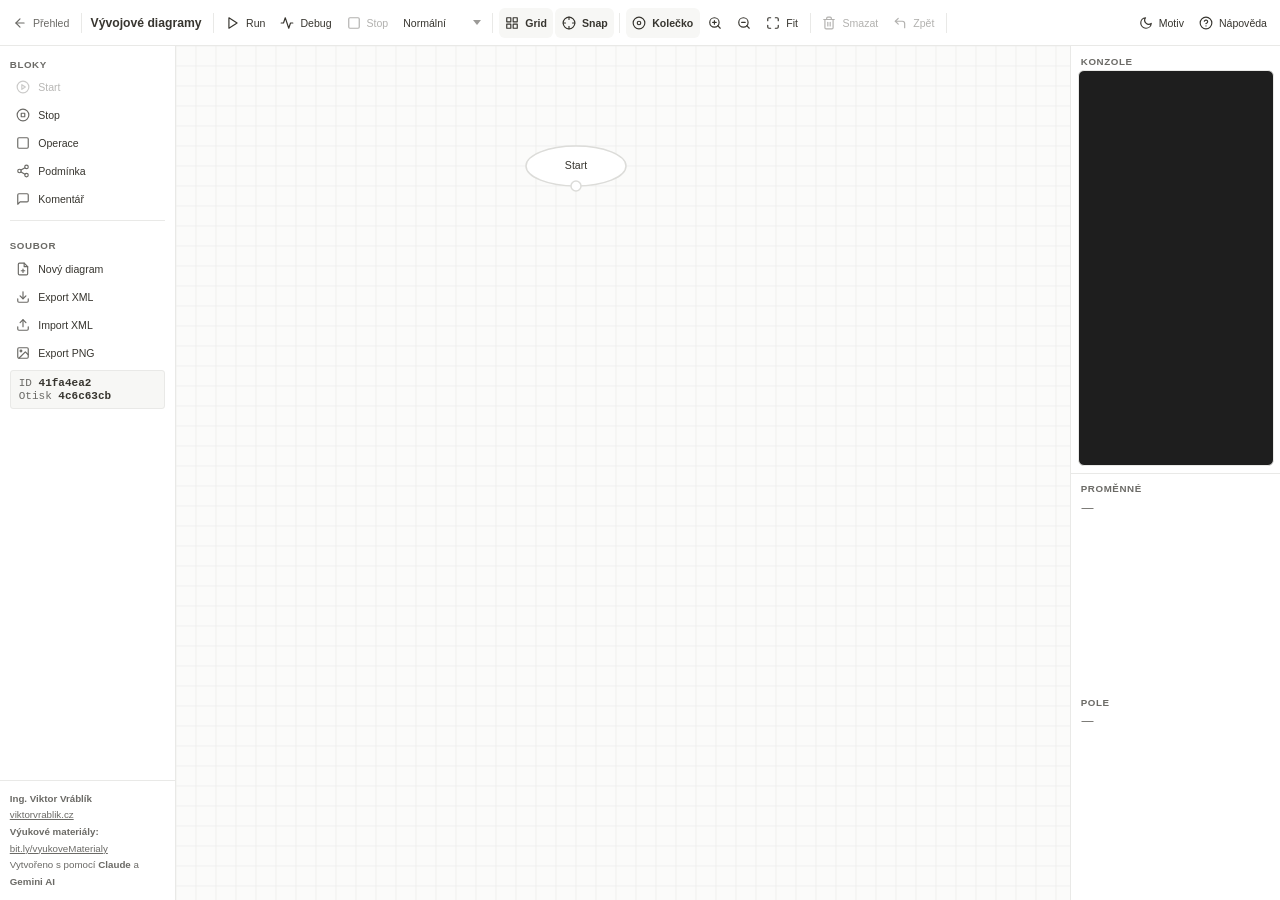
<file: programovani/vyvojove_diagramy.html>
<!DOCTYPE html>
<html lang="cs">
<head>
<meta charset="UTF-8"/>
<meta name="viewport" content="width=device-width,initial-scale=1"/>
<title>Editor vývojových diagramů | Výukové aplikace</title>
<meta name="description" content="Interaktivní editor vývojových diagramů s krokovacím laděním, konzolí, proměnnými a exportem do XML nebo PNG. Určeno pro počítač."/>
<meta name="author" content="Ing. Viktor Vráblík"/>
<meta name="color-scheme" content="light dark"/>
<meta name="theme-color" content="#ffffff"/>
<link rel="icon" href="../assets/favicon.svg" type="image/svg+xml"/>
<link rel="stylesheet" href="../assets/tokens.css"/>
<script>
  // Nastaví motiv ještě před vykreslením, aby editor neproblikl.
  (function () {
    try {
      var t = localStorage.getItem('va-theme');
      if (t !== 'light' && t !== 'dark') {
        t = window.matchMedia('(prefers-color-scheme: dark)').matches ? 'dark' : 'light';
      }
      document.documentElement.setAttribute('data-theme', t);
    } catch (e) {}
  })();
</script>
<style>
/* ==========================================================================
   Editor vývojových diagramů
   Barvy, typografie a odstupy přebírá ze sdílených tokenů (assets/tokens.css).
   ========================================================================== */

*{box-sizing:border-box;margin:0;padding:0;}
html,body{width:100%;height:100%;overflow:hidden;
  font-family:var(--font-sans);
  background:var(--bg);color:var(--text);font-size:var(--fs-sm);}
#app{display:flex;flex-direction:column;width:100vw;height:100vh;}

/* --- Horní lišta --- */
#toolbar{display:flex;align-items:center;gap:2px;padding:0 var(--space-2);height:46px;min-height:46px;
  flex-shrink:0;border-bottom:1px solid var(--border);background:var(--bg);overflow-x:auto;
  -webkit-user-select:none;user-select:none;}
#toolbar-title{font-size:var(--fs-base);font-weight:600;padding:0 var(--space-2) 0 var(--space-1);flex-shrink:0;}
.tsep{width:1px;height:20px;background:var(--border);flex-shrink:0;margin:0 var(--space-1);}
.tbtn{display:inline-flex;align-items:center;gap:6px;padding:var(--space-1) var(--space-2);
  min-height:30px;border-radius:var(--radius-md);
  border:none;background:transparent;color:var(--text);font-family:inherit;font-size:var(--fs-sm);
  font-weight:500;cursor:pointer;white-space:nowrap;flex-shrink:0;text-decoration:none;
  transition:background var(--dur-fast) var(--ease),color var(--dur-fast) var(--ease);}
.tbtn:hover:not(:disabled){background:var(--hover-bg);}
.tbtn.active{background:var(--hover-bg);font-weight:600;}
.tbtn:disabled{opacity:.38;cursor:not-allowed;}
.tbtn:focus-visible{outline:2px solid var(--accent);outline-offset:2px;}
.tbtn--back{color:var(--text-muted);}
.tbtn--right{margin-left:auto;}
select.tbtn{appearance:none;padding-right:20px;cursor:pointer;
  background-image:url("data:image/svg+xml,%3Csvg xmlns='http://www.w3.org/2000/svg' width='8' height='5'%3E%3Cpath d='M0 0l4 5 4-5z' fill='%239b9a97'/%3E%3C/svg%3E");
  background-repeat:no-repeat;background-position:right 6px center;}

.tbtn .icon, .pal-item .icon, .tbtn--back .icon, #hbody .icon {
  display: inline-block;
  width: 14px; height: 14px; flex-shrink: 0;
  fill: none; stroke: currentColor; stroke-width: 2;
  stroke-linecap: round; stroke-linejoin: round;
}
.pal-item .icon { color: var(--text-muted); }

/* Ikona přepínače motivu */
.theme-toggle svg{width:15px;height:15px;}
.theme-toggle .icon-sun{display:none;}
.theme-toggle .icon-moon{display:block;}
:root[data-theme="dark"] .theme-toggle .icon-sun{display:block;}
:root[data-theme="dark"] .theme-toggle .icon-moon{display:none;}

/* --- Pracovní plocha --- */
#workspace{display:flex;flex:1;min-height:0;overflow:hidden;}
#sidebar{width:176px;min-width:176px;flex-shrink:0;border-right:1px solid var(--border);
  background:var(--bg);display:flex;flex-direction:column;overflow:hidden;
  -webkit-user-select:none;user-select:none;}
.sb-head{font-size:var(--fs-xs);font-weight:600;letter-spacing:var(--tracking-wide);text-transform:uppercase;
  color:var(--text-muted);padding:var(--space-4) var(--space-3) var(--space-1);}
.pal-item{display:flex;align-items:center;gap:8px;padding:6px var(--space-3);border-radius:var(--radius-sm);
  margin:1px var(--space-2);cursor:pointer;font-size:var(--fs-sm);color:var(--text);
  transition:background var(--dur-fast) var(--ease);}
.pal-item:hover{background:var(--hover-bg);}
.pal-item.disabled{opacity:.35;cursor:not-allowed;}
.sb-div{border:none;border-top:1px solid var(--border);margin:var(--space-2) var(--space-3);}
#doc-meta{display:flex;flex-direction:column;gap:1px;margin:var(--space-1) var(--space-3) 0;padding:6px 8px;
  border:1px solid var(--border);border-radius:var(--radius-sm);background:var(--surface-sunken);
  font-family:var(--font-mono);font-size:11px;color:var(--text-muted);cursor:default;}
#doc-meta b{color:var(--text);font-weight:600;}
#sb-footer{margin-top:auto;border-top:1px solid var(--border);padding:var(--space-3);
  font-size:var(--fs-xs);color:var(--text-muted);line-height:1.7;}
#sb-footer a{color:var(--text-muted);}

/* --- Plátno --- */
#cw{flex:1;position:relative;overflow:hidden;background:var(--bg-sunken);cursor:default;
  -webkit-user-select:none;user-select:none;}
svg#cvs{position:absolute;inset:0;width:100%;height:100%;display:block;}
.grid-ln{stroke:var(--border);stroke-width:.6;}
.blk-shape{fill:var(--surface);stroke:var(--border-strong);stroke-width:1.5;}
.blk-shape.sel{stroke:var(--accent);stroke-width:2;fill:var(--accent-soft);}
.blk-shape.exec{fill:var(--c-green-bg);stroke:var(--c-green);stroke-width:2;}
.blk-shape.editing{stroke:var(--accent);stroke-width:2;}
.blk-shape.err{fill:var(--c-red-bg);stroke:var(--c-red);stroke-width:2;}
.blk-txt{font-size:var(--fs-sm);fill:var(--text);pointer-events:none;dominant-baseline:middle;
  text-anchor:middle;font-family:var(--font-sans);}
.conn-dot{fill:var(--surface);stroke:var(--border-strong);stroke-width:1.5;cursor:crosshair;}
.conn-dot:hover{fill:var(--accent);stroke:var(--accent);}
.conn-lbl{font-size:10px;fill:var(--text-muted);pointer-events:none;dominant-baseline:middle;}
.arrow{fill:none;stroke:var(--border-strong);stroke-width:1.5;cursor:pointer;pointer-events:none;}
.arrow.sel{stroke:var(--accent);stroke-width:2.5;}
.arrow-hit{fill:none;stroke:transparent;stroke-width:12;cursor:pointer;}
.wp-dot{fill:var(--border);stroke:var(--surface);stroke-width:2;cursor:move;}
#selbox{fill:var(--selection);stroke:var(--accent);stroke-width:1;pointer-events:none;display:none;}
.tmp-ln{fill:none;stroke:var(--text-faint);stroke-width:1.5;stroke-dasharray:5,4;pointer-events:none;}

/* Tlačítko pro prohození větví podmínky */
.swap-bg{fill:var(--surface);stroke:var(--accent);stroke-width:1.5;}
.swap-ic{fill:none;stroke:var(--accent);stroke-width:2;stroke-linecap:round;
  stroke-linejoin:round;pointer-events:none;}

/* Hroty šipek se barví podle motivu */
#arr polygon{fill:var(--text);}
#arr-sel polygon{fill:var(--accent);}

#blk-editor{
  position:absolute;
  display:none;
  pointer-events:auto;
  z-index:10;
  background:transparent;
  border:none;
  outline:none;
  font-family:var(--font-sans);
  font-size:var(--fs-sm);
  color:var(--text);
  text-align:center;
  padding:0 6px;
  -webkit-user-select:text;
  user-select:text;
  overflow:hidden;
  resize:none;
}

/* --- Pravý panel --- */
#rp{width:210px;min-width:210px;flex-shrink:0;border-left:1px solid var(--border);
  background:var(--bg);display:flex;flex-direction:column;overflow:hidden;}
.rp-head{font-size:var(--fs-xs);font-weight:600;letter-spacing:var(--tracking-wide);text-transform:uppercase;
  color:var(--text-muted);padding:var(--space-3) var(--space-3) var(--space-1);flex-shrink:0;}
#con-wrap{flex:1;min-height:0;display:flex;flex-direction:column;overflow:hidden;
  border-bottom:1px solid var(--border);}
#con-box{flex:1;min-height:0;overflow-y:auto;margin:0 var(--space-2) var(--space-2);
  background:#1e1e1e;border:1px solid var(--border);border-radius:var(--radius-md);padding:var(--space-2);}
.cl{font-size:11px;font-family:var(--font-mono);
  line-height:1.65;white-space:pre-wrap;word-break:break-all;}
.c-out{color:#4ec9b0;}.c-in{color:#9cdcfe;}.c-sys{color:#569cd6;}.c-err{color:#f48771;}.c-warn{color:#dcdcaa;}
#inp-row{display:none;flex-direction:column;gap:3px;padding:6px var(--space-2);
  border-top:1px solid var(--border);flex-shrink:0;}
#inp-row label{font-size:11px;color:var(--c-orange);font-weight:600;}
#usr-inp{width:100%;padding:5px 8px;border:1px solid var(--border);border-radius:var(--radius-sm);
  font-size:12px;font-family:var(--font-mono);outline:none;background:var(--surface);color:var(--text);
  -webkit-user-select:text;user-select:text;}
#usr-inp:focus{border-color:var(--accent);box-shadow:0 0 0 3px var(--selection);}
#vars-wrap{flex:1;min-height:0;display:flex;flex-direction:column;overflow:hidden;}
.rp-scroll{flex:1;min-height:0;overflow-y:auto;padding:0 var(--space-2) var(--space-2);}
.var-row{display:flex;justify-content:space-between;gap:4px;
  font-size:12px;font-family:var(--font-mono);padding:2px 4px;border-bottom:1px solid var(--border);}
.vn{color:var(--accent);font-weight:600;flex-shrink:0;}
.vv{color:var(--text);word-break:break-all;text-align:right;}
.arr-blk{margin-bottom:7px;padding:0 4px;}
.an{font-size:11px;font-weight:600;color:var(--text-muted);font-family:var(--font-mono);padding-bottom:3px;}
.acells{display:flex;flex-wrap:wrap;gap:2px;}
.acell{background:var(--surface-sunken);border:1px solid var(--border);border-radius:2px;
  padding:1px 4px;font-size:11px;font-family:var(--font-mono);}
.empty{font-size:12px;color:var(--text-muted);padding:3px 4px;}

/* --- Nápověda --- */
#hmodal{position:fixed;inset:0;background:rgba(0,0,0,.4);z-index:var(--z-modal);
  display:none;align-items:center;justify-content:center;}
#hmodal.open{display:flex;}
#hbox{background:var(--bg);border:1px solid var(--border);border-radius:var(--radius-lg);
  box-shadow:var(--shadow-lg);
  width:min(720px,94vw);max-height:88vh;display:flex;flex-direction:column;}
#hbox header{display:flex;justify-content:space-between;align-items:center;
  padding:var(--space-4) var(--space-5) var(--space-3);border-bottom:1px solid var(--border);}
#hbox header h2{font-size:var(--fs-lg);font-weight:700;letter-spacing:var(--tracking-tight);}
#hbody{overflow-y:auto;padding:var(--space-4) var(--space-5);font-size:var(--fs-sm);line-height:1.7;
  -webkit-user-select:text;user-select:text;}
#hbody h3{font-size:var(--fs-base);font-weight:700;margin:var(--space-4) 0 var(--space-2);
  border-bottom:1px solid var(--border);padding-bottom:4px;color:var(--accent);}
#hbody h3:first-child{margin-top:0;}
#hbody .icon{vertical-align:-3px;}
#hbody code{font-family:var(--font-mono);
  background:var(--surface-sunken);padding:2px 6px;border-radius:var(--radius-sm);
  color:var(--code-text);font-size:.9em;}
#hbody ul{padding-left:18px;margin-bottom:var(--space-2);}
#hbody li{margin-bottom:4px;}
.info-blk{background:var(--surface-sunken);border:1px solid var(--border);border-left:3px solid var(--accent);
  border-radius:var(--radius-md);padding:var(--space-3);margin:var(--space-2) 0;line-height:1.65;}
a{color:var(--text);}
</style>
</head>
<body>
<div id="app">
<div id="toolbar">
  <a class="tbtn tbtn--back" href="../index.html" title="Zpět na přehled aplikací"><svg class="icon" viewBox="0 0 24 24" fill="none" stroke="currentColor" stroke-width="2" stroke-linecap="round" stroke-linejoin="round" aria-hidden="true"><line x1="19" y1="12" x2="5" y2="12"></line><polyline points="12 19 5 12 12 5"></polyline></svg>Přehled</a>
  <div class="tsep"></div>
  <span id="toolbar-title">Vývojové diagramy</span>
  <div class="tsep"></div>
  <button class="tbtn" id="btn-run"><svg class="icon" viewBox="0 0 24 24" fill="none" stroke="currentColor" stroke-width="2" stroke-linecap="round" stroke-linejoin="round" aria-hidden="true"><polygon points="5 3 19 12 5 21 5 3"></polygon></svg>Run</button>
  <button class="tbtn" id="btn-debug"><svg class="icon" viewBox="0 0 24 24" fill="none" stroke="currentColor" stroke-width="2" stroke-linecap="round" stroke-linejoin="round" aria-hidden="true"><polyline points="22 12 18 12 15 21 9 3 6 12 2 12"></polyline></svg>Debug</button>
  <button class="tbtn" id="btn-stop" disabled><svg class="icon" viewBox="0 0 24 24" fill="none" stroke="currentColor" stroke-width="2" stroke-linecap="round" stroke-linejoin="round" aria-hidden="true"><rect x="3" y="3" width="18" height="18" rx="2" ry="2"></rect></svg>Stop</button>
  <select class="tbtn" id="sel-speed">
    <option value="100">Velmi rychlá</option><option value="300">Rychlá</option>
    <option value="500" selected>Normální</option><option value="1000">Pomalá</option>
    <option value="2000">Velmi pomalá</option>
  </select>
  <div class="tsep"></div>
  <button class="tbtn active" id="btn-grid"><svg class="icon" viewBox="0 0 24 24" fill="none" stroke="currentColor" stroke-width="2" stroke-linecap="round" stroke-linejoin="round" aria-hidden="true"><rect x="3" y="3" width="7" height="7"></rect><rect x="14" y="3" width="7" height="7"></rect><rect x="14" y="14" width="7" height="7"></rect><rect x="3" y="14" width="7" height="7"></rect></svg>Grid</button>
  <button class="tbtn active" id="btn-snap"><svg class="icon" viewBox="0 0 24 24" fill="none" stroke="currentColor" stroke-width="2" stroke-linecap="round" stroke-linejoin="round" aria-hidden="true"><circle cx="12" cy="12" r="10"></circle><line x1="22" y1="12" x2="18" y2="12"></line><line x1="6" y1="12" x2="2" y2="12"></line><line x1="12" y1="6" x2="12" y2="2"></line><line x1="12" y1="22" x2="12" y2="18"></line></svg>Snap</button>
  <div class="tsep"></div>
  <button class="tbtn active" id="btn-wheel" title="Zapnout/vypnout scrollování kolečkem myši"><svg class="icon" viewBox="0 0 24 24" fill="none" stroke="currentColor" stroke-width="2" stroke-linecap="round" stroke-linejoin="round" aria-hidden="true"><circle cx="12" cy="12" r="10"></circle><circle cx="12" cy="12" r="3"></circle></svg>Kolečko</button>
  <button class="tbtn" id="btn-zoomin" title="Přiblížit"><svg class="icon" viewBox="0 0 24 24" fill="none" stroke="currentColor" stroke-width="2" stroke-linecap="round" stroke-linejoin="round" aria-hidden="true"><circle cx="11" cy="11" r="8"></circle><line x1="21" y1="21" x2="16.65" y2="16.65"></line><line x1="11" y1="8" x2="11" y2="14"></line><line x1="8" y1="11" x2="14" y2="11"></line></svg></button>
  <button class="tbtn" id="btn-zoomout" title="Oddálit"><svg class="icon" viewBox="0 0 24 24" fill="none" stroke="currentColor" stroke-width="2" stroke-linecap="round" stroke-linejoin="round" aria-hidden="true"><circle cx="11" cy="11" r="8"></circle><line x1="21" y1="21" x2="16.65" y2="16.65"></line><line x1="8" y1="11" x2="14" y2="11"></line></svg></button>
  <button class="tbtn" id="btn-fit" title="Zobrazit celý diagram"><svg class="icon" viewBox="0 0 24 24" fill="none" stroke="currentColor" stroke-width="2" stroke-linecap="round" stroke-linejoin="round" aria-hidden="true"><path d="M8 3H5a2 2 0 0 0-2 2v3m18 0V5a2 2 0 0 0-2-2h-3m0 18h3a2 2 0 0 0 2-2v-3M3 16v3a2 2 0 0 0 2 2h3"></path></svg>Fit</button>
  <div class="tsep"></div>
  <button class="tbtn" id="btn-del" disabled><svg class="icon" viewBox="0 0 24 24" fill="none" stroke="currentColor" stroke-width="2" stroke-linecap="round" stroke-linejoin="round" aria-hidden="true"><polyline points="3 6 5 6 21 6"></polyline><path d="M19 6v14a2 2 0 0 1-2 2H7a2 2 0 0 1-2-2V6m3 0V4a2 2 0 0 1 2-2h4a2 2 0 0 1 2 2v2"></path><line x1="10" y1="11" x2="10" y2="17"></line><line x1="14" y1="11" x2="14" y2="17"></line></svg>Smazat</button>
  <button class="tbtn" id="btn-editpath" style="display:none"><svg class="icon" viewBox="0 0 24 24" fill="none" stroke="currentColor" stroke-width="2" stroke-linecap="round" stroke-linejoin="round" aria-hidden="true"><path d="M17 3a2.828 2.828 0 1 1 4 4L7.5 20.5 2 22l1.5-5.5L17 3z"></path></svg>Edit Path</button>
  <button class="tbtn" id="btn-undo" disabled><svg class="icon" viewBox="0 0 24 24" fill="none" stroke="currentColor" stroke-width="2" stroke-linecap="round" stroke-linejoin="round" aria-hidden="true"><polyline points="9 14 4 9 9 4"></polyline><path d="M20 20v-7a4 4 0 0 0-4-4H4"></path></svg>Zpět</button>
  <div class="tsep"></div>
  <button class="tbtn tbtn--right theme-toggle" type="button" aria-pressed="false" title="Přepnout na tmavý režim"><svg class="icon icon-moon" viewBox="0 0 24 24" fill="none" stroke="currentColor" stroke-width="2" stroke-linecap="round" stroke-linejoin="round" aria-hidden="true"><path d="M21 12.79A9 9 0 1 1 11.21 3 7 7 0 0 0 21 12.79z"></path></svg><svg class="icon icon-sun" viewBox="0 0 24 24" fill="none" stroke="currentColor" stroke-width="2" stroke-linecap="round" stroke-linejoin="round" aria-hidden="true"><circle cx="12" cy="12" r="5"></circle><line x1="12" y1="1" x2="12" y2="3"></line><line x1="12" y1="21" x2="12" y2="23"></line><line x1="4.22" y1="4.22" x2="5.64" y2="5.64"></line><line x1="18.36" y1="18.36" x2="19.78" y2="19.78"></line><line x1="1" y1="12" x2="3" y2="12"></line><line x1="21" y1="12" x2="23" y2="12"></line><line x1="4.22" y1="19.78" x2="5.64" y2="18.36"></line><line x1="18.36" y1="5.64" x2="19.78" y2="4.22"></line></svg>Motiv</button>
  <button class="tbtn" id="btn-help"><svg class="icon" viewBox="0 0 24 24" fill="none" stroke="currentColor" stroke-width="2" stroke-linecap="round" stroke-linejoin="round" aria-hidden="true"><circle cx="12" cy="12" r="10"></circle><path d="M9.09 9a3 3 0 0 1 5.83 1c0 2-3 3-3 3"></path><line x1="12" y1="17" x2="12.01" y2="17"></line></svg>Nápověda</button>
</div>
<div id="workspace">
  <div id="sidebar">
    <div class="sb-head">Bloky</div>
    <div class="pal-item" data-type="start" id="pal-start"><svg class="icon" viewBox="0 0 24 24" fill="none" stroke="currentColor" stroke-width="2" stroke-linecap="round" stroke-linejoin="round" aria-hidden="true"><circle cx="12" cy="12" r="10"></circle><polygon points="10 8 16 12 10 16 10 8"></polygon></svg>Start</div>
    <div class="pal-item" data-type="stop"><svg class="icon" viewBox="0 0 24 24" fill="none" stroke="currentColor" stroke-width="2" stroke-linecap="round" stroke-linejoin="round" aria-hidden="true"><circle cx="12" cy="12" r="10"></circle><rect x="9" y="9" width="6" height="6"></rect></svg>Stop</div>
    <div class="pal-item" data-type="operation"><svg class="icon" viewBox="0 0 24 24" fill="none" stroke="currentColor" stroke-width="2" stroke-linecap="round" stroke-linejoin="round" aria-hidden="true"><rect x="3" y="3" width="18" height="18" rx="2" ry="2"></rect></svg>Operace</div>
    <div class="pal-item" data-type="condition"><svg class="icon" viewBox="0 0 24 24" fill="none" stroke="currentColor" stroke-width="2" stroke-linecap="round" stroke-linejoin="round" aria-hidden="true"><circle cx="18" cy="5" r="3"></circle><circle cx="6" cy="12" r="3"></circle><circle cx="18" cy="19" r="3"></circle><line x1="8.59" y1="13.51" x2="15.42" y2="17.49"></line><line x1="15.41" y1="6.51" x2="8.59" y2="10.49"></line></svg>Podmínka</div>
    <div class="pal-item" data-type="comment"><svg class="icon" viewBox="0 0 24 24" fill="none" stroke="currentColor" stroke-width="2" stroke-linecap="round" stroke-linejoin="round" aria-hidden="true"><path d="M21 15a2 2 0 0 1-2 2H7l-4 4V5a2 2 0 0 1 2-2h14a2 2 0 0 1 2 2z"></path></svg>Komentář</div>
    <hr class="sb-div"/>
    <div class="sb-head">Soubor</div>
    <div class="pal-item" id="pal-new"><svg class="icon" viewBox="0 0 24 24" fill="none" stroke="currentColor" stroke-width="2" stroke-linecap="round" stroke-linejoin="round" aria-hidden="true"><path d="M14 2H6a2 2 0 0 0-2 2v16a2 2 0 0 0 2 2h12a2 2 0 0 0 2-2V8z"></path><polyline points="14 2 14 8 20 8"></polyline><line x1="12" y1="18" x2="12" y2="12"></line><line x1="9" y1="15" x2="15" y2="15"></line></svg>Nový diagram</div>
    <div class="pal-item" id="pal-export-xml"><svg class="icon" viewBox="0 0 24 24" fill="none" stroke="currentColor" stroke-width="2" stroke-linecap="round" stroke-linejoin="round" aria-hidden="true"><path d="M21 15v4a2 2 0 0 1-2 2H5a2 2 0 0 1-2-2v-4"></path><polyline points="7 10 12 15 17 10"></polyline><line x1="12" y1="15" x2="12" y2="3"></line></svg>Export XML</div>
    <div class="pal-item" id="pal-import-xml"><svg class="icon" viewBox="0 0 24 24" fill="none" stroke="currentColor" stroke-width="2" stroke-linecap="round" stroke-linejoin="round" aria-hidden="true"><path d="M21 15v4a2 2 0 0 1-2 2H5a2 2 0 0 1-2-2v-4"></path><polyline points="17 8 12 3 7 8"></polyline><line x1="12" y1="3" x2="12" y2="15"></line></svg>Import XML<input type="file" id="xml-file" accept=".xml" style="display:none"/></div>
    <div class="pal-item" id="pal-export-png"><svg class="icon" viewBox="0 0 24 24" fill="none" stroke="currentColor" stroke-width="2" stroke-linecap="round" stroke-linejoin="round" aria-hidden="true"><rect x="3" y="3" width="18" height="18" rx="2" ry="2"></rect><circle cx="8.5" cy="8.5" r="1.5"></circle><polyline points="21 15 16 10 5 21"></polyline></svg>Export PNG</div>
    <div id="doc-meta" title="ID diagramu a otisk jeho obsahu — stejné údaje se zapisují do exportu XML i PNG"></div>
    <div id="sb-footer"><strong>Ing. Viktor Vráblík</strong>
      <br> <a href="https://viktorvrablik.cz" target="_blank" rel="noopener">viktorvrablik.cz</a> 
      <br><span><strong>Výukové materiály:</strong> <a href="https://viktorvrablik.notion.site/V-ukov-materi-ly-989c7b813ff0494d84d5905f3e5a5e59" target="_blank" rel="noopener">bit.ly/vyukoveMaterialy</a></span>
      <br> <span>Vytvořeno s pomocí <b>Claude</b> a <b>Gemini AI</b></span>
    </div>
  </div>
  <div id="cw">
    <svg id="cvs" xmlns="http://www.w3.org/2000/svg">
      <defs>
        <marker id="arr" markerWidth="7" markerHeight="7" refX="6" refY="3" orient="auto"><polygon points="0 0,7 3,0 6" fill="#37352f"/></marker>
        <marker id="arr-sel" markerWidth="7" markerHeight="7" refX="6" refY="3" orient="auto"><polygon points="0 0,7 3,0 6" fill="#2383e2"/></marker>
      </defs>
      <g id="g-grid"></g>
      <g id="g-conn"></g>
      <g id="g-blk"></g>
      <rect id="selbox"/>
    </svg>
    <input type="text" id="blk-editor" autocomplete="off" spellcheck="false"/>
  </div>
  <div id="rp">
    <div id="con-wrap">
      <div class="rp-head">Konzole</div>
      <div id="con-box"></div>
      <div id="inp-row"><label id="inp-lbl">Zadej:</label><input type="text" id="usr-inp" autocomplete="off"/></div>
    </div>
    <div id="vars-wrap">
      <div class="rp-head">Proměnné</div>
      <div class="rp-scroll" id="vars-box"><div class="empty">—</div></div>
      <div class="rp-head">Pole</div>
      <div class="rp-scroll" id="arrs-box"><div class="empty">—</div></div>
    </div>
  </div>
</div>

</div>
<div id="hmodal">
  <div id="hbox">
    <header><h2>Nápověda — Vývojové diagramy</h2><button class="tbtn" id="btn-hclose"><svg class="icon" viewBox="0 0 24 24" fill="none" stroke="currentColor" stroke-width="2" stroke-linecap="round" stroke-linejoin="round" aria-hidden="true"><line x1="18" y1="6" x2="6" y2="18"></line><line x1="6" y1="6" x2="18" y2="18"></line></svg></button></header>
    <div id="hbody">
      <h3>1. Ovládání a klávesové zkratky</h3>
      <ul>
        <li><b>Přidat blok:</b> Kliknutí nebo přetažení myší z levého panelu na plátno.</li>
        <li><b>Přesun bloku:</b> Stiskněte levé tlačítko myši na bloku a táhněte.</li>
        <li><b>Editovat text:</b> Dvojklik na blok (Operace, Podmínka, Komentář); <code>Enter</code> změnu potvrdí, <code>Esc</code> ji zruší.</li>
        <li><b>Propojení bloků:</b> Táhněte z výstupního bodu (kolečka) na okraji jednoho bloku a pusťte kdekoli na druhém bloku. Tažením z již zapojeného bodu spoj přepojíte.</li>
        <li><b>Změna True/False větví:</b> Označte blok Podmínky a klikněte na tlačítko <svg class="icon" viewBox="0 0 24 24" fill="none" stroke="currentColor" stroke-width="2" stroke-linecap="round" stroke-linejoin="round" aria-hidden="true"><polyline points="17 1 21 5 17 9"></polyline><path d="M3 11V9a4 4 0 0 1 4-4h14"></path><polyline points="7 23 3 19 7 15"></polyline><path d="M21 13v2a4 4 0 0 1-4 4H3"></path></svg> nad ním. Už připojené spoje se přesunou s větví, takže význam True/False zůstane zachován.</li>
        <li><b>Zlomový bod spoje:</b> Dvojklik na spoj přidá bod, který lze táhnout (tlačítko <i>Edit path</i>).</li>
        <li><b>Výběr více prvků:</b> Tažením vytvořte výběrový rámeček nebo držením <code>Shift + klik</code>.</li>
        <li><b>Posun plátna (Pan):</b> Pravé tlačítko myši + tažení po plátně.</li>
        <li><b>Přiblížení/Oddálení (Zoom):</b> Kolečko myši nebo tlačítka v horní liště.</li>
      </ul>
      <div class="info-blk">
        <b>Klávesové zkratky:</b><br/>
        <code>Ctrl + C</code> / <code>Cmd + C</code> — Kopírovat vybrané bloky (i se spoji mezi nimi)<br/>
        <code>Ctrl + X</code> / <code>Cmd + X</code> — Vyjmout vybrané bloky<br/>
        <code>Ctrl + V</code> / <code>Cmd + V</code> — Vložit zkopírované bloky na pozici kurzoru<br/>
        <code>Ctrl + A</code> / <code>Cmd + A</code> — Označit vše<br/>
        <code>Ctrl + Z</code> / <code>Cmd + Z</code> — Zpět (Undo)<br/>
        <code>Delete</code> / <code>Backspace</code> — Odstranit všechna označená data (bloky i čáry naráz)<br/>
        <code>Esc</code> — Zavřít editor textu / Zavřít nápovědu
      </div>

      <h3>2. Horní lišta a levý panel</h3>
      <ul>
        <li><b>Run</b> — spustí program od bloku Start. Rychlost (Velmi rychlá až Velmi pomalá) nastavíte v rozbalovacím seznamu vedle.</li>
        <li><b>Debug / Step</b> — krokování: první klik program připraví, každý další provede jeden blok. Právě prováděný blok je zeleně.</li>
        <li><b>Stop</b> — okamžitě zastaví běh (i při čekání na vstup).</li>
        <li><b>Grid</b> — zobrazí/skryje mřížku · <b>Snap</b> — přichytávání bloků k mřížce · <b>Kolečko</b> — zapne/vypne zoom kolečkem myši.</li>
        <li><b>Lupy</b> — přiblížit / oddálit · <b>Fit</b> — zobrazí celý diagram.</li>
        <li><b>Smazat</b> — odstraní označené bloky a spoje · <b>Edit path</b> — (u označeného spoje) zobrazí jeho zlomové body · <b>Zpět</b> — vrátí poslední změnu.</li>
        <li><b>Motiv</b> — světlý / tmavý režim · <b>Nápověda</b> — tato stránka.</li>
        <li><b>Levý panel:</b> bloky Start (jen jeden), Stop, Operace, Podmínka, Komentář (jen poznámka, při běhu se nevykonává); <i>Nový diagram</i>, <i>Export XML</i>, <i>Import XML</i>, <i>Export PNG</i>; pod nimi ID a otisk diagramu.</li>
        <li><b>Pravý panel:</b> Konzole (výpisy, vstupy, chyby), Proměnné a Pole s aktuálními hodnotami.</li>
      </ul>

      <h3>3. Proměnné a přiřazení</h3>
      <div class="info-blk">
        <b>Přiřazení hodnoty:</b> <code>x = 5</code> · <code>cena = 12.5</code> · <code>text = "Ahoj svete"</code> · <code>hotovo = true</code><br/>
        <b>Název proměnné:</b> písmena (i s diakritikou), číslice a <code>_</code>; nesmí začínat číslicí. Velikost písmen se rozlišuje (<code>x</code> a <code>X</code> jsou dvě proměnné).<br/>
        <b>Hodnoty:</b> čísla (celá i desetinná, s tečkou), texty v uvozovkách <code>"…"</code> nebo <code>'…'</code>, logické <code>true</code> / <code>false</code>.<br/>
        <i>V textu:</i> <code>\n</code> nový řádek · <code>\t</code> tabulátor · <code>\"</code> uvozovka.<br/>
        <b>Inkrementace / dekrementace:</b> <code>x++</code> nebo <code>++x</code> (přičte 1) · <code>x--</code> nebo <code>--x</code> (odečte 1)<br/>
        <b>Složené přiřazení:</b> <code>x += 5</code> · <code>x -= 2</code> · <code>x *= 3</code> · <code>x /= 2</code> · <code>x //= 2</code> · <code>x %= 3</code><br/>
        <i>Text lze prodlužovat:</i> <code>s += "!"</code><br/>
        <b>Více příkazů v 1 bloku:</b> oddělujte středníkem <code>;</code> — <code>x = 10; y = 20; print(x + y)</code><br/>
        Proměnná musí mít hodnotu dřív, než ji použijete — jinak program ohlásí chybu.
      </div>

      <h3>4. Vstup a výpis (konzole)</h3>
      <div class="info-blk">
        <b>Výpis:</b> <code>print(x)</code> nebo <code>write(x)</code> (obojí funguje stejně)<br/>
        <i>Více hodnot</i> oddělte čárkou, vypíšou se s mezerou: <code>print("x =", x)</code> &rarr; <code>x = 5</code><br/>
        <i>Spojení textu a čísla:</i> <code>print("Výsledek je: " + x)</code><br/>
        <i>Výpis celého pole:</i> <code>print(a)</code> &rarr; <code>[1, 2, 3]</code><br/>
        <b>Načtení vstupu:</b> <code>x = read()</code> — program počká na zadání v konzoli (potvrďte Enterem).<br/>
        Zadané číslo se uloží jako číslo, cokoli jiného jako text.<br/>
        <i>Načtení přímo do prvku pole:</i> <code>a[i] = read()</code>
      </div>

      <h3>5. Aritmetika a dělení</h3>
      <div class="info-blk">
        <b>Operátory:</b> <code>+</code> sčítání (u textu spojení) · <code>-</code> odčítání · <code>*</code> násobení · <code>/</code> dělení · <code>//</code> celočíselné dělení · <code>%</code> zbytek po dělení (modulo) · <code>-x</code> opačné číslo<br/>
        <b><code>/</code> — klasické dělení</b> s desetinnou částí: <code>7 / 2</code> &rarr; <code>3.5</code> · <code>1 / 4</code> &rarr; <code>0.25</code><br/>
        <b><code>//</code> — celočíselné dělení:</b> výsledek je vždy celé číslo, desetinná část se zahodí (zaokrouhlení k nule):
        <code>7 // 2</code> &rarr; <code>3</code> · <code>-7 // 2</code> &rarr; <code>-3</code> · <code>7.9 // 1</code> &rarr; <code>7</code><br/>
        <b><code>%</code> — zbytek po celočíselném dělení:</b> <code>10 % 3</code> &rarr; <code>1</code> · <code>-7 % 2</code> &rarr; <code>-1</code><br/>
        <i>Platí:</i> <code>a == (a // b) * b + a % b</code><br/>
        <i>Test sudosti:</i> <code>x % 2 == 0</code> · <i>test dělitelnosti 5:</i> <code>x % 5 == 0</code> · <i>poslední číslice:</i> <code>x % 10</code> · <i>číslo bez poslední číslice:</i> <code>x // 10</code><br/>
        <b>Pořadí operací:</b> závorky &rarr; <code>!</code> a <code>-x</code> &rarr; <code>* / // %</code> &rarr; <code>+ -</code> &rarr; porovnání &rarr; <code>&amp;&amp;</code> &rarr; <code>||</code><br/>
        <i>Dělení nulou</i> (<code>/</code>, <code>//</code> i <code>%</code>) zastaví program s chybou.<br/>
        Desetinná čísla se vypisují zaokrouhlená na 12 platných číslic, takže <code>0.1 + 0.2</code> se zobrazí jako <code>0.3</code>.
      </div>

      <h3>6. Funkce</h3>
      <div class="info-blk">
        <code>random(a, b)</code> — náhodné celé číslo od <code>a</code> do <code>b</code> včetně: <code>x = random(1, 6)</code> (bez mezí od −100 do 100)<br/>
        <code>abs(x)</code> — absolutní hodnota: <code>abs(-5)</code> &rarr; <code>5</code><br/>
        <code>sqrt(x)</code> — druhá odmocnina: <code>sqrt(16)</code> &rarr; <code>4</code><br/>
        <code>pow(a, b)</code> — mocnina a<sup>b</sup>: <code>pow(2, 10)</code> &rarr; <code>1024</code><br/>
        <code>min(a, b, …)</code> / <code>max(a, b, …)</code> — nejmenší / největší z hodnot: <code>max(3, 9, 4)</code> &rarr; <code>9</code><br/>
        <code>round(x)</code> — zaokrouhlení: <code>round(2.5)</code> &rarr; <code>3</code><br/>
        <code>floor(x)</code> — zaokrouhlení dolů: <code>floor(2.7)</code> &rarr; <code>2</code> · <code>floor(-2.5)</code> &rarr; <code>-3</code><br/>
        <code>ceil(x)</code> — zaokrouhlení nahoru: <code>ceil(2.1)</code> &rarr; <code>3</code><br/>
        <code>Math.…</code> — vše z JavaScriptového objektu Math, např. <code>Math.PI</code>, <code>Math.sin(x)</code>, <code>Math.trunc(x)</code><br/>
        Funkce lze vnořovat a kombinovat: <code>d = sqrt(pow(x, 2) + pow(y, 2))</code>
      </div>

      <h3>7. Podmínky a logické operátory</h3>
      <div class="info-blk">
        <b>Porovnání:</b> <code>==</code> (rovná se), <code>!=</code> (nerovná se), <code>&lt;</code>, <code>&gt;</code>, <code>&lt;=</code>, <code>&gt;=</code><br/>
        <i>Přísné porovnání</i> (musí sedět i typ, číslo 5 ≠ text "5"): <code>===</code>, <code>!==</code><br/>
        <b>Logický AND (a zároveň):</b> <code>&amp;&amp;</code> — platí obě podmínky: <code>x &gt;= 10 &amp;&amp; x &lt;= 20</code><br/>
        <b>Logický OR (nebo):</b> <code>||</code> — platí alespoň jedna: <code>x == 0 || y == 0</code><br/>
        <b>Logický NOT (negace):</b> <code>!</code> — obrátí pravdivost: <code>!(x &gt; 5)</code><br/>
        <b>Větve:</b> podmínka má výstupy True a False. Jejich rozložení (vlevo / vpravo / dole) měníte tlačítkem nad označenou podmínkou.<br/>
        <b>Pozor:</b> v podmínce se porovnává <code>==</code>, jedno <code>=</code> je přiřazení a program ho ohlásí jako chybu.
      </div>

      <h3>8. Pole a texty</h3>
      <div class="info-blk">
        <b>Vytvoření pole dané velikosti:</b> <code>a = array[10]</code> (10 prvků s hodnotou 0, indexy 0–9; nejvýše 10 000 prvků)<br/>
        <b>Přímá inicializace:</b> <code>a = {1, 2, 3, 4, 5}</code> nebo <code>a = {10; 20; 30}</code> (i výrazy: <code>{x, x * 2}</code>)<br/>
        <b>Naplnění náhodnými čísly:</b> <code>a = random(-10, 10)</code> — pokud je <code>a</code> už pole, naplní každý prvek číslem od −10 do 10<br/>
        <b>Práce s prvky:</b> <code>a[0] = 5</code> · <code>a[i] = read()</code> · <code>a[i]++</code> · <code>a[i] += 2</code> · <code>x = a[i - 1]</code><br/>
        <b>Délka pole:</b> <code>a.length</code> (např. v podmínce cyklu <code>i &lt; a.length</code>)<br/>
        <b>Texty:</b> <code>s.length</code> je počet znaků, <code>s[0]</code> první znak.<br/>
        Index musí být celé číslo od 0 do <code>length − 1</code>, jinak program ohlásí chybu.
      </div>

      <h3>9. Chyby, ukládání a export</h3>
      <div class="info-blk">
        <b>Chyby:</b> neznámý příkaz, nedefinovaná proměnná, index mimo pole nebo dělení nulou program zastaví. Chybný blok se zbarví červeně a v konzoli je popis chyby.<br/>
        <b>Nezapojené bloky:</b> když z bloku nevede spoj (nebo podmínce chybí větev), program skončí s upozorněním, že nedošel do bloku Stop.<br/>
        <b>Zacyklení:</b> po 10 000 krocích se běh zastaví — nejspíš jde o nekonečnou smyčku.<br/>
        <b>Automatické ukládání:</b> diagram se průběžně ukládá v prohlížeči a po obnovení stránky se vrátí. Čistou plochu založí <i>Nový diagram</i>.<br/>
        <b>Export XML</b> uloží diagram do souboru, <b>Import XML</b> ho znovu načte. <b>Export PNG</b> uloží obrázek diagramu (dvojnásobné rozlišení, bílé pozadí).<br/>
        <b>ID a otisk:</b> každý diagram má trvalé <i>ID</i> (vzniká při založení a zůstává i po exportu a importu) a <i>otisk</i> — kontrolní součet SHA-256 z obsahu.
        Jakákoli změna diagramu změní otisk. Obojí je vidět v levém panelu, v názvu exportovaného souboru, v XML (atributy <code>id</code> a <code>hash</code>)
        a v PNG (patička obrázku a metadata). Při importu XML editor otisk ověří a upozorní, pokud byl soubor upraven mimo editor.
      </div>

      <h3>10. Ukázkové příklady algoritmů</h3>
      <div class="info-blk">
        <b>Příklad 1: Kontrola sudosti</b><br/>
        1. Operace: <code>x = read()</code><br/>
        2. Podmínka: <code>x % 2 == 0</code><br/>
        3. True větev: <code>print("Sude")</code> | False větev: <code>print("Liche")</code><br/><br/>
        <b>Příklad 2: Naplnění a výpis pole v cyklu</b><br/>
        1. Operace: <code>a = array[5]; i = 0</code><br/>
        2. Podmínka: <code>i &lt; a.length</code><br/>
        3. True větev (Operace): <code>a[i] = (i + 1) * 10; i++</code> (zpět na podmínku)<br/>
        4. False větev (Operace): <code>print(a)</code><br/><br/>
        <b>Příklad 3: Ciferný součet</b><br/>
        1. Operace: <code>x = read(); s = 0</code><br/>
        2. Podmínka: <code>x &gt; 0</code><br/>
        3. True větev (Operace): <code>s += x % 10; x = x // 10</code> (zpět na podmínku)<br/>
        4. False větev (Operace): <code>print("Ciferný součet:", s)</code><br/><br/>
        <b>Příklad 4: Rozdíl mezi / a //</b><br/>
        1. Operace: <code>a = {4, 5, 4}; soucet = a[0] + a[1] + a[2]</code><br/>
        2. Operace: <code>print("Průměr:", soucet / a.length, "celá část:", soucet // a.length)</code> &rarr; <code>Průměr: 4.33333333333 celá část: 4</code>
      </div>
    </div>
  </div>
</div>
<script>
const GRID=20;
let blocks=[], conns=[], wpts={}, cLayouts={}, bId=2;
let panX=0, panY=0, zoom=1;
let showGrid=true, snapOn=true, wheelScrollEnabled=true;
let selBlocks=new Set(), selConn=null;
let hist=[], clip=null;
let dragging=null, dOff={x:0,y:0};
let panning=false, panSt={x:0,y:0};
let boxing=false, boxSt={x:0,y:0};
let linking=false, linkSt=null;
let editId=null, editConn=null, wpDrag=null;
let running=false, debugging=false, dbgState=null;
let resolveIn=null, execVars=Object.create(null);
let mw={x:400,y:300}, exId=null, execSpd=500, palType=null;
let lastClick={id:-1,time:0};
let lastConnClick={id:null,time:0};
let _closingEditor=false;

const cwEl  = document.getElementById('cw');
const gGrid = document.getElementById('g-grid');
const gConn = document.getElementById('g-conn');
const gBlk  = document.getElementById('g-blk');
const selEl = document.getElementById('selbox');
const conBox= document.getElementById('con-box');
const inpRow= document.getElementById('inp-row');
const inpEl = document.getElementById('usr-inp');
const inpLbl= document.getElementById('inp-lbl');
const vBox  = document.getElementById('vars-box');
const aBox  = document.getElementById('arrs-box');
const edEl  = document.getElementById('blk-editor');

const sn = v => snapOn ? Math.round(v/GRID)*GRID : v;
const mkS = (tag,a={}) => { const e=document.createElementNS('http://www.w3.org/2000/svg',tag); Object.entries(a).forEach(([k,v])=>e.setAttribute(k,v)); return e; };
function wc(cx,cy){ const r=cwEl.getBoundingClientRect(); return{x:(cx-r.left-panX)/zoom,y:(cy-r.top-panY)/zoom}; }
function bdim(b){ const w=Math.ceil(Math.max(100,b.text.length*8+(b.type==='condition'?60:40))/GRID)*GRID; return{w,h:b.type==='condition'?GRID*4:40}; }
function cpos(b,s){ const{w,h}=bdim(b); return({top:{x:b.x,y:b.y-h/2},bottom:{x:b.x,y:b.y+h/2},left:{x:b.x-w/2,y:b.y},right:{x:b.x+w/2,y:b.y},input:{x:b.x,y:b.y-h/2},output:{x:b.x,y:b.y+h/2}})[s]||{x:b.x,y:b.y}; }

const LAYOUTS=[{left:'True',right:'False'},{left:'True',bottom:'False'},{right:'True',bottom:'False'},{left:'False',right:'True'},{left:'False',bottom:'True'},{right:'False',bottom:'True'}];
let diagramId=newDiagramId(), pendingSnap=null, cSeq=0;
const newConnId=()=>'c'+Date.now().toString(36)+'_'+(cSeq++);

function newDiagramId(){
  const b=new Uint8Array(16);
  try{ crypto.getRandomValues(b); }catch(e){ for(let i=0;i<16;i++) b[i]=Math.floor(Math.random()*256); }
  b[6]=(b[6]&0x0f)|0x40; b[8]=(b[8]&0x3f)|0x80;
  const h=[...b].map(x=>x.toString(16).padStart(2,'0')).join('');
  return `${h.slice(0,8)}-${h.slice(8,12)}-${h.slice(12,16)}-${h.slice(16,20)}-${h.slice(20)}`;
}

/* --- Historie (Zpět) ---
   save() uloží stav hned (pro okamžité akce), beginChange()/commitChange()
   obalí tažení: do historie se zapíše jen tehdy, když se opravdu něco změnilo. */
function snap(){ return JSON.stringify({blocks,conns,wpts,cLayouts,diagramId}); }
function pushHist(s){ hist.push(s); if(hist.length>30)hist.shift(); document.getElementById('btn-undo').disabled=false; }
function save(){ pendingSnap=null; pushHist(snap()); }
function beginChange(){ if(pendingSnap===null) pendingSnap=snap(); }
function commitChange(){ if(pendingSnap!==null&&pendingSnap!==snap()) pushHist(pendingSnap); pendingSnap=null; }
function undo(){
  if(running||debugging) return;
  if(editId!==null) closeEditor(true);
  commitChange();
  if(!hist.length)return;
  const s=JSON.parse(hist.pop());
  blocks=s.blocks;conns=s.conns;wpts=s.wpts;cLayouts=s.cLayouts; if(s.diagramId) diagramId=s.diagramId;
  bId=Math.max(bId,...blocks.map(b=>b.id+1));
  selBlocks.clear();selConn=null;editConn=null;errId=null;
  if(!hist.length)document.getElementById('btn-undo').disabled=true;
  render();
}

function render(){ renderGrid();renderConns();renderBlocks();applyT();ui();scheduleAutosave(); }
function applyT(){ gBlk.setAttribute('transform',`translate(${panX},${panY}) scale(${zoom})`); gConn.setAttribute('transform',`translate(${panX},${panY}) scale(${zoom})`); }

function renderGrid(){
  gGrid.innerHTML='';
  if(!showGrid)return;
  const r=cwEl.getBoundingClientRect(),step=GRID*zoom;
  const ox=((panX%step)+step)%step,oy=((panY%step)+step)%step;
  for(let i=0;i*step<=r.width+step;i++) gGrid.appendChild(mkS('line',{x1:ox+i*step,y1:0,x2:ox+i*step,y2:r.height,class:'grid-ln'}));
  for(let i=0;i*step<=r.height+step;i++) gGrid.appendChild(mkS('line',{x1:0,y1:oy+i*step,x2:r.width,y2:oy+i*step,class:'grid-ln'}));
}

function positionEditor(b){
  const{w,h}=bdim(b);
  const sx = b.x*zoom + panX;
  const sy = b.y*zoom + panY;
  const sw = w*zoom;
  const sh = h*zoom;
  edEl.style.left   = (sx - sw/2) + 'px';
  edEl.style.top    = (sy - sh/2) + 'px';
  edEl.style.width  = sw + 'px';
  edEl.style.height = sh + 'px';
  edEl.style.fontSize = (13*zoom) + 'px';
}

function openEditor(b){
  if(_closingEditor) return;
  editId = b.id;
  edEl.value = b.text;
  positionEditor(b);
  edEl.style.display = 'block';
  renderBlocks(); applyT(); ui();
  setTimeout(() => { edEl.focus(); edEl.select(); }, 0);
}

function closeEditor(apply){
  if(_closingEditor) return;
  _closingEditor = true;
  if(editId !== null){
    if(apply){
      const b = blocks.find(b=>b.id===editId);
      const nt = edEl.value.trim();
      if(b && nt && nt!==b.text){ save(); b.text = nt; if(errId===b.id) errId=null; }
    }
    editId = null;
  }
  edEl.style.display = 'none';
  edEl.value = '';
  _closingEditor = false;
  render();
}

edEl.addEventListener('keydown', e=>{
  if(e.key==='Enter'||e.key==='Escape'){
    e.preventDefault();
    e.stopPropagation();
    closeEditor(e.key==='Enter');
  }
  e.stopPropagation();
});

edEl.addEventListener('blur', ()=>{
  if(!_closingEditor && editId!==null) closeEditor(true);
});

function repositionEditorIfOpen(){
  if(editId===null) return;
  const b=blocks.find(b=>b.id===editId);
  if(b) positionEditor(b);
}

function renderBlocks(){
  gBlk.innerHTML='';
  blocks.forEach(b=>{
    const g = mkS('g');
    g.dataset.bid = b.id;
    g.style.cursor = 'move';
    const{w,h}=bdim(b);
    const isEditing = editId===b.id;
    const isSel = selBlocks.has(b.id);
    const isExec = exId===b.id;
    const cls='blk-shape'+(isEditing?' editing':isSel?' sel':'')+(isExec?' exec':'')+(errId===b.id&&!isExec?' err':'');
    let sh;
    if(b.type==='start'||b.type==='stop'){
      sh=mkS('ellipse',{cx:b.x,cy:b.y,rx:w/2,ry:h/2,class:cls});
    } else if(b.type==='condition'){
      sh=mkS('polygon',{points:`${b.x},${b.y-h/2} ${b.x+w/2},${b.y} ${b.x},${b.y+h/2} ${b.x-w/2},${b.y}`,class:cls});
    } else {
      sh=mkS('rect',{x:b.x-w/2,y:b.y-h/2,width:w,height:h,rx:3,class:cls});
      if(b.type==='comment')sh.setAttribute('stroke-dasharray','5,4');
    }
    g.appendChild(sh);

    const tx=mkS('text',{x:b.x,y:b.y,class:'blk-txt'});
    tx.textContent = isEditing ? '' : b.text;
    g.appendChild(tx);

    const addC=(x,y,side,lbl)=>{
      const c=mkS('circle',{cx:x,cy:y,r:5,class:'conn-dot'});c.dataset.bid=b.id;c.dataset.side=side;g.appendChild(c);
      if(lbl){const t=mkS('text',{class:'conn-lbl',x:side==='bottom'?x+25:x,y:side==='bottom'?y:y-13,'text-anchor':'middle'});t.textContent=lbl;g.appendChild(t);}
    };
    if(b.type!=='start'&&b.type!=='comment') addC(cpos(b,'input').x,cpos(b,'input').y,'input',null);
    if(b.type==='condition'){
      const L=LAYOUTS[cLayouts[b.id]||0];
      ['left','right','bottom'].forEach(sd=>{ if(L[sd]) addC(cpos(b,sd).x,cpos(b,sd).y,sd,L[sd]); });
      if(isSel&&selBlocks.size===1&&!running&&!debugging){
        const bx=b.x+w/2-15,by=b.y-55;
        const bg=mkS('rect',{x:bx,y:by,width:26,height:26,rx:4,class:'swap-bg'});
        const bt=mkS('g',{class:'swap-ic',transform:`translate(${bx+5},${by+5}) scale(0.6667)`});
        bt.innerHTML='<polyline points="17 1 21 5 17 9"></polyline><path d="M3 11V9a4 4 0 0 1 4-4h14"></path><polyline points="7 23 3 19 7 15"></polyline><path d="M21 13v2a4 4 0 0 1-4 4H3"></path>';
        [bg,bt].forEach(el=>{el.style.cursor='pointer';el.addEventListener('mousedown',e=>{e.stopPropagation();e.preventDefault();swapBranches(b.id);});});
        bg.appendChild(mkS('title')).textContent='Změnit rozložení větví True/False';
        g.appendChild(bg);g.appendChild(bt);
      }
    } else if(b.type!=='stop'&&b.type!=='comment'){ addC(cpos(b,'output').x,cpos(b,'output').y,'output',null); }

    g.addEventListener('mousedown',e=>onBMD(e,b.id));
    gBlk.appendChild(g);
  });
}

// Otočí rozložení větví podmínky. Připojené spoje si ponechají svůj význam
// (True zůstane True), jen se přesunou na novou stranu bloku.
function swapBranches(bid){
  save();
  const oldL=LAYOUTS[cLayouts[bid]||0], nl=((cLayouts[bid]||0)+1)%6, newL=LAYOUTS[nl];
  cLayouts[bid]=nl;
  conns.forEach(c=>{
    if(c.from!==bid) return;
    const branch=oldL[c.fc]; if(!branch) return;
    const ns=Object.keys(newL).find(k=>newL[k]===branch);
    if(ns&&ns!==c.fc){ c.fc=ns; delete wpts[c.id]; }
  });
  render();
}

function orthogonalize(pts){
  const out=[pts[0]];
  for(let i=1;i<pts.length;i++){
    const prev=out[out.length-1],cur=pts[i];
    if(prev.x!==cur.x&&prev.y!==cur.y)out.push({x:cur.x,y:prev.y});
    if(!(out[out.length-1].x===cur.x&&out[out.length-1].y===cur.y))out.push(cur);
  }
  return out;
}

function routeConn(fb,tb,c){
  const s={x:sn(cpos(fb,c.fc).x),y:sn(cpos(fb,c.fc).y)},e={x:sn(cpos(tb,'input').x),y:sn(cpos(tb,'input').y)};
  const wp=(wpts[c.id]||[]).map(p=>({x:sn(p.x),y:sn(p.y)}));

  if(wp.length===0){
    const dist=Math.hypot(e.x-s.x,e.y-s.y);
    const dy=Math.abs(e.y-s.y);
    if(dist<=GRID*2+1 || dy<=GRID*2+1){
      return [s,e];
    }
  }

  const lr=c.fc==='left'||c.fc==='right';
  const entryY=e.y-GRID;
  const pts=[s];

  if(lr){
    const ox=c.fc==='left'?s.x-GRID*2:s.x+GRID*2;
    pts.push({x:ox,y:s.y});
    if(wp.length){
      wp.forEach(p=>pts.push(p));
      const last=wp[wp.length-1];
      pts.push({x:last.x,y:entryY},{x:e.x,y:entryY});
    }else if(tb.y<fb.y||e.y<=s.y){
      const dy=sn(Math.max(s.y+GRID*2,fb.y+bdim(fb).h/2+GRID));
      const sx=c.fc==='left'
        ?sn(Math.min(fb.x-bdim(fb).w/2-60,tb.x-bdim(tb).w/2-60))
        :sn(Math.max(fb.x+bdim(fb).w/2+60,tb.x+bdim(tb).w/2+60));
      pts.push({x:ox,y:dy},{x:sx,y:dy},{x:sx,y:entryY},{x:e.x,y:entryY});
    }else{
      pts.push({x:ox,y:entryY},{x:e.x,y:entryY});
    }
  }else{
    if(wp.length){
      wp.forEach(p=>pts.push(p));
      const last=wp[wp.length-1];
      pts.push({x:last.x,y:entryY},{x:e.x,y:entryY});
    }else if(tb.y<fb.y||e.y<=s.y+GRID*2){
      const dy=sn(s.y+GRID*2);
      const sx=s.x<e.x
        ?sn(Math.min(fb.x-bdim(fb).w/2-60,tb.x-bdim(tb).w/2-60))
        :sn(Math.max(fb.x+bdim(fb).w/2+60,tb.x+bdim(tb).w/2+60));
      pts.push({x:s.x,y:dy},{x:sx,y:dy},{x:sx,y:entryY},{x:e.x,y:entryY});
    }else{
      const midY=sn((s.y+entryY)/2);
      pts.push({x:s.x,y:midY},{x:e.x,y:midY},{x:e.x,y:entryY});
    }
  }
  pts.push({x:e.x,y:e.y});
  return orthogonalize(pts);
}

function buildPath(c){
  const fb=blocks.find(b=>b.id===c.from),tb=blocks.find(b=>b.id===c.to);if(!fb||!tb)return'';
  const pts=routeConn(fb,tb,c);
  return pts.map((p,i)=>(i===0?'M':'L')+p.x+','+p.y).join(' ');
}

function renderConns(){
  gConn.innerHTML='';
  conns.forEach(c=>{
    const d=buildPath(c);if(!d)return;
    const sel=selConn===c.id;

    const p=mkS('path',{d,class:'arrow'+(sel?' sel':''),'marker-end':sel?'url(#arr-sel)':'url(#arr)'});
    gConn.appendChild(p);

    const hit=mkS('path',{d,class:'arrow-hit'});
    hit.addEventListener('mousedown',e=>{
      if(e.button!==0)return;
      e.stopPropagation();
      if(running||debugging)return;
      if(editId!==null) closeEditor(true);
      const now=Date.now();
      const isDouble=lastConnClick.id===c.id&&now-lastConnClick.time<400;
      lastConnClick={id:c.id,time:now};
      if(isDouble){
        save();
        editConn=c.id;
        selConn=c.id;selBlocks.clear();
        const pt=wc(e.clientX,e.clientY);
        wpts[c.id]=[...(wpts[c.id]||[]),{x:sn(pt.x),y:sn(pt.y)}];
        render();
      } else {
        selConn=c.id;selBlocks.clear();
        render();
      }
    });
    gConn.appendChild(hit);

    if(editConn===c.id)(wpts[c.id]||[]).forEach((wp,i)=>{const d2=mkS('circle',{cx:wp.x,cy:wp.y,r:7,class:'wp-dot'});d2.addEventListener('mousedown',e=>{if(e.button!==0)return;e.stopPropagation();beginChange();wpDrag={id:c.id,i};});gConn.appendChild(d2);});
  });
  if(linking&&linkSt){const fb=blocks.find(b=>b.id===linkSt.bid);if(fb){const s=cpos(fb,linkSt.side);gConn.appendChild(mkS('line',{x1:s.x,y1:s.y,x2:mw.x,y2:mw.y,class:'tmp-ln'}));}}
}

function ui(){
  document.getElementById('btn-del').disabled=(selBlocks.size===0&&!selConn)||running||debugging;
  document.getElementById('btn-undo').disabled=!hist.length||running||debugging;
  const ep=document.getElementById('btn-editpath');ep.style.display=selConn?'':'none';ep.classList.toggle('active',editConn===selConn&&!!selConn);
  document.getElementById('pal-start').classList.toggle('disabled',blocks.some(b=>b.type==='start'));
}

function onBMD(e,id){
  if(e.button!==0)return;
  e.stopPropagation();
  if(running||debugging)return;

  const now=Date.now();
  if(lastClick.id===id && now-lastClick.time<400){
    lastClick={id:-1,time:0};
    const b=blocks.find(b=>b.id===id);
    if(b&&b.type!=='start'&&b.type!=='stop'){
      if(editId!==null && editId!==id) closeEditor(true);
      openEditor(b);
      return;
    }
  }
  lastClick={id,time:now};

  if(editId!==null && editId!==id){ closeEditor(true); }

  const b=blocks.find(b=>b.id===id),p=wc(e.clientX,e.clientY);
  beginChange();dragging=id;dOff={x:p.x-b.x,y:p.y-b.y};
  if(e.shiftKey){selBlocks.has(id)?selBlocks.delete(id):selBlocks.add(id);}
  else if(!selBlocks.has(id)){selBlocks.clear();selBlocks.add(id);selConn=null;}
  render();
}

cwEl.addEventListener('mousedown',e=>{
  if(e.button===2){panning=true;panSt={x:e.clientX-panX,y:e.clientY-panY};cwEl.style.cursor='grabbing';return;}
  if(e.button!==0)return;
  if(e.target===edEl) return;
  if(editId!==null){ closeEditor(true); return; }
  if(running||debugging)return;
  const p=wc(e.clientX,e.clientY);boxing=true;boxSt=p;
  if(!e.shiftKey){selBlocks.clear();selConn=null;editConn=null;}
  render();
});
cwEl.addEventListener('mousemove',e=>{
  const p=wc(e.clientX,e.clientY);mw={...p};
  if(panning){panX=e.clientX-panSt.x;panY=e.clientY-panSt.y;repositionEditorIfOpen();render();return;}
  if(dragging!==null){
    const b=blocks.find(b=>b.id===dragging);
    if(b){
      const nx=sn(p.x-dOff.x),ny=sn(p.y-dOff.y);
      if(selBlocks.has(dragging)&&selBlocks.size>1){const dx=nx-b.x,dy=ny-b.y;selBlocks.forEach(id=>{const bb=blocks.find(b=>b.id===id);if(bb){bb.x=sn(bb.x+dx);bb.y=sn(bb.y+dy);}});conns.forEach(c=>{if(selBlocks.has(c.from)&&selBlocks.has(c.to)&&wpts[c.id])wpts[c.id]=wpts[c.id].map(w=>({x:sn(w.x+dx),y:sn(w.y+dy)}));});}
      else{b.x=nx;b.y=ny;}
    }
    render();return;
  }
  if(wpDrag){wpts[wpDrag.id][wpDrag.i]={x:sn(p.x),y:sn(p.y)};renderConns();applyT();return;}
  if(linking){renderConns();applyT();return;}
  if(boxing){const x=Math.min(boxSt.x,p.x)*zoom+panX,y=Math.min(boxSt.y,p.y)*zoom+panY,w=Math.abs(p.x-boxSt.x)*zoom,h=Math.abs(p.y-boxSt.y)*zoom;selEl.setAttribute('x',x);selEl.setAttribute('y',y);selEl.setAttribute('width',w);selEl.setAttribute('height',h);selEl.style.display='block';}
});
window.addEventListener('mouseup',e=>{
  if(panning){panning=false;cwEl.style.cursor='default';return;}
  if(dragging!==null){dragging=null;commitChange();render();return;}
  if(wpDrag){wpDrag=null;commitChange();render();return;}
  if(linking){linking=false;linkSt=null;cwEl.style.cursor='default';commitChange();render();return;}
  if(boxing){boxing=false;selEl.style.display='none';const p=wc(e.clientX,e.clientY);const mnX=Math.min(boxSt.x,p.x),mxX=Math.max(boxSt.x,p.x),mnY=Math.min(boxSt.y,p.y),mxY=Math.max(boxSt.y,p.y);blocks.forEach(b=>{if(b.x>=mnX&&b.x<=mxX&&b.y>=mnY&&b.y<=mxY)selBlocks.add(b.id);});
    conns.forEach(c=>{const fb=blocks.find(b=>b.id===c.from),tb=blocks.find(b=>b.id===c.to);if(fb&&tb){const s=cpos(fb,c.fc),en=cpos(tb,'input');if(s.x>=mnX&&s.x<=mxX&&s.y>=mnY&&s.y<=mxY&&en.x>=mnX&&en.x<=mxX&&en.y>=mnY&&en.y<=mxY)selConn=c.id;}});
    render();}
});
cwEl.addEventListener('contextmenu',e=>e.preventDefault());
cwEl.addEventListener('wheel',e=>{
  if(!wheelScrollEnabled) return;
  e.preventDefault();
  const r=cwEl.getBoundingClientRect(),mx=e.clientX-r.left,my=e.clientY-r.top;
  const wx=(mx-panX)/zoom,wy=(my-panY)/zoom;
  zoom=Math.max(.1,Math.min(4,zoom+(e.deltaY<0?.06:-.06)));
  panX=mx-wx*zoom;panY=my-wy*zoom;
  repositionEditorIfOpen();
  render();
},{passive:false});

gBlk.addEventListener('mousedown',e=>{
  const c=e.target.closest('.conn-dot');if(!c)return;
  if(c.dataset.side==='input') return;  // spoj se vede vždy z výstupu; vstupní bod jen posune blok
  e.stopPropagation();if(running||debugging)return;
  const bid=+c.dataset.bid,side=c.dataset.side;
  e.preventDefault();
  if(editId!==null) closeEditor(true);
  beginChange();
  const ex=conns.findIndex(cn=>cn.from===bid&&cn.fc===side);
  if(ex>=0){delete wpts[conns[ex].id];conns.splice(ex,1);render();}
  linking=true;linkSt={bid,side};cwEl.style.cursor='crosshair';
},true);
gBlk.addEventListener('mouseup',e=>{
  if(!linking||!linkSt)return;
  // Spoj stačí pustit kamkoli na cílový blok (nejen na jeho kolečko).
  const g=e.target.closest('g[data-bid]');
  const tb=g?blockById(+g.dataset.bid):null;
  if(tb){
    e.stopPropagation();
    if(tb.id!==linkSt.bid&&tb.type!=='start'&&tb.type!=='comment') conns.push({id:newConnId(),from:linkSt.bid,to:tb.id,fc:linkSt.side});
  }
  linking=false;linkSt=null;cwEl.style.cursor='default';commitChange();render();
},true);

document.querySelectorAll('.pal-item[data-type]').forEach(el=>{
  el.draggable=true;
  el.addEventListener('dragstart',e=>{if(el.classList.contains('disabled')){e.preventDefault();return;}palType=el.dataset.type;});
  el.addEventListener('click',()=>{if(el.classList.contains('disabled')||running||debugging)return;const r=cwEl.getBoundingClientRect();addBlk(el.dataset.type,sn((r.width/2-panX)/zoom),sn((r.height/2-panY)/zoom));});
});
cwEl.addEventListener('dragover',e=>e.preventDefault());
cwEl.addEventListener('drop',e=>{e.preventDefault();if(!palType)return;const p=wc(e.clientX,e.clientY);addBlk(palType,sn(p.x),sn(p.y));palType=null;});
function addBlk(type,x,y){
  if(type==='start'&&blocks.some(b=>b.type==='start'))return;
  save();blocks.push({id:bId++,type,x,y,text:type==='start'?'Start':type==='stop'?'Stop':type==='condition'?'Podmínka?':type==='comment'?'Komentář':'Operace'});render();
}

function delSel(){
  if(running||debugging)return;
  if(selBlocks.size===0 && !selConn) return;
  save();
  if(selConn){
    conns=conns.filter(c=>c.id!==selConn);
    delete wpts[selConn];
    selConn=null;
    editConn=null;
  }
  if(selBlocks.size > 0){
    conns=conns.filter(c=>{ const keep=!selBlocks.has(c.from)&&!selBlocks.has(c.to); if(!keep) delete wpts[c.id]; return keep; });
    blocks=blocks.filter(b=>!selBlocks.has(b.id));
    selBlocks.forEach(id=>{ delete cLayouts[id]; if(errId===id) errId=null; });
    selBlocks.clear();
  }
  render();
}

function zoomIn(){
  const r=cwEl.getBoundingClientRect(),cx=r.width/2,cy=r.height/2;
  const wx=(cx-panX)/zoom,wy=(cy-panY)/zoom;
  zoom=Math.min(4,zoom*1.2);
  panX=cx-wx*zoom;panY=cy-wy*zoom;
  repositionEditorIfOpen();render();
}

function zoomOut(){
  const r=cwEl.getBoundingClientRect(),cx=r.width/2,cy=r.height/2;
  const wx=(cx-panX)/zoom,wy=(cy-panY)/zoom;
  zoom=Math.max(.1,zoom/1.2);
  panX=cx-wx*zoom;panY=cy-wy*zoom;
  repositionEditorIfOpen();render();
}

function fitView(){
  if(!blocks.length){zoom=1;panX=0;panY=0;repositionEditorIfOpen();render();return;}
  let mnX=1e9,mnY=1e9,mxX=-1e9,mxY=-1e9;
  blocks.forEach(b=>{const{w,h}=bdim(b);mnX=Math.min(mnX,b.x-w/2);mnY=Math.min(mnY,b.y-h/2);mxX=Math.max(mxX,b.x+w/2);mxY=Math.max(mxY,b.y+h/2);});
  conns.forEach(c=>{
    const fb=blocks.find(b=>b.id===c.from),tb=blocks.find(b=>b.id===c.to);
    if(fb&&tb){
      routeConn(fb,tb,c).forEach(p=>{
        mnX=Math.min(mnX,p.x);mnY=Math.min(mnY,p.y);
        mxX=Math.max(mxX,p.x);mxY=Math.max(mxY,p.y);
      });
    }
  });
  const pad=60,bw=(mxX-mnX)||100,bh=(mxY-mnY)||100;
  const r=cwEl.getBoundingClientRect(),rw=r.width-2*pad,rh=r.height-2*pad;
  zoom=Math.max(.1,Math.min(2,Math.min(rw/bw,rh/bh)));
  const cx=(mnX+mxX)/2,cy=(mnY+mxY)/2;
  panX=r.width/2-cx*zoom;panY=r.height/2-cy*zoom;
  repositionEditorIfOpen();render();
}

document.getElementById('btn-del').addEventListener('click',delSel);
document.getElementById('btn-undo').addEventListener('click',undo);
document.getElementById('btn-grid').addEventListener('click',function(){showGrid=!showGrid;this.classList.toggle('active',showGrid);render();});
document.getElementById('btn-snap').addEventListener('click',function(){snapOn=!snapOn;this.classList.toggle('active',snapOn);});
document.getElementById('btn-wheel').addEventListener('click',function(){wheelScrollEnabled=!wheelScrollEnabled;this.classList.toggle('active',wheelScrollEnabled);});
document.getElementById('btn-zoomin').addEventListener('click',zoomIn);
document.getElementById('btn-zoomout').addEventListener('click',zoomOut);
document.getElementById('btn-fit').addEventListener('click',fitView);
document.getElementById('btn-editpath').addEventListener('click',function(){if(!selConn)return;editConn=editConn===selConn?null:selConn;render();});
document.getElementById('btn-help').addEventListener('click',()=>document.getElementById('hmodal').classList.add('open'));
document.getElementById('btn-hclose').addEventListener('click',()=>document.getElementById('hmodal').classList.remove('open'));
document.getElementById('btn-run').addEventListener('click',runE);
document.getElementById('btn-debug').addEventListener('click',dbgStep);
document.getElementById('btn-stop').addEventListener('click',stopE);
document.getElementById('sel-speed').addEventListener('change',e=>execSpd=+e.target.value);
document.getElementById('pal-export-xml').addEventListener('click',expXML);
document.getElementById('pal-import-xml').addEventListener('click',()=>document.getElementById('xml-file').click());
document.getElementById('xml-file').addEventListener('change',impXML);
document.getElementById('pal-export-png').addEventListener('click',expPNG);

// --- Schránka: kopíruje bloky i spoje mezi nimi (Start se nekopíruje) ---
function copySel(){
  const ids=new Set([...selBlocks].filter(id=>{const b=blockById(id);return b&&b.type!=='start';}));
  if(!ids.size) return false;
  clip={
    blocks:blocks.filter(b=>ids.has(b.id)).map(b=>({...b})),
    conns:conns.filter(c=>ids.has(c.from)&&ids.has(c.to)).map(c=>({...c,wp:(wpts[c.id]||[]).map(p=>({...p}))})),
    layouts:Object.fromEntries([...ids].filter(id=>cLayouts[id]).map(id=>[id,cLayouts[id]]))
  };
  return true;
}
function pasteClip(){
  if(!clip||!clip.blocks||!clip.blocks.length) return;
  save();
  const mnX=Math.min(...clip.blocks.map(b=>b.x)), mnY=Math.min(...clip.blocks.map(b=>b.y));
  const dx=sn(mw.x-mnX), dy=sn(mw.y-mnY);
  const map={}, ns=new Set();
  clip.blocks.forEach(b=>{
    const nb={...b,id:bId++,x:b.x+dx,y:b.y+dy};
    map[b.id]=nb.id; blocks.push(nb); ns.add(nb.id);
    if(clip.layouts[b.id]) cLayouts[nb.id]=clip.layouts[b.id];
  });
  clip.conns.forEach(c=>{
    const id=newConnId();
    conns.push({id,from:map[c.from],to:map[c.to],fc:c.fc});
    if(c.wp&&c.wp.length) wpts[id]=c.wp.map(p=>({x:p.x+dx,y:p.y+dy}));
  });
  selBlocks=ns; selConn=null; editConn=null;
  render();
}

document.addEventListener('keydown',e=>{
  if(e.target===inpEl||e.target===edEl)return;
  const tag=e.target.tagName;
  if(tag==='INPUT'||tag==='TEXTAREA'||tag==='SELECT')return;

  if(e.key==='Escape'){
    document.getElementById('hmodal').classList.remove('open');
    if(editId!==null) closeEditor(false);
    return;
  }
  if(running||debugging) return;          // během běhu se diagram neupravuje
  if(document.getElementById('hmodal').classList.contains('open')) return;

  const isCmdOrCtrl = e.ctrlKey || e.metaKey;
  const keyLower = e.key.toLowerCase();

  if(isCmdOrCtrl && keyLower === 'z'){ e.preventDefault(); undo(); return; }
  if(isCmdOrCtrl && keyLower === 'c'){ if(copySel()) e.preventDefault(); return; }
  if(isCmdOrCtrl && keyLower === 'x'){
    if(selBlocks.size || selConn){ e.preventDefault(); copySel(); delSel(); }
    return;
  }
  if(isCmdOrCtrl && keyLower === 'v'){ if(clip&&clip.blocks&&clip.blocks.length){ e.preventDefault(); pasteClip(); } return; }
  if(isCmdOrCtrl && keyLower === 'a'){ e.preventDefault(); selBlocks=new Set(blocks.map(b=>b.id)); selConn=null; render(); return; }
  if((e.key==='Delete'||e.key==='Backspace')&&(selBlocks.size||selConn)){
    e.preventDefault();
    delSel();
    return;
  }
});

/* ==========================================================================
   Identita diagramu: trvalé ID + otisk obsahu (SHA-256)
   ID vzniká při založení diagramu a putuje s ním přes export/import.
   Otisk se počítá z obsahu (bloky, texty, pozice, spoje, rozložení větví),
   takže každá změna dá jiný otisk a dva shodné diagramy dají stejný.
   ========================================================================== */
function sha256(str){
  const K=[0x428a2f98,0x71374491,0xb5c0fbcf,0xe9b5dba5,0x3956c25b,0x59f111f1,0x923f82a4,0xab1c5ed5,0xd807aa98,0x12835b01,0x243185be,0x550c7dc3,0x72be5d74,0x80deb1fe,0x9bdc06a7,0xc19bf174,0xe49b69c1,0xefbe4786,0x0fc19dc6,0x240ca1cc,0x2de92c6f,0x4a7484aa,0x5cb0a9dc,0x76f988da,0x983e5152,0xa831c66d,0xb00327c8,0xbf597fc7,0xc6e00bf3,0xd5a79147,0x06ca6351,0x14292967,0x27b70a85,0x2e1b2138,0x4d2c6dfc,0x53380d13,0x650a7354,0x766a0abb,0x81c2c92e,0x92722c85,0xa2bfe8a1,0xa81a664b,0xc24b8b70,0xc76c51a3,0xd192e819,0xd6990624,0xf40e3585,0x106aa070,0x19a4c116,0x1e376c08,0x2748774c,0x34b0bcb5,0x391c0cb3,0x4ed8aa4a,0x5b9cca4f,0x682e6ff3,0x748f82ee,0x78a5636f,0x84c87814,0x8cc70208,0x90befffa,0xa4506ceb,0xbef9a3f7,0xc67178f2];
  const bytes=new TextEncoder().encode(str);
  const l=bytes.length, nb=((l+9+63)>>6)<<6;
  const m=new Uint8Array(nb); m.set(bytes); m[l]=0x80;
  const dv=new DataView(m.buffer);
  dv.setUint32(nb-8,Math.floor(l/0x20000000)); dv.setUint32(nb-4,(l<<3)>>>0);
  let h=[0x6a09e667,0xbb67ae85,0x3c6ef372,0xa54ff53a,0x510e527f,0x9b05688c,0x1f83d9ab,0x5be0cd19];
  const w=new Uint32Array(64), rr=(x,n)=>(x>>>n)|(x<<(32-n));
  for(let o=0;o<nb;o+=64){
    for(let i=0;i<16;i++) w[i]=dv.getUint32(o+i*4);
    for(let i=16;i<64;i++){
      const s0=rr(w[i-15],7)^rr(w[i-15],18)^(w[i-15]>>>3), s1=rr(w[i-2],17)^rr(w[i-2],19)^(w[i-2]>>>10);
      w[i]=(w[i-16]+s0+w[i-7]+s1)>>>0;
    }
    let [a,b,c,d,e,f,g,hh]=h;
    for(let i=0;i<64;i++){
      const t1=(hh+(rr(e,6)^rr(e,11)^rr(e,25))+((e&f)^(~e&g))+K[i]+w[i])>>>0;
      const t2=((rr(a,2)^rr(a,13)^rr(a,22))+((a&b)^(a&c)^(b&c)))>>>0;
      hh=g; g=f; f=e; e=(d+t1)>>>0; d=c; c=b; b=a; a=(t1+t2)>>>0;
    }
    h=h.map((x,i)=>(x+[a,b,c,d,e,f,g,hh][i])>>>0);
  }
  return h.map(x=>x.toString(16).padStart(8,'0')).join('');
}

// Kanonický zápis obsahu — nezávisí na pořadí v polích ani na interních ID spojů.
function canonicalContent(){
  const bl=[...blocks].sort((a,b)=>a.id-b.id).map(b=>[b.id,b.type,b.x,b.y,b.text]);
  const key=c=>`${c.from}|${c.to}|${c.fc}`;
  const cn=[...conns].sort((a,b)=>key(a)<key(b)?-1:key(a)>key(b)?1:0)
    .map(c=>[c.from,c.to,c.fc,(wpts[c.id]||[]).map(p=>[p.x,p.y])]);
  const ly=blocks.filter(b=>b.type==='condition'&&cLayouts[b.id]).sort((a,b)=>a.id-b.id).map(b=>[b.id,+cLayouts[b.id]]);
  return JSON.stringify({v:1,blocks:bl,conns:cn,layouts:ly});
}
const fingerprint = () => sha256(canonicalContent());

function updateMeta(){
  const el=document.getElementById('doc-meta'); if(!el) return;
  const fp=fingerprint();
  el.innerHTML=`<span title="ID diagramu: ${diagramId}">ID <b>${diagramId.slice(0,8)}</b></span><span title="Otisk obsahu SHA-256: ${fp}">Otisk <b>${fp.slice(0,8)}</b></span>`;
}

/* --- Automatické ukládání do prohlížeče --- */
const STORE='va-diagramy-v1';
let autosaveTimer=null;
function scheduleAutosave(){ clearTimeout(autosaveTimer); autosaveTimer=setTimeout(autosave,250); }
function autosave(){
  clearTimeout(autosaveTimer);
  updateMeta();
  try{ localStorage.setItem(STORE,JSON.stringify({v:1,diagramId,blocks,conns,wpts,cLayouts,bId,view:{panX,panY,zoom}})); }catch(e){}
}
function loadSaved(){
  try{
    const d=JSON.parse(localStorage.getItem(STORE)||'null');
    if(!d||!Array.isArray(d.blocks)||!Array.isArray(d.conns)) return false;
    blocks=d.blocks; conns=d.conns; wpts=d.wpts||{}; cLayouts=d.cLayouts||{};
    diagramId=d.diagramId||newDiagramId();
    bId=Math.max(d.bId||2,...blocks.map(b=>b.id+1),2);
    if(d.view&&isFinite(d.view.zoom)){ panX=d.view.panX; panY=d.view.panY; zoom=d.view.zoom; }
    return true;
  }catch(e){ return false; }
}
window.addEventListener('beforeunload',autosave);
document.addEventListener('visibilitychange',()=>{ if(document.visibilityState==='hidden') autosave(); });

function newDiagram(){
  if(running||debugging) return;
  if(blocks.length>1&&!confirm('Začít nový diagram? Současný diagram se smaže (export si můžeš udělat předem).')) return;
  if(editId!==null) closeEditor(false);
  blocks=[{id:1,type:'start',x:400,y:120,text:'Start'}]; conns=[]; wpts={}; cLayouts={}; bId=2;
  diagramId=newDiagramId(); hist=[]; document.getElementById('btn-undo').disabled=true;
  selBlocks.clear(); selConn=null; editConn=null; errId=null; panX=0; panY=0; zoom=1;
  conBox.innerHTML=''; execVars=Object.create(null); updVars(execVars);
  render(); autosave();
}

const shortName = () => `vyvojovy_diagram_${diagramId.slice(0,8)}_${fingerprint().slice(0,8)}`;
function download(href,name){ const a=document.createElement('a'); a.href=href; a.download=name; document.body.appendChild(a); a.click(); a.remove(); }

/* --- Export / import XML --- */
function expXML(){
  if(editId!==null) closeEditor(true);
  const esc=s=>String(s).replace(/&/g,'&amp;').replace(/</g,'&lt;').replace(/>/g,'&gt;').replace(/"/g,'&quot;');
  const fp=fingerprint();
  let x=`<?xml version="1.0" encoding="UTF-8"?>\n`;
  x+=`<!-- Vývojový diagram | ID ${diagramId} | otisk SHA-256 ${fp} -->\n`;
  x+=`<fc version="2" id="${diagramId}" hash="sha256:${fp}" exported="${new Date().toISOString()}">\n<blocks>\n`;
  [...blocks].sort((a,b)=>a.id-b.id).forEach(b=>x+=`<block id="${b.id}" type="${b.type}" x="${b.x}" y="${b.y}"><text>${esc(b.text)}</text></block>\n`);
  x+=`</blocks>\n<conns>\n`;conns.forEach(c=>x+=`<conn id="${esc(c.id)}" from="${c.from}" to="${c.to}" fc="${c.fc}"/>\n`);
  x+=`</conns>\n<wpts>\n`;Object.entries(wpts).forEach(([cid,pts])=>{if(pts?.length&&conns.some(c=>c.id===cid))x+=`<wpt cid="${esc(cid)}">${pts.map(p=>`<p x="${p.x}" y="${p.y}"/>`).join('')}</wpt>\n`;});
  x+=`</wpts>\n<layouts>\n`;Object.entries(cLayouts).forEach(([bid,v])=>{if(v&&blocks.some(b=>b.id===+bid))x+=`<l bid="${bid}" v="${v}"/>\n`;});x+=`</layouts>\n</fc>\n`;
  const url=URL.createObjectURL(new Blob([x],{type:'application/xml'}));
  download(url,shortName()+'.xml');
  setTimeout(()=>URL.revokeObjectURL(url),1000);
}
function impXML(e){
  const file=e.target.files[0];if(!file)return;
  const rd=new FileReader();
  rd.onload=ev=>{
    try{
      const doc=new DOMParser().parseFromString(ev.target.result,'text/xml');
      if(doc.querySelector('parsererror')){alert('Soubor není platné XML.');return;}
      const root=doc.documentElement;
      const TYPES=['start','stop','operation','condition','comment'];
      const nb=[],nc=[],nw={},nl={};let mx=1;
      doc.querySelectorAll('block').forEach(el=>{const id=+el.getAttribute('id'),type=el.getAttribute('type');if(!Number.isInteger(id)||!TYPES.includes(type))return;mx=Math.max(mx,id);nb.push({id,type,x:+el.getAttribute('x')||0,y:+el.getAttribute('y')||0,text:el.querySelector('text')?.textContent||''});});
      if(!nb.length){alert('V souboru nejsou žádné bloky.');return;}
      const ids=new Set(nb.map(b=>b.id));
      doc.querySelectorAll('conn').forEach(el=>{const c={id:el.getAttribute('id')||newConnId(),from:+el.getAttribute('from'),to:+el.getAttribute('to'),fc:el.getAttribute('fc')};if(ids.has(c.from)&&ids.has(c.to))nc.push(c);});
      doc.querySelectorAll('wpt').forEach(el=>{nw[el.getAttribute('cid')]=[...el.querySelectorAll('p')].map(p=>({x:+p.getAttribute('x'),y:+p.getAttribute('y')}));});
      doc.querySelectorAll('l').forEach(el=>{const v=+el.getAttribute('v');if(v>=0&&v<6)nl[+el.getAttribute('bid')]=v;});
      if(running||debugging) stopE();
      if(editId!==null) closeEditor(false);
      save();
      blocks=nb;conns=nc;wpts=nw;cLayouts=nl;
      bId=mx+1;selBlocks.clear();selConn=null;editConn=null;errId=null;
      const fid=root.getAttribute('id'), fhash=(root.getAttribute('hash')||'').replace(/^sha256:/,'');
      diagramId=fid&&/^[0-9a-f-]{8,64}$/i.test(fid)?fid:newDiagramId();
      fitView();
      const fp=fingerprint();
      conBox.innerHTML='';
      clog(`Načten soubor ${file.name}`,'sys');
      clog(`ID diagramu: ${diagramId}${fid?'':' (soubor ID neměl, přiděleno nové)'}`,'sys');
      if(!fhash) clog(`Soubor neobsahuje otisk (starší verze). Otisk obsahu: ${fp.slice(0,16)}…`,'warn');
      else if(fhash.toLowerCase()===fp) clog(`Otisk souhlasí: ${fp.slice(0,16)}…`,'sys');
      else clog(`Pozor: otisk v souboru (${fhash.slice(0,16)}…) nesouhlasí s obsahem (${fp.slice(0,16)}…) — soubor byl upraven mimo editor.`,'err');
      autosave();
    }catch(err){alert('Chyba při načítání: '+err.message);}
  };
  rd.readAsText(file);e.target.value='';
}

function escapeXml(unsafe){
  return String(unsafe??'').replace(/&/g,'&amp;').replace(/</g,'&lt;').replace(/>/g,'&gt;').replace(/"/g,'&quot;').replace(/'/g,'&apos;');
}

/* --- PNG: textové bloky (tEXt) s ID a otiskem --- */
const CRC_TABLE=(()=>{const t=new Uint32Array(256);for(let n=0;n<256;n++){let c=n;for(let k=0;k<8;k++)c=c&1?0xedb88320^(c>>>1):c>>>1;t[n]=c>>>0;}return t;})();
function crc32(bytes){let c=0xffffffff;for(let i=0;i<bytes.length;i++)c=CRC_TABLE[(c^bytes[i])&0xff]^(c>>>8);return(c^0xffffffff)>>>0;}
function pngWithText(dataUrl,entries){
  const bin=atob(dataUrl.split(',')[1]);
  const src=new Uint8Array(bin.length); for(let i=0;i<bin.length;i++) src[i]=bin.charCodeAt(i);
  const ascii=s=>Uint8Array.from(String(s).replace(/[^\x20-\x7e]/g,'?'),ch=>ch.charCodeAt(0));
  const chunks=entries.map(([k,v])=>{
    const data=new Uint8Array([...ascii(k),0,...ascii(v)]);
    const type=ascii('tEXt'), body=new Uint8Array(4+data.length); body.set(type); body.set(data,4);
    const out=new Uint8Array(12+data.length), dv=new DataView(out.buffer);
    dv.setUint32(0,data.length); out.set(body,4); dv.setUint32(8+data.length,crc32(body));
    return out;
  });
  const at=33; // 8 B podpis + 25 B IHDR
  const total=src.length+chunks.reduce((s,c)=>s+c.length,0);
  const res=new Uint8Array(total); res.set(src.subarray(0,at)); let o=at;
  chunks.forEach(c=>{res.set(c,o);o+=c.length;}); res.set(src.subarray(at),o);
  return new Blob([res],{type:'image/png'});
}

function expPNG(){
  if(editId!==null) closeEditor(true);
  if(!blocks.length){alert('Žádné bloky');return;}
  let mnX=1e9,mnY=1e9,mxX=-1e9,mxY=-1e9;
  blocks.forEach(b=>{const{w,h}=bdim(b);mnX=Math.min(mnX,b.x-w/2);mnY=Math.min(mnY,b.y-h/2);mxX=Math.max(mxX,b.x+w/2);mxY=Math.max(mxY,b.y+h/2);});
  conns.forEach(c=>{
    const fb=blockById(c.from),tb=blockById(c.to);
    if(fb&&tb) routeConn(fb,tb,c).forEach(p=>{mnX=Math.min(mnX,p.x);mnY=Math.min(mnY,p.y);mxX=Math.max(mxX,p.x);mxY=Math.max(mxY,p.y);});
  });

  const pad=50, FOOT=26, MINW=440;
  let x0=mnX-pad;
  const y0=mnY-pad;
  let w=Math.ceil(mxX-mnX+2*pad);
  if(w<MINW){ x0-=(MINW-w)/2; w=MINW; }
  const hd=Math.ceil(mxY-mnY+2*pad), h=hd+FOOT;

  let connSvg='';
  conns.forEach(c=>{ const d=buildPath(c); if(d) connSvg+=`<path d="${d}" class="arrow" marker-end="url(#arr)"/>`; });

  let blkSvg='';
  blocks.forEach(b=>{
    const{w,h}=bdim(b);
    if(b.type==='start'||b.type==='stop') blkSvg+=`<ellipse cx="${b.x}" cy="${b.y}" rx="${w/2}" ry="${h/2}" class="blk-shape"/>`;
    else if(b.type==='condition') blkSvg+=`<polygon points="${b.x},${b.y-h/2} ${b.x+w/2},${b.y} ${b.x},${b.y+h/2} ${b.x-w/2},${b.y}" class="blk-shape"/>`;
    else blkSvg+=`<rect x="${b.x-w/2}" y="${b.y-h/2}" width="${w}" height="${h}" rx="3" class="blk-shape${b.type==='comment'?' comment':''}"/>`;
    blkSvg+=`<text x="${b.x}" y="${b.y}" class="blk-txt">${escapeXml(b.text)}</text>`;
    if(b.type==='condition'){
      const L=LAYOUTS[cLayouts[b.id]||0];
      ['left','right','bottom'].forEach(sd=>{
        if(!L[sd]) return;
        const pos=cpos(b,sd), lx=sd==='bottom'?pos.x+25:pos.x, ly=sd==='bottom'?pos.y:pos.y-13;
        blkSvg+=`<text class="conn-lbl" x="${lx}" y="${ly}" text-anchor="middle">${L[sd]}</text>`;
      });
    }
  });

  const fp=fingerprint();
  const stamp=`ID ${diagramId.slice(0,8)} · otisk ${fp.slice(0,16)}`;
  const font=`-apple-system,BlinkMacSystemFont,'Segoe UI',Helvetica,Arial,sans-serif`;
  const fullSvg=`<svg xmlns="http://www.w3.org/2000/svg" width="${w}" height="${h}" viewBox="${x0} ${y0} ${w} ${h}">`+
    `<defs><marker id="arr" markerWidth="7" markerHeight="7" refX="6" refY="3" orient="auto"><polygon points="0 0,7 3,0 6" fill="#37352f"/></marker></defs>`+
    `<style>`+
    `.blk-shape { fill:#ffffff; stroke:#d3d3d1; stroke-width:1.5; }`+
    `.blk-shape.comment { stroke-dasharray: 5,4; }`+
    `.blk-txt { font-size:13px; fill:#37352f; dominant-baseline:middle; text-anchor:middle; font-family:${font}; }`+
    `.conn-lbl { font-size:10px; fill:#9b9a97; dominant-baseline:middle; font-family:${font}; }`+
    `.arrow { fill:none; stroke:#d3d3d1; stroke-width:1.5; }`+
    `.stamp { font-size:10px; fill:#9b9a97; font-family:ui-monospace,SFMono-Regular,Menlo,Consolas,monospace; }`+
    `</style>`+
    `<rect x="${x0}" y="${y0}" width="${w}" height="${h}" fill="#ffffff"/>`+
    `<g>${connSvg}</g><g>${blkSvg}</g>`+
    `<line x1="${x0+12}" y1="${y0+hd}" x2="${x0+w-12}" y2="${y0+hd}" stroke="#ebebea" stroke-width="1"/>`+
    `<text class="stamp" x="${x0+w-12}" y="${y0+hd+FOOT/2}" text-anchor="end" dominant-baseline="middle">${stamp}</text>`+
    `</svg>`;

  const url=URL.createObjectURL(new Blob([fullSvg],{type:'image/svg+xml;charset=utf-8'}));
  const img=new Image();
  img.onload=()=>{
    const scale=2, cv2=document.createElement('canvas');
    cv2.width=w*scale; cv2.height=h*scale;
    const ctx=cv2.getContext('2d'); ctx.scale(scale,scale); ctx.drawImage(img,0,0,w,h);
    URL.revokeObjectURL(url);
    const blob=pngWithText(cv2.toDataURL('image/png'),[
      ['Title','Vyvojovy diagram'],
      ['Software','Vyukove aplikace - Vyvojove diagramy'],
      ['DiagramID',diagramId],
      ['Fingerprint','sha256:'+fp],
      ['Creation Time',new Date().toISOString()]
    ]);
    const u2=URL.createObjectURL(blob);
    download(u2,shortName()+'.png');
    setTimeout(()=>URL.revokeObjectURL(u2),1000);
  };
  img.onerror=()=>{ URL.revokeObjectURL(url); alert('Export PNG se nepodařil.'); };
  img.src=url;
}

/* ==========================================================================
   Interpret
   Výrazy se vyhodnocují vlastním parserem (žádné eval / new Function), takže
   lze hlásit srozumitelné chyby a operátor / může dělit celočíselně.
   ========================================================================== */
const MAX_STEPS = 10000;
class StopSignal extends Error {}
class EvalError2 extends Error {}
const fail = msg => { throw new EvalError2(msg); };

function clog(t,c='out'){const d=document.createElement('div');d.className='cl c-'+c;d.textContent=t;conBox.appendChild(d);conBox.scrollTop=conBox.scrollHeight;}

const escH = s => String(s).replace(/&/g,'&amp;').replace(/</g,'&lt;').replace(/>/g,'&gt;').replace(/"/g,'&quot;');
function fmtVal(v){
  if(typeof v==='string') return '"'+v+'"';
  if(Array.isArray(v)) return '['+v.map(fmtVal).join(', ')+']';
  if(typeof v==='number') return fmtNum(v);
  return String(v);
}
// Zobrazí číslo bez šumu plovoucí čárky (0.1 + 0.2 → 0.3, 1/3 → 0.333333333333).
function fmtNum(v){
  if(!isFinite(v)||Number.isInteger(v)) return String(v);
  return String(Number(v.toPrecision(12)));
}
function updVars(v){
  const sc=Object.entries(v).filter(([,x])=>!Array.isArray(x)),ar=Object.entries(v).filter(([,x])=>Array.isArray(x));
  vBox.innerHTML=sc.length?sc.map(([k,x])=>`<div class="var-row"><span class="vn">${escH(k)}</span><span class="vv">${escH(fmtVal(x))}</span></div>`).join(''):'<div class="empty">—</div>';
  aBox.innerHTML=ar.length?ar.map(([k,x])=>`<div class="arr-blk"><div class="an">${escH(k)}[${x.length}]</div><div class="acells">${x.map((v,i)=>`<span class="acell">[${i}]:${escH(fmtVal(v))}</span>`).join('')}</div></div>`).join(''):'<div class="empty">—</div>';
}

/* ---------- Lexer ---------- */
const ID_START = /[\p{L}_]/u, ID_PART = /[\p{L}\p{N}_]/u;
const NAME_RE = /^[\p{L}_][\p{L}\p{N}_]*$/u;
const OPS3 = ['===','!=='], OPS2 = ['//','==','!=','<=','>=','&&','||'], OPS1 = '+-*/%<>!()[],.';

function tokenize(src){
  const t=[]; let i=0;
  while(i<src.length){
    const c=src[i];
    if(/\s/.test(c)){ i++; continue; }
    if(/[0-9]/.test(c) || (c==='.' && /[0-9]/.test(src[i+1]||''))){
      let j=i; while(j<src.length && /[0-9.]/.test(src[j])) j++;
      const s=src.slice(i,j);
      if((s.match(/\./g)||[]).length>1) fail(`Neplatné číslo „${s}“.`);
      if(j<src.length && ID_START.test(src[j])) fail(`Neplatný zápis „${s}${src[j]}…“ — název nesmí začínat číslicí.`);
      t.push({t:'num',v:parseFloat(s)}); i=j; continue;
    }
    if(ID_START.test(c)){
      let j=i+1; while(j<src.length && ID_PART.test(src[j])) j++;
      t.push({t:'id',v:src.slice(i,j)}); i=j; continue;
    }
    if(c==='"' || c==="'"){
      let j=i+1, s='';
      while(j<src.length && src[j]!==c){
        if(src[j]==='\\' && j+1<src.length){ const n=src[j+1]; s+= n==='n'?'\n':n==='t'?'\t':n; j+=2; }
        else s+=src[j++];
      }
      if(j>=src.length) fail('Neukončený řetězec — chybí uzavírací uvozovka.');
      t.push({t:'str',v:s}); i=j+1; continue;
    }
    const three=src.substr(i,3), two=src.substr(i,2);
    if(OPS3.includes(three)){ t.push({t:'op',v:three}); i+=3; continue; }
    if(OPS2.includes(two)){ t.push({t:'op',v:two}); i+=2; continue; }
    if(OPS1.includes(c)){ t.push({t:'op',v:c}); i++; continue; }
    if(c==='=') fail('Znak = je přiřazení. Pro porovnání použij ==.');
    fail(`Neznámý znak „${c}“.`);
  }
  return t;
}

/* ---------- Parser (precedenční) ---------- */
const BIN_PREC = {'||':1,'&&':2,'==':3,'!=':3,'===':3,'!==':3,'<':4,'>':4,'<=':4,'>=':4,'+':5,'-':5,'*':6,'/':6,'//':6,'%':6};
const astCache = new Map();

function parseExpr(src){
  if(astCache.has(src)) return astCache.get(src);
  const tk=tokenize(src); let p=0;
  if(!tk.length) fail('Chybí výraz.');
  const peek=()=>tk[p], isOp=v=>tk[p]&&tk[p].t==='op'&&tk[p].v===v;
  const expect=v=>{ if(!isOp(v)) fail(tk[p]?`Očekáváno „${v}“, nalezeno „${tk[p].v}“.`:`Chybí „${v}“.`); p++; };
  function primary(){
    const k=peek(); if(!k) fail('Výraz je neúplný.');
    let n;
    if(k.t==='num'||k.t==='str'){ p++; n={k:'lit',v:k.v}; }
    else if(k.t==='id'){ p++; n = k.v==='true'?{k:'lit',v:true}:k.v==='false'?{k:'lit',v:false}:{k:'id',n:k.v}; }
    else if(isOp('(')){ p++; n=binary(0); expect(')'); }
    else fail(`Neočekávaný znak „${k.v}“.`);
    for(;;){
      if(isOp('[')){ p++; const i=binary(0); expect(']'); n={k:'idx',o:n,i}; }
      else if(isOp('.')){ p++; const k2=peek(); if(!k2||k2.t!=='id') fail('Za tečkou chybí název vlastnosti.'); p++; n={k:'mem',o:n,n:k2.v}; }
      else if(isOp('(')){ p++; const a=[]; if(!isOp(')')){ a.push(binary(0)); while(isOp(',')){ p++; a.push(binary(0)); } } expect(')'); n={k:'call',f:n,a}; }
      else break;
    }
    return n;
  }
  function unary(){
    if(isOp('!')||isOp('-')||isOp('+')){ const o=tk[p++].v; return {k:'un',o,a:unary()}; }
    return primary();
  }
  function binary(min){
    let l=unary();
    for(;;){
      const k=peek();
      if(!k||k.t!=='op'||!(k.v in BIN_PREC)) break;
      const pr=BIN_PREC[k.v];
      if(pr<=min) break;
      p++;
      l={k:'bin',o:k.v,l,r:binary(pr)};
    }
    return l;
  }
  const ast=binary(0);
  if(p<tk.length) fail(`Neočekávaný znak „${tk[p].v}“.`);
  if(astCache.size>500) astCache.clear();
  astCache.set(src,ast);
  return ast;
}

/* ---------- Vestavěné funkce ---------- */
const randInt=(mn,mx)=>Math.floor(Math.random()*(mx-mn+1))+mn;
const needNum=(v,what)=>{ if(typeof v!=='number'||isNaN(v)) fail(`${what} musí být číslo (je ${fmtVal(v)}).`); return v; };
const BUILTINS = {
  Math,
  abs:x=>Math.abs(needNum(x,'Argument abs()')),
  sqrt:x=>Math.sqrt(needNum(x,'Argument sqrt()')),
  pow:(a,b)=>Math.pow(needNum(a,'Základ pow()'),needNum(b,'Exponent pow()')),
  min:(...a)=>Math.min(...a), max:(...a)=>Math.max(...a),
  round:x=>Math.round(x), floor:x=>Math.floor(x), ceil:x=>Math.ceil(x),
  random:(mn=-100,mx=100)=>{ needNum(mn,'Dolní mez random()'); needNum(mx,'Horní mez random()'); if(mn>mx)[mn,mx]=[mx,mn]; return randInt(Math.ceil(mn),Math.floor(mx)); },
  read:()=>fail('read() se zapisuje samostatně: x = read()'),
  array:()=>fail('Pole se vytváří zápisem a = array[10]'),
  print:()=>fail('print() se zapisuje jako samostatný příkaz.'),
  write:()=>fail('write() se zapisuje jako samostatný příkaz.'),
};

function checkIndex(i,len,name){
  if(typeof i!=='number'||!Number.isInteger(i)) fail(`Index ${fmtVal(i)} u „${name}“ není celé číslo.`);
  if(i<0||i>=len) fail(len?`Index ${i} je mimo rozsah „${name}“ (povoleno 0–${len-1}).`:`„${name}“ je prázdné — nemá žádný prvek s indexem ${i}.`);
}
const nodeName = n => n.k==='id'?n.n : n.k==='idx'?nodeName(n.o)+'[…]' : n.k==='mem'?nodeName(n.o)+'.'+n.n : 'výraz';

function ev(n,vars){
  switch(n.k){
    case 'lit': return n.v;
    case 'id':
      if(n.n in vars) return vars[n.n];
      if(Object.prototype.hasOwnProperty.call(BUILTINS,n.n)) return BUILTINS[n.n];
      return fail(`Proměnná „${n.n}“ není definována.`);
    case 'idx': {
      const o=ev(n.o,vars), i=ev(n.i,vars), nm=nodeName(n.o);
      if(!Array.isArray(o)&&typeof o!=='string') fail(`„${nm}“ není pole.`);
      checkIndex(i,o.length,nm); return o[i];
    }
    case 'mem': {
      const o=ev(n.o,vars);
      if(n.n==='length'&&(Array.isArray(o)||typeof o==='string')) return o.length;
      if(o===Math&&Object.prototype.hasOwnProperty.call(Math,n.n)) return Math[n.n];
      return fail(`Neznámá vlastnost „.${n.n}“ u „${nodeName(n.o)}“.`);
    }
    case 'call': {
      const f=ev(n.f,vars);
      if(typeof f!=='function') fail(`„${nodeName(n.f)}“ není funkce.`);
      return f(...n.a.map(a=>ev(a,vars)));
    }
    case 'un': {
      const a=ev(n.a,vars);
      if(n.o==='!') return !a;
      const r = n.o==='-' ? -a : +a;
      if(isNaN(r)) fail(`Unární ${n.o} lze použít jen na číslo (je ${fmtVal(a)}).`);
      return r;
    }
    case 'bin': {
      if(n.o==='&&'){ const l=ev(n.l,vars); return l ? ev(n.r,vars) : l; }
      if(n.o==='||'){ const l=ev(n.l,vars); return l ? l : ev(n.r,vars); }
      const l=ev(n.l,vars), r=ev(n.r,vars);
      return binOp(n.o,l,r);
    }
  }
  fail('Neplatný výraz.');
}

function binOp(o,l,r){
  switch(o){
    case '+': {
      if(Array.isArray(l)||Array.isArray(r)) fail('Pole nelze sčítat — pracuj s jednotlivými prvky a[i].');
      if(typeof l==='string'&&typeof r==='number') return l+fmtNum(r);
      if(typeof l==='number'&&typeof r==='string') return fmtNum(l)+r;
      return l+r;
    }
    case '-': case '*': {
      const a=Number(l), b=Number(r);
      if(typeof l==='string'||typeof r==='string'||isNaN(a)||isNaN(b)) fail(`Operátor ${o} lze použít jen na čísla (${fmtVal(l)} ${o} ${fmtVal(r)}).`);
      return o==='-'?a-b:a*b;
    }
    case '/': case '//': case '%': {
      if(typeof l!=='number'||typeof r!=='number'||isNaN(l)||isNaN(r)) fail(`Operátor ${o} lze použít jen na čísla (${fmtVal(l)} ${o} ${fmtVal(r)}).`);
      if(r===0) fail(o==='%'?'Zbytek po dělení nulou (x % 0) nelze spočítat.':'Dělení nulou.');
      if(o==='/') return l/r;                  // běžné dělení s desetinnou částí
      if(o==='//') return Math.trunc(l/r);     // celočíselné dělení (zaokrouhlení k nule, ladí s %)
      return l%r;
    }
    case '==': return l==r;   case '!=': return l!=r;
    case '===': return l===r; case '!==': return l!==r;
    case '<': return l<r; case '>': return l>r; case '<=': return l<=r; case '>=': return l>=r;
  }
  fail(`Neznámý operátor ${o}.`);
}

function evaluate(expr,vars){ return ev(parseExpr(expr.trim()),vars); }

/* ---------- Pomocné rozdělování textu ---------- */
// Rozdělí text podle oddělovačů jen na nejvyšší úrovni (mimo řetězce a závorky).
function splitTop(t,seps){
  const r=[]; let c='', q='', d=0;
  for(let i=0;i<t.length;i++){
    const ch=t[i];
    if(q){ c+=ch; if(ch==='\\'&&i+1<t.length){ c+=t[++i]; } else if(ch===q) q=''; continue; }
    if(ch==='"'||ch==="'"){ q=ch; c+=ch; continue; }
    if('([{'.includes(ch)) d++;
    else if(')]}'.includes(ch)) d--;
    if(d===0&&seps.includes(ch)){ r.push(c); c=''; continue; }
    c+=ch;
  }
  r.push(c);
  return r;
}
function splitC(t){ return splitTop(t,';').map(s=>s.trim()).filter(Boolean); }

// Najde přiřazovací = na nejvyšší úrovni. Vrací {i, op} nebo null.
function findAssign(t){
  let q='', d=0;
  for(let i=0;i<t.length;i++){
    const ch=t[i];
    if(q){ if(ch==='\\') i++; else if(ch===q) q=''; continue; }
    if(ch==='"'||ch==="'"){ q=ch; continue; }
    if('([{'.includes(ch)) d++;
    else if(')]}'.includes(ch)) d--;
    else if(ch==='='&&d===0){
      const prev=t[i-1]||'', next=t[i+1]||'';
      if(next==='='){ i++; while(t[i+1]==='=') i++; continue; }  // == nebo ===
      if('=!<>'.includes(prev)) continue;                          // !=, <=, >=
      if(prev==='/'&&t[i-2]==='/'&&i>2) return {i:i-2, op:'//=', end:i+1};
      if('+-*/%'.includes(prev)&&i>1) return {i:i-1, op:prev+'=', end:i+1};
      return {i, op:'=', end:i+1};
    }
  }
  return null;
}

// Cíl přiřazení: proměnná nebo prvek pole.
function resolveTarget(str,vars){
  str=str.trim();
  if(NAME_RE.test(str)){
    if(['true','false','read','array','print','write'].includes(str))
      fail(`„${str}“ nelze použít jako název proměnné.`);
    return { label:str, has:()=>str in vars,
      get:()=>{ if(!(str in vars)) fail(`Proměnná „${str}“ není definována.`); return vars[str]; },
      set:v=>{ vars[str]=v; } };
  }
  const m=str.match(/^([\p{L}_][\p{L}\p{N}_]*)\s*\[([\s\S]+)\]$/u);
  if(m){
    const nm=m[1];
    if(!(nm in vars)) fail(`Pole „${nm}“ není definováno.`);
    const arr=vars[nm];
    if(!Array.isArray(arr)) fail(`„${nm}“ není pole.`);
    const idx=evaluate(m[2],vars);
    checkIndex(idx,arr.length,nm);
    return { label:`${nm}[${idx}]`, has:()=>true, get:()=>arr[idx], set:v=>{ arr[idx]=v; } };
  }
  fail(`„${str}“ nelze přiřadit hodnotu.`);
}

function parseInput(val){
  const t=val.trim();
  if(t!==''&&/^[-+]?(\d+\.?\d*|\.\d+)(e[-+]?\d+)?$/i.test(t)) return Number(t);
  return val;
}

/* ---------- Provedení jednoho příkazu ---------- */
async function execOp(op, vars, tok){
  op=op.trim();
  if(!op) return;

  // Výstup: print(...) / write(...), více argumentů odděl čárkou
  const pm=op.match(/^(print|write)\s*\(([\s\S]*)\)$/i);
  if(pm){
    const inner=pm[2].trim();
    const parts= inner ? splitTop(inner,',').map(s=>s.trim()) : [];
    if(parts.some(s=>!s)) fail('Prázdný argument ve výpisu.');
    clog(parts.map(s=>{ const v=evaluate(s,vars); return typeof v==='string'?v:fmtVal(v); }).join(' '),'out');
    return;
  }

  const as=findAssign(op);
  if(!as){
    // x++ / x-- / ++x / --x
    const inc=op.match(/^(.+?)\s*(\+\+|--)$/)||op.match(/^(\+\+|--)\s*(.+)$/);
    if(inc){
      const post=/^(\+\+|--)$/.test(inc[2]);
      const target=post?inc[1]:inc[2], sign=(post?inc[2]:inc[1])==='++'?1:-1;
      const tg=resolveTarget(target,vars), v=tg.get();
      if(typeof v!=='number') fail(`${post?inc[2]:inc[1]} lze použít jen na číslo („${tg.label}“ je ${fmtVal(v)}).`);
      tg.set(v+sign); updVars(vars); return;
    }
    if(/^(read)\s*\(\s*\)$/i.test(op)) fail('Načtenou hodnotu je potřeba uložit: x = read()');
    // Ověř, že jde aspoň o platný výraz, ať je chyba přesnější.
    parseExpr(op);
    fail(`„${op}“ není příkaz. Chybí přiřazení (x = …) nebo výpis print(…)?`);
  }

  const left=op.slice(0,as.i).trim(), rhs=op.slice(as.end).trim();
  if(!left) fail('Chybí název proměnné před =.');
  if(!rhs) fail(`Chybí hodnota za ${as.op}.`);

  if(as.op==='='){
    // Vstup: x = read() / a[i] = read()
    if(/^read\s*\(\s*\)$/i.test(rhs)){
      const tg=resolveTarget(left,vars);
      inpRow.style.display='flex';
      inpLbl.textContent=`Zadej ${tg.label}:`;
      inpEl.value=''; inpEl.focus();
      const val=await new Promise(r=>{ resolveIn=r; });
      resolveIn=null;
      inpRow.style.display='none';
      if(val===null||tok!==execToken) throw new StopSignal();
      clog(`> ${val}`,'in');
      tg.set(parseInput(val)); updVars(vars);
      return;
    }
    // Deklarace pole: a = array[10]
    const ad=rhs.match(/^array\s*\[([\s\S]+)\]$/i);
    if(ad){
      if(!NAME_RE.test(left)) fail('Pole se ukládá do proměnné: a = array[10]');
      const n=evaluate(ad[1],vars);
      if(!Number.isInteger(n)||n<=0) fail(`Velikost pole musí být kladné celé číslo (je ${fmtVal(n)}).`);
      if(n>10000) fail('Pole může mít nejvýše 10 000 prvků.');
      vars[left]=new Array(n).fill(0); updVars(vars); return;
    }
    // Inicializace pole: a = {1, 2, 3} nebo {1; 2; 3}
    const ai=rhs.match(/^\{([\s\S]*)\}$/);
    if(ai){
      if(!NAME_RE.test(left)) fail('Pole se ukládá do proměnné: a = {1, 2, 3}');
      const items=ai[1].trim()?splitTop(ai[1],',;').map(s=>s.trim()):[];
      if(items.some(s=>!s)) fail('Prázdná položka v seznamu hodnot pole.');
      vars[left]=items.map(s=>evaluate(s,vars)); updVars(vars); return;
    }
    // Náhodné hodnoty: a = random(-10, 10) naplní pole, x = random(1, 6) dá jedno číslo
    const rnd=rhs.match(/^random\s*\(([\s\S]*)\)$/i);
    if(rnd && NAME_RE.test(left) && Array.isArray(vars[left])){
      const args=rnd[1].trim()?splitTop(rnd[1],',').map(s=>evaluate(s,vars)):[];
      vars[left]=vars[left].map(()=>BUILTINS.random(...args)); updVars(vars); return;
    }
    const tg=resolveTarget(left,vars);
    tg.set(evaluate(rhs,vars)); updVars(vars);
    return;
  }

  // Složené přiřazení: += -= *= /= %=
  const tg=resolveTarget(left,vars);
  const cur=tg.get();
  const val=evaluate(rhs,vars);
  tg.set(binOp(as.op.slice(0,-1),cur,val)); updVars(vars);
}

/* ---------- Běh programu ---------- */
let execToken=0, stepBusy=false, errId=null;
const blockById = id => blocks.find(b=>b.id===id) || null;
const sideFor = (bid,branch) => { const L=LAYOUTS[cLayouts[bid]||0]; return Object.keys(L).find(k=>L[k]===branch); };

function nxt(bid,cr){
  const b=blockById(bid); if(!b) return null;
  const cs=conns.filter(c=>c.from===bid);
  if(b.type==='condition'){
    const side=sideFor(bid,cr?'True':'False');
    const c=cs.find(c=>c.fc===side);
    return c?blockById(c.to):null;
  }
  return cs.length?blockById(cs[0].to):null;
}

const quote = b => `„${b.text}“`;
function missingMsg(b,cr){
  if(b.type==='start') return 'Blok Start nemá výstupní spoj — není co spustit.';
  if(b.type==='condition') return `Podmínka ${quote(b)} nemá připojenou větev ${cr?'True':'False'} — program skončil bez bloku Stop.`;
  return `Z bloku ${quote(b)} nevede žádný spoj — program skončil bez bloku Stop.`;
}

function evalCond(b,vars){
  if(findAssign(b.text)) fail('V podmínce se porovnává pomocí ==, ne =.');
  const r=evaluate(b.text,vars);
  if(r===null||r===undefined) fail('Podmínka nevrátila žádnou hodnotu.');
  return !!r;
}

// Provede jeden blok. Vrací {next, cr}. Výjimky: StopSignal (zastaveno) nebo chyba.
async function execBlock(b,tok){
  if(b.type==='operation'){
    for(const cmd of splitC(b.text)){
      if(tok!==execToken) throw new StopSignal();
      await execOp(cmd,execVars,tok);
    }
    return {next:nxt(b.id)};
  }
  if(b.type==='condition'){
    const cr=evalCond(b,execVars);
    return {next:nxt(b.id,cr), cr};
  }
  return {next:nxt(b.id)};
}

function setEB(on){
  document.getElementById('btn-run').disabled=on;
  document.getElementById('btn-debug').disabled=(on&&!debugging)||stepBusy;
  document.getElementById('btn-stop').disabled=!on;
}

function startExec(){
  if(editId!==null) closeEditor(true);
  execToken++;
  execVars=Object.create(null);
  updVars(execVars);
  errId=null; selBlocks.clear(); selConn=null; editConn=null;
  conBox.innerHTML='';
  return execToken;
}

function reportError(b,e){
  errId=b?b.id:null;
  clog(b&&b.type!=='start' ? `Chyba v bloku ${quote(b)}: ${e.message}` : `Chyba: ${e.message}`,'err');
  if(!(e instanceof EvalError2)) console.error(e);
}

const sleep = ms => new Promise(r=>setTimeout(r,ms));

async function runE(){
  if(running||debugging) return;
  const tok=startExec();
  running=true; setEB(true);
  clog('Spuštění…','sys');
  const st=blocks.find(b=>b.type==='start');
  if(!st){ clog('Chyba: v diagramu chybí blok Start.','err'); endE(); return; }
  let b=nxt(st.id);
  if(!b){ clog(missingMsg(st),'warn'); endE(); return; }
  let steps=0;
  try{
    while(b.type!=='stop'){
      if(++steps>MAX_STEPS){ errId=b.id; clog(`Chyba: překročen limit ${MAX_STEPS.toLocaleString('cs-CZ')} kroků — program se nejspíš zacyklil.`,'err'); break; }
      exId=b.id; renderBlocks(); applyT();
      await sleep(execSpd);
      if(tok!==execToken) return;
      const cur=b;
      let res;
      try{ res=await execBlock(cur,tok); }
      catch(e){ if(e instanceof StopSignal||tok!==execToken) return; reportError(cur,e); break; }
      if(tok!==execToken) return;
      if(!res.next){ clog(missingMsg(cur,res.cr),'warn'); break; }
      b=res.next;
    }
    if(b.type==='stop'){ exId=b.id; renderBlocks(); applyT(); await sleep(Math.min(execSpd,300)); if(tok!==execToken) return; clog('Dokončeno.','sys'); }
  }finally{
    if(tok===execToken) endE();
  }
}

async function dbgStep(){
  if(stepBusy||running) return;
  if(!debugging){
    startExec();
    debugging=true; setEB(true);
    document.getElementById('btn-debug').lastChild.textContent='Step';
    clog('Debug — krokuj tlačítkem Step.','sys');
    const st=blocks.find(b=>b.type==='start');
    if(!st){ clog('Chyba: v diagramu chybí blok Start.','err'); endE(); return; }
    const first=nxt(st.id);
    if(!first){ clog(missingMsg(st),'warn'); endE(); return; }
    dbgState={block:first, steps:0};
    exId=first.id; renderBlocks(); applyT();
    return;
  }
  const {block}=dbgState;
  if(block.type==='stop'){ clog('Dokončeno.','sys'); endE(); return; }
  const tok=execToken;
  stepBusy=true; setEB(true);
  try{
    const res=await execBlock(block,tok);
    if(tok!==execToken) return;
    if(!res.next){ clog(missingMsg(block,res.cr),'warn'); endE(); return; }
    dbgState={block:res.next, steps:dbgState.steps+1};
    exId=res.next.id; renderBlocks(); applyT();
  }catch(e){
    if(e instanceof StopSignal||tok!==execToken) return;
    reportError(block,e); endE();
  }finally{
    if(tok===execToken){ stepBusy=false; if(debugging) setEB(true); }
  }
}

function stopE(){
  if(!running&&!debugging) return;
  execToken++;
  if(resolveIn){ const r=resolveIn; resolveIn=null; r(null); }
  inpRow.style.display='none';
  clog('Zastaveno.','sys');
  endE();
}
function endE(){
  running=false; debugging=false; dbgState=null; exId=null; stepBusy=false;
  inpRow.style.display='none';
  document.getElementById('btn-debug').lastChild.textContent='Debug';
  setEB(false); render();
}
inpEl.addEventListener('keydown',e=>{ if(e.key==='Enter'&&inpEl.value!==''&&resolveIn){ const r=resolveIn; resolveIn=null; r(inpEl.value); } });

if(!loadSaved()) blocks.push({id:1,type:'start',x:400,y:120,text:'Start'});
document.getElementById('pal-new').addEventListener('click',newDiagram);
render();
updateMeta();
window.addEventListener('resize',render);
</script>
<script src="../assets/theme.js"></script>
</body>
</html>
</file>
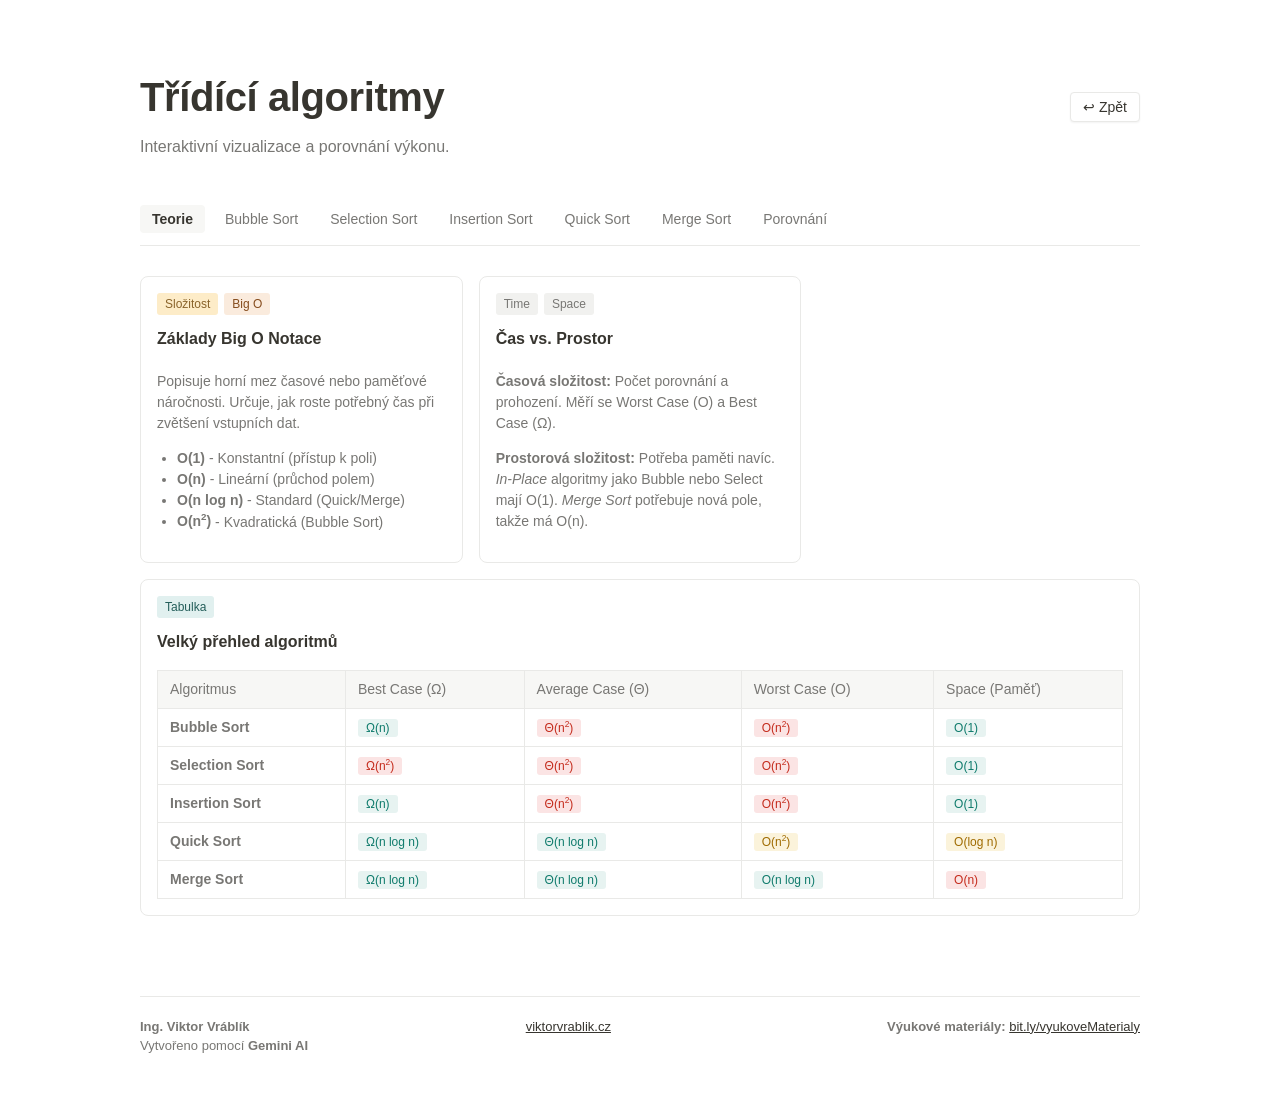
<file: Programování/tridici_algoritmy.html>
<!DOCTYPE html>
<html lang="cs">
<head>
    <meta charset="UTF-8">
    <meta name="viewport" content="width=device-width, initial-scale=1.0">
    <title>Třídící algoritmy</title>
    <style>
        /* --- NOTION DESIGN TEMPLATE --- */
        :root {
            --bg: #ffffff;
            --surface: #ffffff;
            --border: #e9e9e7;
            --text: #37352f;
            --text-muted: #787774;
            --accent: #2383e2;
            --hover-bg: #f7f7f5;
            --card-shadow: 0 1px 3px rgba(0,0,0,0.05), 0 1px 2px rgba(0,0,0,0.1);

            /* Notion Tag Colors */
            --tag-math-bg: #faebdd; --tag-math-text: #854c1d;
            --tag-physics-bg: #e1f0ef; --tag-physics-text: #245e5a;
            --tag-cs-bg: #fdecc8; --tag-cs-text: #89632a;
            
            /* Visualizer Colors (Notion friendly) */
            --bar-default: #e4e4e1;
            --bar-accent: #2383e2; /* Blue */
            --bar-compare: #d9730d; /* Orange */
            --bar-swap: #e03e3e; /* Red */
            --bar-sorted: #0f7b6c; /* Green */
            --bar-pivot: #6940a5; /* Purple */
        }

        body {
            font-family: -apple-system, BlinkMacSystemFont, "Segoe UI", Helvetica, Arial, sans-serif;
            background-color: var(--bg);
            color: var(--text);
            max-width: 1000px;
            margin: 0 auto;
            padding: 40px 24px;
            line-height: 1.5;
            overflow-x: hidden;
        }

        /* --- HEADER --- */
        header { margin-bottom: 30px; display: flex; justify-content: space-between; align-items: center }
        h1 { 
            font-size: 40px; 
            font-weight: 700; 
            margin-bottom: 8px; 
            letter-spacing: -0.01em; 
            display: flex;
            align-items: center;
            gap: 10px;
        }
        .subtitle { color: var(--text-muted); font-size: 16px; margin-top: 0; }

        a { color: var(--text); }
        h3 { font-size: 20px; font-weight: 600; margin-bottom: 10px; margin-top: 0; }
        h4 { font-size: 16px; font-weight: 600; margin-bottom: 5px; margin-top: 15px;}

        /* --- FILTERS / NAVIGATION --- */
        .filter-bar {
            display: flex;
            gap: 8px;
            margin-bottom: 30px;
            padding-bottom: 12px;
            border-bottom: 1px solid var(--border);
            overflow-x: auto;
        }

        .filter-btn {
            padding: 6px 12px;
            font-size: 14px;
            border: none;
            background: transparent;
            color: var(--text-muted);
            cursor: pointer;
            border-radius: 4px;
            white-space: nowrap;
            transition: 0.2s;
            font-family: inherit;
        }

        .filter-btn:hover { background: var(--hover-bg); color: var(--text); }
        .filter-btn.active { background: var(--hover-bg); color: var(--text); font-weight: 600; }
        .filter-btn:disabled { opacity: 0.5; cursor: not-allowed; }

        /* --- CONTROLS BAR --- */
        .controls-bar {
            background: var(--hover-bg);
            padding: 12px 16px;
            border-radius: 6px;
            margin-bottom: 30px;
            display: flex;
            flex-wrap: wrap;
            gap: 20px;
            align-items: center;
        }

        .control-group { display: flex; align-items: center; gap: 8px; font-size: 14px; }
        label { color: var(--text-muted); font-weight: 500; }
        
        input[type="range"] { accent-color: var(--text-muted); cursor: pointer;}

        input[type="number"] { 
            background: var(--bg); border: 1px solid var(--border); color: var(--text); 
            padding: 4px 8px; width: 60px; border-radius: 4px; font-family: inherit;
        }

        input[type="range"] {
            transform: rotateY(180deg);

        }

        .buttons { display: flex; gap: 8px; margin-left: auto; }

        .btn {
            padding: 6px 12px;
            background: var(--bg);
            border: 1px solid var(--border);
            color: var(--text);
            border-radius: 4px;
            font-family: inherit;
            font-size: 14px;
            font-weight: 500;
            cursor: pointer;
            transition: 0.2s;
            box-shadow: 0 1px 2px rgba(0,0,0,0.05);
            display: flex;
            align-items: center;
            gap: 5px;
        }
        .btn:hover:not(:disabled) { background: var(--hover-bg); }
        .btn:disabled { opacity: 0.5; cursor: not-allowed; box-shadow: none; }
        
        .btn-run { background: var(--text); color: var(--bg); border-color: var(--text); }
        .btn-run:hover:not(:disabled) { background: #2f2e2a; }

        /* --- CONTENT PANELS --- */
        .tab-content { display: none; animation: fadeIn 0.2s ease-in-out; }
        .tab-content.active { display: block; }
        @keyframes fadeIn { from { opacity: 0; transform: translateY(2px); } to { opacity: 1; transform: translateY(0); } }

        /* --- GRID & CARDS (Theory Tab) --- */
        .card-grid {
            display: grid;
            grid-template-columns: repeat(auto-fill, minmax(300px, 1fr));
            gap: 16px;
        }

        .card {
            background: var(--surface);
            border: 1px solid var(--border);
            border-radius: 8px;
            padding: 16px;
            text-decoration: none;
            color: inherit;
            display: flex;
            flex-direction: column;
            transition: background 0.2s, transform 0.1s, box-shadow 0.2s;
        }
        .card:hover { box-shadow: var(--card-shadow); }

        .tag-container { margin-bottom: 12px; display: flex; gap: 6px; flex-wrap: wrap;}
        .tag { padding: 2px 8px; border-radius: 3px; font-size: 12px; font-weight: 500; }
        .tag-math { background: var(--tag-math-bg); color: var(--tag-math-text); }
        .tag-physics { background: var(--tag-physics-bg); color: var(--tag-physics-text); }
        .tag-cs { background: var(--tag-cs-bg); color: var(--tag-cs-text); }
        
        .tag-gray { background: #f1f1ef; color: #787774; }
        .tag-green { background: #e7f3f1; color: #0f7b6c; }
        .tag-red { background: #fbe4e4; color: #c42b1c; }
        .tag-yellow { background: #fbf3db; color: #9f6b00; }

        .card-title { font-size: 16px; font-weight: 600; margin-bottom: 6px; }
        .card-desc { font-size: 14px; color: var(--text-muted); }

        /* Tables */
        .notion-table { width: 100%; border-collapse: collapse; font-size: 14px; margin-top: 10px; }
        .notion-table th, .notion-table td { border: 1px solid var(--border); padding: 8px 12px; text-align: left; }
        .notion-table th { background: var(--hover-bg); font-weight: 500; color: var(--text-muted); }

        /* Math helpers */
        .math-i { font-style: italic; font-family: "Times New Roman", Times, serif; }
        sup { font-size: 0.7em; }

        /* --- ALGO VISUALIZER --- */
        .algo-layout { display: grid; grid-template-columns: 1fr 300px; gap: 24px; }

        .visualizer-box {
            background: var(--hover-bg);
            border: 1px solid var(--border);
            border-radius: 8px;
            height: 400px;
            display: flex;
            align-items: flex-end;
            padding: 16px;
            gap: 2px;
            position: relative;
        }

        .bar { flex: 1; background: var(--bar-accent); transition: height 0.1s ease, background 0.1s ease; border-radius: 2px 2px 0 0; }
        .bar.compare { background: var(--bar-compare); }
        .bar.swap { background: var(--bar-swap); }
        .bar.sorted { background: var(--bar-sorted); }
        .bar.pivot { background: var(--bar-pivot); }

        .code-box {
            background: var(--hover-bg);
            border: 1px solid var(--border);
            border-radius: 8px;
            padding: 16px;
            font-size: 13px;
            color: var(--text);
            max-height: 400px;
            display: flex;
            flex-direction: column;
        }
        
        pre { 
            margin: 0; 
            font-family: "SFMono-Regular", Consolas, "Liberation Mono", Menlo, Courier, monospace;
            overflow-x: auto;
            color: #eb5757; /* Notion code text color */
        }
        
        .stats-overlay {
            position: absolute; top: 16px; left: 16px;
            background: var(--bg); padding: 4px 8px;
            border: 1px solid var(--border); border-radius: 4px;
            font-size: 12px; z-index: 10;
            color: var(--text-muted);
            box-shadow: 0 1px 2px rgba(0,0,0,0.05);
        }

        .stats-overlay-battle {
            position: absolute; top: 0px; right: 16px;
        }
        .stats-overlay span { color: var(--text); font-weight: 600; margin-left: 4px; }
        .stats-separator { margin: 0 6px; color: var(--border); }

        /* --- BATTLE MODE --- */
        .battle-grid { display: grid; grid-template-columns: repeat(auto-fit, minmax(280px, 1fr)); gap: 16px; }
        .battle-card { background: var(--bg); border: 1px solid var(--border); border-radius: 8px; padding: 12px; }
        .battle-card h3 { font-size: 14px; margin-bottom: 8px; display: flex; justify-content: space-between;}
        .battle-viz { height: 120px; display: flex; align-items: flex-end; gap: 1px; background: var(--hover-bg); padding: 4px; border-radius: 4px; position: relative;}
        .stats-text { font-size: 12px; color: var(--text-muted);}

        /* --- RESPONSIVE --- */
        @media (max-width: 800px) {
            .algo-layout { grid-template-columns: 1fr; }
            .visualizer-box { height: 300px; }
            .controls-bar { flex-direction: column; align-items: stretch; }
            .buttons { justify-content: space-between; margin-left: 0; }
            .footer_line {flex-direction: column;}
            .filter-bar {flex-direction: column;}
            header {flex-direction: column-reverse;}
        }

        /* Footer */
        footer {
            margin-top: 80px;
            padding-top: 20px;
            border-top: 1px solid var(--border);
            font-size: 13px;
            color: var(--text-muted);
        }
        .footer_line {
            display: flex;
            justify-content: space-between;
        }
    </style>
</head>
<body>
    <header>
        <div>
            <h1>Třídící algoritmy</h1>
            <p class="subtitle">Interaktivní vizualizace a porovnání výkonu.</p>
        </div>
        <button class="btn" onclick="location.href = '../index.html'">↩ Zpět</button>
    </header>

    <div class="filter-bar">
        <button class="filter-btn active" onclick="openTab('theory')">Teorie</button>
        <button class="filter-btn" onclick="openTab('bubble')">Bubble Sort</button>
        <button class="filter-btn" onclick="openTab('select')">Selection Sort</button>
        <button class="filter-btn" onclick="openTab('insert')">Insertion Sort</button>
        <button class="filter-btn" onclick="openTab('quick')">Quick Sort</button>
        <button class="filter-btn" onclick="openTab('merge')">Merge Sort</button>
        <button class="filter-btn" onclick="openTab('battle')">Porovnání</button>
    </div>

    <div class="controls-bar" id="controlsPanel">
        <div class="control-group">
            <label>Prvků</label>
            <input type="number" id="globalSize" value="50" min="10" max="100">
        </div>
        <div class="control-group">
            <label>Rychlost</label>
            <input type="range" id="globalSpeed" min="1" max="500" value="50" style="direction: rtl">
        </div>
        
        <div class="buttons">
            <button class="btn" id="btn-gen" onclick="generateNewArrays()">⟳ Reset</button>
            <button class="btn" id="btn-step" onclick="triggerStep()" disabled>➜ Krok</button>
            <button class="btn" id="btn-pause" onclick="togglePause()" disabled>⏸ Pauza</button>
            <button class="btn btn-run" id="btn-run" onclick="runCurrentTab()">▶ Spustit</button>
            <button class="btn" id="btn-stop" onclick="stopExecution()" disabled style="color: var(--bar-swap); border-color: #fbe4e4;">⏹ Stop</button>
        </div>
    </div>

    <div id="theory" class="tab-content active">
        <div class="card-grid">
            
            <div class="card">
                <div class="tag-container">
                    <span class="tag tag-cs">Složitost</span>
                    <span class="tag tag-math">Big O</span>
                </div>
                <div class="card-title">Základy Big O Notace</div>
                <div class="card-desc">
                    <p>Popisuje horní mez časové nebo paměťové náročnosti. Určuje, jak roste potřebný čas při zvětšení vstupních dat.</p>
                    <ul style="padding-left: 20px; margin-bottom: 0;">
                        <li><strong>O(1)</strong> - Konstantní (přístup k poli)</li>
                        <li><strong>O(n)</strong> - Lineární (průchod polem)</li>
                        <li><strong>O(n log n)</strong> - Standard (Quick/Merge)</li>
                        <li><strong>O(n<sup>2</sup>)</strong> - Kvadratická (Bubble Sort)</li>
                    </ul>
                </div>
            </div>

            <div class="card">
                <div class="tag-container">
                    <span class="tag tag-gray">Time</span>
                    <span class="tag tag-gray">Space</span>
                </div>
                <div class="card-title">Čas vs. Prostor</div>
                <div class="card-desc">
                    <p><strong>Časová složitost:</strong> Počet porovnání a prohození. Měří se Worst Case (O) a Best Case (&Omega;).</p>
                    <p><strong>Prostorová složitost:</strong> Potřeba paměti navíc. <em>In-Place</em> algoritmy jako Bubble nebo Select mají O(1). <em>Merge Sort</em> potřebuje nová pole, takže má O(n).</p>
                </div>
            </div>

            <div class="card" style="grid-column: 1 / -1;">
                <div class="tag-container">
                    <span class="tag tag-physics">Tabulka</span>
                </div>
                <div class="card-title">Velký přehled algoritmů</div>
                <div class="card-desc">
                    <table class="notion-table">
                        <thead>
                            <tr>
                                <th>Algoritmus</th>
                                <th>Best Case (&Omega;)</th>
                                <th>Average Case (&Theta;)</th>
                                <th>Worst Case (O)</th>
                                <th>Space (Paměť)</th>
                            </tr>
                        </thead>
                        <tbody>
                            <tr>
                                <td><strong>Bubble Sort</strong></td>
                                <td><span class="tag tag-green">&Omega;(n)</span></td>
                                <td><span class="tag tag-red">&Theta;(n<sup>2</sup>)</span></td>
                                <td><span class="tag tag-red">O(n<sup>2</sup>)</span></td>
                                <td><span class="tag tag-green">O(1)</span></td>
                            </tr>
                            <tr>
                                <td><strong>Selection Sort</strong></td>
                                <td><span class="tag tag-red">&Omega;(n<sup>2</sup>)</span></td>
                                <td><span class="tag tag-red">&Theta;(n<sup>2</sup>)</span></td>
                                <td><span class="tag tag-red">O(n<sup>2</sup>)</span></td>
                                <td><span class="tag tag-green">O(1)</span></td>
                            </tr>
                            <tr>
                                <td><strong>Insertion Sort</strong></td>
                                <td><span class="tag tag-green">&Omega;(n)</span></td>
                                <td><span class="tag tag-red">&Theta;(n<sup>2</sup>)</span></td>
                                <td><span class="tag tag-red">O(n<sup>2</sup>)</span></td>
                                <td><span class="tag tag-green">O(1)</span></td>
                            </tr>
                            <tr>
                                <td><strong>Quick Sort</strong></td>
                                <td><span class="tag tag-green">&Omega;(n log n)</span></td>
                                <td><span class="tag tag-green">&Theta;(n log n)</span></td>
                                <td><span class="tag tag-yellow">O(n<sup>2</sup>)</span></td>
                                <td><span class="tag tag-yellow">O(log n)</span></td>
                            </tr>
                            <tr>
                                <td><strong>Merge Sort</strong></td>
                                <td><span class="tag tag-green">&Omega;(n log n)</span></td>
                                <td><span class="tag tag-green">&Theta;(n log n)</span></td>
                                <td><span class="tag tag-green">O(n log n)</span></td>
                                <td><span class="tag tag-red">O(n)</span></td>
                            </tr>
                        </tbody>
                    </table>
                </div>
            </div>

        </div>
    </div>

    <div id="bubble" class="tab-content">
        <div class="algo-layout">
            <div class="visualizer-box" id="viz-bubble"></div>
            <div class="code-box">
                <div class="card-title">Bubble Sort</div>
                <div class="card-desc" style="margin-bottom: 15px;">Opakovaně prochází seznam, porovnává sousední prvky a prohazuje je. Největší prvky "bublají" na konec.</div>
<pre>
procedure bubbleSort(A):
n = length(A)
for i from 0 to n-1:
    for j from 0 to n-i-1:
    if A[j] > A[j+1]:
        swap(A[j], A[j+1])
</pre>
            </div>
        </div>
    </div>

    <div id="select" class="tab-content">
        <div class="algo-layout">
            <div class="visualizer-box" id="viz-select"></div>
            <div class="code-box">
                <div class="card-title">Selection Sort</div>
                <div class="card-desc" style="margin-bottom: 15px;">V každém kroku najde minimum v neseřazené části a prohodí ho na konec seřazené.</div>
<pre>
procedure selectionSort(A):
for i from 0 to n-1:
    min = i
    for j from i+1 to n:
        if A[j] < A[min]:
            min = j
    swap(A[i], A[min])
</pre>
            </div>
        </div>
    </div>

    <div id="insert" class="tab-content">
        <div class="algo-layout">
            <div class="visualizer-box" id="viz-insert"></div>
            <div class="code-box">
                <div class="card-title">Insertion Sort</div>
                <div class="card-desc" style="margin-bottom: 15px;">Bere prvek z neseřazené části a vkládá ho na správné místo v seřazené části.</div>
<pre>
procedure insertionSort(A):
    for i from 1 to n-1:
        key = A[i]
        j = i - 1
        while j >= 0 and A[j] > key:
            A[j+1] = A[j]
            j = j - 1
        A[j+1] = key
</pre>
            </div>
        </div>
    </div>

    <div id="quick" class="tab-content">
        <div class="algo-layout">
            <div class="visualizer-box" id="viz-quick"></div>
            <div class="code-box">
                <div class="card-title">Quick Sort</div>
                <div class="card-desc" style="margin-bottom: 15px;">Divide & Conquer. Vybere "pivot", rozdělí pole na menší a větší než pivot, a pak rekurzivně řadí.</div>
<pre>
procedure quickSort(A, low, high):
if low < high:
    pi = partition(A, low, high)
    quickSort(A, low, pi-1)
    quickSort(A, pi+1, high)
</pre>
            </div>
        </div>
    </div>

    <div id="merge" class="tab-content">
        <div class="algo-layout">
            <div class="visualizer-box" id="viz-merge"></div>
            <div class="code-box">
                <div class="card-title">Merge Sort</div>
                <div class="card-desc" style="margin-bottom: 15px;">Divide & Conquer. Rekurzivně dělí pole na poloviny a pak je slévá (merge) zpět seřazené.</div>
<pre>
procedure mergeSort(A):
if length(A) <= 1: return A
mid = length(A) / 2
L = mergeSort(A[0..mid])
R = mergeSort(A[mid..end])
return merge(L, R)
</pre>
            </div>
        </div>
    </div>

    <div id="battle" class="tab-content">
        <div class="battle-grid">
            <div class="battle-card">
                <h3>Bubble Sort <span class="stats-text" id="stats-battle-bubble">0 cmp | 0 swap</span></h3>
                <div class="battle-viz" id="viz-battle-bubble"></div>
            </div>
            <div class="battle-card">
                <h3>Selection Sort <span class="stats-text" id="stats-battle-select">0 cmp | 0 swap</span></h3>
                <div class="battle-viz" id="viz-battle-select"></div>
            </div>
            <div class="battle-card">
                <h3>Insertion Sort <span class="stats-text" id="stats-battle-insert">0 cmp | 0 swap</span></h3>
                <div class="battle-viz" id="viz-battle-insert"></div>
            </div>
            <div class="battle-card">
                <h3>Quick Sort <span class="stats-text" id="stats-battle-quick">0 cmp | 0 swap</span></h3>
                <div class="battle-viz" id="viz-battle-quick"></div>
            </div>
            <div class="battle-card">
                <h3>Merge Sort <span class="stats-text" id="stats-battle-merge">0 cmp | 0 swap</span></h3>
                <div class="battle-viz" id="viz-battle-merge"></div>
            </div>
        </div>
    </div>
    <footer>
        <div class="footer_line">
            <span><strong>Ing. Viktor Vráblík</strong></span>
            <span><a href="https://viktorvrablik.cz" target="_blank">viktorvrablik.cz</a> </span>
            <span><strong>Výukové materiály:</strong> <a href="https://viktorvrablik.notion.site/V-ukov-materi-ly-989c7b813ff0494d84d5905f3e5a5e59" target="_blank">bit.ly/vyukoveMaterialy</a></span>
        </div>

        <div class="footer_line">
            <span>Vytvořeno pomocí <b>Gemini AI</b></span>
        </div>
    </footer>

</div>

<script>
    // --- GLOBAL STATE ---
    let globalArray = [];
    let isRunning = false;
    let isPaused = false;
    let abortController = null; 
    let stepResolver = null;    
    let activeTab = 'theory';

    const algos = ['bubble', 'select', 'insert', 'quick', 'merge'];

    // --- INITIALIZATION ---
    window.onload = () => {
        generateNewArrays();
        updateButtonState();
    };

    function generateNewArrays() {
        if (isRunning) return;
        let size = parseInt(document.getElementById('globalSize').value);
        if (size > 100) { size = 100; document.getElementById('globalSize').value = 100; }
        if (size < 5) { size = 5; }

        globalArray = Array.from({ length: size }, () => Math.floor(Math.random() * 95) + 5);
        
        algos.forEach(name => {
            render(`viz-${name}`, globalArray);
            render(`viz-battle-${name}`, globalArray);
            const battleStat = document.getElementById(`stats-battle-${name}`);
            if(battleStat) battleStat.innerText = "0 porovnání | 0 prohození";
        });
    }

    // --- TAB SYSTEM ---
    function openTab(tabId) {
        if (isRunning) {
            //if(!confirm("Běží simulace. Chcete ji ukončit a přepnout záložku?")) return;
            stopExecution();
        }
        
        document.querySelectorAll('.tab-content').forEach(el => el.classList.remove('active'));
        document.querySelectorAll('.filter-btn').forEach(el => el.classList.remove('active'));
        
        document.getElementById(tabId).classList.add('active');
        activeTab = tabId;

        const btns = document.querySelectorAll('.filter-btn');
        btns.forEach(btn => {
            if(btn.getAttribute('onclick').includes(tabId)) btn.classList.add('active');
        });

        if (algos.includes(tabId)) {
            render(`viz-${tabId}`, globalArray);
        }
        updateButtonState();
    }

    // --- CONTROL LOGIC ---
    function updateButtonState() {
        const btnRun = document.getElementById('btn-run');
        const btnPause = document.getElementById('btn-pause');
        const btnStep = document.getElementById('btn-step');
        const btnStop = document.getElementById('btn-stop');
        const btnGen = document.getElementById('btn-gen');
        const controlPanel = document.getElementById('controlsPanel');
        
        console.log(document.getElementById('globalSpeed').value);

        const isBattle = activeTab === 'battle';

        if (activeTab === 'theory') {
            btnRun.disabled = true;
            btnRun.innerText = "Vyberte algoritmus";
            controlPanel.style.display = 'none';
        } else {
            btnRun.disabled = isRunning;
            btnRun.innerText = "▶ Spustit";
            controlPanel.style.display = 'flex';

        }

        btnGen.disabled = isRunning;
        btnStop.disabled = !isRunning;

        if (isBattle) {
            btnPause.disabled = true;
            btnStep.disabled = true;
            btnPause.innerHTML = "⏸ Pauza";
        } else {
            btnPause.disabled = !isRunning;
            btnStep.disabled = !isPaused || !isRunning;
            
            if(isPaused) {
                btnPause.innerHTML = "▶ Pokračovat";
            } else {
                btnPause.innerHTML = "⏸ Pauza";
            }
        }
    }

    function runCurrentTab() {
        if (activeTab === 'theory') return;
        isRunning = true;
        isPaused = false;
        abortController = new AbortController();
        updateButtonState();

        if (activeTab === 'battle') { runBattle(); } 
        else { runSingle(activeTab); }
    }

    function togglePause() {
        if (!isRunning || activeTab === 'battle') return;
        isPaused = !isPaused;
        if (!isPaused && stepResolver) {
            stepResolver();
            stepResolver = null;
        }
        updateButtonState();
    }

    function triggerStep() {
        if (activeTab === 'battle') return;
        if (isPaused && stepResolver) {
            stepResolver(); 
        }
    }

    function stopExecution() {
        if (abortController) abortController.abort();
        isRunning = false;
        isPaused = false;
        stepResolver = null;
        setTimeout(() => { generateNewArrays(); updateButtonState(); }, 100);
    }

    async function sleep() {
        const ms = parseInt(500-document.getElementById('globalSpeed').value);
        if (abortController && abortController.signal.aborted) throw new Error("ABORT");

        while (isPaused) {
            await new Promise(resolve => stepResolver = resolve);
            if (abortController && abortController.signal.aborted) throw new Error("ABORT");
            return; 
        }
        await new Promise(resolve => setTimeout(resolve, ms));
        if (abortController && abortController.signal.aborted) throw new Error("ABORT");
    }

    // --- VISUALIZATION ---
function render(containerId, arr, colorIndices = {}, stats = null) {
    const container = document.getElementById(containerId);
    if (!container) return;
    
    container.innerHTML = ''; 
    
    if (stats) {
        // Zkontrolujeme, zda jsme v Battle módu
        if (containerId.includes('battle')) {
            // V Battle módu aktualizujeme pouze text v nadpisu (bez overlaye)
            const statText = document.getElementById(`stats-${containerId.replace('viz-', '')}`);
            if (statText) statText.innerHTML = `${stats.comp} porovnání | ${stats.swaps} prohození`;
        } else {
            // Ve standardním módu vytvoříme overlay štítek
            let statHtml = `Porovnání: <span>${stats.comp}</span> <span class="stats-separator">|</span> Prohození: <span>${stats.swaps}</span>`;
            let overlay = document.createElement('div');
            overlay.className = 'stats-overlay';
            overlay.innerHTML = statHtml;
            container.appendChild(overlay);
        }
    }

    arr.forEach((val, idx) => {
        // ... zbytek tvého kódu pro vykreslování sloupců ...
        const bar = document.createElement('div');
        bar.classList.add('bar');
        bar.style.height = `${val}%`;
        
        if (colorIndices.compare && colorIndices.compare.includes(idx)) bar.classList.add('compare');
        if (colorIndices.swap && colorIndices.swap.includes(idx)) bar.classList.add('swap');
        if (colorIndices.sorted && colorIndices.sorted.includes(idx)) bar.classList.add('sorted');
        if (colorIndices.pivot === idx) bar.classList.add('pivot');
        
        container.appendChild(bar);
    });
}

    // --- ALGORITHMS ---
    async function runSingle(name) {
        let arr = [...globalArray];
        try {
            switch(name) {
                case 'bubble': await bubbleSort(arr, 'viz-bubble'); break;
                case 'select': await selectionSort(arr, 'viz-select'); break;
                case 'insert': await insertionSort(arr, 'viz-insert'); break;
                case 'quick': await quickSort(arr, 'viz-quick'); break;
                case 'merge': await mergeSort(arr, 'viz-merge'); break;
            }
        } catch(e) { if(e.message !== "ABORT") console.error(e); }
        if (isRunning) { isRunning = false; updateButtonState(); }
    }

    async function runBattle() {
        try {
            const p1 = bubbleSort([...globalArray], 'viz-battle-bubble');
            const p2 = selectionSort([...globalArray], 'viz-battle-select');
            const p3 = insertionSort([...globalArray], 'viz-battle-insert');
            const p4 = quickSort([...globalArray], 'viz-battle-quick');
            const p5 = mergeSort([...globalArray], 'viz-battle-merge');
            await Promise.all([p1, p2, p3, p4, p5]);
        } catch(e) { if(e.message !== "ABORT") console.error(e); }
        if (isRunning) { isRunning = false; updateButtonState(); }
    }

    // Implementations (Bubble, Select, Insert, Quick, Merge) - Unchanged Logic
    async function bubbleSort(arr, containerId) {
        let stats = { comp: 0, swaps: 0 }; let n = arr.length; let sorted = [];
        for (let i = 0; i < n; i++) {
            for (let j = 0; j < n - i - 1; j++) {
                stats.comp++; render(containerId, arr, { compare: [j, j+1], sorted: sorted }, stats); await sleep();
                if (arr[j] > arr[j + 1]) {
                    stats.swaps++; [arr[j], arr[j+1]] = [arr[j+1], arr[j]];
                    render(containerId, arr, { swap: [j, j+1], sorted: sorted }, stats); await sleep();
                }
            }
            sorted.push(n - i - 1);
        }
        render(containerId, arr, { sorted: Array.from({length:n}, (_,i)=>i) }, stats);
    }

    async function selectionSort(arr, containerId) {
        let stats = { comp: 0, swaps: 0 }; let n = arr.length; let sorted = [];
        for (let i = 0; i < n; i++) {
            let minIdx = i;
            for (let j = i + 1; j < n; j++) {
                stats.comp++; render(containerId, arr, { compare: [j, minIdx], sorted: sorted, pivot: i }, stats); await sleep();
                if (arr[j] < arr[minIdx]) minIdx = j;
            }
            if (minIdx !== i) {
                stats.swaps++; [arr[i], arr[minIdx]] = [arr[minIdx], arr[i]];
                render(containerId, arr, { swap: [i, minIdx], sorted: sorted }, stats); await sleep();
            }
            sorted.push(i);
        }
        render(containerId, arr, { sorted: Array.from({length:n}, (_,i)=>i) }, stats);
    }

    async function insertionSort(arr, containerId) {
        let stats = { comp: 0, swaps: 0 }; let n = arr.length;
        for (let i = 1; i < n; i++) {
            let key = arr[i]; let j = i - 1;
            render(containerId, arr, { pivot: i, sorted: Array.from({length: i}, (_,k)=>k) }, stats); await sleep();
            while (j >= 0) {
                stats.comp++; render(containerId, arr, { compare: [j], pivot: i, sorted: Array.from({length: i}, (_,k)=>k) }, stats); await sleep();
                if(arr[j] > key) {
                    stats.swaps++; arr[j + 1] = arr[j]; j = j - 1;
                    render(containerId, arr, { swap: [j+1], sorted: Array.from({length: i}, (_,k)=>k) }, stats); await sleep();
                } else break;
            }
            arr[j + 1] = key;
        }
        render(containerId, arr, { sorted: Array.from({length:n}, (_,i)=>i) }, stats);
    }

    async function quickSort(arr, containerId) {
        let stats = { comp: 0, swaps: 0 };
        async function partition(low, high) {
            let pivot = arr[high]; let i = (low - 1);
            for (let j = low; j <= high - 1; j++) {
                stats.comp++; render(containerId, arr, { compare: [j], pivot: high, swap: [i] }, stats); await sleep();
                if (arr[j] < pivot) {
                    i++; stats.swaps++; [arr[i], arr[j]] = [arr[j], arr[i]];
                    render(containerId, arr, { swap: [i, j], pivot: high }, stats); await sleep();
                }
            }
            stats.swaps++; [arr[i + 1], arr[high]] = [arr[high], arr[i + 1]];
            render(containerId, arr, { swap: [i+1, high] }, stats); await sleep();
            return (i + 1);
        }
        async function sort(low, high) {
            if (low < high) {
                let pi = await partition(low, high);
                await sort(low, pi - 1); await sort(pi + 1, high);
            }
        }
        await sort(0, arr.length - 1);
        render(containerId, arr, { sorted: Array.from({length:arr.length}, (_,i)=>i) }, stats);
    }

    async function mergeSort(arr, containerId) {
        let stats = { comp: 0, swaps: 0 };
        async function merge(l, m, r) {
            let n1 = m - l + 1; let n2 = r - m;
            let L = new Array(n1); let R = new Array(n2);
            for (let i = 0; i < n1; i++) L[i] = arr[l + i];
            for (let j = 0; j < n2; j++) R[j] = arr[m + 1 + j];
            let i = 0, j = 0, k = l;
            while (i < n1 && j < n2) {
                stats.comp++; stats.swaps++; 
                render(containerId, arr, { compare: [l+i, m+1+j], pivot: k }, stats); await sleep();
                if (L[i] <= R[j]) { arr[k] = L[i]; i++; } else { arr[k] = R[j]; j++; }
                k++; render(containerId, arr, { swap: [k-1] }, stats);
            }
            while (i < n1) { stats.swaps++; arr[k] = L[i]; i++; k++; render(containerId, arr, { swap: [k-1] }, stats); await sleep(); }
            while (j < n2) { stats.swaps++; arr[k] = R[j]; j++; k++; render(containerId, arr, { swap: [k-1] }, stats); await sleep(); }
        }
        async function sort(l, r) {
            if (l >= r) return;
            let m = l + parseInt((r - l) / 2);
            await sort(l, m); await sort(m + 1, r); await merge(l, m, r);
        }
        await sort(0, arr.length - 1);
        render(containerId, arr, { sorted: Array.from({length:arr.length}, (_,i)=>i) }, stats);
    }
</script>
</body>
</html>
</file>
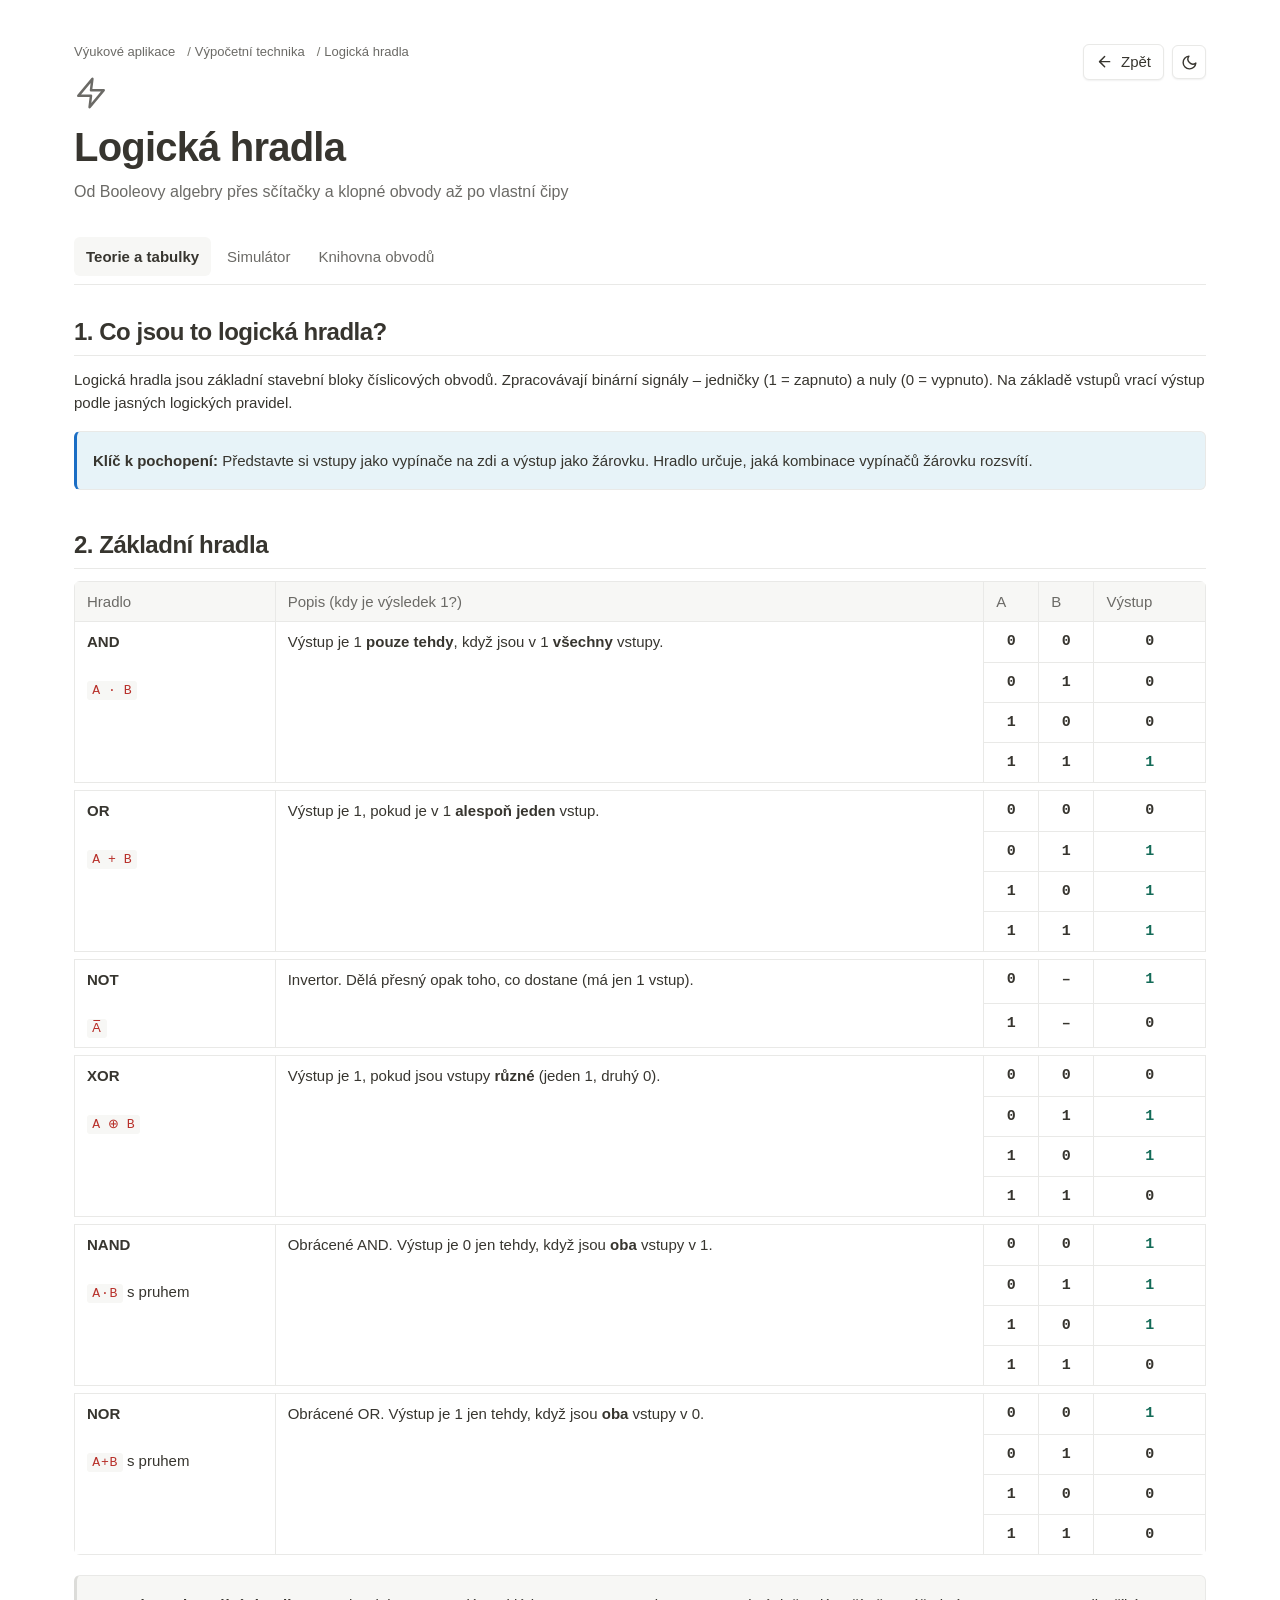
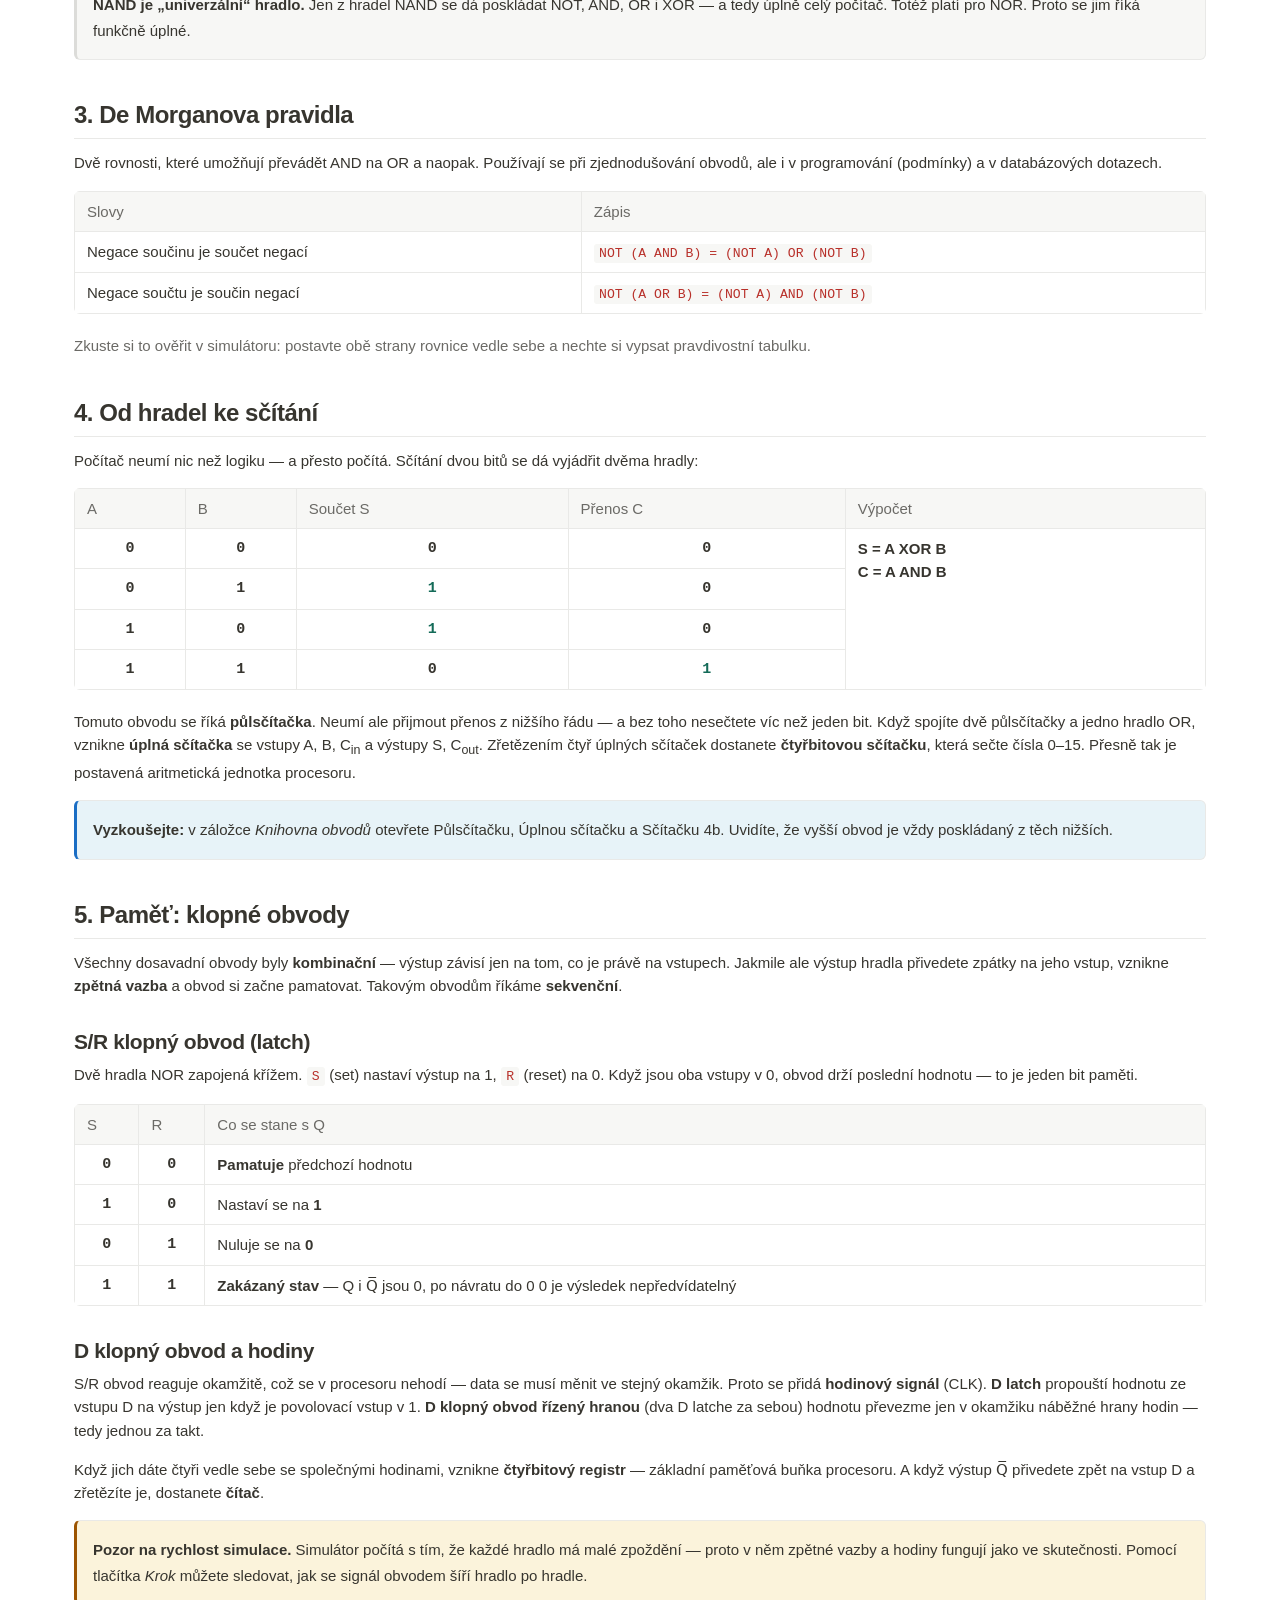
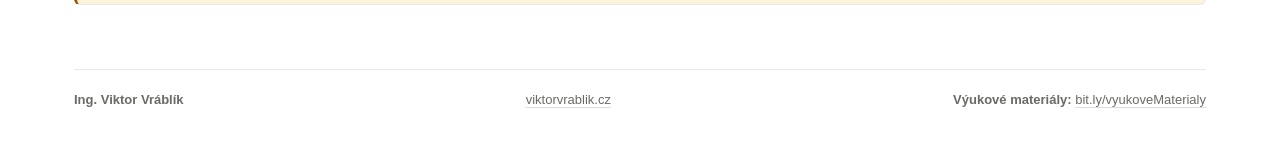
<file: vypocetni_technika/logicka_hradla.html>
<!DOCTYPE html>
<html lang="cs">
<head>
    <meta charset="UTF-8">
    <meta name="viewport" content="width=device-width, initial-scale=1">
    <title>Logická hradla | Výukové aplikace</title>
    <meta name="description" content="Booleova algebra a logická hradla AND, OR, NOT, XOR, NAND a NOR — pravdivostní tabulky, simulátor obvodů s vlastními čipy, sčítačky, klopné obvody a registry.">
    <meta name="author" content="Ing. Viktor Vráblík">
    <meta name="color-scheme" content="light dark">
    <meta name="theme-color" content="#ffffff">
    <link rel="icon" href="../assets/favicon.svg" type="image/svg+xml">
    <meta property="og:type" content="article">
    <meta property="og:locale" content="cs_CZ">
    <meta property="og:title" content="Logická hradla">
    <meta property="og:description" content="Booleova algebra a logická hradla — pravdivostní tabulky, simulátor obvodů s vlastními čipy, sčítačky, klopné obvody a registry.">
    <link rel="stylesheet" href="../assets/style.css">
    <script>
        // Nastaví motiv ještě před vykreslením, aby stránka neproblikla.
        (function () {
            try {
                var t = localStorage.getItem('va-theme');
                if (t !== 'light' && t !== 'dark') {
                    t = window.matchMedia('(prefers-color-scheme: dark)').matches ? 'dark' : 'light';
                }
                document.documentElement.setAttribute('data-theme', t);
            } catch (e) {}
        })();
    </script>
    <style>
        /* ==================================================================
           Specifika stránky: simulátor číslicových obvodů
           ================================================================== */

        /* --- Rozvržení --- */
        .sim-shell {
            margin-bottom: var(--space-4);
            background: var(--surface);
            border: 1px solid var(--border);
            border-radius: var(--radius-lg);
            overflow: hidden;
        }

        .sim-topbar {
            display: flex;
            flex-wrap: wrap;
            align-items: center;
            gap: var(--space-2);
            padding: var(--space-2) var(--space-3);
            background: var(--surface-sunken);
            border-bottom: 1px solid var(--border);
        }
        .sim-topbar .sep {
            width: 1px;
            align-self: stretch;
            margin: 0 var(--space-1);
            background: var(--border);
        }
        .sim-title {
            display: flex;
            align-items: center;
            gap: var(--space-2);
            min-width: 0;
            margin-right: auto;
            font-size: var(--fs-sm);
            color: var(--text-muted);
        }
        .sim-title strong {
            overflow: hidden;
            text-overflow: ellipsis;
            white-space: nowrap;
            max-width: 15ch;
            color: var(--text);
        }
        .sim-speed {
            display: flex;
            align-items: center;
            gap: var(--space-2);
            font-size: var(--fs-xs);
            color: var(--text-muted);
            white-space: nowrap;
        }
        .sim-speed input[type="range"] { width: clamp(70px, 10vw, 110px); }

        .sim-body {
            display: flex;
            height: clamp(430px, 66vh, 700px);
            background: var(--surface-sunken);
        }

        /* --- Paleta --- */
        .sim-palette {
            display: flex;
            flex-direction: column;
            gap: var(--space-2);
            flex-shrink: 0;
            width: 168px;
            padding: var(--space-3);
            background: var(--surface);
            border-right: 1px solid var(--border);
            overflow-y: auto;
            overscroll-behavior: contain;
            z-index: 10;
        }
        .sim-palette h4 {
            margin: var(--space-2) 0 0;
            font-size: var(--fs-xs);
            font-weight: 600;
            letter-spacing: var(--tracking-wide);
            text-transform: uppercase;
            color: var(--text-muted);
        }
        .sim-palette h4:first-child { margin-top: 0; }
        .palette-empty { font-size: var(--fs-xs); color: var(--text-faint); line-height: var(--lh-normal); }

        .palette-item {
            position: relative;
            display: flex;
            align-items: center;
            gap: var(--space-2);
            padding: var(--space-2);
            font-size: var(--fs-sm);
            font-weight: 600;
            text-align: left;
            background: var(--surface);
            border: 1px solid var(--border);
            border-left: 3px solid var(--border-strong);
            border-radius: var(--radius-md);
            box-shadow: var(--shadow-sm);
            cursor: grab;
            user-select: none;
            transition: border-color var(--dur-fast) var(--ease),
                        background var(--dur-fast) var(--ease);
        }
        .palette-item:hover { background: var(--hover-bg); }
        .palette-item.selected {
            color: var(--accent);
            background: var(--accent-soft);
            border-color: var(--accent);
            box-shadow: 0 0 0 1px var(--accent);
        }
        .palette-item__name { flex: 1; min-width: 0; overflow: hidden; text-overflow: ellipsis; white-space: nowrap; }
        .palette-item__io {
            font-size: 10px;
            font-weight: 500;
            font-family: var(--font-mono);
            color: var(--text-faint);
        }
        .palette-item__open {
            flex-shrink: 0;
            display: inline-flex;
            align-items: center;
            justify-content: center;
            width: 20px; height: 20px;
            padding: 0;
            color: var(--text-faint);
            background: none;
            border: 0;
            border-radius: var(--radius-sm);
            cursor: pointer;
        }
        .palette-item__open:hover { color: var(--accent); background: var(--active-bg); }
        .palette-item__open svg { width: 13px; height: 13px; }

        /* --- Plátno --- */
        .sim-canvas {
            position: relative;
            flex: 1;
            min-width: 0;
            overflow: hidden;
            cursor: default;
            background-color: var(--bg);
            background-image: radial-gradient(var(--border-strong) 1px, transparent 0);
            background-size: 22px 22px;
            touch-action: none;
        }
        .sim-canvas { user-select: none; -webkit-user-select: none; }
        .sim-canvas.placing { cursor: copy; }
        .sim-canvas.panning { cursor: grabbing; }

        .sim-world {
            position: absolute;
            top: 0; left: 0;
            width: 4000px;
            height: 2600px;
            transform-origin: 0 0;
        }

        .canvas-hint {
            position: absolute;
            top: 50%;
            left: 50%;
            transform: translate(-50%, -50%);
            width: min(90%, 360px);
            text-align: center;
            font-size: var(--fs-base);
            line-height: var(--lh-normal);
            color: var(--text-faint);
            pointer-events: none;
            z-index: 5;
        }

        .sim-zoom {
            position: absolute;
            right: var(--space-3);
            bottom: var(--space-3);
            display: flex;
            gap: var(--space-1);
            z-index: 30;
        }
        .sim-zoom .btn { background: var(--surface); box-shadow: var(--shadow-md); }

        .sim-marquee {
            position: absolute;
            z-index: 35;
            background: var(--accent-soft);
            border: 1.5px dashed var(--accent);
            border-radius: var(--radius-sm);
            opacity: 0.55;
            pointer-events: none;
        }
        .sim-marquee[hidden] { display: none; }

        .sim-selbar {
            position: absolute;
            left: var(--space-3);
            top: var(--space-3);
            z-index: 40;
            display: flex;
            align-items: center;
            gap: var(--space-2);
            padding: var(--space-2) var(--space-3);
            font-size: var(--fs-xs);
            font-weight: 600;
            color: var(--text-muted);
            background: var(--surface);
            border: 1px solid var(--border);
            border-radius: var(--radius-md);
            box-shadow: var(--shadow-md);
        }
        .sim-selbar[hidden] { display: none; }

        .sim-canvas.selecting { cursor: crosshair; }

        .sim-badge {
            position: absolute;
            left: var(--space-3);
            bottom: var(--space-3);
            z-index: 30;
            padding: var(--space-1) var(--space-2);
            font-size: var(--fs-xs);
            font-family: var(--font-mono);
            color: var(--text-muted);
            background: var(--surface);
            border: 1px solid var(--border);
            border-radius: var(--radius-sm);
            pointer-events: none;
        }

        /* --- Uzly --- */
        .node {
            position: absolute;
            z-index: 20;
            display: flex;
            align-items: center;
            justify-content: center;
            box-sizing: border-box;
            font-size: 13px;
            font-weight: 600;
            line-height: 1.1;
            text-align: center;
            color: var(--text);
            background: var(--surface);
            border: 2px solid var(--border-strong);
            border-radius: var(--radius-md);
            box-shadow: var(--shadow-sm);
            cursor: grab;
            user-select: none;
            touch-action: none;
        }
        .node.selected { border-color: var(--accent); box-shadow: 0 0 0 2px var(--accent-soft), var(--shadow-md); }
        .node .del {
            position: absolute;
            top: -9px; right: -9px;
            display: none;
            align-items: center;
            justify-content: center;
            width: 18px; height: 18px;
            padding: 0;
            font-size: 12px;
            line-height: 1;
            color: var(--c-red);
            background: var(--surface);
            border: 1px solid var(--c-red);
            border-radius: 50%;
            cursor: pointer;
            z-index: 30;
        }
        .node:hover .del { display: flex; }

        .node-label {
            position: absolute;
            top: 50%;
            transform: translateY(-50%);
            max-width: 90px;
            overflow: hidden;
            font-size: 11px;
            font-weight: 600;
            white-space: nowrap;
            text-overflow: ellipsis;
            color: var(--text-muted);
            cursor: text;
        }
        .node-label.on-left  { right: calc(100% + 12px); text-align: right; }
        .node-label.on-right { left: calc(100% + 12px);  text-align: left; }
        .node-label input {
            width: 78px;
            padding: 1px 3px;
            font: inherit;
            color: var(--text);
            background: var(--surface);
            border: 1px solid var(--accent);
            border-radius: var(--radius-sm);
        }

        /* Vypínač */
        .node-SWITCH {
            width: 54px; height: 38px;
            font-size: 15px;
            font-family: var(--font-mono);
            border-radius: var(--radius-full);
            cursor: pointer;
        }
        .node-SWITCH.on {
            color: var(--c-yellow);
            background: var(--c-yellow-bg);
            border-color: var(--wire-on);
        }
        /* Žárovka */
        .node-BULB {
            width: 46px; height: 46px;
            border-radius: 50%;
            color: var(--text-muted);
        }
        .node-BULB svg { width: 22px; height: 22px; }
        .node-BULB.on {
            color: #7a5a00;
            background: var(--bulb-on);
            border-color: var(--wire-on);
            box-shadow: 0 0 20px var(--wire-on-glow);
        }
        /* Hodiny */
        .node-CLOCK { width: 62px; height: 42px; font-size: 11px; }
        .node-CLOCK svg { width: 16px; height: 16px; }
        .node-CLOCK.on { color: var(--c-yellow); background: var(--c-yellow-bg); border-color: var(--wire-on); }

        /* Vícebitový vstup / displej */
        .node-NUM,
        .node-DISP {
            flex-direction: column;
            gap: 2px;
            width: 74px;
            font-family: var(--font-mono);
        }
        .node-NUM .num-val,
        .node-DISP .num-val { font-size: 19px; }
        .node-NUM .num-sub,
        .node-DISP .num-sub { font-size: 10px; font-weight: 500; color: var(--text-muted); font-family: var(--font-sans); }
        .node-NUM .num-btns { display: flex; gap: 3px; margin-top: 1px; }
        .node-NUM .num-btns button {
            width: 22px; height: 17px;
            padding: 0;
            font-size: 10px;
            line-height: 1;
            color: var(--text-muted);
            background: var(--surface-sunken);
            border: 1px solid var(--border);
            border-radius: var(--radius-sm);
            cursor: pointer;
        }
        .node-NUM .num-btns button:hover { color: var(--accent); border-color: var(--accent); }

        /* Čip */
        .node-CHIP {
            flex-direction: column;
            padding: 0 14px;
            font-size: 12px;
            border-width: 2px;
            border-radius: var(--radius-md);
        }
        .chip-name { pointer-events: none; }

        /* Popisky pinů uvnitř čipu */
        .pin-label {
            position: absolute;
            font-size: 9px;
            font-weight: 600;
            font-family: var(--font-mono);
            line-height: 1;
            color: var(--text-faint);
            pointer-events: none;
            white-space: nowrap;
        }
        .pin-label.lbl-in  { left: 5px; }
        .pin-label.lbl-out { right: 5px; }

        /* --- Piny --- */
        .pin {
            position: absolute;
            z-index: 25;
            box-sizing: border-box;
            width: 14px; height: 14px;
            margin: -7px 0 0 -7px;
            background: var(--surface);
            border: 3px solid var(--wire-off);
            border-radius: 50%;
            cursor: crosshair;
            touch-action: none;
            transition: border-color var(--dur-fast) var(--ease), transform var(--dur-fast) var(--ease);
        }
        .pin::after { content: ''; position: absolute; inset: -8px; border-radius: 50%; }
        .pin:hover, .pin.active { border-color: var(--accent); transform: scale(1.3); }
        .pin.on { background: var(--wire-on); border-color: var(--wire-on); }

        /* --- Vodiče --- */
        .wire-layer {
            position: absolute;
            inset: 0;
            width: 4000px;
            height: 2600px;
            z-index: 10;
            overflow: visible;
            pointer-events: none;
        }
        .wire {
            fill: none;
            stroke: var(--wire-off);
            stroke-width: 3.5;
            stroke-linecap: round;
            pointer-events: stroke;
            cursor: pointer;
            transition: stroke var(--dur-fast) var(--ease);
        }
        .wire-hit { fill: none; stroke: transparent; stroke-width: 14; pointer-events: stroke; cursor: pointer; }
        .wire.on { stroke: var(--wire-on); }
        .wire.doomed, .wire-hit:hover + .wire { stroke: var(--c-red); stroke-width: 5; }
        .temp-wire { stroke: var(--accent); stroke-dasharray: 6 5; opacity: 0.75; pointer-events: none; }

        /* --- Dialog --- */
        .sim-dialog {
            position: fixed;
            inset: 0;
            z-index: var(--z-modal);
            display: none;
            align-items: center;
            justify-content: center;
            padding: var(--space-4);
            background: rgba(15, 15, 15, 0.45);
        }
        .sim-dialog.open { display: flex; }
        .sim-dialog__box {
            width: min(440px, 100%);
            max-height: 86vh;
            overflow-y: auto;
            padding: var(--space-5);
            background: var(--surface-raised);
            border: 1px solid var(--border);
            border-radius: var(--radius-lg);
            box-shadow: var(--shadow-lg);
        }
        .sim-dialog__box h3 { margin-top: 0; }
        .sim-dialog__row { display: flex; flex-wrap: wrap; align-items: center; gap: var(--space-2); margin-bottom: var(--space-3); }
        .sim-dialog__row label { min-width: 74px; font-size: var(--fs-sm); color: var(--text-muted); }
        .sim-dialog__row input[type="text"] {
            flex: 1;
            min-width: 140px;
            min-height: 34px;
            padding: var(--space-2);
            font: inherit;
            color: var(--text);
            background: var(--surface);
            border: 1px solid var(--border-strong);
            border-radius: var(--radius-md);
        }
        .swatches { display: flex; flex-wrap: wrap; gap: var(--space-2); }
        .swatch {
            width: 26px; height: 26px;
            padding: 0;
            border: 2px solid transparent;
            border-radius: var(--radius-full);
            cursor: pointer;
        }
        .swatch.sel { border-color: var(--text); }
        .dialog-actions { display: flex; justify-content: flex-end; gap: var(--space-2); margin-top: var(--space-5); }
        .dialog-note { font-size: var(--fs-sm); color: var(--text-muted); line-height: var(--lh-normal); }

        /* --- Pravdivostní tabulka z obvodu --- */
        #tt-panel { display: none; }
        #tt-panel.open { display: block; }
        .tt-table { font-family: var(--font-mono); font-size: var(--fs-sm); }
        .tt-table th { font-family: var(--font-sans); }
        .tt-table td.center { text-align: center; }
        .tt-in  { background: var(--surface-sunken); }
        .tt-one { color: var(--c-green); font-weight: 700; }

        /* --- Karty knihovny --- */
        .lib-grid {
            display: grid;
            grid-template-columns: repeat(auto-fill, minmax(238px, 1fr));
            gap: var(--space-3);
        }
        .lib-card {
            display: flex;
            flex-direction: column;
            gap: var(--space-2);
            padding: var(--space-3) var(--space-4);
            background: var(--surface);
            border: 1px solid var(--border);
            border-left: 4px solid var(--border-strong);
            border-radius: var(--radius-md);
            box-shadow: var(--shadow-sm);
        }
        .lib-card h4 { margin: 0; font-size: var(--fs-md); }
        .lib-card p { margin: 0; font-size: var(--fs-sm); color: var(--text-muted); line-height: var(--lh-normal); }
        .lib-card .lib-io { font-size: var(--fs-xs); font-family: var(--font-mono); color: var(--text-faint); }
        .lib-card .lib-actions { display: flex; flex-wrap: wrap; gap: var(--space-2); margin-top: auto; padding-top: var(--space-1); }

        /* --- Pravdivostní tabulky v teorii --- */
        .gate-table .spacer td {
            height: 8px;
            padding: 0;
            background: var(--bg);
            border-left: none;
            border-right: none;
        }
        .out-1 { color: var(--c-green); font-weight: 700; }

        /* --- Mobil a tablet --- */
        @media (max-width: 900px) {
            .sim-palette { width: 146px; }
        }
        @media (max-width: 760px) {
            .sim-body { flex-direction: column; height: auto; }
            .sim-palette {
                flex-direction: row;
                align-items: center;
                width: auto;
                gap: var(--space-2);
                padding: var(--space-2) var(--space-3);
                border-right: none;
                border-bottom: 1px solid var(--border);
                overflow-x: auto;
                overflow-y: hidden;
                scroll-snap-type: x proximity;
            }
            .sim-palette h4 { margin: 0; align-self: center; white-space: nowrap; }
            .palette-item { flex-shrink: 0; min-width: 96px; scroll-snap-align: start; }
            .palette-item__io { display: none; }
            .sim-canvas { height: 60vh; min-height: 340px; }
            .sim-title { width: 100%; margin-right: 0; }
        }
    </style>
</head>
<body>

<a class="skip-link" href="#obsah">Přeskočit na obsah</a>

<div class="page page--wide">

    <header class="site-header">
        <div class="site-header__text">
            <nav class="breadcrumb" aria-label="Drobečková navigace">
                <a href="../index.html">Výukové aplikace</a>
                <span class="breadcrumb__sep" aria-hidden="true">/</span>
                <a href="../index.html#filtry" data-cat="vypocet">Výpočetní technika</a>
                <span class="breadcrumb__sep" aria-hidden="true">/</span>
                <span class="breadcrumb__current" aria-current="page">Logická hradla</span>
            </nav>
            <svg class="page-icon" viewBox="0 0 24 24" fill="none" stroke="currentColor" stroke-width="2" stroke-linecap="round" stroke-linejoin="round" aria-hidden="true"><polygon points="13 2 3 14 12 14 11 22 21 10 12 10 13 2"></polygon></svg>
            <h1>Logická hradla</h1>
            <p class="subtitle">Od Booleovy algebry přes sčítačky a klopné obvody až po vlastní čipy</p>
        </div>
        <div class="site-header__actions">
            <a class="btn" href="../index.html">
                <svg class="icon" viewBox="0 0 24 24" fill="none" stroke="currentColor" stroke-width="2" stroke-linecap="round" stroke-linejoin="round" aria-hidden="true"><line x1="19" y1="12" x2="5" y2="12"></line><polyline points="12 19 5 12 12 5"></polyline></svg>
                Zpět
            </a>
            <button class="btn btn--icon theme-toggle" type="button" aria-pressed="false" title="Přepnout na tmavý režim">
                <span class="visually-hidden">Přepnout světlý a tmavý režim</span>
                <svg class="icon icon-moon" viewBox="0 0 24 24" fill="none" stroke="currentColor" stroke-width="2" stroke-linecap="round" stroke-linejoin="round" aria-hidden="true"><path d="M21 12.79A9 9 0 1 1 11.21 3 7 7 0 0 0 21 12.79z"></path></svg>
                <svg class="icon icon-sun" viewBox="0 0 24 24" fill="none" stroke="currentColor" stroke-width="2" stroke-linecap="round" stroke-linejoin="round" aria-hidden="true"><circle cx="12" cy="12" r="5"></circle><line x1="12" y1="1" x2="12" y2="3"></line><line x1="12" y1="21" x2="12" y2="23"></line><line x1="4.22" y1="4.22" x2="5.64" y2="5.64"></line><line x1="18.36" y1="18.36" x2="19.78" y2="19.78"></line><line x1="1" y1="12" x2="3" y2="12"></line><line x1="21" y1="12" x2="23" y2="12"></line><line x1="4.22" y1="19.78" x2="5.64" y2="18.36"></line><line x1="18.36" y1="5.64" x2="19.78" y2="4.22"></line></svg>
            </button>
        </div>
    </header>

<main id="obsah" tabindex="-1">

    <div class="tabs" role="tablist" aria-label="Kapitoly">
        <button class="tab active" type="button" role="tab" id="t-theory" aria-controls="theory" aria-selected="true" tabindex="0">Teorie a tabulky</button>
        <button class="tab" type="button" role="tab" id="t-simulator" aria-controls="simulator" aria-selected="false" tabindex="-1">Simulátor</button>
        <button class="tab" type="button" role="tab" id="t-library" aria-controls="library" aria-selected="false" tabindex="-1">Knihovna obvodů</button>
    </div>

    <!-- =============================== TEORIE =============================== -->
    <div id="theory" class="tab-content active" role="tabpanel" aria-labelledby="t-theory">
        <h2>1. Co jsou to logická hradla?</h2>
        <p>Logická hradla jsou základní stavební bloky číslicových obvodů. Zpracovávají binární signály – jedničky (1 = zapnuto) a nuly (0 = vypnuto). Na základě vstupů vrací výstup podle jasných logických pravidel.</p>

        <div class="callout callout--info">
            <strong>Klíč k pochopení:</strong> Představte si vstupy jako vypínače na zdi a výstup jako žárovku. Hradlo určuje, jaká kombinace vypínačů žárovku rozsvítí.
        </div>

        <h2>2. Základní hradla</h2>
        <div class="table-wrap">
            <table class="notion-table gate-table">
                <thead>
                    <tr>
                        <th>Hradlo</th>
                        <th>Popis (kdy je výsledek 1?)</th>
                        <th class="center">A</th><th class="center">B</th><th class="center">Výstup</th>
                    </tr>
                </thead>
                <tbody>
                    <tr>
                        <td rowspan="4"><strong>AND</strong><br><br><code>A · B</code></td>
                        <td rowspan="4">Výstup je 1 <strong>pouze tehdy</strong>, když jsou v 1 <strong>všechny</strong> vstupy.</td>
                        <td class="center">0</td><td class="center">0</td><td class="center">0</td>
                    </tr>
                    <tr><td class="center">0</td><td class="center">1</td><td class="center">0</td></tr>
                    <tr><td class="center">1</td><td class="center">0</td><td class="center">0</td></tr>
                    <tr><td class="center">1</td><td class="center">1</td><td class="center out-1">1</td></tr>
                    <tr class="spacer"><td colspan="5"></td></tr>
                    <tr>
                        <td rowspan="4"><strong>OR</strong><br><br><code>A + B</code></td>
                        <td rowspan="4">Výstup je 1, pokud je v 1 <strong>alespoň jeden</strong> vstup.</td>
                        <td class="center">0</td><td class="center">0</td><td class="center">0</td>
                    </tr>
                    <tr><td class="center">0</td><td class="center">1</td><td class="center out-1">1</td></tr>
                    <tr><td class="center">1</td><td class="center">0</td><td class="center out-1">1</td></tr>
                    <tr><td class="center">1</td><td class="center">1</td><td class="center out-1">1</td></tr>
                    <tr class="spacer"><td colspan="5"></td></tr>
                    <tr>
                        <td rowspan="2"><strong>NOT</strong><br><br><code>A&#773;</code></td>
                        <td rowspan="2">Invertor. Dělá přesný opak toho, co dostane (má jen 1 vstup).</td>
                        <td class="center">0</td><td class="center">–</td><td class="center out-1">1</td>
                    </tr>
                    <tr><td class="center">1</td><td class="center">–</td><td class="center">0</td></tr>
                    <tr class="spacer"><td colspan="5"></td></tr>
                    <tr>
                        <td rowspan="4"><strong>XOR</strong><br><br><code>A ⊕ B</code></td>
                        <td rowspan="4">Výstup je 1, pokud jsou vstupy <strong>různé</strong> (jeden 1, druhý 0).</td>
                        <td class="center">0</td><td class="center">0</td><td class="center">0</td>
                    </tr>
                    <tr><td class="center">0</td><td class="center">1</td><td class="center out-1">1</td></tr>
                    <tr><td class="center">1</td><td class="center">0</td><td class="center out-1">1</td></tr>
                    <tr><td class="center">1</td><td class="center">1</td><td class="center">0</td></tr>
                    <tr class="spacer"><td colspan="5"></td></tr>
                    <tr>
                        <td rowspan="4"><strong>NAND</strong><br><br><code>A&#8202;·&#8202;B</code> s pruhem</td>
                        <td rowspan="4">Obrácené AND. Výstup je 0 jen tehdy, když jsou <strong>oba</strong> vstupy v 1.</td>
                        <td class="center">0</td><td class="center">0</td><td class="center out-1">1</td>
                    </tr>
                    <tr><td class="center">0</td><td class="center">1</td><td class="center out-1">1</td></tr>
                    <tr><td class="center">1</td><td class="center">0</td><td class="center out-1">1</td></tr>
                    <tr><td class="center">1</td><td class="center">1</td><td class="center">0</td></tr>
                    <tr class="spacer"><td colspan="5"></td></tr>
                    <tr>
                        <td rowspan="4"><strong>NOR</strong><br><br><code>A&#8202;+&#8202;B</code> s pruhem</td>
                        <td rowspan="4">Obrácené OR. Výstup je 1 jen tehdy, když jsou <strong>oba</strong> vstupy v 0.</td>
                        <td class="center">0</td><td class="center">0</td><td class="center out-1">1</td>
                    </tr>
                    <tr><td class="center">0</td><td class="center">1</td><td class="center">0</td></tr>
                    <tr><td class="center">1</td><td class="center">0</td><td class="center">0</td></tr>
                    <tr><td class="center">1</td><td class="center">1</td><td class="center">0</td></tr>
                </tbody>
            </table>
        </div>

        <div class="callout callout--neutral">
            <strong>NAND je „univerzální“ hradlo.</strong> Jen z hradel NAND se dá poskládat NOT, AND, OR i XOR — a tedy úplně celý počítač. Totéž platí pro NOR. Proto se jim říká funkčně úplné.
        </div>

        <h2>3. De Morganova pravidla</h2>
        <p>Dvě rovnosti, které umožňují převádět AND na OR a naopak. Používají se při zjednodušování obvodů, ale i v programování (podmínky) a v databázových dotazech.</p>
        <div class="table-wrap">
            <table class="notion-table">
                <thead><tr><th>Slovy</th><th>Zápis</th></tr></thead>
                <tbody>
                    <tr><td>Negace součinu je součet negací</td><td><code>NOT (A AND B) = (NOT A) OR (NOT B)</code></td></tr>
                    <tr><td>Negace součtu je součin negací</td><td><code>NOT (A OR B) = (NOT A) AND (NOT B)</code></td></tr>
                </tbody>
            </table>
        </div>
        <p class="muted">Zkuste si to ověřit v simulátoru: postavte obě strany rovnice vedle sebe a nechte si vypsat pravdivostní tabulku.</p>

        <h2>4. Od hradel ke sčítání</h2>
        <p>Počítač neumí nic než logiku — a přesto počítá. Sčítání dvou bitů se dá vyjádřit dvěma hradly:</p>
        <div class="table-wrap">
            <table class="notion-table">
                <thead><tr><th class="center">A</th><th class="center">B</th><th class="center">Součet&nbsp;S</th><th class="center">Přenos&nbsp;C</th><th>Výpočet</th></tr></thead>
                <tbody>
                    <tr><td class="center">0</td><td class="center">0</td><td class="center">0</td><td class="center">0</td><td rowspan="4"><strong>S = A XOR B</strong><br><strong>C = A AND B</strong></td></tr>
                    <tr><td class="center">0</td><td class="center">1</td><td class="center out-1">1</td><td class="center">0</td></tr>
                    <tr><td class="center">1</td><td class="center">0</td><td class="center out-1">1</td><td class="center">0</td></tr>
                    <tr><td class="center">1</td><td class="center">1</td><td class="center">0</td><td class="center out-1">1</td></tr>
                </tbody>
            </table>
        </div>
        <p>Tomuto obvodu se říká <strong>půlsčítačka</strong>. Neumí ale přijmout přenos z nižšího řádu — a bez toho nesečtete víc než jeden bit. Když spojíte dvě půlsčítačky a jedno hradlo OR, vznikne <strong>úplná sčítačka</strong> se vstupy A, B, C<sub>in</sub> a výstupy S, C<sub>out</sub>. Zřetězením čtyř úplných sčítaček dostanete <strong>čtyřbitovou sčítačku</strong>, která sečte čísla 0–15. Přesně tak je postavená aritmetická jednotka procesoru.</p>
        <div class="callout callout--info">
            <strong>Vyzkoušejte:</strong> v záložce <em>Knihovna obvodů</em> otevřete Půlsčítačku, Úplnou sčítačku a Sčítačku 4b. Uvidíte, že vyšší obvod je vždy poskládaný z těch nižších.
        </div>

        <h2>5. Paměť: klopné obvody</h2>
        <p>Všechny dosavadní obvody byly <strong>kombinační</strong> — výstup závisí jen na tom, co je právě na vstupech. Jakmile ale výstup hradla přivedete zpátky na jeho vstup, vznikne <strong>zpětná vazba</strong> a obvod si začne pamatovat. Takovým obvodům říkáme <strong>sekvenční</strong>.</p>

        <h3>S/R klopný obvod (latch)</h3>
        <p>Dvě hradla NOR zapojená křížem. <code>S</code> (set) nastaví výstup na 1, <code>R</code> (reset) na 0. Když jsou oba vstupy v 0, obvod drží poslední hodnotu — to je jeden bit paměti.</p>
        <div class="table-wrap">
            <table class="notion-table">
                <thead><tr><th class="center">S</th><th class="center">R</th><th>Co se stane s Q</th></tr></thead>
                <tbody>
                    <tr><td class="center">0</td><td class="center">0</td><td><strong>Pamatuje</strong> předchozí hodnotu</td></tr>
                    <tr><td class="center">1</td><td class="center">0</td><td>Nastaví se na <strong>1</strong></td></tr>
                    <tr><td class="center">0</td><td class="center">1</td><td>Nuluje se na <strong>0</strong></td></tr>
                    <tr><td class="center">1</td><td class="center">1</td><td><strong>Zakázaný stav</strong> — Q i Q&#773; jsou 0, po návratu do 0 0 je výsledek nepředvídatelný</td></tr>
                </tbody>
            </table>
        </div>

        <h3>D klopný obvod a hodiny</h3>
        <p>S/R obvod reaguje okamžitě, což se v procesoru nehodí — data se musí měnit ve stejný okamžik. Proto se přidá <strong>hodinový signál</strong> (CLK). <strong>D latch</strong> propouští hodnotu ze vstupu D na výstup jen když je povolovací vstup v 1. <strong>D klopný obvod řízený hranou</strong> (dva D latche za sebou) hodnotu převezme jen v okamžiku náběžné hrany hodin — tedy jednou za takt.</p>
        <p>Když jich dáte čtyři vedle sebe se společnými hodinami, vznikne <strong>čtyřbitový registr</strong> — základní paměťová buňka procesoru. A když výstup Q&#773; přivedete zpět na vstup D a zřetězíte je, dostanete <strong>čítač</strong>.</p>

        <div class="callout callout--warn">
            <strong>Pozor na rychlost simulace.</strong> Simulátor počítá s tím, že každé hradlo má malé zpoždění — proto v něm zpětné vazby a hodiny fungují jako ve skutečnosti. Pomocí tlačítka <em>Krok</em> můžete sledovat, jak se signál obvodem šíří hradlo po hradle.
        </div>
    </div>

    <!-- =============================== SIMULÁTOR =============================== -->
    <div id="simulator" class="tab-content" role="tabpanel" aria-labelledby="t-simulator" hidden>
        <p>Na počítači prvek <strong>přetáhněte</strong> z nabídky na plátno, na dotykovém zařízení ho <strong>klepnutím vyberte</strong> a pak klepněte na plátno. Spoj vytvoříte klepnutím na výstupní kolečko (vpravo) a pak na vstupní kolečko (vlevo). <strong>Kliknutím na vodič ho smažete.</strong> Prázdnou plochu lze táhnout a kolečkem myši přibližovat.</p>
        <p class="muted">Víc prvků najednou označíte tažením se Shiftem (nebo zapnutým tlačítkem <strong>Výběr</strong>), po jednom pak Shift&nbsp;+&nbsp;klepnutí. Označené prvky se posouvají i mažou dohromady. Klávesami <kbd>+</kbd>, <kbd>−</kbd> a <kbd>0</kbd> obraz přiblížíte, oddálíte a přizpůsobíte obsahu.</p>

        <div class="sim-shell">
            <div class="sim-topbar">
                <span class="sim-title">
                    <svg class="icon icon--sm" viewBox="0 0 24 24" fill="none" stroke="currentColor" stroke-width="2" stroke-linecap="round" stroke-linejoin="round" aria-hidden="true"><rect x="4" y="4" width="16" height="16" rx="2"></rect><rect x="9" y="9" width="6" height="6"></rect><line x1="9" y1="1" x2="9" y2="4"></line><line x1="15" y1="1" x2="15" y2="4"></line><line x1="9" y1="20" x2="9" y2="23"></line><line x1="15" y1="20" x2="15" y2="23"></line><line x1="20" y1="9" x2="23" y2="9"></line><line x1="20" y1="14" x2="23" y2="14"></line><line x1="1" y1="9" x2="4" y2="9"></line><line x1="1" y1="14" x2="4" y2="14"></line></svg>
                    <strong id="circuit-name">Nový obvod</strong>
                </span>

                <button class="btn btn--sm" type="button" id="btn-run" title="Spustit nebo pozastavit simulaci">
                    <svg class="icon icon--sm" id="ico-pause" viewBox="0 0 24 24" fill="none" stroke="currentColor" stroke-width="2" stroke-linecap="round" stroke-linejoin="round" aria-hidden="true"><rect x="6" y="4" width="4" height="16"></rect><rect x="14" y="4" width="4" height="16"></rect></svg>
                    <svg class="icon icon--sm" id="ico-play" viewBox="0 0 24 24" fill="none" stroke="currentColor" stroke-width="2" stroke-linecap="round" stroke-linejoin="round" aria-hidden="true" style="display:none"><polygon points="5 3 19 12 5 21 5 3"></polygon></svg>
                    <span id="run-label">Pauza</span>
                </button>
                <button class="btn btn--sm" type="button" id="btn-step" title="Posun o jedno zpoždění hradla — ukáže šíření signálu">
                    <svg class="icon icon--sm" viewBox="0 0 24 24" fill="none" stroke="currentColor" stroke-width="2" stroke-linecap="round" stroke-linejoin="round" aria-hidden="true"><polygon points="5 4 15 12 5 20 5 4"></polygon><line x1="19" y1="5" x2="19" y2="19"></line></svg>
                    Krok
                </button>
                <button class="btn btn--sm" type="button" id="btn-tick" title="Jeden impulz hodinového signálu">
                    <svg class="icon icon--sm" viewBox="0 0 24 24" fill="none" stroke="currentColor" stroke-width="2" stroke-linecap="round" stroke-linejoin="round" aria-hidden="true"><circle cx="12" cy="12" r="10"></circle><polyline points="12 6 12 12 16 14"></polyline></svg>
                    Takt
                </button>
                <label class="sim-speed">
                    Hodiny
                    <input type="range" id="clock-rate" min="0" max="5" step="1" value="2" aria-label="Rychlost hodinového signálu">
                    <span id="clock-rate-label">1 Hz</span>
                </label>

                <span class="sep" aria-hidden="true"></span>

                <button class="btn btn--sm" type="button" id="btn-select" aria-pressed="false" title="Režim výběru: tažením po ploše označíte více prvků najednou (jde i Shift + tažení)">
                    <svg class="icon icon--sm" viewBox="0 0 24 24" fill="none" stroke="currentColor" stroke-width="2" stroke-linecap="round" stroke-linejoin="round" aria-hidden="true"><path d="M3 7V5a2 2 0 0 1 2-2h2M17 3h2a2 2 0 0 1 2 2v2M21 17v2a2 2 0 0 1-2 2h-2M7 21H5a2 2 0 0 1-2-2v-2"></path></svg>
                    Výběr
                </button>
                <button class="btn btn--sm" type="button" id="btn-truth" title="Vypsat pravdivostní tabulku obvodu">Tabulka</button>
                <button class="btn btn--sm btn--primary" type="button" id="btn-savechip" title="Uložit obvod jako znovupoužitelný čip">Uložit jako čip…</button>
            </div>

            <div class="sim-body">
                <div class="sim-palette" id="palette"></div>
                <div class="sim-canvas" id="canvas">
                    <div class="canvas-hint" id="canvas-hint">
                        Vyberte prvek z nabídky a klepněte sem (nebo ho sem přetáhněte).<br><br>
                        Nebo si v záložce <strong>Knihovna obvodů</strong> otevřete hotový příklad.
                    </div>
                    <div class="sim-world" id="world">
                        <svg class="wire-layer" id="wire-layer" aria-hidden="true">
                            <g id="wire-group"></g>
                            <path id="temp-wire" class="wire temp-wire" d="" style="display:none"></path>
                        </svg>
                    </div>
                    <div class="sim-marquee" id="marquee" hidden></div>
                    <div class="sim-selbar" id="sim-selbar" hidden>
                        <span id="selbar-count">0</span>
                        <button class="btn btn--sm btn--danger" type="button" id="btn-del-sel">Smazat vybrané</button>
                        <button class="btn btn--sm btn--ghost" type="button" id="btn-clear-sel">Zrušit výběr</button>
                    </div>
                    <div class="sim-badge" id="sim-badge">—</div>
                    <div class="sim-zoom">
                        <button class="btn btn--icon btn--sm" type="button" id="zoom-out" title="Oddálit"><span class="visually-hidden">Oddálit</span>
                            <svg class="icon icon--sm" viewBox="0 0 24 24" fill="none" stroke="currentColor" stroke-width="2" stroke-linecap="round" stroke-linejoin="round" aria-hidden="true"><circle cx="11" cy="11" r="8"></circle><line x1="21" y1="21" x2="16.65" y2="16.65"></line><line x1="8" y1="11" x2="14" y2="11"></line></svg>
                        </button>
                        <button class="btn btn--icon btn--sm" type="button" id="zoom-fit" title="Přizpůsobit obsahu"><span class="visually-hidden">Přizpůsobit</span>
                            <svg class="icon icon--sm" viewBox="0 0 24 24" fill="none" stroke="currentColor" stroke-width="2" stroke-linecap="round" stroke-linejoin="round" aria-hidden="true"><path d="M8 3H5a2 2 0 0 0-2 2v3M21 8V5a2 2 0 0 0-2-2h-3M3 16v3a2 2 0 0 0 2 2h3M16 21h3a2 2 0 0 0 2-2v-3"></path></svg>
                        </button>
                        <button class="btn btn--icon btn--sm" type="button" id="zoom-in" title="Přiblížit"><span class="visually-hidden">Přiblížit</span>
                            <svg class="icon icon--sm" viewBox="0 0 24 24" fill="none" stroke="currentColor" stroke-width="2" stroke-linecap="round" stroke-linejoin="round" aria-hidden="true"><circle cx="11" cy="11" r="8"></circle><line x1="21" y1="21" x2="16.65" y2="16.65"></line><line x1="11" y1="8" x2="11" y2="14"></line><line x1="8" y1="11" x2="14" y2="11"></line></svg>
                        </button>
                    </div>
                </div>
            </div>
        </div>

        <div class="controls-bar" id="more-bar">
            <button class="btn btn--sm" type="button" id="btn-clear">Vyčistit plochu</button>
            <button class="btn btn--sm" type="button" id="btn-export">Export do souboru</button>
            <button class="btn btn--sm" type="button" id="btn-import">Import ze souboru</button>
            <input type="file" id="file-input" accept="application/json,.json" hidden>
            <span class="controls-info">Vlastní čipy i rozpracovaný obvod se automaticky ukládají do tohoto prohlížeče.</span>
        </div>

        <div class="panel" id="tt-panel">
            <h3 id="tt-title">Pravdivostní tabulka obvodu</h3>
            <div id="tt-body"></div>
        </div>
    </div>

    <!-- =============================== KNIHOVNA =============================== -->
    <div id="library" class="tab-content" role="tabpanel" aria-labelledby="t-library" hidden>
        <h2>Knihovna hotových obvodů</h2>
        <p>Každý obvod je poskládaný jen ze základních hradel (a z jednodušších obvodů z této knihovny). <strong>Otevřít</strong> ho rozloží na plátně, abyste viděli, jak je udělaný. <strong>Vložit čip</strong> ho přidá do rozdělaného obvodu jako jeden zapouzdřený blok, <strong>Vložit rozložené</strong> jako hromádku základních hradel, se kterou jde dál pracovat.</p>

        <h3>Ukázkové obvody</h3>
        <p class="muted">Hotové zapojení včetně vypínačů, hodin a displejů — stačí otevřít a hrát si.</p>
        <div class="lib-grid" id="demo-grid"></div>

        <h3>Stavební čipy</h3>
        <p class="muted">Znovupoužitelné bloky. Vložte je do svého obvodu, nebo si je otevřete a podívejte se dovnitř.</p>
        <div class="lib-grid" id="lib-grid"></div>

        <h2>Moje čipy</h2>
        <div class="lib-grid" id="mine-grid"></div>
    </div>

</main>

    <footer class="site-footer">
        <div class="site-footer__line">
            <span><strong>Ing. Viktor Vráblík</strong></span>
            <span><a href="https://viktorvrablik.cz" target="_blank" rel="noopener">viktorvrablik.cz</a></span>
            <span><strong>Výukové materiály:</strong> <a href="https://viktorvrablik.notion.site/V-ukov-materi-ly-989c7b813ff0494d84d5905f3e5a5e59" target="_blank" rel="noopener">bit.ly/vyukoveMaterialy</a></span>
        </div>
    </footer>

</div>

<!-- Dialog: uložení čipu -->
<div class="sim-dialog" id="dlg-chip" role="dialog" aria-modal="true" aria-labelledby="dlg-chip-title">
    <div class="sim-dialog__box">
        <h3 id="dlg-chip-title">Uložit obvod jako čip</h3>
        <p class="dialog-note" id="dlg-chip-note"></p>
        <div class="sim-dialog__row">
            <label for="chip-name-input">Název</label>
            <input type="text" id="chip-name-input" maxlength="22" placeholder="např. Sčítačka 2b">
        </div>
        <div class="sim-dialog__row">
            <label>Barva</label>
            <div class="swatches" id="chip-colors"></div>
        </div>
        <p class="dialog-note">Vypínače se stanou <strong>vstupy</strong> čipu a žárovky jeho <strong>výstupy</strong> — v pořadí shora dolů. Pojmenujte si je dvojklikem na popisek vedle prvku.</p>
        <p class="feedback error" id="dlg-chip-err" hidden></p>
        <div class="dialog-actions">
            <button class="btn" type="button" id="dlg-chip-cancel">Zrušit</button>
            <button class="btn btn--primary" type="button" id="dlg-chip-ok">Uložit čip</button>
        </div>
    </div>
</div>

<script src="../assets/theme.js"></script>
<script>
/* =====================================================================
   Simulátor číslicových obvodů
   ---------------------------------------------------------------------
   Model:  obvod = seznam uzlů (hradla, piny, čipy) + seznam vodičů.
   Překlad: čipy se rekurzivně rozbalí na základní hradla (prims).
   Simulace: každé hradlo má zpoždění 1–2 tiky, takže fungují i zpětné
            vazby (klopné obvody) a hodinový signál.
   ===================================================================== */
(function () {
'use strict';

/* ------------------------------- Typy ------------------------------- */

var TYPES = {
    SWITCH: { ins: 0, outs: 1, w: 54, h: 38 },
    BULB:   { ins: 1, outs: 0, w: 46, h: 46 },
    CLOCK:  { ins: 0, outs: 1, w: 62, h: 42 },
    NUM:    { ins: 0, outs: 4, w: 74, h: 96 },
    DISP:   { ins: 4, outs: 0, w: 74, h: 96 },
    AND:    { ins: 2, outs: 1, w: 76, h: 54 },
    OR:     { ins: 2, outs: 1, w: 76, h: 54 },
    NOT:    { ins: 1, outs: 1, w: 68, h: 46 },
    XOR:    { ins: 2, outs: 1, w: 76, h: 54 },
    NAND:   { ins: 2, outs: 1, w: 76, h: 54 },
    NOR:    { ins: 2, outs: 1, w: 76, h: 54 }
};

var COLORS = ['blue', 'green', 'purple', 'orange', 'pink', 'red', 'brown', 'gray'];

var LIB = new Map();          // id -> definice čipu
var circuit = null;           // { name, nodes, wires }
var view = { x: 40, y: 30, s: 1 };
var uid = 1;

/* --------------------------- Pomocné funkce -------------------------- */

function nid(p) { return (p || 'n') + (Date.now() % 100000) + '_' + (uid++); }
function clamp(v, a, b) { return v < a ? a : (v > b ? b : v); }
function byId(id) { return document.getElementById(id); }
function deepCopy(o) { return JSON.parse(JSON.stringify(o)); }

function ifaceIn(def) {
    if (!def) return [];
    return def.nodes.filter(function (n) { return n.t === 'SWITCH'; })
        .slice().sort(function (a, b) { return (a.y - b.y) || (a.x - b.x); });
}
function ifaceOut(def) {
    if (!def) return [];
    return def.nodes.filter(function (n) { return n.t === 'BULB'; })
        .slice().sort(function (a, b) { return (a.y - b.y) || (a.x - b.x); });
}

function sizeOf(n) {
    if (n.t === 'CHIP') return chipSize(LIB.get(n.def));
    var s = TYPES[n.t] || TYPES.AND;
    return { w: s.w, h: s.h };
}
function chipSize(def) {
    if (!def) return { w: 92, h: 46 };
    var ins = ifaceIn(def), outs = ifaceOut(def);
    var rows = Math.max(ins.length, outs.length, 1);
    var h = Math.max(48, 16 + rows * 22);
    var li = 0, lo = 0;
    ins.forEach(function (n) { li = Math.max(li, (n.name || '').length); });
    outs.forEach(function (n) { lo = Math.max(lo, (n.name || '').length); });
    var w = clamp(def.name.length * 7.2 + (li + lo) * 6.4 + 28, 96, 260);
    return { w: w, h: h, padL: Math.round(li * 6.4 + 8), padR: Math.round(lo * 6.4 + 8) };
}
function inCount(n) {
    if (n.t === 'CHIP') return ifaceIn(LIB.get(n.def)).length;
    return (TYPES[n.t] || {}).ins || 0;
}
function outCount(n) {
    if (n.t === 'CHIP') return ifaceOut(LIB.get(n.def)).length;
    return (TYPES[n.t] || {}).outs || 0;
}
function pinNames(n, dir) {
    if (n.t !== 'CHIP') return null;
    var d = LIB.get(n.def);
    return (dir === 'in' ? ifaceIn(d) : ifaceOut(d)).map(function (p, i) {
        return p.name || (dir === 'in' ? 'I' : 'O') + i;
    });
}
function pinLocal(n, dir, i) {
    var sz = sizeOf(n);
    var cnt = dir === 'in' ? inCount(n) : outCount(n);
    return { x: dir === 'in' ? 0 : sz.w, y: sz.h * (i + 1) / (cnt + 1) };
}
function pinWorld(n, dir, i) {
    var p = pinLocal(n, dir, i);
    return { x: n.x + p.x, y: n.y + p.y };
}
function nodeById(id) {
    for (var i = 0; i < circuit.nodes.length; i++) if (circuit.nodes[i].id === id) return circuit.nodes[i];
    return null;
}

/* ====================================================================
   PŘEKLAD OBVODU NA ZÁKLADNÍ HRADLA
   ==================================================================== */

var sim = null;

function compile(rootDef) {
    var prims = [];
    var alias = new Map();
    var switchOf = new Map();   // nodeId -> index primu
    var numOf = new Map();      // nodeId -> [4 indexy]
    var clockOf = [];

    function addPrim(kind, delay) {
        var d = delay != null ? delay : (1 + (prims.length % 2));
        var p = { i: prims.length, k: kind, ins: [], raw: [], q: 0, nx: 0, val: 0, pipe: new Array(d).fill(0) };
        prims.push(p);
        return p;
    }

    function KEY(ctx, n, o) { return ctx + '|' + n + '|' + o; }

    function expand(def, ctx, inTerms, depth) {
        var outPins = ifaceOut(def);
        var outTerms = new Array(outPins.length).fill(null);
        if (depth > 10) return outTerms;

        var wmap = new Map();
        for (var i = 0; i < def.wires.length; i++) {
            var w = def.wires[i];
            wmap.set(w.t + '|' + w.ti, w);
        }
        function src(nodeId, pin) {
            var w = wmap.get(nodeId + '|' + pin);
            return w ? { a: KEY(ctx, w.f, w.fo) } : null;
        }

        var inPins = ifaceIn(def);
        var inIdx = new Map(); inPins.forEach(function (n, i) { inIdx.set(n.id, i); });
        var outIdx = new Map(); outPins.forEach(function (n, i) { outIdx.set(n.id, i); });

        def.nodes.forEach(function (n) {
            var p, b;
            switch (n.t) {
                case 'SWITCH':
                    if (inTerms) {
                        alias.set(KEY(ctx, n.id, 0), inTerms[inIdx.get(n.id)] || null);
                    } else {
                        p = addPrim('SRC', 1);
                        p.val = n.val ? 1 : 0;
                        alias.set(KEY(ctx, n.id, 0), { p: p.i, o: 0 });
                        switchOf.set(n.id, p.i);
                    }
                    break;
                case 'BULB':
                    if (inTerms) outTerms[outIdx.get(n.id)] = src(n.id, 0);
                    break;
                case 'CLOCK':
                    p = addPrim('CLK', 1);
                    alias.set(KEY(ctx, n.id, 0), { p: p.i, o: 0 });
                    clockOf.push(p.i);
                    break;
                case 'NUM':
                    b = [];
                    for (var k = 0; k < 4; k++) {
                        p = addPrim('SRC', 1);
                        p.val = ((n.num || 0) >> (3 - k)) & 1;
                        alias.set(KEY(ctx, n.id, k), { p: p.i, o: 0 });
                        b.push(p.i);
                    }
                    if (!inTerms) numOf.set(n.id, b);
                    break;
                case 'DISP':
                    break;                       // jen zobrazení, nic nepočítá
                case 'CHIP':
                    var d = LIB.get(n.def);
                    if (!d) break;
                    var childIn = ifaceIn(d).map(function (_, i) { return src(n.id, i); });
                    var childOut = expand(d, ctx + '/' + n.id, childIn, depth + 1);
                    childOut.forEach(function (t, j) { alias.set(KEY(ctx, n.id, j), t || null); });
                    break;
                default:
                    var spec = TYPES[n.t];
                    if (!spec) break;
                    p = addPrim(n.t);
                    for (var j = 0; j < spec.ins; j++) p.raw.push(src(n.id, j));
                    alias.set(KEY(ctx, n.id, 0), { p: p.i, o: 0 });
            }
        });

        return outTerms;
    }

    expand(rootDef, '', null, 0);

    function deref(t) {
        var guard = 0;
        while (t && t.a !== undefined) {
            t = alias.has(t.a) ? alias.get(t.a) : null;
            if (++guard > 4000) return null;
        }
        return t || null;
    }

    prims.forEach(function (p) { p.ins = p.raw.map(deref); });

    // reference pro zobrazení hodnot na kořenové úrovni
    var outRef = new Map(), inRef = new Map();
    var rootWires = new Map();
    rootDef.wires.forEach(function (w) { rootWires.set(w.t + '|' + w.ti, w); });
    rootDef.nodes.forEach(function (n) {
        var i;
        for (i = 0; i < outCount(n); i++) outRef.set(n.id + '|' + i, deref({ a: '|' + n.id + '|' + i }));
        for (i = 0; i < inCount(n); i++) {
            var w = rootWires.get(n.id + '|' + i);
            inRef.set(n.id + '|' + i, w ? deref({ a: '|' + w.f + '|' + w.fo }) : null);
        }
    });

    var loops = loopPrims(prims);
    return {
        prims: prims, outRef: outRef, inRef: inRef,
        switchOf: switchOf, numOf: numOf, clockOf: clockOf,
        cyclic: loops.cyclic, loops: loops.hold
    };
}

/* Tarjanův algoritmus: najde hradla, která leží ve zpětné vazbě.
   Ta se při startu obvodu podrží v nule a pak se postupně uvolní,
   aby klopné obvody nastartovaly v definovaném stavu — jinak by se
   kříženě zapojená hradla rozkmitala. */
function loopPrims(prims) {
    var n = prims.length;
    var index = new Array(n).fill(-1), low = new Array(n).fill(0);
    var onstack = new Array(n).fill(false), stack = [], idx = 0, res = [];
    function strong(v) {
        index[v] = low[v] = idx++;
        stack.push(v); onstack[v] = true;
        var ins = prims[v].ins;
        for (var k = 0; k < ins.length; k++) {
            var r = ins[k];
            if (!r) continue;
            var w = r.p;
            if (index[w] === -1) { strong(w); if (low[w] < low[v]) low[v] = low[w]; }
            else if (onstack[w] && index[w] < low[v]) low[v] = index[w];
        }
        if (low[v] === index[v]) {
            var comp = [], x;
            do { x = stack.pop(); onstack[x] = false; comp.push(x); } while (x !== v);
            if (comp.length > 1) comps.push(comp);
            else if (prims[v].ins.some(function (r) { return r && r.p === v; })) comps.push(comp);
        }
    }
    var comps = [];
    for (var v = 0; v < n; v++) if (index[v] === -1) strong(v);

    // Ze smyčky se drží jen bistabilní dvojice — dvě hradla zapojená do
    // kříže. Uvnitř dvojice se uvolňuje od vyššího indexu (Q skončí v nule),
    // dvojice mezi sebou od nejstarší, aby řetězec klopných obvodů
    // nedostal při startu falešnou hranu hodin.
    comps.forEach(function (comp) {
        var inComp = {}, seen = {}, groups = [];
        comp.forEach(function (i) { inComp[i] = 1; });
        comp.forEach(function (a) {
            prims[a].ins.forEach(function (r) {
                if (!r || r.p === a || !inComp[r.p]) return;
                if (!prims[r.p].ins.some(function (q) { return q && q.p === a; })) return;
                var lo = Math.min(a, r.p), hi = Math.max(a, r.p), key = lo + '-' + hi;
                if (seen[key]) return;
                seen[key] = 1;
                groups.push([hi, lo]);
            });
        });
        if (!groups.length) groups.push([Math.max.apply(null, comp)]);
        res = res.concat(groups);
    });
    res.sort(function (a, b) { return Math.min.apply(null, a) - Math.min.apply(null, b); });
    return { cyclic: comps.length > 0, hold: res };
}

/* ------------------------------ Simulace ----------------------------- */

var clockHigh = false, tickCount = 0, running = true;
var TICK_RATE = 2400;                       // tiků za sekundu reálného času
var CLOCK_HZ = [0.25, 0.5, 1, 2, 4, 8];
var clockIdx = 2;

function gv(p, i) { var r = p.ins[i]; return r ? sim.prims[r.p].q : 0; }

function tick() {
    var ps = sim.prims, i, p, v;
    for (i = 0; i < ps.length; i++) {
        p = ps[i];
        switch (p.k) {
            case 'SRC':  v = p.val; break;
            case 'CLK':  v = clockHigh ? 1 : 0; break;
            case 'AND':  v = (gv(p, 0) && gv(p, 1)) ? 1 : 0; break;
            case 'OR':   v = (gv(p, 0) || gv(p, 1)) ? 1 : 0; break;
            case 'XOR':  v = (gv(p, 0) !== gv(p, 1)) ? 1 : 0; break;
            case 'NAND': v = (gv(p, 0) && gv(p, 1)) ? 0 : 1; break;
            case 'NOR':  v = (gv(p, 0) || gv(p, 1)) ? 0 : 1; break;
            case 'NOT':  v = gv(p, 0) ? 0 : 1; break;
            default:     v = 0;
        }
        p.pipe.push(v);
        p.nx = p.pipe.shift();
    }
    var changed = false;
    for (i = 0; i < ps.length; i++) {
        p = ps[i];
        if (p.q !== p.nx) { p.q = p.nx; changed = true; }
    }
    tickCount++;
    return changed;
}

function settle(max) {
    var quiet = 0;
    for (var i = 0; i < (max || 400); i++) {
        if (!tick()) { if (++quiet > 2) return true; } else quiet = 0;
    }
    return false;
}

function resetState() {
    sim.prims.forEach(function (p) { p.q = 0; p.nx = 0; p.pipe.fill(0); });
}

/* Start obvodu — obdoba „power-on resetu“ ve skutečném hardwaru.
   Všechna hradla ve zpětné vazbě se podrží v nule a pak se uvolňují
   jedno po druhém odzadu, takže se každý klopný obvod ustálí na Q = 0. */
function powerOn() {
    resetState();
    var groups = sim.loops || [];
    var held = {}, t;
    groups.forEach(function (g) { g.forEach(function (p) { held[p] = 1; }); });
    function hold() {
        for (var k in held) {
            var p = sim.prims[k];
            p.q = 0; p.nx = 0; p.pipe.fill(0);
        }
    }
    for (t = 0; t < 16; t++) { tick(); hold(); }
    groups.forEach(function (g) {
        g.forEach(function (idx) {
            delete held[idx];
            for (var k = 0; k < 10; k++) { tick(); hold(); }
        });
    });
    settle(800);
}

function setRunning(v) {
    running = !!v;
    var pl = document.getElementById('ico-play'), pa = document.getElementById('ico-pause');
    if (pl) pl.style.display = running ? 'none' : '';
    if (pa) pa.style.display = running ? '' : 'none';
    var lb = document.getElementById('run-label');
    if (lb) lb.textContent = running ? 'Pauza' : 'Spustit';
    if (running) { acc = 0; lastT = 0; }
    paint(true);
}

function valOf(ref) { return ref ? sim.prims[ref.p].q : 0; }
function outVal(id, i) { return valOf(sim.outRef.get(id + '|' + i)); }
function inVal(id, i) { return valOf(sim.inRef.get(id + '|' + i)); }

/* ====================================================================
   VYKRESLENÍ
   ==================================================================== */

var canvas, world, wireGroup, tempWire, hint, els = new Map(), wireEls = new Map();
var selection = new Set();
var selectMode = false;

function applyView() {
    world.style.transform = 'translate(' + view.x + 'px,' + view.y + 'px) scale(' + view.s + ')';
}

function icon(paths, cls) {
    return '<svg class="' + (cls || '') + '" viewBox="0 0 24 24" fill="none" stroke="currentColor" stroke-width="2" ' +
        'stroke-linecap="round" stroke-linejoin="round" aria-hidden="true">' + paths + '</svg>';
}
var ICO_BULB = '<circle cx="12" cy="12" r="5"></circle><line x1="12" y1="1" x2="12" y2="3"></line><line x1="12" y1="21" x2="12" y2="23"></line><line x1="4.22" y1="4.22" x2="5.64" y2="5.64"></line><line x1="18.36" y1="18.36" x2="19.78" y2="19.78"></line><line x1="1" y1="12" x2="3" y2="12"></line><line x1="21" y1="12" x2="23" y2="12"></line><line x1="4.22" y1="19.78" x2="5.64" y2="18.36"></line><line x1="18.36" y1="5.64" x2="19.78" y2="4.22"></line>';
var ICO_CLOCK = '<circle cx="12" cy="12" r="10"></circle><polyline points="12 6 12 12 16 14"></polyline>';

function buildNodeEl(n) {
    var sz = sizeOf(n);
    var el = document.createElement('div');
    el.className = 'node node-' + n.t;
    el.dataset.id = n.id;
    el.style.width = sz.w + 'px';
    el.style.height = sz.h + 'px';
    el.style.left = n.x + 'px';
    el.style.top = n.y + 'px';

    var inner = '';
    if (n.t === 'SWITCH') {
        inner = '<span class="v">0</span>';
    } else if (n.t === 'BULB') {
        inner = icon(ICO_BULB);
    } else if (n.t === 'CLOCK') {
        inner = icon(ICO_CLOCK);
    } else if (n.t === 'NUM') {
        inner = '<span class="num-val">0</span><span class="num-sub">vstup 4b</span>' +
            '<span class="num-btns"><button type="button" data-d="-1" title="O jedna méně">−</button>' +
            '<button type="button" data-d="1" title="O jedna víc">+</button></span>';
    } else if (n.t === 'DISP') {
        inner = '<span class="num-val">0</span><span class="num-sub">displej 4b</span>';
    } else if (n.t === 'CHIP') {
        var d = LIB.get(n.def);
        inner = '<span class="chip-name">' + esc(d ? d.name : '???') + '</span>';
        if (d) {
            el.style.borderColor = 'var(--c-' + (d.color || 'blue') + ')';
            el.style.background = 'var(--c-' + (d.color || 'blue') + '-bg)';
            el.style.color = 'var(--c-' + (d.color || 'blue') + ')';
            el.style.paddingLeft = sz.padL + 'px';
            el.style.paddingRight = sz.padR + 'px';
        }
    } else {
        inner = n.t;
    }
    el.innerHTML = inner;

    // popisek u vypínače / žárovky
    if (n.t === 'SWITCH' || n.t === 'BULB') {
        var lab = document.createElement('span');
        lab.className = 'node-label ' + (n.t === 'SWITCH' ? 'on-left' : 'on-right');
        lab.textContent = n.name || '';
        lab.title = 'Dvojklikem přejmenujete';
        lab.addEventListener('dblclick', function (e) { e.stopPropagation(); renameNode(n, lab); });
        el.appendChild(lab);
    }

    // piny
    var nin = inCount(n), nout = outCount(n), i, pin, pos;
    var namesIn = pinNames(n, 'in'), namesOut = pinNames(n, 'out');
    el.__in = []; el.__out = [];
    for (i = 0; i < nin; i++) {
        pos = pinLocal(n, 'in', i);
        pin = document.createElement('div');
        pin.className = 'pin pin-in';
        pin.style.left = pos.x + 'px'; pin.style.top = pos.y + 'px';
        pin.dataset.dir = 'in'; pin.dataset.idx = i; pin.dataset.node = n.id;
        el.appendChild(pin); el.__in.push(pin);
        if (namesIn) el.appendChild(pinLabel(namesIn[i], 'in', pos));
        else if (n.t === 'DISP') el.appendChild(pinLabel(String(1 << (3 - i)), 'in', pos));
    }
    for (i = 0; i < nout; i++) {
        pos = pinLocal(n, 'out', i);
        pin = document.createElement('div');
        pin.className = 'pin pin-out';
        pin.style.left = pos.x + 'px'; pin.style.top = pos.y + 'px';
        pin.dataset.dir = 'out'; pin.dataset.idx = i; pin.dataset.node = n.id;
        el.appendChild(pin); el.__out.push(pin);
        if (namesOut) el.appendChild(pinLabel(namesOut[i], 'out', pos));
        else if (n.t === 'NUM') el.appendChild(pinLabel(String(1 << (3 - i)), 'out', pos));
    }

    var del = document.createElement('button');
    del.type = 'button';
    del.className = 'del';
    del.textContent = '×';
    del.title = 'Smazat prvek';
    del.addEventListener('pointerdown', function (e) { e.stopPropagation(); });
    del.addEventListener('click', function (e) { e.stopPropagation(); deleteNode(n.id); });
    el.appendChild(del);

    return el;
}

function pinLabel(text, dir, pos) {
    var s = document.createElement('span');
    s.className = 'pin-label lbl-' + dir;
    s.textContent = text;
    s.style.top = (pos.y - 5) + 'px';
    return s;
}

function esc(s) {
    return String(s).replace(/[&<>"]/g, function (c) {
        return { '&': '&amp;', '<': '&lt;', '>': '&gt;', '"': '&quot;' }[c];
    });
}

function renameNode(n, lab) {
    var inp = document.createElement('input');
    inp.type = 'text'; inp.value = n.name || ''; inp.maxLength = 10;
    lab.textContent = ''; lab.appendChild(inp);
    inp.focus(); inp.select();
    function done() {
        n.name = inp.value.trim().slice(0, 10);
        lab.textContent = n.name;
        save();
    }
    inp.addEventListener('blur', done);
    inp.addEventListener('keydown', function (e) {
        if (e.key === 'Enter') { e.preventDefault(); inp.blur(); }
        if (e.key === 'Escape') { inp.value = n.name || ''; inp.blur(); }
        e.stopPropagation();
    });
    inp.addEventListener('pointerdown', function (e) { e.stopPropagation(); });
}

function rebuild() {
    els.forEach(function (el) { el.remove(); });
    els.clear();
    circuit.nodes.forEach(function (n) {
        var el = buildNodeEl(n);
        world.appendChild(el);
        els.set(n.id, el);
    });
    rebuildWires();
    sim = compile(circuit);
    powerOn();
    hint.style.display = circuit.nodes.length ? 'none' : 'block';
    var alive = {};
    circuit.nodes.forEach(function (n) { alive[n.id] = 1; });
    Array.from(selection).forEach(function (id) { if (!alive[id]) selection.delete(id); });
    markSel();
    paint(true);
    save();
}

function rebuildWires() {
    wireGroup.innerHTML = '';
    wireEls.clear();
    circuit.wires.forEach(addWireEl);
}

function addWireEl(w) {
    var g = document.createElementNS('http://www.w3.org/2000/svg', 'g');
    var hit = document.createElementNS('http://www.w3.org/2000/svg', 'path');
    hit.setAttribute('class', 'wire-hit');
    var vis = document.createElementNS('http://www.w3.org/2000/svg', 'path');
    vis.setAttribute('class', 'wire');
    g.appendChild(hit); g.appendChild(vis);
    g.style.pointerEvents = 'auto';
    g.addEventListener('click', function (e) { e.stopPropagation(); deleteWire(w.id); });
    g.addEventListener('pointerdown', function (e) { e.stopPropagation(); });
    wireGroup.appendChild(g);
    wireEls.set(w.id, { g: g, hit: hit, vis: vis });
    pathWire(w);
}

function wirePath(w) {
    var a = nodeById(w.f), b = nodeById(w.t);
    if (!a || !b) return '';
    var p1 = pinWorld(a, 'out', w.fo), p2 = pinWorld(b, 'in', w.ti);
    var dx = Math.max(Math.abs(p2.x - p1.x) * 0.45, 34);
    return 'M ' + p1.x + ' ' + p1.y + ' C ' + (p1.x + dx) + ' ' + p1.y + ', ' +
        (p2.x - dx) + ' ' + p2.y + ', ' + p2.x + ' ' + p2.y;
}
function pathWire(w) {
    var e = wireEls.get(w.id); if (!e) return;
    var d = wirePath(w);
    e.hit.setAttribute('d', d); e.vis.setAttribute('d', d);
}
function repathAround(nodeId) {
    circuit.wires.forEach(function (w) { if (w.f === nodeId || w.t === nodeId) pathWire(w); });
}

/* ------------------------- Obarvení podle hodnot ---------------------- */

function paint(force) {
    if (!sim) return;
    circuit.nodes.forEach(function (n) {
        var el = els.get(n.id); if (!el) return;
        var i, v;
        if (n.t === 'SWITCH') {
            v = n.val ? 1 : 0;
            if (force || el.__v !== v) { el.__v = v; el.classList.toggle('on', !!v); el.querySelector('.v').textContent = v; }
        } else if (n.t === 'BULB') {
            v = inVal(n.id, 0);
            if (force || el.__v !== v) { el.__v = v; el.classList.toggle('on', !!v); }
        } else if (n.t === 'CLOCK') {
            v = outVal(n.id, 0);
            if (force || el.__v !== v) { el.__v = v; el.classList.toggle('on', !!v); }
        } else if (n.t === 'NUM') {
            v = n.num || 0;
            if (force || el.__v !== v) {
                el.__v = v;
                el.querySelector('.num-val').textContent = v;
                el.querySelector('.num-sub').textContent = bin4(v);
            }
        } else if (n.t === 'DISP') {
            v = 0;
            for (i = 0; i < 4; i++) v = (v << 1) | inVal(n.id, i);
            if (force || el.__v !== v) {
                el.__v = v;
                el.querySelector('.num-val').textContent = v;
                el.querySelector('.num-sub').textContent = bin4(v);
            }
        }
        var pe;
        for (i = 0; i < el.__out.length; i++) {
            pe = el.__out[i]; v = outVal(n.id, i);
            if (force || pe.__v !== v) { pe.__v = v; pe.classList.toggle('on', !!v); }
        }
        for (i = 0; i < el.__in.length; i++) {
            pe = el.__in[i]; v = inVal(n.id, i);
            if (force || pe.__v !== v) { pe.__v = v; pe.classList.toggle('on', !!v); }
        }
    });
    circuit.wires.forEach(function (w) {
        var e = wireEls.get(w.id); if (!e) return;
        var v = valOf(sim.outRef.get(w.f + '|' + w.fo));
        if (force || e.v !== v) { e.v = v; e.vis.classList.toggle('on', !!v); }
    });
    var badge = byId('sim-badge');
    if (Date.now() < flashUntil) return;
    badge.textContent = running
        ? (plural(sim.prims.length, 'hradlo', 'hradla', 'hradel') + ' · ' +
           plural(circuit.wires.length, 'vodič', 'vodiče', 'vodičů') + ' · CLK ' + (clockHigh ? '1' : '0'))
        : 'pauza · posouvejte tlačítkem Krok';
}

function plural(n, one, few, many) {
    return n + ' ' + (n === 1 ? one : (n >= 2 && n <= 4 ? few : many));
}

function bin4(v) {
    var s = '';
    for (var i = 3; i >= 0; i--) s += ((v >> i) & 1);
    return s;
}

/* ----------------------------- Hlavní smyčka -------------------------- */

var lastT = 0, acc = 0;
function loop(t) {
    requestAnimationFrame(loop);
    var dt = lastT ? Math.min((t - lastT) / 1000, 0.1) : 0;
    lastT = t;
    if (!running || !sim) return;
    acc += dt * TICK_RATE;
    var n = Math.min(Math.floor(acc), 4000);
    acc -= n;
    var half = Math.max(30, Math.round(TICK_RATE / (2 * CLOCK_HZ[clockIdx])));
    for (var i = 0; i < n; i++) {
        clockHigh = (Math.floor(tickCount / half) % 2) === 1;
        tick();
    }
    if (n) paint(false);
}

/* ====================================================================
   ÚPRAVY OBVODU
   ==================================================================== */

function addNode(t, x, y, extra) {
    var n = { id: nid(), t: t, x: Math.round(x), y: Math.round(y) };
    if (t === 'SWITCH') { n.val = 0; n.name = nextName('in'); }
    if (t === 'BULB') { n.name = nextName('out'); }
    if (t === 'NUM') { n.num = 0; }
    if (extra) Object.assign(n, extra);
    circuit.nodes.push(n);
    rebuild();
    return n;
}

var IN_NAMES = ['A', 'B', 'C', 'D', 'E', 'F', 'G', 'H'];
var OUT_NAMES = ['Y', 'Z', 'W', 'V', 'U', 'T', 'S', 'R'];
function nextName(kind) {
    var list = kind === 'in' ? IN_NAMES : OUT_NAMES;
    var used = {};
    circuit.nodes.forEach(function (n) {
        if ((kind === 'in' && n.t === 'SWITCH') || (kind === 'out' && n.t === 'BULB')) used[n.name] = 1;
    });
    for (var i = 0; i < list.length; i++) if (!used[list[i]]) return list[i];
    return (kind === 'in' ? 'I' : 'O') + circuit.nodes.length;
}

function deleteNode(id) {
    circuit.wires = circuit.wires.filter(function (w) { return w.f !== id && w.t !== id; });
    circuit.nodes = circuit.nodes.filter(function (n) { return n.id !== id; });
    selection.delete(id);
    rebuild();
}

function deleteWire(id) {
    circuit.wires = circuit.wires.filter(function (w) { return w.id !== id; });
    rebuild();
}

function connect(fromId, fromPin, toId, toPin) {
    if (fromId === toId) return;
    circuit.wires = circuit.wires.filter(function (w) { return !(w.t === toId && w.ti === toPin); });
    circuit.wires.push({ id: nid('w'), f: fromId, fo: fromPin, t: toId, ti: toPin });
    rebuild();
}

function clearCircuit(keepName) {
    circuit.nodes = []; circuit.wires = []; selection.clear();
    if (!keepName) circuit.name = 'Nový obvod';
    byId('circuit-name').textContent = circuit.name;
    byId('tt-panel').classList.remove('open');
    rebuild();
}

/* Rozloží definici na základní hradla — všechny vnořené čipy se nahradí
   svým obsahem. Nepřipojený vstup čipu zůstane jako vypínač, nevyužitý
   výstup jako žárovka, aby si s blokem šlo hrát hned po vložení. */
function flattenDef(def) {
    var nodes = deepCopy(def.nodes), wires = deepCopy(def.wires);
    var map = {};
    nodes.forEach(function (n) { var i = nid(); map[n.id] = i; n.id = i; });
    wires.forEach(function (w) { w.id = nid('w'); w.f = map[w.f]; w.t = map[w.t]; });

    for (var guard = 0; guard < 400; guard++) {
        var c = null;
        for (var i = 0; i < nodes.length; i++) if (nodes[i].t === 'CHIP') { c = nodes[i]; break; }
        if (!c) break;

        var d = LIB.get(c.def);
        if (!d) {
            nodes = nodes.filter(function (n) { return n !== c; });
            wires = wires.filter(function (w) { return w.f !== c.id && w.t !== c.id; });
            continue;
        }

        var sub = deepCopy(d);
        var m2 = {};
        sub.nodes.forEach(function (n) { var i2 = nid(); m2[n.id] = i2; n.id = i2; });
        sub.wires.forEach(function (w) { w.id = nid('w'); w.f = m2[w.f]; w.t = m2[w.t]; });

        var sx = 1e9, sy = 1e9;
        sub.nodes.forEach(function (n) { sx = Math.min(sx, n.x); sy = Math.min(sy, n.y); });
        sub.nodes.forEach(function (n) { n.x += c.x - sx; n.y += c.y - sy; });

        var subIn = ifaceIn(sub), subOut = ifaceOut(sub);
        var drop = {};

        subIn.forEach(function (pin, k) {
            var feed = null;
            wires.forEach(function (w) { if (w.t === c.id && w.ti === k) feed = w; });
            if (!feed) return;                       // nepřipojeno → vypínač zůstane
            sub.wires.forEach(function (w) {
                if (w.f === pin.id) { w.f = feed.f; w.fo = feed.fo; }
            });
            drop[pin.id] = 1;
        });

        subOut.forEach(function (pin, k) {
            var users = wires.filter(function (w) { return w.f === c.id && w.fo === k; });
            if (!users.length) return;               // nevyužito → žárovka zůstane
            var srcW = null;
            sub.wires.forEach(function (w) { if (w.t === pin.id) srcW = w; });
            users.forEach(function (w) {
                if (srcW) { w.f = srcW.f; w.fo = srcW.fo; }
            });
            sub.wires = sub.wires.filter(function (w) { return w.t !== pin.id; });
            drop[pin.id] = 1;
        });

        sub.nodes = sub.nodes.filter(function (n) { return !drop[n.id]; });
        nodes = nodes.filter(function (n) { return n !== c; }).concat(sub.nodes);
        wires = wires.filter(function (w) { return w.t !== c.id && w.f !== c.id; }).concat(sub.wires);
    }

    // zahodit vodiče, kterým chybí konec
    var live = {};
    nodes.forEach(function (n) { live[n.id] = 1; });
    wires = wires.filter(function (w) { return live[w.f] && live[w.t]; });
    return { nodes: nodes, wires: wires };
}

/* Vloží obvod z knihovny — buď jako jeden čip, nebo rozložený na hradla. */
function insertDef(def, flat) {
    var wasEmpty = circuit.nodes.length === 0;
    if (!flat) {
        var r = canvas.getBoundingClientRect();
        var w = toWorld(r.left + r.width / 2, r.top + r.height / 2);
        var n = addNode('CHIP', clamp(w.x - 50, 10, 3800), clamp(w.y - 25, 10, 2400), { def: def.id });
        selectOnly(n.id);
        goTab('simulator');
        return;
    }

    var f = flattenDef(def);
    layoutNodes(f.nodes, f.wires);
    var minx = 1e9, miny = 1e9;
    f.nodes.forEach(function (n2) { minx = Math.min(minx, n2.x); miny = Math.min(miny, n2.y); });

    var ox = 30, oy = 30;
    if (!wasEmpty) {
        var maxY = 0, minX = 1e9;
        circuit.nodes.forEach(function (n2) {
            var s = sizeOf(n2);
            maxY = Math.max(maxY, n2.y + s.h);
            minX = Math.min(minX, n2.x);
        });
        ox = minX; oy = maxY + 90;
    }
    f.nodes.forEach(function (n2) { n2.x += ox - minx; n2.y += oy - miny; });

    circuit.nodes = circuit.nodes.concat(f.nodes);
    circuit.wires = circuit.wires.concat(f.wires);
    rebuild();
    selection.clear();
    f.nodes.forEach(function (n2) { selection.add(n2.id); });
    markSel();
    if (wasEmpty) zoomFit();
    goTab('simulator');
    flash('Vloženo rozložené na ' + plural(f.nodes.length, 'prvek', 'prvky', 'prvků'));
}

function loadDef(def, asName) {
    var c = deepCopy(def);
    circuit.nodes = c.nodes; circuit.wires = c.wires;
    circuit.name = asName || c.name || 'Obvod';
    byId('circuit-name').textContent = circuit.name;
    byId('tt-panel').classList.remove('open');
    selection.clear();
    rebuild();
    zoomFit();
}

/* ====================================================================
   OVLÁDÁNÍ MYŠÍ / DOTYKEM
   ==================================================================== */

var pending = null;              // typ vybraný v paletě: {t:'AND'} nebo {t:'CHIP', def:id}
var drag = null;                 // {node, dx, dy, moved}
var pan = null;                  // {x0,y0,vx,vy}
var wiring = null;               // {node, pin, el}
var marquee = null;              // výběrová gumička
var pointers = new Map();
var pinchStart = null;

function toWorld(clientX, clientY) {
    var r = canvas.getBoundingClientRect();
    return { x: (clientX - r.left - view.x) / view.s, y: (clientY - r.top - view.y) / view.s };
}

function setPending(p, el) {
    pending = p;
    document.querySelectorAll('.palette-item').forEach(function (i) { i.classList.remove('selected'); });
    if (el && p) el.classList.add('selected');
    canvas.classList.toggle('placing', !!p);
}

function cancelWiring() {
    if (wiring && wiring.el) wiring.el.classList.remove('active');
    wiring = null;
    tempWire.style.display = 'none';
}

function initCanvas() {
    canvas.addEventListener('pointerdown', function (e) {
        // Ovládací prvky ležící nad plátnem si musí klik obsloužit samy —
        // jinak by jim ho sebral pointer capture plátna.
        if (e.target.closest('.sim-zoom') || e.target.closest('.sim-selbar')) return;

        if (e.pointerType !== 'touch') pointers.clear();
        pointers.set(e.pointerId, { x: e.clientX, y: e.clientY });
        if (e.pointerType === 'touch' && pointers.size === 2) {
            var p = Array.from(pointers.values());
            pinchStart = {
                d: Math.hypot(p[0].x - p[1].x, p[0].y - p[1].y), s: view.s,
                cx: (p[0].x + p[1].x) / 2, cy: (p[0].y + p[1].y) / 2, vx: view.x, vy: view.y
            };
            drag = null; pan = null;
            return;
        }

        var pinEl = e.target.closest('.pin');
        if (pinEl) {
            e.stopPropagation();
            handlePin(pinEl);
            return;
        }
        var numBtn = e.target.closest('.node-NUM button');
        if (numBtn) {
            e.stopPropagation();
            var nn = nodeById(e.target.closest('.node').dataset.id);
            nn.num = ((nn.num || 0) + (numBtn.dataset.d === '1' ? 1 : 15)) % 16;
            var bits = sim.numOf.get(nn.id);
            if (bits) bits.forEach(function (pi, k) { sim.prims[pi].val = (nn.num >> (3 - k)) & 1; });
            paint(true); save();
            return;
        }
        if (!e.target.closest('input')) e.preventDefault();   // ať tažení neoznačuje text stránky

        var additive = e.shiftKey || e.ctrlKey || e.metaKey;
        var nodeEl = e.target.closest('.node');
        if (nodeEl) {
            if (e.target.closest('.node-label input')) return;
            var n = nodeById(nodeEl.dataset.id);
            if (!n) return;
            if (additive || selectMode) { toggleSel(n.id); return; }
            if (!selection.has(n.id)) selectOnly(n.id);
            var w = toWorld(e.clientX, e.clientY);
            drag = { n: n, dx: w.x - n.x, dy: w.y - n.y, moved: false, el: nodeEl, group: [] };
            selection.forEach(function (id) {
                var o = nodeById(id), oe = els.get(id);
                if (o && oe && o !== n) drag.group.push({ n: o, el: oe, ox: o.x - n.x, oy: o.y - n.y });
            });
            canvas.setPointerCapture(e.pointerId);
            return;
        }

        // prázdná plocha: se Shiftem (nebo v režimu výběru) gumička, jinak posun
        if (additive || selectMode) {
            if (!additive) selectNone();
            marquee = { x0: e.clientX, y0: e.clientY, add: additive, moved: false };
            canvas.setPointerCapture(e.pointerId);
            return;
        }
        selectNone();
        pan = { x0: e.clientX, y0: e.clientY, vx: view.x, vy: view.y, moved: false };
        canvas.setPointerCapture(e.pointerId);
    });

    canvas.addEventListener('pointermove', function (e) {
        if (pointers.has(e.pointerId)) pointers.set(e.pointerId, { x: e.clientX, y: e.clientY });

        if (pinchStart && pointers.size === 2) {
            var p = Array.from(pointers.values());
            var d = Math.hypot(p[0].x - p[1].x, p[0].y - p[1].y);
            var r = canvas.getBoundingClientRect();
            var ns = clamp(pinchStart.s * (d / pinchStart.d), 0.3, 2.5);
            var cx = pinchStart.cx - r.left, cy = pinchStart.cy - r.top;
            view.x = cx - (cx - pinchStart.vx) * (ns / pinchStart.s);
            view.y = cy - (cy - pinchStart.vy) * (ns / pinchStart.s);
            view.s = ns;
            applyView();
            return;
        }

        if (drag) {
            var w = toWorld(e.clientX, e.clientY);
            drag.n.x = Math.round(clamp(w.x - drag.dx, 0, 3900));
            drag.n.y = Math.round(clamp(w.y - drag.dy, 0, 2500));
            drag.moved = true;
            drag.el.style.left = drag.n.x + 'px';
            drag.el.style.top = drag.n.y + 'px';
            repathAround(drag.n.id);
            drag.group.forEach(function (o) {
                o.n.x = Math.round(clamp(drag.n.x + o.ox, 0, 3900));
                o.n.y = Math.round(clamp(drag.n.y + o.oy, 0, 2500));
                o.el.style.left = o.n.x + 'px';
                o.el.style.top = o.n.y + 'px';
                repathAround(o.n.id);
            });
            return;
        }
        if (marquee) {
            marquee.x1 = e.clientX; marquee.y1 = e.clientY;
            if (Math.abs(e.clientX - marquee.x0) + Math.abs(e.clientY - marquee.y0) > 3) marquee.moved = true;
            drawMarquee();
            return;
        }
        if (pan) {
            view.x = pan.vx + (e.clientX - pan.x0);
            view.y = pan.vy + (e.clientY - pan.y0);
            if (Math.abs(e.clientX - pan.x0) + Math.abs(e.clientY - pan.y0) > 4) {
                pan.moved = true;
                canvas.classList.add('panning');
            }
            applyView();
            return;
        }
        if (wiring) {
            var a = pinWorld(nodeById(wiring.node), 'out', wiring.pin);
            var b = toWorld(e.clientX, e.clientY);
            var dx = Math.max(Math.abs(b.x - a.x) * 0.45, 34);
            tempWire.style.display = 'block';
            tempWire.setAttribute('d', 'M ' + a.x + ' ' + a.y + ' C ' + (a.x + dx) + ' ' + a.y + ', ' +
                (b.x - dx) + ' ' + b.y + ', ' + b.x + ' ' + b.y);
        }
    });

    function endPointer(e) {
        pointers.delete(e.pointerId);
        if (pointers.size < 2) pinchStart = null;
        canvas.classList.remove('panning');

        if (drag) {
            if (!drag.moved && drag.n.t === 'SWITCH') toggleSwitch(drag.n);
            else if (drag.moved) save();
            drag = null;
            return;
        }
        if (marquee) {
            if (marquee.moved) applyMarquee();
            marquee = null;
            byId('marquee').hidden = true;
            return;
        }
        if (pan) {
            var wasPan = pan.moved;
            pan = null;
            if (!wasPan) {
                if (wiring) { cancelWiring(); return; }
                if (pending) {
                    var w = toWorld(e.clientX, e.clientY);
                    addNode(pending.t, w.x - 30, w.y - 22, pending.def ? { def: pending.def } : null);
                    setPending(null);
                }
            }
        }
    }
    window.addEventListener('pointerup', endPointer);
    window.addEventListener('pointercancel', endPointer);

    canvas.addEventListener('wheel', function (e) {
        e.preventDefault();
        var r = canvas.getBoundingClientRect();
        var cx = e.clientX - r.left, cy = e.clientY - r.top;
        var ns = clamp(view.s * (e.deltaY < 0 ? 1.12 : 0.89), 0.3, 2.5);
        view.x = cx - (cx - view.x) * (ns / view.s);
        view.y = cy - (cy - view.y) * (ns / view.s);
        view.s = ns;
        applyView(); save();
    }, { passive: false });

    canvas.addEventListener('dragover', function (e) { e.preventDefault(); });
    canvas.addEventListener('drop', function (e) {
        e.preventDefault();
        var data = e.dataTransfer.getData('text/plain');
        if (!data) return;
        var parts = data.split(':');
        var w = toWorld(e.clientX, e.clientY);
        addNode(parts[0], w.x - 30, w.y - 22, parts[1] ? { def: parts[1] } : null);
        setPending(null);
    });

    document.addEventListener('keydown', function (e) {
        if (e.target.tagName === 'INPUT' || e.target.tagName === 'TEXTAREA') return;
        if (byId('simulator').hidden) return;
        if (e.key === 'Escape') { cancelWiring(); setPending(null); selectNone(); }
        if ((e.key === 'a' || e.key === 'A') && (e.ctrlKey || e.metaKey)) {
            e.preventDefault(); selectAll();
        }
        if ((e.key === 'Delete' || e.key === 'Backspace') && selection.size) {
            e.preventDefault(); deleteSelected();
        }
        if (e.key === '+' || e.key === '=') { e.preventDefault(); zoomBy(1.2); }
        if (e.key === '-' || e.key === '_') { e.preventDefault(); zoomBy(1 / 1.2); }
        if (e.key === '0') { e.preventDefault(); zoomFit(); }
    });
}

function handlePin(pinEl) {
    var dir = pinEl.dataset.dir, idx = +pinEl.dataset.idx, node = pinEl.dataset.node;
    if (dir === 'out') {
        cancelWiring();
        wiring = { node: node, pin: idx, el: pinEl };
        pinEl.classList.add('active');
    } else {
        if (!wiring) return;
        connect(wiring.node, wiring.pin, node, idx);
        cancelWiring();
    }
}

function toggleSwitch(n) {
    n.val = n.val ? 0 : 1;
    var pi = sim.switchOf.get(n.id);
    if (pi != null) sim.prims[pi].val = n.val;
    paint(true);
    save();
}

/* ---------------------------- Výběr prvků ---------------------------- */

function markSel() {
    els.forEach(function (el, id) { el.classList.toggle('selected', selection.has(id)); });
    var bar = byId('sim-selbar');
    if (!bar) return;
    bar.hidden = selection.size === 0;
    if (selection.size) {
        byId('selbar-count').textContent =
            plural(selection.size, 'prvek vybrán', 'prvky vybrány', 'prvků vybráno');
    }
}
function selectOnly(id) { selection.clear(); if (id) selection.add(id); markSel(); }
function selectNone() { if (selection.size) { selection.clear(); markSel(); } }
function toggleSel(id) {
    if (selection.has(id)) selection.delete(id); else selection.add(id);
    markSel();
}
function selectAll() {
    selection.clear();
    circuit.nodes.forEach(function (n) { selection.add(n.id); });
    markSel();
}
function deleteSelected() {
    if (!selection.size) return;
    var ids = selection;
    circuit.wires = circuit.wires.filter(function (w) { return !ids.has(w.f) && !ids.has(w.t); });
    circuit.nodes = circuit.nodes.filter(function (n) { return !ids.has(n.id); });
    selection.clear();
    rebuild();
}

function drawMarquee() {
    var el = byId('marquee');
    var r = canvas.getBoundingClientRect();
    var x1 = Math.min(marquee.x0, marquee.x1) - r.left;
    var y1 = Math.min(marquee.y0, marquee.y1) - r.top;
    var x2 = Math.max(marquee.x0, marquee.x1) - r.left;
    var y2 = Math.max(marquee.y0, marquee.y1) - r.top;
    el.hidden = false;
    el.style.left = x1 + 'px';
    el.style.top = y1 + 'px';
    el.style.width = (x2 - x1) + 'px';
    el.style.height = (y2 - y1) + 'px';
}

function applyMarquee() {
    var a = toWorld(Math.min(marquee.x0, marquee.x1), Math.min(marquee.y0, marquee.y1));
    var b = toWorld(Math.max(marquee.x0, marquee.x1), Math.max(marquee.y0, marquee.y1));
    circuit.nodes.forEach(function (n) {
        var s = sizeOf(n);
        if (n.x + s.w >= a.x && n.x <= b.x && n.y + s.h >= a.y && n.y <= b.y) selection.add(n.id);
    });
    markSel();
}

function zoomBy(f) {
    var r = canvas.getBoundingClientRect();
    var cx = r.width / 2, cy = r.height / 2;
    var ns = clamp(view.s * f, 0.3, 2.5);
    view.x = cx - (cx - view.x) * (ns / view.s);
    view.y = cy - (cy - view.y) * (ns / view.s);
    view.s = ns; applyView(); save();
}

var needsFit = false;
function zoomFit() {
    if (!circuit.nodes.length) { view = { x: 40, y: 30, s: 1 }; applyView(); return; }
    if (!canvas.getBoundingClientRect().width) { needsFit = true; return; }  // skrytá záložka
    needsFit = false;
    var x1 = 1e9, y1 = 1e9, x2 = -1e9, y2 = -1e9;
    circuit.nodes.forEach(function (n) {
        var s = sizeOf(n);
        x1 = Math.min(x1, n.x - 46); y1 = Math.min(y1, n.y - 20);
        x2 = Math.max(x2, n.x + s.w + 46); y2 = Math.max(y2, n.y + s.h + 20);
    });
    var r = canvas.getBoundingClientRect();
    var s = clamp(Math.min(r.width / (x2 - x1), r.height / (y2 - y1)), 0.3, 1.4);
    view.s = s;
    view.x = (r.width - (x2 - x1) * s) / 2 - x1 * s;
    view.y = (r.height - (y2 - y1) * s) / 2 - y1 * s;
    applyView(); save();
}

/* ====================================================================
   PALETA A KNIHOVNA
   ==================================================================== */

function paletteItem(label, type, defId, io) {
    var d = document.createElement('div');
    d.className = 'palette-item';
    d.draggable = true;
    d.setAttribute('role', 'button');
    d.tabIndex = 0;
    if (defId) {
        var def = LIB.get(defId);
        d.style.borderLeftColor = 'var(--c-' + (def.color || 'blue') + ')';
    }
    d.title = label + (defId ? ' — přetažením nebo klepnutím vložíte jako čip' : '');
    d.innerHTML = '<span class="palette-item__name">' + esc(label) + '</span>' +
        (io ? '<span class="palette-item__io">' + io + '</span>' : '');
    d.addEventListener('dragstart', function (e) {
        e.dataTransfer.setData('text/plain', type + (defId ? ':' + defId : ''));
        setPending(null);
    });
    d.addEventListener('click', function () {
        if (d.classList.contains('selected')) setPending(null);
        else setPending({ t: type, def: defId }, d);
    });
    d.addEventListener('keydown', function (e) {
        if (e.key === 'Enter' || e.key === ' ') { e.preventDefault(); d.click(); }
    });
    if (defId) {
        var ex = document.createElement('button');
        ex.type = 'button';
        ex.className = 'palette-item__open';
        ex.title = 'Vložit rozložené na základní hradla';
        ex.innerHTML = icon('<line x1="6" y1="3" x2="6" y2="15"></line><circle cx="18" cy="6" r="3"></circle>' +
            '<circle cx="6" cy="18" r="3"></circle><path d="M18 9a9 9 0 0 1-9 9"></path>');
        ex.addEventListener('click', function (e) {
            e.stopPropagation();
            insertDef(LIB.get(defId), true);
        });
        d.appendChild(ex);
    }
    return d;
}

function renderPalette() {
    var p = byId('palette');
    p.innerHTML = '';
    function head(t) { var h = document.createElement('h4'); h.textContent = t; p.appendChild(h); }

    head('Vstupy a výstupy');
    p.appendChild(paletteItem('Vypínač', 'SWITCH', null, '0/1'));
    p.appendChild(paletteItem('Žárovka', 'BULB', null, '0/1'));
    p.appendChild(paletteItem('Hodiny', 'CLOCK', null, 'CLK'));
    p.appendChild(paletteItem('Vstup 4b', 'NUM', null, '4×'));
    p.appendChild(paletteItem('Displej 4b', 'DISP', null, '4×'));

    head('Hradla');
    ['AND', 'OR', 'NOT', 'XOR', 'NAND', 'NOR'].forEach(function (g) {
        p.appendChild(paletteItem(g, g, null, TYPES[g].ins + '→1'));
    });

    var builtins = [], mine = [];
    LIB.forEach(function (d) {
        if (d.kind === 'demo') return;
        (d.builtin ? builtins : mine).push(d);
    });

    head('Knihovna');
    builtins.forEach(function (d) {
        p.appendChild(paletteItem(d.name, 'CHIP', d.id, ifaceIn(d).length + '→' + ifaceOut(d).length));
    });

    head('Moje čipy');
    if (!mine.length) {
        var e = document.createElement('p');
        e.className = 'palette-empty';
        e.textContent = 'Zatím žádné. Postavte obvod a klepněte na „Uložit jako čip“.';
        p.appendChild(e);
    }
    mine.forEach(function (d) {
        var it = paletteItem(d.name, 'CHIP', d.id, ifaceIn(d).length + '→' + ifaceOut(d).length);
        var b = document.createElement('button');
        b.type = 'button'; b.className = 'palette-item__open'; b.title = 'Smazat čip';
        b.innerHTML = icon('<polyline points="3 6 5 6 21 6"></polyline><path d="M19 6l-1 14a2 2 0 0 1-2 2H8a2 2 0 0 1-2-2L5 6m3 0V4a2 2 0 0 1 2-2h4a2 2 0 0 1 2 2v2"></path>');
        b.addEventListener('click', function (e2) { e2.stopPropagation(); deleteChip(d.id); });
        it.appendChild(b);
        p.appendChild(it);
    });
}

function libCard(d) {
    var card = document.createElement('div');
    card.className = 'lib-card';
    card.style.borderLeftColor = 'var(--c-' + (d.color || 'blue') + ')';
    var ins = ifaceIn(d).map(function (n) { return n.name || '?'; }).join(' ');
    var outs = ifaceOut(d).map(function (n) { return n.name || '?'; }).join(' ');
    card.innerHTML = '<h4>' + esc(d.name) + '</h4>' +
        '<p>' + esc(d.desc || '') + '</p>' +
        (d.kind === 'demo' ? '' : '<div class="lib-io">' + esc(ins) + ' → ' + esc(outs) + '</div>');
    var act = document.createElement('div');
    act.className = 'lib-actions';
    var open = document.createElement('button');
    open.type = 'button'; open.className = 'btn btn--sm';
    open.textContent = 'Otevřít';
    open.title = 'Rozloží obvod na plátně';
    open.addEventListener('click', function () {
        if (circuit.nodes.length && !confirm('Nahradit obsah plátna obvodem „' + d.name + '“?')) return;
        loadDef(d, d.name);
        goTab('simulator');
    });
    act.appendChild(open);
    if (d.kind !== 'demo') {
        var insChip = document.createElement('button');
        insChip.type = 'button'; insChip.className = 'btn btn--sm btn--primary';
        insChip.textContent = 'Vložit čip';
        insChip.title = 'Přidá do obvodu jeden zapouzdřený blok';
        insChip.addEventListener('click', function () { insertDef(d, false); });
        act.appendChild(insChip);

        var insFlat = document.createElement('button');
        insFlat.type = 'button'; insFlat.className = 'btn btn--sm';
        insFlat.textContent = 'Vložit rozložené';
        insFlat.title = 'Přidá obvod rozebraný až na základní hradla';
        insFlat.addEventListener('click', function () { insertDef(d, true); });
        act.appendChild(insFlat);
    }
    card.appendChild(act);
    return card;
}

function renderLibraryTab() {
    var g = byId('lib-grid'), m = byId('mine-grid'), dg = byId('demo-grid');
    g.innerHTML = ''; m.innerHTML = ''; dg.innerHTML = '';
    var mine = [];
    LIB.forEach(function (d) {
        if (d.kind === 'demo') dg.appendChild(libCard(d));
        else if (d.builtin) g.appendChild(libCard(d));
        else mine.push(d);
    });
    if (!mine.length) {
        m.innerHTML = '<p class="muted">Zatím jste žádný vlastní čip neuložili. Postavte obvod v simulátoru, ' +
            'pojmenujte vypínače a žárovky a klepněte na <strong>Uložit jako čip</strong>.</p>';
    } else {
        mine.forEach(function (d) {
            var c = libCard(d);
            var del = document.createElement('button');
            del.type = 'button'; del.className = 'btn btn--sm btn--danger';
            del.textContent = 'Smazat';
            del.addEventListener('click', function () { deleteChip(d.id); });
            c.querySelector('.lib-actions').appendChild(del);
            m.appendChild(c);
        });
    }
}

/* --------------------------- Vlastní čipy ---------------------------- */

var chipColor = 'blue';

function usesChip(def, id) {
    return def.nodes.some(function (n) {
        if (n.t !== 'CHIP') return false;
        if (n.def === id) return true;
        var d = LIB.get(n.def);
        return d ? usesChip(d, id) : false;
    });
}

function openChipDialog() {
    var ins = ifaceIn(circuit), outs = ifaceOut(circuit);
    var note = byId('dlg-chip-note');
    note.innerHTML = 'Vstupy: <strong>' + (ins.map(function (n) { return esc(n.name || '?'); }).join(', ') || 'žádné') +
        '</strong> · Výstupy: <strong>' + (outs.map(function (n) { return esc(n.name || '?'); }).join(', ') || 'žádné') + '</strong>';
    byId('chip-name-input').value = circuit.name && circuit.name !== 'Nový obvod' ? circuit.name : '';
    byId('dlg-chip-err').hidden = true;
    byId('dlg-chip').classList.add('open');
    byId('chip-name-input').focus();
}

function saveChip() {
    var name = byId('chip-name-input').value.trim();
    var err = byId('dlg-chip-err');
    function fail(m) { err.textContent = m; err.hidden = false; }
    if (!name) return fail('Zadejte název čipu.');
    if (!ifaceIn(circuit).length) return fail('Čip potřebuje alespoň jeden vypínač jako vstup.');
    if (!ifaceOut(circuit).length) return fail('Čip potřebuje alespoň jednu žárovku jako výstup.');

    var existing = null;
    LIB.forEach(function (d) { if (!d.builtin && d.name.toLowerCase() === name.toLowerCase()) existing = d; });
    if (existing && !confirm('Čip „' + name + '“ už existuje. Přepsat ho? Změna se projeví všude, kde je použitý.')) return;
    if (existing && usesChip(circuit, existing.id)) return fail('Čip nemůže obsahovat sám sebe.');

    var def = {
        id: existing ? existing.id : nid('chip'),
        name: name, color: chipColor, builtin: false, desc: 'Vlastní čip.',
        nodes: deepCopy(circuit.nodes), wires: deepCopy(circuit.wires)
    };
    LIB.set(def.id, def);
    circuit.name = name;
    byId('circuit-name').textContent = name;
    byId('dlg-chip').classList.remove('open');
    renderPalette(); renderLibraryTab(); rebuild();
    flash('Čip „' + name + '“ uložen do palety.');
}

function deleteChip(id) {
    var d = LIB.get(id);
    if (!d) return;
    var usedBy = [];
    LIB.forEach(function (o) { if (o.id !== id && usesChip(o, id)) usedBy.push(o.name); });
    if (usesChip(circuit, id)) usedBy.push('rozdělaný obvod');
    if (usedBy.length && !confirm('Čip „' + d.name + '“ používá: ' + usedBy.join(', ') + '. Opravdu smazat?')) return;
    if (!usedBy.length && !confirm('Smazat čip „' + d.name + '“?')) return;
    LIB.delete(id);
    circuit.nodes = circuit.nodes.filter(function (n) { return !(n.t === 'CHIP' && n.def === id); });
    circuit.wires = circuit.wires.filter(function (w) { return nodeById(w.f) && nodeById(w.t); });
    renderPalette(); renderLibraryTab(); rebuild();
}

var flashUntil = 0;
function flash(msg) {
    flashUntil = 0;
    byId('sim-badge').textContent = msg;
    flashUntil = Date.now() + 2600;
    setTimeout(function () { paint(true); }, 2700);
}

/* ====================================================================
   PRAVDIVOSTNÍ TABULKA
   ==================================================================== */

function truthTable() {
    var panel = byId('tt-panel'), body = byId('tt-body');
    var ins = ifaceIn(circuit), outs = ifaceOut(circuit);
    var disps = circuit.nodes.filter(function (n) { return n.t === 'DISP'; });
    panel.classList.add('open');

    if (!ins.length || (!outs.length && !disps.length)) {
        body.innerHTML = '<p class="muted">Tabulku spočítám, až bude v obvodu aspoň jeden vypínač a jedna žárovka (nebo displej).</p>';
        return;
    }
    if (ins.length > 8) {
        body.innerHTML = '<p class="muted">Obvod má ' + ins.length + ' vypínačů, to je ' +
            Math.pow(2, ins.length) + ' řádků. Tabulku vypisuji nejvýš pro 8 vstupů.</p>';
        return;
    }

    var snapshot = sim.prims.map(function (p) { return { q: p.q, pipe: p.pipe.slice(), val: p.val }; });
    var savedClock = clockHigh;
    clockHigh = false;

    var rows = [], combos = Math.pow(2, ins.length);
    for (var c = 0; c < combos; c++) {
        ins.forEach(function (n, i) {
            var bit = (c >> (ins.length - 1 - i)) & 1;
            var pi = sim.switchOf.get(n.id);
            if (pi != null) sim.prims[pi].val = bit;
        });
        powerOn();
        var row = { in: [], out: [], disp: [] };
        ins.forEach(function (n, i) { row.in.push((c >> (ins.length - 1 - i)) & 1); });
        outs.forEach(function (n) { row.out.push(inVal(n.id, 0)); });
        disps.forEach(function (n) {
            var v = 0;
            for (var k = 0; k < 4; k++) v = (v << 1) | inVal(n.id, k);
            row.disp.push(v);
        });
        rows.push(row);
    }

    // obnovení původního stavu
    sim.prims.forEach(function (p, i) { p.q = snapshot[i].q; p.pipe = snapshot[i].pipe; p.val = snapshot[i].val; });
    ins.forEach(function (n) {
        var pi = sim.switchOf.get(n.id);
        if (pi != null) sim.prims[pi].val = n.val ? 1 : 0;
    });
    clockHigh = savedClock;
    paint(true);

    var h = '';
    if (sim.cyclic) {
        h += '<div class="callout callout--warn">Obvod obsahuje zpětnou vazbu (paměť). Každý řádek se proto počítá ' +
            'z vynulovaného stavu — u klopných obvodů tabulka ukazuje, kam se obvod ustálí, ne co si pamatuje.</div>';
    }
    h += '<div class="table-wrap"><table class="notion-table tt-table"><thead><tr>';
    ins.forEach(function (n) { h += '<th class="center">' + esc(n.name || '?') + '</th>'; });
    outs.forEach(function (n) { h += '<th class="center">' + esc(n.name || '?') + '</th>'; });
    disps.forEach(function (n, i) { h += '<th class="center">displej ' + (i + 1) + '</th>'; });
    h += '</tr></thead><tbody>';
    rows.forEach(function (r) {
        h += '<tr>';
        r.in.forEach(function (v) { h += '<td class="center tt-in">' + v + '</td>'; });
        r.out.forEach(function (v) { h += '<td class="center' + (v ? ' tt-one' : '') + '">' + v + '</td>'; });
        r.disp.forEach(function (v) { h += '<td class="center">' + v + '</td>'; });
        h += '</tr>';
    });
    h += '</tbody></table></div>';
    body.innerHTML = h;
    panel.scrollIntoView({ behavior: 'smooth', block: 'nearest' });
}

/* ====================================================================
   UKLÁDÁNÍ
   ==================================================================== */

var STORE = 'va-hradla-v3';
var saveTimer = null;

function save() {
    clearTimeout(saveTimer);
    saveTimer = setTimeout(function () {
        try {
            var mine = [];
            LIB.forEach(function (d) { if (!d.builtin) mine.push(d); });
            localStorage.setItem(STORE, JSON.stringify({ v: 3, chips: mine, circuit: circuit, view: view }));
        } catch (e) { /* plná nebo zakázaná storage — nevadí */ }
    }, 400);
}

function load() {
    try {
        var raw = localStorage.getItem(STORE);
        if (!raw) return false;
        var d = JSON.parse(raw);
        if (!d || d.v !== 3) return false;
        (d.chips || []).forEach(function (c) { c.builtin = false; LIB.set(c.id, c); });
        if (d.circuit && d.circuit.nodes) circuit = d.circuit;
        if (d.view) view = d.view;
        return true;
    } catch (e) { return false; }
}

function exportJson() {
    var mine = [];
    LIB.forEach(function (d) { if (!d.builtin) mine.push(d); });
    var blob = new Blob([JSON.stringify({ v: 3, chips: mine, circuit: circuit }, null, 1)], { type: 'application/json' });
    var a = document.createElement('a');
    a.href = URL.createObjectURL(blob);
    a.download = (circuit.name || 'obvod').replace(/[^\wÀ-ſ -]+/g, '') + '.json';
    a.click();
    setTimeout(function () { URL.revokeObjectURL(a.href); }, 1000);
}

function importJson(file) {
    var r = new FileReader();
    r.onload = function () {
        try {
            var d = JSON.parse(r.result);
            (d.chips || []).forEach(function (c) { c.builtin = false; LIB.set(c.id, c); });
            if (d.circuit && d.circuit.nodes) {
                circuit.nodes = d.circuit.nodes;
                circuit.wires = d.circuit.wires || [];
                circuit.name = d.circuit.name || 'Načtený obvod';
                byId('circuit-name').textContent = circuit.name;
            }
            renderPalette(); renderLibraryTab(); rebuild(); zoomFit();
        } catch (e) { alert('Soubor se nepodařilo načíst.'); }
    };
    r.readAsText(file);
}

/* ====================================================================
   ZÁLOŽKY, KVÍZ, START
   ==================================================================== */

function goTab(id) {
    var btn = byId('t-' + id);
    document.querySelectorAll('.tab-content').forEach(function (p) {
        var on = (p.id === id);
        p.classList.toggle('active', on);
        p.hidden = !on;
    });
    document.querySelectorAll('.tabs .tab').forEach(function (b) {
        var on = (b === btn);
        b.classList.toggle('active', on);
        b.setAttribute('aria-selected', on ? 'true' : 'false');
        b.setAttribute('tabindex', on ? '0' : '-1');
    });
    if (id === 'simulator') { applyView(); if (needsFit) requestAnimationFrame(zoomFit); }
}

/* ------------------------------- Start -------------------------------- */

function init() {
    canvas = byId('canvas');
    world = byId('world');
    wireGroup = byId('wire-group');
    tempWire = byId('temp-wire');
    hint = byId('canvas-hint');

    circuit = { name: 'Nový obvod', nodes: [], wires: [] };
    buildBuiltins(LIB);          // z 04-library.js
    var restored = load();
    byId('circuit-name').textContent = circuit.name;

    renderPalette();
    renderLibraryTab();
    initCanvas();
    applyView();
    rebuild();
    if (!restored) { loadDef(LIB.get('demo_ha'), 'Půlsčítačka — ukázka'); }

    // záložky
    document.querySelectorAll('.tabs .tab').forEach(function (b) {
        b.addEventListener('click', function () { goTab(b.getAttribute('aria-controls')); });
    });
    document.querySelectorAll('.tabs[role="tablist"]').forEach(function (bar) {
        bar.addEventListener('keydown', function (e) {
            if (['ArrowRight', 'ArrowLeft', 'Home', 'End'].indexOf(e.key) === -1) return;
            var tabs = Array.prototype.slice.call(bar.querySelectorAll('.tab:not(:disabled)'));
            var i = tabs.indexOf(document.activeElement);
            if (i === -1) return;
            e.preventDefault();
            var next = e.key === 'Home' ? 0 : e.key === 'End' ? tabs.length - 1
                : (i + (e.key === 'ArrowRight' ? 1 : tabs.length - 1)) % tabs.length;
            tabs[next].focus(); tabs[next].click();
        });
    });

    // ovládání
    byId('btn-run').addEventListener('click', function () { setRunning(!running); });
    byId('btn-step').addEventListener('click', function () {
        setRunning(false); tick(); paint(true);
    });
    byId('btn-tick').addEventListener('click', function () {
        setRunning(false);
        clockHigh = !clockHigh;
        settle(600);
        paint(true);
    });
    byId('clock-rate').addEventListener('input', function (e) {
        clockIdx = +e.target.value;
        byId('clock-rate-label').textContent = CLOCK_HZ[clockIdx] + ' Hz';
    });
    byId('btn-select').addEventListener('click', function () {
        selectMode = !selectMode;
        var b = byId('btn-select');
        b.classList.toggle('btn--solid', selectMode);
        b.setAttribute('aria-pressed', selectMode ? 'true' : 'false');
        canvas.classList.toggle('selecting', selectMode);
    });
    byId('btn-del-sel').addEventListener('click', deleteSelected);
    byId('btn-clear-sel').addEventListener('click', selectNone);
    byId('btn-truth').addEventListener('click', truthTable);
    byId('btn-savechip').addEventListener('click', openChipDialog);
    byId('btn-clear').addEventListener('click', function () {
        if (circuit.nodes.length && !confirm('Opravdu vyčistit celé plátno?')) return;
        clearCircuit();
    });
    byId('btn-export').addEventListener('click', exportJson);
    byId('btn-import').addEventListener('click', function () { byId('file-input').click(); });
    byId('file-input').addEventListener('change', function (e) {
        if (e.target.files[0]) importJson(e.target.files[0]);
        e.target.value = '';
    });
    byId('zoom-in').addEventListener('click', function () { zoomBy(1.2); });
    byId('zoom-out').addEventListener('click', function () { zoomBy(1 / 1.2); });
    byId('zoom-fit').addEventListener('click', zoomFit);

    // dialog čipu
    var sw = byId('chip-colors');
    COLORS.forEach(function (c) {
        var b = document.createElement('button');
        b.type = 'button';
        b.className = 'swatch' + (c === chipColor ? ' sel' : '');
        b.style.background = 'var(--c-' + c + ')';
        b.title = c;
        b.addEventListener('click', function () {
            chipColor = c;
            sw.querySelectorAll('.swatch').forEach(function (x) { x.classList.remove('sel'); });
            b.classList.add('sel');
        });
        sw.appendChild(b);
    });
    byId('dlg-chip-cancel').addEventListener('click', function () { byId('dlg-chip').classList.remove('open'); });
    byId('dlg-chip-ok').addEventListener('click', saveChip);
    byId('dlg-chip').addEventListener('click', function (e) {
        if (e.target === byId('dlg-chip')) byId('dlg-chip').classList.remove('open');
    });
    byId('chip-name-input').addEventListener('keydown', function (e) {
        if (e.key === 'Enter') saveChip();
    });

    window.addEventListener('resize', applyView);
    requestAnimationFrame(loop);

    // testovací rozhraní (používá ho automatický test, uživatel ho nepotřebuje)
    window.__sim = {
        get circuit() { return circuit; },
        LIB: LIB, loadDef: loadDef, compile: compile, settle: settle,
        addNode: addNode, connect: connect, rebuild: rebuild,
        setSwitch: function (name, v) {
            var n = circuit.nodes.filter(function (x) { return x.t === 'SWITCH' && x.name === name; })[0];
            if (!n) throw new Error('vypínač ' + name + ' nenalezen');
            n.val = v ? 1 : 0;
            var pi = sim.switchOf.get(n.id);
            if (pi != null) sim.prims[pi].val = n.val;
        },
        read: function (name) {
            var n = circuit.nodes.filter(function (x) { return x.t === 'BULB' && x.name === name; })[0];
            if (!n) throw new Error('žárovka ' + name + ' nenalezena');
            return inVal(n.id, 0);
        },
        readDisp: function (i) {
            var ds = circuit.nodes.filter(function (x) { return x.t === 'DISP'; });
            var n = ds[i || 0]; if (!n) return null;
            var v = 0;
            for (var k = 0; k < 4; k++) v = (v << 1) | inVal(n.id, k);
            return v;
        },
        pulseClock: function () { clockHigh = true; settle(600); clockHigh = false; settle(600); },
        setClock: function (v) { clockHigh = !!v; settle(600); },
        pause: function () { running = false; },
        run: function (v) { setRunning(v); },
        powerOn: powerOn,
        primCount: function () { return sim.prims.length; },
        truthTable: truthTable,
        flattenDef: flattenDef,
        insertDef: insertDef,
        selection: function () { return Array.from(selection); },
        selectAll: selectAll,
        deleteSelected: deleteSelected,
        view: function () { return { x: view.x, y: view.y, s: view.s }; },
        saveChipAs: function (name) {
            byId('chip-name-input').value = name;
            saveChip();
        }
    };
}

/* ==================================================================== */

/* =====================================================================
   KNIHOVNA HOTOVÝCH OBVODŮ
   Obvody se nepíší ručně po souřadnicích — skládají se pomocí malého
   staviteleset a rozmístí se automaticky do sloupců podle hloubky.
   ===================================================================== */

function Builder(lib) {
    this.lib = lib;
    this.nodes = [];
    this.wires = [];
    this.k = 0;
}

Builder.prototype._id = function (p) { return (p || 'n') + (++this.k); };

Builder.prototype._ref = function (n) {
    return { id: n.id, node: n.id, pin: 0, o: function (j) { return { id: n.id, node: n.id, pin: j }; } };
};

Builder.prototype._add = function (t, opts, inputs) {
    var n = { id: this._id(), t: t, x: 0, y: 0 };
    if (opts) for (var kk in opts) n[kk] = opts[kk];
    this.nodes.push(n);
    var self = this;
    (inputs || []).forEach(function (src, i) { if (src) self.wire(src, n.id, i); });
    return this._ref(n);
};

Builder.prototype.wire = function (src, dst, pin) {
    this.wires.push({
        id: this._id('w'),
        f: src.node, fo: src.pin || 0,
        t: (typeof dst === 'string' ? dst : dst.node), ti: pin || 0
    });
};

Builder.prototype.in = function (name) { return this._add('SWITCH', { name: name, val: 0 }); };
Builder.prototype.out = function (name, src) { return this._add('BULB', { name: name }, [src]); };
Builder.prototype.g = function (t, a, b) { return this._add(t, null, t === 'NOT' ? [a] : [a, b]); };
Builder.prototype.clock = function () { return this._add('CLOCK', null); };
Builder.prototype.num = function (v) { return this._add('NUM', { num: v || 0 }); };
Builder.prototype.disp = function (a, b, c, d) { return this._add('DISP', null, [a, b, c, d]); };
Builder.prototype.chip = function (defId) {
    var ins = Array.prototype.slice.call(arguments, 1);
    return this._add('CHIP', { def: defId }, ins);
};

Builder.prototype.layout = function () { layoutNodes(this.nodes, this.wires); };

/* Automatické rozmístění: sloupce podle hloubky, řádky podle pořadí. */
function layoutNodes(nodes, wires) {
    var map = {};
    nodes.forEach(function (n) { map[n.id] = n; });

    var isSrc = function (n) { return n.t === 'SWITCH' || n.t === 'NUM' || n.t === 'CLOCK'; };

    // Zpětné vazby (hrany vedoucí „zpět“) se do hloubky nepočítají,
    // jinak by se obvod s pamětí roztáhl do nekonečna sloupců.
    var adj = {};
    nodes.forEach(function (n) { adj[n.id] = []; });
    wires.forEach(function (w, i) {
        if (map[w.f] && map[w.t]) adj[w.f].push({ t: w.t, i: i });
    });
    var color = {}, back = {};
    function dfs(u) {
        color[u] = 1;
        adj[u].forEach(function (e) {
            if (color[e.t] === 1) back[e.i] = 1;
            else if (!color[e.t]) dfs(e.t);
        });
        color[u] = 2;
    }
    nodes.forEach(function (n) { if (isSrc(n) && !color[n.id]) dfs(n.id); });
    nodes.forEach(function (n) { if (!color[n.id]) dfs(n.id); });

    var depth = {};
    nodes.forEach(function (n) { depth[n.id] = 0; });
    for (var it = 0; it < nodes.length + 2; it++) {
        var ch = false;
        for (var i = 0; i < wires.length; i++) {
            var w = wires[i];
            if (back[i] || !map[w.t] || !map[w.f]) continue;
            if (isSrc(map[w.t])) continue;
            var d = depth[w.f] + 1;
            if (d > depth[w.t]) { depth[w.t] = d; ch = true; }
        }
        if (!ch) break;
    }
    var maxd = 0;
    nodes.forEach(function (n) { if (depth[n.id] > maxd) maxd = depth[n.id]; });
    nodes.forEach(function (n) {
        if (isSrc(n)) depth[n.id] = 0;
        if (n.t === 'BULB' || n.t === 'DISP') depth[n.id] = maxd;
    });

    var cols = {};
    nodes.forEach(function (n) {
        var d = depth[n.id];
        (cols[d] = cols[d] || []).push(n);
    });
    var keys = Object.keys(cols).map(Number).sort(function (a, b) { return a - b; });
    keys.forEach(function (d) { cols[d].forEach(function (n, i) { n.__row = i; }); });

    // dvě kola vyrovnání: uzel se posune k průměru svých zdrojů
    for (var pass = 0; pass < 2; pass++) {
        keys.forEach(function (d) {
            if (d === 0 || d === maxd) return;     // vstupy a výstupy drží pořadí
            cols[d].forEach(function (n) {
                var rows = [];
                wires.forEach(function (w) { if (w.t === n.id && map[w.f]) rows.push(map[w.f].__row); });
                n.__b = rows.length ? rows.reduce(function (a, b) { return a + b; }, 0) / rows.length : n.__row;
            });
            cols[d].sort(function (a, b) { return (a.__b - b.__b) || (a.__row - b.__row); });
            cols[d].forEach(function (n, i) { n.__row = i; });
        });
    }

    var CY = 300, GAP = 74;
    var x = 30;
    keys.forEach(function (d) {
        var list = cols[d];
        var wmax = 0, hmax = 0;
        list.forEach(function (n) {
            var s = estSize(n);
            if (s.w > wmax) wmax = s.w;
            if (s.h > hmax) hmax = s.h;
        });
        var rowH = hmax + 26;
        var total = list.length * rowH;
        list.forEach(function (n, i) {
            var s = estSize(n);
            n.x = Math.round(x + (wmax - s.w) / 2);
            n.y = Math.round(CY - total / 2 + i * rowH + (rowH - s.h) / 2);
            delete n.__row; delete n.__b;
        });
        x += wmax + GAP;
    });

    // posun do kladných souřadnic
    var miny = 1e9;
    nodes.forEach(function (n) { if (n.y < miny) miny = n.y; });
    if (miny < 30) nodes.forEach(function (n) { n.y += (30 - miny); });
}

/* Rozměry bere ze stejné funkce jako vykreslování, aby se rozvržení
   nerozešlo se skutečnou velikostí prvků na plátně. */
function estSize(n) { return sizeOf(n); }

var QB = 'Q̅';   // Q s pruhem

function buildBuiltins(lib) {

    function def(id, name, color, desc, fn, kind) {
        var b = new Builder(lib);
        fn(b);
        b.layout();
        lib.set(id, {
            id: id, name: name, color: color, desc: desc,
            builtin: true, kind: kind || 'chip',
            nodes: b.nodes, wires: b.wires
        });
    }

    /* ------------------------- Stavební čipy ------------------------- */

    def('ha', 'Půlsčítačka', 'green',
        'Sečte dva bity. Součet S = A XOR B, přenos do vyššího řádu C = A AND B.',
        function (b) {
            var A = b.in('A'), B = b.in('B');
            b.out('S', b.g('XOR', A, B));
            b.out('C', b.g('AND', A, B));
        });

    def('fa', 'Úplná sčítačka', 'green',
        'Sečte A, B a přenos z nižšího řádu. Uvnitř jsou dvě půlsčítačky a jedno hradlo OR.',
        function (b) {
            var A = b.in('A'), B = b.in('B'), Ci = b.in('Cin');
            var h1 = b.chip('ha', A, B);
            var h2 = b.chip('ha', h1.o(0), Ci);
            var co = b.g('OR', h1.o(1), h2.o(1));
            b.out('S', h2.o(0));
            b.out('Cout', co);
        });

    def('add4', 'Sčítačka 4b', 'green',
        'Sečte dvě čtyřbitová čísla (0 až 15). Čtyři úplné sčítačky zřetězené přes přenos.',
        function (b) {
            var a = {}, bb = {};
            [3, 2, 1, 0].forEach(function (k) { a[k] = b.in('A' + k); });
            [3, 2, 1, 0].forEach(function (k) { bb[k] = b.in('B' + k); });
            var carry = b.in('Cin'), s = {};
            [0, 1, 2, 3].forEach(function (k) {
                var f = b.chip('fa', a[k], bb[k], carry);
                s[k] = f.o(0);
                carry = f.o(1);
            });
            b.out('S3', s[3]); b.out('S2', s[2]); b.out('S1', s[1]); b.out('S0', s[0]);
            b.out('Cout', carry);
        });

    def('sr', 'S/R klopný obvod', 'purple',
        'Dvě hradla NOR do kříže — nejjednodušší paměť. S nastaví Q na 1, R na 0, kombinace 0 0 drží poslední hodnotu.',
        function (b) {
            var S = b.in('S'), R = b.in('R');
            var q = b.g('NOR', R, null);
            var qn = b.g('NOR', S, null);
            b.wire(qn, q, 1);
            b.wire(q, qn, 1);
            b.out('Q', q); b.out(QB, qn);
        });

    def('dlatch', 'D latch', 'purple',
        'Propouští hodnotu ze vstupu D, dokud je povolení EN v 1. Jakmile EN klesne na 0, hodnota se zamkne.',
        function (b) {
            var D = b.in('D'), EN = b.in('EN');
            var nd = b.g('NOT', D);
            var s = b.g('NAND', D, EN);
            var r = b.g('NAND', nd, EN);
            var q = b.g('NAND', s, null);
            var qn = b.g('NAND', r, null);
            b.wire(qn, q, 1);
            b.wire(q, qn, 1);
            b.out('Q', q); b.out(QB, qn);
        });

    def('dff', 'D klopný obvod', 'purple',
        'Řízený náběžnou hranou: hodnotu z D převezme jen v okamžiku, kdy CLK přejde z 0 na 1. Uvnitř jsou dva D latche (master a slave).',
        function (b) {
            var D = b.in('D'), C = b.in('CLK');
            var nc = b.g('NOT', C);
            var m = b.chip('dlatch', D, nc);
            var s = b.chip('dlatch', m.o(0), C);
            b.out('Q', s.o(0)); b.out(QB, s.o(1));
        });

    def('mux2', 'Multiplexer 2:1', 'orange',
        'Přepínač signálů. Když je S = 0, jde na výstup A, když S = 1, jde na výstup B.',
        function (b) {
            var A = b.in('A'), B = b.in('B'), S = b.in('S');
            var ns = b.g('NOT', S);
            b.out('Y', b.g('OR', b.g('AND', A, ns), b.g('AND', B, S)));
        });

    def('mux4', 'Multiplexer 4:1', 'orange',
        'Vybere jeden ze čtyř vstupů podle dvoubitové adresy S1 S0. Poskládaný ze tří multiplexerů 2:1.',
        function (b) {
            var d0 = b.in('D0'), d1 = b.in('D1'), d2 = b.in('D2'), d3 = b.in('D3');
            var s1 = b.in('S1'), s0 = b.in('S0');
            var m1 = b.chip('mux2', d0, d1, s0);
            var m2 = b.chip('mux2', d2, d3, s0);
            b.out('Y', b.chip('mux2', m1.o(0), m2.o(0), s1));
        });

    def('dec24', 'Dekodér 2:4', 'orange',
        'Ze dvou vstupních bitů udělá čtyři výstupy — v jedničce je vždy právě ten, jehož číslo odpovídá vstupu.',
        function (b) {
            var a1 = b.in('A1'), a0 = b.in('A0');
            var n1 = b.g('NOT', a1), n0 = b.g('NOT', a0);
            b.out('Y0', b.g('AND', n1, n0));
            b.out('Y1', b.g('AND', n1, a0));
            b.out('Y2', b.g('AND', a1, n0));
            b.out('Y3', b.g('AND', a1, a0));
        });

    def('reg4', 'Registr 4b', 'blue',
        'Uloží čtyři bity naráz při náběžné hraně hodin. Vstup EN povoluje zápis — při EN = 0 si registr drží starou hodnotu.',
        function (b) {
            var d = {};
            [3, 2, 1, 0].forEach(function (k) { d[k] = b.in('D' + k); });
            var C = b.in('CLK'), E = b.in('EN');
            var ff = {};
            [3, 2, 1, 0].forEach(function (k) {
                var mux = b.chip('mux2', null, d[k], E);
                var f = b.chip('dff', mux.o(0), C);
                b.wire(f.o(0), mux, 0);        // A = zpětná vazba (drž hodnotu)
                ff[k] = f;
            });
            [3, 2, 1, 0].forEach(function (k) { b.out('Q' + k, ff[k].o(0)); });
        });

    def('cnt4', 'Čítač 4b', 'pink',
        'Počítá impulzy hodin od 0 do 15 a pak zase od začátku. Čtyři klopné obvody, každý dělí kmitočet na polovinu.',
        function (b) {
            var C = b.in('CLK');
            var f = [], clk = C;
            for (var k = 0; k < 4; k++) {
                var ffk = b.chip('dff', null, clk);
                b.wire(ffk.o(1), ffk, 0);       // D = Q s pruhem
                f.push(ffk);
                clk = ffk.o(1);                 // další stupeň hodinuje Q s pruhem
            }
            b.out('Q3', f[3].o(0));
            b.out('Q2', f[2].o(0));
            b.out('Q1', f[1].o(0));
            b.out('Q0', f[0].o(0));
        });

    /* ------------------------ Ukázkové obvody ------------------------ */

    def('demo_ha', 'Půlsčítačka z hradel', 'green',
        'Dva vypínače, hradla XOR a AND a dvě žárovky. Ukazuje, jak z čisté logiky vznikne sčítání.',
        function (b) {
            var A = b.in('A'), B = b.in('B');
            b.out('Součet', b.g('XOR', A, B));
            b.out('Přenos', b.g('AND', A, B));
        }, 'demo');

    def('demo_dm', 'De Morgan', 'blue',
        'Nahoře NOT (A AND B), dole (NOT A) OR (NOT B). Obě žárovky svítí za všech okolností stejně.',
        function (b) {
            var A = b.in('A'), B = b.in('B');
            b.out('Levá', b.g('NOT', b.g('AND', A, B)));
            b.out('Pravá', b.g('OR', b.g('NOT', A), b.g('NOT', B)));
        }, 'demo');

    def('demo_add4', 'Sčítačka 4b s displeji', 'green',
        'Dvě čtyřbitová čísla, sčítačka a displej s výsledkem. Tlačítky + a − měňte vstupní čísla.',
        function (b) {
            var A = b.num(3), B = b.num(5);
            var s = b.chip('add4',
                A.o(0), A.o(1), A.o(2), A.o(3),
                B.o(0), B.o(1), B.o(2), B.o(3), null);
            b.disp(s.o(0), s.o(1), s.o(2), s.o(3));
            b.out('Přenos', s.o(4));
        }, 'demo');

    def('demo_sr', 'S/R obvod z hradel', 'purple',
        'Dvě hradla NOR do kříže. Zapněte S a zase vypněte — obvod si jedničku pamatuje. R ho vynuluje.',
        function (b) {
            var S = b.in('S'), R = b.in('R');
            var q = b.g('NOR', R, null);
            var qn = b.g('NOR', S, null);
            b.wire(qn, q, 1);
            b.wire(q, qn, 1);
            b.out('Q', q); b.out(QB, qn);
        }, 'demo');

    def('demo_dff', 'D klopný obvod v akci', 'purple',
        'Přepněte D, pak klepněte na Takt. Výstup se změní až v okamžiku hrany hodin, ne dřív.',
        function (b) {
            var D = b.in('D'), C = b.in('CLK');
            var f = b.chip('dff', D, C);
            b.out('Q', f.o(0));
            b.out(QB, f.o(1));
        }, 'demo');

    def('demo_reg', 'Registr se vstupem a displejem', 'blue',
        'Nastavte číslo, zapněte EN a pusťte jeden takt hodin — registr si číslo zapamatuje i po změně vstupu.',
        function (b) {
            var N = b.num(9);
            var C = b.clock();
            var E = b.in('EN');
            var r = b.chip('reg4', N.o(0), N.o(1), N.o(2), N.o(3), C, E);
            b.disp(r.o(0), r.o(1), r.o(2), r.o(3));
        }, 'demo');

    def('demo_cnt', 'Čítač s displejem', 'pink',
        'Hodiny tikají, čítač počítá 0 až 15 a zase od začátku. Rychlost změníte posuvníkem v liště.',
        function (b) {
            var C = b.clock();
            var c = b.chip('cnt4', C);
            b.disp(c.o(0), c.o(1), c.o(2), c.o(3));
        }, 'demo');
}

if (document.readyState === 'loading') document.addEventListener('DOMContentLoaded', init);
else init();

})();
</script>
</body>
</html>
</file>
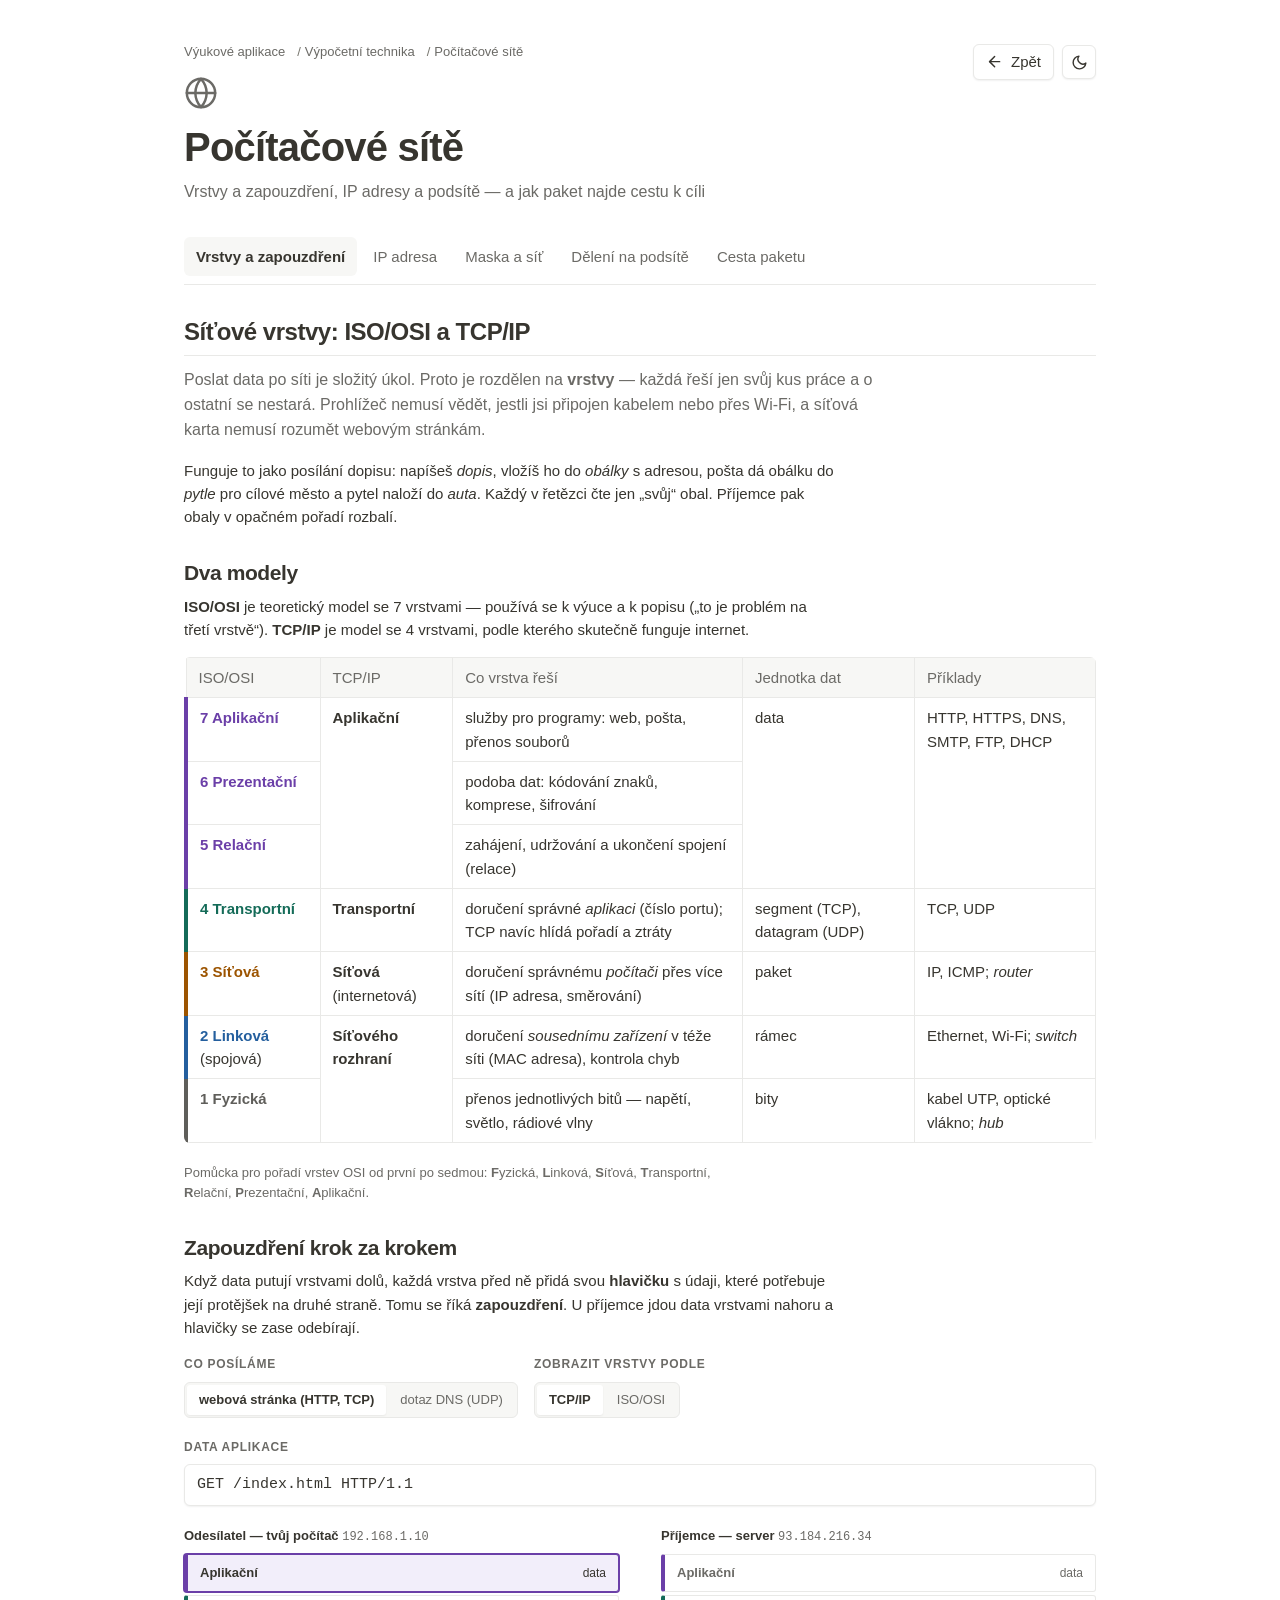
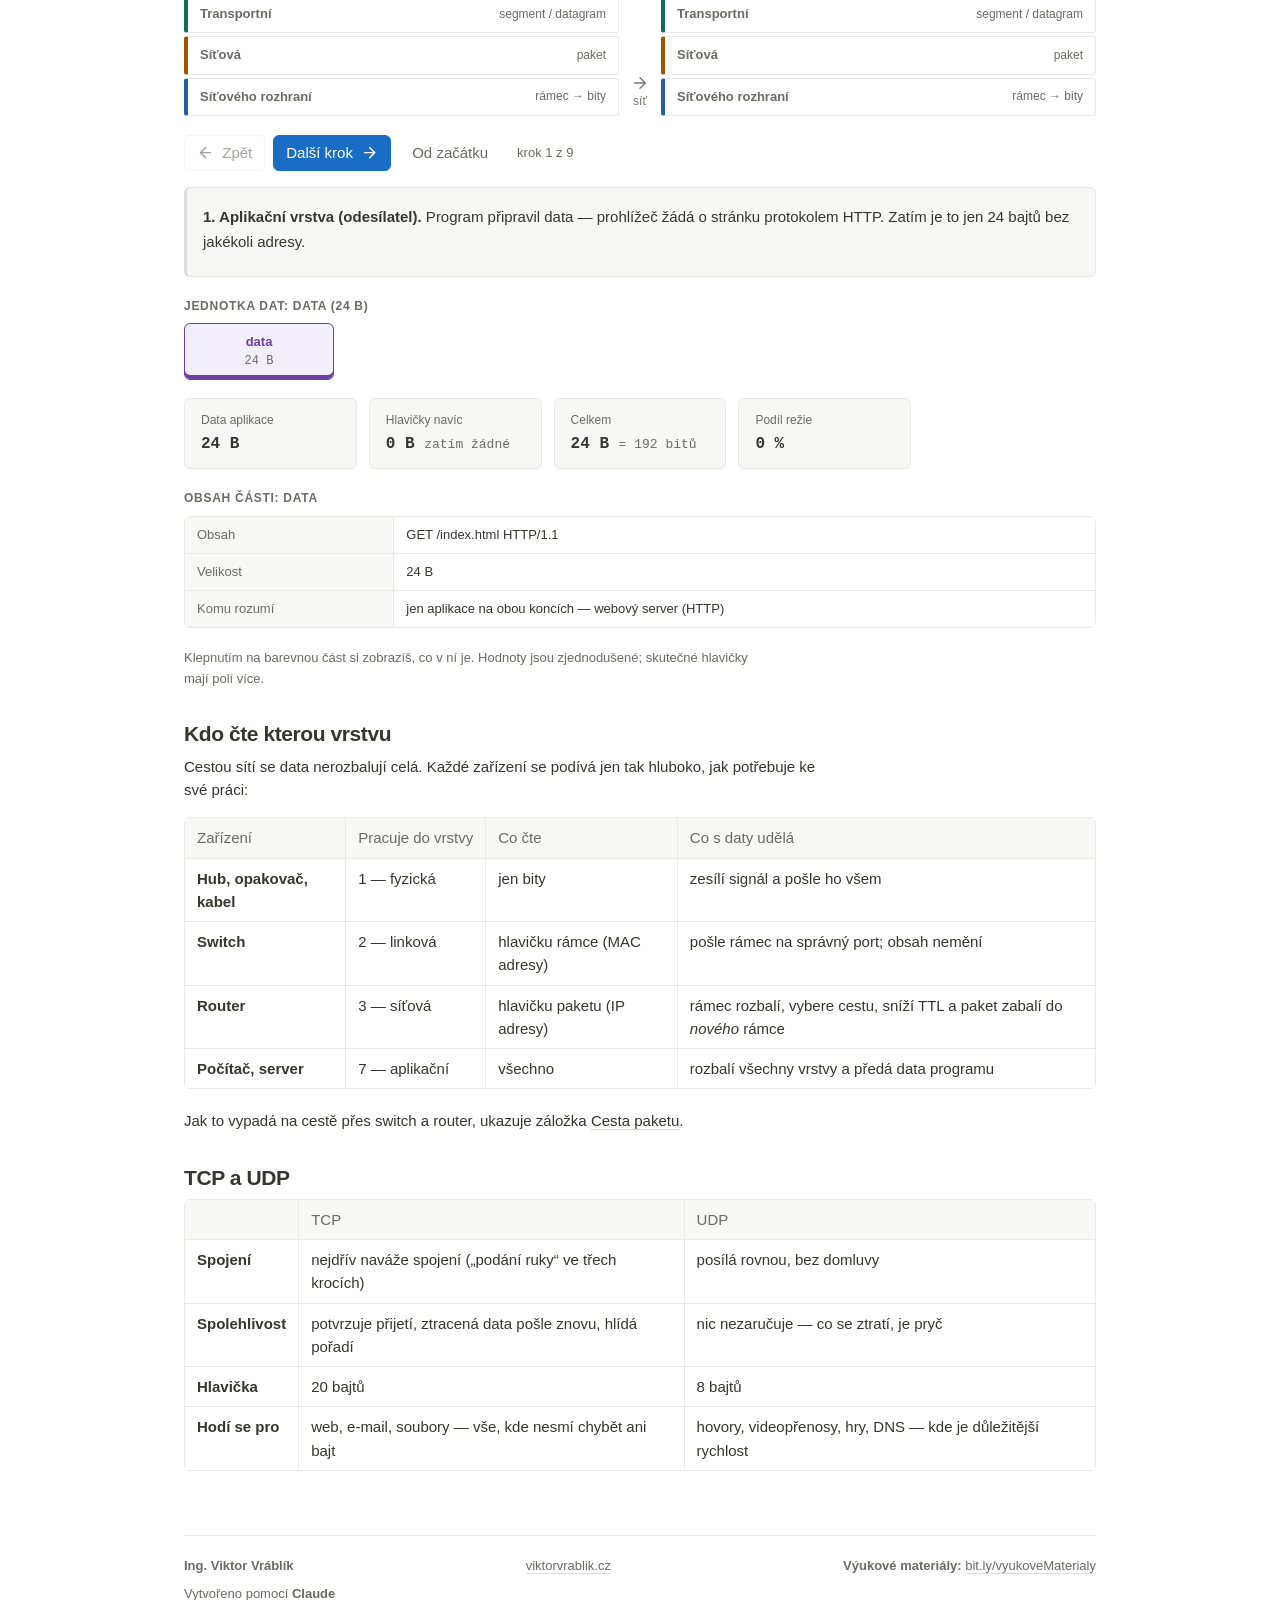
<file: vypocetni_technika/pocitacove_site.html>
<!DOCTYPE html>
<html lang="cs">
<head>
    <meta charset="UTF-8">
    <meta name="viewport" content="width=device-width, initial-scale=1">
    <title>Počítačové sítě | Výukové aplikace</title>
    <meta name="description" content="Modely ISO/OSI a TCP/IP se zapouzdřením krok za krokem, IP adresy v4 a v6, maska podsítě, dělení sítě na podsítě a cesta paketu přes switch a router včetně DHCP, DNS a NAT. S interaktivními ukázkami.">
    <meta name="author" content="Ing. Viktor Vráblík">
    <meta name="color-scheme" content="light dark">
    <meta name="theme-color" content="#ffffff">
    <link rel="icon" href="../assets/favicon.svg" type="image/svg+xml">
    <meta property="og:type" content="article">
    <meta property="og:locale" content="cs_CZ">
    <meta property="og:title" content="Počítačové sítě">
    <meta property="og:description" content="Modely ISO/OSI a TCP/IP se zapouzdřením krok za krokem, IP adresy v4 a v6, maska podsítě, dělení sítě na podsítě a cesta paketu přes switch a router včetně DHCP, DNS a NAT. S interaktivními ukázkami.">
    <link rel="stylesheet" href="../assets/style.css">
    <script>
        // Nastaví motiv ještě před vykreslením, aby stránka neproblikla.
        (function () {
            try {
                var t = localStorage.getItem('va-theme');
                if (t !== 'light' && t !== 'dark') {
                    t = window.matchMedia('(prefers-color-scheme: dark)').matches ? 'dark' : 'light';
                }
                document.documentElement.setAttribute('data-theme', t);
            } catch (e) {}
        })();
    </script>
    <style>
        /* ==================================================================
           Specifika stránky Počítačové sítě
           ================================================================== */

        .lead { font-size: var(--fs-md); color: var(--text-muted); max-width: 70ch; }
        .tab-content > p, .tab-content li { max-width: 78ch; }
        .mono { font-family: var(--font-mono); }
        .nowrap { white-space: nowrap; }
        .center { text-align: center; }
        .mt-4 { margin-top: var(--space-4); }
        .mt-6 { margin-top: var(--space-6); }
        .mb-0 { margin-bottom: 0 !important; }
        .ok   { color: var(--c-green); font-weight: 600; }
        .bad  { color: var(--c-red);   font-weight: 600; }
        .warn { color: var(--c-orange); font-weight: 600; }

        /* Výpis binárních / hexadecimálních dat */
        .code-box {
            padding: var(--space-4);
            margin-bottom: var(--space-5);
            font-family: var(--font-mono);
            font-size: var(--fs-sm);
            line-height: var(--lh-relaxed);
            color: var(--text);
            background: var(--surface-sunken);
            border: 1px solid var(--border);
            border-radius: var(--radius-md);
            overflow-wrap: anywhere;
        }
        .code-box--pre { white-space: pre; overflow-x: auto; overflow-wrap: normal; }

        .field { margin-bottom: var(--space-5); }
        .field--inline { display: flex; flex-wrap: wrap; align-items: flex-end; gap: var(--space-4); margin-bottom: var(--space-5); }
        .field--inline > div { min-width: 0; }
        .field--inline input[type="number"] { width: 9rem; }
        .field--inline input[type="text"] { min-width: 12rem; }
        .grow { flex: 1 1 220px; }

        /* Dvousloupcové rozložení, na mobilu pod sebou */
        .two-col {
            display: grid;
            grid-template-columns: repeat(auto-fit, minmax(min(100%, 300px), 1fr));
            gap: var(--space-5);
            align-items: start;
            margin-bottom: var(--space-5);
        }

        /* Segmentový přepínač (volba režimu) */
        .seg {
            display: inline-flex;
            flex-wrap: wrap;
            gap: 2px;
            padding: 2px;
            background: var(--surface-sunken);
            border: 1px solid var(--border);
            border-radius: var(--radius-md);
        }
        .seg button {
            min-height: 30px;
            padding: var(--space-1) var(--space-3);
            font: inherit;
            font-size: var(--fs-sm);
            font-weight: 500;
            color: var(--text-muted);
            background: transparent;
            border: 0;
            border-radius: var(--radius-sm);
            cursor: pointer;
        }
        .seg button:hover { color: var(--text); background: var(--hover-bg); }
        .seg button[aria-pressed="true"] {
            color: var(--text);
            font-weight: 600;
            background: var(--surface);
            box-shadow: var(--shadow-sm);
        }

        /* Přehledové hodnoty */
        .stat-grid {
            display: grid;
            grid-template-columns: repeat(auto-fill, minmax(170px, 1fr));
            gap: var(--space-3);
            margin-bottom: var(--space-5);
        }
        .stat {
            padding: var(--space-3) var(--space-4);
            background: var(--surface-sunken);
            border: 1px solid var(--border);
            border-radius: var(--radius-md);
            min-width: 0;
        }
        .stat__label { display: block; font-size: var(--fs-xs); color: var(--text-muted); margin-bottom: 2px; }
        .stat__value { display: block; font-family: var(--font-mono); font-size: var(--fs-md); font-weight: 600; overflow-wrap: anywhere; }
        .stat__value small { font-size: var(--fs-sm); font-weight: 500; color: var(--text-muted); }

        /* Vzorec / postup výpočtu */
        .formula {
            padding: var(--space-3) var(--space-4);
            margin-bottom: var(--space-5);
            font-family: var(--font-mono);
            font-size: var(--fs-sm);
            line-height: var(--lh-relaxed);
            background: var(--surface-sunken);
            border: 1px solid var(--border);
            border-left: 3px solid var(--c-purple);
            border-radius: var(--radius-md);
            overflow-x: auto;
        }
        .formula b { color: var(--text); }

        /* ---------- Bity ---------- */
        .bits {
            display: flex;
            flex-wrap: wrap;
            gap: var(--space-2) var(--space-2);
            margin-bottom: var(--space-4);
        }
        .bits__group { display: flex; gap: 2px; }
        .bit {
            display: inline-flex;
            flex-direction: column;
            align-items: center;
            justify-content: center;
            min-width: 24px;
            height: 36px;
            padding: 0 2px;
            font-family: var(--font-mono);
            font-size: var(--fs-base);
            font-weight: 600;
            color: var(--text-muted);
            background: var(--surface);
            border: 1px solid var(--border-strong);
            border-radius: var(--radius-sm);
            cursor: pointer;
            user-select: none;
            transition: background var(--dur-fast) var(--ease);
        }
        .bit:hover { border-color: var(--accent); }
        .bit[aria-pressed="true"] { color: var(--text); background: var(--c-blue-bg); border-color: var(--c-blue); }
        .bit__w { font-size: 9px; font-weight: 500; color: var(--text-faint); line-height: 1; margin-top: 1px; }
        .bit--s { box-shadow: inset 0 -3px 0 var(--c-red); }
        .bit--e { box-shadow: inset 0 -3px 0 var(--c-green); }
        .bit--m { box-shadow: inset 0 -3px 0 var(--c-blue); }
        .bit--p { box-shadow: inset 0 -3px 0 var(--c-orange); }
        .bit--err { background: var(--c-red-bg) !important; border-color: var(--c-red) !important; color: var(--c-red) !important; }
        .bit--static { cursor: default; }
        .bit--static:hover { border-color: var(--border-strong); }

        .bit-sign { color: var(--c-red); font-weight: 700; }
        .bit-exp  { color: var(--c-green); font-weight: 700; }
        .bit-mant { color: var(--c-blue); font-weight: 700; }
        .u8-prefix { color: var(--c-orange); font-weight: 700; }
        .u8-payload { color: var(--text); }

        /* ---------- Paměťový pás (datové typy) ---------- */
        .mem-strip { display: flex; flex-wrap: wrap; gap: 2px; margin-bottom: var(--space-3); font-family: var(--font-mono); font-size: var(--fs-sm); }
        .mem-byte {
            display: inline-flex; align-items: center; justify-content: center;
            width: 30px; height: 30px;
            border-radius: var(--radius-sm);
            border: 1px solid var(--border);
        }
        .rg0 { background: var(--c-blue-bg);   border-color: var(--c-blue)   !important; }
        .rg1 { background: var(--c-orange-bg); border-color: var(--c-orange) !important; }
        .rg2 { background: var(--c-green-bg);  border-color: var(--c-green)  !important; }
        .rg3 { background: var(--c-purple-bg); border-color: var(--c-purple) !important; }
        .rg4 { background: var(--c-pink-bg);   border-color: var(--c-pink)   !important; }
        .rg5 { background: var(--c-yellow-bg); border-color: var(--c-yellow) !important; }
        .rg6 { background: var(--c-red-bg);    border-color: var(--c-red)    !important; }
        .rg7 { background: var(--c-brown-bg);  border-color: var(--c-brown)  !important; }
        .legend__swatch[class*="rg"] { border: 1px solid; }

        .controls-box {
            display: grid;
            grid-template-columns: repeat(auto-fit, minmax(min(100%, 220px), 1fr));
            gap: var(--space-4);
            padding: var(--space-4);
            margin-bottom: var(--space-5);
            background: var(--surface-sunken);
            border: 1px solid var(--border);
            border-radius: var(--radius-md);
        }
        .controls-box .label { text-transform: none; letter-spacing: 0; font-size: var(--fs-sm); font-weight: 500; }
        .controls-box .label output, .controls-box .label span { color: var(--text); font-weight: 600; }

        /* ---------- IP adresa ---------- */
        .octets { display: flex; flex-wrap: wrap; gap: var(--space-3); margin-bottom: var(--space-4); }
        .octet { text-align: center; }
        .octet .bits { margin-bottom: var(--space-1); }
        .octet__val { font-family: var(--font-mono); font-size: var(--fs-lg); font-weight: 600; }
        .net  { color: var(--c-green); font-weight: 700; }
        .host { color: var(--c-blue);  font-weight: 700; }
        .bit--net  { box-shadow: inset 0 -3px 0 var(--c-green); }
        .bit--host { box-shadow: inset 0 -3px 0 var(--c-blue); }
        .calc-lines { white-space: pre; }

        /* ---------- Adresní prostor ---------- */
        .addr-bar {
            display: flex;
            height: 46px;
            margin-bottom: var(--space-2);
            border: 1px solid var(--border-strong);
            border-radius: var(--radius-md);
            overflow: hidden;
        }
        .addr-bar > div {
            display: flex; align-items: center; justify-content: center;
            min-width: 0;
            font-family: var(--font-mono); font-size: var(--fs-xs); font-weight: 600;
            white-space: nowrap; overflow: hidden;
            border-right: 1px solid var(--border-strong);
        }
        .addr-bar > div:last-child { border-right: 0; }
        .addr-bar .free { background: repeating-linear-gradient(45deg, var(--surface-sunken), var(--surface-sunken) 6px, var(--surface) 6px, var(--surface) 12px); color: var(--text-muted); border-color: var(--border-strong) !important; }
        .addr-scale { display: flex; justify-content: space-between; font-family: var(--font-mono); font-size: var(--fs-xs); color: var(--text-muted); margin-bottom: var(--space-5); }
        td .sw { display: inline-block; width: 10px; height: 10px; border-radius: 2px; border: 1px solid; margin-right: var(--space-2); }

        /* ---------- Cesta paketu ---------- */
        .topo-wrap { overflow-x: auto; margin-bottom: var(--space-4); background: var(--surface); border: 1px solid var(--border); border-radius: var(--radius-md); }
        .topo-wrap svg { display: block; min-width: 640px; width: 100%; height: auto; }
        .topo text { font-family: var(--font-sans); fill: var(--text); }
        .topo .sub { fill: var(--text-muted); font-family: var(--font-mono); }
        .topo .node rect, .topo .node ellipse { fill: var(--surface-sunken); stroke: var(--border-strong); stroke-width: 1.5; }
        .topo .node.is-active rect, .topo .node.is-active ellipse { fill: var(--c-blue-bg); stroke: var(--accent); stroke-width: 2.5; }
        .topo .link { stroke: var(--border-strong); stroke-width: 2; }
        .topo .link.is-active { stroke: var(--accent); stroke-width: 3.5; }
        .topo .zone { fill: none; stroke: var(--border); stroke-dasharray: 6 5; }
        .topo .zone-label { fill: var(--text-faint); font-size: 11px; }
        .topo .packet { fill: var(--c-orange); stroke: var(--surface); stroke-width: 2; }
        .step-nav { display: flex; flex-wrap: wrap; align-items: center; gap: var(--space-2); margin-bottom: var(--space-4); }
        .step-nav .count { color: var(--text-muted); font-size: var(--fs-sm); margin-left: var(--space-2); }
        .hdr-table td.changed { background: var(--c-yellow-bg); font-weight: 600; }
        .hdr-table td, .hdr-table th { font-size: var(--fs-sm); }
        tr.is-match td { background: var(--c-green-bg); font-weight: 600; }

        /* ---------- Vrstvy a zapouzdření ---------- */
        .L-app  { --lc: var(--c-purple); --lb: var(--c-purple-bg); }
        .L-tr   { --lc: var(--c-green);  --lb: var(--c-green-bg); }
        .L-net  { --lc: var(--c-orange); --lb: var(--c-orange-bg); }
        .L-link { --lc: var(--c-blue);   --lb: var(--c-blue-bg); }
        .L-phys { --lc: var(--c-gray);   --lb: var(--c-gray-bg); }
        .layers-table tr > td:first-child { border-left: 4px solid var(--lc); }
        .layers-table tr > td:first-child strong { color: var(--lc); }

        .stacks { display: grid; grid-template-columns: minmax(0, 1fr) auto minmax(0, 1fr); gap: var(--space-3); align-items: stretch; margin-bottom: var(--space-4); }
        .stack-title { font-size: var(--fs-sm); font-weight: 600; margin-bottom: var(--space-2); }
        .stack-title .muted { font-family: var(--font-mono); font-weight: 400; font-size: var(--fs-xs); }
        .layer {
            display: flex; justify-content: space-between; align-items: center; gap: var(--space-2);
            padding: var(--space-2) var(--space-3); margin-bottom: 3px;
            border: 1px solid var(--border); border-left: 4px solid var(--lc);
            border-radius: var(--radius-sm); background: var(--surface);
            font-size: var(--fs-sm); color: var(--text-muted);
        }
        .layer__name { font-weight: 600; }
        .layer__pdu { font-size: var(--fs-xs); text-align: right; }
        .layer.is-on { background: var(--lb); border-color: var(--lc); color: var(--text); box-shadow: 0 0 0 1px var(--lc); }
        .stack-wire { display: flex; flex-direction: column; align-items: center; justify-content: flex-end; padding-bottom: var(--space-2); color: var(--text-faint); font-size: var(--fs-xs); }
        .stack-wire.is-on { color: var(--accent); font-weight: 700; }
        @media (max-width: 640px) {
            .stacks { grid-template-columns: minmax(0, 1fr); }
            .stack-wire { flex-direction: row; justify-content: center; gap: var(--space-2); padding: 0; }
            .stack-wire svg { transform: rotate(90deg); }
            .layer__pdu { display: none; }
        }

        .pdu-wrap { overflow-x: auto; margin-bottom: var(--space-4); padding-bottom: 2px; }
        .pdu { display: flex; min-width: max-content; border-radius: var(--radius-md); }
        .pdu-part {
            display: flex; flex-direction: column; align-items: center; justify-content: center;
            min-height: 56px; padding: var(--space-2) var(--space-4);
            font: inherit; font-size: var(--fs-sm); font-weight: 600; white-space: nowrap;
            color: var(--lc); background: var(--lb);
            border: 1px solid var(--lc); border-right-width: 0;
            cursor: pointer;
        }
        .pdu-part:first-child { border-radius: var(--radius-md) 0 0 var(--radius-md); }
        .pdu-part:last-child { border-right-width: 1px; border-radius: 0 var(--radius-md) var(--radius-md) 0; }
        .pdu-part:only-child { border-radius: var(--radius-md); }
        .pdu-part[data-id="data"] { min-width: 150px; }
        .pdu-part small { font-family: var(--font-mono); font-weight: 400; font-size: var(--fs-xs); color: var(--text-muted); }
        .pdu-part.is-sel { box-shadow: inset 0 -4px 0 var(--lc); }
        .pdu-bits { padding: var(--space-4); font-family: var(--font-mono); font-size: var(--fs-sm); color: var(--text); background: var(--lb); border: 1px solid var(--lc); border-radius: var(--radius-md); white-space: nowrap; }
    </style>
</head>
<body>

<a class="skip-link" href="#obsah">Přeskočit na obsah</a>

<div class="page">

    <header class="site-header">
        <div class="site-header__text">
            <nav class="breadcrumb" aria-label="Drobečková navigace">
                <a href="../index.html">Výukové aplikace</a>
                <span class="breadcrumb__sep" aria-hidden="true">/</span>
                <a href="../index.html#filtry" data-cat="vypocet">Výpočetní technika</a>
                <span class="breadcrumb__sep" aria-hidden="true">/</span>
                <span class="breadcrumb__current" aria-current="page">Počítačové sítě</span>
            </nav>
            <svg class="page-icon" viewBox="0 0 24 24" fill="none" stroke="currentColor" stroke-width="2" stroke-linecap="round" stroke-linejoin="round" aria-hidden="true"><circle cx="12" cy="12" r="10"></circle><line x1="2" y1="12" x2="22" y2="12"></line><path d="M12 2a15.3 15.3 0 0 1 4 10 15.3 15.3 0 0 1-4 10 15.3 15.3 0 0 1-4-10 15.3 15.3 0 0 1 4-10z"></path></svg>
            <h1>Počítačové sítě</h1>
            <p class="subtitle">Vrstvy a zapouzdření, IP adresy a podsítě — a jak paket najde cestu k cíli</p>
        </div>
        <div class="site-header__actions">
            <a class="btn" href="../index.html">
                <svg class="icon" viewBox="0 0 24 24" fill="none" stroke="currentColor" stroke-width="2" stroke-linecap="round" stroke-linejoin="round" aria-hidden="true"><line x1="19" y1="12" x2="5" y2="12"></line><polyline points="12 19 5 12 12 5"></polyline></svg>
                Zpět
            </a>
            <button class="btn btn--icon theme-toggle" type="button" aria-pressed="false" title="Přepnout na tmavý režim">
                <span class="visually-hidden">Přepnout světlý a tmavý režim</span>
                <svg class="icon icon-moon" viewBox="0 0 24 24" fill="none" stroke="currentColor" stroke-width="2" stroke-linecap="round" stroke-linejoin="round" aria-hidden="true"><path d="M21 12.79A9 9 0 1 1 11.21 3 7 7 0 0 0 21 12.79z"></path></svg>
                <svg class="icon icon-sun" viewBox="0 0 24 24" fill="none" stroke="currentColor" stroke-width="2" stroke-linecap="round" stroke-linejoin="round" aria-hidden="true"><circle cx="12" cy="12" r="5"></circle><line x1="12" y1="1" x2="12" y2="3"></line><line x1="12" y1="21" x2="12" y2="23"></line><line x1="4.22" y1="4.22" x2="5.64" y2="5.64"></line><line x1="18.36" y1="18.36" x2="19.78" y2="19.78"></line><line x1="1" y1="12" x2="3" y2="12"></line><line x1="21" y1="12" x2="23" y2="12"></line><line x1="4.22" y1="19.78" x2="5.64" y2="18.36"></line><line x1="18.36" y1="5.64" x2="19.78" y2="4.22"></line></svg>
            </button>
        </div>
    </header>

<main id="obsah" tabindex="-1">

    <div class="tabs" role="tablist" aria-label="Kapitoly">
        <button class="tab active" type="button" role="tab" id="t-vrstvy" aria-controls="vrstvy" aria-selected="true" tabindex="0">Vrstvy a zapouzdření</button>
        <button class="tab" type="button" role="tab" id="t-ip-adresa" aria-controls="ip-adresa" aria-selected="false" tabindex="-1">IP adresa</button>
        <button class="tab" type="button" role="tab" id="t-maska" aria-controls="maska" aria-selected="false" tabindex="-1">Maska a síť</button>
        <button class="tab" type="button" role="tab" id="t-podsite" aria-controls="podsite" aria-selected="false" tabindex="-1">Dělení na podsítě</button>
        <button class="tab" type="button" role="tab" id="t-cesta-paketu" aria-controls="cesta-paketu" aria-selected="false" tabindex="-1">Cesta paketu</button>
    </div>

    <!-- ================================================================
         0. VRSTVY A ZAPOUZDŘENÍ
         ================================================================ -->
    <section id="vrstvy" class="tab-content active" role="tabpanel" aria-labelledby="t-vrstvy">
        <h2>Síťové vrstvy: ISO/OSI a TCP/IP</h2>
        <p class="lead">Poslat data po síti je složitý úkol. Proto je rozdělen na <strong>vrstvy</strong> — každá řeší jen svůj kus práce a o ostatní se nestará. Prohlížeč nemusí vědět, jestli jsi připojen kabelem nebo přes Wi-Fi, a síťová karta nemusí rozumět webovým stránkám.</p>

        <p>Funguje to jako posílání dopisu: napíšeš <em>dopis</em>, vložíš ho do <em>obálky</em> s adresou, pošta dá obálku do <em>pytle</em> pro cílové město a pytel naloží do <em>auta</em>. Každý v řetězci čte jen „svůj“ obal. Příjemce pak obaly v opačném pořadí rozbalí.</p>

        <h3>Dva modely</h3>
        <p><strong>ISO/OSI</strong> je teoretický model se 7 vrstvami — používá se k výuce a k popisu („to je problém na třetí vrstvě“). <strong>TCP/IP</strong> je model se 4 vrstvami, podle kterého skutečně funguje internet.</p>
        <div class="table-wrap">
            <table class="notion-table layers-table">
                <thead><tr><th>ISO/OSI</th><th>TCP/IP</th><th>Co vrstva řeší</th><th>Jednotka dat</th><th>Příklady</th></tr></thead>
                <tbody>
                <tr class="L-app"><td><strong>7 Aplikační</strong></td><td rowspan="3"><strong>Aplikační</strong></td><td>služby pro programy: web, pošta, přenos souborů</td><td rowspan="3">data</td><td rowspan="3">HTTP, HTTPS, DNS, SMTP, FTP, DHCP</td></tr>
                <tr class="L-app"><td><strong>6 Prezentační</strong></td><td>podoba dat: kódování znaků, komprese, šifrování</td></tr>
                <tr class="L-app"><td><strong>5 Relační</strong></td><td>zahájení, udržování a ukončení spojení (relace)</td></tr>
                <tr class="L-tr"><td><strong>4 Transportní</strong></td><td><strong>Transportní</strong></td><td>doručení správné <em>aplikaci</em> (číslo portu); TCP navíc hlídá pořadí a ztráty</td><td>segment (TCP), datagram (UDP)</td><td>TCP, UDP</td></tr>
                <tr class="L-net"><td><strong>3 Síťová</strong></td><td><strong>Síťová</strong> (internetová)</td><td>doručení správnému <em>počítači</em> přes více sítí (IP adresa, směrování)</td><td>paket</td><td>IP, ICMP; <em>router</em></td></tr>
                <tr class="L-link"><td><strong>2 Linková</strong> (spojová)</td><td rowspan="2"><strong>Síťového rozhraní</strong></td><td>doručení <em>sousednímu zařízení</em> v téže síti (MAC adresa), kontrola chyb</td><td>rámec</td><td>Ethernet, Wi-Fi; <em>switch</em></td></tr>
                <tr class="L-phys"><td><strong>1 Fyzická</strong></td><td>přenos jednotlivých bitů — napětí, světlo, rádiové vlny</td><td>bity</td><td>kabel UTP, optické vlákno; <em>hub</em></td></tr>
                </tbody>
            </table>
        </div>
        <p class="muted text-sm">Pomůcka pro pořadí vrstev OSI od první po sedmou: <strong>F</strong>yzická, <strong>L</strong>inková, <strong>S</strong>íťová, <strong>T</strong>ransportní, <strong>R</strong>elační, <strong>P</strong>rezentační, <strong>A</strong>plikační.</p>

        <h3>Zapouzdření krok za krokem</h3>
        <p>Když data putují vrstvami dolů, každá vrstva před ně přidá svou <strong>hlavičku</strong> s údaji, které potřebuje její protějšek na druhé straně. Tomu se říká <strong>zapouzdření</strong>. U příjemce jdou data vrstvami nahoru a hlavičky se zase odebírají.</p>

        <div class="field--inline">
            <div>
                <span class="label">Co posíláme</span>
                <div class="seg" id="enApp" role="group" aria-label="Aplikace">
                    <button type="button" data-v="http" aria-pressed="true">webová stránka (HTTP, TCP)</button>
                    <button type="button" data-v="dns" aria-pressed="false">dotaz DNS (UDP)</button>
                </div>
            </div>
            <div>
                <span class="label">Zobrazit vrstvy podle</span>
                <div class="seg" id="enModel" role="group" aria-label="Model vrstev">
                    <button type="button" data-v="tcpip" aria-pressed="true">TCP/IP</button>
                    <button type="button" data-v="osi" aria-pressed="false">ISO/OSI</button>
                </div>
            </div>
        </div>
        <div class="field">
            <label class="label" for="enData">Data aplikace</label>
            <input type="text" id="enData" class="mono" value="" spellcheck="false" autocomplete="off" maxlength="120">
        </div>

        <div class="stacks">
            <div class="stack-col">
                <div class="stack-title">Odesílatel — tvůj počítač <span class="muted">192.168.1.10</span></div>
                <div id="enS"></div>
            </div>
            <div class="stack-wire" id="enWire" aria-hidden="true">
                <svg class="icon icon--lg" viewBox="0 0 24 24" fill="none" stroke="currentColor" stroke-width="2" stroke-linecap="round" stroke-linejoin="round"><line x1="5" y1="12" x2="19" y2="12"></line><polyline points="12 5 19 12 12 19"></polyline></svg>
                <span>síť</span>
            </div>
            <div class="stack-col">
                <div class="stack-title">Příjemce — server <span class="muted" id="enRip">93.184.216.34</span></div>
                <div id="enR"></div>
            </div>
        </div>

        <div class="step-nav">
            <button class="btn" type="button" id="enPrev">
                <svg class="icon" viewBox="0 0 24 24" fill="none" stroke="currentColor" stroke-width="2" stroke-linecap="round" stroke-linejoin="round" aria-hidden="true"><line x1="19" y1="12" x2="5" y2="12"></line><polyline points="12 19 5 12 12 5"></polyline></svg>
                Zpět
            </button>
            <button class="btn btn--primary" type="button" id="enNext">
                Další krok
                <svg class="icon" viewBox="0 0 24 24" fill="none" stroke="currentColor" stroke-width="2" stroke-linecap="round" stroke-linejoin="round" aria-hidden="true"><line x1="5" y1="12" x2="19" y2="12"></line><polyline points="12 5 19 12 12 19"></polyline></svg>
            </button>
            <button class="btn btn--ghost" type="button" id="enReset">Od začátku</button>
            <span class="count" id="enCount"></span>
        </div>
        <div class="callout callout--neutral" id="enText" aria-live="polite" style="min-height:6em"></div>

        <span class="label" id="enPduLabel">Jednotka dat</span>
        <div class="pdu-wrap"><div class="pdu" id="enPdu" role="group" aria-label="Části datové jednotky, klepnutím zobrazíš obsah hlavičky"></div></div>
        <div class="stat-grid" id="enStats"></div>

        <span class="label" id="enFieldsLabel">Obsah hlavičky</span>
        <div class="table-wrap"><table class="notion-table hdr-table" id="enFields"></table></div>
        <p class="muted text-sm">Klepnutím na barevnou část si zobrazíš, co v ní je. Hodnoty jsou zjednodušené; skutečné hlavičky mají polí více.</p>

        <h3>Kdo čte kterou vrstvu</h3>
        <p>Cestou sítí se data nerozbalují celá. Každé zařízení se podívá jen tak hluboko, jak potřebuje ke své práci:</p>
        <div class="table-wrap">
            <table class="notion-table">
                <thead><tr><th>Zařízení</th><th>Pracuje do vrstvy</th><th>Co čte</th><th>Co s daty udělá</th></tr></thead>
                <tbody>
                <tr><td><strong>Hub, opakovač, kabel</strong></td><td>1 — fyzická</td><td>jen bity</td><td>zesílí signál a pošle ho všem</td></tr>
                <tr><td><strong>Switch</strong></td><td>2 — linková</td><td>hlavičku rámce (MAC adresy)</td><td>pošle rámec na správný port; obsah nemění</td></tr>
                <tr><td><strong>Router</strong></td><td>3 — síťová</td><td>hlavičku paketu (IP adresy)</td><td>rámec rozbalí, vybere cestu, sníží TTL a paket zabalí do <em>nového</em> rámce</td></tr>
                <tr><td><strong>Počítač, server</strong></td><td>7 — aplikační</td><td>všechno</td><td>rozbalí všechny vrstvy a předá data programu</td></tr>
                </tbody>
            </table>
        </div>
        <p>Jak to vypadá na cestě přes switch a router, ukazuje záložka <a href="#cesta-paketu" data-tab>Cesta paketu</a>.</p>

        <h3>TCP a UDP</h3>
        <div class="table-wrap">
            <table class="notion-table">
                <thead><tr><th></th><th>TCP</th><th>UDP</th></tr></thead>
                <tbody>
                <tr><td><strong>Spojení</strong></td><td>nejdřív naváže spojení („podání ruky“ ve třech krocích)</td><td>posílá rovnou, bez domluvy</td></tr>
                <tr><td><strong>Spolehlivost</strong></td><td>potvrzuje přijetí, ztracená data pošle znovu, hlídá pořadí</td><td>nic nezaručuje — co se ztratí, je pryč</td></tr>
                <tr><td><strong>Hlavička</strong></td><td>20 bajtů</td><td>8 bajtů</td></tr>
                <tr><td><strong>Hodí se pro</strong></td><td>web, e-mail, soubory — vše, kde nesmí chybět ani bajt</td><td>hovory, videopřenosy, hry, DNS — kde je důležitější rychlost</td></tr>
                </tbody>
            </table>
        </div>
    </section>

    <!-- ================================================================
         1. IP ADRESA
         ================================================================ -->
    <section id="ip-adresa" class="tab-content" role="tabpanel" aria-labelledby="t-ip-adresa" hidden>
        <h2>IP adresa</h2>
        <p class="lead">Každé zařízení v síti potřebuje adresu, podobně jako dům potřebuje adresu pro pošťáka. <strong>IP adresa</strong> (verze 4) je 32bitové číslo. Aby se dobře četlo, zapisuje se jako čtyři čísla 0–255 oddělená tečkami — každé číslo je jeden bajt (oktet).</p>

        <h3>Adresa jako 32 bitů</h3>
        <p>Zadej adresu, nebo přepínej jednotlivé bity klepnutím.</p>
        <div class="field--inline">
            <div>
                <label class="label" for="ipInput">IP adresa</label>
                <input type="text" id="ipInput" class="mono" value="192.168.1.10" spellcheck="false" autocomplete="off" inputmode="decimal">
            </div>
            <div class="seg" id="ipPresets" role="group" aria-label="Ukázkové adresy">
                <button type="button" data-ip="192.168.1.10">domácí síť</button>
                <button type="button" data-ip="10.0.0.5">firemní síť</button>
                <button type="button" data-ip="127.0.0.1">localhost</button>
                <button type="button" data-ip="8.8.8.8">veřejná</button>
                <button type="button" data-ip="169.254.12.7">bez DHCP</button>
                <button type="button" data-ip="255.255.255.255">broadcast</button>
            </div>
        </div>
        <div class="octets" id="ipOctets"></div>
        <div id="ipKind" aria-live="polite"></div>
        <div class="stat-grid" id="ipStats"></div>

        <h3>Zvláštní rozsahy adres</h3>
        <p>Ne každou adresu potkáš na internetu. Některé rozsahy jsou vyhrazené — nejdůležitější jsou <strong>privátní adresy</strong>, které může použít kdokoli ve své domácí nebo firemní síti. Na internetu se nesměrují, ven se dostanou jen přes překlad adres (NAT) na routeru.</p>
        <div class="table-wrap">
            <table class="notion-table">
                <thead><tr><th>Rozsah</th><th>Zápis</th><th>K čemu slouží</th></tr></thead>
                <tbody>
                <tr><td class="mono">10.0.0.0 – 10.255.255.255</td><td class="mono">10.0.0.0/8</td><td>privátní — velké firemní sítě</td></tr>
                <tr><td class="mono">172.16.0.0 – 172.31.255.255</td><td class="mono">172.16.0.0/12</td><td>privátní — středně velké sítě</td></tr>
                <tr><td class="mono">192.168.0.0 – 192.168.255.255</td><td class="mono">192.168.0.0/16</td><td>privátní — domácí sítě a malé firmy</td></tr>
                <tr><td class="mono">127.0.0.0 – 127.255.255.255</td><td class="mono">127.0.0.0/8</td><td>loopback — počítač mluví sám se sebou (<code>localhost</code>)</td></tr>
                <tr><td class="mono">169.254.0.0 – 169.254.255.255</td><td class="mono">169.254.0.0/16</td><td>automatická adresa, když počítač nedostane adresu od DHCP serveru</td></tr>
                <tr><td class="mono">224.0.0.0 – 239.255.255.255</td><td class="mono">224.0.0.0/4</td><td>multicast — vysílání skupině zařízení</td></tr>
                <tr><td class="mono">255.255.255.255</td><td>—</td><td>broadcast — všem v místní síti</td></tr>
                </tbody>
            </table>
        </div>

        <h3>IPv4 a IPv6</h3>
        <p>32 bitů dává jen asi 4,3 miliardy adres — méně, než je lidí na Zemi. Volné adresy IPv4 už došly, proto se postupně přechází na <strong>IPv6</strong> se 128 bity.</p>
        <div class="table-wrap">
            <table class="notion-table">
                <thead><tr><th></th><th>IPv4</th><th>IPv6</th></tr></thead>
                <tbody>
                <tr><td><strong>Délka</strong></td><td>32 bitů</td><td>128 bitů</td></tr>
                <tr><td><strong>Počet adres</strong></td><td class="mono">2³² ≈ 4,3 · 10⁹</td><td class="mono">2¹²⁸ ≈ 3,4 · 10³⁸</td></tr>
                <tr><td><strong>Zápis</strong></td><td>4 desítková čísla oddělená tečkou</td><td>8 skupin po 4 hex číslicích oddělených dvojtečkou</td></tr>
                <tr><td><strong>Příklad</strong></td><td class="mono">192.168.1.10</td><td class="mono">2001:db8::8a2e:370:7334</td></tr>
                </tbody>
            </table>
        </div>
        <p>Adresa IPv6 je dlouhá, proto se zkracuje dvěma pravidly: v každé skupině se vynechají <strong>úvodní nuly</strong> a <strong>jedna</strong> nejdelší řada nulových skupin se nahradí dvěma dvojtečkami <code>::</code>.</p>
        <div class="field">
            <label class="label" for="v6Input">Adresa IPv6 (plná nebo zkrácená)</label>
            <input type="text" id="v6Input" class="mono" value="2001:0db8:0000:0000:0000:8a2e:0370:7334" spellcheck="false" autocomplete="off">
        </div>
        <div class="formula" id="v6Out" aria-live="polite"></div>
    </section>

    <!-- ================================================================
         2. MASKA A SÍŤ
         ================================================================ -->
    <section id="maska" class="tab-content" role="tabpanel" aria-labelledby="t-maska" hidden>
        <h2>Maska podsítě</h2>
        <p class="lead">IP adresa má dvě části: <span class="net">adresu sítě</span> (jako název ulice) a <span class="host">adresu zařízení</span> v té síti (číslo domu). Kde je mezi nimi hranice, určuje <strong>maska</strong>.</p>

        <p>Maska je také 32bitové číslo: zleva samé jedničky (část sítě), pak samé nuly (část zařízení). Zkráceně se zapisuje jako <strong>prefix</strong> — počet jedniček za lomítkem. Maska <code>255.255.255.0</code> je totéž co <code>/24</code>.</p>

        <div class="field--inline">
            <div>
                <label class="label" for="mIp">IP adresa zařízení</label>
                <input type="text" id="mIp" class="mono" value="192.168.1.10" spellcheck="false" autocomplete="off" inputmode="decimal">
            </div>
            <div class="grow">
                <label class="label" for="mPrefix" style="text-transform:none;letter-spacing:0">Prefix: <output id="mPrefixV" class="mono">/24</output> — hranici posouvej jezdcem</label>
                <input type="range" id="mPrefix" min="0" max="32" value="24">
            </div>
        </div>
        <div class="legend">
            <span class="legend__item"><span class="legend__swatch" style="background:var(--c-green)"></span>část sítě</span>
            <span class="legend__item"><span class="legend__swatch" style="background:var(--c-blue)"></span>část zařízení (hostitele)</span>
        </div>
        <div class="formula calc-lines" id="mCalc" aria-live="polite"></div>
        <div class="stat-grid" id="mStats"></div>

        <div class="callout callout--info">
            <strong>Jak se počítá:</strong>
            adresa sítě = IP <strong>AND</strong> maska (bity zařízení se vynulují) ·
            broadcast = bity zařízení samé jedničky ·
            počet zařízení = 2<sup>počet nul v masce</sup> − 2 (adresa sítě a broadcast se nepřidělují).
        </div>

        <h3>Jsou dvě zařízení ve stejné síti?</h3>
        <p>Než počítač cokoli odešle, položí si právě tuhle otázku. Pokud ano, pošle data <strong>přímo</strong>. Pokud ne, pošle je <strong>výchozí bráně</strong> (routeru), ať se postará.</p>
        <div class="field--inline">
            <div><label class="label" for="sA">Počítač A</label><input type="text" id="sA" class="mono" value="192.168.1.10" spellcheck="false" autocomplete="off"></div>
            <div><label class="label" for="sB">Počítač B</label><input type="text" id="sB" class="mono" value="192.168.2.20" spellcheck="false" autocomplete="off"></div>
            <div><label class="label" for="sP">Prefix</label>
                <select id="sP"></select></div>
        </div>
        <div class="formula calc-lines" id="sCalc"></div>
        <div id="sMsg" aria-live="polite"></div>

        <h3>Přehled masek</h3>
        <div class="table-wrap">
            <table class="notion-table" id="maskTable">
                <thead><tr><th>Prefix</th><th>Maska</th><th>Adres celkem</th><th>Použitelných pro zařízení</th><th>Typické použití</th></tr></thead>
                <tbody></tbody>
            </table>
        </div>
    </section>

    <!-- ================================================================
         3. DĚLENÍ NA PODSÍTĚ
         ================================================================ -->
    <section id="podsite" class="tab-content" role="tabpanel" aria-labelledby="t-podsite" hidden>
        <h2>Dělení sítě na podsítě</h2>
        <p class="lead">Jednu velkou síť je často lepší rozdělit na menší — učebny, kanceláře, hosty na Wi-Fi. Sítě jsou pak přehlednější, bezpečnější a rušivý provoz (broadcast) zůstane v malé části.</p>
        <p>Princip: z části zařízení si „půjčíme“ několik bitů a přidáme je k části sítě. Každý půjčený bit <strong>zdvojnásobí počet podsítí</strong> a <strong>zmenší každou na polovinu</strong>.</p>

        <div class="field--inline">
            <div>
                <label class="label" for="subNet">Výchozí síť</label>
                <input type="text" id="subNet" class="mono" value="192.168.10.0" spellcheck="false" autocomplete="off">
            </div>
            <div>
                <label class="label" for="subPrefix">Prefix</label>
                <select id="subPrefix"></select>
            </div>
            <div>
                <span class="label">Způsob dělení</span>
                <div class="seg" id="subMode" role="group" aria-label="Způsob dělení">
                    <button type="button" data-v="equal" aria-pressed="true">stejně velké podsítě</button>
                    <button type="button" data-v="vlsm" aria-pressed="false">podle potřeby (VLSM)</button>
                </div>
            </div>
        </div>

        <div id="subEqual">
            <div class="controls-box" style="grid-template-columns:1fr">
                <div>
                    <label class="label" for="subBorrow">Půjčené bity: <output id="subBorrowV">2</output> → <output id="subCountV">4</output> podsítě</label>
                    <input type="range" id="subBorrow" min="0" max="6" value="2">
                </div>
            </div>
        </div>
        <div id="subVlsm" hidden>
            <p><strong>VLSM</strong> (masky proměnné délky) dovolí udělat každou podsíť jinak velkou. Postup: seřaď požadavky od největšího, každému přiděl nejmenší blok o velikosti mocniny dvou, do kterého se vejde (počet zařízení + 2).</p>
            <div class="field">
                <label class="label" for="subNeeds">Kolik zařízení má mít každá podsíť (odděl čárkou)</label>
                <input type="text" id="subNeeds" value="60, 25, 12, 2" autocomplete="off">
            </div>
        </div>

        <div class="formula calc-lines" id="subBits"></div>
        <span class="label">Adresní prostor výchozí sítě</span>
        <div class="addr-bar" id="subBar"></div>
        <div class="addr-scale" id="subScale"></div>
        <div id="subMsg" aria-live="polite"></div>
        <div class="table-wrap">
            <table class="notion-table" id="subTable"></table>
        </div>
    </section>

    <!-- ================================================================
         4. CESTA PAKETU
         ================================================================ -->
    <section id="cesta-paketu" class="tab-content" role="tabpanel" aria-labelledby="t-cesta-paketu" hidden>
        <h2>Cesta paketu sítí</h2>
        <p class="lead">Data putují sítí po malých balíčcích — <strong>paketech</strong>. Každý nese adresu odesílatele a příjemce. Vyber situaci a projdi si krok za krokem, kudy paket jde a co se s ním cestou děje.</p>

        <div class="table-wrap">
            <table class="notion-table">
                <thead><tr><th>Zařízení</th><th>Podle čeho rozhoduje</th><th>Co dělá</th></tr></thead>
                <tbody>
                <tr><td><strong>Switch</strong> (přepínač)</td><td>MAC adresa — fyzická adresa síťové karty</td><td>propojuje zařízení <em>uvnitř</em> jedné sítě</td></tr>
                <tr><td><strong>Router</strong> (směrovač)</td><td>IP adresa a směrovací tabulka</td><td>propojuje <em>různé</em> sítě, hledá cestu dál</td></tr>
                </tbody>
            </table>
        </div>

        <div class="field--inline">
            <div>
                <span class="label">Vyber situaci</span>
                <div class="seg" id="pkTarget" role="group" aria-label="Situace"></div>
            </div>
        </div>

        <div class="topo-wrap"><svg class="topo" id="topo" viewBox="0 0 760 330" role="img" aria-label="Schéma sítě: dvě místní sítě propojené routerem a připojené k internetu s webovým serverem a serverem DNS"></svg></div>

        <div class="step-nav">
            <button class="btn" type="button" id="pkPrev">
                <svg class="icon" viewBox="0 0 24 24" fill="none" stroke="currentColor" stroke-width="2" stroke-linecap="round" stroke-linejoin="round" aria-hidden="true"><line x1="19" y1="12" x2="5" y2="12"></line><polyline points="12 19 5 12 12 5"></polyline></svg>
                Zpět
            </button>
            <button class="btn btn--primary" type="button" id="pkNext">
                Další krok
                <svg class="icon" viewBox="0 0 24 24" fill="none" stroke="currentColor" stroke-width="2" stroke-linecap="round" stroke-linejoin="round" aria-hidden="true"><line x1="5" y1="12" x2="19" y2="12"></line><polyline points="12 5 19 12 12 19"></polyline></svg>
            </button>
            <button class="btn btn--ghost" type="button" id="pkReset">Od začátku</button>
            <span class="count" id="pkCount"></span>
        </div>
        <div class="callout callout--neutral" id="pkText" aria-live="polite" style="min-height:7em"></div>

        <div class="two-col">
            <div>
                <span class="label">Hlavičky paketu v tomto kroku</span>
                <div class="table-wrap mb-0">
                    <table class="notion-table hdr-table" id="pkHdr"></table>
                </div>
                <p class="muted text-sm mt-4">Žlutě je označeno, co se oproti předchozímu kroku změnilo.</p>
            </div>
            <div>
                <span class="label">Směrovací tabulka routeru</span>
                <div class="table-wrap mb-0">
                    <table class="notion-table hdr-table" id="pkRoute"></table>
                </div>
                <p class="muted text-sm mt-4">Router hledá řádek, do jehož sítě cílová adresa patří. Když žádný nesedí, použije výchozí cestu <code>0.0.0.0/0</code>.</p>
            </div>
        </div>

        <div class="callout callout--info">
            <strong>Co si zapamatovat:</strong> switch se dívá jen do hlavičky rámce (2. vrstva), router rozbalí rámec a čte hlavičku paketu (3. vrstva) — podrobněji v záložce <a href="#vrstvy" data-tab>Vrstvy a zapouzdření</a>. IP adresy odesílatele a příjemce zůstávají po celou cestu stejné (výjimkou je překlad NAT na hranici s internetem). MAC adresy se mění na <em>každém</em> úseku — vždy patří dvěma sousedním zařízením. A každý router sníží hodnotu <strong>TTL</strong> o 1; při nule paket zahodí, aby v síti nebloudil věčně.
        </div>
    </section>

</main>

    <footer class="site-footer">
        <div class="site-footer__line">
            <span><strong>Ing. Viktor Vráblík</strong></span>
            <span><a href="https://viktorvrablik.cz" target="_blank" rel="noopener">viktorvrablik.cz</a></span>
            <span><strong>Výukové materiály:</strong> <a href="https://viktorvrablik.notion.site/V-ukov-materi-ly-989c7b813ff0494d84d5905f3e5a5e59" target="_blank" rel="noopener">bit.ly/vyukoveMaterialy</a></span>
        </div>
        <div class="site-footer__line">
            <span>Vytvořeno pomocí <b>Claude</b></span>
        </div>
    </footer>

</div>

<script src="../assets/theme.js"></script>
<script>
/* ======================================================================
   Počítačové sítě — společné pomocné funkce a záložky
   ====================================================================== */
'use strict';

var $ = function (id) { return document.getElementById(id); };

/** Hodnota CSS proměnné (barvy pro canvas a SVG). */
function tok(name) {
    return getComputedStyle(document.documentElement).getPropertyValue(name).trim();
}

/** Escapování textu pro innerHTML. */
function esc(s) {
    return String(s).replace(/[&<>"']/g, function (c) {
        return { '&': '&amp;', '<': '&lt;', '>': '&gt;', '"': '&quot;', "'": '&#39;' }[c];
    });
}

/** Číslo s českým oddělovačem tisíců a desetinnou čárkou. */
function fmt(n, maxFrac) {
    if (typeof n === 'bigint') return n.toString().replace(/^-/, '−').replace(/\B(?=(\d{3})+(?!\d))/g, ' ');
    return Number(n).toLocaleString('cs-CZ', { maximumFractionDigits: maxFrac == null ? 2 : maxFrac }).replace(/^-/, '−');
}

function hex2(b) { return b.toString(16).toUpperCase().padStart(2, '0'); }
function bin8(b) { return b.toString(2).padStart(8, '0'); }

/** Lidsky čitelná velikost v bajtech (desítkové předpony, jak je uvádějí výrobci). */
function humanBytes(bytes) {
    var units = ['B', 'kB', 'MB', 'GB', 'TB'];
    var i = 0, v = bytes;
    while (v >= 1000 && i < units.length - 1) { v /= 1000; i++; }
    return fmt(v, i === 0 ? 0 : 2) + ' ' + units[i];
}

/** Statistická dlaždice. */
function stat(label, value, small) {
    return '<div class="stat"><span class="stat__label">' + label + '</span><span class="stat__value">' +
        value + (small ? ' <small>' + small + '</small>' : '') + '</span></div>';
}

/** Segmentový přepínač: vrátí aktuální hodnotu a volá cb při změně. */
function bindSeg(el, cb) {
    el.addEventListener('click', function (e) {
        var b = e.target.closest('button');
        if (!b || !el.contains(b)) return;
        el.querySelectorAll('button').forEach(function (x) { x.setAttribute('aria-pressed', x === b ? 'true' : 'false'); });
        cb(b.dataset.v, b);
    });
}
function segValue(el) {
    var b = el.querySelector('button[aria-pressed="true"]');
    return b ? b.dataset.v : null;
}

/* ----------------------------------------------------------------------
   Záložky: přepínání, ARIA stavy, šipky, odkaz přes #kotvu
   ---------------------------------------------------------------------- */
function showTab(id, focus) {
    var panel = $(id);
    if (!panel || !panel.classList.contains('tab-content')) return;
    document.querySelectorAll('main > .tab-content').forEach(function (p) {
        p.classList.toggle('active', p === panel);
        p.hidden = (p !== panel);
    });
    document.querySelectorAll('.tabs .tab').forEach(function (b) {
        var on = b.getAttribute('aria-controls') === id;
        b.classList.toggle('active', on);
        b.setAttribute('aria-selected', on ? 'true' : 'false');
        b.setAttribute('tabindex', on ? '0' : '-1');
        if (on) {
            if (focus) b.focus();
            if (b.scrollIntoView) b.scrollIntoView({ block: 'nearest', inline: 'nearest' });
        }
    });
    try { history.replaceState(null, '', '#' + id); } catch (e) { /* file:// v některých prohlížečích */ }
    window.dispatchEvent(new CustomEvent('tabshown', { detail: { id: id } }));
}

(function initTabs() {
    var bar = document.querySelector('.tabs[role="tablist"]');
    bar.addEventListener('click', function (e) {
        var b = e.target.closest('.tab');
        if (b) showTab(b.getAttribute('aria-controls'));
    });
    bar.addEventListener('keydown', function (e) {
        if (['ArrowRight', 'ArrowLeft', 'Home', 'End'].indexOf(e.key) === -1) return;
        var tabs = Array.prototype.slice.call(bar.querySelectorAll('.tab'));
        var i = tabs.indexOf(document.activeElement);
        if (i === -1) return;
        e.preventDefault();
        var next = e.key === 'Home' ? 0
            : e.key === 'End' ? tabs.length - 1
            : (i + (e.key === 'ArrowRight' ? 1 : tabs.length - 1)) % tabs.length;
        showTab(tabs[next].getAttribute('aria-controls'), true);
    });
    // Odkazy uvnitř stránky na jinou záložku (<a href="#zvuk" data-tab>)
    document.addEventListener('click', function (e) {
        var a = e.target.closest('a[data-tab]');
        if (!a) return;
        e.preventDefault();
        showTab(a.getAttribute('href').slice(1));
        window.scrollTo({ top: bar.getBoundingClientRect().top + window.scrollY - 16, behavior: 'smooth' });
    });
    var h = (location.hash || '').slice(1);
    if (h && $(h) && $(h).classList.contains('tab-content')) showTab(h);
})();

/* ======================================================================
   0. VRSTVY A ZAPOUZDŘENÍ
   ====================================================================== */
(function () {
    // Řádky zásobníku vrstev pro oba modely; "ids" říká, které kroky zapouzdření řádek pokrývá.
    var MODELS = {
        tcpip: [
            { ids: ['app'], name: 'Aplikační', pdu: 'data', ex: 'HTTP, DNS' },
            { ids: ['tr'], name: 'Transportní', pdu: 'segment / datagram', ex: 'TCP, UDP' },
            { ids: ['net'], name: 'Síťová', pdu: 'paket', ex: 'IP' },
            { ids: ['link', 'phys'], name: 'Síťového rozhraní', pdu: 'rámec → bity', ex: 'Ethernet, Wi-Fi' }
        ],
        osi: [
            { ids: ['app'], name: '7 Aplikační', pdu: 'data', ex: 'HTTP, DNS' },
            { ids: ['app'], name: '6 Prezentační', pdu: 'data', ex: 'kódování, šifrování' },
            { ids: ['app'], name: '5 Relační', pdu: 'data', ex: 'řízení spojení' },
            { ids: ['tr'], name: '4 Transportní', pdu: 'segment / datagram', ex: 'TCP, UDP' },
            { ids: ['net'], name: '3 Síťová', pdu: 'paket', ex: 'IP' },
            { ids: ['link'], name: '2 Linková', pdu: 'rámec', ex: 'Ethernet, Wi-Fi' },
            { ids: ['phys'], name: '1 Fyzická', pdu: 'bity', ex: 'kabel, vlákno, rádio' }
        ]
    };
    var APPS = {
        http: { data: 'GET /index.html HTTP/1.1', proto: 'TCP', tl: 20, sport: 49152, dport: 80, svc: 'webový server (HTTP)', ipProto: '6 (TCP)', ip: '93.184.216.34' },
        dns: { data: 'Jakou IP adresu má www.skola.cz?', proto: 'UDP', tl: 8, sport: 53124, dport: 53, svc: 'server DNS', ipProto: '17 (UDP)', ip: '8.8.8.8' }
    };
    var MAC_S = '3C:52:82:1F:A0:0A', MAC_GW = '00:1A:2B:3C:4D:01';
    // krok → [strana, vrstva]
    var STEPS = [['s', 'app'], ['s', 'tr'], ['s', 'net'], ['s', 'link'], ['w', 'phys'], ['r', 'link'], ['r', 'net'], ['r', 'tr'], ['r', 'app']];

    var step = 0, sel = null;

    function app() { return APPS[segValue($('enApp'))]; }
    function dataLen() { return new TextEncoder().encode($('enData').value).length; }

    /** Části datové jednotky v daném kroku (zleva doprava, jak jdou po drátě). */
    function parts(i) {
        var a = app(), n = dataLen();
        var depth = [0, 1, 2, 3, 3, 3, 2, 1, 0][i];
        var p = [{ id: 'data', cls: 'L-app', name: 'data', len: n }];
        if (depth >= 1) p.unshift({ id: 'tr', cls: 'L-tr', name: 'hlavička ' + a.proto, len: a.tl });
        if (depth >= 2) p.unshift({ id: 'net', cls: 'L-net', name: 'hlavička IP', len: 20 });
        if (depth >= 3) { p.unshift({ id: 'link', cls: 'L-link', name: 'hlavička Ethernet', len: 14 }); p.push({ id: 'fcs', cls: 'L-link', name: 'kontrolní součet', len: 4 }); }
        return p;
    }
    function pduName(i) {
        var a = app();
        return ['data', a.proto === 'TCP' ? 'segment' : 'datagram', 'paket', 'rámec', 'bity', 'rámec', 'paket', a.proto === 'TCP' ? 'segment' : 'datagram', 'data'][i];
    }
    function fields(id) {
        var a = app(), n = dataLen();
        switch (id) {
            case 'data': return [['Obsah', esc($('enData').value) || '<span class="muted">(prázdné)</span>'], ['Velikost', n + ' B'], ['Komu rozumí', 'jen aplikace na obou koncích — ' + a.svc]];
            case 'tr': return a.proto === 'TCP'
                ? [['Zdrojový port', a.sport + ' <span class="muted">— náhodné číslo, podle něj se odpověď vrátí správnému oknu prohlížeče</span>'], ['Cílový port', a.dport + ' <span class="muted">— ' + a.svc + '</span>'], ['Pořadové číslo', '1000 <span class="muted">— aby šly segmenty seřadit</span>'], ['Číslo potvrzení', '5001 <span class="muted">— co už jsem od protistrany dostal</span>'], ['Kontrolní součet', '0x4F2A'], ['Velikost hlavičky', '20 B']]
                : [['Zdrojový port', a.sport], ['Cílový port', a.dport + ' <span class="muted">— ' + a.svc + '</span>'], ['Délka', (8 + n) + ' B'], ['Kontrolní součet', '0x9C11'], ['Velikost hlavičky', '8 B <span class="muted">— žádná čísla pořadí ani potvrzení</span>']];
            case 'net': return [['Verze', '4 (IPv4)'], ['Zdrojová IP adresa', '192.168.1.10'], ['Cílová IP adresa', a.ip], ['TTL', '64 <span class="muted">— každý router sníží o 1</span>'], ['Protokol uvnitř', a.ipProto], ['Celková délka', (20 + a.tl + n) + ' B'], ['Velikost hlavičky', '20 B']];
            case 'link': return [['Cílová MAC adresa', MAC_GW + ' <span class="muted">— výchozí brána (router), ne cílový server!</span>'], ['Zdrojová MAC adresa', MAC_S], ['Typ obsahu', '0x0800 (IPv4)'], ['Velikost hlavičky', '14 B']];
            case 'fcs': return [['Kontrolní součet rámce (CRC-32)', '0x1D0F84B2 <span class="muted">— příjemce ho spočítá znovu; když nesedí, rámec zahodí</span>'], ['Velikost', '4 B']];
        }
    }
    function text(i) {
        var a = app(), n = dataLen(), seg = a.proto === 'TCP' ? 'segment' : 'datagram';
        return [
            '<strong>1. Aplikační vrstva (odesílatel).</strong> Program připravil data — ' + (a.proto === 'TCP' ? 'prohlížeč žádá o stránku protokolem HTTP' : 'počítač se ptá na IP adresu protokolem DNS') + '. Zatím je to jen ' + n + ' bajtů bez jakékoli adresy.' +
                (segValue($('enModel')) === 'osi' ? ' V modelu OSI by se tu ještě zvlášť řešila podoba dat (prezentační vrstva) a řízení spojení (relační vrstva); v praxi to dělá aplikace sama.' : ''),
            '<strong>2. Transportní vrstva.</strong> Před data se přidá hlavička ' + a.proto + ' s <strong>čísly portů</strong>. Cílový port ' + a.dport + ' říká, které aplikaci na serveru data patří. Vznikl <strong>' + seg + '</strong>.' +
                (a.proto === 'TCP' ? ' TCP přidá i pořadové číslo, aby šlo poznat ztrátu nebo přeházené pořadí.' : ' UDP nic dalšího neřeší, proto je jeho hlavička tak malá.'),
            '<strong>3. Síťová vrstva.</strong> ' + seg.charAt(0).toUpperCase() + seg.slice(1) + ' se celý stane nákladem a před něj se přidá hlavička IP se <strong>zdrojovou a cílovou IP adresou</strong>. Vznikl <strong>paket</strong>. Podle cílové IP adresy ho budou routery posílat dál.',
            '<strong>4. Linková vrstva.</strong> Paket se zabalí do <strong>rámce</strong>: vpředu hlavička Ethernet s <strong>MAC adresami</strong>, vzadu kontrolní součet. Cílová MAC patří nejbližšímu zařízení na cestě (routeru), ne serveru.',
            '<strong>5. Fyzická vrstva.</strong> Rámec se odešle jako řada bitů — elektrickým napětím v kabelu, světlem ve vlákně nebo rádiovými vlnami u Wi-Fi. Celkem ' + fmt((n + a.tl + 38) * 8) + ' bitů. Cestou rámec několikrát rozbalí a znovu zabalí routery; tady to pro jednoduchost přeskočíme.',
            '<strong>6. Linková vrstva (příjemce).</strong> Síťová karta serveru složí z bitů rámec, ověří kontrolní součet a zkontroluje, že cílová MAC adresa je její. Hlavičku i součet <strong>odstraní</strong> a paket předá výš.',
            '<strong>7. Síťová vrstva.</strong> Server zkontroluje, že cílová IP adresa je jeho. Podle pole „protokol“ pozná, že uvnitř je ' + a.proto + '. Hlavičku IP <strong>odstraní</strong>.',
            '<strong>8. Transportní vrstva.</strong> Podle cílového portu ' + a.dport + ' se pozná, které aplikaci data patří.' + (a.proto === 'TCP' ? ' TCP zkontroluje pořadí a pošle odesílateli potvrzení.' : ' UDP nic nepotvrzuje.') + ' Hlavička ' + a.proto + ' se <strong>odstraní</strong>.',
            '<strong>9. Aplikační vrstva (příjemce).</strong> ' + (a.proto === 'TCP' ? 'Webový server' : 'Server DNS') + ' dostal přesně ta data, která odesílatel poslal — bez jediné hlavičky. Odpověď půjde stejnou cestou zpět.'
        ][i];
    }

    function renderStack(el, side) {
        var cur = STEPS[step], rows = MODELS[segValue($('enModel'))];
        el.innerHTML = rows.map(function (r) {
            var on = (cur[0] === side || (cur[0] === 'w' && r.ids.indexOf('phys') !== -1)) && r.ids.indexOf(cur[1]) !== -1;
            var cls = 'L-' + (r.ids[0] === 'link' && cur[1] === 'phys' && on ? 'phys' : r.ids[0]);
            return '<div class="layer ' + cls + (on ? ' is-on' : '') + '"><span class="layer__name">' + r.name + '</span><span class="layer__pdu">' + r.pdu + '</span></div>';
        }).join('');
    }
    function render() {
        var cur = STEPS[step], p = parts(step), a = app();
        renderStack($('enS'), 's');
        renderStack($('enR'), 'r');
        $('enRip').textContent = a.ip;
        $('enWire').classList.toggle('is-on', cur[0] === 'w');
        $('enText').innerHTML = text(step);
        $('enCount').textContent = 'krok ' + (step + 1) + ' z ' + STEPS.length;
        $('enPrev').disabled = step === 0;
        $('enNext').disabled = step === STEPS.length - 1;

        var total = p.reduce(function (s, x) { return s + x.len; }, 0);
        $('enPduLabel').textContent = 'Jednotka dat: ' + pduName(step) + ' (' + total + ' B)';
        if (!p.some(function (x) { return x.id === sel; })) sel = p[0].id;
        if (cur[1] === 'phys') {
            // prvních pár bajtů rámce jako bity
            var bytes = MAC_GW.split(':').map(function (h) { return parseInt(h, 16); });
            $('enPdu').innerHTML = '<div class="pdu-bits L-phys">' + bytes.map(function (b) { return b.toString(2).padStart(8, '0'); }).join(' ') + ' …</div>';
        } else {
            $('enPdu').innerHTML = p.map(function (x) {
                return '<button type="button" class="pdu-part ' + x.cls + (x.id === sel ? ' is-sel' : '') + '" data-id="' + x.id + '" aria-pressed="' + (x.id === sel) + '"><span>' + x.name + '</span><small>' + x.len + ' B</small></button>';
            }).join('');
        }
        var n = dataLen(), over = total - n;
        $('enStats').innerHTML =
            stat('Data aplikace', n + ' B') +
            stat('Hlavičky navíc', over + ' B', p.length > 1 ? (p.length - 1) + ' ' + (p.length - 1 === 1 ? 'část' : p.length - 1 < 5 ? 'části' : 'částí') : 'zatím žádné') +
            stat('Celkem', total + ' B', '= ' + fmt(total * 8) + ' bitů') +
            stat('Podíl režie', total ? fmt(over / total * 100, 0) + ' %' : '—');

        var cp = p.filter(function (x) { return x.id === sel; })[0];
        $('enFieldsLabel').textContent = cur[1] === 'phys' ? 'Začátek rámce na drátě' : 'Obsah části: ' + cp.name;
        $('enFields').innerHTML = cur[1] === 'phys'
            ? '<tbody><tr><th>Prvních 48 bitů</th><td>cílová MAC adresa ' + MAC_GW + ' — podle ní síťové karty hned poznají, jestli je rámec pro ně</td></tr><tr><th>Jak vypadá bit</th><td>v kabelu úroveň napětí, ve vlákně záblesk světla, u Wi-Fi změna rádiové vlny</td></tr></tbody>'
            : '<tbody>' + fields(sel).map(function (f) { return '<tr><th>' + f[0] + '</th><td>' + f[1] + '</td></tr>'; }).join('') + '</tbody>';
    }

    $('enPdu').addEventListener('click', function (e) {
        var b = e.target.closest('.pdu-part');
        if (b) { sel = b.dataset.id; render(); }
    });
    $('enNext').addEventListener('click', function () {
        if (step < STEPS.length - 1) {
            step++;
            // po přidání hlavičky ji rovnou ukaž; po odebrání ukaž tu, která je teď navrchu
            sel = { 1: 'tr', 2: 'net', 3: 'link', 5: 'link', 6: 'net', 7: 'tr', 8: 'data' }[step] || sel;
            render();
        }
    });
    $('enPrev').addEventListener('click', function () { if (step > 0) { step--; sel = null; render(); } });
    $('enReset').addEventListener('click', function () { step = 0; sel = 'data'; render(); });
    $('enData').addEventListener('input', render);
    bindSeg($('enModel'), render);
    bindSeg($('enApp'), function () { $('enData').value = app().data; step = 0; sel = 'data'; render(); });
    $('enData').value = app().data;
    render();
})();

/* ======================================================================
   Pomocné funkce pro IPv4 (adresa = 32bitové číslo bez znaménka)
   ====================================================================== */
var IP = {
    parse: function (s) {
        var m = /^\s*(\d{1,3})\.(\d{1,3})\.(\d{1,3})\.(\d{1,3})\s*$/.exec(s);
        if (!m) return null;
        var o = [+m[1], +m[2], +m[3], +m[4]];
        if (o.some(function (x) { return x > 255; })) return null;
        return ((o[0] << 24) | (o[1] << 16) | (o[2] << 8) | o[3]) >>> 0;
    },
    str: function (n) { return [n >>> 24, (n >>> 16) & 255, (n >>> 8) & 255, n & 255].join('.'); },
    mask: function (p) { return p === 0 ? 0 : (0xFFFFFFFF << (32 - p)) >>> 0; },
    net: function (ip, p) { return (ip & IP.mask(p)) >>> 0; },
    bcast: function (ip, p) { return (ip | ~IP.mask(p)) >>> 0; },
    size: function (p) { return Math.pow(2, 32 - p); },
    hosts: function (p) { return p >= 31 ? (p === 31 ? 2 : 1) : Math.pow(2, 32 - p) - 2; },
    /** Bity s tečkami po oktetech, část sítě a část zařízení obarvené. */
    bitsHtml: function (n, p) {
        var b = n.toString(2).padStart(32, '0'), out = '', open = '';
        for (var i = 0; i < 32; i++) {
            var cls = i < p ? 'net' : 'host';
            if (cls !== open) { out += (open ? '</span>' : '') + '<span class="' + cls + '">'; open = cls; }
            out += b[i];
            if (i % 8 === 7 && i < 31) out += '.';
        }
        return out + '</span>';
    }
};

/* ======================================================================
   1. IP ADRESA
   ====================================================================== */
(function () {
    var addr = IP.parse('192.168.1.10');
    var wrap = $('ipOctets');

    function kind(a) {
        var o1 = a >>> 24, o2 = (a >>> 16) & 255;
        var inR = function (net, p) { return IP.net(a, p) === IP.parse(net); };
        if (a === 0xFFFFFFFF) return ['warn', 'Omezený broadcast', 'Zpráva pro všechna zařízení v místní síti. Router ji dál nepustí.'];
        if (o1 === 0) return ['neutral', 'Adresa „tato síť“', 'Používá ji zařízení, které ještě svou adresu nezná (například při žádosti o adresu přes DHCP).'];
        if (o1 === 127) return ['info', 'Loopback (localhost)', 'Data neopustí počítač — vrátí se zpět do něj. Programátoři tak testují servery na vlastním počítači.'];
        if (o1 === 10 || inR('172.16.0.0', 12) || inR('192.168.0.0', 16)) return ['success', 'Privátní adresa', 'Smí ji použít kdokoli ve své vnitřní síti. Stejnou adresu mají tisíce domácností — na internet se dostane jen přes překlad adres (NAT).'];
        if (inR('169.254.0.0', 16)) return ['warn', 'Automatická adresa (APIPA)', 'Počítač si ji přidělil sám, protože nedostal odpověď od DHCP serveru. Obvykle to znamená problém s připojením.'];
        if (inR('100.64.0.0', 10)) return ['neutral', 'Sdílený rozsah poskytovatelů (CGNAT)', 'Poskytovatelé internetu jím šetří veřejné adresy — jednu veřejnou adresu sdílí více zákazníků.'];
        if (inR('192.0.2.0', 24) || inR('198.51.100.0', 24) || inR('203.0.113.0', 24)) return ['neutral', 'Adresa pro dokumentaci', 'Rozsah vyhrazený pro příklady v učebnicích a návodech. Ve skutečné síti se nepoužívá.'];
        if (o1 >= 224 && o1 <= 239) return ['neutral', 'Multicast', 'Adresa skupiny — data dostanou všichni, kdo se ke skupině přihlásili (např. internetová televize).'];
        if (o1 >= 240) return ['neutral', 'Rezervováno', 'Rozsah vyhrazený pro budoucí použití.'];
        return ['info', 'Veřejná adresa', 'Jedinečná na celém internetu. Přiděluje ji poskytovatel připojení.' + (a === IP.parse('8.8.8.8') ? ' Tahle patří veřejnému DNS serveru společnosti Google.' : '')];
    }
    function klass(o1) {
        if (o1 < 128) return 'A (první bit 0)';
        if (o1 < 192) return 'B (první bity 10)';
        if (o1 < 224) return 'C (první bity 110)';
        if (o1 < 240) return 'D (multicast)';
        return 'E (rezervováno)';
    }
    function render() {
        var h = '';
        for (var g = 0; g < 4; g++) {
            var val = (addr >>> (24 - g * 8)) & 255;
            h += '<div class="octet"><div class="bits"><div class="bits__group">';
            for (var k = 7; k >= 0; k--) {
                var i = 24 - g * 8 + k, on = (addr >>> i) & 1;
                h += '<button type="button" class="bit" data-i="' + i + '" aria-pressed="' + (on ? 'true' : 'false') + '" aria-label="oktet ' + (g + 1) + ', váha ' + (1 << k) + '">' + on +
                    '<span class="bit__w">' + (1 << k) + '</span></button>';
            }
            h += '</div></div><div class="octet__val">' + val + '</div></div>';
        }
        wrap.innerHTML = h;
        if (document.activeElement !== $('ipInput')) $('ipInput').value = IP.str(addr);
        var k2 = kind(addr);
        $('ipKind').innerHTML = '<div class="callout callout--' + k2[0] + '"><strong>' + k2[1] + '.</strong> ' + k2[2] + '</div>';
        $('ipStats').innerHTML =
            stat('Jako jedno číslo', fmt(addr)) +
            stat('Šestnáctkově', addr.toString(16).toUpperCase().padStart(8, '0').replace(/(..)(?=.)/g, '$1 ')) +
            stat('Historická třída', klass(addr >>> 24));
    }
    wrap.addEventListener('click', function (e) {
        var b = e.target.closest('.bit');
        if (!b) return;
        addr = (addr ^ (1 << +b.dataset.i)) >>> 0;
        render();
    });
    $('ipInput').addEventListener('input', function () {
        var v = IP.parse(this.value);
        if (v !== null) { addr = v; render(); }
    });
    $('ipInput').addEventListener('blur', render);
    $('ipPresets').addEventListener('click', function (e) {
        var b = e.target.closest('button');
        if (b) { addr = IP.parse(b.dataset.ip); render(); }
    });
    render();

    /* --- IPv6 zkracování --- */
    function expand6(s) {
        s = s.trim().toLowerCase();
        if (!/^[0-9a-f:]+$/.test(s) || s.indexOf(':::') !== -1) return null;
        var parts = s.split('::');
        if (parts.length > 2) return null;
        var head = parts[0] ? parts[0].split(':') : [];
        var tail = parts.length === 2 && parts[1] ? parts[1].split(':') : [];
        var groups;
        if (parts.length === 2) {
            var miss = 8 - head.length - tail.length;
            if (miss < 1) return null;
            groups = head.concat(new Array(miss).fill('0'), tail);
        } else groups = head;
        if (groups.length !== 8 || groups.some(function (g) { return g === '' || g.length > 4; })) return null;
        return groups.map(function (g) { return g.padStart(4, '0'); });
    }
    function compress6(groups) {
        var g = groups.map(function (x) { return x.replace(/^0+(?=.)/, ''); });
        var best = -1, bestLen = 0, i = 0;
        while (i < 8) {
            if (g[i] === '0') {
                var j = i;
                while (j < 8 && g[j] === '0') j++;
                if (j - i > bestLen) { best = i; bestLen = j - i; }
                i = j;
            } else i++;
        }
        var step1 = g.join(':');
        if (bestLen < 2) return [step1, step1];
        var out = g.slice(0, best).join(':') + '::' + g.slice(best + bestLen).join(':');
        return [step1, out];
    }
    function update6() {
        var g = expand6($('v6Input').value), out = $('v6Out');
        if (!g) { out.innerHTML = '<span class="bad">Tohle není platná adresa IPv6.</span> Má mít 8 skupin hex číslic, zkratka <code>::</code> smí být jen jednou.'; return; }
        var c = compress6(g);
        out.innerHTML = 'plný zápis: &nbsp;&nbsp;&nbsp;&nbsp;&nbsp;&nbsp;&nbsp;&nbsp;' + g.join(':') + '<br>' +
            'bez úvodních nul: &nbsp;&nbsp;' + c[0] + '<br>' +
            'nejkratší zápis: &nbsp;&nbsp;&nbsp;<b>' + c[1] + '</b>' +
            (c[1] === '::1' ? '<br><span class="muted">::1 je loopback — obdoba adresy 127.0.0.1.</span>' : '');
    }
    $('v6Input').addEventListener('input', update6);
    update6();
})();

/* ======================================================================
   2. MASKA A SÍŤ
   ====================================================================== */
(function () {
    function pad(s, n) { return (s + ' '.repeat(n)).slice(0, n); }

    function update() {
        var ip = IP.parse($('mIp').value), p = +$('mPrefix').value;
        $('mPrefixV').textContent = '/' + p;
        if (ip === null) { $('mCalc').innerHTML = '<span class="bad">Zadej adresu ve tvaru čtyř čísel 0–255 oddělených tečkami.</span>'; $('mStats').innerHTML = ''; return; }
        var mask = IP.mask(p), net = IP.net(ip, p), bc = IP.bcast(ip, p);
        var row = function (label, n, extra) { return pad(label, 11) + IP.bitsHtml(n, p) + '  ' + IP.str(n) + (extra || ''); };
        $('mCalc').innerHTML =
            row('IP adresa', ip) + '\n' +
            row('maska', mask, '  = /' + p) + '\n' +
            pad('', 11) + '─'.repeat(35) + '  AND\n' +
            '<b>' + row('síť', net) + '</b>\n' +
            row('broadcast', bc);
        var hosts = IP.hosts(p);
        var first = p >= 31 ? net : net + 1, last = p >= 31 ? bc : bc - 1;
        $('mStats').innerHTML =
            stat('Adresa sítě', IP.str(net) + '/' + p) +
            stat('Maska', IP.str(mask)) +
            stat('Broadcast', p >= 31 ? '—' : IP.str(bc)) +
            stat('První zařízení', IP.str(first >>> 0)) +
            stat('Poslední zařízení', IP.str(last >>> 0)) +
            stat('Počet zařízení', fmt(hosts), p < 31 ? '2<sup>' + (32 - p) + '</sup> − 2' : '') +
            (p >= 31 ? '<p class="muted text-sm" style="grid-column:1/-1">' + (p === 32 ? 'Prefix /32 označuje jediné zařízení.' : 'Prefix /31 se používá jen pro spojení dvou routerů — bez adresy sítě a broadcastu.') + '</p>' : '') +
            (p < 31 && ip === net ? '<p class="warn text-sm" style="grid-column:1/-1">Zadaná adresa je přímo adresou sítě — zařízení ji mít nemůže.</p>' : '') +
            (p < 31 && ip === bc ? '<p class="warn text-sm" style="grid-column:1/-1">Zadaná adresa je broadcast této sítě — zařízení ji mít nemůže.</p>' : '');
    }
    $('mIp').addEventListener('input', update);
    $('mPrefix').addEventListener('input', update);
    update();

    /* --- Stejná síť? --- */
    var sel = $('sP');
    for (var p = 8; p <= 30; p++) sel.add(new Option('/' + p + ' (' + IP.str(IP.mask(p)) + ')', p));
    sel.value = 24;
    function same() {
        var a = IP.parse($('sA').value), b = IP.parse($('sB').value), pr = +sel.value;
        if (a === null || b === null) { $('sCalc').textContent = ''; $('sMsg').innerHTML = '<div class="callout callout--warn">Zadej obě adresy ve správném tvaru.</div>'; return; }
        var na = IP.net(a, pr), nb = IP.net(b, pr);
        $('sCalc').innerHTML =
            pad('A', 8) + IP.bitsHtml(a, pr) + '  → síť ' + IP.str(na) + '\n' +
            pad('B', 8) + IP.bitsHtml(b, pr) + '  → síť ' + IP.str(nb);
        $('sMsg').innerHTML = na === nb
            ? '<div class="callout callout--success"><strong>Stejná síť.</strong> Zelené části adres se shodují. Počítač A pošle data přímo počítači B — stačí switch, router není potřeba.</div>'
            : '<div class="callout callout--warn"><strong>Různé sítě.</strong> Zelené části adres se liší. Počítač A pošle data své výchozí bráně (routeru) a ta je předá dál. Bez routeru by se tato dvě zařízení nedomluvila.</div>';
    }
    ['sA', 'sB'].forEach(function (id) { $(id).addEventListener('input', same); });
    sel.addEventListener('change', same);
    same();

    /* --- Přehled masek --- */
    var use = { 8: 'obrovské sítě (10.0.0.0/8)', 16: 'velká firma, kampus', 22: 'větší škola', 23: '', 24: 'domácnost, učebna, malá firma', 25: 'polovina sítě /24', 26: 'čtvrtina sítě /24', 27: 'oddělení do 30 zařízení', 28: 'malá skupina zařízení', 29: 'několik serverů', 30: 'spojení dvou routerů' };
    $('maskTable').querySelector('tbody').innerHTML = [8, 16, 22, 23, 24, 25, 26, 27, 28, 29, 30].map(function (q) {
        return '<tr><td class="mono">/' + q + '</td><td class="mono">' + IP.str(IP.mask(q)) + '</td><td class="mono">' + fmt(IP.size(q)) + '</td><td class="mono">' + fmt(IP.hosts(q)) + '</td><td>' + use[q] + '</td></tr>';
    }).join('');
})();

/* ======================================================================
   3. DĚLENÍ NA PODSÍTĚ
   ====================================================================== */
/** Rozdělí síť podle požadavků na počet zařízení (VLSM). */
function vlsmPlan(base, prefix, needs) {
    var sorted = needs.map(function (n, i) { return { need: n, idx: i }; }).sort(function (a, b) { return b.need - a.need; });
    var ptr = base, end = base + IP.size(prefix), out = [], fail = null;
    sorted.forEach(function (r) {
        if (fail) return;
        var bits = 2;
        while (Math.pow(2, bits) - 2 < r.need) bits++;
        var size = Math.pow(2, bits), p = 32 - bits;
        if (p < prefix || ptr + size > end) { fail = r; return; }
        out.push({ net: ptr >>> 0, prefix: p, need: r.need, idx: r.idx });
        ptr += size;
    });
    return { subnets: out, fail: fail, used: ptr - base };
}

(function () {
    var COLORS = ['blue', 'orange', 'green', 'purple', 'pink', 'yellow', 'red', 'brown'];
    var sel = $('subPrefix');
    for (var p = 16; p <= 28; p++) sel.add(new Option('/' + p + ' — ' + fmt(IP.size(p)) + ' adres', p));
    sel.value = 24;

    function colorStyle(i) {
        var c = COLORS[i % COLORS.length];
        return 'background:var(--c-' + c + '-bg);color:var(--c-' + c + ');border-color:var(--c-' + c + ')';
    }
    function rowHtml(s, i, extra) {
        var bc = IP.bcast(s.net, s.prefix);
        return '<tr><td><span class="sw" style="' + colorStyle(i) + '"></span>' + (extra || (i + 1) + '.') + '</td>' +
            '<td class="mono">' + IP.str(s.net) + '/' + s.prefix + '</td>' +
            '<td class="mono">' + IP.str(IP.mask(s.prefix)) + '</td>' +
            '<td class="mono">' + IP.str(s.net + 1) + ' – ' + IP.str(bc - 1) + '</td>' +
            '<td class="mono">' + IP.str(bc) + '</td>' +
            '<td class="mono">' + fmt(IP.hosts(s.prefix)) + '</td></tr>';
    }
    var HEAD = '<thead><tr><th>Podsíť</th><th>Adresa sítě</th><th>Maska</th><th>Rozsah pro zařízení</th><th>Broadcast</th><th>Zařízení</th></tr></thead>';

    function update() {
        var raw = IP.parse($('subNet').value), prefix = +sel.value, mode = segValue($('subMode'));
        $('subEqual').hidden = mode !== 'equal';
        $('subVlsm').hidden = mode !== 'vlsm';
        var msg = $('subMsg');
        if (raw === null) { msg.innerHTML = '<div class="callout callout--warn">Zadej adresu sítě ve správném tvaru.</div>'; return; }
        var base = IP.net(raw, prefix), total = IP.size(prefix);
        var note = raw !== base ? 'Adresa ' + IP.str(raw) + ' není začátkem sítě /' + prefix + ' — počítám se sítí <strong>' + IP.str(base) + '/' + prefix + '</strong>. ' : '';
        var subnets = [], bar = '', table = HEAD + '<tbody>';
        $('subScale').innerHTML = '<span>' + IP.str(base) + '</span><span>' + IP.str(base + total - 1) + '</span>';

        if (mode === 'equal') {
            var maxB = Math.min(6, 30 - prefix), sl = $('subBorrow');
            sl.max = maxB;
            if (+sl.value > maxB) sl.value = maxB;
            var b = +sl.value, cnt = Math.pow(2, b), np = prefix + b;
            $('subBorrowV').textContent = b;
            $('subCountV').textContent = cnt;
            for (var i = 0; i < cnt; i++) subnets.push({ net: (base + i * IP.size(np)) >>> 0, prefix: np });
            var bits = base.toString(2).padStart(32, '0');
            var line = '';
            for (var k = 0; k < 32; k++) {
                var ch = k < prefix ? '<span class="net">' + bits[k] + '</span>' : k < np ? '<span class="warn">P</span>' : '<span class="host">z</span>';
                line += ch + (k % 8 === 7 && k < 31 ? '.' : '');
            }
            $('subBits').innerHTML = line + '\n<span class="net">síť (' + prefix + ' b)</span>  <span class="warn">P = půjčené bity (' + b + ' b) → 2' + '<sup>' + b + '</sup> = ' + cnt + ' podsítí</span>  <span class="host">z = zařízení (' + (32 - np) + ' b) → 2<sup>' + (32 - np) + '</sup> − 2 = ' + fmt(IP.hosts(np)) + '</span>';
            subnets.forEach(function (s, j) {
                bar += '<div style="flex:1;' + colorStyle(j) + '" title="' + IP.str(s.net) + '/' + s.prefix + '">' + (cnt <= 4 ? IP.str(s.net) : cnt <= 16 ? (j + 1) + '.' : '') + '</div>';
                if (j < 16 || j === cnt - 1) table += rowHtml(s, j);
                else if (j === 16) table += '<tr><td colspan="6" class="muted">… dalších ' + (cnt - 17) + ' podsítí …</td></tr>';
            });
            msg.innerHTML = '<div class="callout callout--neutral">' + note + 'Nový prefix je <strong>/' + np + '</strong> (maska ' + IP.str(IP.mask(np)) + '). Vznikne <strong>' + cnt + '</strong> ' + (cnt === 1 ? 'síť' : cnt < 5 ? 'podsítě' : 'podsítí') +
                ', každá pro <strong>' + fmt(IP.hosts(np)) + '</strong> zařízení. ' +
                (b > 0 ? 'Dělením se ztratí ' + fmt(IP.hosts(prefix) - cnt * IP.hosts(np)) + ' adres — každá podsíť potřebuje vlastní adresu sítě a broadcast.' : 'Zatím nic neděláme — posuň jezdec.') + '</div>';
        } else {
            $('subBits').innerHTML = '';
            var needs = $('subNeeds').value.split(/[,;\s]+/).filter(Boolean).map(Number);
            if (!needs.length || needs.some(function (n) { return !(n >= 1) || n !== Math.floor(n); })) {
                msg.innerHTML = '<div class="callout callout--warn">Zadej počty zařízení jako kladná celá čísla oddělená čárkou, např. <code>60, 25, 12, 2</code>.</div>';
                $('subBar').innerHTML = '<div class="free" style="flex:1">volné</div>'; $('subTable').innerHTML = ''; return;
            }
            var plan = vlsmPlan(base, prefix, needs.slice(0, 16));
            plan.subnets.forEach(function (s, j) {
                var size = IP.size(s.prefix);
                bar += '<div style="flex:' + size + ';' + colorStyle(j) + '" title="' + IP.str(s.net) + '/' + s.prefix + '">/' + s.prefix + '</div>';
                table += rowHtml(s, j, s.need + ' zař.');
            });
            if (plan.used < total) bar += '<div class="free" style="flex:' + (total - plan.used) + '">volné</div>';
            msg.innerHTML = plan.fail
                ? '<div class="callout callout--danger">' + note + 'Podsíť pro <strong>' + plan.fail.need + '</strong> zařízení se už do sítě ' + IP.str(base) + '/' + prefix + ' nevejde. Zmenši požadavky, nebo zvol větší výchozí síť.</div>'
                : '<div class="callout callout--success">' + note + 'Všechny podsítě se vešly. Využito ' + fmt(plan.used) + ' z ' + fmt(total) + ' adres, ' + fmt(total - plan.used) + ' zůstává volných pro budoucí rozšíření.</div>';
        }
        $('subBar').innerHTML = bar;
        $('subTable').innerHTML = table + '</tbody>';
    }
    ['subNet', 'subBorrow', 'subNeeds'].forEach(function (id) { $(id).addEventListener('input', update); });
    sel.addEventListener('change', update);
    bindSeg($('subMode'), update);
    update();
})();

/* ======================================================================
   4. CESTA PAKETU
   ====================================================================== */
(function () {
    var N = {
        a: { x: 80, y: 80, w: 120, t: 'Počítač A', s: '192.168.1.10' },
        b: { x: 80, y: 250, w: 120, t: 'Počítač B', s: '192.168.1.20' },
        s1: { x: 240, y: 165, w: 86, t: 'Switch 1', s: '' },
        r: { x: 400, y: 165, w: 96, t: 'Router', s: '' },
        s2: { x: 545, y: 262, w: 86, t: 'Switch 2', s: '' },
        c: { x: 680, y: 262, w: 120, t: 'Tiskárna C', s: '192.168.2.30' },
        net: { x: 545, y: 80, w: 110, t: 'Internet', s: '', cloud: true },
        w: { x: 680, y: 50, w: 120, t: 'Web server', s: '93.184.216.34' },
        dns: { x: 680, y: 125, w: 120, t: 'Server DNS', s: '8.8.8.8' }
    };
    var LINKS = [['a', 's1'], ['b', 's1'], ['s1', 'r'], ['r', 's2'], ['s2', 'c'], ['r', 'net'], ['net', 'w'], ['net', 'dns']];
    var A = '192.168.1.10', MA = 'MAC-A', GW = 'MAC-R1', WEB = '93.184.216.34', PUB = '203.0.113.5', BC = 'FF:FF:FF:FF:FF:FF';
    var LAYER = {
        a: 'počítač — všechny vrstvy (1–7)', b: 'počítač — všechny vrstvy (1–7)', c: 'tiskárna — všechny vrstvy (1–7)',
        w: 'server — všechny vrstvy (1–7)', dns: 'server — všechny vrstvy (1–7)',
        s1: 'switch — 2. vrstva, čte jen MAC adresy', s2: 'switch — 2. vrstva, čte jen MAC adresy',
        r: 'router — 3. vrstva, čte IP adresy', net: 'routery — 3. vrstva, čtou IP adresy'
    };

    var SC = {
        b: {
            name: 'A → počítač B (stejná síť)',
            steps: [
                { at: 'a', act: ['a'], route: -1, h: [A, '192.168.1.20', '—', '—', 64, 'data (sdílený soubor)'],
                    t: '<strong>1. Je cíl v mé síti?</strong> Počítač A porovná adresu sítě cíle se svou: <code>192.168.1.20 AND 255.255.255.0 = 192.168.1.0</code>. To je stejná síť jako jeho vlastní (192.168.1.0/24) → pošle data <strong>přímo</strong>.' },
                { at: 'a', act: ['a', 's1', 'b'], links: ['a-s1', 'b-s1'], route: -1, h: [A, '192.168.1.20', MA, 'MAC-B', 64, 'data (sdílený soubor)'],
                    t: '<strong>2. Jakou má cíl MAC adresu?</strong> V místní síti se doručuje podle MAC adres. A ji nezná, proto se protokolem <strong>ARP</strong> zeptá všech: „Kdo má 192.168.1.20?“ Počítač B odpoví svou MAC adresou. A ji doplní do hlavičky rámce.' },
                { at: 's1', act: ['s1'], links: ['a-s1'], route: -1, h: [A, '192.168.1.20', MA, 'MAC-B', 64, 'data (sdílený soubor)'],
                    t: '<strong>3. Switch.</strong> Přečte cílovou MAC adresu a ve své tabulce najde, na kterém portu je počítač B. Pošle rámec jen tam — ostatní zařízení nic nedostanou. Na IP adresy se switch vůbec nedívá.' },
                { at: 'b', act: ['b'], links: ['b-s1'], route: -1, h: [A, '192.168.1.20', MA, 'MAC-B', 64, 'data (sdílený soubor)'],
                    t: '<strong>4. Doručeno.</strong> Počítač B vidí svou MAC i IP adresu a data přijme. Router se vůbec nezapojil a TTL se nezměnilo.' }
            ]
        },
        c: {
            name: 'A → tiskárna C (jiná síť)',
            steps: [
                { at: 'a', act: ['a'], route: -1, h: [A, '192.168.2.30', '—', '—', 64, 'tisková úloha'],
                    t: '<strong>1. Je cíl v mé síti?</strong> <code>192.168.2.30 AND 255.255.255.0 = 192.168.2.0</code>. To <strong>není</strong> moje síť (192.168.1.0) → data musí jít přes <strong>výchozí bránu</strong> 192.168.1.1, tedy router.' },
                { at: 'a', act: ['a', 's1', 'r'], links: ['a-s1', 's1-r'], route: -1, h: [A, '192.168.2.30', MA, GW, 64, 'tisková úloha'],
                    t: '<strong>2. MAC adresa brány.</strong> A zjistí přes ARP MAC adresu routeru. Pozor na rozdíl: cílová <strong>IP</strong> zůstává tiskárna C, ale cílová <strong>MAC</strong> je router — jen na první úsek cesty.' },
                { at: 's1', act: ['s1'], links: ['a-s1'], route: -1, h: [A, '192.168.2.30', MA, GW, 64, 'tisková úloha'],
                    t: '<strong>3. Switch 1</strong> pošle rámec podle cílové MAC adresy na port, kde je připojen router.' },
                { at: 'r', act: ['r'], links: ['s1-r'], route: 1, h: [A, '192.168.2.30', 'MAC-R2', 'MAC-C', 63, 'tisková úloha'],
                    t: '<strong>4. Router.</strong> Rozbalí rámec a podívá se na cílovou IP. Ve směrovací tabulce najde, že síť 192.168.2.0/24 je připojená na rozhraní LAN 2. Sníží <strong>TTL</strong> o 1 a zabalí paket do nového rámce: odesílatel je teď jeho MAC, cíl MAC tiskárny (zjistí ji přes ARP).' },
                { at: 's2', act: ['s2'], links: ['r-s2'], route: -1, h: [A, '192.168.2.30', 'MAC-R2', 'MAC-C', 63, 'tisková úloha'],
                    t: '<strong>5. Switch 2</strong> doručí rámec podle MAC adresy na port tiskárny.' },
                { at: 'c', act: ['c'], links: ['s2-c'], route: -1, h: [A, '192.168.2.30', 'MAC-R2', 'MAC-C', 63, 'tisková úloha'],
                    t: '<strong>6. Doručeno.</strong> Tiskárna přijme data. Všimni si: IP adresy se celou cestu nezměnily, MAC adresy se na routeru vyměnily obě.' }
            ]
        },
        dhcp: {
            name: 'nový počítač žádá o adresu (DHCP)',
            steps: [
                { at: 'a', act: ['a'], route: -1, h: ['0.0.0.0', '255.255.255.255', MA, BC, 64, 'DHCP Discover (UDP, port 67)'],
                    t: '<strong>1. Hledám server (Discover).</strong> Představ si, že počítač A se právě připojil a žádnou IP adresu ještě nemá. Neví ani, kde je DHCP server. Pošle proto zprávu <strong>všem</strong>: zdrojová IP je 0.0.0.0, cílová IP i MAC jsou broadcast.' },
                { at: 's1', act: ['s1', 'b', 'r'], links: ['a-s1', 'b-s1', 's1-r'], route: -1, h: ['0.0.0.0', '255.255.255.255', MA, BC, 64, 'DHCP Discover (UDP, port 67)'],
                    t: '<strong>2. Switch rozešle broadcast.</strong> Rámec s cílovou MAC samé jedničky pošle switch na <em>všechny</em> porty. Počítač B ho zahodí (není DHCP server). Router broadcast do jiných sítí nepustí — LAN 2 ani internet o ničem nevědí.' },
                { at: 'r', act: ['r'], links: ['s1-r'], route: -1, h: ['192.168.1.1', '255.255.255.255', GW, MA, 64, 'DHCP Offer: nabízím 192.168.1.10'],
                    t: '<strong>3. Nabídka (Offer).</strong> V domácí síti běží DHCP server přímo v routeru. Vybere volnou adresu ze svého rozsahu a nabídne ji počítači A.' },
                { at: 'a', act: ['a', 's1', 'r'], links: ['a-s1', 's1-r'], route: -1, h: ['0.0.0.0', '255.255.255.255', MA, BC, 64, 'DHCP Request: beru 192.168.1.10'],
                    t: '<strong>4. Žádost (Request).</strong> A nabídku přijme a požádá o přidělení. Posílá opět všem — kdyby v síti bylo víc DHCP serverů, ostatní se tak dozvědí, že jejich nabídku nevyužil.' },
                { at: 'a', act: ['a'], links: ['a-s1', 's1-r'], route: -1, h: ['192.168.1.1', A, GW, MA, 64, 'DHCP Ack: adresa, maska, brána, DNS'],
                    t: '<strong>5. Potvrzení (Ack).</strong> Server adresu potvrdí a pošle kompletní nastavení: IP <code>192.168.1.10</code>, maska <code>255.255.255.0</code>, výchozí brána <code>192.168.1.1</code>, DNS server <code>8.8.8.8</code> a dobu zapůjčení. Teprve teď může A normálně komunikovat.' }
            ]
        },
        dns: {
            name: 'A → server DNS (dotaz na jméno)',
            steps: [
                { at: 'a', act: ['a'], route: -1, h: [A, '8.8.8.8', '—', '—', 64, 'DNS dotaz: www.skola.cz? (UDP, port 53)'],
                    t: '<strong>1. Jméno není adresa.</strong> Uživatel napsal do prohlížeče <code>www.skola.cz</code>. Pakety ale potřebují IP adresu. Počítač se proto nejdřív zeptá serveru DNS (jeho adresu 8.8.8.8 dostal od DHCP). 8.8.8.8 není v místní síti → přes bránu.' },
                { at: 's1', act: ['a', 's1'], links: ['a-s1'], route: -1, h: [A, '8.8.8.8', MA, GW, 64, 'DNS dotaz: www.skola.cz? (UDP, port 53)'],
                    t: '<strong>2. Na switch.</strong> Cílová MAC je router, cílová IP je server DNS. Switch předá rámec routeru.' },
                { at: 'r', act: ['r'], links: ['s1-r'], route: 2, h: [PUB, '8.8.8.8', 'MAC-R3', 'MAC-ISP', 63, 'DNS dotaz: www.skola.cz? (UDP, port 53)'],
                    t: '<strong>3. Router.</strong> Použije výchozí cestu do internetu, přepíše zdrojovou adresu na svou veřejnou (NAT) a sníží TTL.' },
                { at: 'net', act: ['net'], links: ['r-net'], route: -1, h: [PUB, '8.8.8.8', '(mění se)', '(mění se)', 55, 'DNS dotaz: www.skola.cz? (UDP, port 53)'],
                    t: '<strong>4. Internet.</strong> Routery poskytovatelů předávají paket blíž k cíli.' },
                { at: 'dns', act: ['dns'], links: ['net-dns'], route: -1, h: ['8.8.8.8', PUB, 'MAC-D', 'MAC-X', 64, 'DNS odpověď: www.skola.cz = 93.184.216.34'],
                    t: '<strong>5. Odpověď.</strong> Server DNS najde záznam a pošle zpět odpověď — všimni si, že zdrojová a cílová adresa se prohodily. Odpověď se vrátí stejnou cestou a počítač A konečně ví, kam poslat požadavek na web.' }
            ]
        },
        w: {
            name: 'A → web na internetu (NAT)',
            steps: [
                { at: 'a', act: ['a'], route: -1, h: [A, WEB, '—', '—', 64, 'HTTP požadavek (TCP, port 80)'],
                    t: '<strong>1. Je cíl v mé síti?</strong> <code>93.184.216.34 AND 255.255.255.0 = 93.184.216.0</code> — jiná síť → poslat výchozí bráně.' },
                { at: 's1', act: ['a', 's1'], links: ['a-s1'], route: -1, h: [A, WEB, MA, GW, 64, 'HTTP požadavek (TCP, port 80)'],
                    t: '<strong>2. Na switch.</strong> Stejně jako u tiskárny: cílová MAC je router, cílová IP je web server. Switch 1 předá rámec routeru.' },
                { at: 'r', act: ['r'], links: ['s1-r'], route: 2, h: [PUB, WEB, 'MAC-R3', 'MAC-ISP', 63, 'HTTP požadavek (TCP, port 80)'],
                    t: '<strong>3. Router a NAT.</strong> Pro adresu 93.184.216.34 nemá router žádný konkrétní řádek, použije tedy <strong>výchozí cestu</strong> ven do internetu. Privátní adresa 192.168.1.10 ale na internetu neplatí — router ji <strong>přepíše na svou veřejnou adresu</strong> 203.0.113.5 a zapamatuje si, komu odpověď patří. Tomu se říká překlad adres (NAT).' },
                { at: 'net', act: ['net'], links: ['r-net'], route: -1, h: [PUB, WEB, '(mění se)', '(mění se)', 52, 'HTTP požadavek (TCP, port 80)'],
                    t: '<strong>4. Internet.</strong> Paket projde přes řadu dalších routerů (zde 11). Každý se podívá do své směrovací tabulky, pošle paket o kus blíž k cíli a sníží TTL o 1. MAC adresy se mění na každém úseku.' },
                { at: 'w', act: ['w'], links: ['net-w'], route: -1, h: [PUB, WEB, 'MAC-X', 'MAC-W', 51, 'HTTP požadavek (TCP, port 80)'],
                    t: '<strong>5. Doručeno.</strong> Web server vidí jako odesílatele veřejnou adresu routeru, ne počítač A. Jak se odpověď dostane zpět, ukazuje další situace.' }
            ]
        },
        wr: {
            name: 'web → A (odpověď přes NAT)',
            steps: [
                { at: 'w', act: ['w'], route: -1, h: [WEB, PUB, 'MAC-W', 'MAC-X', 64, 'HTTP odpověď (TCP, port 49152)'],
                    t: '<strong>1. Server odpovídá.</strong> Odpověď posílá tam, odkud požadavek přišel — na veřejnou adresu routeru 203.0.113.5. O počítači A za routerem server vůbec neví. Cílový port 49152 je číslo, které si při odeslání požadavku zvolil prohlížeč.' },
                { at: 'net', act: ['net'], links: ['net-w'], route: -1, h: [WEB, PUB, '(mění se)', '(mění se)', 53, 'HTTP odpověď (TCP, port 49152)'],
                    t: '<strong>2. Internet.</strong> Routery doručí paket podle cílové adresy k poskytovateli připojení a ten k našemu routeru.' },
                { at: 'r', act: ['r'], links: ['r-net'], route: 0, h: [WEB, A, GW, MA, 52, 'HTTP odpověď (TCP, port 49152)'],
                    t: '<strong>3. Router: NAT pozpátku.</strong> Router se podívá do tabulky překladů: „odpověď z 93.184.216.34 na port 49152 patří počítači 192.168.1.10“. Přepíše <strong>cílovou</strong> IP adresu na privátní, najde síť 192.168.1.0/24 na rozhraní LAN 1 a zabalí paket do rámce pro počítač A.' },
                { at: 's1', act: ['s1'], links: ['s1-r'], route: -1, h: [WEB, A, GW, MA, 52, 'HTTP odpověď (TCP, port 49152)'],
                    t: '<strong>4. Switch 1</strong> doručí rámec podle MAC adresy počítači A.' },
                { at: 'a', act: ['a'], links: ['a-s1'], route: -1, h: [WEB, A, GW, MA, 52, 'HTTP odpověď (TCP, port 49152)'],
                    t: '<strong>5. Doručeno.</strong> Počítač A rozbalí rámec, paket i segment. Podle portu 49152 pozná, kterému programu (a které záložce prohlížeče) data patří. Díky NAT může jednu veřejnou adresu sdílet celá domácnost.' }
            ]
        },
        ttl: {
            name: 'TTL vyprší (princip traceroute)',
            steps: [
                { at: 'a', act: ['a'], route: -1, h: [A, WEB, MA, GW, 1, 'ICMP Echo (ping)'],
                    t: '<strong>1. Paket s TTL = 1.</strong> Program <code>traceroute</code> (ve Windows <code>tracert</code>) zjišťuje, přes které routery vede cesta. Dělá to trikem: schválně pošle paket s velmi malým TTL.' },
                { at: 's1', act: ['s1'], links: ['a-s1'], route: -1, h: [A, WEB, MA, GW, 1, 'ICMP Echo (ping)'],
                    t: '<strong>2. Switch</strong> předá rámec routeru. Switch pracuje na 2. vrstvě, do hlavičky IP se nedívá a TTL nemění.' },
                { at: 'r', act: ['r'], links: ['s1-r'], route: -1, h: ['192.168.1.1', A, GW, MA, 64, 'ICMP: čas vypršel (Time Exceeded)'],
                    t: '<strong>3. Router: TTL kleslo na 0.</strong> Router sníží TTL z 1 na 0. Takový paket <strong>nesmí poslat dál</strong> — zahodí ho a odesílateli pošle chybovou zprávu ICMP „čas vypršel“. V ní je jeho vlastní IP adresa.' },
                { at: 's1', act: ['s1'], links: ['s1-r'], route: -1, h: ['192.168.1.1', A, GW, MA, 64, 'ICMP: čas vypršel (Time Exceeded)'],
                    t: '<strong>4. Zpráva se vrací</strong> přes switch k počítači A.' },
                { at: 'a', act: ['a'], links: ['a-s1'], route: -1, h: ['192.168.1.1', A, GW, MA, 64, 'ICMP: čas vypršel (Time Exceeded)'],
                    t: '<strong>5. První router je známý.</strong> A se dozvěděl adresu prvního routeru na cestě: 192.168.1.1. Teď pošle paket s TTL = 2 (ozve se druhý router), pak 3… až odpoví cíl. Hlavní účel TTL je ale jiný: kdyby se paket kvůli chybě ve směrování točil v kruhu, po vyčerpání TTL zanikne a nezahltí síť.' }
            ]
        }
    };
    var ROUTES = [['192.168.1.0/24', 'LAN 1', 'přímo připojená'], ['192.168.2.0/24', 'LAN 2', 'přímo připojená'], ['0.0.0.0/0', 'WAN', 'výchozí cesta → poskytovatel']];

    var svg = $('topo'), cur = 'b', step = 0, pkt = null, anim = null;

    $('pkTarget').innerHTML = Object.keys(SC).map(function (k) {
        return '<button type="button" data-v="' + k + '" aria-pressed="' + (k === cur) + '">' + SC[k].name + '</button>';
    }).join('');

    function ppos(k) { return { x: N[k].x, y: N[k].y - (N[k].cloud ? 34 : N[k].s ? 32 : 27) }; }
    function buildTopo() {
        var h = '<rect class="zone" x="12" y="30" width="290" height="285" rx="12"/><text class="zone-label" x="24" y="305">LAN 1 · 192.168.1.0/24</text>' +
            '<rect class="zone" x="480" y="205" width="268" height="110" rx="12"/><text class="zone-label" x="492" y="305">LAN 2 · 192.168.2.0/24</text>';
        LINKS.forEach(function (l) {
            var a = N[l[0]], b = N[l[1]];
            h += '<line class="link" data-l="' + l[0] + '-' + l[1] + '" x1="' + a.x + '" y1="' + a.y + '" x2="' + b.x + '" y2="' + b.y + '"/>';
        });
        h += '<text class="sub" x="345" y="158" font-size="9" text-anchor="end">.1.1</text><text class="sub" x="436" y="212" font-size="9">.2.1</text><text class="sub" x="462" y="148" font-size="9">203.0.113.5</text>';
        Object.keys(N).forEach(function (k) {
            var n = N[k], hh = n.s ? 46 : 36;
            h += '<g class="node" data-n="' + k + '">' +
                (n.cloud ? '<ellipse cx="' + n.x + '" cy="' + n.y + '" rx="' + n.w / 2 + '" ry="24"/>' : '<rect x="' + (n.x - n.w / 2) + '" y="' + (n.y - hh / 2) + '" width="' + n.w + '" height="' + hh + '" rx="8"/>') +
                '<text x="' + n.x + '" y="' + (n.y + (n.s ? -3 : 4)) + '" text-anchor="middle" font-size="12" font-weight="600">' + n.t + '</text>' +
                (n.s ? '<text class="sub" x="' + n.x + '" y="' + (n.y + 13) + '" text-anchor="middle" font-size="10">' + n.s + '</text>' : '') + '</g>';
        });
        pkt = ppos('a');
        h += '<circle class="packet" id="pkDot" r="9" cx="' + pkt.x + '" cy="' + pkt.y + '"/>';
        svg.innerHTML = h;
    }
    function movePacket(to, jump) {
        var dot = $('pkDot'), t = ppos(to), tx = t.x, ty = t.y;
        if (anim) cancelAnimationFrame(anim);
        var sx = pkt.x, sy = pkt.y, t0 = null;
        var reduce = window.matchMedia && window.matchMedia('(prefers-reduced-motion: reduce)').matches;
        if (jump || reduce || (sx === tx && sy === ty)) { pkt = { x: tx, y: ty }; dot.setAttribute('cx', tx); dot.setAttribute('cy', ty); return; }
        (function frame(ts) {
            if (t0 === null) t0 = ts || performance.now();
            var k = Math.min(1, ((ts || performance.now()) - t0) / 450), e = k * (2 - k);
            pkt = { x: sx + (tx - sx) * e, y: sy + (ty - sy) * e };
            dot.setAttribute('cx', pkt.x); dot.setAttribute('cy', pkt.y);
            if (k < 1) anim = requestAnimationFrame(frame);
        })();
    }
    function render(jump) {
        var sc = SC[cur], s = sc.steps[step], prev = step > 0 ? sc.steps[step - 1] : null;
        svg.querySelectorAll('.node').forEach(function (n) { n.classList.toggle('is-active', s.act.indexOf(n.dataset.n) !== -1); });
        svg.querySelectorAll('.link').forEach(function (l) {
            var id = l.dataset.l, rev = id.split('-').reverse().join('-');
            l.classList.toggle('is-active', !!s.links && (s.links.indexOf(id) !== -1 || s.links.indexOf(rev) !== -1));
        });
        movePacket(s.at, jump);
        $('pkText').innerHTML = s.t;
        $('pkCount').textContent = 'krok ' + (step + 1) + ' z ' + sc.steps.length;
        $('pkPrev').disabled = step === 0;
        $('pkNext').disabled = step === sc.steps.length - 1;
        var labels = ['IP odesílatele', 'IP příjemce', 'MAC odesílatele', 'MAC příjemce', 'TTL', 'Obsah'];
        $('pkHdr').innerHTML = '<tbody>' + labels.map(function (l, i) {
            var ch = prev && prev.h[i] !== s.h[i];
            return '<tr><th>' + l + '</th><td class="' + (i < 5 ? 'mono' : '') + (ch ? ' changed' : '') + '">' + s.h[i] + '</td></tr>';
        }).join('') + '<tr><th>Kde paket je</th><td>' + LAYER[s.at] + '</td></tr></tbody>';
        $('pkRoute').innerHTML = '<thead><tr><th>Cílová síť</th><th>Rozhraní</th><th>Poznámka</th></tr></thead><tbody>' + ROUTES.map(function (r, i) {
            return '<tr' + (i === s.route ? ' class="is-match"' : '') + '><td class="mono">' + r[0] + '</td><td>' + r[1] + '</td><td>' + r[2] + '</td></tr>';
        }).join('') + '</tbody>';
    }
    bindSeg($('pkTarget'), function (v) { cur = v; step = 0; render(true); });
    $('pkNext').addEventListener('click', function () { if (step < SC[cur].steps.length - 1) { step++; render(); } });
    $('pkPrev').addEventListener('click', function () { if (step > 0) { step--; render(); } });
    $('pkReset').addEventListener('click', function () { step = 0; render(); });
    buildTopo();
    render(true);
})();
</script>
</body>
</html>
</file>
<file: assets/style.css>
/* ==========================================================================
   Výukové aplikace — sdílený design systém
   Vizuální jazyk inspirovaný Notion. Světlý i tmavý režim.
   Tokeny (barvy, typografie, odstupy) jsou v souboru tokens.css.
   Autor: Ing. Viktor Vráblík
   ========================================================================== */

@import url("tokens.css");

/* --------------------------------------------------------------------------
   2. RESET A ZÁKLAD
   -------------------------------------------------------------------------- */

*,
*::before,
*::after { box-sizing: border-box; }

* { margin: 0; }

html {
  -webkit-text-size-adjust: 100%;
  scroll-behavior: smooth;
}

body {
  font-family: var(--font-sans);
  font-size: var(--fs-base);
  line-height: var(--lh-normal);
  color: var(--text);
  background-color: var(--bg);
  -webkit-font-smoothing: antialiased;
  -moz-osx-font-smoothing: grayscale;
  text-rendering: optimizeLegibility;
}

::selection { background: var(--selection); }

img, svg, video, canvas { display: block; max-width: 100%; }

input, button, textarea, select { font: inherit; color: inherit; }

/* Viditelný stav při ovládání klávesnicí — dřív chyběl úplně */
:focus-visible {
  outline: 2px solid var(--accent);
  outline-offset: 2px;
  border-radius: var(--radius-sm);
}
:focus:not(:focus-visible) { outline: none; }

@media (prefers-reduced-motion: reduce) {
  html { scroll-behavior: auto; }
  *, *::before, *::after {
    animation-duration: 0.01ms !important;
    animation-iteration-count: 1 !important;
    transition-duration: 0.01ms !important;
  }
}

/* --------------------------------------------------------------------------
   3. LAYOUT STRÁNKY
   -------------------------------------------------------------------------- */

.page {
  max-width: var(--page-width);
  margin: 0 auto;
  padding: var(--space-10) var(--space-6) var(--space-12);
}

.page--wide { max-width: var(--page-width-wide); }

@media (max-width: 640px) {
  .page { padding: var(--space-6) var(--space-4) var(--space-10); }
}

/* --------------------------------------------------------------------------
   4. TYPOGRAFIE
   -------------------------------------------------------------------------- */

h1, h2, h3, h4, h5, h6 {
  font-weight: 700;
  line-height: var(--lh-tight);
  letter-spacing: var(--tracking-tight);
  color: var(--text);
  text-wrap: balance;
}

h1 { font-size: var(--fs-3xl); }

h2 {
  font-size: var(--fs-2xl);
  font-weight: 600;
  margin-top: var(--space-10);
  margin-bottom: var(--space-3);
  padding-bottom: var(--space-2);
  border-bottom: 1px solid var(--border);
}

h3 {
  font-size: var(--fs-xl);
  font-weight: 600;
  margin-top: var(--space-8);
  margin-bottom: var(--space-2);
}

h4 {
  font-size: var(--fs-md);
  font-weight: 600;
  margin-top: var(--space-5);
  margin-bottom: var(--space-1);
}

/* První nadpis v panelu nemá odsazovat shora */
.tab-content > h2:first-child,
.tab-content > h3:first-child,
.panel > h2:first-child,
.panel > h3:first-child { margin-top: 0; }

p { margin-bottom: var(--space-4); }
p:last-child { margin-bottom: 0; }

ul, ol { margin: 0 0 var(--space-4) var(--space-5); padding-left: var(--space-3); }
li { margin-bottom: var(--space-1); }
li:last-child { margin-bottom: 0; }

strong, b { font-weight: 600; }

small, .text-sm { font-size: var(--fs-sm); }

.subtitle {
  color: var(--text-muted);
  font-size: var(--fs-md);
  margin: var(--space-2) 0 0;
  text-wrap: pretty;
}

.muted { color: var(--text-muted); }

/* Malý majuskulní popisek nad vstupy a bloky */
.label {
  display: block;
  font-size: var(--fs-xs);
  font-weight: 600;
  letter-spacing: var(--tracking-wide);
  text-transform: uppercase;
  color: var(--text-muted);
  margin-bottom: var(--space-2);
}

a {
  color: var(--text);
  text-decoration: underline;
  text-decoration-color: var(--border-strong);
  text-underline-offset: 3px;
  transition: text-decoration-color var(--dur-fast) var(--ease),
              color var(--dur-fast) var(--ease);
}
a:hover { text-decoration-color: currentColor; }

code {
  font-family: var(--font-mono);
  font-size: 0.875em;
  background: var(--surface-sunken);
  color: var(--code-text);
  padding: 0.15em 0.4em;
  border-radius: var(--radius-sm);
  word-break: break-word;
}

pre {
  font-family: var(--font-mono);
  font-size: var(--fs-sm);
  line-height: var(--lh-relaxed);
  overflow-x: auto;
  margin: 0;
}
pre code { background: none; padding: 0; color: inherit; }

kbd {
  font-family: var(--font-mono);
  font-size: var(--fs-xs);
  background: var(--surface-sunken);
  border: 1px solid var(--border);
  border-bottom-width: 2px;
  border-radius: var(--radius-sm);
  padding: 0.1em 0.4em;
}

hr {
  border: none;
  border-top: 1px solid var(--border);
  margin: var(--space-8) 0;
}

.math-i { font-style: italic; font-family: "Times New Roman", Times, serif; }
sup { font-size: 0.7em; }

/* --------------------------------------------------------------------------
   4b. IKONY (sada Feather — feathericons.com, licence MIT)
   -------------------------------------------------------------------------- */

.icon {
  /* inline-block, aby ikona v textu neodskočila na vlastní řádek
     (globální reset dává svg display: block) */
  display: inline-block;
  width: 1.15em;
  height: 1.15em;
  flex-shrink: 0;
  fill: none;
  stroke: currentColor;
  stroke-width: 2;
  stroke-linecap: round;
  stroke-linejoin: round;
  vertical-align: -0.2em;
}

.icon--sm { width: 1em; height: 1em; vertical-align: -0.15em; }
.icon--lg { width: 1.5em; height: 1.5em; stroke-width: 1.75; }

/* Ikona v běžném textu potřebuje trochu vzduchu okolo */
.icon--inline { margin: 0 0.15em; }

/* Velká ikona v záhlaví stránky (nahrazuje dřívější emoji) */
.page-icon {
  display: block;
  width: 34px;
  height: 34px;
  margin-bottom: var(--space-3);
  color: var(--text-muted);
  fill: none;
  stroke: currentColor;
  stroke-width: 1.75;
  stroke-linecap: round;
  stroke-linejoin: round;
}

@media (max-width: 640px) {
  .page-icon { width: 28px; height: 28px; }
}

/* --------------------------------------------------------------------------
   5. HLAVIČKA STRÁNKY
   -------------------------------------------------------------------------- */

.site-header {
  display: flex;
  align-items: flex-start;
  justify-content: space-between;
  gap: var(--space-4);
  margin-bottom: var(--space-8);
}

.site-header__text { min-width: 0; }

.site-header__actions {
  display: flex;
  align-items: center;
  gap: var(--space-2);
  flex-shrink: 0;
  padding-top: var(--space-1);
}

/* Drobečková navigace */
.breadcrumb {
  display: flex;
  align-items: center;
  flex-wrap: wrap;
  gap: var(--space-1);
  font-size: var(--fs-sm);
  color: var(--text-faint);
  margin-bottom: var(--space-3);
}
.breadcrumb a {
  color: var(--text-muted);
  text-decoration: none;
  padding: 2px var(--space-2);
  margin-left: calc(var(--space-2) * -1);
  border-radius: var(--radius-sm);
  transition: background var(--dur-fast) var(--ease), color var(--dur-fast) var(--ease);
}
.breadcrumb a:hover { background: var(--hover-bg); color: var(--text); }
.breadcrumb__sep { color: var(--text-faint); user-select: none; }
.breadcrumb__current { color: var(--text-muted); }

.page-emoji {
  display: block;
  font-size: 2.5rem;
  line-height: 1;
  margin-bottom: var(--space-3);
}

@media (max-width: 640px) {
  .site-header {
    flex-direction: column;
    align-items: stretch;
    margin-bottom: var(--space-6);
  }
  .site-header__actions { padding-top: 0; }
  .page-emoji { font-size: 2rem; }
}

/* --------------------------------------------------------------------------
   6. TLAČÍTKA
   -------------------------------------------------------------------------- */

.btn {
  display: inline-flex;
  align-items: center;
  justify-content: center;
  gap: var(--space-2);
  min-height: 34px;
  padding: var(--space-2) var(--space-3);
  font-size: var(--fs-base);
  font-weight: 500;
  line-height: 1.2;
  white-space: nowrap;
  color: var(--text);
  background: var(--surface);
  border: 1px solid var(--border);
  border-radius: var(--radius-md);
  box-shadow: var(--shadow-sm);
  cursor: pointer;
  text-decoration: none;
  transition: background var(--dur-fast) var(--ease),
              border-color var(--dur-fast) var(--ease),
              color var(--dur-fast) var(--ease),
              box-shadow var(--dur-fast) var(--ease);
}
.btn:hover:not(:disabled) { background: var(--hover-bg); border-color: var(--border-strong); }
.btn:active:not(:disabled) { background: var(--active-bg); box-shadow: none; }
.btn:disabled { opacity: 0.45; cursor: not-allowed; box-shadow: none; }

/* Primární akce — jednotná napříč všemi aplikacemi */
.btn--primary,
.btn-primary,
.btn-run {
  background: var(--accent);
  border-color: var(--accent);
  color: var(--accent-contrast);
  box-shadow: var(--shadow-sm);
}
.btn--primary:hover:not(:disabled),
.btn-primary:hover:not(:disabled),
.btn-run:hover:not(:disabled) {
  background: var(--accent-hover);
  border-color: var(--accent-hover);
}

/* Výrazná neutrální varianta (dřív .btn-run / .active-format) */
.btn--solid,
.btn.active-format {
  background: var(--text);
  border-color: var(--text);
  color: var(--bg);
}
.btn--solid:hover:not(:disabled),
.btn.active-format:hover:not(:disabled) { opacity: 0.85; background: var(--text); }

.btn--danger {
  color: var(--c-red);
  border-color: var(--c-red-bg);
  background: var(--c-red-bg);
}
.btn--danger:hover:not(:disabled) { border-color: var(--c-red); background: var(--c-red-bg); }

.btn--ghost {
  background: transparent;
  border-color: transparent;
  box-shadow: none;
  color: var(--text-muted);
}
.btn--ghost:hover:not(:disabled) { background: var(--hover-bg); color: var(--text); border-color: transparent; }

.btn--sm { min-height: 28px; padding: var(--space-1) var(--space-2); font-size: var(--fs-sm); }
.btn--lg { min-height: 42px; padding: var(--space-3) var(--space-5); font-size: var(--fs-md); }

.btn--icon {
  min-height: 34px;
  width: 34px;
  padding: 0;
  flex-shrink: 0;
}

/* Přepínač světlý / tmavý režim */
.theme-toggle svg { width: 17px; height: 17px; }
.theme-toggle .icon-sun { display: none; }
.theme-toggle .icon-moon { display: block; }
:root[data-theme="dark"] .theme-toggle .icon-sun { display: block; }
:root[data-theme="dark"] .theme-toggle .icon-moon { display: none; }
@media (prefers-color-scheme: dark) {
  :root:not([data-theme="light"]) .theme-toggle .icon-sun { display: block; }
  :root:not([data-theme="light"]) .theme-toggle .icon-moon { display: none; }
}

/* --------------------------------------------------------------------------
   7. TABY / NAVIGAČNÍ LIŠTA
   -------------------------------------------------------------------------- */

.tabs,
.filter-bar {
  display: flex;
  align-items: center;
  gap: var(--space-1);
  margin-bottom: var(--space-8);
  padding-bottom: var(--space-2);
  border-bottom: 1px solid var(--border);
  overflow-x: auto;
  overscroll-behavior-x: contain;
  scroll-snap-type: x proximity;
  scrollbar-width: thin;
  -webkit-overflow-scrolling: touch;
}
.tabs::-webkit-scrollbar,
.filter-bar::-webkit-scrollbar { height: 3px; }
.tabs::-webkit-scrollbar-thumb,
.filter-bar::-webkit-scrollbar-thumb { background: var(--border); border-radius: var(--radius-full); }

.tab,
.filter-btn {
  flex-shrink: 0;
  scroll-snap-align: start;
  display: inline-flex;
  align-items: center;
  gap: var(--space-2);
  min-height: 34px;
  padding: var(--space-2) var(--space-3);
  font-size: var(--fs-base);
  font-weight: 500;
  color: var(--text-muted);
  background: transparent;
  border: none;
  border-radius: var(--radius-md);
  white-space: nowrap;
  cursor: pointer;
  text-decoration: none;
  transition: background var(--dur-fast) var(--ease), color var(--dur-fast) var(--ease);
}
.tab:hover,
.filter-btn:hover { background: var(--hover-bg); color: var(--text); }

.tab.active,
.filter-btn.active,
.tab[aria-selected="true"],
.filter-btn[aria-selected="true"] {
  background: var(--hover-bg);
  color: var(--text);
  font-weight: 600;
}

.tab:disabled,
.filter-btn:disabled { opacity: 0.45; cursor: not-allowed; }

/* Panely */
.tab-content { display: none; }
.tab-content.active { display: block; animation: fade-in var(--dur-base) var(--ease); }

@keyframes fade-in {
  from { opacity: 0; transform: translateY(3px); }
  to { opacity: 1; transform: none; }
}

/* --------------------------------------------------------------------------
   8. KARTY
   -------------------------------------------------------------------------- */

.card-grid {
  display: grid;
  grid-template-columns: repeat(auto-fill, minmax(min(280px, 100%), 1fr));
  gap: var(--space-4);
}

.card {
  display: flex;
  flex-direction: column;
  gap: var(--space-2);
  padding: var(--space-4);
  background: var(--surface);
  border: 1px solid var(--border);
  border-radius: var(--radius-lg);
  color: inherit;
  text-decoration: none;
  box-shadow: var(--shadow-sm);
  transition: background var(--dur-base) var(--ease),
              border-color var(--dur-base) var(--ease),
              box-shadow var(--dur-base) var(--ease),
              transform var(--dur-base) var(--ease);
}

a.card:hover {
  background: var(--hover-bg);
  border-color: var(--border-strong);
  box-shadow: var(--shadow-md);
  transform: translateY(-2px);
}
a.card:active { transform: translateY(0); }

.card-title {
  font-size: var(--fs-md);
  font-weight: 600;
  line-height: var(--lh-tight);
}

.card-desc {
  font-size: var(--fs-base);
  color: var(--text-muted);
  flex-grow: 1;
  text-wrap: pretty;
}

.card__icon {
  width: 22px;
  height: 22px;
  color: var(--text-muted);
  fill: none;
  stroke: currentColor;
  stroke-width: 1.75;
  stroke-linecap: round;
  stroke-linejoin: round;
}
a.card:hover .card__icon { color: var(--accent); }

/* --------------------------------------------------------------------------
   9. ŠTÍTKY
   -------------------------------------------------------------------------- */

.tag-container {
  display: flex;
  flex-wrap: wrap;
  gap: var(--space-1);
}

.tag {
  display: inline-block;
  vertical-align: middle;
  padding: 2px var(--space-2);
  font-size: var(--fs-xs);
  font-weight: 500;
  line-height: 1.5;
  border-radius: var(--radius-sm);
  background: var(--c-gray-bg);
  color: var(--c-gray);
  white-space: nowrap;
}

.tag-gray,   .tag--gray   { background: var(--c-gray-bg);   color: var(--c-gray); }
.tag-brown,  .tag--brown  { background: var(--c-brown-bg);  color: var(--c-brown); }
.tag-orange, .tag--orange { background: var(--c-orange-bg); color: var(--c-orange); }
.tag-yellow, .tag--yellow { background: var(--c-yellow-bg); color: var(--c-yellow); }
.tag-green,  .tag--green  { background: var(--c-green-bg);  color: var(--c-green); }
.tag-blue,   .tag--blue   { background: var(--c-blue-bg);   color: var(--c-blue); }
.tag-purple, .tag--purple { background: var(--c-purple-bg); color: var(--c-purple); }
.tag-pink,   .tag--pink   { background: var(--c-pink-bg);   color: var(--c-pink); }
.tag-red,    .tag--red    { background: var(--c-red-bg);    color: var(--c-red); }

/* Předmětové štítky (původní názvy) */
.tag-math    { background: var(--c-orange-bg); color: var(--c-orange); }
.tag-physics { background: var(--c-green-bg);  color: var(--c-green); }
.tag-cs      { background: var(--c-yellow-bg); color: var(--c-yellow); }

/* --------------------------------------------------------------------------
   10. CALLOUTY (sjednocuje info-box, alert-box, steps-box, result-overlay…)
   -------------------------------------------------------------------------- */

.callout,
.info-box,
.alert-box,
.info-blk {
  display: block;
  padding: var(--space-4);
  margin-bottom: var(--space-5);
  font-size: var(--fs-base);
  line-height: var(--lh-relaxed);
  color: var(--text);
  background: var(--surface-sunken);
  border: 1px solid var(--border);
  border-left: 3px solid var(--accent);
  border-radius: var(--radius-md);
}

.callout--info, .info-box, .info-blk {
  background: var(--c-blue-bg);
  border-color: var(--border);
  border-left-color: var(--accent);
}

.callout--warn, .alert-box {
  background: var(--c-yellow-bg);
  border-color: var(--border);
  border-left-color: var(--c-orange);
}

.callout--success {
  background: var(--c-green-bg);
  border-left-color: var(--c-green);
}

.callout--danger {
  background: var(--c-red-bg);
  border-left-color: var(--c-red);
}

.callout--neutral {
  background: var(--surface-sunken);
  border-left-color: var(--border-strong);
}

/* Blok s postupem výpočtu */
.steps-box {
  display: none;
  margin-top: var(--space-5);
  padding: var(--space-4);
  font-family: var(--font-mono);
  font-size: var(--fs-sm);
  line-height: var(--lh-relaxed);
  white-space: pre-wrap;
  background: var(--surface-sunken);
  border: 1px solid var(--border);
  border-left: 3px solid var(--c-purple);
  border-radius: var(--radius-md);
}

/* Hlášení o úspěšném dokončení */
.result-overlay {
  display: none;
  margin-top: var(--space-6);
  padding: var(--space-6);
  text-align: center;
  color: var(--c-green);
  background: var(--c-green-bg);
  border: 1px solid var(--border);
  border-radius: var(--radius-lg);
}

/* --------------------------------------------------------------------------
   11. TABULKY
   -------------------------------------------------------------------------- */

/* Obal, který na úzké obrazovce posune tabulku vodorovně
   místo toho, aby ji stránka ořízla */
.table-wrap {
  overflow-x: auto;
  overscroll-behavior-x: contain;
  -webkit-overflow-scrolling: touch;
  margin-bottom: var(--space-5);
  border-radius: var(--radius-md);
}
.table-wrap > .notion-table,
.table-wrap > .table { margin-bottom: 0; }

.notion-table,
.table {
  width: 100%;
  border-collapse: collapse;
  font-size: var(--fs-base);
  margin-bottom: var(--space-5);
}

.notion-table th,
.notion-table td,
.table th,
.table td {
  border: 1px solid var(--border);
  padding: var(--space-2) var(--space-3);
  text-align: left;
  vertical-align: top;
}

.notion-table th,
.table th {
  background: var(--surface-sunken);
  font-weight: 500;
  color: var(--text-muted);
  white-space: nowrap;
}

.notion-table tbody tr:hover,
.table tbody tr:hover { background: var(--hover-bg); }

.notion-table td.center,
.table td.center {
  text-align: center;
  font-family: var(--font-mono);
  font-weight: 600;
}

.table--fixed { table-layout: fixed; }

/* --------------------------------------------------------------------------
   12. FORMULÁŘOVÉ PRVKY
   -------------------------------------------------------------------------- */

.input,
input[type="text"],
input[type="number"],
input[type="search"],
select:not(.tbtn),
textarea {
  width: 100%;
  min-height: 34px;
  padding: var(--space-2) var(--space-3);
  font-size: var(--fs-base);
  color: var(--text);
  background: var(--surface);
  border: 1px solid var(--border);
  border-radius: var(--radius-md);
  box-shadow: var(--shadow-sm);
  outline: none;
  transition: border-color var(--dur-fast) var(--ease), box-shadow var(--dur-fast) var(--ease);
}

.input:hover,
input[type="text"]:hover,
input[type="number"]:hover { border-color: var(--border-strong); }

.input:focus,
input[type="text"]:focus,
input[type="number"]:focus,
input[type="search"]:focus,
select:not(.tbtn):focus,
textarea:focus {
  border-color: var(--accent);
  box-shadow: 0 0 0 3px var(--selection);
}

/* Vstup pro číselnou odpověď v testech */
.notion-input {
  flex: 1;
  max-width: 260px;
  min-height: 42px;
  text-align: center;
  font-size: var(--fs-md);
  font-weight: 600;
}

input[type="range"] {
  -webkit-appearance: none;
  appearance: none;
  width: 100%;
  height: 22px;
  background: transparent;
  cursor: pointer;
}
input[type="range"]::-webkit-slider-runnable-track {
  height: 4px;
  background: var(--border);
  border-radius: var(--radius-full);
}
input[type="range"]::-moz-range-track {
  height: 4px;
  background: var(--border);
  border-radius: var(--radius-full);
}
input[type="range"]::-webkit-slider-thumb {
  -webkit-appearance: none;
  appearance: none;
  width: 16px;
  height: 16px;
  margin-top: -6px;
  background: var(--surface);
  border: 1px solid var(--border-strong);
  border-radius: 50%;
  box-shadow: var(--shadow-sm);
}
input[type="range"]::-moz-range-thumb {
  width: 16px;
  height: 16px;
  background: var(--surface);
  border: 1px solid var(--border-strong);
  border-radius: 50%;
  box-shadow: var(--shadow-sm);
}
input[type="range"]:focus-visible::-webkit-slider-thumb { border-color: var(--accent); }

input[type="color"] {
  width: 56px;
  height: 34px;
  padding: 2px;
  background: var(--surface);
  border: 1px solid var(--border);
  border-radius: var(--radius-md);
  cursor: pointer;
}

/* --------------------------------------------------------------------------
   13. LIŠTA S OVLÁDÁNÍM
   -------------------------------------------------------------------------- */

.controls-bar {
  display: flex;
  flex-wrap: wrap;
  align-items: center;
  gap: var(--space-3);
  padding: var(--space-3) var(--space-4);
  margin-bottom: var(--space-6);
  background: var(--surface-sunken);
  border: 1px solid var(--border);
  border-radius: var(--radius-md);
}

.control-group {
  display: flex;
  align-items: center;
  gap: var(--space-2);
  font-size: var(--fs-base);
  color: var(--text-muted);
}
.control-group label { color: var(--text-muted); font-weight: 500; }
.control-group input[type="number"] { width: 5rem; }
.control-group input[type="range"] { width: clamp(120px, 20vw, 180px); }

.controls-bar .buttons {
  display: flex;
  gap: var(--space-2);
  margin-left: auto;
}

.controls-info { font-size: var(--fs-sm); color: var(--text-muted); }

@media (max-width: 720px) {
  .controls-bar { flex-direction: column; align-items: stretch; }
  .controls-bar .buttons { margin-left: 0; }
  .controls-bar .buttons .btn { flex: 1; }
}

/* --------------------------------------------------------------------------
   14. POMOCNÉ TŘÍDY
   -------------------------------------------------------------------------- */

.panel {
  padding: var(--space-6);
  background: var(--surface);
  border: 1px solid var(--border);
  border-radius: var(--radius-lg);
  box-shadow: var(--shadow-sm);
}

.stack > * + * { margin-top: var(--space-4); }
.row { display: flex; flex-wrap: wrap; gap: var(--space-4); }
.row--center { align-items: center; }

.legend {
  display: flex;
  flex-wrap: wrap;
  gap: var(--space-2) var(--space-4);
  font-size: var(--fs-sm);
  color: var(--text-muted);
  margin-bottom: var(--space-4);
}
.legend__item { display: inline-flex; align-items: center; gap: var(--space-2); }
.legend__swatch {
  width: 12px;
  height: 12px;
  border-radius: var(--radius-sm);
  flex-shrink: 0;
}

.visually-hidden {
  position: absolute;
  width: 1px; height: 1px;
  padding: 0; margin: -1px;
  overflow: hidden;
  clip: rect(0 0 0 0);
  white-space: nowrap;
  border: 0;
}

.skip-link {
  position: absolute;
  left: var(--space-4);
  top: calc(var(--space-4) * -4);
  z-index: var(--z-modal);
  padding: var(--space-2) var(--space-4);
  background: var(--surface);
  border: 1px solid var(--border);
  border-radius: var(--radius-md);
  box-shadow: var(--shadow-md);
  text-decoration: none;
}
.skip-link:focus { top: var(--space-4); }

.feedback {
  text-align: center;
  font-weight: 600;
  min-height: 24px;
  margin-bottom: var(--space-4);
}
.feedback.success { color: var(--c-green); }
.feedback.error { color: var(--c-red); }

@keyframes shake {
  0%, 100% { transform: translateX(0); }
  25%, 75% { transform: translateX(-5px); }
  50% { transform: translateX(5px); }
}

/* --------------------------------------------------------------------------
   15. PATIČKA
   -------------------------------------------------------------------------- */

.site-footer,
body > footer,
.page > footer {
  display: flex;
  flex-direction: column;
  gap: var(--space-2);
  margin-top: var(--space-16);
  padding-top: var(--space-5);
  border-top: 1px solid var(--border);
  font-size: var(--fs-sm);
  color: var(--text-muted);
}

.footer_line,
.site-footer__line {
  display: flex;
  flex-wrap: wrap;
  justify-content: space-between;
  gap: var(--space-2) var(--space-4);
}

.site-footer a { color: var(--text-muted); }
.site-footer a:hover { color: var(--text); }

@media (max-width: 720px) {
  .footer_line,
  .site-footer__line { flex-direction: column; gap: var(--space-1); }
}

/* --------------------------------------------------------------------------
   16. TISK
   -------------------------------------------------------------------------- */

@media print {
  .site-header__actions,
  .tabs,
  .filter-bar,
  .controls-bar,
  .skip-link { display: none !important; }

  .tab-content { display: block !important; page-break-inside: avoid; }
  body { background: #fff; color: #000; }
  .page { max-width: none; padding: 0; }
  a { text-decoration: none; }
}
</file>
<file: assets/tokens.css>
/* ==========================================================================
   Výukové aplikace — designové tokeny (barvy, typografie, odstupy)
   Jediné místo, kde se mění barevnost. Načítá je style.css i editor diagramů.
   ========================================================================== */

:root {
  /* --- Typografie --- */
  --font-sans: ui-sans-serif, -apple-system, BlinkMacSystemFont, "Segoe UI",
    "Inter", Helvetica, Arial, sans-serif;
  --font-mono: ui-monospace, "SFMono-Regular", "SF Mono", Menlo, Consolas,
    "Liberation Mono", monospace;

  --fs-xs: 0.75rem;    /* 12px — popisky, tagy */
  --fs-sm: 0.8125rem;  /* 13px — patička, pomocné texty */
  --fs-base: 0.9375rem;/* 15px — základní text */
  --fs-md: 1rem;       /* 16px — podtitul, zvýrazněný text */
  --fs-lg: 1.125rem;   /* 18px */
  --fs-xl: 1.3125rem;  /* 21px — h3 */
  --fs-2xl: 1.5rem;    /* 24px — h2 */
  --fs-3xl: clamp(1.75rem, 1.2rem + 2.4vw, 2.5rem); /* h1 — 28 → 40px */

  --lh-tight: 1.25;
  --lh-normal: 1.55;
  --lh-relaxed: 1.7;

  --tracking-tight: -0.02em;
  --tracking-wide: 0.06em;

  /* --- Odstupy (mřížka 4px) --- */
  --space-1: 0.25rem;
  --space-2: 0.5rem;
  --space-3: 0.75rem;
  --space-4: 1rem;
  --space-5: 1.25rem;
  --space-6: 1.5rem;
  --space-8: 2rem;
  --space-10: 2.5rem;
  --space-12: 3rem;
  --space-16: 4rem;

  /* --- Zaoblení --- */
  --radius-sm: 3px;
  --radius-md: 6px;
  --radius-lg: 10px;
  --radius-full: 999px;

  /* --- Rozměry --- */
  --page-width: 960px;
  --page-width-wide: 1180px;

  /* --- Přechody --- */
  --ease: cubic-bezier(0.2, 0, 0, 1);
  --dur-fast: 120ms;
  --dur-base: 180ms;

  /* --- Vrstvy --- */
  --z-canvas: 1;
  --z-sticky: 50;
  --z-overlay: 100;
  --z-modal: 500;

  color-scheme: light;

  /* --- Barvy: světlý režim --- */
  --bg: #ffffff;
  --bg-sunken: #fbfbfa;
  --surface: #ffffff;
  --surface-raised: #ffffff;
  --surface-sunken: #f7f7f5;

  --border: #e9e9e7;
  --border-strong: #dcdcd9;

  --text: #37352f;
  --text-muted: #6b6a66;
  --text-faint: #78776f;

  --accent: #1a6dc4;
  --accent-hover: #155ba6;
  --accent-contrast: #ffffff;
  --accent-soft: #e7f3f8;

  --hover-bg: #f7f7f5;
  --active-bg: #efefed;
  --selection: rgba(35, 131, 226, 0.18);

  --shadow-sm: 0 1px 2px rgba(15, 15, 15, 0.06);
  --shadow-md: 0 1px 3px rgba(15, 15, 15, 0.06), 0 2px 8px rgba(15, 15, 15, 0.06);
  --shadow-lg: 0 4px 12px rgba(15, 15, 15, 0.1), 0 12px 32px rgba(15, 15, 15, 0.08);

  /* --- Barevná paleta (text / pozadí) — světlý režim --- */
  --c-gray: #5f5e5a;        --c-gray-bg: #f1f1ef;
  --c-brown: #8e5c45;       --c-brown-bg: #f4eeee;
  --c-orange: #9c5400;      --c-orange-bg: #fbecdd;
  --c-yellow: #8f6000;      --c-yellow-bg: #fbf3db;
  --c-green: #146b58;       --c-green-bg: #ddedea;
  --c-blue: #245f9e;        --c-blue-bg: #e7f3f8;
  --c-purple: #6b3fa8;      --c-purple-bg: #f2eefa;
  --c-pink: #a83370;        --c-pink-bg: #faf1f5;
  --c-red: #b8302a;         --c-red-bg: #fdebec;

  /* --- Barvy vizualizací (alias pro zpětnou kompatibilitu) --- */
  --bar-default: #e0e0dd;
  --bar-accent: var(--c-blue);
  --bar-compare: var(--c-orange);
  --bar-swap: var(--c-red);
  --bar-sorted: var(--c-green);
  --bar-pivot: var(--c-purple);

  --wire-off: #d1d1cf;
  --wire-on: #e0b000;
  --wire-on-glow: rgba(255, 215, 0, 0.45);
  --bulb-on: #ffe600;

  --code-text: #b8302a;

  /* --- Staré názvy tokenů (kompatibilita s původním kódem) --- */
  --card-shadow: var(--shadow-md);
  --muted: var(--text-muted);
  --hover: var(--hover-bg);
  --accent-bg: var(--accent-soft);
  --green: var(--c-green);
  --tag-math-bg: var(--c-orange-bg);    --tag-math-text: var(--c-orange);
  --tag-physics-bg: var(--c-green-bg);  --tag-physics-text: var(--c-green);
  --tag-cs-bg: var(--c-yellow-bg);      --tag-cs-text: var(--c-yellow);
}

/* --- Barvy: tmavý režim --- */
:root[data-theme="dark"] {
  color-scheme: dark;

  --bg: #191919;
  --bg-sunken: #151515;
  --surface: #202020;
  --surface-raised: #252525;
  --surface-sunken: #1e1e1e;

  --border: #2f2f2f;
  --border-strong: #3d3d3d;

  --text: #e4e4e2;
  --text-muted: #a3a29e;
  --text-faint: #8a8984;

  --accent: #5a9fe0;
  --accent-hover: #6fb0ec;
  --accent-contrast: #101010;
  --accent-soft: #1f2b34;

  --hover-bg: #252525;
  --active-bg: #2d2d2d;
  --selection: rgba(90, 159, 224, 0.28);

  --shadow-sm: 0 1px 2px rgba(0, 0, 0, 0.4);
  --shadow-md: 0 1px 3px rgba(0, 0, 0, 0.45), 0 2px 8px rgba(0, 0, 0, 0.35);
  --shadow-lg: 0 4px 12px rgba(0, 0, 0, 0.5), 0 12px 32px rgba(0, 0, 0, 0.4);

  --c-gray: #a3a29e;        --c-gray-bg: #272727;
  --c-brown: #c08e78;       --c-brown-bg: #2e2724;
  --c-orange: #d99a5c;      --c-orange-bg: #36291f;
  --c-yellow: #d4b04f;      --c-yellow-bg: #372e20;
  --c-green: #5db98d;       --c-green-bg: #1f2b26;
  --c-blue: #6fa8dc;        --c-blue-bg: #1f282d;
  --c-purple: #a887e0;      --c-purple-bg: #2a2430;
  --c-pink: #dd6fa5;        --c-pink-bg: #2e2328;
  --c-red: #ec7a72;         --c-red-bg: #332523;

  --bar-default: #3a3a3a;

  --wire-off: #4a4a48;
  --wire-on: #e8c245;
  --wire-on-glow: rgba(232, 194, 69, 0.35);
  --bulb-on: #f2d34a;

  --code-text: #ec7a72;
}

/* Automatické přepnutí podle systému, pokud si uživatel nevybral ručně */
@media (prefers-color-scheme: dark) {
  :root:not([data-theme="light"]) {
    color-scheme: dark;

    --bg: #191919;
    --bg-sunken: #151515;
    --surface: #202020;
    --surface-raised: #252525;
    --surface-sunken: #1e1e1e;

    --border: #2f2f2f;
    --border-strong: #3d3d3d;

    --text: #e4e4e2;
    --text-muted: #a3a29e;
    --text-faint: #8a8984;

    --accent: #5a9fe0;
    --accent-hover: #6fb0ec;
    --accent-contrast: #101010;
    --accent-soft: #1f2b34;

    --hover-bg: #252525;
    --active-bg: #2d2d2d;
    --selection: rgba(90, 159, 224, 0.28);

    --shadow-sm: 0 1px 2px rgba(0, 0, 0, 0.4);
    --shadow-md: 0 1px 3px rgba(0, 0, 0, 0.45), 0 2px 8px rgba(0, 0, 0, 0.35);
    --shadow-lg: 0 4px 12px rgba(0, 0, 0, 0.5), 0 12px 32px rgba(0, 0, 0, 0.4);

    --c-gray: #a3a29e;        --c-gray-bg: #272727;
    --c-brown: #c08e78;       --c-brown-bg: #2e2724;
    --c-orange: #d99a5c;      --c-orange-bg: #36291f;
    --c-yellow: #d4b04f;      --c-yellow-bg: #372e20;
    --c-green: #5db98d;       --c-green-bg: #1f2b26;
    --c-blue: #6fa8dc;        --c-blue-bg: #1f282d;
    --c-purple: #a887e0;      --c-purple-bg: #2a2430;
    --c-pink: #dd6fa5;        --c-pink-bg: #2e2328;
    --c-red: #ec7a72;         --c-red-bg: #332523;

    --bar-default: #3a3a3a;

    --wire-off: #4a4a48;
    --wire-on: #e8c245;
    --wire-on-glow: rgba(232, 194, 69, 0.35);
    --bulb-on: #f2d34a;

    --code-text: #ec7a72;
  }
}
</file>
